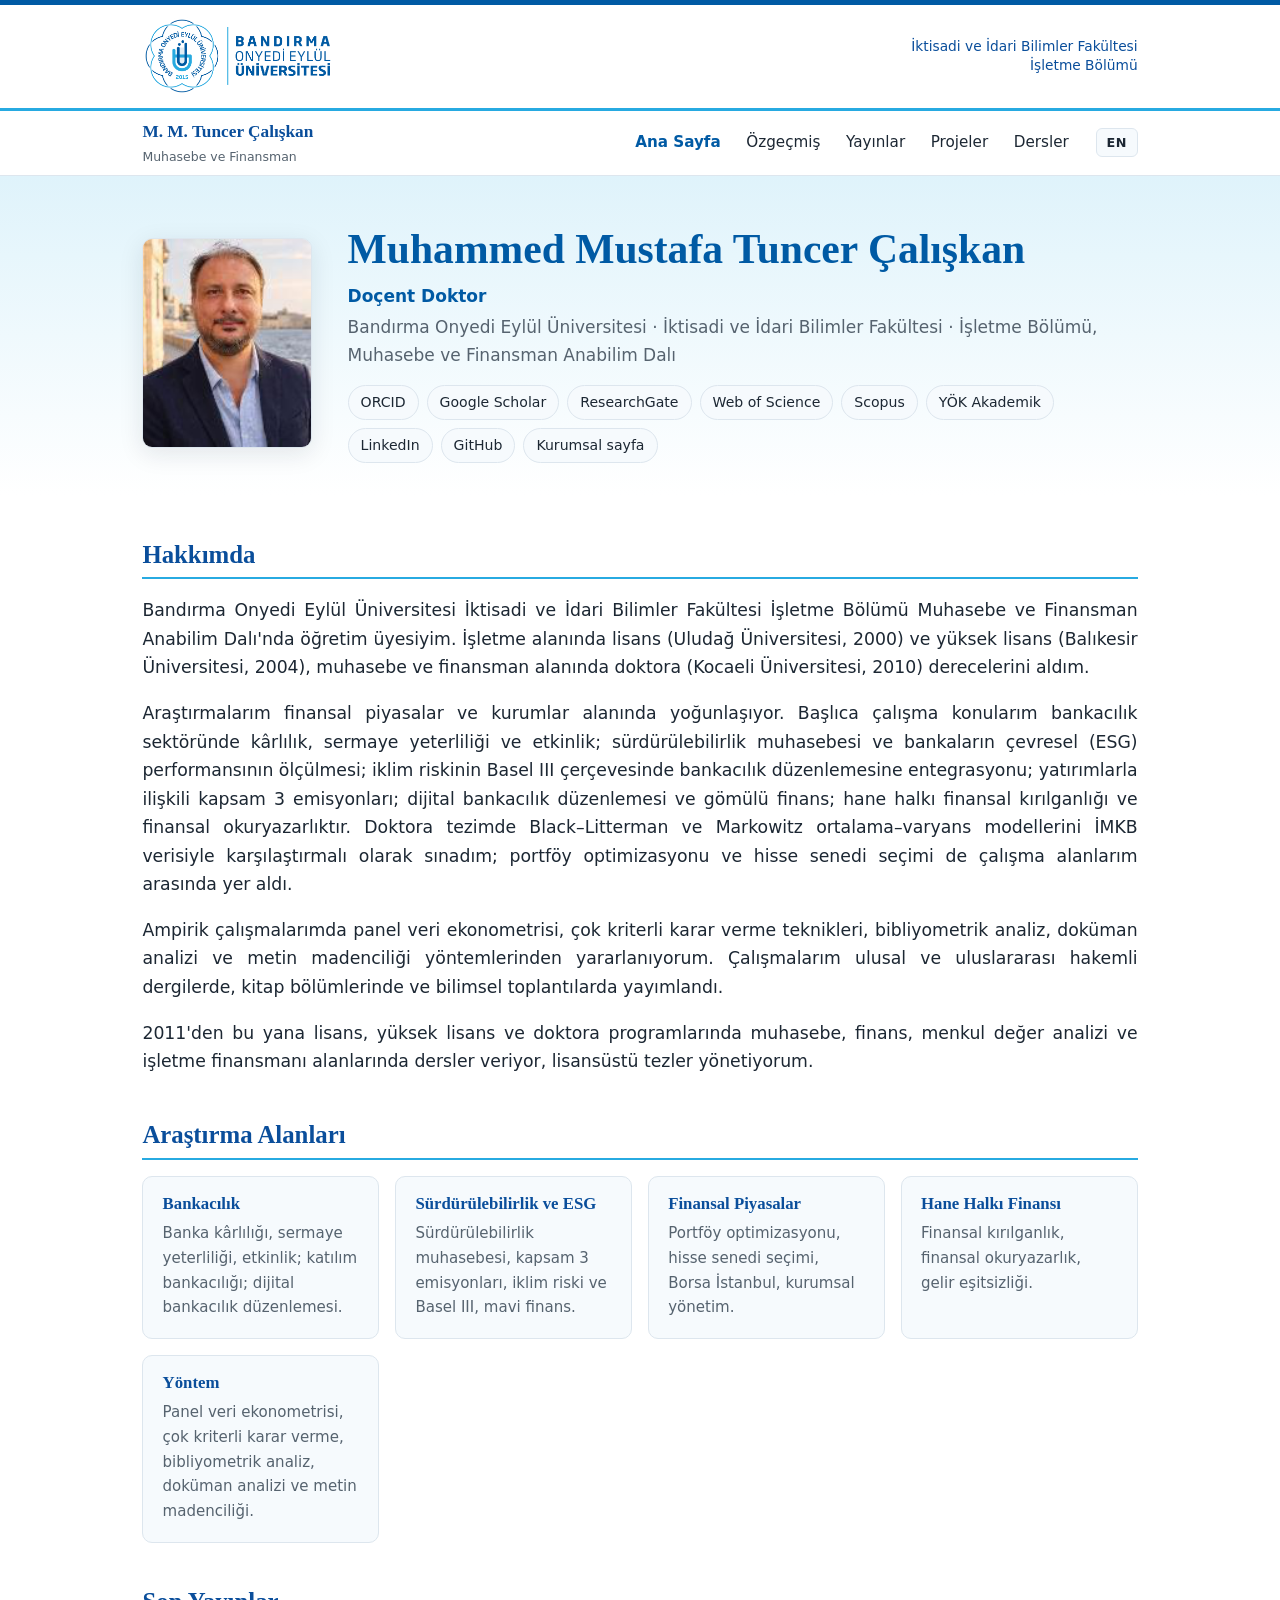
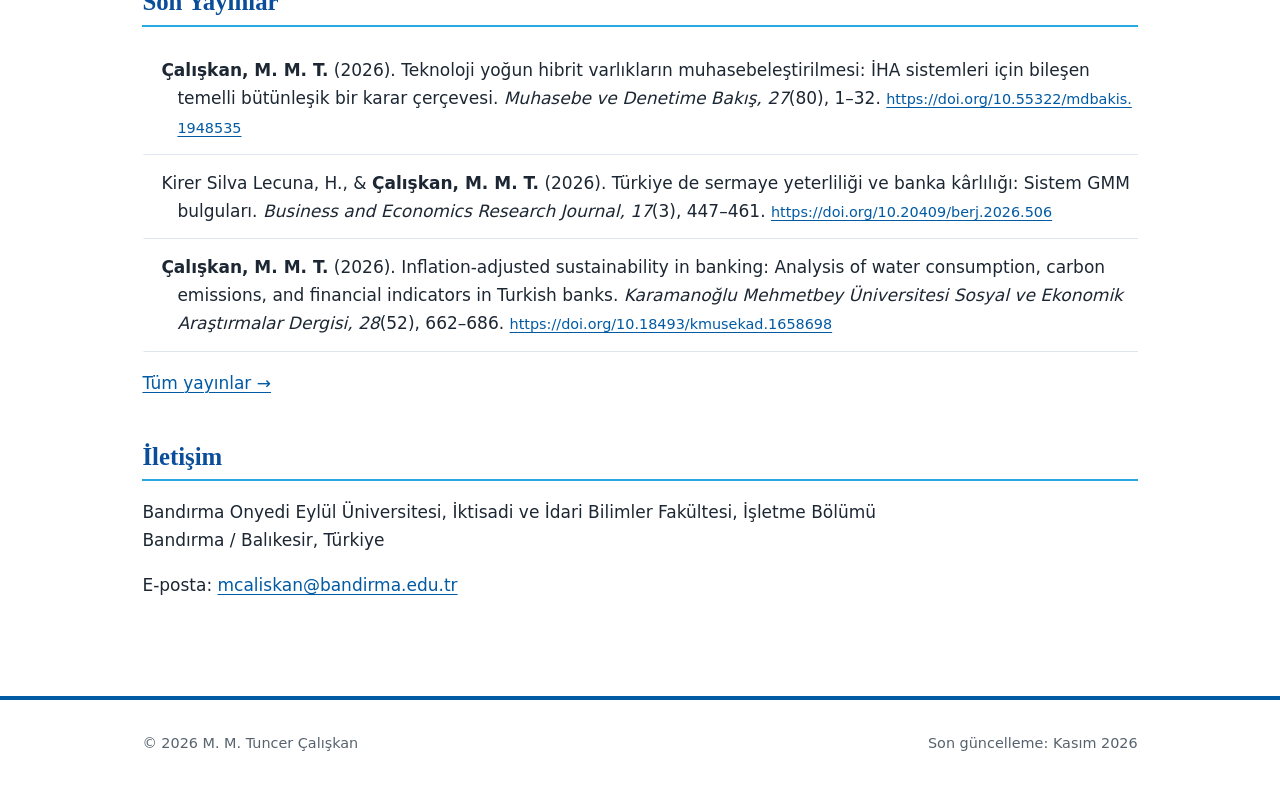
<file: index.html>
<!doctype html>
<html lang="tr">
<head>
<meta charset="utf-8">
<meta name="viewport" content="width=device-width, initial-scale=1">
<title data-tr="Doç. Dr. M. M. Tuncer Çalışkan" data-en="Assoc. Prof. M. M. Tuncer Çalışkan">Doç. Dr. M. M. Tuncer Çalışkan</title>
<meta name="description" content="Doç. Dr. Muhammed Mustafa Tuncer Çalışkan — Bandırma Onyedi Eylül Üniversitesi, Muhasebe ve Finansman. Bankacılık, sürdürülebilirlik/ESG, finansal piyasalar.">
<meta property="og:title" content="Doç. Dr. Muhammed Mustafa Tuncer Çalışkan">
<meta property="og:description" content="Muhasebe ve Finansman · Bandırma Onyedi Eylül Üniversitesi">
<meta property="og:image" content="assets/img/profil.png">
<link rel="icon" href="assets/img/favicon.svg" type="image/svg+xml">
<link rel="stylesheet" href="assets/css/style.css">
<script type="application/ld+json">
{
  "@context": "https://schema.org",
  "@type": "Person",
  "name": "Muhammed Mustafa Tuncer Çalışkan",
  "jobTitle": "Doçent / Associate Professor",
  "affiliation": { "@type": "CollegeOrUniversity", "name": "Bandırma Onyedi Eylül Üniversitesi" },
  "sameAs": [
    "https://orcid.org/0000-0001-7566-2138",
    "https://scholar.google.com/citations?user=iWbZuvQAAAAJ",
    "https://www.researchgate.net/profile/Muhammed-Mustafa-Tuncer-Caliskan-2",
    "https://www.webofscience.com/wos/author/record/AAG-2807-2021",
    "https://www.linkedin.com/in/muhammed-mustafa-tuncer-%C3%A7ali%C5%9Fkan-45247a348/",
    "https://github.com/mmtcaliskan"
  ]
}
</script>
</head>
<body>
<div class="uni-bar"><div class="wrap">
  <a class="uni-logo" href="https://www.bandirma.edu.tr">
    <img data-l="tr" src="assets/img/banu-logo-tr.png" alt="Bandırma Onyedi Eylül Üniversitesi" width="189" height="80">
    <img data-l="en" src="assets/img/banu-logo-en.png" alt="Bandırma Onyedi Eylül University" width="189" height="80">
  </a>
  <span class="uni-unit"><span data-l="tr">İktisadi ve İdari Bilimler Fakültesi<br>İşletme Bölümü</span><span data-l="en">Faculty of Economics and Administrative Sciences<br>Department of Business Administration</span></span>
</div></div>
<header class="site-header"><div class="wrap">
  <a class="brand" href="index.html">M. M. Tuncer Çalışkan<small><span data-l="tr">Muhasebe ve Finansman</span><span data-l="en">Accounting and Finance</span></small></a>
  <nav class="main" aria-label="Ana menü">
    <a href="index.html" aria-current="page"><span data-l="tr">Ana Sayfa</span><span data-l="en">Home</span></a>
    <a href="ozgecmis.html"><span data-l="tr">Özgeçmiş</span><span data-l="en">CV</span></a>
    <a href="yayinlar.html"><span data-l="tr">Yayınlar</span><span data-l="en">Publications</span></a>
    <a href="projeler.html"><span data-l="tr">Projeler</span><span data-l="en">Projects</span></a>
    <a href="dersler.html"><span data-l="tr">Dersler</span><span data-l="en">Teaching</span></a>
  </nav>
  <button class="lang-btn" type="button">EN</button>
  <button class="icon-btn menu-btn" type="button" aria-expanded="false" aria-label="Menü">☰</button>
</div></header>

<main>
  <section class="hero"><div class="wrap">
    <img class="portrait" src="assets/img/profil.png" alt="M. M. Tuncer Çalışkan" width="170" height="210">
    <div>
      <h1>Muhammed Mustafa Tuncer Çalışkan</h1>
      <p class="title"><span data-l="tr">Doçent Doktor</span><span data-l="en">Associate Professor</span></p>
      <p class="affil">
        <span data-l="tr">Bandırma Onyedi Eylül Üniversitesi · İktisadi ve İdari Bilimler Fakültesi · İşletme Bölümü, Muhasebe ve Finansman Anabilim Dalı</span>
        <span data-l="en">Bandırma Onyedi Eylül University · Faculty of Economics and Administrative Sciences · Department of Business Administration, Accounting and Finance</span>
      </p>
      <ul class="links">
        <li><a href="https://orcid.org/0000-0001-7566-2138" rel="me">ORCID</a></li>
        <li><a href="https://scholar.google.com/citations?user=iWbZuvQAAAAJ" rel="me">Google Scholar</a></li>
        <li><a href="https://www.researchgate.net/profile/Muhammed-Mustafa-Tuncer-Caliskan-2" rel="me">ResearchGate</a></li>
        <li><a href="https://www.webofscience.com/wos/author/record/AAG-2807-2021">Web of Science</a></li>
        <li><a href="https://www.scopus.com/authid/detail.uri?authorId=57226446310">Scopus</a></li>
        <li><a href="https://akademik.yok.gov.tr/academician-details?authorGuidId=75246D884F9D9828"><span data-l="tr">YÖK Akademik</span><span data-l="en">YÖK Academic</span></a></li>
        <li><a href="https://www.linkedin.com/in/muhammed-mustafa-tuncer-%C3%A7ali%C5%9Fkan-45247a348/" rel="me">LinkedIn</a></li>
        <li><a href="https://github.com/mmtcaliskan" rel="me">GitHub</a></li>
        <li><a href="https://web.bandirma.edu.tr/mcaliskan"><span data-l="tr">Kurumsal sayfa</span><span data-l="en">University page</span></a></li>
      </ul>
    </div>
  </div></section>

  <div class="wrap">
    <h2><span data-l="tr">Hakkımda</span><span data-l="en">About</span></h2>
    <div data-l="tr" class="lead">
      <p>Bandırma Onyedi Eylül Üniversitesi İktisadi ve İdari Bilimler Fakültesi İşletme Bölümü Muhasebe ve Finansman Anabilim Dalı'nda öğretim üyesiyim. İşletme alanında lisans (Uludağ Üniversitesi, 2000) ve yüksek lisans (Balıkesir Üniversitesi, 2004), muhasebe ve finansman alanında doktora (Kocaeli Üniversitesi, 2010) derecelerini aldım.</p>
      <p>Araştırmalarım finansal piyasalar ve kurumlar alanında yoğunlaşıyor. Başlıca çalışma konularım bankacılık sektöründe kârlılık, sermaye yeterliliği ve etkinlik; sürdürülebilirlik muhasebesi ve bankaların çevresel (ESG) performansının ölçülmesi; iklim riskinin Basel III çerçevesinde bankacılık düzenlemesine entegrasyonu; yatırımlarla ilişkili kapsam 3 emisyonları; dijital bankacılık düzenlemesi ve gömülü finans; hane halkı finansal kırılganlığı ve finansal okuryazarlıktır. Doktora tezimde Black–Litterman ve Markowitz ortalama–varyans modellerini İMKB verisiyle karşılaştırmalı olarak sınadım; portföy optimizasyonu ve hisse senedi seçimi de çalışma alanlarım arasında yer aldı.</p>
      <p>Ampirik çalışmalarımda panel veri ekonometrisi, çok kriterli karar verme teknikleri, bibliyometrik analiz, doküman analizi ve metin madenciliği yöntemlerinden yararlanıyorum. Çalışmalarım ulusal ve uluslararası hakemli dergilerde, kitap bölümlerinde ve bilimsel toplantılarda yayımlandı.</p>
      <p>2011'den bu yana lisans, yüksek lisans ve doktora programlarında muhasebe, finans, menkul değer analizi ve işletme finansmanı alanlarında dersler veriyor, lisansüstü tezler yönetiyorum.</p>
    </div>
    <div data-l="en" class="lead">
      <p>I am an Associate Professor in the Department of Business Administration (Accounting and Finance) at the Faculty of Economics and Administrative Sciences, Bandırma Onyedi Eylül University. I hold a BA in Business Administration from Uludağ University (2000), an MA in Business Administration from Balıkesir University (2004), and a PhD in Accounting and Finance from Kocaeli University (2010).</p>
      <p>My research focuses on financial markets and institutions. My main research topics are profitability, capital adequacy and efficiency in the banking sector; sustainability accounting and the measurement of banks' environmental (ESG) performance; the integration of climate risk into banking regulation under Basel III; investment-related Scope 3 emissions; digital banking regulation and embedded finance; and household financial fragility and financial literacy. In my doctoral thesis, I tested the Black–Litterman and Markowitz mean–variance models comparatively using Istanbul Stock Exchange (İMKB) data; portfolio optimization and stock selection have also been among my research areas.</p>
      <p>In my empirical work, I employ panel data econometrics, multi-criteria decision-making techniques, bibliometric analysis, document analysis and text mining. My studies have been published in national and international peer-reviewed journals, edited volumes and conference proceedings.</p>
      <p>Since 2011, I have taught courses in accounting, finance, security analysis and business finance in undergraduate, master's and doctoral programmes, and I have supervised graduate theses.</p>
    </div>

    <h2><span data-l="tr">Araştırma Alanları</span><span data-l="en">Research Interests</span></h2>
    <div class="grid">
      <div class="card">
        <h3><span data-l="tr">Bankacılık</span><span data-l="en">Banking</span></h3>
        <p><span data-l="tr">Banka kârlılığı, sermaye yeterliliği, etkinlik; katılım bankacılığı; dijital bankacılık düzenlemesi.</span><span data-l="en">Bank profitability, capital adequacy, efficiency; participation banking; digital banking regulation.</span></p>
      </div>
      <div class="card">
        <h3><span data-l="tr">Sürdürülebilirlik ve ESG</span><span data-l="en">Sustainability and ESG</span></h3>
        <p><span data-l="tr">Sürdürülebilirlik muhasebesi, kapsam 3 emisyonları, iklim riski ve Basel III, mavi finans.</span><span data-l="en">Sustainability accounting, Scope 3 emissions, climate risk and Basel III, blue finance.</span></p>
      </div>
      <div class="card">
        <h3><span data-l="tr">Finansal Piyasalar</span><span data-l="en">Financial Markets</span></h3>
        <p><span data-l="tr">Portföy optimizasyonu, hisse senedi seçimi, Borsa İstanbul, kurumsal yönetim.</span><span data-l="en">Portfolio optimization, stock selection, Borsa Istanbul, corporate governance.</span></p>
      </div>
      <div class="card">
        <h3><span data-l="tr">Hane Halkı Finansı</span><span data-l="en">Household Finance</span></h3>
        <p><span data-l="tr">Finansal kırılganlık, finansal okuryazarlık, gelir eşitsizliği.</span><span data-l="en">Financial fragility, financial literacy, income inequality.</span></p>
      </div>
      <div class="card">
        <h3><span data-l="tr">Yöntem</span><span data-l="en">Methods</span></h3>
        <p><span data-l="tr">Panel veri ekonometrisi, çok kriterli karar verme, bibliyometrik analiz, doküman analizi ve metin madenciliği.</span><span data-l="en">Panel data econometrics, multi-criteria decision making, bibliometric analysis, document analysis and text mining.</span></p>
      </div>
    </div>

    <h2><span data-l="tr">Son Yayınlar</span><span data-l="en">Recent Publications</span></h2>
    <ol class="pubs">
      <li><span class="me">Çalışkan, M. M. T.</span> (2026). Teknoloji yoğun hibrit varlıkların muhasebeleştirilmesi: İHA sistemleri için bileşen temelli bütünleşik bir karar çerçevesi. <em>Muhasebe ve Denetime Bakış, 27</em>(80), 1–32. <a class="doi" href="https://doi.org/10.55322/mdbakis.1948535">https://doi.org/10.55322/mdbakis.1948535</a></li>
      <li>Kirer Silva Lecuna, H., &amp; <span class="me">Çalışkan, M. M. T.</span> (2026). Türkiye de sermaye yeterliliği ve banka kârlılığı: Sistem GMM bulguları. <em>Business and Economics Research Journal, 17</em>(3), 447–461. <a class="doi" href="https://doi.org/10.20409/berj.2026.506">https://doi.org/10.20409/berj.2026.506</a></li>
      <li><span class="me">Çalışkan, M. M. T.</span> (2026). Inflation-adjusted sustainability in banking: Analysis of water consumption, carbon emissions, and financial indicators in Turkish banks. <em>Karamanoğlu Mehmetbey Üniversitesi Sosyal ve Ekonomik Araştırmalar Dergisi, 28</em>(52), 662–686. <a class="doi" href="https://doi.org/10.18493/kmusekad.1658698">https://doi.org/10.18493/kmusekad.1658698</a></li>
    </ol>
    <p><a href="yayinlar.html"><span data-l="tr">Tüm yayınlar →</span><span data-l="en">All publications →</span></a></p>

    <h2><span data-l="tr">İletişim</span><span data-l="en">Contact</span></h2>
    <p>
      <span data-l="tr">Bandırma Onyedi Eylül Üniversitesi, İktisadi ve İdari Bilimler Fakültesi, İşletme Bölümü<br>Bandırma / Balıkesir, Türkiye</span>
      <span data-l="en">Bandırma Onyedi Eylül University, Faculty of Economics and Administrative Sciences, Department of Business Administration<br>Bandırma / Balıkesir, Türkiye</span>
    </p>
    <p data-email-wrap><span data-l="tr">E-posta:</span><span data-l="en">Email:</span> <a data-email href="#">—</a></p>
  </div>
</main>

<footer class="site-footer"><div class="wrap">
  <span>© 2026 M. M. Tuncer Çalışkan</span>
  <span><span data-l="tr">Son güncelleme: Kasım 2026</span><span data-l="en">Last updated: November 2026</span></span>
</div></footer>
<script src="assets/js/main.js"></script>
</body>
</html>
</file>
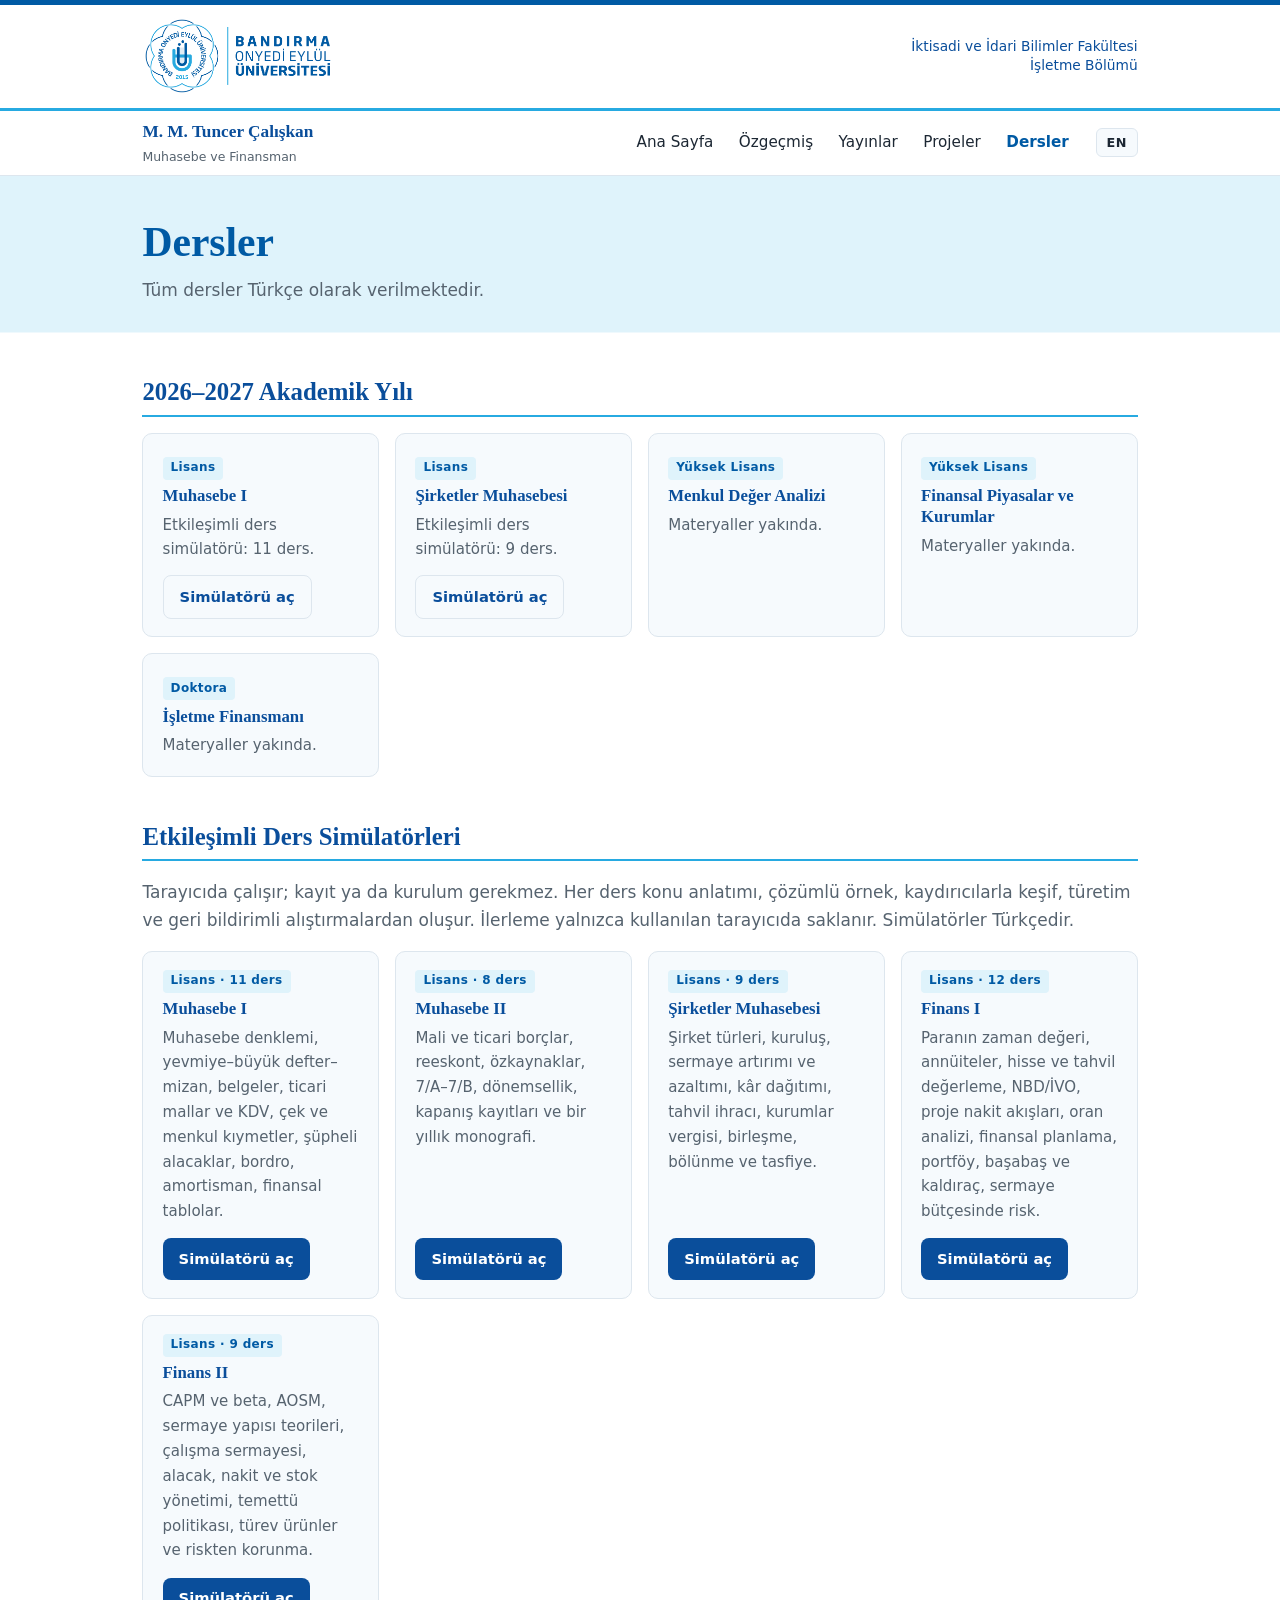
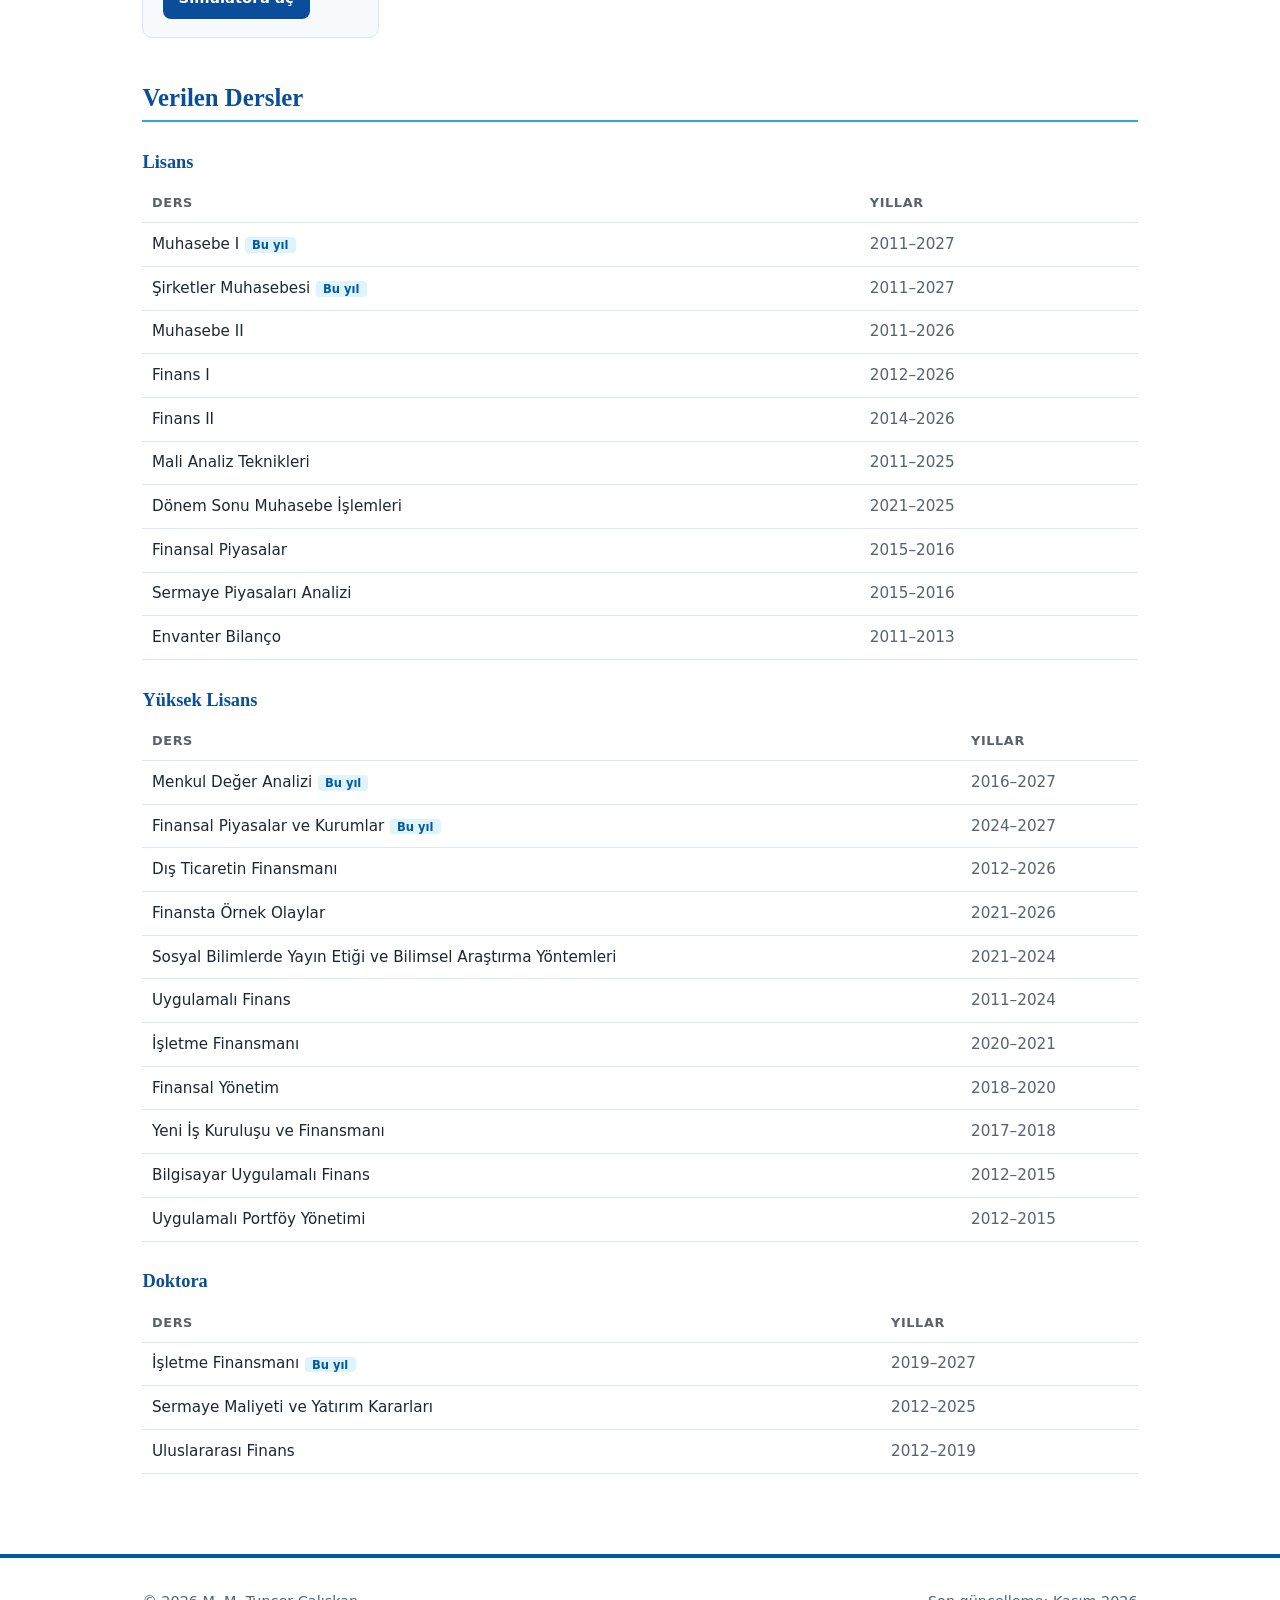
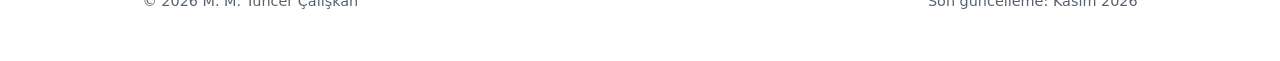
<file: dersler.html>
<!doctype html>
<html lang="tr">
<head>
<meta charset="utf-8">
<meta name="viewport" content="width=device-width, initial-scale=1">
<title data-tr="Dersler · M. M. Tuncer Çalışkan" data-en="Teaching · M. M. Tuncer Çalışkan">Dersler · M. M. Tuncer Çalışkan</title>
<meta name="description" content="Lisans, yüksek lisans ve doktora dersleri; muhasebe ve finans dersleri için etkileşimli simülatörler.">
<link rel="icon" href="assets/img/favicon.svg" type="image/svg+xml">
<link rel="stylesheet" href="assets/css/style.css">
</head>
<body>
<div class="uni-bar"><div class="wrap">
  <a class="uni-logo" href="https://www.bandirma.edu.tr">
    <img data-l="tr" src="assets/img/banu-logo-tr.png" alt="Bandırma Onyedi Eylül Üniversitesi" width="189" height="80">
    <img data-l="en" src="assets/img/banu-logo-en.png" alt="Bandırma Onyedi Eylül University" width="189" height="80">
  </a>
  <span class="uni-unit"><span data-l="tr">İktisadi ve İdari Bilimler Fakültesi<br>İşletme Bölümü</span><span data-l="en">Faculty of Economics and Administrative Sciences<br>Department of Business Administration</span></span>
</div></div>
<header class="site-header"><div class="wrap">
  <a class="brand" href="index.html">M. M. Tuncer Çalışkan<small><span data-l="tr">Muhasebe ve Finansman</span><span data-l="en">Accounting and Finance</span></small></a>
  <nav class="main" aria-label="Ana menü">
    <a href="index.html"><span data-l="tr">Ana Sayfa</span><span data-l="en">Home</span></a>
    <a href="ozgecmis.html"><span data-l="tr">Özgeçmiş</span><span data-l="en">CV</span></a>
    <a href="yayinlar.html"><span data-l="tr">Yayınlar</span><span data-l="en">Publications</span></a>
    <a href="projeler.html"><span data-l="tr">Projeler</span><span data-l="en">Projects</span></a>
    <a href="dersler.html" aria-current="page"><span data-l="tr">Dersler</span><span data-l="en">Teaching</span></a>
  </nav>
  <button class="lang-btn" type="button">EN</button>
  <button class="icon-btn menu-btn" type="button" aria-expanded="false" aria-label="Menü">☰</button>
</div></header>

<main><div class="wrap">
  <div class="page-head">
    <h1><span data-l="tr">Dersler</span><span data-l="en">Teaching</span></h1>
    <p><span data-l="tr">Tüm dersler Türkçe olarak verilmektedir.</span><span data-l="en">All courses are taught in Turkish.</span></p>
  </div>

  <h2><span data-l="tr">2026–2027 Akademik Yılı</span><span data-l="en">Academic Year 2026–2027</span></h2>
  <div class="grid">
    <div class="card"><span class="tag"><span data-l="tr">Lisans</span><span data-l="en">Undergraduate</span></span>
      <h3><span data-l="tr">Muhasebe I</span><span data-l="en">Accounting I</span></h3>
      <p><span data-l="tr">Etkileşimli ders simülatörü: 11 ders.</span><span data-l="en">Interactive course simulator: 11 lessons.</span></p>
      <a class="btn ghost" href="dersler/simulatorler/muhasebe1.html"><span data-l="tr">Simülatörü aç</span><span data-l="en">Open simulator</span></a></div>
    <div class="card"><span class="tag"><span data-l="tr">Lisans</span><span data-l="en">Undergraduate</span></span>
      <h3><span data-l="tr">Şirketler Muhasebesi</span><span data-l="en">Corporate Accounting</span></h3>
      <p><span data-l="tr">Etkileşimli ders simülatörü: 9 ders.</span><span data-l="en">Interactive course simulator: 9 lessons.</span></p>
      <a class="btn ghost" href="dersler/simulatorler/sirketler-muhasebesi.html"><span data-l="tr">Simülatörü aç</span><span data-l="en">Open simulator</span></a></div>
    <div class="card"><span class="tag"><span data-l="tr">Yüksek Lisans</span><span data-l="en">Master's</span></span>
      <h3><span data-l="tr">Menkul Değer Analizi</span><span data-l="en">Security Analysis</span></h3>
      <p><span data-l="tr">Materyaller yakında.</span><span data-l="en">Materials coming soon.</span></p></div>
    <div class="card"><span class="tag"><span data-l="tr">Yüksek Lisans</span><span data-l="en">Master's</span></span>
      <h3><span data-l="tr">Finansal Piyasalar ve Kurumlar</span><span data-l="en">Financial Markets and Institutions</span></h3>
      <p><span data-l="tr">Materyaller yakında.</span><span data-l="en">Materials coming soon.</span></p></div>
    <div class="card"><span class="tag"><span data-l="tr">Doktora</span><span data-l="en">PhD</span></span>
      <h3><span data-l="tr">İşletme Finansmanı</span><span data-l="en">Business Finance</span></h3>
      <p><span data-l="tr">Materyaller yakında.</span><span data-l="en">Materials coming soon.</span></p></div>
  </div>

  <h2 id="simulatorler"><span data-l="tr">Etkileşimli Ders Simülatörleri</span><span data-l="en">Interactive Course Simulators</span></h2>
  <p class="muted"><span data-l="tr">Tarayıcıda çalışır; kayıt ya da kurulum gerekmez. Her ders konu anlatımı, çözümlü örnek, kaydırıcılarla keşif, türetim ve geri bildirimli alıştırmalardan oluşur. İlerleme yalnızca kullanılan tarayıcıda saklanır. Simülatörler Türkçedir.</span><span data-l="en">Runs in the browser; no sign-up or installation. Each lesson combines a short text, a worked example, slider-based explorations, a derivation and exercises with feedback. Progress is stored only in your browser. The simulators are in Turkish.</span></p>
  <div class="grid sims">
    <div class="card"><span class="tag"><span data-l="tr">Lisans · 11 ders</span><span data-l="en">Undergraduate · 11 lessons</span></span>
      <h3><span data-l="tr">Muhasebe I</span><span data-l="en">Accounting I</span></h3>
      <p><span data-l="tr">Muhasebe denklemi, yevmiye–büyük defter–mizan, belgeler, ticari mallar ve KDV, çek ve menkul kıymetler, şüpheli alacaklar, bordro, amortisman, finansal tablolar.</span><span data-l="en">Accounting equation, journal–ledger–trial balance, documents, inventory and VAT, cheques and securities, doubtful receivables, payroll, depreciation, financial statements.</span></p>
      <a class="btn" href="dersler/simulatorler/muhasebe1.html"><span data-l="tr">Simülatörü aç</span><span data-l="en">Open simulator</span></a></div>
    <div class="card"><span class="tag"><span data-l="tr">Lisans · 8 ders</span><span data-l="en">Undergraduate · 8 lessons</span></span>
      <h3><span data-l="tr">Muhasebe II</span><span data-l="en">Accounting II</span></h3>
      <p><span data-l="tr">Mali ve ticari borçlar, reeskont, özkaynaklar, 7/A–7/B, dönemsellik, kapanış kayıtları ve bir yıllık monografi.</span><span data-l="en">Financial and trade liabilities, discounting of notes, equity, cost accounts (7/A–7/B), accruals and deferrals, closing entries and a full-year case.</span></p>
      <a class="btn" href="dersler/simulatorler/muhasebe2.html"><span data-l="tr">Simülatörü aç</span><span data-l="en">Open simulator</span></a></div>
    <div class="card"><span class="tag"><span data-l="tr">Lisans · 9 ders</span><span data-l="en">Undergraduate · 9 lessons</span></span>
      <h3><span data-l="tr">Şirketler Muhasebesi</span><span data-l="en">Corporate Accounting</span></h3>
      <p><span data-l="tr">Şirket türleri, kuruluş, sermaye artırımı ve azaltımı, kâr dağıtımı, tahvil ihracı, kurumlar vergisi, birleşme, bölünme ve tasfiye.</span><span data-l="en">Company types, formation, capital increases and reductions, profit distribution, bond issues, corporate tax, mergers, demergers and liquidation.</span></p>
      <a class="btn" href="dersler/simulatorler/sirketler-muhasebesi.html"><span data-l="tr">Simülatörü aç</span><span data-l="en">Open simulator</span></a></div>
    <div class="card"><span class="tag"><span data-l="tr">Lisans · 12 ders</span><span data-l="en">Undergraduate · 12 lessons</span></span>
      <h3><span data-l="tr">Finans I</span><span data-l="en">Finance I</span></h3>
      <p><span data-l="tr">Paranın zaman değeri, annüiteler, hisse ve tahvil değerleme, NBD/İVO, proje nakit akışları, oran analizi, finansal planlama, portföy, başabaş ve kaldıraç, sermaye bütçesinde risk.</span><span data-l="en">Time value of money, annuities, stock and bond valuation, NPV/IRR, project cash flows, ratio analysis, financial planning, portfolios, break-even and leverage, risk in capital budgeting.</span></p>
      <a class="btn" href="dersler/simulatorler/finans1.html"><span data-l="tr">Simülatörü aç</span><span data-l="en">Open simulator</span></a></div>
    <div class="card"><span class="tag"><span data-l="tr">Lisans · 9 ders</span><span data-l="en">Undergraduate · 9 lessons</span></span>
      <h3><span data-l="tr">Finans II</span><span data-l="en">Finance II</span></h3>
      <p><span data-l="tr">CAPM ve beta, AOSM, sermaye yapısı teorileri, çalışma sermayesi, alacak, nakit ve stok yönetimi, temettü politikası, türev ürünler ve riskten korunma.</span><span data-l="en">CAPM and beta, WACC, capital structure theories, working capital, receivables, cash and inventory management, dividend policy, derivatives and hedging.</span></p>
      <a class="btn" href="dersler/simulatorler/finans2.html"><span data-l="tr">Simülatörü aç</span><span data-l="en">Open simulator</span></a></div>
  </div>

  <h2><span data-l="tr">Verilen Dersler</span><span data-l="en">Courses Taught</span></h2>

  <h3><span data-l="tr">Lisans</span><span data-l="en">Undergraduate</span></h3>
  <table>
    <thead><tr><th><span data-l="tr">Ders</span><span data-l="en">Course</span></th><th><span data-l="tr">Yıllar</span><span data-l="en">Years</span></th></tr></thead>
    <tbody>
      <tr><td><span data-l="tr">Muhasebe I</span><span data-l="en">Accounting I</span><span class="badge-now"><span data-l="tr">Bu yıl</span><span data-l="en">Current</span></span></td><td class="yr">2011–2027</td></tr>
      <tr><td><span data-l="tr">Şirketler Muhasebesi</span><span data-l="en">Corporate Accounting</span><span class="badge-now"><span data-l="tr">Bu yıl</span><span data-l="en">Current</span></span></td><td class="yr">2011–2027</td></tr>
      <tr><td><span data-l="tr">Muhasebe II</span><span data-l="en">Accounting II</span></td><td class="yr">2011–2026</td></tr>
      <tr><td><span data-l="tr">Finans I</span><span data-l="en">Finance I</span></td><td class="yr">2012–2026</td></tr>
      <tr><td><span data-l="tr">Finans II</span><span data-l="en">Finance II</span></td><td class="yr">2014–2026</td></tr>
      <tr><td><span data-l="tr">Mali Analiz Teknikleri</span><span data-l="en">Financial Analysis Techniques</span></td><td class="yr">2011–2025</td></tr>
      <tr><td><span data-l="tr">Dönem Sonu Muhasebe İşlemleri</span><span data-l="en">Year-End Accounting Procedures</span></td><td class="yr">2021–2025</td></tr>
      <tr><td><span data-l="tr">Finansal Piyasalar</span><span data-l="en">Financial Markets</span></td><td class="yr">2015–2016</td></tr>
      <tr><td><span data-l="tr">Sermaye Piyasaları Analizi</span><span data-l="en">Capital Markets Analysis</span></td><td class="yr">2015–2016</td></tr>
      <tr><td><span data-l="tr">Envanter Bilanço</span><span data-l="en">Inventory and Balance Sheet</span></td><td class="yr">2011–2013</td></tr>
    </tbody>
  </table>

  <h3><span data-l="tr">Yüksek Lisans</span><span data-l="en">Master's</span></h3>
  <table>
    <thead><tr><th><span data-l="tr">Ders</span><span data-l="en">Course</span></th><th><span data-l="tr">Yıllar</span><span data-l="en">Years</span></th></tr></thead>
    <tbody>
      <tr><td><span data-l="tr">Menkul Değer Analizi</span><span data-l="en">Security Analysis</span><span class="badge-now"><span data-l="tr">Bu yıl</span><span data-l="en">Current</span></span></td><td class="yr">2016–2027</td></tr>
      <tr><td><span data-l="tr">Finansal Piyasalar ve Kurumlar</span><span data-l="en">Financial Markets and Institutions</span><span class="badge-now"><span data-l="tr">Bu yıl</span><span data-l="en">Current</span></span></td><td class="yr">2024–2027</td></tr>
      <tr><td><span data-l="tr">Dış Ticaretin Finansmanı</span><span data-l="en">Foreign Trade Finance</span></td><td class="yr">2012–2026</td></tr>
      <tr><td><span data-l="tr">Finansta Örnek Olaylar</span><span data-l="en">Case Studies in Finance</span></td><td class="yr">2021–2026</td></tr>
      <tr><td><span data-l="tr">Sosyal Bilimlerde Yayın Etiği ve Bilimsel Araştırma Yöntemleri</span><span data-l="en">Publication Ethics and Research Methods in Social Sciences</span></td><td class="yr">2021–2024</td></tr>
      <tr><td><span data-l="tr">Uygulamalı Finans</span><span data-l="en">Applied Finance</span></td><td class="yr">2011–2024</td></tr>
      <tr><td><span data-l="tr">İşletme Finansmanı</span><span data-l="en">Business Finance</span></td><td class="yr">2020–2021</td></tr>
      <tr><td><span data-l="tr">Finansal Yönetim</span><span data-l="en">Financial Management</span></td><td class="yr">2018–2020</td></tr>
      <tr><td><span data-l="tr">Yeni İş Kuruluşu ve Finansmanı</span><span data-l="en">New Venture Creation and Financing</span></td><td class="yr">2017–2018</td></tr>
      <tr><td><span data-l="tr">Bilgisayar Uygulamalı Finans</span><span data-l="en">Computer-Aided Finance</span></td><td class="yr">2012–2015</td></tr>
      <tr><td><span data-l="tr">Uygulamalı Portföy Yönetimi</span><span data-l="en">Applied Portfolio Management</span></td><td class="yr">2012–2015</td></tr>
    </tbody>
  </table>

  <h3><span data-l="tr">Doktora</span><span data-l="en">PhD</span></h3>
  <table>
    <thead><tr><th><span data-l="tr">Ders</span><span data-l="en">Course</span></th><th><span data-l="tr">Yıllar</span><span data-l="en">Years</span></th></tr></thead>
    <tbody>
      <tr><td><span data-l="tr">İşletme Finansmanı</span><span data-l="en">Business Finance</span><span class="badge-now"><span data-l="tr">Bu yıl</span><span data-l="en">Current</span></span></td><td class="yr">2019–2027</td></tr>
      <tr><td><span data-l="tr">Sermaye Maliyeti ve Yatırım Kararları</span><span data-l="en">Cost of Capital and Investment Decisions</span></td><td class="yr">2012–2025</td></tr>
      <tr><td><span data-l="tr">Uluslararası Finans</span><span data-l="en">International Finance</span></td><td class="yr">2012–2019</td></tr>
    </tbody>
  </table>
</div></main>

<footer class="site-footer"><div class="wrap">
  <span>© 2026 M. M. Tuncer Çalışkan</span>
  <span><span data-l="tr">Son güncelleme: Kasım 2026</span><span data-l="en">Last updated: November 2026</span></span>
</div></footer>
<script src="assets/js/main.js"></script>
</body>
</html>
</file>
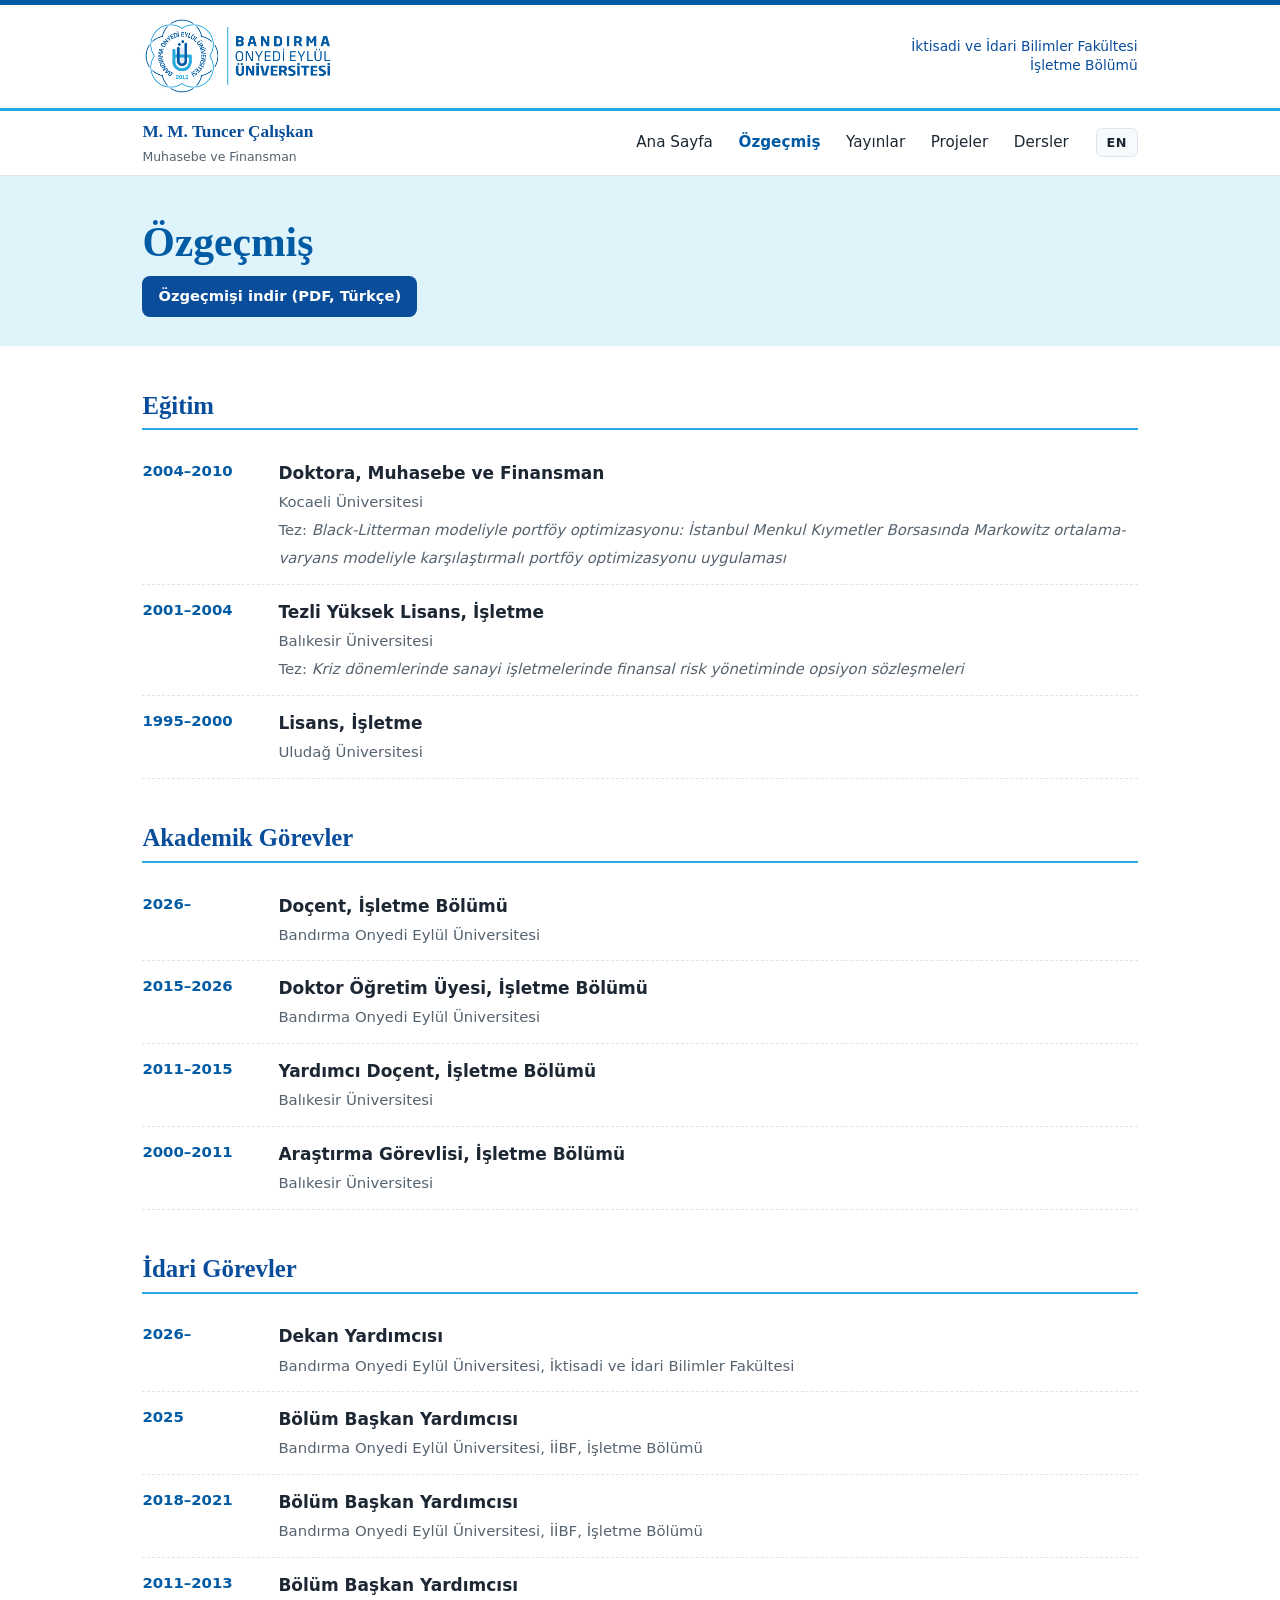
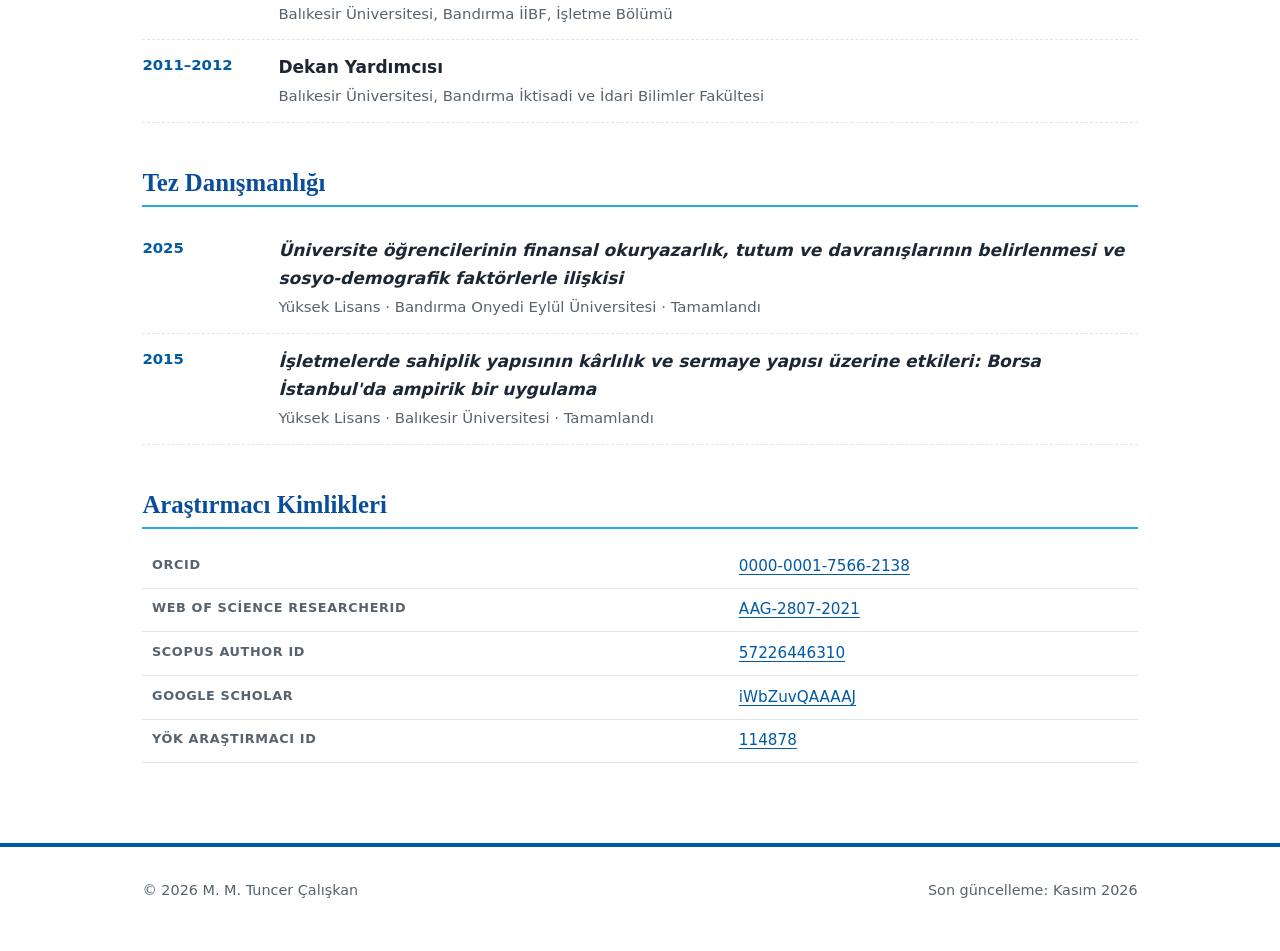
<file: ozgecmis.html>
<!doctype html>
<html lang="tr">
<head>
<meta charset="utf-8">
<meta name="viewport" content="width=device-width, initial-scale=1">
<title data-tr="Özgeçmiş · M. M. Tuncer Çalışkan" data-en="CV · M. M. Tuncer Çalışkan">Özgeçmiş · M. M. Tuncer Çalışkan</title>
<meta name="description" content="Akademik özgeçmiş: eğitim, akademik ve idari görevler, tez danışmanlığı.">
<link rel="icon" href="assets/img/favicon.svg" type="image/svg+xml">
<link rel="stylesheet" href="assets/css/style.css">
</head>
<body>
<div class="uni-bar"><div class="wrap">
  <a class="uni-logo" href="https://www.bandirma.edu.tr">
    <img data-l="tr" src="assets/img/banu-logo-tr.png" alt="Bandırma Onyedi Eylül Üniversitesi" width="189" height="80">
    <img data-l="en" src="assets/img/banu-logo-en.png" alt="Bandırma Onyedi Eylül University" width="189" height="80">
  </a>
  <span class="uni-unit"><span data-l="tr">İktisadi ve İdari Bilimler Fakültesi<br>İşletme Bölümü</span><span data-l="en">Faculty of Economics and Administrative Sciences<br>Department of Business Administration</span></span>
</div></div>
<header class="site-header"><div class="wrap">
  <a class="brand" href="index.html">M. M. Tuncer Çalışkan<small><span data-l="tr">Muhasebe ve Finansman</span><span data-l="en">Accounting and Finance</span></small></a>
  <nav class="main" aria-label="Ana menü">
    <a href="index.html"><span data-l="tr">Ana Sayfa</span><span data-l="en">Home</span></a>
    <a href="ozgecmis.html" aria-current="page"><span data-l="tr">Özgeçmiş</span><span data-l="en">CV</span></a>
    <a href="yayinlar.html"><span data-l="tr">Yayınlar</span><span data-l="en">Publications</span></a>
    <a href="projeler.html"><span data-l="tr">Projeler</span><span data-l="en">Projects</span></a>
    <a href="dersler.html"><span data-l="tr">Dersler</span><span data-l="en">Teaching</span></a>
  </nav>
  <button class="lang-btn" type="button">EN</button>
  <button class="icon-btn menu-btn" type="button" aria-expanded="false" aria-label="Menü">☰</button>
</div></header>

<main><div class="wrap">
  <div class="page-head">
    <h1><span data-l="tr">Özgeçmiş</span><span data-l="en">Curriculum Vitae</span></h1>
    <p><a class="btn" href="assets/cv.pdf" download><span data-l="tr">Özgeçmişi indir (PDF, Türkçe)</span><span data-l="en">Download CV (PDF, Turkish)</span></a></p>
  </div>

  <h2><span data-l="tr">Eğitim</span><span data-l="en">Education</span></h2>
  <ul class="timeline">
    <li><span class="yr">2004–2010</span><div>
      <strong><span data-l="tr">Doktora, Muhasebe ve Finansman</span><span data-l="en">PhD, Accounting and Finance</span></strong>
      <span class="sub"><span data-l="tr">Kocaeli Üniversitesi</span><span data-l="en">Kocaeli University</span></span><br>
      <span class="sub"><span data-l="tr">Tez:</span><span data-l="en">Thesis (in Turkish):</span> <em>Black-Litterman modeliyle portföy optimizasyonu: İstanbul Menkul Kıymetler Borsasında Markowitz ortalama-varyans modeliyle karşılaştırmalı portföy optimizasyonu uygulaması</em></span>
    </div></li>
    <li><span class="yr">2001–2004</span><div>
      <strong><span data-l="tr">Tezli Yüksek Lisans, İşletme</span><span data-l="en">MA (with thesis), Business Administration</span></strong>
      <span class="sub"><span data-l="tr">Balıkesir Üniversitesi</span><span data-l="en">Balıkesir University</span></span><br>
      <span class="sub"><span data-l="tr">Tez:</span><span data-l="en">Thesis (in Turkish):</span> <em>Kriz dönemlerinde sanayi işletmelerinde finansal risk yönetiminde opsiyon sözleşmeleri</em></span>
    </div></li>
    <li><span class="yr">1995–2000</span><div>
      <strong><span data-l="tr">Lisans, İşletme</span><span data-l="en">BA, Business Administration</span></strong>
      <span class="sub"><span data-l="tr">Uludağ Üniversitesi</span><span data-l="en">Uludağ University</span></span>
    </div></li>
  </ul>

  <h2><span data-l="tr">Akademik Görevler</span><span data-l="en">Academic Positions</span></h2>
  <ul class="timeline">
    <li><span class="yr">2026–</span><div>
      <strong><span data-l="tr">Doçent, İşletme Bölümü</span><span data-l="en">Associate Professor, Department of Business Administration</span></strong>
      <span class="sub"><span data-l="tr">Bandırma Onyedi Eylül Üniversitesi</span><span data-l="en">Bandırma Onyedi Eylül University</span></span>
    </div></li>
    <li><span class="yr">2015–2026</span><div>
      <strong><span data-l="tr">Doktor Öğretim Üyesi, İşletme Bölümü</span><span data-l="en">Assistant Professor, Department of Business Administration</span></strong>
      <span class="sub"><span data-l="tr">Bandırma Onyedi Eylül Üniversitesi</span><span data-l="en">Bandırma Onyedi Eylül University</span></span>
    </div></li>
    <li><span class="yr">2011–2015</span><div>
      <strong><span data-l="tr">Yardımcı Doçent, İşletme Bölümü</span><span data-l="en">Assistant Professor, Department of Business Administration</span></strong>
      <span class="sub"><span data-l="tr">Balıkesir Üniversitesi</span><span data-l="en">Balıkesir University</span></span>
    </div></li>
    <li><span class="yr">2000–2011</span><div>
      <strong><span data-l="tr">Araştırma Görevlisi, İşletme Bölümü</span><span data-l="en">Research Assistant, Department of Business Administration</span></strong>
      <span class="sub"><span data-l="tr">Balıkesir Üniversitesi</span><span data-l="en">Balıkesir University</span></span>
    </div></li>
  </ul>

  <h2><span data-l="tr">İdari Görevler</span><span data-l="en">Administrative Duties</span></h2>
  <ul class="timeline">
    <li><span class="yr">2026–</span><div>
      <strong><span data-l="tr">Dekan Yardımcısı</span><span data-l="en">Vice Dean</span></strong>
      <span class="sub"><span data-l="tr">Bandırma Onyedi Eylül Üniversitesi, İktisadi ve İdari Bilimler Fakültesi</span><span data-l="en">Bandırma Onyedi Eylül University, Faculty of Economics and Administrative Sciences</span></span>
    </div></li>
    <li><span class="yr">2025</span><div>
      <strong><span data-l="tr">Bölüm Başkan Yardımcısı</span><span data-l="en">Deputy Head of Department</span></strong>
      <span class="sub"><span data-l="tr">Bandırma Onyedi Eylül Üniversitesi, İİBF, İşletme Bölümü</span><span data-l="en">Bandırma Onyedi Eylül University, Department of Business Administration</span></span>
    </div></li>
    <li><span class="yr">2018–2021</span><div>
      <strong><span data-l="tr">Bölüm Başkan Yardımcısı</span><span data-l="en">Deputy Head of Department</span></strong>
      <span class="sub"><span data-l="tr">Bandırma Onyedi Eylül Üniversitesi, İİBF, İşletme Bölümü</span><span data-l="en">Bandırma Onyedi Eylül University, Department of Business Administration</span></span>
    </div></li>
    <li><span class="yr">2011–2013</span><div>
      <strong><span data-l="tr">Bölüm Başkan Yardımcısı</span><span data-l="en">Deputy Head of Department</span></strong>
      <span class="sub"><span data-l="tr">Balıkesir Üniversitesi, Bandırma İİBF, İşletme Bölümü</span><span data-l="en">Balıkesir University, Bandırma Faculty of Economics and Administrative Sciences</span></span>
    </div></li>
    <li><span class="yr">2011–2012</span><div>
      <strong><span data-l="tr">Dekan Yardımcısı</span><span data-l="en">Vice Dean</span></strong>
      <span class="sub"><span data-l="tr">Balıkesir Üniversitesi, Bandırma İktisadi ve İdari Bilimler Fakültesi</span><span data-l="en">Balıkesir University, Bandırma Faculty of Economics and Administrative Sciences</span></span>
    </div></li>
  </ul>

  <h2><span data-l="tr">Tez Danışmanlığı</span><span data-l="en">Thesis Supervision</span></h2>
  <ul class="timeline">
    <li><span class="yr">2025</span><div>
      <strong><em>Üniversite öğrencilerinin finansal okuryazarlık, tutum ve davranışlarının belirlenmesi ve sosyo-demografik faktörlerle ilişkisi</em></strong>
      <span class="sub"><span data-l="tr">Yüksek Lisans · Bandırma Onyedi Eylül Üniversitesi · Tamamlandı</span><span data-l="en">MA · Bandırma Onyedi Eylül University · Completed</span></span>
    </div></li>
    <li><span class="yr">2015</span><div>
      <strong><em>İşletmelerde sahiplik yapısının kârlılık ve sermaye yapısı üzerine etkileri: Borsa İstanbul'da ampirik bir uygulama</em></strong>
      <span class="sub"><span data-l="tr">Yüksek Lisans · Balıkesir Üniversitesi · Tamamlandı</span><span data-l="en">MA · Balıkesir University · Completed</span></span>
    </div></li>
  </ul>

  <h2><span data-l="tr">Araştırmacı Kimlikleri</span><span data-l="en">Researcher Identifiers</span></h2>
  <table>
    <tbody>
      <tr><th scope="row">ORCID</th><td><a href="https://orcid.org/0000-0001-7566-2138">0000-0001-7566-2138</a></td></tr>
      <tr><th scope="row">Web of Science ResearcherID</th><td><a href="https://www.webofscience.com/wos/author/record/AAG-2807-2021">AAG-2807-2021</a></td></tr>
      <tr><th scope="row">Scopus Author ID</th><td><a href="https://www.scopus.com/authid/detail.uri?authorId=57226446310">57226446310</a></td></tr>
      <tr><th scope="row">Google Scholar</th><td><a href="https://scholar.google.com/citations?user=iWbZuvQAAAAJ">iWbZuvQAAAAJ</a></td></tr>
      <tr><th scope="row"><span data-l="tr">YÖK Araştırmacı ID</span><span data-l="en">YÖK Researcher ID</span></th><td><a href="https://akademik.yok.gov.tr/academician-details?authorGuidId=75246D884F9D9828">114878</a></td></tr>
    </tbody>
  </table>
</div></main>

<footer class="site-footer"><div class="wrap">
  <span>© 2026 M. M. Tuncer Çalışkan</span>
  <span><span data-l="tr">Son güncelleme: Kasım 2026</span><span data-l="en">Last updated: November 2026</span></span>
</div></footer>
<script src="assets/js/main.js"></script>
</body>
</html>
</file>
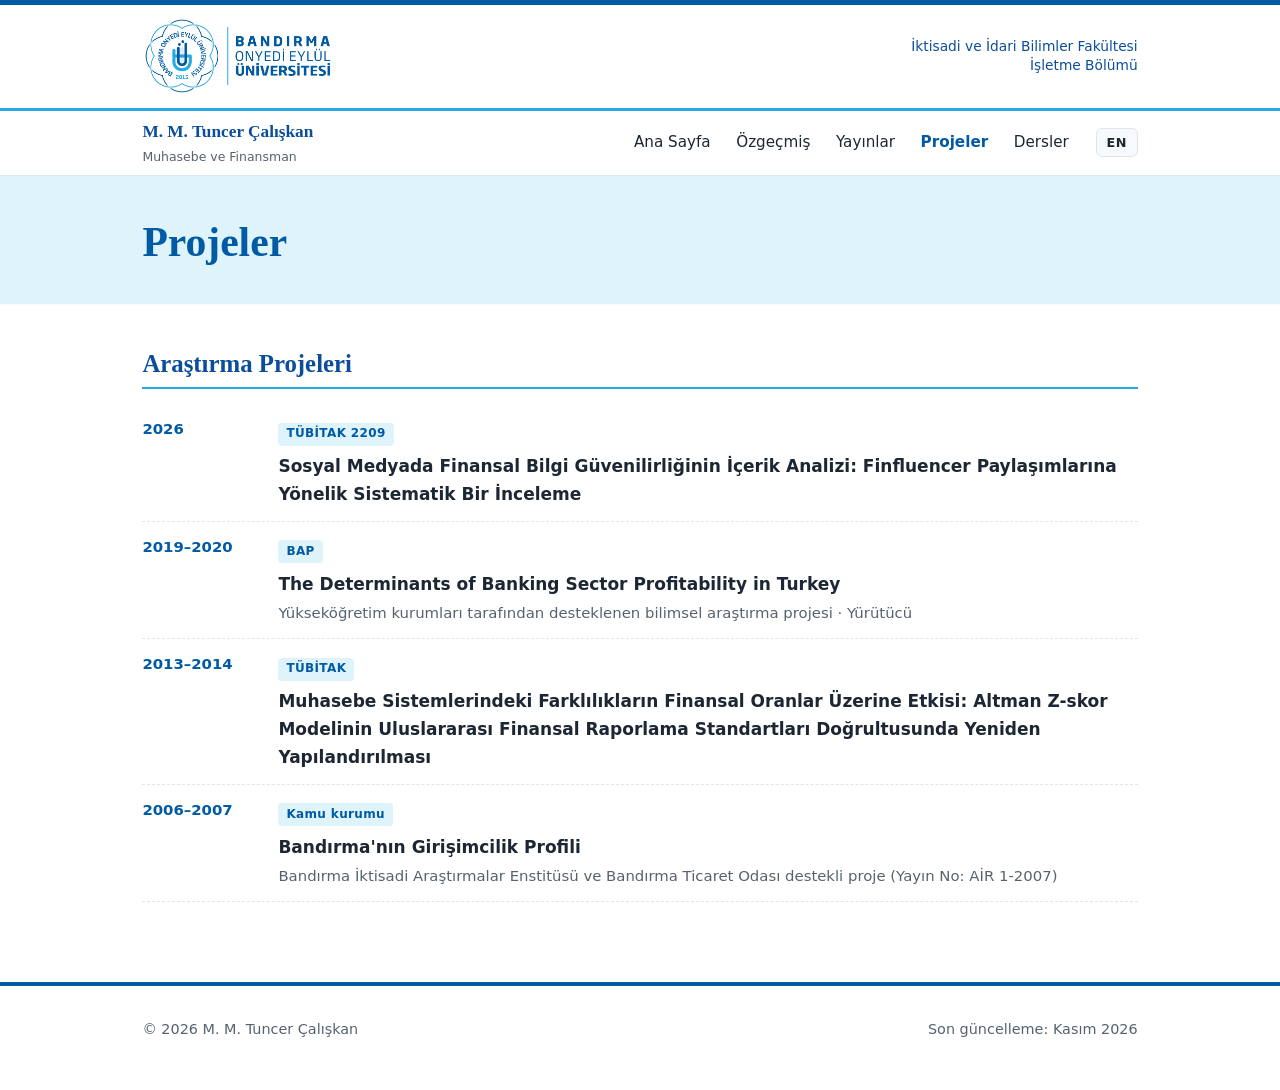
<file: projeler.html>
<!doctype html>
<html lang="tr">
<head>
<meta charset="utf-8">
<meta name="viewport" content="width=device-width, initial-scale=1">
<title data-tr="Projeler · M. M. Tuncer Çalışkan" data-en="Projects · M. M. Tuncer Çalışkan">Projeler · M. M. Tuncer Çalışkan</title>
<meta name="description" content="Araştırma projeleri: TÜBİTAK, BAP ve diğer destekli projeler.">
<link rel="icon" href="assets/img/favicon.svg" type="image/svg+xml">
<link rel="stylesheet" href="assets/css/style.css">
</head>
<body>
<div class="uni-bar"><div class="wrap">
  <a class="uni-logo" href="https://www.bandirma.edu.tr">
    <img data-l="tr" src="assets/img/banu-logo-tr.png" alt="Bandırma Onyedi Eylül Üniversitesi" width="189" height="80">
    <img data-l="en" src="assets/img/banu-logo-en.png" alt="Bandırma Onyedi Eylül University" width="189" height="80">
  </a>
  <span class="uni-unit"><span data-l="tr">İktisadi ve İdari Bilimler Fakültesi<br>İşletme Bölümü</span><span data-l="en">Faculty of Economics and Administrative Sciences<br>Department of Business Administration</span></span>
</div></div>
<header class="site-header"><div class="wrap">
  <a class="brand" href="index.html">M. M. Tuncer Çalışkan<small><span data-l="tr">Muhasebe ve Finansman</span><span data-l="en">Accounting and Finance</span></small></a>
  <nav class="main" aria-label="Ana menü">
    <a href="index.html"><span data-l="tr">Ana Sayfa</span><span data-l="en">Home</span></a>
    <a href="ozgecmis.html"><span data-l="tr">Özgeçmiş</span><span data-l="en">CV</span></a>
    <a href="yayinlar.html"><span data-l="tr">Yayınlar</span><span data-l="en">Publications</span></a>
    <a href="projeler.html" aria-current="page"><span data-l="tr">Projeler</span><span data-l="en">Projects</span></a>
    <a href="dersler.html"><span data-l="tr">Dersler</span><span data-l="en">Teaching</span></a>
  </nav>
  <button class="lang-btn" type="button">EN</button>
  <button class="icon-btn menu-btn" type="button" aria-expanded="false" aria-label="Menü">☰</button>
</div></header>

<main><div class="wrap">
  <div class="page-head">
    <h1><span data-l="tr">Projeler</span><span data-l="en">Research Projects</span></h1>
  </div>

  <h2><span data-l="tr">Araştırma Projeleri</span><span data-l="en">Funded Projects</span></h2>
  <ul class="timeline">
    <li><span class="yr">2026</span><div>
      <span class="tag">TÜBİTAK 2209</span>
      <strong>Sosyal Medyada Finansal Bilgi Güvenilirliğinin İçerik Analizi: Finfluencer Paylaşımlarına Yönelik Sistematik Bir İnceleme</strong>
      <span class="sub" data-l="en">Content analysis of the reliability of financial information on social media: A systematic review of finfluencer posts.</span>
    </div></li>
    <li><span class="yr">2019–2020</span><div>
      <span class="tag"><span data-l="tr">BAP</span><span data-l="en">University-funded</span></span>
      <strong>The Determinants of Banking Sector Profitability in Turkey</strong>
      <span class="sub"><span data-l="tr">Yükseköğretim kurumları tarafından desteklenen bilimsel araştırma projesi · Yürütücü</span><span data-l="en">Scientific research project funded by a higher education institution · Principal investigator</span></span>
    </div></li>
    <li><span class="yr">2013–2014</span><div>
      <span class="tag">TÜBİTAK</span>
      <strong>Muhasebe Sistemlerindeki Farklılıkların Finansal Oranlar Üzerine Etkisi: Altman Z-skor Modelinin Uluslararası Finansal Raporlama Standartları Doğrultusunda Yeniden Yapılandırılması</strong>
      <span class="sub" data-l="en">The effect of differences in accounting systems on financial ratios: Restructuring the Altman Z-score model in line with IFRS.</span>
    </div></li>
    <li><span class="yr">2006–2007</span><div>
      <span class="tag"><span data-l="tr">Kamu kurumu</span><span data-l="en">Public institution</span></span>
      <strong>Bandırma'nın Girişimcilik Profili</strong>
      <span class="sub"><span data-l="tr">Bandırma İktisadi Araştırmalar Enstitüsü ve Bandırma Ticaret Odası destekli proje (Yayın No: AİR 1-2007)</span><span data-l="en">Entrepreneurship profile of Bandırma — supported by the Bandırma Institute of Economic Research and Bandırma Chamber of Commerce (Publication No. AİR 1-2007)</span></span>
    </div></li>
  </ul>
</div></main>

<footer class="site-footer"><div class="wrap">
  <span>© 2026 M. M. Tuncer Çalışkan</span>
  <span><span data-l="tr">Son güncelleme: Kasım 2026</span><span data-l="en">Last updated: November 2026</span></span>
</div></footer>
<script src="assets/js/main.js"></script>
</body>
</html>
</file>
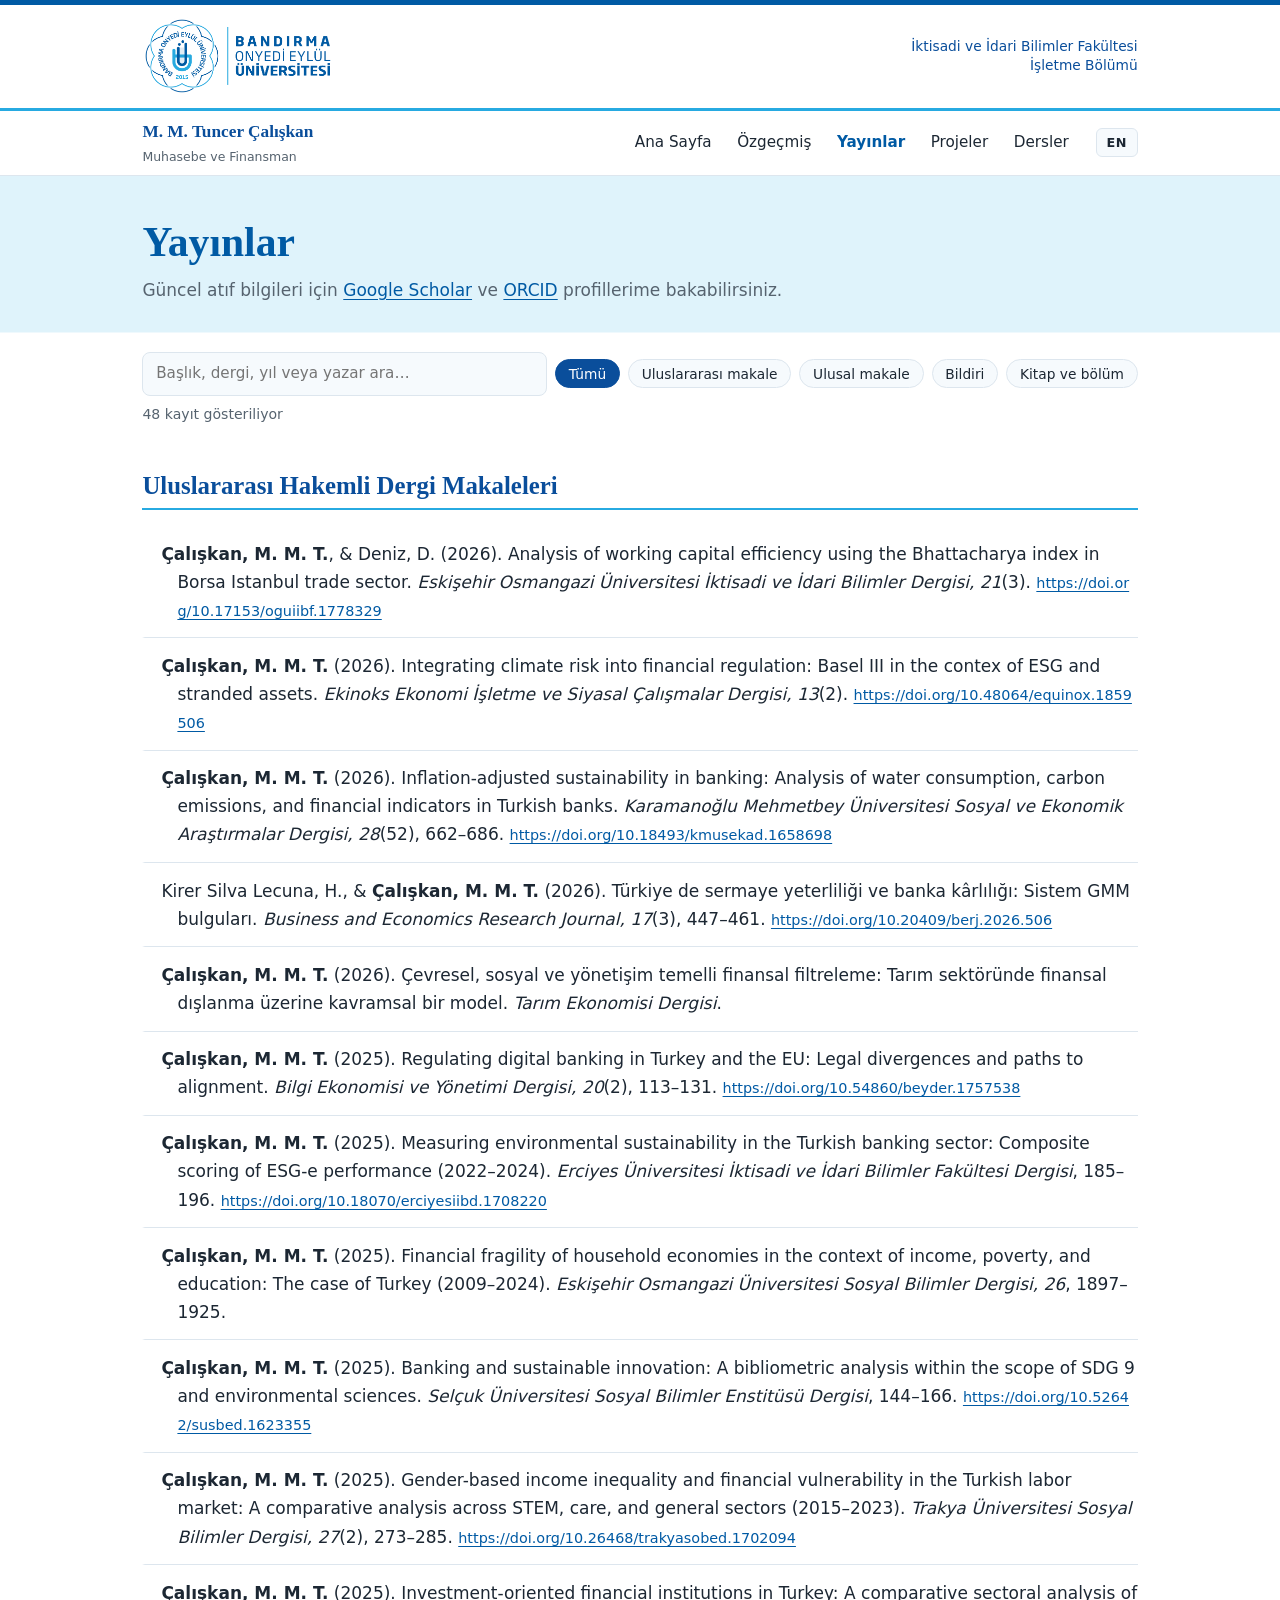
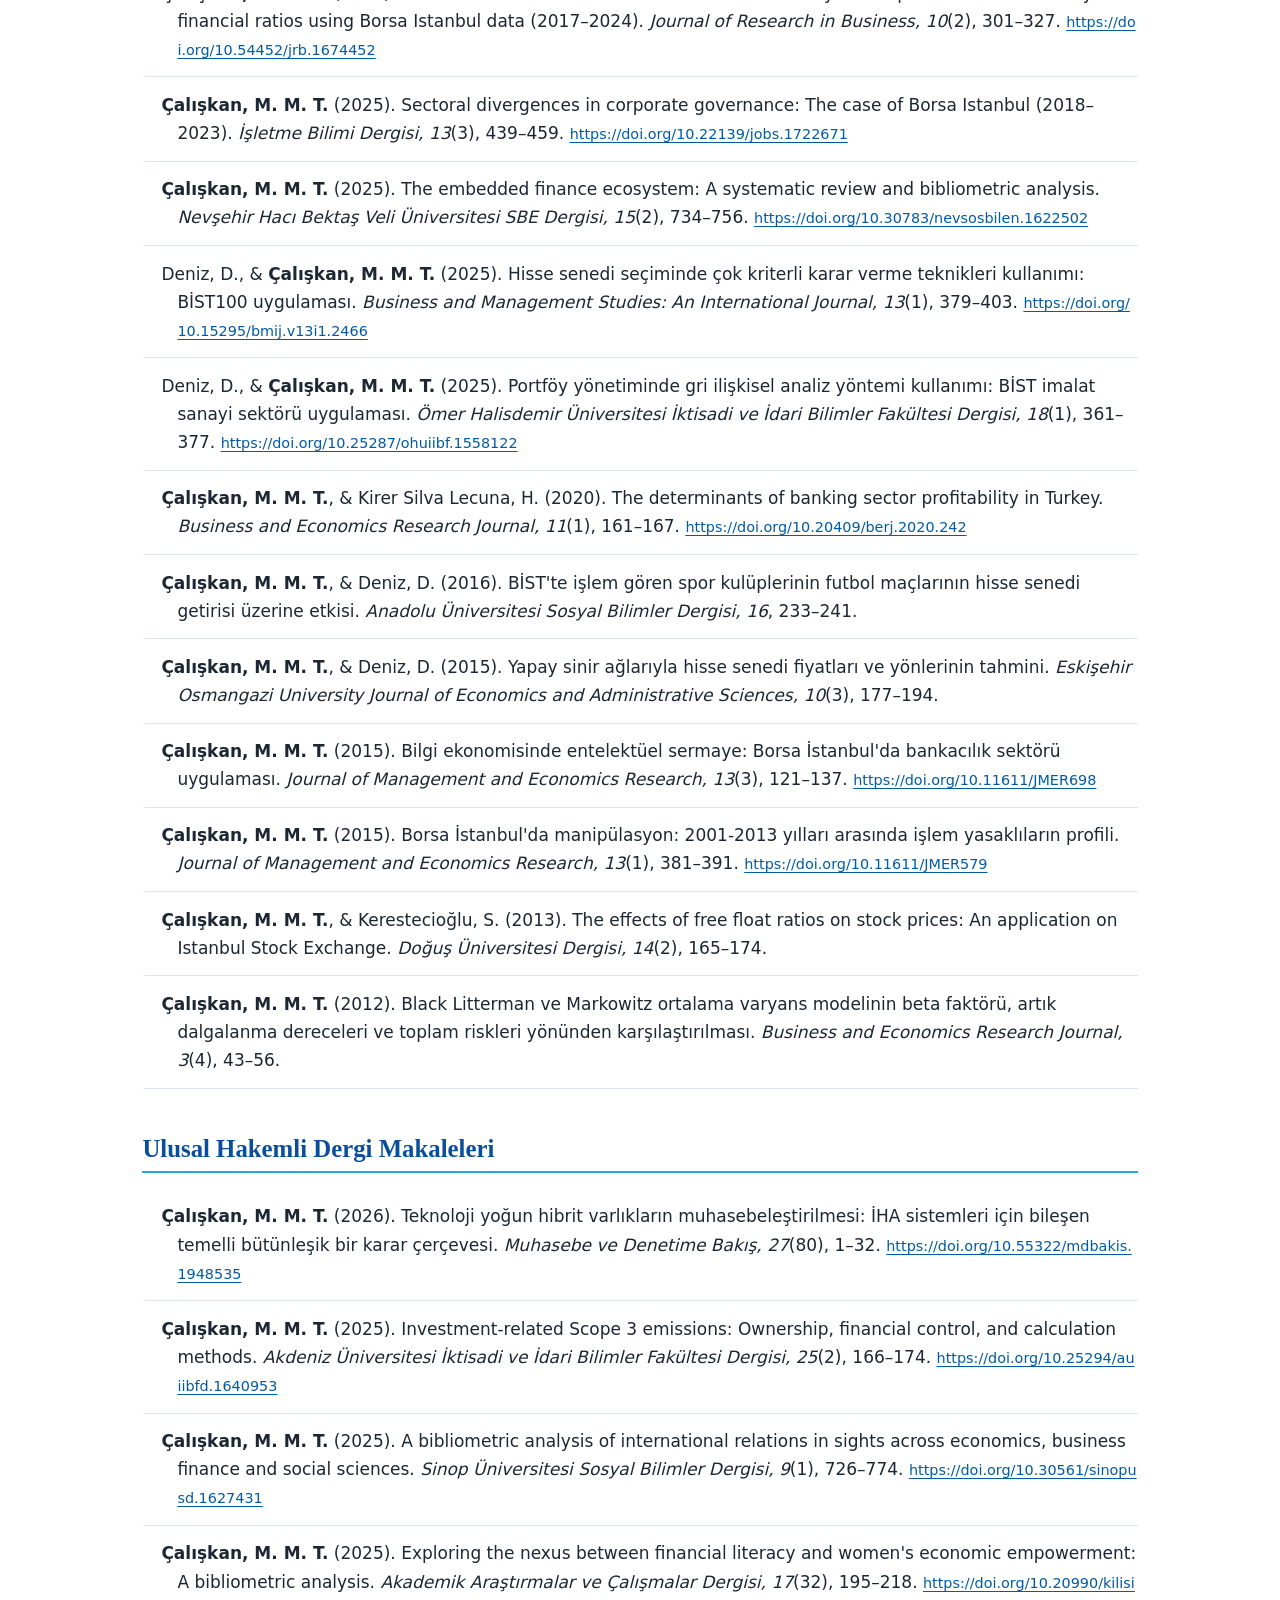
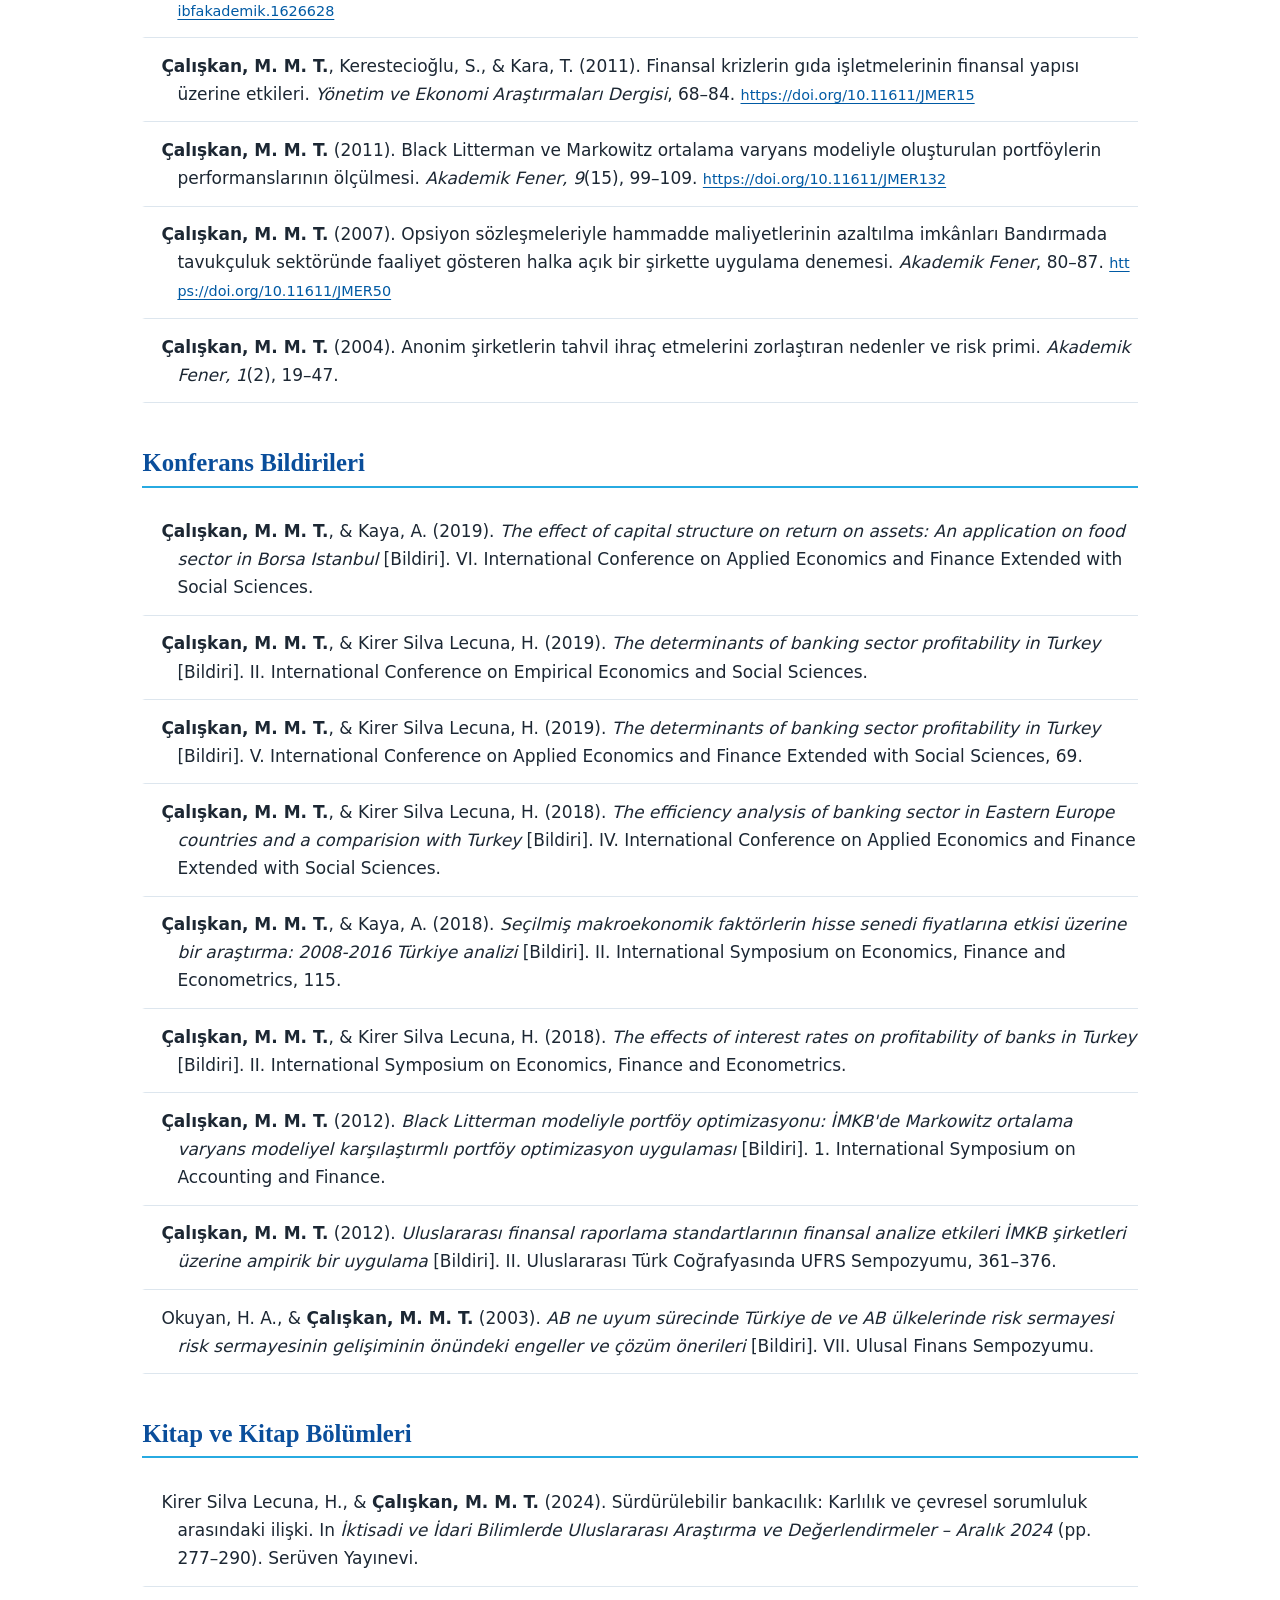
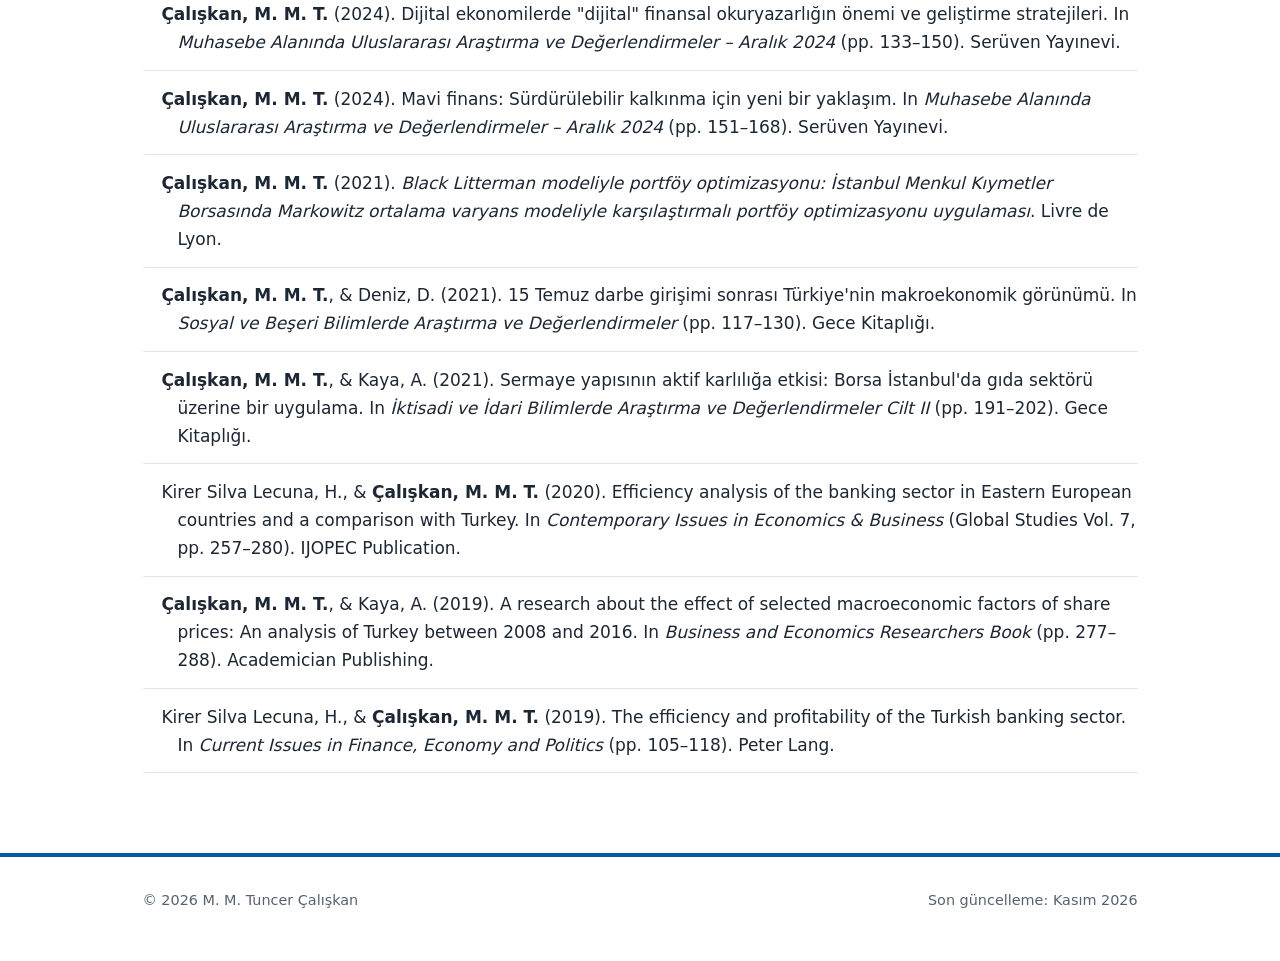
<file: yayinlar.html>
<!doctype html>
<html lang="tr">
<head>
<meta charset="utf-8">
<meta name="viewport" content="width=device-width, initial-scale=1">
<title data-tr="Yayınlar · M. M. Tuncer Çalışkan" data-en="Publications · M. M. Tuncer Çalışkan">Yayınlar · M. M. Tuncer Çalışkan</title>
<meta name="description" content="Makaleler, bildiriler, kitap ve kitap bölümleri (APA 7).">
<link rel="icon" href="assets/img/favicon.svg" type="image/svg+xml">
<link rel="stylesheet" href="assets/css/style.css">
</head>
<body>
<div class="uni-bar"><div class="wrap">
  <a class="uni-logo" href="https://www.bandirma.edu.tr">
    <img data-l="tr" src="assets/img/banu-logo-tr.png" alt="Bandırma Onyedi Eylül Üniversitesi" width="189" height="80">
    <img data-l="en" src="assets/img/banu-logo-en.png" alt="Bandırma Onyedi Eylül University" width="189" height="80">
  </a>
  <span class="uni-unit"><span data-l="tr">İktisadi ve İdari Bilimler Fakültesi<br>İşletme Bölümü</span><span data-l="en">Faculty of Economics and Administrative Sciences<br>Department of Business Administration</span></span>
</div></div>
<header class="site-header"><div class="wrap">
  <a class="brand" href="index.html">M. M. Tuncer Çalışkan<small><span data-l="tr">Muhasebe ve Finansman</span><span data-l="en">Accounting and Finance</span></small></a>
  <nav class="main" aria-label="Ana menü">
    <a href="index.html"><span data-l="tr">Ana Sayfa</span><span data-l="en">Home</span></a>
    <a href="ozgecmis.html"><span data-l="tr">Özgeçmiş</span><span data-l="en">CV</span></a>
    <a href="yayinlar.html" aria-current="page"><span data-l="tr">Yayınlar</span><span data-l="en">Publications</span></a>
    <a href="projeler.html"><span data-l="tr">Projeler</span><span data-l="en">Projects</span></a>
    <a href="dersler.html"><span data-l="tr">Dersler</span><span data-l="en">Teaching</span></a>
  </nav>
  <button class="lang-btn" type="button">EN</button>
  <button class="icon-btn menu-btn" type="button" aria-expanded="false" aria-label="Menü">☰</button>
</div></header>

<main><div class="wrap">
  <div class="page-head">
    <h1><span data-l="tr">Yayınlar</span><span data-l="en">Publications</span></h1>
    <p>
      <span data-l="tr">Güncel atıf bilgileri için <a href="https://scholar.google.com/citations?user=iWbZuvQAAAAJ">Google Scholar</a> ve <a href="https://orcid.org/0000-0001-7566-2138">ORCID</a> profillerime bakabilirsiniz.</span>
      <span data-l="en">For up-to-date citation metrics, see my <a href="https://scholar.google.com/citations?user=iWbZuvQAAAAJ">Google Scholar</a> and <a href="https://orcid.org/0000-0001-7566-2138">ORCID</a> profiles.</span>
    </p>
  </div>

  <div class="toolbar" role="group" aria-label="Süzgeç">
    <input id="pub-search" type="search" data-ph-tr="Başlık, dergi, yıl veya yazar ara…" data-ph-en="Search title, journal, year or author…" placeholder="Başlık, dergi, yıl veya yazar ara…">
    <button class="chip" data-type="all" aria-pressed="true"><span data-l="tr">Tümü</span><span data-l="en">All</span></button>
    <button class="chip" data-type="intl" aria-pressed="false"><span data-l="tr">Uluslararası makale</span><span data-l="en">International articles</span></button>
    <button class="chip" data-type="natl" aria-pressed="false"><span data-l="tr">Ulusal makale</span><span data-l="en">National articles</span></button>
    <button class="chip" data-type="conf" aria-pressed="false"><span data-l="tr">Bildiri</span><span data-l="en">Conference papers</span></button>
    <button class="chip" data-type="book" aria-pressed="false"><span data-l="tr">Kitap ve bölüm</span><span data-l="en">Books and chapters</span></button>
  </div>
  <p class="count" id="pub-count" aria-live="polite"></p>

  <!-- ========== ULUSLARARASI HAKEMLİ DERGİ MAKALELERİ ========== -->
  <section data-section="intl">
    <h2><span data-l="tr">Uluslararası Hakemli Dergi Makaleleri</span><span data-l="en">Articles in International Peer-Reviewed Journals</span></h2>
    <ol class="pubs">
      <li><span class="me">Çalışkan, M. M. T.</span>, &amp; Deniz, D. (2026). Analysis of working capital efficiency using the Bhattacharya index in Borsa Istanbul trade sector. <em>Eskişehir Osmangazi Üniversitesi İktisadi ve İdari Bilimler Dergisi, 21</em>(3). <a class="doi" href="https://doi.org/10.17153/oguiibf.1778329">https://doi.org/10.17153/oguiibf.1778329</a></li>
      <li><span class="me">Çalışkan, M. M. T.</span> (2026). Integrating climate risk into financial regulation: Basel III in the contex of ESG and stranded assets. <em>Ekinoks Ekonomi İşletme ve Siyasal Çalışmalar Dergisi, 13</em>(2). <a class="doi" href="https://doi.org/10.48064/equinox.1859506">https://doi.org/10.48064/equinox.1859506</a></li>
      <li><span class="me">Çalışkan, M. M. T.</span> (2026). Inflation-adjusted sustainability in banking: Analysis of water consumption, carbon emissions, and financial indicators in Turkish banks. <em>Karamanoğlu Mehmetbey Üniversitesi Sosyal ve Ekonomik Araştırmalar Dergisi, 28</em>(52), 662–686. <a class="doi" href="https://doi.org/10.18493/kmusekad.1658698">https://doi.org/10.18493/kmusekad.1658698</a></li>
      <li>Kirer Silva Lecuna, H., &amp; <span class="me">Çalışkan, M. M. T.</span> (2026). Türkiye de sermaye yeterliliği ve banka kârlılığı: Sistem GMM bulguları. <em>Business and Economics Research Journal, 17</em>(3), 447–461. <a class="doi" href="https://doi.org/10.20409/berj.2026.506">https://doi.org/10.20409/berj.2026.506</a></li>
      <li><span class="me">Çalışkan, M. M. T.</span> (2026). Çevresel, sosyal ve yönetişim temelli finansal filtreleme: Tarım sektöründe finansal dışlanma üzerine kavramsal bir model. <em>Tarım Ekonomisi Dergisi</em>.</li>
      <li><span class="me">Çalışkan, M. M. T.</span> (2025). Regulating digital banking in Turkey and the EU: Legal divergences and paths to alignment. <em>Bilgi Ekonomisi ve Yönetimi Dergisi, 20</em>(2), 113–131. <a class="doi" href="https://doi.org/10.54860/beyder.1757538">https://doi.org/10.54860/beyder.1757538</a></li>
      <li><span class="me">Çalışkan, M. M. T.</span> (2025). Measuring environmental sustainability in the Turkish banking sector: Composite scoring of ESG-e performance (2022–2024). <em>Erciyes Üniversitesi İktisadi ve İdari Bilimler Fakültesi Dergisi</em>, 185–196. <a class="doi" href="https://doi.org/10.18070/erciyesiibd.1708220">https://doi.org/10.18070/erciyesiibd.1708220</a></li>
      <li><span class="me">Çalışkan, M. M. T.</span> (2025). Financial fragility of household economies in the context of income, poverty, and education: The case of Turkey (2009–2024). <em>Eskişehir Osmangazi Üniversitesi Sosyal Bilimler Dergisi, 26</em>, 1897–1925.</li>
      <li><span class="me">Çalışkan, M. M. T.</span> (2025). Banking and sustainable innovation: A bibliometric analysis within the scope of SDG 9 and environmental sciences. <em>Selçuk Üniversitesi Sosyal Bilimler Enstitüsü Dergisi</em>, 144–166. <a class="doi" href="https://doi.org/10.52642/susbed.1623355">https://doi.org/10.52642/susbed.1623355</a></li>
      <li><span class="me">Çalışkan, M. M. T.</span> (2025). Gender-based income inequality and financial vulnerability in the Turkish labor market: A comparative analysis across STEM, care, and general sectors (2015–2023). <em>Trakya Üniversitesi Sosyal Bilimler Dergisi, 27</em>(2), 273–285. <a class="doi" href="https://doi.org/10.26468/trakyasobed.1702094">https://doi.org/10.26468/trakyasobed.1702094</a></li>
      <li><span class="me">Çalışkan, M. M. T.</span> (2025). Investment-oriented financial institutions in Turkey: A comparative sectoral analysis of financial ratios using Borsa Istanbul data (2017–2024). <em>Journal of Research in Business, 10</em>(2), 301–327. <a class="doi" href="https://doi.org/10.54452/jrb.1674452">https://doi.org/10.54452/jrb.1674452</a></li>
      <li><span class="me">Çalışkan, M. M. T.</span> (2025). Sectoral divergences in corporate governance: The case of Borsa Istanbul (2018–2023). <em>İşletme Bilimi Dergisi, 13</em>(3), 439–459. <a class="doi" href="https://doi.org/10.22139/jobs.1722671">https://doi.org/10.22139/jobs.1722671</a></li>
      <li><span class="me">Çalışkan, M. M. T.</span> (2025). The embedded finance ecosystem: A systematic review and bibliometric analysis. <em>Nevşehir Hacı Bektaş Veli Üniversitesi SBE Dergisi, 15</em>(2), 734–756. <a class="doi" href="https://doi.org/10.30783/nevsosbilen.1622502">https://doi.org/10.30783/nevsosbilen.1622502</a></li>
      <li>Deniz, D., &amp; <span class="me">Çalışkan, M. M. T.</span> (2025). Hisse senedi seçiminde çok kriterli karar verme teknikleri kullanımı: BİST100 uygulaması. <em>Business and Management Studies: An International Journal, 13</em>(1), 379–403. <a class="doi" href="https://doi.org/10.15295/bmij.v13i1.2466">https://doi.org/10.15295/bmij.v13i1.2466</a></li>
      <li>Deniz, D., &amp; <span class="me">Çalışkan, M. M. T.</span> (2025). Portföy yönetiminde gri ilişkisel analiz yöntemi kullanımı: BİST imalat sanayi sektörü uygulaması. <em>Ömer Halisdemir Üniversitesi İktisadi ve İdari Bilimler Fakültesi Dergisi, 18</em>(1), 361–377. <a class="doi" href="https://doi.org/10.25287/ohuiibf.1558122">https://doi.org/10.25287/ohuiibf.1558122</a></li>
      <li><span class="me">Çalışkan, M. M. T.</span>, &amp; Kirer Silva Lecuna, H. (2020). The determinants of banking sector profitability in Turkey. <em>Business and Economics Research Journal, 11</em>(1), 161–167. <a class="doi" href="https://doi.org/10.20409/berj.2020.242">https://doi.org/10.20409/berj.2020.242</a></li>
      <li><span class="me">Çalışkan, M. M. T.</span>, &amp; Deniz, D. (2016). BİST'te işlem gören spor kulüplerinin futbol maçlarının hisse senedi getirisi üzerine etkisi. <em>Anadolu Üniversitesi Sosyal Bilimler Dergisi, 16</em>, 233–241.</li>
      <li><span class="me">Çalışkan, M. M. T.</span>, &amp; Deniz, D. (2015). Yapay sinir ağlarıyla hisse senedi fiyatları ve yönlerinin tahmini. <em>Eskişehir Osmangazi University Journal of Economics and Administrative Sciences, 10</em>(3), 177–194.</li>
      <li><span class="me">Çalışkan, M. M. T.</span> (2015). Bilgi ekonomisinde entelektüel sermaye: Borsa İstanbul'da bankacılık sektörü uygulaması. <em>Journal of Management and Economics Research, 13</em>(3), 121–137. <a class="doi" href="https://doi.org/10.11611/JMER698">https://doi.org/10.11611/JMER698</a></li>
      <li><span class="me">Çalışkan, M. M. T.</span> (2015). Borsa İstanbul'da manipülasyon: 2001-2013 yılları arasında işlem yasaklıların profili. <em>Journal of Management and Economics Research, 13</em>(1), 381–391. <a class="doi" href="https://doi.org/10.11611/JMER579">https://doi.org/10.11611/JMER579</a></li>
      <li><span class="me">Çalışkan, M. M. T.</span>, &amp; Kerestecioğlu, S. (2013). The effects of free float ratios on stock prices: An application on Istanbul Stock Exchange. <em>Doğuş Üniversitesi Dergisi, 14</em>(2), 165–174.</li>
      <li><span class="me">Çalışkan, M. M. T.</span> (2012). Black Litterman ve Markowitz ortalama varyans modelinin beta faktörü, artık dalgalanma dereceleri ve toplam riskleri yönünden karşılaştırılması. <em>Business and Economics Research Journal, 3</em>(4), 43–56.</li>
    </ol>
  </section>

  <!-- ========== ULUSAL HAKEMLİ DERGİ MAKALELERİ ========== -->
  <section data-section="natl">
    <h2><span data-l="tr">Ulusal Hakemli Dergi Makaleleri</span><span data-l="en">Articles in National Peer-Reviewed Journals</span></h2>
    <ol class="pubs">
      <li><span class="me">Çalışkan, M. M. T.</span> (2026). Teknoloji yoğun hibrit varlıkların muhasebeleştirilmesi: İHA sistemleri için bileşen temelli bütünleşik bir karar çerçevesi. <em>Muhasebe ve Denetime Bakış, 27</em>(80), 1–32. <a class="doi" href="https://doi.org/10.55322/mdbakis.1948535">https://doi.org/10.55322/mdbakis.1948535</a></li>
      <li><span class="me">Çalışkan, M. M. T.</span> (2025). Investment-related Scope 3 emissions: Ownership, financial control, and calculation methods. <em>Akdeniz Üniversitesi İktisadi ve İdari Bilimler Fakültesi Dergisi, 25</em>(2), 166–174. <a class="doi" href="https://doi.org/10.25294/auiibfd.1640953">https://doi.org/10.25294/auiibfd.1640953</a></li>
      <li><span class="me">Çalışkan, M. M. T.</span> (2025). A bibliometric analysis of international relations in sights across economics, business finance and social sciences. <em>Sinop Üniversitesi Sosyal Bilimler Dergisi, 9</em>(1), 726–774. <a class="doi" href="https://doi.org/10.30561/sinopusd.1627431">https://doi.org/10.30561/sinopusd.1627431</a></li>
      <li><span class="me">Çalışkan, M. M. T.</span> (2025). Exploring the nexus between financial literacy and women's economic empowerment: A bibliometric analysis. <em>Akademik Araştırmalar ve Çalışmalar Dergisi, 17</em>(32), 195–218. <a class="doi" href="https://doi.org/10.20990/kilisiibfakademik.1626628">https://doi.org/10.20990/kilisiibfakademik.1626628</a></li>
      <li><span class="me">Çalışkan, M. M. T.</span>, Kerestecioğlu, S., &amp; Kara, T. (2011). Finansal krizlerin gıda işletmelerinin finansal yapısı üzerine etkileri. <em>Yönetim ve Ekonomi Araştırmaları Dergisi</em>, 68–84. <a class="doi" href="https://doi.org/10.11611/JMER15">https://doi.org/10.11611/JMER15</a></li>
      <li><span class="me">Çalışkan, M. M. T.</span> (2011). Black Litterman ve Markowitz ortalama varyans modeliyle oluşturulan portföylerin performanslarının ölçülmesi. <em>Akademik Fener, 9</em>(15), 99–109. <a class="doi" href="https://doi.org/10.11611/JMER132">https://doi.org/10.11611/JMER132</a></li>
      <li><span class="me">Çalışkan, M. M. T.</span> (2007). Opsiyon sözleşmeleriyle hammadde maliyetlerinin azaltılma imkânları Bandırmada tavukçuluk sektöründe faaliyet gösteren halka açık bir şirkette uygulama denemesi. <em>Akademik Fener</em>, 80–87. <a class="doi" href="https://doi.org/10.11611/JMER50">https://doi.org/10.11611/JMER50</a></li>
      <li><span class="me">Çalışkan, M. M. T.</span> (2004). Anonim şirketlerin tahvil ihraç etmelerini zorlaştıran nedenler ve risk primi. <em>Akademik Fener, 1</em>(2), 19–47.</li>
    </ol>
  </section>

  <!-- ========== KONFERANS BİLDİRİLERİ ========== -->
  <section data-section="conf">
    <h2><span data-l="tr">Konferans Bildirileri</span><span data-l="en">Conference Papers</span></h2>
    <ol class="pubs">
      <li><span class="me">Çalışkan, M. M. T.</span>, &amp; Kaya, A. (2019). <em>The effect of capital structure on return on assets: An application on food sector in Borsa Istanbul</em> [<span data-l="tr">Bildiri</span><span data-l="en">Paper presentation</span>]. VI. International Conference on Applied Economics and Finance Extended with Social Sciences.</li>
      <li><span class="me">Çalışkan, M. M. T.</span>, &amp; Kirer Silva Lecuna, H. (2019). <em>The determinants of banking sector profitability in Turkey</em> [<span data-l="tr">Bildiri</span><span data-l="en">Paper presentation</span>]. II. International Conference on Empirical Economics and Social Sciences.</li>
      <li><span class="me">Çalışkan, M. M. T.</span>, &amp; Kirer Silva Lecuna, H. (2019). <em>The determinants of banking sector profitability in Turkey</em> [<span data-l="tr">Bildiri</span><span data-l="en">Paper presentation</span>]. V. International Conference on Applied Economics and Finance Extended with Social Sciences, 69.</li>
      <li><span class="me">Çalışkan, M. M. T.</span>, &amp; Kirer Silva Lecuna, H. (2018). <em>The efficiency analysis of banking sector in Eastern Europe countries and a comparision with Turkey</em> [<span data-l="tr">Bildiri</span><span data-l="en">Paper presentation</span>]. IV. International Conference on Applied Economics and Finance Extended with Social Sciences.</li>
      <li><span class="me">Çalışkan, M. M. T.</span>, &amp; Kaya, A. (2018). <em>Seçilmiş makroekonomik faktörlerin hisse senedi fiyatlarına etkisi üzerine bir araştırma: 2008-2016 Türkiye analizi</em> [<span data-l="tr">Bildiri</span><span data-l="en">Paper presentation</span>]. II. International Symposium on Economics, Finance and Econometrics, 115.</li>
      <li><span class="me">Çalışkan, M. M. T.</span>, &amp; Kirer Silva Lecuna, H. (2018). <em>The effects of interest rates on profitability of banks in Turkey</em> [<span data-l="tr">Bildiri</span><span data-l="en">Paper presentation</span>]. II. International Symposium on Economics, Finance and Econometrics.</li>
      <li><span class="me">Çalışkan, M. M. T.</span> (2012). <em>Black Litterman modeliyle portföy optimizasyonu: İMKB'de Markowitz ortalama varyans modeliyel karşılaştırmlı portföy optimizasyon uygulaması</em> [<span data-l="tr">Bildiri</span><span data-l="en">Paper presentation</span>]. 1. International Symposium on Accounting and Finance.</li>
      <li><span class="me">Çalışkan, M. M. T.</span> (2012). <em>Uluslararası finansal raporlama standartlarının finansal analize etkileri İMKB şirketleri üzerine ampirik bir uygulama</em> [<span data-l="tr">Bildiri</span><span data-l="en">Paper presentation</span>]. II. Uluslararası Türk Coğrafyasında UFRS Sempozyumu, 361–376.</li>
      <li>Okuyan, H. A., &amp; <span class="me">Çalışkan, M. M. T.</span> (2003). <em>AB ne uyum sürecinde Türkiye de ve AB ülkelerinde risk sermayesi risk sermayesinin gelişiminin önündeki engeller ve çözüm önerileri</em> [<span data-l="tr">Bildiri</span><span data-l="en">Paper presentation</span>]. VII. Ulusal Finans Sempozyumu.</li>
    </ol>
  </section>

  <!-- ========== KİTAP VE KİTAP BÖLÜMLERİ ========== -->
  <section data-section="book">
    <h2><span data-l="tr">Kitap ve Kitap Bölümleri</span><span data-l="en">Books and Book Chapters</span></h2>
    <ol class="pubs">
      <li>Kirer Silva Lecuna, H., &amp; <span class="me">Çalışkan, M. M. T.</span> (2024). Sürdürülebilir bankacılık: Karlılık ve çevresel sorumluluk arasındaki ilişki. In <em>İktisadi ve İdari Bilimlerde Uluslararası Araştırma ve Değerlendirmeler – Aralık 2024</em> (pp. 277–290). Serüven Yayınevi.</li>
      <li><span class="me">Çalışkan, M. M. T.</span> (2024). Dijital ekonomilerde "dijital" finansal okuryazarlığın önemi ve geliştirme stratejileri. In <em>Muhasebe Alanında Uluslararası Araştırma ve Değerlendirmeler – Aralık 2024</em> (pp. 133–150). Serüven Yayınevi.</li>
      <li><span class="me">Çalışkan, M. M. T.</span> (2024). Mavi finans: Sürdürülebilir kalkınma için yeni bir yaklaşım. In <em>Muhasebe Alanında Uluslararası Araştırma ve Değerlendirmeler – Aralık 2024</em> (pp. 151–168). Serüven Yayınevi.</li>
      <li><span class="me">Çalışkan, M. M. T.</span> (2021). <em>Black Litterman modeliyle portföy optimizasyonu: İstanbul Menkul Kıymetler Borsasında Markowitz ortalama varyans modeliyle karşılaştırmalı portföy optimizasyonu uygulaması</em>. Livre de Lyon.</li>
      <li><span class="me">Çalışkan, M. M. T.</span>, &amp; Deniz, D. (2021). 15 Temuz darbe girişimi sonrası Türkiye'nin makroekonomik görünümü. In <em>Sosyal ve Beşeri Bilimlerde Araştırma ve Değerlendirmeler</em> (pp. 117–130). Gece Kitaplığı.</li>
      <li><span class="me">Çalışkan, M. M. T.</span>, &amp; Kaya, A. (2021). Sermaye yapısının aktif karlılığa etkisi: Borsa İstanbul'da gıda sektörü üzerine bir uygulama. In <em>İktisadi ve İdari Bilimlerde Araştırma ve Değerlendirmeler Cilt II</em> (pp. 191–202). Gece Kitaplığı.</li>
      <li>Kirer Silva Lecuna, H., &amp; <span class="me">Çalışkan, M. M. T.</span> (2020). Efficiency analysis of the banking sector in Eastern European countries and a comparison with Turkey. In <em>Contemporary Issues in Economics &amp; Business</em> (Global Studies Vol. 7, pp. 257–280). IJOPEC Publication.</li>
      <li><span class="me">Çalışkan, M. M. T.</span>, &amp; Kaya, A. (2019). A research about the effect of selected macroeconomic factors of share prices: An analysis of Turkey between 2008 and 2016. In <em>Business and Economics Researchers Book</em> (pp. 277–288). Academician Publishing.</li>
      <li>Kirer Silva Lecuna, H., &amp; <span class="me">Çalışkan, M. M. T.</span> (2019). The efficiency and profitability of the Turkish banking sector. In <em>Current Issues in Finance, Economy and Politics</em> (pp. 105–118). Peter Lang.</li>
    </ol>
  </section>
</div></main>

<footer class="site-footer"><div class="wrap">
  <span>© 2026 M. M. Tuncer Çalışkan</span>
  <span><span data-l="tr">Son güncelleme: Kasım 2026</span><span data-l="en">Last updated: November 2026</span></span>
</div></footer>
<script src="assets/js/main.js"></script>
</body>
</html>
</file>
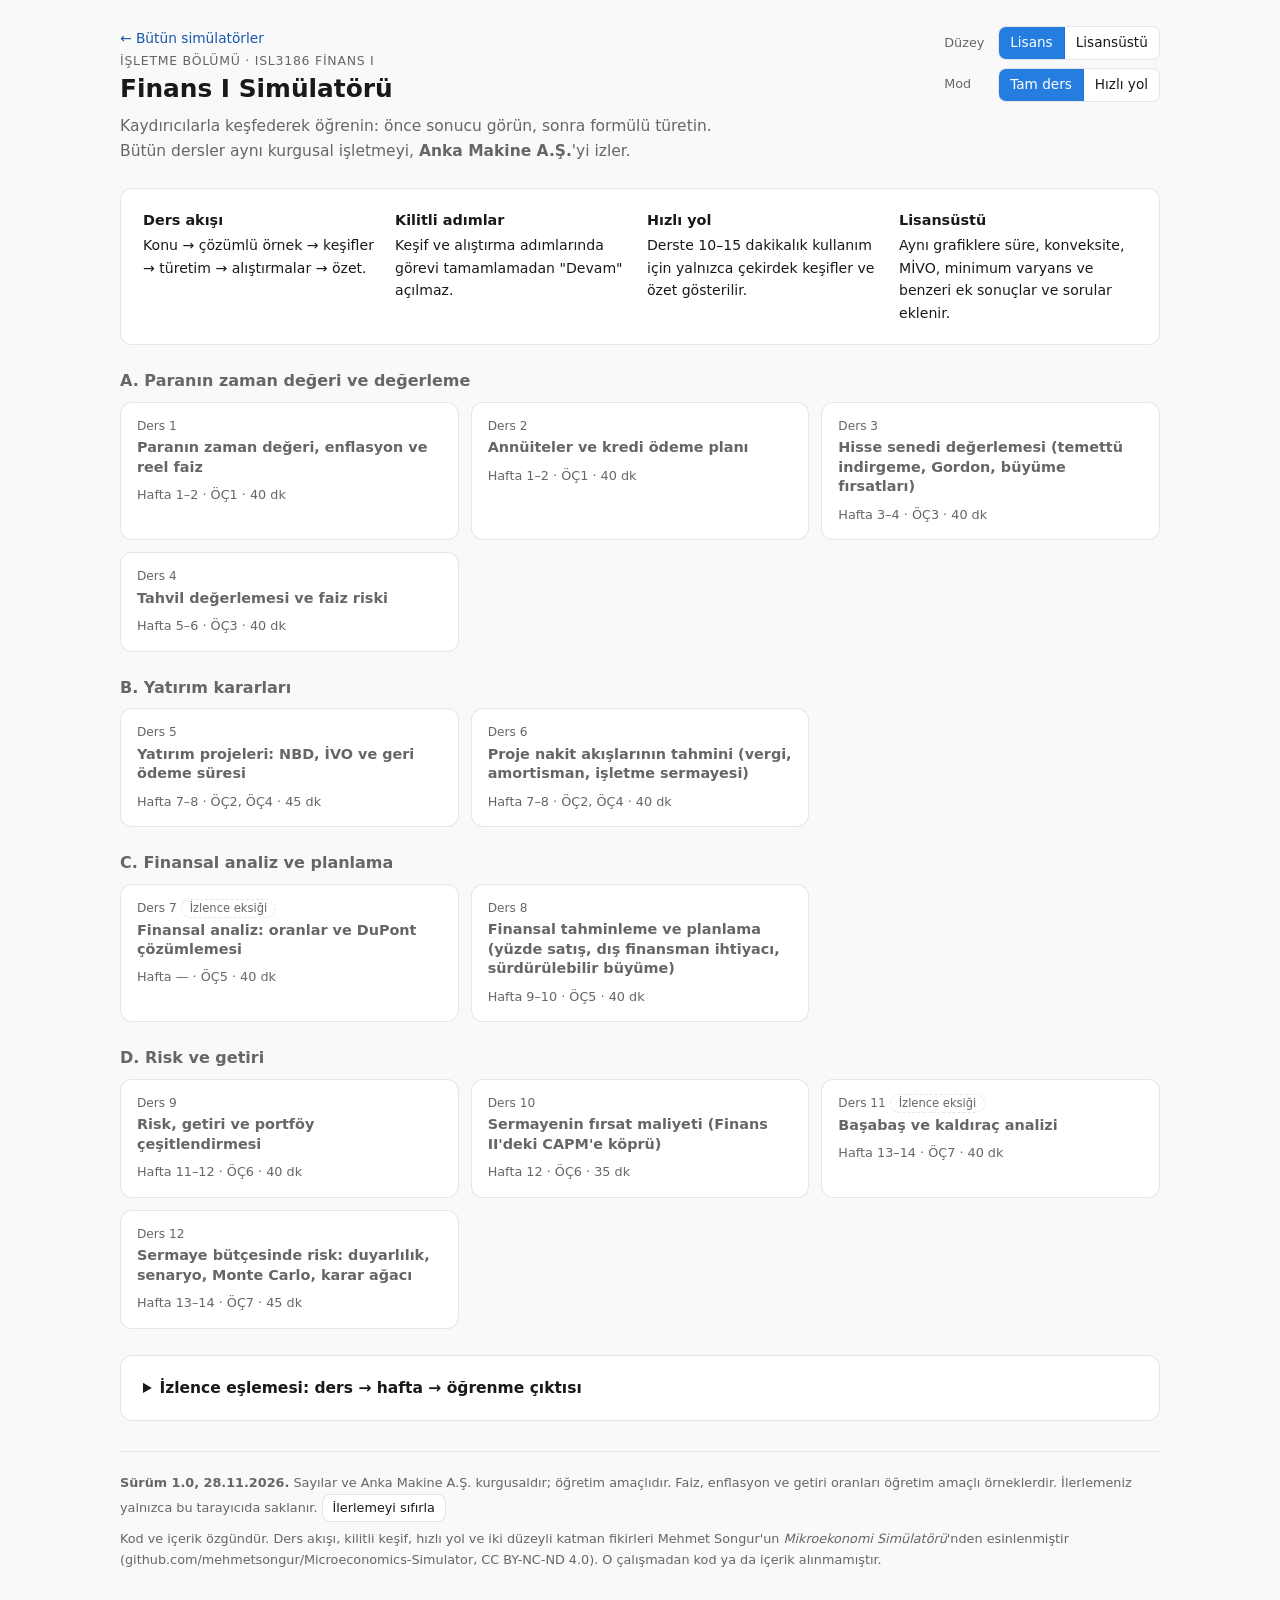
<file: dersler/simulatorler/finans1.html>
<!doctype html>
<html lang="tr">
<head>
<meta charset="utf-8">
<meta name="viewport" content="width=device-width, initial-scale=1">
<title>Finans I Simülatörü</title>
<meta name="description" content="Finans I Simülatörü: tarayıcıda çalışan etkileşimli ders aracı. M. M. Tuncer Çalışkan.">
<style>
:root{color-scheme:light;
  --page:#f9f9f9;--surface:#ffffff;--ink:#191919;--ink2:#666666;--grid:#e7e7e7;--axis:#c2c2c2;--border:rgba(11,11,11,.10);
  --s1:#257de0;--s2:#f47230;--s3:#00b894;--s4:#f2a600;--s5:#ee7fac;
  --good:#0aac23;--crit:#dc3c3d;--goodtext:#006c10;
  --accent:#257de0;--accent-ink:#1757ac;--wash:#eef5fd;--ylwash:#f4f1fd;--ylink:#6a4ce2;}
@media (prefers-color-scheme:dark){:root{color-scheme:dark;
  --page:#0b0b0b;--surface:#191919;--ink:#efefef;--ink2:#9c9c9c;--grid:#303030;--axis:#474747;--border:rgba(255,255,255,.10);
  --s1:#338ced;--s2:#e76624;--s3:#00a888;--s4:#d28e05;--s5:#e24d8b;--goodtext:#53c556;
  --accent:#338ced;--accent-ink:#84b9f3;--wash:#14243a;--ylwash:#211c35;--ylink:#9887ef;}}
*{box-sizing:border-box}
body{margin:0;background:var(--page);color:var(--ink);font:15.5px/1.6 system-ui,-apple-system,"Segoe UI",Roboto,sans-serif}
#app{max-width:1080px;margin:0 auto;padding:18px 20px 60px}
a{color:var(--accent-ink)}
h1{font-size:1.55rem;line-height:1.25;margin:.15em 0}
h2{font-size:1.22rem;line-height:1.3;margin:.15em 0}
h3{font-size:1.02rem;margin:1.3em 0 .35em}
p{margin:.55em 0}
ul,ol{margin:.4em 0;padding-left:1.3em} li{margin:.2em 0}
.card{background:var(--surface);border:1px solid var(--border);border-radius:12px;padding:20px 22px}
.hero{display:flex;gap:18px 28px;justify-content:space-between;align-items:flex-start;flex-wrap:wrap;margin:8px 0 16px}
.kicker{font-size:.78rem;color:var(--ink2);text-transform:uppercase;letter-spacing:.06em}
.lead{color:var(--ink2);max-width:62ch}
.toggles{display:flex;flex-direction:column;gap:8px}
.tg{display:flex;align-items:center;gap:8px;font-size:.8rem;color:var(--ink2)} .tg .lbl{min-width:46px}
.seg{display:inline-flex;flex-wrap:wrap;border:1px solid var(--border);border-radius:8px;overflow:hidden;background:var(--surface)}
.seg button{border:0;border-right:1px solid var(--border);background:transparent;color:var(--ink);padding:5px 11px;font:inherit;font-size:.85rem;cursor:pointer}
.seg button:last-child{border-right:0}
.seg button.on{background:var(--accent);color:#fff}
.seg button:focus-visible,.btn:focus-visible,.stp:focus-visible{outline:2px solid var(--accent);outline-offset:2px}
.howto{display:grid;grid-template-columns:repeat(auto-fit,minmax(220px,1fr));gap:14px;font-size:.88rem}
.howto b{display:block;font-size:.9rem;margin-bottom:2px}
.unit h2{font-size:1rem;margin:26px 0 10px;color:var(--ink2);font-weight:600}
.cards{display:grid;grid-template-columns:repeat(auto-fill,minmax(300px,1fr));gap:12px}
.lc{display:block;text-decoration:none;color:inherit;background:var(--surface);border:1px solid var(--border);border-radius:12px;padding:14px 16px;transition:border-color .15s,transform .15s}
a.lc:hover{border-color:var(--accent);transform:translateY(-1px)}
.lc.off{opacity:.6}
.lc .no{font-size:.76rem;color:var(--ink2)} .lc .tt{font-weight:600;margin:2px 0 8px;line-height:1.35} .lc .mt{font-size:.8rem;color:var(--ink2)}
.chip{display:inline-block;font-size:.72rem;line-height:1.5;padding:0 8px;border-radius:99px;border:1px solid var(--border);color:var(--ink2);margin-right:4px;vertical-align:middle;white-space:nowrap}
.chip.pilot{background:var(--wash);color:var(--accent-ink);border-color:transparent}
.chip.gap{border-style:dashed}
.chip.ok{color:var(--goodtext);border-color:transparent;background:rgba(10,172,35,.11)}
.chip.yl{background:var(--ylwash);color:var(--ylink);border-color:transparent}
.lh{display:flex;flex-wrap:wrap;gap:12px 24px;justify-content:space-between;align-items:flex-end;margin:4px 0 12px}
.back{font-size:.86rem;text-decoration:none}
.lmeta{font-size:.8rem;color:var(--ink2)}
.steps{display:flex;gap:6px;overflow-x:auto;padding:2px 2px 12px}
.stp{display:flex;align-items:center;gap:6px;border:1px solid var(--border);background:var(--surface);color:var(--ink2);border-radius:99px;padding:3px 11px 3px 3px;font:inherit;font-size:.78rem;cursor:pointer;white-space:nowrap}
.stp .sn{width:22px;height:22px;border-radius:50%;display:inline-grid;place-items:center;background:var(--page);font-weight:600;font-size:.76rem}
.stp.cur{border-color:var(--accent);color:var(--ink)} .stp.cur .sn{background:var(--accent);color:#fff}
.stp.done .sn{background:var(--good);color:#fff}
.stp:disabled{opacity:.4;cursor:not-allowed}
.step .sh{display:flex;flex-direction:column;align-items:flex-start;gap:4px;margin-bottom:12px}
.chip.t-kesif{background:var(--wash);color:var(--accent-ink);border-color:transparent}
.chip.t-alistirma{background:rgba(242,166,0,.15);color:inherit;border-color:transparent}
.nav{display:flex;justify-content:space-between;align-items:center;margin-top:16px;gap:10px}
.lockmsg{font-size:.84rem;color:var(--ink2);text-align:center}
.btn{font:inherit;font-size:.92rem;padding:8px 16px;border-radius:8px;border:1px solid var(--border);background:var(--surface);color:var(--ink);cursor:pointer}
.btn.primary{background:var(--accent);border-color:var(--accent);color:#fff}
.btn.sm{padding:3px 10px;font-size:.8rem}
.btn:disabled{opacity:.42;cursor:not-allowed}
.eq{font-family:"Cambria Math",Cambria,Georgia,serif;font-size:1.08rem;text-align:center;margin:12px 0;padding:10px 12px;background:var(--page);border-radius:8px;overflow-x:auto}
.eq i{font-style:italic}
.fr{display:inline-flex;flex-direction:column;vertical-align:middle;text-align:center;margin:0 3px}
.fr>span{line-height:1.3;padding:0 3px} .fr>span:first-child{border-bottom:1px solid currentColor}
.tbl{border-collapse:collapse;font-size:.87rem;margin:10px 0;font-variant-numeric:tabular-nums}
.tbl th,.tbl td{border-bottom:1px solid var(--grid);padding:5px 12px;text-align:right}
.tbl th:first-child,.tbl td:first-child{text-align:left}
.tbl th{color:var(--ink2);font-weight:600}
.tbl.sym td{text-align:left}
.tbl tr.tot td{font-weight:700;border-top:1.5px solid var(--axis)}
.tbl tr.sub td{color:var(--ink2)}
.tbl td.l{text-align:left}
.note{padding:10px 14px;border-radius:8px;margin:14px 0;background:var(--page);font-size:.92rem}
.note.yl{background:var(--ylwash);border-left:3px solid var(--ylink)}
.note.yl::before{content:var(--yl-label,"İleri düzey");display:block;font-size:.7rem;font-weight:700;color:var(--ylink);letter-spacing:.06em;text-transform:uppercase;margin-bottom:2px}
.note.tr::before{content:"Mevzuat notu";display:block;font-size:.7rem;font-weight:700;color:var(--ink2);letter-spacing:.06em;text-transform:uppercase;margin-bottom:2px}
.note.warn{border-left:3px solid var(--s4)}
body:not(.yl) .yl-only{display:none!important}
.k-intro{margin-bottom:14px}
.kgrid{display:grid;grid-template-columns:270px minmax(0,1fr);gap:22px}
.kgrid>*{min-width:0}
@media (max-width:840px){.kgrid{grid-template-columns:minmax(0,1fr)}}
.sl{display:block;margin:0 0 13px}
.sl-top{display:flex;justify-content:space-between;gap:8px;font-size:.84rem;color:var(--ink2)}
.sl output{font-weight:600;color:var(--ink);font-variant-numeric:tabular-nums}
input[type=range]{width:100%;accent-color:var(--accent);margin:2px 0 0}
.segw{margin:0 0 13px} .segw .seg{margin-top:4px}
.task{border:1px dashed var(--accent);border-radius:10px;padding:10px 12px;margin-bottom:16px;background:var(--wash);font-size:.86rem}
.task.all{border-style:solid;border-color:var(--good)}
.task-h{font-weight:700;font-size:.8rem;letter-spacing:.04em;text-transform:uppercase;margin-bottom:4px}
.task-s{font-weight:400;text-transform:none;letter-spacing:0;color:var(--ink2)}
.ti{display:flex;gap:8px;margin:5px 0}
.cb{flex:0 0 16px;height:16px;border:1.5px solid var(--ink2);border-radius:4px;margin-top:3px;position:relative}
.ti.ok .cb{background:var(--good);border-color:var(--good)}
.ti.ok .cb::after{content:"";position:absolute;left:4px;top:0;width:5px;height:9px;border:solid #fff;border-width:0 2px 2px 0;transform:rotate(45deg)}
.ti.ok>span:last-child{color:var(--ink2)}
.ro{display:grid;grid-template-columns:repeat(auto-fill,minmax(150px,1fr));gap:8px;margin-top:10px}
.ro-i{border:1px solid var(--border);border-radius:8px;padding:6px 10px;background:var(--surface)}
.ro-i.wide{grid-column:1/-1}
.ro-l{font-size:.74rem;color:var(--ink2);line-height:1.35}
.ro-v{font-weight:600;font-variant-numeric:tabular-nums}
.flag{display:inline-flex;gap:5px;align-items:center;font-weight:600;font-size:.82rem;padding:1px 9px;border-radius:99px}
.flag.good{color:var(--goodtext);background:rgba(10,172,35,.12)}
.flag.bad{color:var(--crit);background:rgba(220,60,61,.11)}
.legend{display:flex;gap:6px 16px;flex-wrap:wrap;font-size:.8rem;color:var(--ink2);margin-bottom:2px}
.lg{display:inline-flex;align-items:center;gap:6px}
.sw{display:inline-block;width:18px;height:0;border-top:2.5px solid var(--ink2)}
.sw.l1{border-color:var(--s1)} .sw.l2{border-color:var(--s2)} .sw.l3{border-color:var(--s3)}
.sw.ref{border-top:1.5px dashed var(--ink2)}
.sw.box{width:12px;height:12px;border:0;border-radius:3px}
.sw.box.f1{background:var(--s1)} .sw.box.f2{background:var(--s2)} .sw.box.f3{background:var(--s3)} .sw.box.f4{background:var(--s4)} .sw.box.f5{background:var(--s5)}
.sw.box.fg{background:var(--axis)}
.chart{position:relative}
.chart svg{width:100%;height:auto;display:block;overflow:visible;touch-action:pan-y}
svg text{font-family:system-ui,-apple-system,"Segoe UI",sans-serif}
.grid{stroke:var(--grid);stroke-width:1}
.axis{stroke:var(--axis);stroke-width:1}
.tick{fill:var(--ink2);font-size:11.5px;font-variant-numeric:tabular-nums}
.atitle{fill:var(--ink2);font-size:12px}
.l1,.l2,.l3{fill:none;stroke-width:2;stroke-linejoin:round;stroke-linecap:round}
.l1{stroke:var(--s1)} .l2{stroke:var(--s2)} .l3{stroke:var(--s3)}
.ref{stroke:var(--ink2);stroke-width:1.25;stroke-dasharray:4 4;fill:none}
.cur{fill:var(--ink);stroke:var(--surface);stroke-width:2}
.d1{fill:var(--s1);stroke:var(--surface);stroke-width:2}
.d2{fill:var(--s2);stroke:var(--surface);stroke-width:2}
.d3{fill:var(--s3);stroke:var(--surface);stroke-width:2}
.f1{fill:var(--s1)} .f2{fill:var(--s2)} .f3{fill:var(--s3)} .f4{fill:var(--s4)} .f5{fill:var(--s5)} .fg{fill:var(--axis)}
.seg-r{stroke:var(--surface);stroke-width:2}
.area1{fill:var(--s1);opacity:.14} .area-g{fill:var(--good);opacity:.14} .area-c{fill:var(--crit);opacity:.12}
.bar1{fill:var(--s1)} .bar1.dim{opacity:.38}
.ref2{stroke:var(--axis);stroke-width:1.25;stroke-dasharray:2 3;fill:none}
.sw.box.bar1{background:var(--s1)} .sw.box.area1{background:var(--s1);opacity:.3}
.sw.box.area-g{background:var(--good);opacity:.35} .sw.box.area-c{background:var(--crit);opacity:.3}
.sw.dot{width:10px;height:10px;border:0;border-radius:50%;background:var(--ink)} .sw.dot.d2{background:var(--s2)} .sw.dot.d3{background:var(--s3)}
.dim{opacity:.38}
.lab,.lab2{font-size:12px;paint-order:stroke;stroke:var(--surface);stroke-width:4px;stroke-linejoin:round}
.lab{fill:var(--ink)} .lab2{fill:var(--ink2)}
.labin{font-size:11.5px;fill:#fff;font-variant-numeric:tabular-nums}
.labin.dk{fill:#0b0b0b}
.hov line{stroke:var(--ink2);stroke-width:1}
.tip{position:absolute;pointer-events:none;background:var(--surface);border:1px solid var(--border);box-shadow:0 4px 14px rgba(0,0,0,.14);border-radius:8px;padding:6px 10px;font-size:.78rem;line-height:1.45;white-space:nowrap;z-index:5;font-variant-numeric:tabular-nums}
details.dt summary{cursor:pointer;font-size:.82rem;color:var(--ink2);margin-top:10px}
.dtw{max-height:260px;overflow:auto}
.q{border:1px solid var(--border);border-radius:10px;padding:14px 16px;margin:12px 0}
.qh{display:flex;gap:4px;align-items:center;margin-bottom:6px}
.qn{margin-left:auto;font-size:.76rem;color:var(--ink2)}
.qa{display:flex;gap:8px;align-items:center;flex-wrap:wrap;margin-top:10px}
input.num,input.acc,select.sel{font:inherit;padding:6px 10px;border:1px solid var(--axis);border-radius:8px;background:var(--surface);color:var(--ink)}
input.num{width:190px}
.unit{color:var(--ink2);font-size:.9rem}
.opts label{display:flex;gap:8px;align-items:flex-start;padding:3px 0;cursor:pointer}
.opts input{margin-top:5px}
.fb{margin-top:10px;padding:8px 12px;border-radius:8px;font-size:.9rem}
.fb:empty{display:none}
.fb.ok{background:rgba(10,172,35,.11)}
.fb.try{background:rgba(242,166,0,.15)}
.fb.rev{background:var(--wash)}
.qsum{font-size:.86rem;color:var(--ink2);margin-bottom:4px}
.about{font-size:.8rem;color:var(--ink2);margin-top:30px;border-top:1px solid var(--grid);padding-top:14px}
.map summary{cursor:pointer;font-weight:600}
.map{margin-top:26px}
.done-box{text-align:center;padding:30px}
.summary li{margin:.35em 0}
/* ---- Muhasebeye özgü bileşenler ---- */
.jt{border-collapse:collapse;font-size:.88rem;margin:8px 0 12px;font-variant-numeric:tabular-nums;min-width:min(100%,520px)}
.jt td,.jt th{padding:4px 10px;border-bottom:1px solid var(--grid)}
.jt th{color:var(--ink2);font-weight:600;font-size:.78rem;text-align:right}
.jt th:first-child{text-align:left}
.jt td.n{text-align:right;width:110px}
.jt td.cr{padding-left:38px}
.jt tr.mh td{border-bottom:1.5px solid var(--axis);font-size:.78rem;color:var(--ink2);text-align:center}
.jt tr.ex td{font-size:.8rem;color:var(--ink2);font-style:italic;border-bottom:1.5px solid var(--axis)}
.jt tr.tot td{font-weight:700}
.ta-wrap{display:flex;flex-wrap:wrap;gap:12px;margin:10px 0}
.ta{min-width:200px;flex:1 1 200px;max-width:300px;font-size:.84rem;font-variant-numeric:tabular-nums}
.ta-h{text-align:center;font-weight:600;border-bottom:2px solid var(--ink);padding:2px 4px}
.ta-b{display:grid;grid-template-columns:1fr 1fr;min-height:50px}
.ta-b>div{padding:3px 6px}
.ta-b>div:first-child{border-right:2px solid var(--ink)}
.ta-b>div:last-child{text-align:right}
.ta-l{display:flex;justify-content:space-between;gap:6px} .ta-b>div:last-child .ta-l{flex-direction:row-reverse}
.ta-l span:first-child{color:var(--ink2);font-size:.74rem}
.ta-f{display:grid;grid-template-columns:1fr 1fr;border-top:1px solid var(--axis);font-size:.78rem}
.ta-f>div{padding:2px 6px} .ta-f>div:last-child{text-align:right}
.ta-bal{text-align:center;font-size:.78rem;color:var(--ink2)}
.ta.new .ta-h{color:var(--accent-ink)}
.je{border-collapse:collapse;margin-top:8px;font-size:.88rem}
.je td,.je th{padding:3px 4px}
.je th{color:var(--ink2);font-weight:600;font-size:.76rem;text-align:left}
.je input.acc{width:250px}
.je input.num{width:130px;text-align:right}
.je .tot td{font-size:.82rem;color:var(--ink2);font-variant-numeric:tabular-nums}
.xbtn{border:0;background:transparent;color:var(--ink2);cursor:pointer;font-size:1rem}
.tx-list{display:flex;flex-direction:column;gap:6px}
.tx{display:flex;gap:8px;align-items:flex-start;text-align:left;font:inherit;font-size:.84rem;border:1px solid var(--border);background:var(--surface);color:var(--ink);border-radius:8px;padding:6px 10px;cursor:pointer}
.tx:hover:not(:disabled){border-color:var(--accent)}
.tx:disabled{opacity:.5;cursor:default}
.tx .txn{font-weight:700;color:var(--ink2);min-width:18px}
.tx select{max-width:100%;min-width:0}
.tx.on{border-color:var(--good);background:rgba(10,172,35,.07)}
.cls-row{display:flex;flex-wrap:wrap;justify-content:space-between;align-items:center;gap:6px 10px;padding:6px 0;border-bottom:1px solid var(--grid);font-size:.88rem}
/* Metin en az 180 px yer alır; sığmazsa açılır liste alt satıra iner (dar panelde kelime kelime kırılmayı önler) */
.cls-row>span{flex:1 1 180px;min-width:0}
.cls-row select{flex:0 1 auto;max-width:100%;min-width:0}
.cls-row.ok select{border-color:var(--good)} .cls-row.bad select{border-color:var(--crit)}
.fs{display:grid;grid-template-columns:1fr 1fr;gap:16px}
@media (max-width:700px){.fs{grid-template-columns:1fr}}
.fs .tbl{width:100%}
.mono{font-variant-numeric:tabular-nums}
/* Motorun tablolara eklediği kapsayıcı: dar ekranda tablo sayfayı değil kendini kaydırır */
.tw{max-width:100%;overflow-x:auto;-webkit-overflow-scrolling:touch}
.fs>.tw>.tbl{width:100%}
/* ---- Telefon (≤600 px): metin sütunları kelime kelime kırılmasın, geniş tablolar kendi içinde kaysın ---- */
@media (max-width:600px){
  #app{padding:12px 10px 50px}
  .card{padding:14px 12px}
  .q{padding:12px 10px}
  .tbl th,.tbl td{padding:4px 7px}
  .tbl:not(.sym) td:not(:first-child){white-space:nowrap}
  /* Tablo, sütun sayısına göre bir alt genişlik alır; ekrana sığmazsa .tw içinde yana kayar */
  .tbl.sym:has(tr>:nth-child(2)){min-width:21em}
  .tbl.sym:has(tr>:nth-child(3)){min-width:31em}
  .tbl.sym:has(tr>:nth-child(4)){min-width:40em}
  .tbl:not(.sym):has(tr>:nth-child(4)){min-width:30em}
  .tbl:not(.sym):has(tr>:nth-child(5)){min-width:36em}
  .jt{min-width:21em}
  .jt td,.jt th{padding:4px 6px}
  .jt td.n{width:auto;white-space:nowrap}
  .jt td.cr{padding-left:18px}
  .je{width:100%;font-size:.84rem}
  .je td,.je th{padding:3px 2px}
  .je input.acc{width:100%;min-width:7.5em;padding:6px}
  .je input.num{width:4.6em;padding:6px 4px}
}

</style>
</head>
<body>
<div id="app"></div>
<script>
"use strict";
/* ============================================================
   Muhasebe simülatörleri — ortak motor, sürüm 0.1 (pilot), 27.11.2026
   Özgün kod. Mimari 12_Finans_Simulatoru ile aynıdır; ders akışı
   fikri M. Songur'un Mikroekonomi Simülatörü'nden esinlenmiştir,
   o çalışmadan kod alınmamıştır.
   ============================================================ */

/* ---------- Yardımcılar ---------- */
const $=(s,r=document)=>r.querySelector(s);
function el(tag,cls,html){const e=document.createElement(tag);if(cls)e.className=cls;if(html!=null)e.innerHTML=html;return e;}
function nf(x,d=0){return Number(x).toLocaleString('tr-TR',{minimumFractionDigits:d,maximumFractionDigits:d});}
function tl(x,d=0){return (x<-1e-9?'−':'')+nf(Math.abs(x),d)+' TL';}
function pc(x,d=1){return (x<-1e-12?'−%':'%')+nf(Math.abs(x)*100,d);}
function pp(x,d=1){return (x<-1e-12?'−':'')+nf(Math.abs(x)*100,d)+' puan';}
function kTL(v){const a=Math.abs(v),s=v<0?'−':'';if(a>=1e6)return s+nf(a/1e6,(a%1e6)?1:0)+' mn';if(a>=1e3)return s+nf(a/1e3,0)+' bin';return s+nf(a,0);}
function fr(n,d){return `<span class="fr"><span>${n}</span><span>${d}</span></span>`;}
function clamp(v,a,b){return Math.max(a,Math.min(b,v));}
function r2(x){return Math.round(x*100)/100;}
const pctFmt=v=>'%'+nf(v,Number.isInteger(v)?0:1);

/* ---------- Tekdüzen Hesap Planı (ders kapsamındaki hesaplar) ----------
   Bakiye yönü: B = borç bakiyesi verir, A = alacak bakiyesi verir, X = her ikisi */
const TDHP_SRC=`100|Kasa|B;101|Alınan Çekler|B;102|Bankalar|B;103|Verilen Çekler ve Ödeme Emirleri (−)|A;108|Diğer Hazır Değerler|B;
110|Hisse Senetleri|B;111|Özel Kesim Tahvil, Senet ve Bonoları|B;112|Kamu Kesimi Tahvil, Senet ve Bonoları|B;118|Diğer Menkul Kıymetler|B;119|Menkul Kıymetler Değer Düşüklüğü Karşılığı (−)|A;
120|Alıcılar|B;121|Alacak Senetleri|B;122|Alacak Senetleri Reeskontu (−)|A;126|Verilen Depozito ve Teminatlar|B;127|Diğer Ticari Alacaklar|B;128|Şüpheli Ticari Alacaklar|B;129|Şüpheli Ticari Alacaklar Karşılığı (−)|A;
131|Ortaklardan Alacaklar|B;135|Personelden Alacaklar|B;136|Diğer Çeşitli Alacaklar|B;
150|İlk Madde ve Malzeme|B;151|Yarı Mamuller|B;152|Mamuller|B;153|Ticari Mallar|B;157|Diğer Stoklar|B;158|Stok Değer Düşüklüğü Karşılığı (−)|A;159|Verilen Sipariş Avansları|B;
180|Gelecek Aylara Ait Giderler|B;181|Gelir Tahakkukları|B;190|Devreden KDV|B;191|İndirilecek KDV|B;193|Peşin Ödenen Vergiler ve Fonlar|B;195|İş Avansları|B;196|Personel Avansları|B;
220|Alıcılar (uzun vadeli)|B;226|Verilen Depozito ve Teminatlar (uzun vadeli)|B;240|Bağlı Menkul Kıymetler|B;242|İştirakler|B;245|Bağlı Ortaklıklar|B;
250|Arazi ve Arsalar|B;251|Yeraltı ve Yerüstü Düzenleri|B;252|Binalar|B;253|Tesis, Makine ve Cihazlar|B;254|Taşıtlar|B;255|Demirbaşlar|B;256|Diğer Maddi Duran Varlıklar|B;257|Birikmiş Amortismanlar (−)|A;258|Yapılmakta Olan Yatırımlar|B;259|Verilen Avanslar|B;
260|Haklar|B;261|Şerefiye|B;262|Kuruluş ve Örgütlenme Giderleri|B;263|Araştırma ve Geliştirme Giderleri|B;264|Özel Maliyetler|B;267|Diğer Maddi Olmayan Duran Varlıklar|B;268|Birikmiş Amortismanlar (−) (maddi olmayan)|A;280|Gelecek Yıllara Ait Giderler|B;
300|Banka Kredileri|A;303|Uzun Vadeli Kredilerin Anapara Taksitleri ve Faizleri|A;304|Tahvil Anapara Borç, Taksit ve Faizleri|A;305|Çıkarılmış Bonolar ve Senetler|A;308|Menkul Kıymetler İhraç Farkı (−)|B;309|Diğer Mali Borçlar|A;
320|Satıcılar|A;321|Borç Senetleri|A;322|Borç Senetleri Reeskontu (−)|B;326|Alınan Depozito ve Teminatlar|A;329|Diğer Ticari Borçlar|A;
331|Ortaklara Borçlar|A;335|Personele Borçlar|A;336|Diğer Çeşitli Borçlar|A;340|Alınan Sipariş Avansları|A;
360|Ödenecek Vergi ve Fonlar|A;361|Ödenecek Sosyal Güvenlik Kesintileri|A;370|Dönem Kârı Vergi ve Diğer Yasal Yükümlülük Karşılıkları|A;371|Dönem Kârının Peşin Ödenen Vergi ve Diğer Yükümlülükleri (−)|B;
380|Gelecek Aylara Ait Gelirler|A;381|Gider Tahakkukları|A;391|Hesaplanan KDV|A;
400|Banka Kredileri (uzun vadeli)|A;405|Çıkarılmış Tahviller|A;408|Menkul Kıymetler İhraç Farkı (−) (uzun vadeli)|B;420|Satıcılar (uzun vadeli)|A;421|Borç Senetleri (uzun vadeli)|A;480|Gelecek Yıllara Ait Gelirler|A;481|Gider Tahakkukları (uzun vadeli)|A;
500|Sermaye|A;501|Ödenmemiş Sermaye (−)|B;502|Sermaye Düzeltmesi Olumlu Farkları|A;520|Hisse Senedi İhraç Primleri|A;521|Hisse Senedi İptal Kârları|A;522|MDV Yeniden Değerleme Artışları|A;529|Diğer Sermaye Yedekleri|A;
540|Yasal Yedekler|A;541|Statü Yedekleri|A;542|Olağanüstü Yedekler|A;548|Diğer Kâr Yedekleri|A;570|Geçmiş Yıllar Kârları|A;580|Geçmiş Yıllar Zararları (−)|B;590|Dönem Net Kârı|A;591|Dönem Net Zararı (−)|B;
600|Yurt İçi Satışlar|A;601|Yurt Dışı Satışlar|A;602|Diğer Gelirler|A;610|Satıştan İadeler (−)|B;611|Satış İskontoları (−)|B;612|Diğer İndirimler (−)|B;
620|Satılan Mamuller Maliyeti (−)|B;621|Satılan Ticari Mallar Maliyeti (−)|B;622|Satılan Hizmet Maliyeti (−)|B;
630|Araştırma ve Geliştirme Giderleri (−)|B;631|Pazarlama, Satış ve Dağıtım Giderleri (−)|B;632|Genel Yönetim Giderleri (−)|B;
640|İştiraklerden Temettü Gelirleri|A;642|Faiz Gelirleri|A;644|Konusu Kalmayan Karşılıklar|A;645|Menkul Kıymet Satış Kârları|A;646|Kambiyo Kârları|A;647|Reeskont Faiz Gelirleri|A;649|Diğer Olağan Gelir ve Kârlar|A;
653|Komisyon Giderleri (−)|B;654|Karşılık Giderleri (−)|B;655|Menkul Kıymet Satış Zararları (−)|B;656|Kambiyo Zararları (−)|B;657|Reeskont Faiz Giderleri (−)|B;659|Diğer Olağan Gider ve Zararlar (−)|B;
660|Kısa Vadeli Borçlanma Giderleri (−)|B;661|Uzun Vadeli Borçlanma Giderleri (−)|B;671|Önceki Dönem Gelir ve Kârları|A;679|Diğer Olağan Dışı Gelir ve Kârlar|A;680|Çalışmayan Kısım Gider ve Zararları (−)|B;681|Önceki Dönem Gider ve Zararları (−)|B;689|Diğer Olağan Dışı Gider ve Zararlar (−)|B;
690|Dönem Kârı veya Zararı|X;691|Dönem Kârı Vergi ve Diğer Yasal Yükümlülük Karşılıkları (−)|B;692|Dönem Net Kârı veya Zararı|X;
710|Direkt İlk Madde ve Malzeme Giderleri|B;711|Direkt İlk Madde ve Malzeme Giderleri Yansıtma|A;720|Direkt İşçilik Giderleri|B;721|Direkt İşçilik Giderleri Yansıtma|A;730|Genel Üretim Giderleri|B;731|Genel Üretim Giderleri Yansıtma|A;
740|Hizmet Üretim Maliyeti|B;741|Hizmet Üretim Maliyeti Yansıtma|A;750|Araştırma ve Geliştirme Giderleri|B;751|Araştırma ve Geliştirme Giderleri Yansıtma|A;
760|Pazarlama, Satış ve Dağıtım Giderleri|B;761|Pazarlama, Satış ve Dağıtım Giderleri Yansıtma|A;770|Genel Yönetim Giderleri|B;771|Genel Yönetim Giderleri Yansıtma|A;780|Finansman Giderleri|B;781|Finansman Giderleri Yansıtma|A;
790|İlk Madde ve Malzeme Giderleri|B;791|İşçi Ücret ve Giderleri|B;792|Memur Ücret ve Giderleri|B;793|Dışarıdan Sağlanan Fayda ve Hizmetler|B;794|Çeşitli Giderler|B;795|Vergi, Resim ve Harçlar|B;796|Amortismanlar ve Tükenme Payları|B;797|Finansman Giderleri (7/B)|B;798|Gider Çeşitleri Yansıtma Hesabı|A;799|Üretim Maliyet Hesabı|B`;
const TDHP={};
TDHP_SRC.split(';').forEach(s=>{const [c,n,b]=s.trim().split('|');if(c)TDHP[c]={c,n,b};});
const GRP={'10':'Hazır Değerler','11':'Menkul Kıymetler','12':'Ticari Alacaklar','13':'Diğer Alacaklar','15':'Stoklar','18':'Gelecek Aylara Ait Giderler ve Gelir Tahakkukları','19':'Diğer Dönen Varlıklar',
 '22':'Ticari Alacaklar','24':'Mali Duran Varlıklar','25':'Maddi Duran Varlıklar','26':'Maddi Olmayan Duran Varlıklar','28':'Gelecek Yıllara Ait Giderler ve Gelir Tahakkukları',
 '30':'Mali Borçlar','32':'Ticari Borçlar','33':'Diğer Borçlar','34':'Alınan Avanslar','36':'Ödenecek Vergi ve Diğer Yükümlülükler','37':'Borç ve Gider Karşılıkları','38':'Gelecek Aylara Ait Gelirler ve Gider Tahakkukları','39':'Diğer Kısa Vadeli Yabancı Kaynaklar',
 '40':'Mali Borçlar','42':'Ticari Borçlar','48':'Gelecek Yıllara Ait Gelirler ve Gider Tahakkukları',
 '50':'Ödenmiş Sermaye','52':'Sermaye Yedekleri','54':'Kâr Yedekleri','57':'Geçmiş Yıllar Kârları','58':'Geçmiş Yıllar Zararları (−)','59':'Dönem Net Kârı (Zararı)'};
const CLS={'1':'Dönen Varlıklar','2':'Duran Varlıklar','3':'Kısa Vadeli Yabancı Kaynaklar','4':'Uzun Vadeli Yabancı Kaynaklar','5':'Özkaynaklar','6':'Gelir Tablosu Hesapları','7':'Maliyet Hesapları'};
function an(c){const a=TDHP[c];return a?`${c} ${a.n}`:`${c} (?)`;}
function findCode(str){
  const s=String(str||'').trim();if(!s)return null;
  const m=s.match(/^(\d{3})/);if(m)return TDHP[m[1]]?m[1]:null;
  const low=s.toLocaleLowerCase('tr-TR');
  const hit=Object.values(TDHP).find(a=>a.n.toLocaleLowerCase('tr-TR')===low);return hit?hit.c:null;
}

/* ---------- Yevmiye maddeleri ----------
   Madde: {d:'açıklama', l:[[kod,borç,alacak],...]}  — B(kod,t) / A(kod,t) yardımcıları */
const B=(c,t,l)=>l?[String(c),t,0,l]:[String(c),t,0], A=(c,t,l)=>l?[String(c),0,t,l]:[String(c),0,t]; /* l: isteğe bağlı alt hesap etiketi */
const anl=x=>an(x[0])+(x[3]?` · ${x[3]}`:'');
const J=(d,l)=>({d,l});
function entryTotals(l){let b=0,a=0;l.forEach(x=>{b+=x[1];a+=x[2];});return {b,a};}
let JT_N=0;const JT_ERR=[];
function jt(entries,o={}){
  let no=o.start||1,s=`<table class="jt"><thead><tr><th>Hesap</th><th>Borç</th><th>Alacak</th></tr></thead><tbody>`;
  entries.forEach(e=>{
    const tt=entryTotals(e.l);JT_N++;if(Math.abs(tt.b-tt.a)>0.01||e.l.some(x=>!TDHP[x[0]]))JT_ERR.push(`${e.d}: ${nf(tt.b,2)} / ${nf(tt.a,2)}`);
    if(o.num!==false)s+=`<tr class="mh"><td colspan="3">${no++}${e.date?' · '+e.date:''}</td></tr>`;
    const dr=e.l.filter(x=>x[1]>0),cr=e.l.filter(x=>x[2]>0);
    dr.forEach(x=>{s+=`<tr><td>${anl(x)}</td><td class="n">${nf(x[1],x[1]%1?2:0)}</td><td class="n"></td></tr>`;});
    cr.forEach(x=>{s+=`<tr><td class="cr">${anl(x)}</td><td class="n"></td><td class="n">${nf(x[2],x[2]%1?2:0)}</td></tr>`;});
    if(e.d)s+=`<tr class="ex"><td colspan="3">${e.d}</td></tr>`;
  });
  return s+'</tbody></table>';
}
function balances(entries){const m={};entries.forEach(e=>e.l.forEach(([c,b,a])=>{if(!m[c])m[c]={b:0,a:0};m[c].b+=b;m[c].a+=a;}));return m;}
function net(m,c){const x=m[c];return x?x.b-x.a:0;}
function mizan(entries,o={}){
  const m=balances(entries),codes=Object.keys(m).sort();
  let tb=0,ta=0,bb=0,ba=0;
  const rows=codes.map(c=>{const x=m[c],d=x.b-x.a;tb+=x.b;ta+=x.a;if(d>0)bb+=d;else ba+=-d;
    return `<tr${o.hl&&o.hl.includes(c)?' style="background:var(--wash)"':''}><td>${an(c)}</td><td>${nf(x.b)}</td><td>${nf(x.a)}</td><td>${d>0.005?nf(d):''}</td><td>${d<-0.005?nf(-d):''}</td></tr>`;}).join('');
  const ok=Math.abs(tb-ta)<0.01&&Math.abs(bb-ba)<0.01;
  return {ok,tb,ta,bb,ba,html:`<table class="tbl"><thead><tr><th>Hesap</th><th>Borç toplamı</th><th>Alacak toplamı</th><th>Borç bakiyesi</th><th>Alacak bakiyesi</th></tr></thead><tbody>${rows||'<tr><td colspan="5" class="l lmeta">Henüz kayıt yok.</td></tr>'}
   <tr class="tot"><td>Toplam</td><td>${nf(tb)}</td><td>${nf(ta)}</td><td>${nf(bb)}</td><td>${nf(ba)}</td></tr></tbody></table>`};
}
function taccounts(host,entries,codes,o={}){
  const items={};codes.forEach(c=>items[c]={d:[],k:[]});
  entries.forEach((e,i)=>e.l.forEach(([c,b,a])=>{if(!items[c])return;if(b)items[c].d.push([i+1,b]);if(a)items[c].k.push([i+1,a]);}));
  host.innerHTML=`<div class="ta-wrap">${codes.map(c=>{const x=items[c],sb=x.d.reduce((s,v)=>s+v[1],0),sa=x.k.reduce((s,v)=>s+v[1],0),d=sb-sa;
    const ln=arr=>arr.map(v=>`<div class="ta-l"><span>(${v[0]})</span><span>${nf(v[1])}</span></div>`).join('');
    return `<div class="ta${o.hl&&o.hl.includes(c)?' new':''}"><div class="ta-h">${an(c)}</div><div class="ta-b"><div>${ln(x.d)}</div><div>${ln(x.k)}</div></div>
     <div class="ta-f"><div>${nf(sb)}</div><div>${nf(sa)}</div></div><div class="ta-bal">${Math.abs(d)<0.005?'Bakiye yok':(d>0?'Borç bakiyesi ':'Alacak bakiyesi ')+nf(Math.abs(d))}</div></div>`;}).join('')}</div>`;
}

/* ---------- Durum (tarayıcıda saklanır) ---------- */
let S={lvl:'lisans',mode:'tam',done:{},unl:{},pos:{},qs:{}};
let NOSAVE=false;
function loadState(){try{const o=JSON.parse(localStorage.getItem(CONFIG.key)||'{}');if(o&&typeof o==='object')S=Object.assign(S,o);}catch(e){}}
function save(){if(NOSAVE)return;try{localStorage.setItem(CONFIG.key,JSON.stringify(S));}catch(e){}}

/* ---------- Grafik çekirdeği (elle SVG) ---------- */
function niceStep(span,n){const s0=span/n,mag=Math.pow(10,Math.floor(Math.log10(s0))),e=s0/mag;return mag*(e>=7.5?10:e>=3.5?5:e>=1.5?2:1);}
function niceTicks(a,b,n=5){if(!(b>a))return [a];const st=niceStep(b-a,n),out=[];for(let v=Math.ceil(a/st-1e-9)*st;v<=b+st*1e-6;v+=st)out.push(Math.round(v/st)*st||0);return out;}
function niceMax(v,n=5){if(!(v>0))return 1;const st=niceStep(v,n);return Math.ceil(v*1.0001/st)*st;}
function niceRange(lo,hi,n=5){if(hi-lo<1e-9){hi=lo+1;}const st=niceStep(hi-lo,n);return [Math.floor(lo/st)*st,Math.ceil(hi/st)*st];}
let CPID=0;
function frame(host,o){
  const W=o.w||640,H=o.h||330,m={l:o.ml||66,r:o.mr||22,t:14,b:o.mb||46};
  if(!host._svg){
    host.classList.add('chart');
    host.innerHTML=`<svg viewBox="0 0 ${W} ${H}" role="img"></svg><div class="tip" hidden></div>`;
    host._svg=host.querySelector('svg');host._tip=host.querySelector('.tip');
    const svg=host._svg;
    const hide=()=>{host._tip.hidden=true;const g=svg.querySelector('.hov');if(g)g.innerHTML='';};
    svg.addEventListener('pointermove',e=>{
      const f=host._f;if(!f||!f.hoverFn)return;
      const ctm=svg.getScreenCTM();if(!ctm)return;
      const pt=svg.createSVGPoint();pt.x=e.clientX;pt.y=e.clientY;const p=pt.matrixTransform(ctm.inverse());
      if(p.x<f.m.l-4||p.x>f.W-f.m.r+4||p.y<f.m.t-4||p.y>f.H-f.m.b+4){hide();return;}
      const r=f.hoverFn(f.ix(clamp(p.x,f.m.l,f.W-f.m.r)),f.iy(p.y));if(!r){hide();return;}
      const g=svg.querySelector('.hov');let s='';
      if(r.x!=null&&r.x>=f.o.x[0]&&r.x<=f.o.x[1])s+=`<line x1="${f.X(r.x)}" x2="${f.X(r.x)}" y1="${f.m.t}" y2="${f.H-f.m.b}"/>`;
      (r.pts||[]).forEach(q=>{if(isFinite(q[1])&&q[1]>=f.o.y[0]&&q[1]<=f.o.y[1])s+=`<circle cx="${f.X(q[0])}" cy="${f.Y(q[1])}" r="5" class="${q[2]||'cur'}"/>`;});
      g.innerHTML=s;
      const tip=host._tip;tip.innerHTML=r.html;tip.hidden=false;
      const rect=host.getBoundingClientRect();let lx=e.clientX-rect.left+14;const tw=tip.offsetWidth;if(lx+tw>rect.width)lx=e.clientX-rect.left-tw-14;
      tip.style.left=Math.max(0,lx)+'px';tip.style.top=Math.max(0,e.clientY-rect.top-12)+'px';
    });
    svg.addEventListener('pointerleave',hide);
  }
  const svg=host._svg;svg.setAttribute('viewBox',`0 0 ${W} ${H}`);svg.setAttribute('aria-label',o.aria||'Grafik');
  const pw=W-m.l-m.r,ph=H-m.t-m.b;
  const X=v=>m.l+(v-o.x[0])/(o.x[1]-o.x[0])*pw;
  const Y=v=>m.t+ph-(v-o.y[0])/(o.y[1]-o.y[0])*ph;
  const ix=px=>o.x[0]+(px-m.l)/pw*(o.x[1]-o.x[0]);
  const iy=py=>o.y[0]+(m.t+ph-py)/ph*(o.y[1]-o.y[0]);
  const id='cp'+(++CPID);
  let s=`<defs><clipPath id="${id}"><rect x="${m.l}" y="${m.t-3}" width="${pw}" height="${ph+6}"/></clipPath></defs>`;
  const yt=o.yticks||niceTicks(o.y[0],o.y[1],5);
  yt.forEach(v=>{if(v<o.y[0]-1e-9||v>o.y[1]+1e-9)return;s+=`<line class="grid" x1="${m.l}" x2="${W-m.r}" y1="${Y(v)}" y2="${Y(v)}"/><text class="tick" x="${m.l-8}" y="${Y(v)+4}" text-anchor="end">${o.yfmt?o.yfmt(v):nf(v)}</text>`;});
  if(o.xcats){o.xcats.forEach((c,i)=>{const parts=String(c).split('|');s+=`<text class="tick" x="${X(i+.5)}" y="${H-m.b+17}" text-anchor="middle">${parts.map((p,k)=>`<tspan x="${X(i+.5)}" dy="${k?13:0}">${p}</tspan>`).join('')}</text>`;});}
  else{(o.xticks||niceTicks(o.x[0],o.x[1],6)).forEach(v=>{if(v<o.x[0]-1e-9||v>o.x[1]+1e-9)return;s+=`<text class="tick" x="${X(v)}" y="${H-m.b+18}" text-anchor="middle">${o.xfmt?o.xfmt(v):nf(v)}</text>`;});}
  const y0=(o.y[0]<=0&&o.y[1]>=0)?0:o.y[0];
  s+=`<line class="axis" x1="${m.l}" x2="${W-m.r}" y1="${Y(y0)}" y2="${Y(y0)}"/>`;
  if(o.xlab)s+=`<text class="atitle" x="${m.l+pw/2}" y="${H-6}" text-anchor="middle">${o.xlab}</text>`;
  if(o.ylab)s+=`<text class="atitle" transform="translate(13 ${m.t+ph/2}) rotate(-90)" text-anchor="middle">${o.ylab}</text>`;
  s+=`<g class="data" clip-path="url(#${id})"></g><g class="ann"></g><g class="hov"></g>`;
  svg.innerHTML=s;
  const gd=svg.querySelector('.data'),ga=svg.querySelector('.ann');
  const cy=v=>clamp(Y(v),-2000,H+2000);
  const f={W,H,m,o,X,Y,ix,iy,hoverFn:null,
    add(str){gd.insertAdjacentHTML('beforeend',str);},
    ann(str){ga.insertAdjacentHTML('beforeend',str);},
    d(pts){let d='',pen=false;pts.forEach(p=>{if(!isFinite(p[1])){pen=false;return;}d+=(pen?'L':'M')+X(p[0]).toFixed(1)+','+cy(p[1]).toFixed(1);pen=true;});return d;},
    line(pts,cls){const d=f.d(pts);if(d)f.add(`<path class="${cls}" d="${d}"/>`);},
    hline(v,cls='ref',lab,anchor='end'){if(v<o.y[0]||v>o.y[1])return;f.add(`<line class="${cls}" x1="${m.l}" x2="${W-m.r}" y1="${Y(v)}" y2="${Y(v)}"/>`);if(lab)f.text(anchor==='end'?o.x[1]:o.x[0],v,lab,'lab2',anchor,anchor==='end'?-4:4,-6);},
    vline(v,cls='ref',lab,dy=0){if(v<o.x[0]||v>o.x[1])return;f.add(`<line class="${cls}" x1="${X(v)}" x2="${X(v)}" y1="${m.t}" y2="${H-m.b}"/>`);if(lab){const right=X(v)>m.l+pw*0.72;f.ann(`<text class="lab2" x="${X(v)+(right?-5:5)}" y="${m.t+12+dy}" text-anchor="${right?'end':'start'}">${lab}</text>`);}},
    dot(x,y,cls='cur',r=5){if(!isFinite(y)||y<o.y[0]||y>o.y[1]||x<o.x[0]||x>o.x[1])return;f.ann(`<circle cx="${X(x)}" cy="${Y(y)}" r="${r}" class="${cls}"/>`);},
    text(x,y,t,cls='lab',anchor='start',dx=0,dy=0){if(!isFinite(y))return;const px=clamp(X(x)+dx,m.l+2,W-m.r-2),py=clamp(Y(y)+dy,m.t+10,H-m.b-4);f.ann(`<text class="${cls}" x="${px}" y="${py}" text-anchor="${anchor}">${t}</text>`);},
    /* x0..x1 veri biriminde; v0..v1 değer aralığı; round: uç yuvarlatma (veri ucu) */
    rect(x0,x1,v0,v1,cls,round=true){const lo=Math.min(v0,v1),hi=Math.max(v0,v1);if(hi-lo<1e-9)return;
      const px0=X(x0),px1=X(x1),w=px1-px0,yt=Y(hi),yb=Y(lo),h=yb-yt,r=round?Math.min(4,w/2,h):0;
      if(!r){f.add(`<rect class="${cls}" x="${px0}" y="${yt}" width="${w}" height="${h}"/>`);return;}
      const up=v1>=v0; /* veri ucu: up ise üst, değilse alt */
      const p=up?`M${px0},${yb}V${yt+r}Q${px0},${yt} ${px0+r},${yt}H${px1-r}Q${px1},${yt} ${px1},${yt+r}V${yb}Z`
               :`M${px0},${yt}V${yb-r}Q${px0},${yb} ${px0+r},${yb}H${px1-r}Q${px1},${yb} ${px1},${yb-r}V${yt}Z`;
      f.add(`<path class="${cls}" d="${p}"/>`);},
    area(top,bot,cls){const pts=top.concat(bot.slice().reverse());if(pts.length<3)return;f.add(`<path class="${cls}" d="${f.d(pts)}Z"/>`);},
    bar(i,v,cls='bar1',base=0){f.rect(i+.22,i+.78,base,v,cls);},
    hover(fn){f.hoverFn=fn;}
  };
  host._f=f;return f;
}
/* Yığılmış sütun (bilanço): cols=[{name, items:[[etiket,değer,sınıf]]}] */
function stackChart(host,cols,o={}){
  const tot=cols.map(c=>c.items.reduce((s,x)=>s+Math.max(0,x[1]),0));
  const ymax=niceMax(Math.max(o.minMax||0,...tot,1)*1.1);
  const f=frame(host,{x:[0,cols.length],y:[0,ymax],xcats:cols.map(c=>c.name),yfmt:kTL,ylab:o.ylab||'TL',aria:o.aria||'Yığılmış sütun grafiği',h:o.h||320});
  cols.forEach((c,i)=>{let base=0;const pos=c.items.filter(x=>x[1]>0.5);
    pos.forEach((x,k)=>{const top=k===pos.length-1;f.rect(i+.22,i+.78,base,base+x[1],x[2]+' seg-r',top);
      const hpx=f.Y(base)-f.Y(base+x[1]);if(hpx>16)f.ann(`<text class="labin${x[2]==='f4'?' dk':''}" x="${f.X(i+.5)}" y="${f.Y(base+x[1]/2)+4}" text-anchor="middle">${x[0]}: ${kTL(x[1])}</text>`);
      base+=x[1];});
    f.text(i+.5,base,'Toplam '+tl(base),'lab','middle',0,-8);});
  f.hover(x=>{const i=clamp(Math.floor(x),0,cols.length-1),c=cols[i];return {html:`<b>${c.name.replace(/\|/g,' ')}</b><br>`+c.items.map(it=>`${it[0]}: ${tl(it[1])}`).join('<br>')+`<br><b>Toplam: ${tl(tot[i])}</b>`};});
  return f;
}
/* Şelale: items=[{l, v, t:'total'|'delta'}] */
function waterfall(host,items,o={}){
  let run=0;const bars=items.map(it=>{let a,b;if(it.t==='total'){a=0;b=it.v;run=it.v;}else{a=run;b=run+it.v;run=b;}return {...it,a,b};});
  const lo=Math.min(0,...bars.map(x=>Math.min(x.a,x.b))),hi=Math.max(0,...bars.map(x=>Math.max(x.a,x.b)));
  const pad=(hi-lo||1)*0.1;const [y0,y1]=niceRange(lo<0?lo-pad:0,hi+pad,5);
  const f=frame(host,{x:[0,items.length],y:[y0,y1],xcats:items.map(x=>x.l),yfmt:kTL,ylab:'TL',aria:o.aria||'Şelale grafiği',h:o.h||340,mb:58});
  bars.forEach((x,i)=>{const cls=x.t==='total'?'f1':(x.v>=0?'f3':'f2');f.rect(i+.18,i+.82,x.a,x.b,cls,x.t==='total');
    if(Math.abs(x.v)>0.5){const top=Math.max(x.a,x.b);f.text(i+.5,x.t==='total'&&x.v<0?Math.min(x.a,x.b):top,(x.t!=='total'&&x.v>0?'+':'')+kTL(x.v),'lab','middle',0,x.t==='total'&&x.v<0?14:-6);}
    if(i<bars.length-1){const nx=bars[i+1];const lv=x.b;f.add(`<line class="ref" x1="${f.X(i+.82)}" x2="${f.X(i+1.18)}" y1="${f.Y(lv)}" y2="${f.Y(lv)}"/>`);}
  });
  f.hover(xx=>{const i=clamp(Math.floor(xx),0,items.length-1),b=bars[i];return {html:`<b>${b.l.replace(/\|/g,' ')}</b><br>${b.t==='total'?'Ara toplam':'Değişim'}: ${tl(b.v)}${b.t!=='total'?'<br>Sonrası: '+tl(b.b):''}`};});
  return f;
}
/* Gruplu sütun: cats=['..'], series=[{n, cls, v:[..]}] */
function groupChart(host,cats,series,o={}){
  const all=series.flatMap(s=>s.v),mn=Math.min(0,...all),mx=Math.max(0,...all,1),pad=(mx-mn)*0.1;const [y0,y1]=niceRange(mn<0?mn-pad:0,mx+pad,5);
  const f=frame(host,{x:[0,cats.length],y:[y0,y1],xcats:cats,yfmt:o.yfmt||kTL,ylab:o.ylab||'TL',aria:o.aria||'Gruplu sütun grafiği',h:o.h||320,mb:o.mb});
  const k=series.length,w=.64/k;
  cats.forEach((c,i)=>series.forEach((s,j)=>{const x0=i+.18+j*w+.01,x1=x0+w-.02;f.rect(x0,x1,0,s.v[i],s.cls);
    if(o.labels!==false&&Math.abs(s.v[i])>0.5)f.text((x0+x1)/2,s.v[i],(o.vfmt||kTL)(s.v[i]),'lab','middle',0,s.v[i]>=0?-6:14);}));
  f.hover(x=>{const i=clamp(Math.floor(x),0,cats.length-1);return {html:`<b>${String(cats[i]).replace(/\|/g,' ')}</b><br>`+series.map(s=>`${s.n}: ${(o.tfmt||tl)(s.v[i])}`).join('<br>')};});
  return f;
}

/* ---------- Arayüz bileşenleri ---------- */
function sl(host,o){
  const w=el('label','sl',`<span class="sl-top"><span>${o.label}</span><output></output></span><input type="range" min="${o.min}" max="${o.max}" step="${o.step}" value="${o.value}">`);
  if(o.yl)w.classList.add('yl-only');
  host.appendChild(w);const inp=$('input',w),out=$('output',w);
  const upd=()=>{out.textContent=o.fmt(+inp.value);};upd();inp.addEventListener('input',upd);
  return {get v(){return +inp.value;},set v(x){inp.value=x;upd();},on(fn){inp.addEventListener('input',fn);},el:inp};
}
function seg(host,label,opts,val,onChange){
  const w=el('div','segw',`<div class="sl-top"><span>${label}</span></div><div class="seg" role="group" aria-label="${label}"></div>`);
  const g=$('.seg',w);
  opts.forEach(([v,t])=>{const b=el('button','',t);b.type='button';if(String(v)===String(val))b.classList.add('on');
    b.onclick=()=>{g.querySelectorAll('button').forEach(x=>x.classList.toggle('on',x===b));onChange(v);};g.appendChild(b);});
  host.appendChild(w);return w;
}
function legend(host,items){host.innerHTML=items.map(([c,t])=>`<span class="lg"><span class="sw ${c}"></span>${t}</span>`).join('');}
function readouts(host,items){
  host.innerHTML=items.map(([k,l,yl])=>`<div class="ro-i${yl?' yl-only':''}" data-k="${k}"><div class="ro-l">${l}</div><div class="ro-v">—</div></div>`).join('');
  /* Uzun metin değerleri (ör. hesap adı) dar kutuda kelime kelime kırılmasın: kutu satırın tamamını alır */
  return {set(k,v){const e=host.querySelector(`[data-k="${k}"] .ro-v`);if(e){e.innerHTML=v;e.parentNode.classList.toggle('wide',e.textContent.trim().split(/\s+/).length>2);}}};
}
function checklist(host,items,api){
  const box=el('div','task',`<div class="task-h">Görev <span class="task-s"></span></div>`+items.map(i=>`<div class="ti" data-id="${i.id}"><span class="cb" aria-hidden="true"></span><span>${i.t}</span></div>`).join(''));
  host.appendChild(box);const done=new Set();
  const setS=()=>{$('.task-s',box).textContent=done.size===items.length?'— tamamlandı, devam edebilirsiniz':`(${done.size}/${items.length})`;};
  const mark=id=>{if(done.has(id))return;done.add(id);const e=box.querySelector(`[data-id="${id}"]`);if(e)e.classList.add('ok');setS();if(done.size===items.length){box.classList.add('all');api.unlock();}};
  if(api.unlocked)items.forEach(i=>mark(i.id));else setS();
  return {mark,has:id=>done.has(id)};
}
function kl(root,intro){
  root.insertAdjacentHTML('beforeend',`${intro?`<div class="k-intro">${intro}</div>`:''}<div class="kgrid"><div class="kctl"><div class="ktask"></div></div><div class="kmain"><div class="legend"></div><div class="kch"></div><div class="ro"></div><div class="kx"></div></div></div>`);
  return {ctl:$('.kctl',root),task:$('.ktask',root),leg:$('.legend',root),ch:$('.kch',root),ro:$('.ro',root),x:$('.kx',root),main:$('.kmain',root)};
}
function dtable(host,cols,rows){
  let d=host.querySelector('details.dt');
  if(!d){d=el('details','dt','<summary>Veri tablosu</summary><div class="dtw"></div>');host.appendChild(d);}
  $('.dtw',d).innerHTML=`<table class="tbl"><thead><tr>${cols.map(c=>`<th>${c}</th>`).join('')}</tr></thead><tbody>${rows.map(r=>`<tr>${r.map(x=>`<td>${x}</td>`).join('')}</tr>`).join('')}</tbody></table>`;
}
/* Sıralı işlem listesi. txs=[{t:'metin', e:madde, ask:{q,opts,correct}}]; onChange(uygulanan maddeler, son indeks, tahmin doğru mu) */
function txList(host,txs,onChange,o={}){
  const w=el('div','');host.appendChild(w);let n=0;const res=[];
  function render(){
    w.innerHTML=`<div class="tx-list">${txs.map((x,i)=>`<div class="tx${i<n?' on':''}" data-i="${i}" style="flex-direction:column;cursor:default">
      <div style="display:flex;gap:8px"><span class="txn">${i+1}</span><span>${x.t}</span></div>
      ${i===n?`<div style="display:flex;gap:6px;flex-wrap:wrap;align-items:center;margin-left:26px">${x.ask?`<select class="sel" aria-label="Tahmin"><option value="">${x.ask.q}</option>${x.ask.opts.map((op,k)=>`<option value="${k}">${op}</option>`).join('')}</select>`:''}<button type="button" class="btn sm primary">Kaydet</button></div>`:''}
      ${i<n&&res[i]!=null?`<div style="margin-left:26px;font-size:.78rem">${res[i]?'<span class="flag good">✓ Tahmin doğru</span>':`<span class="flag bad">✗ Doğrusu: ${x.ask.opts[x.ask.correct]}</span>`}</div>`:''}
     </div>`).join('')}</div><div style="margin-top:8px"><button type="button" class="btn sm" data-reset>↺ Baştan başla</button></div>`;
    const cur=w.querySelector(`.tx[data-i="${n}"]`);
    if(cur){const b=$('button',cur),sel=$('select',cur);b.onclick=()=>{const x=txs[n];let ok=null;
      if(x.ask){if(sel.value===''){sel.focus();return;}ok=+sel.value===x.ask.correct;}res[n]=ok;n++;render();onChange(txs.slice(0,n).map(t=>t.e),n-1,ok,res);};}
    $('[data-reset]',w).onclick=()=>{n=0;res.length=0;render();onChange([],-1,null,res);};
  }
  render();
  return {get n(){return n;}};
}

/* ---------- Katalog, görünüm ---------- */
const TYPE={anlatim:'Konu',ornek:'Çözümlü örnek',kesif:'Keşif',turetim:'Kayıt mantığı',alistirma:'Alıştırmalar',ozet:'Özet'};
const TAG={hesap:'Hesap',grafik:'Grafik',kavram:'Kavram',kayit:'Yevmiye kaydı'};
let CAT={};
const app=document.getElementById('app');
function isLocked(s){return s.type==='kesif'||s.type==='alistirma';}
function visSteps(L){return L.steps.filter(s=>(s.level!=='yl'||S.lvl==='yl')&&(S.mode==='tam'||s.core));}
function toggles(){
  const [l1,l2]=CONFIG.lvlLabels;
  return `<div class="toggles">
   <div class="tg"><span class="lbl">Düzey</span><div class="seg" role="group" aria-label="Düzey"><button type="button" data-lvl="lisans" class="${S.lvl==='lisans'?'on':''}">${l1}</button><button type="button" data-lvl="yl" class="${S.lvl==='yl'?'on':''}">${l2}</button></div></div>
   <div class="tg"><span class="lbl">Mod</span><div class="seg" role="group" aria-label="Mod"><button type="button" data-mode="tam" class="${S.mode==='tam'?'on':''}">Tam ders</button><button type="button" data-mode="hizli" class="${S.mode==='hizli'?'on':''}">Hızlı yol</button></div></div></div>`;
}
function bindToggles(onChange){
  app.querySelectorAll('[data-lvl]').forEach(b=>b.onclick=()=>{S.lvl=b.dataset.lvl;save();applyLvl();onChange();});
  app.querySelectorAll('[data-mode]').forEach(b=>b.onclick=()=>{S.mode=b.dataset.mode;save();onChange();});
}
function applyLvl(){document.body.classList.toggle('yl',S.lvl==='yl');}

function renderHome(){
  document.title=CONFIG.title;
  const card=x=>{
    const L=LESSONS[x.id];
    const meta=`<div class="mt">Hafta ${x.h} · ${x.oc}${L?' · '+L.sure:''}</div>`;
    const gap=x.gap?`<span class="chip gap" title="${x.gapt||'İzlencenin ders içeriğinde ya da öğrenme çıktılarında var, haftalık planda yok'}">İzlence eksiği</span>`:'';
    if(!L)return `<div class="lc off" aria-disabled="true"><div class="no">Ders ${x.no} <span class="chip">Planlandı</span>${gap}</div><div class="tt">${x.t}</div>${meta}</div>`;
    const st=S.done[x.id]?'<span class="chip ok">✓ Tamamlandı</span>':S.pos[x.id]?'<span class="chip pilot">Devam ediyor</span>':'';
    return `<a class="lc" href="#/ders/${x.id}"><div class="no">Ders ${x.no} ${st}${gap}</div><div class="tt">${x.t}</div>${meta}</a>`;
  };
  const rows=CATALOG.flatMap(u=>u.items).map(x=>`<tr><td>${x.no}</td><td style="text-align:left">${x.t}</td><td>${x.h}</td><td>${x.oc}</td><td>${LESSONS[x.id]?'Hazır':'Planlandı'}${x.gap?' · izlence eksiği':''}</td></tr>`).join('');
  const site=/\/dersler\/simulatorler\//.test(location.pathname.replace(/\\/g,'/'))?`<a class="back" href="../../dersler.html#simulatorler">← Bütün simülatörler</a>`:'';
  app.innerHTML=`<header class="hero"><div>${site}<div class="kicker">${CONFIG.kicker}</div><h1>${CONFIG.title}</h1>
   <p class="lead">${CONFIG.lead}</p></div>${toggles()}</header>
   <section class="card howto">
    <div><b>Ders akışı</b>Konu → çözümlü örnek → keşifler → ${TYPE.turetim.toLocaleLowerCase('tr-TR')} → alıştırmalar → özet.</div>
    <div><b>Kilitli adımlar</b>Keşif ve alıştırma adımlarında görevi tamamlamadan "Devam" açılmaz.</div>
    ${CONFIG.howto3?`<div><b>${CONFIG.howto3[0]}</b>${CONFIG.howto3[1]}</div>`:`<div><b>Yevmiye alıştırmaları</b>Hesap kodunu ya da adını yazın, borç veya alacak tutarını girin. İlk yanlışta ipucu, ikincisinde çözüm gösterilir.</div>`}
    <div><b>${CONFIG.lvlLabels[1]}</b>${CONFIG.lvlHelp}</div>
   </section>
   ${CATALOG.map(u=>`<section class="unit"><h2>${u.u}</h2><div class="cards">${u.items.map(card).join('')}</div></section>`).join('')}
   <details class="card map"><summary>İzlence eşlemesi: ders → hafta → öğrenme çıktısı</summary>
    <table class="tbl"><thead><tr><th>Ders</th><th style="text-align:left">Konu</th><th>Hafta</th><th>ÖÇ</th><th>Durum</th></tr></thead><tbody>${rows}</tbody></table>
    <p class="lmeta">${CONFIG.mapNote}</p></details>
   <footer class="about">
    <p><b>Sürüm ${CONFIG.version}.</b> Sayılar ve ${CONFIG.company} kurgusaldır; öğretim amaçlıdır. ${CONFIG.footNote||'Vergi oranları ve mevzuat tutarları örnek olarak verilmiştir; kullanmadan önce güncel mevzuatı kontrol edin.'} İlerlemeniz yalnızca bu tarayıcıda saklanır. <button class="btn sm" id="reset">İlerlemeyi sıfırla</button></p>
    <p>Kod ve içerik özgündür. Ders akışı, kilitli keşif, hızlı yol ve iki düzeyli katman fikirleri Mehmet Songur'un <i>Mikroekonomi Simülatörü</i>'nden esinlenmiştir (github.com/mehmetsongur/Microeconomics-Simulator, CC BY-NC-ND 4.0). O çalışmadan kod ya da içerik alınmamıştır.</p></footer>`;
  bindToggles(renderHome);
  $('#reset').onclick=()=>{if(confirm('Bütün ilerleme ve alıştırma cevapları silinsin mi?')){S.done={};S.unl={};S.pos={};S.qs={};save();renderHome();}};
}
function mountStep(body,id,st,api){
  if(st.html)body.innerHTML=st.html();
  if(st.mount)st.mount(body,api);
  if(st.type==='alistirma')renderExercises(body,id,st,api);
}
function renderLesson(id,idxArg){
  const L=LESSONS[id];if(!L){location.hash='#/';return;}
  const meta=CAT[id];document.title=L.title+' · '+CONFIG.title;
  const steps=visSteps(L);
  let idx=idxArg;
  if(idx==null){const k=S.pos[id];idx=Math.max(0,steps.findIndex(s=>s.k===k));}
  idx=clamp(idx|0,0,steps.length-1);
  let reach=steps.length-1;
  if(!PREVIEW)for(let i=0;i<steps.length;i++){if(isLocked(steps[i])&&!S.unl[id+':'+steps[i].k]){reach=i;break;}}
  if(idx>reach)idx=reach;
  const st=steps[idx];S.pos[id]=st.k;save();
  const isDone=i=>i<idx||(isLocked(steps[i])&&S.unl[id+':'+steps[i].k]);
  app.innerHTML=`<header class="lh"><div><a href="#/" class="back">← Ders kataloğu</a>
    <div class="lmeta">Ders ${meta.no} · Hafta ${meta.h} · ${meta.oc}${meta.gap?' · <span class="chip gap">İzlence eksiği giderildi</span>':''}</div><h1>${L.title}</h1></div>${toggles()}</header>
   <nav class="steps" aria-label="Ders adımları">${steps.map((s,i)=>`<button type="button" class="stp${i===idx?' cur':''}${i!==idx&&isDone(i)?' done':''}" data-i="${i}" ${i>reach?'disabled':''}><span class="sn">${i+1}</span><span>${TYPE[s.type]}</span></button>`).join('')}</nav>
   <article class="card step"><div class="sh"><span class="chip t-${st.type}">${TYPE[st.type]}${st.level==='yl'?' · '+CONFIG.lvlLabels[1]:''}</span><h2>${st.title}</h2></div><div class="sb"></div></article>
   <footer class="nav"><button type="button" class="btn" id="prev" ${idx===0?'disabled':''}>← Geri</button><span class="lockmsg"></span><button type="button" class="btn primary" id="next"></button></footer>`;
  bindToggles(()=>{const ns=visSteps(L);let j=ns.findIndex(s=>s.k===st.k);if(j<0){const oi=L.steps.indexOf(st);j=0;ns.forEach((s,k)=>{if(L.steps.indexOf(s)<=oi)j=k;});}go(id,j);});
  app.querySelectorAll('.stp').forEach(b=>b.onclick=()=>go(id,+b.dataset.i));
  const key=id+':'+st.k,locked=isLocked(st),next=$('#next'),msg=$('.lockmsg'),last=idx===steps.length-1;
  const setNext=()=>{const ok=!locked||S.unl[key];next.disabled=!ok;next.textContent=last?'Dersi tamamla ✓':'Devam →';msg.textContent=ok?'':(st.type==='kesif'?'Devam etmek için görevi tamamlayın.':'Devam etmek için bütün soruları cevaplayın.');};
  const api={unlocked:!!S.unl[key],unlock(){if(!S.unl[key]){S.unl[key]=1;save();}setNext();}};
  mountStep($('.sb'),id,st,api);
  setNext();
  $('#prev').onclick=()=>go(id,idx-1);
  next.onclick=()=>{if(next.disabled)return;if(last){S.done[id]=1;save();renderDone(id);}else go(id,idx+1);};
  window.scrollTo(0,0);
}
function renderDone(id){
  const L=LESSONS[id];
  app.innerHTML=`<div class="card done-box"><h1>Ders tamamlandı ✓</h1><p>${L.title}</p><p><a class="btn primary" href="#/" style="text-decoration:none;display:inline-block">Ders kataloğuna dön</a></p></div>`;
  window.scrollTo(0,0);
}
/* Öğretim elemanı önizlemesi: #/ders/<id>/<adım>/onizle — kilitleri kaldırır, ilerleme kaydetmez */
let PREVIEW=false;
function go(id,i){location.hash=`#/ders/${id}/${i}`+(PREVIEW?'/onizle':'');}

/* ---------- Alıştırmalar ---------- */
function parseNum(s){
  s=String(s).trim().replace(/\s/g,'').replace(/TL|tl|adet|yıl|gün|pay|%/g,'').replace(/[−–]/g,'-');
  if(!s)return NaN;
  if(s.includes(','))s=s.replace(/\./g,'').replace(',','.');
  else if(/^-?\d{1,3}(\.\d{3})+$/.test(s))s=s.replace(/\./g,'');
  return Number(s);
}
function isRight(q,v){if(!isFinite(v))return false;const t=q.abs!=null?q.abs:Math.max(Math.abs(q.ans)*(q.rel||0.005),0.01);return Math.abs(v-q.ans)<=t;}
function netMap(lines){const m={};lines.forEach(([c,b,a])=>{m[c]=(m[c]||0)+b-a;});Object.keys(m).forEach(c=>{if(Math.abs(m[c])<0.5)delete m[c];});return m;}
/* Öğrenci satırlarını beklenen kayıtla (ya da alternatifleriyle) karşılaştırır */
function gradeEntry(q,lines){
  const tol=q.tol||1;const sm=netMap(lines);
  const res=[q.entry].concat(q.alt||[]).map(ex=>{const em=netMap(ex);const codes=new Set([...Object.keys(em),...Object.keys(sm)]);let good=0,bad=0;
    codes.forEach(c=>{if(em[c]!=null&&sm[c]!=null&&Math.abs(em[c]-sm[c])<=tol)good++;else bad++;});
    return {ok:bad===0,good,total:Object.keys(em).length,wrongAcc:Object.keys(sm).filter(c=>em[c]==null)};});
  return res.find(r=>r.ok)||res.reduce((a,b)=>(b.good-b.wrongAcc.length)>(a.good-a.wrongAcc.length)?b:a);
}
let DLID=0;
function ensureDatalist(){if(document.getElementById('tdhp-dl'))return;const d=el('datalist','');d.id='tdhp-dl';d.innerHTML=Object.values(TDHP).map(a=>`<option value="${a.c} ${a.n}">`).join('');document.body.appendChild(d);}
function renderExercises(root,lid,step,api){
  const qs=step.qs.filter(q=>!q.yl||S.lvl==='yl');
  const sum=el('div','qsum');root.appendChild(sum);
  root.insertAdjacentHTML('beforeend','<p class="lmeta">Sayısal cevaplarda ondalık için virgül kullanın (ör. 42,58); binlik ayırıcı zorunlu değildir. Yevmiye sorularında hesap kodunu (ör. 153) ya da listeden hesabı seçin; her satıra yalnızca borç <i>ya da</i> alacak tutarı yazın. İlk yanlışta ipucu, ikinci yanlışta çözüm gösterilir.</p>');
  ensureDatalist();
  const upd=()=>{const n=qs.length,d=qs.filter(q=>(S.qs[lid+':'+q.id]||{}).s).length,f=qs.filter(q=>{const s=S.qs[lid+':'+q.id];return s&&s.s==='ok'&&s.a===0;}).length;
    sum.innerHTML=`Cevaplanan: <b>${d}/${n}</b> · İlk denemede doğru: <b>${f}</b>`;if(d===n)api.unlock();};
  qs.forEach((q,i)=>{
    const key=lid+':'+q.id;const st=S.qs[key]||(S.qs[key]={a:0,s:''});
    const c=el('div','q');const kay=q.tag==='kayit';
    const solHTML=()=>(kay?jt([J(q.ed||'',q.entry)],{num:false}):'')+(q.sol||'');
    let inner='';
    if(q.opts)inner=`<div class="opts" role="radiogroup">${q.opts.map((o,k)=>`<label><input type="radio" name="r${key}" value="${k}"><span>${o}</span></label>`).join('')}</div><div class="qa"><button type="button" class="btn chk">Kontrol et</button></div>`;
    else if(kay)inner=`<table class="je"><thead><tr><th>Hesap</th><th>Borç (TL)</th><th>Alacak (TL)</th><th></th></tr></thead><tbody></tbody><tfoot><tr class="tot"><td style="text-align:right">Toplam</td><td class="tb" style="text-align:right">0</td><td class="tc" style="text-align:right">0</td><td></td></tr></tfoot></table>
      <div class="qa"><button type="button" class="btn sm addr">+ Satır ekle</button><button type="button" class="btn chk">Kontrol et</button></div>`;
    else inner=`<div class="qa"><input class="num" inputmode="decimal" aria-label="Cevap" placeholder="Cevabınız"> <span class="unit">${q.unit||''}</span><button type="button" class="btn chk">Kontrol et</button></div>`;
    c.innerHTML=`<div class="qh"><span class="chip">${TAG[q.tag]}</span>${q.yl?`<span class="chip yl">${CONFIG.lvlLabels[1]}</span>`:''}<span class="qn">Soru ${i+1}/${qs.length}</span></div><div>${q.p}</div>${inner}<div class="fb"></div>`;
    root.appendChild(c);
    const fb=$('.fb',c),btn=$('.chk',c),inp=$('input.num',c);
    let tbody,addRow,rowsData;
    if(kay){tbody=$('tbody',c);
      const tot=()=>{let b=0,a=0;tbody.querySelectorAll('tr').forEach(r=>{b+=parseNum(r.querySelector('.vb').value)||0;a+=parseNum(r.querySelector('.va').value)||0;});$('.tb',c).textContent=nf(b,b%1?2:0);$('.tc',c).textContent=nf(a,a%1?2:0);};
      addRow=()=>{const r=el('tr','',`<td><input class="acc" list="tdhp-dl" placeholder="ör. 102 Bankalar" aria-label="Hesap"></td><td><input class="num vb" inputmode="decimal" aria-label="Borç"></td><td><input class="num va" inputmode="decimal" aria-label="Alacak"></td><td><button type="button" class="xbtn" title="Satırı sil">×</button></td>`);
        tbody.appendChild(r);r.querySelectorAll('input').forEach(x=>x.addEventListener('input',tot));$('.xbtn',r).onclick=()=>{if(tbody.children.length>1){r.remove();tot();}};};
      addRow();addRow();$('.addr',c).onclick=addRow;
      rowsData=()=>{const out=[],errs=[];tbody.querySelectorAll('tr').forEach((r,k)=>{const as=r.querySelector('.acc').value,vb=r.querySelector('.vb').value,va=r.querySelector('.va').value;
        if(!as.trim()&&!vb.trim()&&!va.trim())return;
        const code=findCode(as);const b=vb.trim()?parseNum(vb):0,a=va.trim()?parseNum(va):0;
        if(!code)errs.push(`${k+1}. satırdaki hesap tanınmadı ("${as||'boş'}").`);
        else if(!isFinite(b)||!isFinite(a))errs.push(`${k+1}. satırdaki tutar sayı değil.`);
        else if((b>0)===(a>0))errs.push(`${k+1}. satıra yalnızca borç ya da yalnızca alacak tutarı yazın.`);
        else out.push([code,b,a]);});
        return {out,errs};};
    }
    const lock=()=>{c.querySelectorAll('input,button.chk,button.addr,button.xbtn').forEach(x=>x.disabled=true);};
    const show=(extra)=>{
      if(st.s==='ok'){fb.className='fb ok';fb.innerHTML='<b>Doğru.</b> '+solHTML();lock();}
      else if(st.s==='rev'){fb.className='fb rev';fb.innerHTML='<b>Çözüm:</b> '+solHTML();lock();}
      else if(st.a===1){fb.className='fb try';fb.innerHTML='<b>Henüz değil; bir kez daha deneyin.</b> '+(extra||'')+'İpucu: '+q.hint;}
    };
    btn.onclick=()=>{
      let right,extra='';
      if(q.opts){const r=c.querySelector('input[type=radio]:checked');if(!r){fb.className='fb try';fb.textContent='Bir seçenek işaretleyin.';return;}right=+r.value===q.correct;}
      else if(kay){const {out,errs}=rowsData();
        if(errs.length){fb.className='fb try';fb.innerHTML=errs.join('<br>');return;}
        if(out.length<2){fb.className='fb try';fb.textContent='Bir yevmiye maddesinde en az bir borç ve bir alacak satırı olmalıdır.';return;}
        const t=entryTotals(out);if(Math.abs(t.b-t.a)>0.5){fb.className='fb try';fb.innerHTML=`Kayıt denk değil: borç toplamı ${nf(t.b)}, alacak toplamı ${nf(t.a)}. Çift taraflı kayıtta iki toplam eşit olmalıdır.`;return;}
        const g=gradeEntry(q,out);right=g.ok;
        if(!right)extra=`Beklenen ${g.total} hesaptan ${Math.min(g.good,g.total)} tanesi doğru tutar ve yönde.${g.wrongAcc.length?` Bu kayıtta yer almaması gereken hesap: ${g.wrongAcc.join(', ')}.`:''} `;}
      else{const v=parseNum(inp.value);if(!isFinite(v)){fb.className='fb try';fb.textContent='Sayısal bir değer girin.';return;}right=isRight(q,v);}
      if(right)st.s='ok';else{st.a++;if(st.a>=2)st.s='rev';}
      S.qs[key]=st;save();show(extra);upd();
    };
    if(inp)inp.addEventListener('keydown',e=>{if(e.key==='Enter')btn.click();});
    show();
  });
  upd();
}

/* ---------- Öz-sınama: #/selftest ---------- */
/* Bir adımın etkileşimlerini dener: kaydırıcılar, seçim düğmeleri, işlem listeleri, yevmiye cevapları */
let UICHK=0,TXCHK=0;
function poke(b,st,err,tag){
  if(b.querySelector('.tx-list'))TXCHK++;
  b.querySelectorAll('input[type=range]').forEach(r=>{[r.min,r.max,r.defaultValue].forEach(v=>{r.value=v;r.dispatchEvent(new Event('input'));});});
  b.querySelectorAll('.seg button').forEach(x=>x.click());
  for(let g=0;g<40;g++){const cur=b.querySelector('.tx-list .tx button.primary');if(!cur)break;const sel=cur.parentNode.querySelector('select');if(sel)sel.value='0';cur.click();}
  b.querySelectorAll('[data-s]').forEach((x,i)=>{if(i===0)x.click();});
  b.querySelectorAll('.cls-row select').forEach(s=>{s.value=s.options[1]?s.options[1].value:'';s.dispatchEvent(new Event('change'));});
  b.querySelectorAll('button[data-step]').forEach(x=>{for(let k=0;k<12;k++)if(!x.disabled)x.click();});
  if(st.qs){const qs=st.qs.filter(q=>!q.yl||S.lvl==='yl');b.querySelectorAll('.q').forEach((c,i)=>{const q=qs[i];if(!q||q.tag!=='kayit')return;
    const tb=c.querySelector('tbody');while(tb.children.length<q.entry.length)c.querySelector('.addr').click();
    q.entry.forEach((x,k)=>{const r=tb.children[k];r.querySelector('.acc').value=an(x[0]);r.querySelector('.vb').value=x[1]?nf(x[1],2):'';r.querySelector('.va').value=x[2]?nf(x[2],2):'';});
    c.querySelector('.chk').click();UICHK++;if(!c.querySelector('.fb.ok'))err(`${tag} S${q.id}: doğru kayıt arayüzde kabul edilmedi (${c.querySelector('.fb').textContent.slice(0,90)})`);});}
}
function selfTest(){
  NOSAVE=true;const out=[];let fail=0;const keep=JSON.parse(JSON.stringify(S));S.qs={};S.unl={};
  const err=(m)=>{fail++;out.push('HATA  '+m);};
  window.addEventListener('error',e=>err('pencere: '+e.message));
  Object.keys(LESSONS).forEach(id=>{if(!CAT[id])err(`${id}: katalogda yok`);});
  const host=el('div','');host.style.cssText='position:absolute;left:-9999px;width:1000px';document.body.appendChild(host);
  let nSteps=0,nQ=0,nK=0;
  ['lisans','yl'].forEach(lvl=>{S.lvl=lvl;S.mode='tam';applyLvl();
    Object.entries(LESSONS).forEach(([id,L])=>{visSteps(L).forEach(st=>{
      const b=el('div','');host.appendChild(b);
      try{mountStep(b,id,st,{unlocked:false,unlock(){}});nSteps++;}catch(e){err(`${lvl} ${id}/${st.k}: ${e.message}`);}
      try{poke(b,st,err,`${lvl} ${id}/${st.k}`);}catch(e){err(`${lvl} ${id}/${st.k} etkileşim: ${e.message}`);}
      S.qs={};
      if(st.qs&&lvl==='yl')st.qs.forEach(q=>{nQ++;
        if(q.tag==='kayit'){nK++;[q.entry].concat(q.alt||[]).forEach((ex,k)=>{const t=entryTotals(ex);if(Math.abs(t.b-t.a)>0.01)err(`${id} S${q.id} kayıt${k?' alt'+k:''} denk değil (${t.b} / ${t.a})`);
            ex.forEach(x=>{if(!TDHP[x[0]])err(`${id} S${q.id}: hesap yok ${x[0]}`);});});
          if(!gradeEntry(q,q.entry).ok)err(`${id} S${q.id}: doğru cevap kabul edilmiyor`);
          const wrong=q.entry.map(x=>[x[0],x[2],x[1]]);if(gradeEntry(q,wrong).ok)err(`${id} S${q.id}: ters kayıt kabul ediliyor`);}
        else if(q.opts){if(!(q.correct>=0&&q.correct<q.opts.length))err(`${id} S${q.id}: doğru seçenek yok`);}
        else if(!isFinite(q.ans))err(`${id} S${q.id}: cevap sayı değil`);
        if(!q.hint)err(`${id} S${q.id}: ipucu yok`);});
      b.remove();});});});
  /* Ders metinlerindeki örnek maddelerin denkliği */
  (window.EXAMPLE_ENTRIES||[]).forEach(([n,ex])=>{const t=entryTotals(ex.l);if(Math.abs(t.b-t.a)>0.01)err(`örnek madde denk değil: ${n} (${t.b} / ${t.a})`);ex.l.forEach(x=>{if(!TDHP[x[0]])err(`örnek madde ${n}: hesap yok ${x[0]}`);});});
  [...new Set(JT_ERR)].slice(0,20).forEach(m=>err('ekranda denk olmayan ya da tanımsız hesaplı madde: '+m));
  out.push(`Ekranda üretilen yevmiye maddesi: ${JT_N}`);
  host.remove();S=keep;NOSAVE=false;applyLvl();
  out.unshift(`${CONFIG.title}: ${Object.keys(LESSONS).length} ders, ${nSteps} adım açıldı (iki düzey), ${nQ} soru (${nK} yevmiye) denetlendi, ${(window.EXAMPLE_ENTRIES||[]).length} örnek madde; arayüzde ${UICHK} yevmiye cevabı girildi, ${TXCHK} işlem listesi sonuna kadar oynatıldı. Hata: ${fail}`);
  app.innerHTML=`<pre id="selftest">${out.join('\n')}</pre>`;document.title=fail?'SELFTEST FAIL '+fail:'SELFTEST OK';
}
/* İçerik dosyaları örnek maddelerini buraya kaydeder (öz-sınama için) */
window.EXAMPLE_ENTRIES=[];
function EX(name,entries){entries.forEach((e,i)=>window.EXAMPLE_ENTRIES.push([name+' #'+(i+1),e]));return entries;}

function route(){
  applyLvl();
  const h=location.hash.replace(/^#\/?/,'').split('/');
  if(h[0]==='selftest'){selfTest();return;}
  PREVIEW=h[3]==='onizle';NOSAVE=PREVIEW;
  if(h[0]==='ders'&&h[1])renderLesson(h[1],h[2]!=null&&h[2]!==''?+h[2]:null);
  else renderHome();
}
function BASLAT(){
  if(CONFIG.typeLabels)Object.assign(TYPE,CONFIG.typeLabels);
  loadState();
  document.documentElement.style.setProperty('--yl-label',`"${CONFIG.lvlLabels[1]}"`);
  CAT={};let NO=0;CATALOG.forEach(u=>u.items.forEach(x=>{x.no=++NO;CAT[x.id]=x;}));
  window.addEventListener('hashchange',route);
  /* Her .tbl/.jt tablosunu yana kayan bir kapsayıcıya sarar (dar ekranda metin sütunları sıkışmasın) */
  const sar=()=>app.querySelectorAll('table.tbl,table.jt').forEach(t=>{if(t.parentNode.classList.contains('tw'))return;const w=el('div','tw');t.parentNode.insertBefore(w,t);w.appendChild(t);});
  new MutationObserver(sar).observe(app,{childList:true,subtree:true});
  route();sar();
}

/* ================= Ders içeriği: finans1.js + finans1_ek.js ================= */
/* ============================================================
   Finans I Simülatörü (ISL3186) — ders içeriği
   v0.1'deki dersler değiştirilmeden taşındı; ortak motorla çalışır.
   Sürekli örnek: kurgusal Anka Makine A.Ş.
   ============================================================ */
const CONFIG={
  key:'finans1sim.v1',title:'Finans I Simülatörü',
  kicker:'İşletme Bölümü · ISL3186 Finans I',
  lead:'Kaydırıcılarla keşfederek öğrenin: önce sonucu görün, sonra formülü türetin. Bütün dersler aynı kurgusal işletmeyi, <b>Anka Makine A.Ş.</b>\'yi izler.',
  company:'Anka Makine A.Ş.',version:'1.0, 28.11.2026',
  lvlLabels:['Lisans','Lisansüstü'],
  lvlHelp:'Aynı grafiklere süre, konveksite, MİVO, minimum varyans ve benzeri ek sonuçlar ve sorular eklenir.',
  howto3:['Hızlı yol','Derste 10–15 dakikalık kullanım için yalnızca çekirdek keşifler ve özet gösterilir.'],
  typeLabels:{turetim:'Türetim'},
  footNote:'Faiz, enflasyon ve getiri oranları öğretim amaçlı örneklerdir.',
  mapNote:'"İzlence eksiği": ders içeriğinde ("finansal analiz", "başabaş ve kaldıraç analizleri") yer alıp haftalık planda karşılığı olmayan konular. ÖÇ2 (sermaye bütçelemesi) haftalık planda hiçbir haftaya bağlanmamıştı; burada 7–8. haftalara bağlandı.'
};

/* ---------- Finans matematiği ---------- */
function fv(pv,r,n){return pv*Math.pow(1+r,n);}
function af(r,n){return Math.abs(r)<1e-12?n:(1-Math.pow(1+r,-n))/r;}
function bondPrice(F,c,y,n){return c*F*af(y,n)+F*Math.pow(1+y,-n);}
function bondRisk(F,c,y,n){let P=0,s=0,cv=0;for(let t=1;t<=n;t++){const cf=c*F+(t===n?F:0),pv=cf/Math.pow(1+y,t);P+=pv;s+=t*pv;cv+=t*(t+1)*cf/Math.pow(1+y,t+2);}return {P,D:s/P,Dm:s/P/(1+y),C:cv/P};}
function npv(r,cfs){let s=0;for(let t=0;t<cfs.length;t++)s+=cfs[t]/Math.pow(1+r,t);return s;}
function irrAll(cfs,lo=-0.9,hi=5,step=0.001){const out=[];let a=lo,fa=npv(a,cfs);for(let b=lo+step;b<=hi+1e-12;b+=step){const fb=npv(b,cfs);if(fa===0){out.push(a);}else if(fa*fb<0){let x=a,y=b,fx=fa;for(let k=0;k<70;k++){const m=(x+y)/2,fm=npv(m,cfs);if(fx*fm<=0){y=m;}else{x=m;fx=fm;}}out.push((x+y)/2);}a=b;fa=fb;}return out;}
function payback(cfs,r=0){let cum=cfs[0];for(let t=1;t<cfs.length;t++){const d=cfs[t]/Math.pow(1+r,t),prev=cum;cum+=d;if(cum>=0&&d>0)return t-1+(-prev)/d;}return null;}
function mirr(cfs,r){const n=cfs.length-1;let pvN=0,fvP=0;cfs.forEach((c,t)=>{if(c<0)pvN+=-c/Math.pow(1+r,t);else fvP+=c*Math.pow(1+r,n-t);});return Math.pow(fvP/pvN,1/n)-1;}
function bisect(f,a,b){let fa=f(a);if(fa*f(b)>0)return null;for(let k=0;k<80;k++){const m=(a+b)/2,fm=f(m);if(fa*fm<=0)b=m;else{a=m;fa=fm;}}return (a+b)/2;}

/* ============================================================
   DERS 1 — Paranın zaman değeri, enflasyon ve reel faiz
   ============================================================ */
function K_bilesik(root,api){
  const PV=1e5;
  const L=kl(root,'Başlangıç tutarı <b>100.000 TL</b>. Faiz oranını ve vadeyi değiştirerek basit ve bileşik faizle büyümeyi karşılaştırın. Mavi alan, bileşik faizin basit faize göre fazladan kazandırdığı <b>faizin faizidir</b>.');
  const ck=checklist(L.task,[{id:'a',t:'Faiz oranını en az üç farklı değerde deneyin.'},{id:'b',t:'Paranın <b>en geç 4 yılda</b> ikiye katlandığı <b>en düşük</b> tam sayı faiz oranını bulun.'}],api);
  const r=sl(L.ctl,{label:'Yıllık faiz oranı, r',min:1,max:60,step:1,value:25,fmt:v=>'%'+v});
  const n=sl(L.ctl,{label:'Vade, n',min:1,max:30,step:1,value:10,fmt:v=>v+' yıl'});
  legend(L.leg,[['l1','Bileşik faiz'],['l2','Basit faiz'],['box area1','Faizin faizi'],['ref','Başlangıcın iki katı']]);
  const ro=readouts(L.ro,[['c','Bileşik faizle FV'],['s','Basit faizle FV'],['f','Faizin faizi'],['t','İkiye katlanma süresi'],['k','Kural 72 tahmini (72 / r)']]);
  const tried=new Set();
  function draw(u){
    const R=r.v/100,N=n.v,C=[],B=[];
    for(let i=0;i<=120;i++){const t=N*i/120;C.push([t,fv(PV,R,t)]);B.push([t,PV*(1+R*t)]);}
    const f=frame(L.ch,{x:[0,N],y:[0,niceMax(fv(PV,R,N))],xlab:'Yıl',ylab:'Tutar (TL)',yfmt:kTL,aria:'Basit ve bileşik faizle büyüme'});
    f.area(C,B,'area1');f.hline(2*PV,'ref');f.line(B,'l2');f.line(C,'l1');
    const T2=Math.log(2)/Math.log(1+R);
    if(T2<=N){f.vline(T2,'ref');f.dot(T2,2*PV,'cur');f.text(T2,2*PV,'2 kat: '+nf(T2,2)+' yıl','lab','end',-8,-10);}
    f.text(N,fv(PV,R,N),'Bileşik','lab','end',-6,-9);f.text(N,PV*(1+R*N),'Basit','lab','end',-6,17);
    f.hover(x=>{const t=clamp(Math.round(x),0,N),c=fv(PV,R,t),b=PV*(1+R*t);return {x:t,pts:[[t,c,'d1'],[t,b,'d2']],html:`<b>${t}. yıl</b><br>Bileşik: ${tl(c)}<br>Basit: ${tl(b)}<br>Faizin faizi: ${tl(c-b)}`};});
    ro.set('c',tl(fv(PV,R,N)));ro.set('s',tl(PV*(1+R*N)));ro.set('f',tl(fv(PV,R,N)-PV*(1+R*N)));
    ro.set('t',nf(T2,2)+' yıl');ro.set('k',nf(72/r.v,2)+' yıl');
    const rows=[];for(let t=0;t<=N;t++)rows.push([t,tl(PV*(1+R*t)),tl(fv(PV,R,t)),tl(fv(PV,R,t)-PV*(1+R*t))]);
    dtable(L.main,['Yıl','Basit faiz','Bileşik faiz','Faizin faizi'],rows);
    if(u){tried.add(r.v);if(tried.size>=3)ck.mark('a');if(r.v===19)ck.mark('b');}
  }
  r.on(()=>draw(1));n.on(()=>draw(1));draw(0);
}
function K_siklik(root,api){
  const all=[[1,'Yıllık'],[2,'6 aylık'],[4,'3 aylık'],[12,'Aylık'],[365,'Günlük'],[Infinity,'Sürekli']];
  const M=S.lvl==='yl'?all:all.slice(0,5);
  const L=kl(root,'Bankalar faizi çoğu zaman <b>yıllık nominal oran</b> olarak ilan eder ama faizi yılda birden çok kez işletir. Bileşik sıklığını seçin ve <b>efektif yıllık faizin</b> (EAR) nominal faizden ne kadar uzaklaştığını gözleyin.');
  const ck=checklist(L.task,[{id:'a',t:`Bütün bileşik sıklıklarını tek tek seçin (${M.length} seçenek).`},{id:'b',t:'Nominal faizi değiştirin ve yıllık bileşik ile en sık bileşik arasındaki farkın nasıl değiştiğini gözleyin.'}],api);
  const r=sl(L.ctl,{label:'Yıllık nominal faiz',min:1,max:100,step:1,value:36,fmt:v=>'%'+v});
  let sel=0;const seen=new Set([0]);
  seg(L.ctl,'Bileşik sıklığı',M.map((x,i)=>[i,x[1]]),0,v=>{sel=+v;seen.add(sel);if(seen.size===M.length)ck.mark('a');draw();});
  legend(L.leg,[['box bar1','Efektif yıllık faiz (seçili sıklık koyu)'],['ref','Nominal faiz']]);
  const ro=readouts(L.ro,[['p','Dönem faizi (r / m)'],['m','Yılda dönem sayısı (m)'],['e','Efektif yıllık faiz'],['d','Efektif − nominal']]);
  const ear=(R,m)=>m===Infinity?Math.exp(R)-1:Math.pow(1+R/m,m)-1;
  function draw(){
    const R=r.v/100,E=M.map(x=>ear(R,x[0]));
    const f=frame(L.ch,{x:[0,M.length],y:[0,niceMax(Math.max(...E))],xcats:M.map(x=>x[1]),yfmt:v=>'%'+nf(v*100,0),ylab:'Efektif yıllık faiz',aria:'Bileşik sıklığına göre efektif yıllık faiz'});
    f.hline(R,'ref');
    E.forEach((e,i)=>f.bar(i,e,i===sel?'bar1':'bar1 dim'));
    f.text(sel+.5,E[sel],pc(E[sel],2),'lab','middle',0,-8);
    f.hover(x=>{const i=clamp(Math.floor(x),0,M.length-1);return {html:`<b>${M[i][1]}</b><br>EAR: ${pc(E[i],2)}<br>Nominale göre fark: ${pp(E[i]-R,2)}`};});
    const m=M[sel][0];
    ro.set('p',m===Infinity?'sürekli':pc(R/m,m>=365?4:2));ro.set('m',m===Infinity?'∞':nf(m));ro.set('e',pc(E[sel],2));ro.set('d',pp(E[sel]-R,2));
  }
  r.on(()=>{ck.mark('b');draw();});draw();
}
function K_fisher(root,api){
  const PV=1e5;
  const L=kl(root,`Mevduata <b>100.000 TL</b> yatırıldığını düşünün. Mavi çizgi hesaptaki nominal bakiyeyi, turuncu çizgi bu bakiyenin <b>bugünkü fiyatlarla satın alma gücünü</b> gösterir.
  <div class="eq">(1 + <i>i</i>) = (1 + <i>r</i><sub>reel</sub>) · (1 + <i>π</i>) &nbsp;⇒&nbsp; <i>r</i><sub>reel</sub> = ${fr('1 + <i>i</i>','1 + <i>π</i>')} − 1 &nbsp;≈&nbsp; <i>i</i> − <i>π</i></div>`);
  const ck=checklist(L.task,[{id:'a',t:'Nominal bakiyenin arttığı ama satın alma gücünün <b>azaldığı</b> bir durum oluşturun.'},{id:'b',t:'Reel faizi <b>pozitif</b> yapın.'},{id:'c',t:'Yaklaşık formülün (<i>i − π</i>) hatasının <b>5 puanı aştığı</b> bir durum bulun.'}],api);
  const i=sl(L.ctl,{label:'Nominal faiz, i',min:0,max:100,step:1,value:45,fmt:v=>'%'+v});
  const p=sl(L.ctl,{label:'Enflasyon, π',min:0,max:100,step:1,value:60,fmt:v=>'%'+v});
  legend(L.leg,[['l1','Nominal bakiye'],['l2','Satın alma gücü (bugünün TL\'si)'],['ref','Başlangıç: 100.000 TL']]);
  const ro=readouts(L.ro,[['r','Reel faiz (kesin)'],['a','Yaklaşık: i − π'],['e','Yaklaşımın hatası'],['n','5 yıl sonra nominal bakiye'],['g','5 yıl sonra satın alma gücü']]);
  function draw(u){
    const I=i.v/100,P=p.v/100,rr=(1+I)/(1+P)-1,N=5,A=[],B=[];
    for(let k=0;k<=50;k++){const t=k/10;A.push([t,fv(PV,I,t)]);B.push([t,fv(PV,rr,t)]);}
    const f=frame(L.ch,{x:[0,N],y:[0,niceMax(Math.max(fv(PV,I,N),fv(PV,rr,N),PV))],xlab:'Yıl',ylab:'Tutar (TL)',yfmt:kTL,aria:'Nominal bakiye ve satın alma gücü'});
    f.hline(PV,'ref');f.line(A,'l1');f.line(B,'l2');
    f.text(N,fv(PV,I,N),'Nominal','lab','end',-6,-9);f.text(N,fv(PV,rr,N),'Satın alma gücü','lab','end',-6,fv(PV,rr,N)<fv(PV,I,N)?17:-9);
    f.hover(x=>{const t=clamp(Math.round(x),0,N);return {x:t,pts:[[t,fv(PV,I,t),'d1'],[t,fv(PV,rr,t),'d2']],html:`<b>${t}. yıl</b><br>Nominal: ${tl(fv(PV,I,t))}<br>Satın alma gücü: ${tl(fv(PV,rr,t))}`};});
    ro.set('r',pc(rr,2));ro.set('a',pc(I-P,2));ro.set('e',pp((I-P)-rr,2));ro.set('n',tl(fv(PV,I,N)));ro.set('g',tl(fv(PV,rr,N)));
    if(u){if(I>0&&rr<-0.001)ck.mark('a');if(rr>0.001)ck.mark('b');if(Math.abs((I-P)-rr)>0.05)ck.mark('c');}
  }
  i.on(()=>draw(1));p.on(()=>draw(1));draw(0);
}

/* ============================================================
   DERS 4 — Tahvil değerlemesi ve faiz riski
   ============================================================ */
function K_fiyat(root,api){
  const F=1000;
  const L=kl(root,'Nominal değeri <b>1.000 TL</b> olan, yılda bir kupon ödeyen bir tahvil. Eğri, tahvilin fiyatını piyasa getirisinin (vadeye kadar getiri, YTM) fonksiyonu olarak gösterir. Kaydırıcılarla tahvili üç farklı duruma getirin.');
  const ck=checklist(L.task,[{id:'p',t:'Tahvili <b>primli</b> hâle getirin (fiyat > 1.000 TL).'},{id:'b',t:'Tahvili <b>başa baş</b> hâle getirin (fiyat = 1.000 TL).'},{id:'i',t:'Tahvili <b>iskontolu</b> hâle getirin (fiyat < 1.000 TL).'}],api);
  const c=sl(L.ctl,{label:'Kupon oranı, c',min:0,max:40,step:1,value:20,fmt:v=>'%'+v});
  const n=sl(L.ctl,{label:'Vade, n',min:1,max:30,step:1,value:5,fmt:v=>v+' yıl'});
  const y=sl(L.ctl,{label:'Piyasa getirisi (YTM), y',min:1,max:60,step:0.5,value:25,fmt:pctFmt});
  legend(L.leg,[['l1','Tahvil fiyatı'],['ref','Nominal değer ve kupon oranı'],['sw dot','Şu anki fiyat']]);
  const ro=readouts(L.ro,[['P','Fiyat'],['s','Durum'],['cy','Cari getiri (C / P)'],['D','Macaulay süresi',1],['Dm','Düzeltilmiş süre',1],['C','Konveksite',1]]);
  function draw(u){
    const cc=c.v/100,N=n.v,yy=y.v/100,P=bondPrice(F,cc,yy,N),pts=[];
    for(let v=1;v<=60;v+=0.5)pts.push([v,bondPrice(F,cc,v/100,N)]);
    const f=frame(L.ch,{x:[0,60],y:[0,niceMax(bondPrice(F,cc,0.01,N))],xlab:'Piyasa getirisi, YTM (%)',ylab:'Fiyat (TL)',xfmt:v=>'%'+v,yfmt:v=>nf(v),aria:'Tahvil fiyat-getiri eğrisi'});
    f.hline(F,'ref','Nominal değer (1.000 TL)');if(c.v>=1)f.vline(c.v,'ref','Kupon oranı %'+c.v,14);
    f.line(pts,'l1');f.dot(y.v,P,'cur',6);f.text(y.v,P,nf(P,2)+' TL','lab','start',9,-9);
    f.hover(x=>{const v=clamp(Math.round(x*2)/2,1,60),pr=bondPrice(F,cc,v/100,N);return {x:v,pts:[[v,pr,'d1']],html:`<b>YTM %${nf(v,1)}</b><br>Fiyat: ${tl(pr,2)}`};});
    const st=Math.abs(P-F)<0.01?'b':P>F?'p':'i';
    ro.set('P',tl(P,2));ro.set('s',{p:'Primli (y < c)',b:'Başa baş (y = c)',i:'İskontolu (y > c)'}[st]);ro.set('cy',cc>0?pc(cc*F/P,2):'— (kuponsuz)');
    const R=bondRisk(F,cc,yy,N);ro.set('D',nf(R.D,2)+' yıl');ro.set('Dm',nf(R.Dm,2));ro.set('C',nf(R.C,1));
    if(u)ck.mark(st);
  }
  [c,n,y].forEach(s=>s.on(()=>draw(1)));draw(0);
}
function K_faizriski(root,api){
  const F=1000;
  const L=kl(root,'Kupon oranı aynı olan iki tahvil: biri <b>2 yıl</b>, diğeri <b>20 yıl</b> vadeli. Başlangıç getirisini belirleyin, ardından piyasa faizine bir <b>şok</b> verin. Hangi tahvilin fiyatı daha çok değişiyor?');
  const ck=checklist(L.task,[{id:'u',t:'Faizi en az <b>+3 puan</b> artırın.'},{id:'d',t:'Faizi en az <b>3 puan</b> düşürün.'}],api);
  const c=sl(L.ctl,{label:'Kupon oranı (iki tahvil için)',min:5,max:40,step:1,value:20,fmt:v=>'%'+v});
  const y0=sl(L.ctl,{label:'Başlangıç YTM',min:5,max:40,step:0.5,value:20,fmt:pctFmt});
  const d=sl(L.ctl,{label:'Faiz şoku, Δy',min:-10,max:10,step:0.5,value:0,fmt:v=>(v>0?'+':v<0?'−':'')+nf(Math.abs(v),1)+' puan'});
  legend(L.leg,[['l1','2 yıl vadeli'],['l2','20 yıl vadeli'],['ref','Başlangıç ve şok sonrası YTM']]);
  const ro=readouts(L.ro,[['s','2 yıllık: fiyat değişimi'],['l','20 yıllık: fiyat değişimi'],['k','Uzun / kısa duyarlılık oranı'],['dA','20 yıllık: süreye göre tahmin',1],['dC','20 yıllık: süre + konveksite tahmini',1]]);
  function draw(u){
    const cc=c.v/100,Y0=y0.v,Y1=y0.v+d.v,lo=Math.max(0.5,Y0-12),hi=Y0+12;
    const A=[],B=[];for(let v=lo;v<=hi+1e-9;v+=0.25){A.push([v,bondPrice(F,cc,v/100,2)]);B.push([v,bondPrice(F,cc,v/100,20)]);}
    const top=Math.max(A[0][1],B[0][1]),bot=Math.min(A[A.length-1][1],B[B.length-1][1]);
    const yr=niceRange(bot*0.92,top*1.03);
    const f=frame(L.ch,{x:[lo,hi],y:yr,xlab:'Piyasa getirisi, YTM (%)',ylab:'Fiyat (TL)',xfmt:v=>'%'+nf(v,0),yfmt:v=>nf(v),aria:'Kısa ve uzun vadeli tahvilin fiyat-getiri eğrileri'});
    f.vline(Y0,'ref','Başlangıç');if(d.v!==0)f.vline(Y1,'ref2','Şok sonrası',14);
    f.line(A,'l1');f.line(B,'l2');
    f.text(lo,A[0][1],'2 yıl','lab','start',6,-8);f.text(lo,B[0][1],'20 yıl','lab','start',6,-8);
    const p2a=bondPrice(F,cc,Y0/100,2),p2b=bondPrice(F,cc,Y1/100,2),p20a=bondPrice(F,cc,Y0/100,20),p20b=bondPrice(F,cc,Y1/100,20);
    f.dot(Y0,p2a,'d1');f.dot(Y0,p20a,'d2');if(d.v!==0){f.dot(Y1,p2b,'d1');f.dot(Y1,p20b,'d2');}
    f.hover(x=>{const v=clamp(Math.round(x*4)/4,lo,hi),a=bondPrice(F,cc,v/100,2),b=bondPrice(F,cc,v/100,20);return {x:v,pts:[[v,a,'d1'],[v,b,'d2']],html:`<b>YTM %${nf(v,2)}</b><br>2 yıllık: ${tl(a,2)}<br>20 yıllık: ${tl(b,2)}`};});
    const ch2=p2b/p2a-1,ch20=p20b/p20a-1;
    ro.set('s',d.v?pc(ch2,2):'—');ro.set('l',d.v?pc(ch20,2):'—');ro.set('k',d.v?nf(ch20/ch2,1)+' kat':'—');
    const R=bondRisk(F,cc,Y0/100,20),dy=d.v/100;
    ro.set('dA',d.v?pc(-R.Dm*dy,2):'—');ro.set('dC',d.v?pc(-R.Dm*dy+0.5*R.C*dy*dy,2):'—');
    if(u){if(d.v>=3)ck.mark('u');if(d.v<=-3)ck.mark('d');}
  }
  [c,y0,d].forEach(s=>s.on(()=>draw(1)));draw(0);
}
function K_yakinsama(root,api){
  const F=1000,N=10;
  const L=kl(root,'İki tahvil de 10 yıl vadeli ve aynı piyasa getirisiyle fiyatlanıyor. Kupon oranları farklı: <b>%30</b> ve <b>%10</b>. Getiri sabit kalırsa fiyatlar vade boyunca nasıl değişir?');
  const ck=checklist(L.task,[{id:'a',t:'%30 kuponlu tahvilin fiyat yolunu <b>düz bir çizgiye</b> çevirin.'},{id:'b',t:'%10 kuponlu tahvilin fiyat yolunu <b>düz bir çizgiye</b> çevirin.'}],api);
  const y=sl(L.ctl,{label:'Piyasa getirisi (YTM)',min:5,max:40,step:1,value:20,fmt:v=>'%'+v});
  legend(L.leg,[['l1','Kupon %30'],['l2','Kupon %10'],['ref','Nominal değer']]);
  const ro=readouts(L.ro,[['a','%30 kupon: bugünkü fiyat'],['b','%10 kupon: bugünkü fiyat'],['sa','%30 kupon: durum'],['sb','%10 kupon: durum']]);
  const lab=(P)=>Math.abs(P-F)<0.01?'Başa baş':P>F?'Primli':'İskontolu';
  function draw(u){
    const yy=y.v/100,A=[],B=[];for(let t=0;t<=N;t++){A.push([t,bondPrice(F,.3,yy,N-t)]);B.push([t,bondPrice(F,.1,yy,N-t)]);}
    const vals=A.concat(B).map(p=>p[1]),lo=Math.min(...vals,F),hi=Math.max(...vals,F),pad=(hi-lo)*0.12+20;
    const f=frame(L.ch,{x:[0,N],y:niceRange(Math.max(0,lo-pad),hi+pad),xlab:'Geçen süre (yıl)',ylab:'Fiyat (TL)',yfmt:v=>nf(v),aria:'Vadeye yaklaştıkça tahvil fiyatı'});
    f.hline(F,'ref');f.line(A,'l1');f.line(B,'l2');
    f.text(0,A[0][1],'Kupon %30','lab','start',6,A[0][1]>=B[0][1]?-9:17);f.text(0,B[0][1],'Kupon %10','lab','start',6,B[0][1]>A[0][1]?-9:17);
    f.dot(N,F,'cur',5);f.text(N,F,'Vade sonu: 1.000 TL','lab','end',-8,-9);
    f.hover(x=>{const t=clamp(Math.round(x),0,N);return {x:t,pts:[[t,A[t][1],'d1'],[t,B[t][1],'d2']],html:`<b>${t}. yıl sonu</b> (kalan vade ${N-t})<br>Kupon %30: ${tl(A[t][1],2)}<br>Kupon %10: ${tl(B[t][1],2)}`};});
    ro.set('a',tl(A[0][1],2));ro.set('b',tl(B[0][1],2));ro.set('sa',lab(A[0][1]));ro.set('sb',lab(B[0][1]));
    if(u){if(y.v===30)ck.mark('a');if(y.v===10)ck.mark('b');}
  }
  y.on(()=>draw(1));draw(0);
}

/* ============================================================
   DERS 5 — Yatırım projeleri: NBD, İVO, geri ödeme
   ============================================================ */
function K_nbd(root,api){
  const L=kl(root,'Anka Makine\'nin CNC hattı projesi: bugün yatırım, ardından beş yıl boyunca nakit girişleri. Eğri, projenin <b>net bugünkü değerini</b> (NBD) iskonto oranının fonksiyonu olarak gösterir (<b>NBD profili</b>). Eğrinin yatay ekseni kestiği oran <b>iç verim oranıdır</b> (İVO).');
  const ck=checklist(L.task,[{id:'a',t:'İskonto oranı kaydırıcısıyla NBD\'nin <b>sıfır</b> olduğu oranı bulun (±%0,5 yatırım tutarı).'},{id:'b',t:'Nakit akışlarından birini değiştirin ve İVO\'nun nasıl kaydığını gözleyin.'}],api);
  const cf=[sl(L.ctl,{label:'Yatırım (0. yıl)',min:-2000000,max:-200000,step:50000,value:-1000000,fmt:v=>kTL(v)+' TL'})];
  for(let t=1;t<=5;t++)cf.push(sl(L.ctl,{label:`Nakit girişi, ${t}. yıl`,min:0,max:1000000,step:25000,value:350000,fmt:v=>kTL(v)+' TL'}));
  const r=sl(L.ctl,{label:'İskonto oranı (sermaye maliyeti), r',min:0,max:60,step:0.1,value:20,fmt:v=>'%'+nf(v,1)});
  legend(L.leg,[['l1','NBD profili'],['ref','İVO'],['sw dot','Seçilen iskonto oranı']]);
  const ro=readouts(L.ro,[['n','NBD (seçilen r)'],['i','İVO'],['p','Geri ödeme süresi'],['dp','İskontolu geri ödeme'],['pi','Kârlılık endeksi'],['m','Düzeltilmiş İVO (MİVO)',1]]);
  function draw(u,cfChanged){
    const C=cf.map(s=>s.v),R=r.v/100,pts=[];for(let v=0;v<=60;v+=0.25)pts.push([v,npv(v/100,C)]);
    const vs=pts.map(p=>p[1]),yr=niceRange(Math.min(0,...vs),Math.max(0,...vs));
    const f=frame(L.ch,{x:[0,60],y:yr,xlab:'İskonto oranı, r (%)',ylab:'NBD (TL)',xfmt:v=>'%'+v,yfmt:kTL,aria:'NBD profili'});
    f.line(pts,'l1');const I=irrAll(C,-0.5,3).filter(x=>x>=0&&x<=0.6);
    I.forEach((x,k)=>{f.vline(x*100,'ref','İVO = '+pc(x,1),k*14);});
    const N=npv(R,C);f.dot(r.v,N,'cur',6);f.text(r.v,N,tl(N),'lab',r.v>45?'end':'start',r.v>45?-9:9,-9);
    f.hover(x=>{const v=clamp(Math.round(x*4)/4,0,60),y=npv(v/100,C);return {x:v,pts:[[v,y,'d1']],html:`<b>r = %${nf(v,2)}</b><br>NBD: ${tl(y)}`};});
    const allI=irrAll(C,-0.9,5);
    ro.set('n',`${tl(N)} <span class="flag ${N>=0?'good':'bad'}">${N>=0?'✓ Kabul':'✕ Ret'}</span>`);
    ro.set('i',allI.length===0?'Yok':allI.length===1?pc(allI[0],2):allI.map(x=>pc(x,1)).join(' ve '));
    const pb=payback(C),dpb=payback(C,R),pvIn=C.slice(1).reduce((s,c,t)=>s+c/Math.pow(1+R,t+1),0);
    ro.set('p',pb==null?'Geri ödenmiyor':nf(pb,2)+' yıl');ro.set('dp',dpb==null?'Geri ödenmiyor':nf(dpb,2)+' yıl');
    ro.set('pi',nf(pvIn/-C[0],3));ro.set('m',pc(mirr(C,R),2));
    if(u&&!cfChanged&&Math.abs(N)<=0.005*Math.abs(C[0]))ck.mark('a');
    if(cfChanged)ck.mark('b');
  }
  cf.forEach(s=>s.on(()=>draw(1,1)));r.on(()=>draw(1,0));draw(0,0);
}
function K_siralama(root,api){
  const A=[-1e6,5e5,4e5,3e5,2e5],B=[-1e6,1e5,2e5,4e5,9e5];
  const L=kl(root,`Anka Makine iki <b>birbirini dışlayan</b> projeden birini seçecek. İkisinin de yatırımı 1 milyon TL; nakit akışlarının <b>zamanlaması</b> farklı.
  <table class="tbl"><thead><tr><th>Proje</th><th>0</th><th>1</th><th>2</th><th>3</th><th>4</th></tr></thead><tbody>
  <tr><td>A (erken nakit)</td>${A.map(v=>`<td>${kTL(v)}</td>`).join('')}</tr><tr><td>B (geç nakit)</td>${B.map(v=>`<td>${kTL(v)}</td>`).join('')}</tr></tbody></table>`);
  const ck=checklist(L.task,[{id:'c',t:'NBD ile İVO\'nun <b>farklı projeyi</b> seçtiği bir iskonto oranı bulun.'},{id:'g',t:'İki ölçütün <b>aynı projeyi kabul ettiği</b> bir iskonto oranı bulun.'}],api);
  const r=sl(L.ctl,{label:'İskonto oranı, r',min:0,max:25,step:0.5,value:5,fmt:pctFmt});
  legend(L.leg,[['l1','Proje A'],['l2','Proje B'],['ref','Kesişim (Fisher) oranı']]);
  const ro=readouts(L.ro,[['na','NBD A'],['nb','NBD B'],['ia','İVO A'],['ib','İVO B'],['cn','NBD\'ye göre seçim'],['ci','İVO\'ya göre seçim'],['f','Sonuç']]);
  const iA=irrAll(A)[0],iB=irrAll(B)[0],X=bisect(x=>npv(x,A)-npv(x,B),0.001,0.25);
  function draw(u){
    const R=r.v/100,PA=[],PB=[];for(let v=0;v<=25;v+=0.25){PA.push([v,npv(v/100,A)]);PB.push([v,npv(v/100,B)]);}
    const all=PA.concat(PB).map(p=>p[1]);
    const f=frame(L.ch,{x:[0,25],y:niceRange(Math.min(0,...all),Math.max(...all)),xlab:'İskonto oranı, r (%)',ylab:'NBD (TL)',xfmt:v=>'%'+v,yfmt:kTL,aria:'İki projenin NBD profilleri'});
    f.vline(X*100,'ref','Kesişim %'+nf(X*100,1));f.line(PA,'l1');f.line(PB,'l2');
    f.text(0,PA[0][1],'A','lab','start',6,12);f.text(0,PB[0][1],'B','lab','start',6,-8);
    const na=npv(R,A),nb=npv(R,B);f.dot(r.v,na,'d1',6);f.dot(r.v,nb,'d2',6);
    f.hover(x=>{const v=clamp(Math.round(x*4)/4,0,25),a=npv(v/100,A),b=npv(v/100,B);return {x:v,pts:[[v,a,'d1'],[v,b,'d2']],html:`<b>r = %${nf(v,2)}</b><br>NBD A: ${tl(a)}<br>NBD B: ${tl(b)}`};});
    const cn=Math.max(na,nb)<0?'İkisi de ret':(na>=nb?'A':'B');
    const ci=(Math.max(iA,iB)<R)?'İkisi de ret':(iA>=iB?'A':'B');
    ro.set('na',tl(na));ro.set('nb',tl(nb));ro.set('ia',pc(iA,2));ro.set('ib',pc(iB,2));ro.set('cn',cn);ro.set('ci',ci);
    const conflict=cn!==ci&&cn!=='İkisi de ret'&&ci!=='İkisi de ret';
    ro.set('f',conflict?'<span class="flag bad">⚠ Çatışma</span>':(cn===ci?'<span class="flag good">✓ Uyumlu</span>':'—'));
    if(u){if(conflict)ck.mark('c');if(cn===ci&&cn!=='İkisi de ret')ck.mark('g');}
  }
  r.on(()=>draw(1));draw(0);
}
function K_coklu(root,api){
  const C=[-100,230,-132];
  const L=kl(root,`<b>Alışılmadık nakit akışı:</b> bir maden projesi bugün 100 TL yatırım, 1. yıl 230 TL giriş, 2. yıl ise 132 TL kapanış ve çevre düzenleme maliyeti gerektiriyor. İşaret iki kez değiştiği için NBD = 0 denkleminin <b>iki kökü</b> olabilir.`);
  const ck=checklist(L.task,[{id:'a',t:'Küçük İVO\'yu bulun (|NBD| < 0,05).'},{id:'b',t:'Büyük İVO\'yu bulun (|NBD| < 0,05).'}],api);
  const r=sl(L.ctl,{label:'İskonto oranı, r',min:0,max:40,step:0.5,value:5,fmt:pctFmt});
  legend(L.leg,[['l1','NBD profili'],['sw dot','Seçilen oran']]);
  const ro=readouts(L.ro,[['n','NBD'],['m','MİVO (yeniden yatırım ve finansman oranı = r)'],['k','MİVO kararı']]);
  function draw(u){
    const pts=[];for(let v=0;v<=40;v+=0.25)pts.push([v,npv(v/100,C)]);
    const f=frame(L.ch,{x:[0,40],y:[-3.5,1],yticks:[-3,-2,-1,0,1],xlab:'İskonto oranı, r (%)',ylab:'NBD (TL)',xfmt:v=>'%'+v,yfmt:v=>nf(v,0),aria:'Çoklu İVO gösteren NBD profili'});
    f.line(pts,'l1');const N=npv(r.v/100,C);f.dot(r.v,N,'cur',6);f.text(r.v,N,nf(N,3)+' TL','lab','start',9,-9);
    f.hover(x=>{const v=clamp(Math.round(x*4)/4,0,40),y=npv(v/100,C);return {x:v,pts:[[v,y,'d1']],html:`<b>r = %${nf(v,2)}</b><br>NBD: ${nf(y,3)} TL`};});
    const M=mirr(C,r.v/100);
    ro.set('n',nf(N,3)+' TL');ro.set('m',pc(M,2));ro.set('k',M>r.v/100+1e-9?'<span class="flag good">✓ Kabul (MİVO > r)</span>':'<span class="flag bad">✕ Ret (MİVO ≤ r)</span>');
    if(u&&Math.abs(N)<0.05){if(r.v<15)ck.mark('a');else ck.mark('b');}
  }
  r.on(()=>draw(1));draw(0);
}

/* ============================================================
   DERS 9 — Risk, getiri ve portföy
   ============================================================ */
const PA={e:.30,s:.40},PB={e:.22,s:.10};
function K_korelasyon(root,api){
  const L=kl(root,`İki varlık: <b>A hisse senedi fonu</b> (beklenen getiri %30, standart sapma %40) ve <b>B tahvil fonu</b> (beklenen getiri %22, standart sapma %10). Eğri, ağırlıkları %0'dan %100'e kadar değiştirerek elde edilebilecek bütün portföyleri gösterir. Kesikli çizgi korelasyonun +1 olduğu durumdur; bu durumda çeşitlendirmeden kazanç yoktur.`);
  const ck=checklist(L.task,[{id:'a',t:'Korelasyonu en az üç farklı değerde deneyin.'},{id:'b',t:'Korelasyon <b>−1</b> iken riski <b>sıfıra</b> indiren ağırlığı bulun (σ < %0,5).'}],api);
  const rho=sl(L.ctl,{label:'Korelasyon katsayısı, ρ',min:-1,max:1,step:0.05,value:0.2,fmt:v=>nf(v,2)});
  const w=sl(L.ctl,{label:'A\'nın portföydeki ağırlığı, w',min:0,max:100,step:1,value:60,fmt:v=>'%'+v+' A · %'+(100-v)+' B'});
  legend(L.leg,[['l1','Olası portföyler (seçilen ρ)'],['ref','ρ = +1 (çeşitlendirme yok)'],['sw dot d2','Sizin portföyünüz']]);
  const ro=readouts(L.ro,[['e','Beklenen getiri, E(Rp)'],['s','Standart sapma, σp'],['a','Ağırlıklı ortalama σ'],['g','Çeşitlendirme kazancı'],['w','Minimum varyans ağırlığı (A)',1],['m','Minimum σ',1]]);
  const port=(W,R)=>({e:W*PA.e+(1-W)*PB.e,s:Math.sqrt(Math.max(0,W*W*PA.s*PA.s+(1-W)*(1-W)*PB.s*PB.s+2*W*(1-W)*R*PA.s*PB.s))});
  const tried=new Set();
  function draw(u){
    const R=rho.v,W=w.v/100,pts=[];for(let k=0;k<=100;k++){const p=port(k/100,R);pts.push([p.s*100,p.e*100]);}
    const f=frame(L.ch,{x:[0,45],y:[20,32],xlab:'Risk: standart sapma, σ (%)',ylab:'Beklenen getiri (%)',xfmt:v=>'%'+v,yfmt:v=>'%'+v,aria:'İki varlıklı portföy olanaklar eğrisi'});
    f.add(`<line class="ref" x1="${f.X(PB.s*100)}" y1="${f.Y(PB.e*100)}" x2="${f.X(PA.s*100)}" y2="${f.Y(PA.e*100)}"/>`);
    f.line(pts,'l1');
    f.dot(PA.s*100,PA.e*100,'cur',5,'A: σ %40, E %30');f.text(PA.s*100,PA.e*100,'A (hisse fonu)','lab','end',-9,-8);
    f.dot(PB.s*100,PB.e*100,'cur',5,'B: σ %10, E %22');f.text(PB.s*100,PB.e*100,'B (tahvil fonu)','lab','start',9,14);
    const P=port(W,R);
    const den=PA.s*PA.s+PB.s*PB.s-2*R*PA.s*PB.s,wm=den>1e-12?(PB.s*PB.s-R*PA.s*PB.s)/den:0.5,wc=clamp(wm,0,1),pm=port(wc,R);
    if(S.lvl==='yl'){f.dot(pm.s*100,pm.e*100,'d3',6,'Minimum varyans portföyü');f.text(pm.s*100,pm.e*100,'Min. varyans','lab2','end',-9,4);}
    f.dot(P.s*100,P.e*100,'d2',7,'Sizin portföyünüz');f.text(P.s*100,P.e*100,'Portföyünüz','lab','end',-10,-10);
    const avg=W*PA.s+(1-W)*PB.s;
    ro.set('e',pc(P.e,2));ro.set('s',pc(P.s,2));ro.set('a',pc(avg,2));ro.set('g',pp(avg-P.s,2));
    ro.set('w',pc(wm,1)+(wm<0?' (açığa satış gerekir; kısıtlı: %0)':''));ro.set('m',pc(pm.s,2));
    if(u){tried.add(R.toFixed(2));if(tried.size>=3)ck.mark('a');if(Math.abs(R+1)<1e-9&&P.s<0.005)ck.mark('b');}
  }
  rho.on(()=>draw(1));w.on(()=>draw(1));draw(0);
}
function K_cesit(root,api){
  const sg=0.40;
  const L=kl(root,'Portföye <b>eşit ağırlıklı</b> hisse senedi ekliyoruz. Her hissenin standart sapması %40, hisseler arası ortalama korelasyon ρ̄. Hisse sayısı arttıkça portföy riski hangi düzeye iniyor?');
  const ck=checklist(L.task,[{id:'a',t:'Hisse sayısını <b>30\'un üzerine</b> çıkarın.'},{id:'b',t:'Ortalama korelasyonu en az iki farklı değerde deneyin.'}],api);
  const N=sl(L.ctl,{label:'Hisse sayısı, N',min:1,max:50,step:1,value:1,fmt:v=>v+' hisse'});
  const rb=sl(L.ctl,{label:'Ortalama korelasyon, ρ̄',min:0,max:1,step:0.05,value:0.3,fmt:v=>nf(v,2)});
  legend(L.leg,[['l1','Portföy riski, σp'],['box area1','Çeşitlendirilebilir (firmaya özgü) risk'],['ref','Sistematik (piyasa) risk']]);
  const ro=readouts(L.ro,[['s','Portföy riski, σp'],['m','Sistematik risk, σ·√ρ̄'],['u','Varyansın çeşitlendirilebilir payı']]);
  const sp=(n,r)=>sg*Math.sqrt(1/n+(1-1/n)*r);
  const tried=new Set();
  function draw(u,which){
    const R=rb.v,pts=[],asy=[];for(let n=1;n<=50;n++){pts.push([n,sp(n,R)*100]);asy.push([n,sg*Math.sqrt(R)*100]);}
    const f=frame(L.ch,{x:[1,50],y:[0,45],xlab:'Portföydeki hisse sayısı',ylab:'Standart sapma (%)',xticks:[1,10,20,30,40,50],yfmt:v=>'%'+v,aria:'Hisse sayısı arttıkça portföy riski'});
    f.area(pts,asy,'area1');f.hline(sg*Math.sqrt(R)*100,'ref','Sistematik risk %'+nf(sg*Math.sqrt(R)*100,1),'end');f.line(pts,'l1');
    const s=sp(N.v,R);f.dot(N.v,s*100,'cur',6);f.text(N.v,s*100,pc(s,1),'lab','start',9,-9);
    f.hover(x=>{const n=clamp(Math.round(x),1,50),v=sp(n,R);return {x:n,pts:[[n,v*100,'d1']],html:`<b>${n} hisse</b><br>σp: ${pc(v,2)}`};});
    ro.set('s',pc(s,2));ro.set('m',pc(sg*Math.sqrt(R),2));ro.set('u',pc((s*s-R*sg*sg)/(s*s),1));
    if(u){if(N.v>30)ck.mark('a');if(which==='r'){tried.add(R.toFixed(2));if(tried.size>=2)ck.mark('b');}}
  }
  N.on(()=>draw(1,'n'));rb.on(()=>draw(1,'r'));draw(0);
}

/* ============================================================
   DERS 11 — Başabaş ve kaldıraç analizi
   ============================================================ */
function K_basabas(root,api){
  const QX=6000;
  const L=kl(root,'Anka Makine\'nin bir ürünü için fiyat (P), birim değişken maliyet (v) ve sabit maliyet (F). Gelir doğrusu toplam maliyet doğrusunu <b>başabaş noktasında</b> keser. Bu noktanın solunda firma zarar, sağında kâr eder.');
  const ck=checklist(L.task,[{id:'a',t:'Satış miktarını <b>başabaş noktasına</b> getirin.'},{id:'b',t:'Fiyatı değiştirin ve başabaş noktasının nasıl kaydığını gözleyin.'}],api);
  const P=sl(L.ctl,{label:'Birim fiyat, P',min:300,max:800,step:10,value:500,fmt:v=>nf(v)+' TL'});
  const v=sl(L.ctl,{label:'Birim değişken maliyet, v',min:100,max:500,step:10,value:300,fmt:x=>nf(x)+' TL'});
  const F=sl(L.ctl,{label:'Sabit maliyet, F',min:100000,max:800000,step:10000,value:400000,fmt:x=>kTL(x)+' TL'});
  const Q=sl(L.ctl,{label:'Satış miktarı, Q',min:0,max:QX,step:50,value:3000,fmt:x=>nf(x)+' adet'});
  legend(L.leg,[['l1','Gelir (P·Q)'],['l2','Toplam maliyet (F + v·Q)'],['ref','Sabit maliyet'],['box area-g','Kâr bölgesi'],['box area-c','Zarar bölgesi']]);
  const ro=readouts(L.ro,[['cm','Birim katkı payı (P − v)'],['q','Başabaş miktarı'],['s','Başabaş cirosu'],['e','FVÖK (seçilen Q)'],['m','Güvenlik marjı']]);
  function draw(u,which){
    const p=P.v,c=v.v,f0=F.v,q=Q.v,cm=p-c,qbe=cm>0?f0/cm:Infinity;
    const TR=x=>p*x,TC=x=>f0+c*x;
    const f=frame(L.ch,{x:[0,QX],y:[0,niceMax(Math.max(TR(QX),TC(QX)))],xlab:'Satış miktarı (adet)',ylab:'TL',yfmt:kTL,aria:'Başabaş grafiği'});
    const q1=Math.min(qbe,QX);
    f.area([[0,TC(0)],[q1,TC(q1)]],[[0,TR(0)],[q1,TR(q1)]],'area-c');
    if(qbe<QX)f.area([[qbe,TR(qbe)],[QX,TR(QX)]],[[qbe,TC(qbe)],[QX,TC(QX)]],'area-g');
    f.hline(f0,'ref','Sabit maliyet','end');
    f.line([[0,0],[QX,TR(QX)]],'l1');f.line([[0,f0],[QX,TC(QX)]],'l2');
    f.text(QX,TR(QX),'Gelir','lab','end',-6,TR(QX)>=TC(QX)?-9:17);f.text(QX,TC(QX),'Toplam maliyet','lab','end',-6,TC(QX)>TR(QX)?-9:22);
    if(qbe<=QX){f.dot(qbe,TR(qbe),'cur',6);f.text(qbe,TR(qbe),'Başabaş: '+nf(qbe,0)+' adet','lab','end',-10,-8);}
    if(q>0){f.vline(q,'ref2');f.dot(q,TR(q),'d1');f.dot(q,TC(q),'d2');}
    f.hover(x=>{const k=clamp(Math.round(x/50)*50,0,QX);return {x:k,pts:[[k,TR(k),'d1'],[k,TC(k),'d2']],html:`<b>${nf(k)} adet</b><br>Gelir: ${tl(TR(k))}<br>Toplam maliyet: ${tl(TC(k))}<br>FVÖK: ${tl(TR(k)-TC(k))}`};});
    const e=TR(q)-TC(q);
    ro.set('cm',tl(cm));ro.set('q',cm>0?nf(qbe,0)+' adet':'Yok (P ≤ v)');ro.set('s',cm>0?tl(qbe*p):'—');
    ro.set('e',`${tl(e)} <span class="flag ${e>=0?'good':'bad'}">${e>=0?'Kâr':'Zarar'}</span>`);
    ro.set('m',cm>0&&q>0?pc((q-qbe)/q,1):'—');
    const rows=[];for(let k=0;k<=QX;k+=500)rows.push([nf(k),tl(TR(k)),tl(TC(k)),tl(TR(k)-TC(k))]);
    dtable(L.main,['Miktar','Gelir','Toplam maliyet','FVÖK'],rows);
    if(u){if(cm>0&&Math.abs(q-qbe)<=25)ck.mark('a');if(which==='P')ck.mark('b');}
  }
  P.on(()=>draw(1,'P'));v.on(()=>draw(1,'v'));F.on(()=>draw(1,'F'));Q.on(()=>draw(1,'Q'));draw(0);
}
function K_dol(root,api){
  const p=500,c=300;
  const L=kl(root,'Fiyat 500 TL, birim değişken maliyet 300 TL. <b>Faaliyet kaldıracı derecesi</b> (DOL), satışlardaki %1\'lik değişimin FVÖK\'ü yüzde kaç değiştireceğini gösterir. Başabaş noktasına yaklaşırken DOL\'a ne oluyor?');
  const ck=checklist(L.task,[{id:'a',t:'DOL\'u <b>5\'in üzerine</b> çıkarın (kâr bölgesinde kalarak).'},{id:'b',t:'DOL\'u <b>1 ile 2 arasına</b> indirin.'}],api);
  const F=sl(L.ctl,{label:'Sabit maliyet, F',min:200000,max:800000,step:50000,value:400000,fmt:x=>kTL(x)+' TL'});
  const Q=sl(L.ctl,{label:'Satış miktarı, Q',min:500,max:8000,step:50,value:3000,fmt:x=>nf(x)+' adet'});
  legend(L.leg,[['l1','DOL'],['ref','Başabaş noktası ve DOL = 1']]);
  const ro=readouts(L.ro,[['e','FVÖK'],['d','DOL'],['x','Satışlar %10 artarsa FVÖK değişimi']]);
  const dol=(q,f0)=>q*(p-c)/(q*(p-c)-f0);
  function draw(u){
    const f0=F.v,qbe=f0/(p-c),L1=[],L2=[];
    for(let q=0;q<=8000;q+=10){const d=dol(q,f0);if(q<qbe-1)L1.push([q,d]);else if(q>qbe+1)L2.push([q,d]);}
    const f=frame(L.ch,{x:[0,8000],y:[-10,15],yticks:[-10,-5,0,1,5,10,15],xlab:'Satış miktarı (adet)',ylab:'DOL',yfmt:v=>nf(v),aria:'Faaliyet kaldıracı derecesi'});
    f.vline(qbe,'ref','Başabaş: '+nf(qbe)+' adet');f.hline(1,'ref','DOL = 1','end');
    f.line(L1,'l1');f.line(L2,'l1');
    const q=Q.v,d=dol(q,f0);f.dot(q,d,'cur',6);if(d>=-10&&d<=15)f.text(q,d,'DOL = '+nf(d,2),'lab','start',9,-9);
    f.text(qbe/2,-7,'Zarar bölgesi (DOL < 0)','lab2','middle');
    f.hover(x=>{const k=clamp(Math.round(x/50)*50,0,8000),dd=dol(k,f0);return {x:k,pts:[[k,dd,'d1']],html:`<b>${nf(k)} adet</b><br>FVÖK: ${tl(k*(p-c)-f0)}<br>DOL: ${isFinite(dd)?nf(dd,2):'tanımsız'}`};});
    const e=q*(p-c)-f0;
    ro.set('e',tl(e));ro.set('d',Math.abs(e)<1?'tanımsız (FVÖK = 0)':nf(d,2));ro.set('x',Math.abs(e)<1?'—':pc(d*0.10,1));
    if(u){if(e>0&&d>5)ck.mark('a');if(d>1&&d<2)ck.mark('b');}
  }
  F.on(()=>draw(1));Q.on(()=>draw(1));draw(0);
}
function K_fk(root,api){
  const p=500,c=300,f0=400000,Q0=3000,tax=0.25,sh=100000;
  const L=kl(root,'Anka Makine 3.000 adet satıyor (FVÖK 200.000 TL). Şirketin 100.000 hissesi var; örnek vergi oranı %25. Borçlanma <b>faiz gideri</b> yaratır. Satışlardaki bir değişim FVÖK\'e ve hisse başına kâra (HBK) nasıl yansıyor?');
  const ck=checklist(L.task,[{id:'a',t:'Faiz giderini <b>sıfır</b> yapın ve satışları değiştirin: HBK değişimi FVÖK değişimine eşit mi?'},{id:'b',t:'Birleşik kaldıracı (DCL) <b>en az 6</b> yapın ve satışları değiştirin.'}],api);
  const I=sl(L.ctl,{label:'Faiz gideri, I',min:0,max:180000,step:5000,value:50000,fmt:x=>kTL(x)+' TL'});
  const d=sl(L.ctl,{label:'Satış miktarındaki değişim',min:-30,max:30,step:5,value:10,fmt:x=>(x>0?'+':x<0?'−':'')+'%'+Math.abs(x)});
  legend(L.leg,[['box bar1','Yüzde değişim']]);
  const ro=readouts(L.ro,[['dol','DOL'],['dfl','DFL = FVÖK / (FVÖK − I)'],['dcl','DCL = DOL × DFL'],['e0','HBK (önce)'],['e1','HBK (sonra)']]);
  function draw(u){
    const i=I.v,g=d.v/100,Q1=Q0*(1+g),E0=Q0*(p-c)-f0,E1=Q1*(p-c)-f0,H0=(E0-i)*(1-tax)/sh,H1=(E1-i)*(1-tax)/sh;
    const vals=[g,E1/E0-1,H1/H0-1].map(x=>x*100),mx=niceMax(Math.max(10,...vals.map(Math.abs))*1.15);
    const f=frame(L.ch,{x:[0,3],y:[-mx,mx],xcats:['Satış miktarı','FVÖK','HBK'],ylab:'Yüzde değişim',yfmt:v=>(v<0?'−%':'%')+nf(Math.abs(v)),aria:'Kaldıraç etkisi: satış, FVÖK ve HBK değişimi'});
    vals.forEach((v,k)=>{f.bar(k,v,'bar1');f.text(k+.5,v,(v<0?'−%':'%')+nf(Math.abs(v),1),'lab','middle',0,v>=0?-8:16);});
    f.hover(x=>{const k=clamp(Math.floor(x),0,2);return {html:`<b>${['Satış miktarı','FVÖK','HBK'][k]}</b><br>Değişim: ${(vals[k]<0?'−%':'%')+nf(Math.abs(vals[k]),2)}`};});
    const DOL=Q0*(p-c)/E0,DFL=E0/(E0-i);
    ro.set('dol',nf(DOL,2));ro.set('dfl',nf(DFL,2));ro.set('dcl',nf(DOL*DFL,2));ro.set('e0',nf(H0,3)+' TL');ro.set('e1',nf(H1,3)+' TL');
    if(u&&g!==0){if(i===0)ck.mark('a');if(DOL*DFL>=6-1e-9)ck.mark('b');}
  }
  I.on(()=>draw(1));d.on(()=>draw(1));draw(0);
}

/* ============================================================
   Ders içerikleri
   ============================================================ */
const AF20_5=af(.2,5);
const LESSONS={
pzd:{title:'Paranın zaman değeri, enflasyon ve reel faiz',sure:'40 dk',steps:[
 {k:'a',type:'anlatim',title:'Bugünün lirası neden daha değerli?',html:()=>`
  <p>Finansal kararların çoğunda farklı tarihlerde ortaya çıkan nakit akışlarını karşılaştırmak gerekir. Bugün elde tutulan 1 TL, bir yıl sonra alınacak 1 TL'den daha değerlidir. Bunun üç nedeni vardır:</p>
  <ul><li><b>Fırsat maliyeti:</b> Bugün eldeki para yatırılarak faiz ya da getiri kazanabilir.</li>
  <li><b>Enflasyon:</b> Fiyatlar yükseldikçe aynı tutarın satın alma gücü azalır.</li>
  <li><b>Risk:</b> Gelecekte vaat edilen ödeme gerçekleşmeyebilir.</li></ul>
  <p>Bu nedenle farklı tarihlerdeki tutarlar doğrudan toplanamaz; önce <b>aynı tarihe taşınmaları</b> gerekir. Bir tutarı ileriye taşımaya <b>bileşikleştirme</b>, geriye taşımaya <b>iskontolama</b> denir.</p>
  <h3>Basit faiz ve bileşik faiz</h3>
  <p>Basit faizde faiz yalnızca anaparaya işler. Bileşik faizde ise her dönemin faizi anaparaya eklenir ve sonraki dönemlerde o da faiz kazanır. Buna <b>faizin faizi</b> denir.</p>
  <div class="eq">Basit faiz: <i>FV</i> = <i>PV</i> · (1 + <i>r</i> · <i>n</i>) &nbsp;&nbsp;&nbsp;&nbsp; Bileşik faiz: <i>FV</i> = <i>PV</i> · (1 + <i>r</i>)<sup><i>n</i></sup></div>
  <div class="eq">Bugünkü değer: <i>PV</i> = ${fr('<i>FV</i>','(1 + <i>r</i>)<sup><i>n</i></sup>')}</div>
  <table class="tbl sym"><tbody><tr><td><i>PV</i></td><td>Bugünkü değer (present value)</td></tr><tr><td><i>FV</i></td><td>Gelecek değer (future value)</td></tr><tr><td><i>r</i></td><td>Dönem faiz oranı</td></tr><tr><td><i>n</i></td><td>Dönem sayısı</td></tr><tr><td>(1 + <i>r</i>)<sup>−<i>n</i></sup></td><td>İskonto faktörü</td></tr></tbody></table>
  <div class="note yl yl-only">Faiz sürekli işletilirse <i>FV</i> = <i>PV</i> · <i>e</i><sup><i>rn</i></sup> olur. Bir tutarın ikiye katlanma süresi <i>T</i> = ln 2 / ln(1 + <i>r</i>) ile bulunur. ln(1 + <i>r</i>) ≈ <i>r</i> yaklaşımı "Kural 72"yi verir: <i>T</i> ≈ 72 / (100<i>r</i>). Yaklaşım, ln 2 ≈ 0,693 yerine 72 kullandığı için %8 dolayında en iyi sonucu verir; faiz yükseldikçe süreyi olduğundan kısa gösterir.</div>`},
 {k:'o',type:'ornek',title:'Anka Makine mevduata 100.000 TL yatırıyor',html:()=>{
  let rows='',b=1e5;for(let t=1;t<=3;t++){const fz=b*.25;rows+=`<tr><td>${t}</td><td>${tl(b,2)}</td><td>${tl(fz,2)}</td><td>${tl(b+fz,2)}</td></tr>`;b+=fz;}
  return `<p><b>Soru.</b> Anka Makine A.Ş. (kurgusal) 100.000 TL'lik nakit fazlasını yıllık %25 faizle 3 yıllığına değerlendiriyor. Vade sonunda hesapta ne kadar olur? Basit faizle ne olurdu?</p>
  <table class="tbl"><thead><tr><th>Yıl</th><th>Dönem başı</th><th>Faiz (%25)</th><th>Dönem sonu</th></tr></thead><tbody>${rows}</tbody></table>
  <p><b>Bileşik faiz:</b> <i>FV</i> = 100.000 × 1,25<sup>3</sup> = 100.000 × 1,953125 = <b>${tl(fv(1e5,.25,3),2)}</b>.</p>
  <p><b>Basit faiz:</b> <i>FV</i> = 100.000 × (1 + 0,25 × 3) = <b>${tl(175000,2)}</b>.</p>
  <p>Aradaki ${tl(fv(1e5,.25,3)-175000,2)} faizin faizidir. 2. yıldaki fazladan 6.250 TL, ilk yılın 25.000 TL faizinin faiz kazanmasından gelir; 3. yıldaki fazladan 14.062,50 TL ise birikmiş faizlerin faizidir.</p>
  <p><b>Ters yönde:</b> 3 yıl sonra alınacak ${tl(fv(1e5,.25,3),2)}'nin %25 iskonto oranıyla bugünkü değeri ${tl(fv(1e5,.25,3),2)} / 1,953125 = 100.000 TL'dir. Bileşikleştirme ile iskontolama aynı işlemin iki yönüdür.</p>`;}},
 {k:'k1',type:'kesif',core:true,title:'Basit ve bileşik faizle büyüme',mount:K_bilesik},
 {k:'k2',type:'kesif',core:true,title:'Bileşik sıklığı ve efektif yıllık faiz',mount:K_siklik},
 {k:'k3',type:'kesif',core:true,title:'Enflasyon ve reel faiz',mount:K_fisher},
 {k:'t',type:'turetim',title:'Formülleri kurmak: bileşik faiz ve annüite',html:()=>`
  <h3>1. Bileşik faiz formülü</h3>
  <p>Her yıl bakiye (1 + <i>r</i>) ile çarpılır:</p>
  <div class="eq"><i>FV</i><sub>1</sub> = <i>PV</i>(1 + <i>r</i>) &nbsp;→&nbsp; <i>FV</i><sub>2</sub> = <i>FV</i><sub>1</sub>(1 + <i>r</i>) = <i>PV</i>(1 + <i>r</i>)<sup>2</sup> &nbsp;→ … →&nbsp; <i>FV</i><sub><i>n</i></sub> = <i>PV</i>(1 + <i>r</i>)<sup><i>n</i></sup></div>
  <p>Basit faizde ise her yıl yalnızca <i>PV</i> · <i>r</i> eklenir; bu yüzden büyüme doğrusaldır.</p>
  <h3>2. Bileşik sıklığı</h3>
  <p>Yıllık nominal <i>r</i> faiz yılda <i>m</i> kez işletilirse dönem faizi <i>r</i>/<i>m</i>, dönem sayısı <i>m</i> olur:</p>
  <div class="eq"><i>EAR</i> = (1 + <i>r</i>/<i>m</i>)<sup><i>m</i></sup> − 1 <span class="yl-only">&nbsp;&nbsp;&nbsp; <i>m</i> → ∞ iken: <i>EAR</i> = <i>e</i><sup><i>r</i></sup> − 1</span></div>
  <h3>3. Annüite: eşit taksitlerin bugünkü değeri</h3>
  <p>Her yıl sonunda <i>C</i> tutarında, <i>n</i> yıl süren ödemelerin bugünkü değeri, ilk terimi <i>C</i>/(1 + <i>r</i>) ve oranı 1/(1 + <i>r</i>) olan bir geometrik seridir:</p>
  <div class="eq"><i>PV</i> = ${fr('<i>C</i>','1 + <i>r</i>')} + ${fr('<i>C</i>','(1 + <i>r</i>)<sup>2</sup>')} + … + ${fr('<i>C</i>','(1 + <i>r</i>)<sup><i>n</i></sup>')} = <i>C</i> · ${fr('1 − (1 + <i>r</i>)<sup>−<i>n</i></sup>','<i>r</i>')}</div>
  <p>Köşeli parantezdeki çarpana <b>annüite faktörü</b> denir. <i>n</i> → ∞ iken sürekli ödemenin (perpetüite) değeri <i>PV</i> = <i>C</i>/<i>r</i> olur.</p>
  <p><b>Uygulama (kredi taksiti):</b> 500.000 TL, 3 yıl vadeli, yıllık %40 faizli kredinin yıllık eşit taksiti <i>C</i> = 500.000 / ${nf(af(.4,3),4)} ≈ <b>${tl(500000/af(.4,3))}</b> olur. Kredi ödeme planının tamamı "Annüiteler ve kredi ödeme planı" dersinde ele alınacak.</p>
  <h3>4. Fisher denklemi</h3>
  <p>Nominal getiri hem reel getiriyi hem de enflasyonu karşılamalıdır: (1 + <i>i</i>) = (1 + <i>r</i><sub>reel</sub>)(1 + <i>π</i>). Sağ taraf açılınca 1 + <i>r</i><sub>reel</sub> + <i>π</i> + <i>r</i><sub>reel</sub><i>π</i> bulunur. <i>i</i> − <i>π</i> yaklaşımı çapraz terimi (<i>r</i><sub>reel</sub> · <i>π</i>) atar. Bu terim enflasyon yüksek olduğunda küçük değildir.</p>`},
 {k:'q',type:'alistirma',title:'Alıştırmalar',qs:[
  {id:1,tag:'hesap',p:'50.000 TL yıllık %30 bileşik faizle 4 yıl değerlendirilirse vade sonunda kaç TL olur?',ans:fv(5e4,.3,4),unit:'TL',hint:'<i>FV</i> = <i>PV</i>(1 + <i>r</i>)<sup><i>n</i></sup>. Önce 1,30<sup>4</sup>\'ü hesaplayın.',sol:`1,30<sup>4</sup> = 2,8561 → 50.000 × 2,8561 = <b>${tl(fv(5e4,.3,4))}</b>.`},
  {id:2,tag:'hesap',p:'Anka Makine 3 yıl sonra 200.000 TL\'lik bir makine alacak. Yıllık %25 getirili bir hesaba bugün ne kadar yatırmalıdır?',ans:2e5/Math.pow(1.25,3),unit:'TL',hint:'Gelecek tutarı iskontolayın: <i>PV</i> = <i>FV</i> / (1 + <i>r</i>)<sup><i>n</i></sup>.',sol:`200.000 / 1,25<sup>3</sup> = 200.000 / 1,953125 = <b>${tl(2e5/Math.pow(1.25,3))}</b>.`},
  {id:3,tag:'hesap',p:'Bir banka yıllık nominal %36 faizi <b>aylık</b> bileşik olarak işletiyor. Efektif yıllık faiz yüzde kaçtır?',ans:(Math.pow(1.03,12)-1)*100,abs:0.1,unit:'%',hint:'Dönem faizi 0,36 / 12 = 0,03; dönem sayısı 12.',sol:`(1 + 0,03)<sup>12</sup> − 1 = ${nf(Math.pow(1.03,12),4)} − 1 → <b>${pc(Math.pow(1.03,12)-1,2)}</b>.`},
  {id:4,tag:'hesap',p:'Mevduat faizi %45, yıllık enflasyon %38. Fisher denklemine göre (kesin formülle) reel faiz yüzde kaçtır?',ans:(1.45/1.38-1)*100,abs:0.1,unit:'%',hint:'<i>r</i><sub>reel</sub> = (1 + <i>i</i>) / (1 + <i>π</i>) − 1.',sol:`1,45 / 1,38 − 1 = <b>${pc(1.45/1.38-1,2)}</b>. Yaklaşık formül %7 verir; hata yaklaşık 1,9 puandır.`},
  {id:5,tag:'kavram',p:'Faiz oranı yükselirse 5 yıl sonra alınacak sabit bir tutarın bugünkü değerine ne olur?',opts:['Artar','Azalır','Değişmez','Vadeye bağlı olarak artabilir de azalabilir de'],correct:1,hint:'Faiz oranı, bugünkü değer formülünde paydada yer alır.',sol:'<i>PV</i> = <i>FV</i>/(1 + <i>r</i>)<sup><i>n</i></sup>; <i>r</i> artınca payda büyür, bugünkü değer <b>azalır</b>.'},
  {id:6,tag:'hesap',p:'5 yıl boyunca her yıl sonunda 30.000 TL ödeyen bir kira sözleşmesinin, %20 iskonto oranıyla bugünkü değeri kaç TL\'dir?',ans:3e4*AF20_5,unit:'TL',hint:'Annüite formülünü kullanın: <i>C</i> · [1 − (1 + <i>r</i>)<sup>−<i>n</i></sup>] / <i>r</i>.',sol:`1,2<sup>5</sup> = 2,48832; [1 − 1/2,48832] / 0,2 = ${nf(AF20_5,4)} → 30.000 × ${nf(AF20_5,4)} = <b>${tl(3e4*AF20_5)}</b>.`},
  {id:7,tag:'grafik',p:'Basit faiz ve bileşik faiz keşfindeki grafikte, iki eğri arasındaki açıklık (faizin faizi) zaman geçtikçe nasıl değişir?',opts:['Sabit kalır','Daralır','Giderek genişler','Önce genişler, sonra daralır'],correct:2,hint:'Bileşik faiz üstel, basit faiz doğrusal büyür.',sol:'Üstel eğri doğrusal eğriden giderek uzaklaşır; açıklık <b>giderek genişler</b>.'},
  {id:8,tag:'hesap',yl:1,p:'100.000 TL, yıllık %30 <b>sürekli</b> bileşik faizle 2 yıl değerlendirilirse vade sonunda kaç TL olur?',ans:1e5*Math.exp(.6),unit:'TL',hint:'<i>FV</i> = <i>PV</i> · <i>e</i><sup><i>rn</i></sup>.',sol:`100.000 × <i>e</i><sup>0,6</sup> = 100.000 × ${nf(Math.exp(.6),5)} = <b>${tl(1e5*Math.exp(.6))}</b>.`}
 ]},
 {k:'s',type:'ozet',core:true,title:'Özet',html:()=>`<ul class="summary">
  <li>Farklı tarihlerdeki nakit akışları ancak <b>aynı tarihe taşındıktan sonra</b> karşılaştırılabilir ve toplanabilir.</li>
  <li>Bileşik faizde büyüme üsteldir. Basit faizle aradaki fark (faizin faizi) vade uzadıkça ve faiz yükseldikçe hızla büyür.</li>
  <li>Bileşik sıklığı arttıkça efektif yıllık faiz nominal faizi aşar: <i>EAR</i> = (1 + <i>r</i>/<i>m</i>)<sup><i>m</i></sup> − 1.</li>
  <li>Reel faiz (1 + <i>i</i>)/(1 + <i>π</i>) − 1'dir. <i>i</i> − <i>π</i> yaklaşımı yüksek enflasyonda büyük hata verir.</li>
  <li>Reel faiz negatifse nominal bakiye artarken satın alma gücü azalır.</li></ul>
  <div class="note tr">Türkiye'de 2021–2023 döneminde mevduat faizleri uzun süre enflasyonun altında kaldı. TL mevduatın nominal bakiyesi artarken satın alma gücü eridi. Bu, keşif 3'teki "negatif reel faiz" durumunun gerçek bir örneğidir.</div>
  <p class="lmeta">İzlence: Hafta 1–2 · ÖÇ1 (paranın zaman değeri kavramını günlük hayatta ve iş hayatındaki kararlarda kullanır).</p>`}
]},

tahvil:{title:'Tahvil değerlemesi ve faiz riski',sure:'40 dk',steps:[
 {k:'a',type:'anlatim',title:'Tahvil nedir, fiyatı nasıl belirlenir?',html:()=>`
  <p><b>Tahvil</b>, ihraç edenin (devlet ya da şirket) yatırımcıya belirli tarihlerde faiz (kupon) ve vade sonunda anapara ödemeyi taahhüt ettiği bir borç senedidir. Değerlemede dört kavram kullanılır:</p>
  <table class="tbl sym"><tbody><tr><td><i>F</i></td><td>Nominal (yüz) değer: vade sonunda geri ödenen anapara</td></tr>
  <tr><td><i>c</i></td><td>Kupon oranı; yıllık kupon <i>C</i> = <i>c</i> · <i>F</i></td></tr>
  <tr><td><i>n</i></td><td>Vadeye kalan yıl</td></tr>
  <tr><td><i>y</i></td><td>Piyasa getirisi ya da vadeye kadar getiri (YTM): benzer riskteki yatırımlardan beklenen getiri</td></tr></tbody></table>
  <p>Tahvilin fiyatı, gelecekte vaat ettiği nakit akışlarının piyasa getirisiyle iskontolanmış toplamıdır: kuponların bugünkü değeri (bir annüite) ile anaparanın bugünkü değerinin toplamı.</p>
  <div class="eq"><i>P</i> = <i>C</i> · ${fr('1 − (1 + <i>y</i>)<sup>−<i>n</i></sup>','<i>y</i>')} + ${fr('<i>F</i>','(1 + <i>y</i>)<sup><i>n</i></sup>')}</div>
  <p>Kupon oranı ile piyasa getirisinin karşılaştırılması tahvilin durumunu belirler:</p>
  <ul><li><i>y</i> &lt; <i>c</i> → <b>primli</b> (<i>P</i> &gt; <i>F</i>): tahvil piyasanın istediğinden yüksek kupon öder.</li>
  <li><i>y</i> = <i>c</i> → <b>başa baş</b> (<i>P</i> = <i>F</i>).</li>
  <li><i>y</i> &gt; <i>c</i> → <b>iskontolu</b> (<i>P</i> &lt; <i>F</i>).</li></ul>
  <p><b>Sıfır kuponlu tahvil</b> ara ödeme yapmaz: <i>P</i> = <i>F</i> / (1 + <i>y</i>)<sup><i>n</i></sup>.</p>
  <div class="note tr">Hazine'nin ihraç ettiği devlet iç borçlanma senetleri (DİBS) arasında hem iskontolu (kuponsuz) hem de kuponlu senetler bulunur. Kuponlu DİBS'ler genellikle altı ayda bir kupon öder. Bu simülatörde sadelik için yıllık kupon varsayılmıştır.</div>`},
 {k:'o',type:'ornek',title:'Anka Makine tahvil ihraç ediyor',html:()=>{const P=bondPrice(1000,.2,.25,5),A=af(.25,5);return `
  <p><b>Soru.</b> Anka Makine nominal değeri 1.000 TL, yıllık kupon oranı %20, vadesi 5 yıl olan bir tahvil ihraç ediyor. Benzer riskteki tahvillerde piyasa getirisi %25. Tahvilin fiyatı nedir?</p>
  <p><b>1. Kuponların bugünkü değeri:</b> Yıllık kupon <i>C</i> = 0,20 × 1.000 = 200 TL. Annüite faktörü (%25, 5 yıl) = [1 − 1,25<sup>−5</sup>] / 0,25 = ${nf(A,5)}. Kuponların bugünkü değeri 200 × ${nf(A,5)} = ${tl(200*A,2)}.</p>
  <p><b>2. Anaparanın bugünkü değeri:</b> 1.000 / 1,25<sup>5</sup> = 1.000 / ${nf(Math.pow(1.25,5),5)} = ${tl(1000/Math.pow(1.25,5),2)}.</p>
  <p><b>3. Fiyat:</b> <i>P</i> = ${tl(200*A,2)} + ${tl(1000/Math.pow(1.25,5),2)} = <b>${tl(P,2)}</b>.</p>
  <p>Piyasa getirisi (%25) kupon oranından (%20) yüksek olduğu için tahvil <b>iskontolu</b> satılır. Yatırımcı düşük kuponu, düşük fiyattan alarak telafi eder. Cari getiri 200 / ${nf(P,2)} = ${pc(200/P,2)}'dir. Fiyatın vadede 1.000 TL'ye yükselmesiyle elde edilen kazanç da eklenince toplam getiri %25'e ulaşır.</p>`;}},
 {k:'k1',type:'kesif',core:true,title:'Fiyat–getiri eğrisi: primli, başa baş, iskontolu',mount:K_fiyat},
 {k:'k2',type:'kesif',core:true,title:'Faiz riski: vade ve fiyat duyarlılığı',mount:K_faizriski},
 {k:'k3',type:'kesif',core:false,title:'Vadeye yaklaşma: fiyat nominal değere doğru gider',mount:K_yakinsama},
 {k:'t',type:'turetim',title:'Neden y = c iken fiyat nominal değere eşittir?',html:()=>`
  <p>Kupon <i>C</i> = <i>c</i> · <i>F</i> ve <i>y</i> = <i>c</i> olsun. Fiyat formülüne yerleştirelim:</p>
  <div class="eq"><i>P</i> = <i>cF</i> · ${fr('1 − (1 + <i>c</i>)<sup>−<i>n</i></sup>','<i>c</i>')} + <i>F</i>(1 + <i>c</i>)<sup>−<i>n</i></sup> = <i>F</i> − <i>F</i>(1 + <i>c</i>)<sup>−<i>n</i></sup> + <i>F</i>(1 + <i>c</i>)<sup>−<i>n</i></sup> = <i>F</i></div>
  <p>Kuponlar, yatırımcının istediği getiriyi tam olarak sağlar. Bu yüzden yatırımcı nominal değerden fazlasını ödemeye ya da daha azını kabul etmeye gerek görmez.</p>
  <h3>Faiz riski neden vadeyle artar?</h3>
  <p>Fiyat, her nakit akışının (1 + <i>y</i>)<sup>−<i>t</i></sup> ile iskontolanmış toplamıdır. <i>y</i> değiştiğinde uzak tarihli akışların iskonto faktörü daha çok değişir; uzun vadeli tahvilin değerinin büyük kısmı ise uzak tarihlerdedir.</p>
  <div class="note yl yl-only"><b>Macaulay süresi</b>, nakit akışlarının bugünkü değerleriyle ağırlıklandırılmış ortalama vadedir: <i>D</i> = Σ <i>t</i> · PV(<i>CF</i><sub><i>t</i></sub>) / <i>P</i>. <b>Düzeltilmiş süre</b> <i>D</i>* = <i>D</i> / (1 + <i>y</i>) olur ve birinci dereceden yaklaşım ΔP/P ≈ −<i>D</i>* · Δ<i>y</i> şeklindedir. Fiyat–getiri eğrisi dışbükey olduğu için bu yaklaşım faiz artışında düşüşü abartır, faiz düşüşünde artışı eksik gösterir. Konveksite düzeltmesiyle: ΔP/P ≈ −<i>D</i>* Δ<i>y</i> + ½ · <i>Konv</i> · (Δ<i>y</i>)<sup>2</sup>. Faiz riski keşfindeki son iki gösterge bu iki tahmini gerçek değişimle karşılaştırır.</div>`},
 {k:'q',type:'alistirma',title:'Alıştırmalar',qs:[
  {id:1,tag:'hesap',p:'Nominal değeri 1.000 TL, kupon oranı %10, vadesi 3 yıl olan tahvilin piyasa getirisi %12. Tahvilin fiyatı kaç TL\'dir?',ans:bondPrice(1000,.1,.12,3),unit:'TL',hint:'Kupon 100 TL. Kuponların bugünkü değerini (annüite) ve anaparanın bugünkü değerini ayrı ayrı hesaplayıp toplayın.',sol:`Annüite faktörü (%12, 3) = ${nf(af(.12,3),4)} → 100 × ${nf(af(.12,3),4)} = ${nf(100*af(.12,3),2)}; 1.000 / 1,12<sup>3</sup> = ${nf(1000/Math.pow(1.12,3),2)}. Fiyat = <b>${tl(bondPrice(1000,.1,.12,3),2)}</b>.`},
  {id:2,tag:'kavram',p:'Kupon oranı %20 olan bir tahvilde piyasa getirisi %30\'a çıkarsa tahvil nasıl işlem görür?',opts:['Primli','Başa baş','İskontolu','Kupon oranına bakmadan söylenemez'],correct:2,hint:'Piyasa getirisini kupon oranıyla karşılaştırın.',sol:'<i>y</i> = %30 &gt; <i>c</i> = %20 → fiyat nominal değerin altında: <b>iskontolu</b>.'},
  {id:3,tag:'hesap',p:'Nominal değeri 1.000 TL olan 4 yıl vadeli sıfır kuponlu tahvilin piyasa getirisi %30. Fiyatı kaç TL\'dir?',ans:1000/Math.pow(1.3,4),unit:'TL',hint:'Tek nakit akışı vade sonundaki 1.000 TL\'dir.',sol:`1.000 / 1,3<sup>4</sup> = 1.000 / 2,8561 = <b>${tl(1000/Math.pow(1.3,4),2)}</b>.`},
  {id:4,tag:'grafik',p:'Kupon oranları aynı olan 2 yıllık ve 20 yıllık iki tahvilde piyasa faizi 3 puan artarsa hangisinin fiyatı yüzde olarak daha çok düşer?',opts:['2 yıllık','20 yıllık','İkisi eşit düşer','İkisinin de fiyatı artar'],correct:1,hint:'Faiz riski keşfinde turuncu eğrinin eğimine bakın.',sol:'Uzun vadeli tahvilin nakit akışlarının büyük kısmı uzak tarihlerdedir; fiyatı faize daha duyarlıdır: <b>20 yıllık</b>.'},
  {id:5,tag:'hesap',p:'Kupon oranı %15 olan 5 yıl vadeli bir tahvil tam 1.000 TL\'den (nominal değerinden) işlem görüyor. Vadeye kadar getirisi yüzde kaçtır?',ans:15,abs:0.1,unit:'%',hint:'Tahvil başa baş işlem görüyorsa YTM ile kupon oranı arasında nasıl bir ilişki vardır?',sol:'Başa baş tahvilde <i>y</i> = <i>c</i> → YTM = <b>%15</b>.'},
  {id:6,tag:'grafik',p:'Piyasa getirisi sabit kalırsa primli bir tahvilin fiyatı vadeye yaklaştıkça ne olur?',opts:['Artmaya devam eder','Nominal değere doğru düşer','Sabit kalır','Önce düşer, sonra artar'],correct:1,hint:'Vadeye yaklaşma keşfindeki %30 kuponlu tahvilin yoluna bakın.',sol:'Vade sonunda fiyat nominal değere eşit olmak zorundadır; primli tahvilin fiyatı <b>nominal değere doğru düşer</b>.'},
  {id:7,tag:'hesap',yl:1,p:'Kupon oranı %10, vadesi 2 yıl, YTM %10 olan tahvilin Macaulay süresi kaç yıldır? (2 ondalık)',ans:bondRisk(1000,.1,.1,2).D,abs:0.01,unit:'yıl',hint:'Nakit akışları: 1. yıl 100, 2. yıl 1.100. Ağırlık = PV(CF<sub>t</sub>) / P.',sol:`PV: 90,91 ve 909,09; P = 1.000. <i>D</i> = (1 × 90,91 + 2 × 909,09) / 1.000 = <b>${nf(bondRisk(1000,.1,.1,2).D,3)} yıl</b>.`}
 ]},
 {k:'s',type:'ozet',core:true,title:'Özet',html:()=>`<ul class="summary">
  <li>Tahvil fiyatı, kuponların ve anaparanın piyasa getirisiyle iskontolanmış toplamıdır.</li>
  <li>Fiyat ile getiri ters yönde hareket eder; ilişki doğrusal değil, <b>dışbükeydir</b>.</li>
  <li><i>y</i> &lt; <i>c</i> primli, <i>y</i> = <i>c</i> başa baş, <i>y</i> &gt; <i>c</i> iskontolu.</li>
  <li>Vade uzadıkça (ve kupon düştükçe) fiyatın faiz değişimine duyarlılığı artar: <b>faiz riski</b>.</li>
  <li>Getiri sabit kaldığında fiyat vadeye yaklaştıkça nominal değere gider.</li>
  <li class="yl-only">Süre (duration) fiyat duyarlılığının birinci dereceden ölçüsüdür; konveksite eğriliği düzeltir.</li></ul>
  <p class="lmeta">İzlence: Hafta 5–6 · ÖÇ3 (finansal varlıkların değer hesaplamalarını yapar).</p>`}
]},

nbd:{title:'Yatırım projeleri: NBD, İVO ve geri ödeme süresi',sure:'45 dk',steps:[
 {k:'a',type:'anlatim',title:'Sermaye bütçelemesi ve karar ölçütleri',html:()=>`
  <p><b>Sermaye bütçelemesi</b>, getirisi birden çok yıla yayılan yatırımların (yeni makine, tesis, ürün hattı) değerlendirilmesidir. Temel soru şudur: Proje, aynı riskteki alternatif bir yatırımdan daha fazla değer yaratıyor mu? Alternatif yatırımın getirisi projenin <b>sermaye maliyetidir</b> (<i>r</i>): sermayenin fırsat maliyeti.</p>
  <h3>Net bugünkü değer (NBD)</h3>
  <div class="eq"><i>NBD</i> = <i>CF</i><sub>0</sub> + ${fr('<i>CF</i><sub>1</sub>','(1 + <i>r</i>)')} + ${fr('<i>CF</i><sub>2</sub>','(1 + <i>r</i>)<sup>2</sup>')} + … + ${fr('<i>CF</i><sub><i>n</i></sub>','(1 + <i>r</i>)<sup><i>n</i></sup>')}</div>
  <p><b>Karar:</b> NBD &gt; 0 ise proje kabul edilir. NBD, projenin işletmeye bugünkü TL cinsinden kattığı değerdir.</p>
  <h3>İç verim oranı (İVO)</h3>
  <p>NBD'yi sıfır yapan iskonto oranıdır. <b>Karar:</b> İVO &gt; <i>r</i> ise proje kabul edilir. İVO'nun formülü yoktur; deneme-yanılmayla ya da sayısal yöntemle bulunur.</p>
  <h3>Geri ödeme süresi</h3>
  <p>Yatırım tutarının nakit girişleriyle kaç yılda geri kazanıldığını gösterir. Hesabı kolaydır ama iki önemli zayıflığı vardır: paranın zaman değerini dikkate almaz ve geri ödeme tarihinden sonraki nakit akışlarını tamamen yok sayar. <b>İskontolu geri ödeme süresi</b> ilk sorunu giderir, ikincisini gidermez.</p>
  <h3>Kârlılık endeksi</h3>
  <p>Nakit girişlerinin bugünkü değerinin yatırıma oranıdır. Endeks 1'den büyükse NBD pozitiftir.</p>`},
 {k:'o',type:'ornek',title:'Anka Makine\'nin CNC hattı projesi',html:()=>{const C=[-1e6,35e4,35e4,35e4,35e4,35e4],N=npv(.2,C),I=irrAll(C)[0];return `
  <p><b>Soru.</b> Anka Makine 1.000.000 TL'lik bir CNC hattı almayı düşünüyor. Hat 5 yıl boyunca her yıl 350.000 TL net nakit girişi sağlayacak. Sermaye maliyeti %20. Proje kabul edilmeli mi?</p>
  <p><b>NBD:</b> Girişler eşit olduğu için annüite faktörü kullanılır: AF(%20, 5) = ${nf(AF20_5,4)}. Girişlerin bugünkü değeri 350.000 × ${nf(AF20_5,4)} = ${tl(35e4*AF20_5)}. NBD = ${tl(35e4*AF20_5)} − 1.000.000 = <b>${tl(N)}</b> &gt; 0 → <b>kabul</b>.</p>
  <p><b>İVO:</b> AF(İVO, 5) = 1.000.000 / 350.000 = 2,8571 olmalıdır. %22'de AF = ${nf(af(.22,5),4)}, %23'te AF = ${nf(af(.23,5),4)}. İVO bu ikisinin arasındadır; sayısal çözüm <b>${pc(I,2)}</b>. İVO &gt; %20 → <b>kabul</b>. İki ölçüt aynı kararı verir.</p>
  <p><b>Geri ödeme süresi:</b> 1.000.000 / 350.000 = ${nf(1e6/35e4,2)} yıl. <b>İskontolu geri ödeme:</b> ${nf(payback(C,.2),2)} yıl. Kârlılık endeksi ${nf(35e4*AF20_5/1e6,3)}.</p>`;}},
 {k:'k1',type:'kesif',core:true,title:'NBD profili ve İVO',mount:K_nbd},
 {k:'k2',type:'kesif',core:true,title:'NBD ile İVO çatıştığında',mount:K_siralama},
 {k:'k3',type:'kesif',core:false,level:'yl',title:'Alışılmadık nakit akışları ve çoklu İVO',mount:K_coklu},
 {k:'t',type:'turetim',title:'NBD profili neden azalır, ölçütler neden çatışır?',html:()=>`
  <p><b>Konvansiyonel</b> projede önce çıkış, sonra girişler gelir (−, +, +, …). <i>r</i> arttıkça her girişin bugünkü değeri düşer, yatırım ise bugün yapıldığı için iskontolanmaz. Bu yüzden NBD, <i>r</i>'nin azalan bir fonksiyonudur ve yatay ekseni bir kez keser. Bu noktada İVO = <i>r</i> olur. Dolayısıyla <b>bağımsız ve konvansiyonel</b> bir projede iki ölçüt hep aynı kararı verir: <i>r</i> &lt; İVO ⇔ NBD &gt; 0.</p>
  <h3>Birbirini dışlayan projelerde çatışma</h3>
  <p>Projelerden yalnızca biri seçilecekse ölçütler farklı sonuç verebilir. Bunun iki nedeni vardır:</p>
  <ul><li><b>Zamanlama:</b> Nakdi geç gelen projenin NBD'si iskonto oranına daha duyarlıdır; profili daha diktir. İki profil <b>Fisher kesişim oranında</b> kesişir. Bu oranın altında NBD sıralaması İVO sıralamasından farklıdır.</li>
  <li><b>Ölçek:</b> İVO bir orandır, büyüklüğü göstermez. Küçük bir proje yüksek İVO'ya, büyük bir proje ise daha yüksek NBD'ye sahip olabilir.</li></ul>
  <p>Böyle durumlarda <b>NBD'ye göre karar verilir</b>, çünkü hissedarın servetine eklenen TL tutarını ölçer. İVO ise ara nakit akışlarının yine İVO ile yeniden yatırılabileceğini örtük olarak varsayar; bu çoğu zaman gerçekçi değildir.</p>
  <div class="note yl yl-only"><b>Düzeltilmiş İVO (MİVO):</b> Olumlu akışlar proje sonuna yeniden yatırım oranıyla taşınır, olumsuz akışlar bugüne finansman oranıyla indirilir: MİVO = (FV<sub>girişler</sub> / PV<sub>çıkışlar</sub>)<sup>1/<i>n</i></sup> − 1. MİVO tek bir değer verir ve yeniden yatırım varsayımını açık hâle getirir. Nakit akışının işareti birden fazla kez değişiyorsa (Descartes işaret kuralı) NBD = 0 denkleminin birden çok kökü olabilir. Bu durumda İVO tek başına karar ölçütü olamaz.</div>`},
 {k:'q',type:'alistirma',title:'Alıştırmalar',qs:[
  {id:1,tag:'hesap',p:'Bir proje bugün 500.000 TL yatırım gerektiriyor ve 3 yıl boyunca her yıl 200.000 TL nakit girişi sağlıyor. Sermaye maliyeti %15. Projenin NBD\'si kaç TL\'dir?',ans:npv(.15,[-5e5,2e5,2e5,2e5]),unit:'TL',hint:'Girişler eşit: annüite faktörü AF(%15, 3) kullanın. NBD negatif çıkabilir; eksi işaretiyle yazın.',sol:`AF(%15, 3) = ${nf(af(.15,3),4)} → 200.000 × ${nf(af(.15,3),4)} = ${tl(2e5*af(.15,3))}; NBD = <b>${tl(npv(.15,[-5e5,2e5,2e5,2e5]))}</b> → ret.`},
  {id:2,tag:'hesap',p:'Yatırım 600.000 TL; yıllık nakit girişleri sırasıyla 150.000, 200.000, 250.000 ve 300.000 TL. Geri ödeme süresi kaç yıldır?',ans:3,abs:0.01,unit:'yıl',hint:'Girişleri yıl yıl toplayın ve 600.000 TL\'ye ulaşılan noktayı bulun.',sol:'Kümülatif: 150.000 → 350.000 → 600.000. Yatırım tam 3. yılın sonunda geri kazanılır: <b>3 yıl</b>.'},
  {id:3,tag:'kavram',p:'Konvansiyonel bir projenin sermaye maliyetiyle hesaplanan NBD\'si pozitifse İVO için ne söylenebilir?',opts:['İVO sermaye maliyetinden küçüktür','İVO sermaye maliyetine eşittir','İVO sermaye maliyetinden büyüktür','İVO negatiftir'],correct:2,hint:'NBD profili azalan bir eğridir ve yatay ekseni İVO\'da keser.',sol:'NBD(<i>r</i>) &gt; 0 ve profil azalan olduğuna göre sıfır noktası <i>r</i>\'nin sağındadır: <b>İVO &gt; <i>r</i></b>.'},
  {id:4,tag:'grafik',p:'Birbirini dışlayan A ve B projelerinin NBD profilleri %12\'de kesişiyor. A\'nın İVO\'su daha yüksek; %12\'nin altında B\'nin NBD\'si daha yüksek. Sermaye maliyeti %8 ise hangi proje seçilmeli?',opts:['A, çünkü İVO\'su yüksek','B, çünkü NBD\'si yüksek','İkisi de reddedilmeli','Fark etmez'],correct:1,hint:'Çatışma durumunda hangi ölçüt hissedar servetini doğrudan ölçer?',sol:'%8 kesişim oranının altında: NBD B\'yi seçer. Çatışmada NBD esas alınır → <b>B</b>.'},
  {id:5,tag:'hesap',p:'Bugün 1.000 TL yatırılan, 1. yıl hiçbir nakit getirmeyen ve 2. yıl sonunda 1.210 TL getiren projenin İVO\'su yüzde kaçtır?',ans:10,abs:0.1,unit:'%',hint:'1.000 × (1 + İVO)<sup>2</sup> = 1.210.',sol:'(1.210 / 1.000)<sup>1/2</sup> − 1 = 1,1 − 1 = <b>%10</b>.'},
  {id:6,tag:'kavram',p:'Aşağıdakilerden hangisi geri ödeme süresi yönteminin temel zayıflığıdır?',opts:['Hesaplanması çok zordur','Geri ödeme tarihinden sonraki nakit akışlarını yok sayar','Her zaman NBD ile aynı sonucu verir','Yalnızca eşit nakit akışlarında kullanılabilir'],correct:1,hint:'İki yöntemi düşünün: biri 3. yılda geri ödüyor ve bitiyor, diğeri 3,5. yılda geri ödüyor ama 10 yıl daha nakit getiriyor.',sol:'Geri ödeme süresi, yatırım geri kazanıldıktan sonraki bütün akışları <b>yok sayar</b>; paranın zaman değerini de dikkate almaz.'},
  {id:7,tag:'hesap',yl:1,p:'Nakit akışları −100, +230, −132 olan projenin, yeniden yatırım ve finansman oranının %15 olduğu durumda MİVO\'su yüzde kaçtır? (2 ondalık)',ans:mirr([-100,230,-132],.15)*100,abs:0.05,unit:'%',hint:'FV<sub>girişler</sub> = 230 × 1,15; PV<sub>çıkışlar</sub> = 100 + 132 / 1,15<sup>2</sup>.',sol:`FV = 264,50; PV = 100 + 99,81 = 199,81. MİVO = (264,50 / 199,81)<sup>1/2</sup> − 1 = <b>${pc(mirr([-100,230,-132],.15),2)}</b>.`}
 ]},
 {k:'s',type:'ozet',core:true,title:'Özet',html:()=>`<ul class="summary">
  <li>NBD, projenin değere katkısını bugünkü TL ile ölçer; NBD &gt; 0 ise kabul edilir.</li>
  <li>İVO, NBD'yi sıfırlayan orandır; bağımsız ve konvansiyonel projelerde NBD ile aynı kararı verir.</li>
  <li>Birbirini dışlayan projelerde zamanlama ya da ölçek farkı ölçütleri çatıştırabilir. Bu durumda NBD esas alınır.</li>
  <li>Geri ödeme süresi likidite hakkında fikir verir ama zaman değerini ve sonraki nakit akışlarını göz ardı eder.</li>
  <li class="yl-only">İşaret birden çok kez değişiyorsa birden çok İVO olabilir; MİVO ya da NBD kullanılır.</li></ul>
  <p class="lmeta">İzlence: Hafta 7–8 · ÖÇ2 (sermaye bütçelemesi konusuna hâkim olur) ve ÖÇ4 (yatırım projeleri analizi yapar).</p>`}
]},

portfoy:{title:'Risk, getiri ve portföy çeşitlendirmesi',sure:'40 dk',steps:[
 {k:'a',type:'anlatim',title:'Getiri, risk ve portföy',html:()=>`
  <p>Bir yatırımın dönem getirisi fiyat değişimi ile nakit getirisinin toplamıdır: <i>R</i> = (<i>P</i><sub>1</sub> − <i>P</i><sub>0</sub> + <i>D</i>) / <i>P</i><sub>0</sub>. Gelecek belirsiz olduğu için olası senaryolar ve olasılıkları üzerinden düşünülür:</p>
  <div class="eq"><i>E</i>(<i>R</i>) = Σ <i>p</i><sub><i>s</i></sub> <i>R</i><sub><i>s</i></sub> &nbsp;&nbsp;&nbsp;&nbsp; σ<sup>2</sup> = Σ <i>p</i><sub><i>s</i></sub> [<i>R</i><sub><i>s</i></sub> − <i>E</i>(<i>R</i>)]<sup>2</sup></div>
  <p>Standart sapma (σ), getirinin beklenen değerden ne kadar saptığını gösterir; finansta <b>toplam riskin</b> ölçüsü olarak kullanılır.</p>
  <h3>İki varlıklı portföy</h3>
  <p>Portföyün beklenen getirisi, varlıkların beklenen getirilerinin ağırlıklı ortalamasıdır. Riski ise ağırlıklı ortalama değildir; <b>korelasyona</b> (ρ) bağlıdır:</p>
  <div class="eq"><i>E</i>(<i>R</i><sub><i>p</i></sub>) = <i>w</i><sub>A</sub><i>E</i>(<i>R</i><sub>A</sub>) + <i>w</i><sub>B</sub><i>E</i>(<i>R</i><sub>B</sub>) &nbsp;&nbsp;&nbsp; σ<sub><i>p</i></sub><sup>2</sup> = <i>w</i><sub>A</sub><sup>2</sup>σ<sub>A</sub><sup>2</sup> + <i>w</i><sub>B</sub><sup>2</sup>σ<sub>B</sub><sup>2</sup> + 2<i>w</i><sub>A</sub><i>w</i><sub>B</sub>ρσ<sub>A</sub>σ<sub>B</sub></div>
  <p>ρ &lt; 1 olduğu sürece portföyün riski, varlık risklerinin ağırlıklı ortalamasından küçüktür. Buna <b>çeşitlendirme</b> denir.</p>
  <h3>Sistematik ve sistematik olmayan risk</h3>
  <p>Firmaya özgü riskler (bir grev, bir ürünün başarısızlığı) çok sayıda varlık bir araya getirilince birbirini götürür. Bütün varlıkları etkileyen piyasa çapındaki riskler (faiz, kur, büyüme) ise çeşitlendirmeyle giderilemez. Yatırımcı yalnızca <b>sistematik risk</b> için prim bekleyebilir. Bu düşünce, Finans II'de işlenecek sermaye varlıklarını fiyatlama modelinin (CAPM) temelidir.</p>`},
 {k:'o',type:'ornek',title:'Hisse fonu ve tahvil fonundan portföy',html:()=>{const E=.6*.3+.4*.22,v=.36*.16+.16*.01+2*.6*.4*.2*.4*.1;return `
  <p><b>Soru.</b> Anka Makine'nin emeklilik fonu varlıklarının %60'ını A hisse senedi fonuna (<i>E</i> = %30, σ = %40), %40'ını B tahvil fonuna (<i>E</i> = %22, σ = %10) yatırıyor. İki fon arasındaki korelasyon 0,2. Portföyün beklenen getirisi ve riski nedir? <span class="lmeta">(Sayılar öğretim amaçlı ve nominaldir.)</span></p>
  <p><b>Beklenen getiri:</b> 0,6 × 30 + 0,4 × 22 = <b>%${nf(E*100,1)}</b>.</p>
  <p><b>Varyans:</b> 0,6<sup>2</sup> × 0,40<sup>2</sup> + 0,4<sup>2</sup> × 0,10<sup>2</sup> + 2 × 0,6 × 0,4 × 0,2 × 0,40 × 0,10 = 0,0576 + 0,0016 + 0,00384 = ${nf(v,5)}.</p>
  <p><b>Standart sapma:</b> √${nf(v,5)} = <b>${pc(Math.sqrt(v),2)}</b>.</p>
  <p>Risklerin ağırlıklı ortalaması 0,6 × 40 + 0,4 × 10 = %28 olurdu. Portföyün riski bundan ${pp(.28-Math.sqrt(v),2)} daha düşüktür. Bu fark, korelasyonun 1'den küçük olmasının sağladığı <b>çeşitlendirme kazancıdır</b>.</p>`;}},
 {k:'k1',type:'kesif',core:true,title:'Korelasyon ve çeşitlendirme',mount:K_korelasyon},
 {k:'k2',type:'kesif',core:true,title:'Hisse sayısı ve sistematik risk',mount:K_cesit},
 {k:'t',type:'turetim',title:'Portföy varyansı ve sıfır risk ağırlığı',html:()=>`
  <p>Portföy getirisi <i>R</i><sub><i>p</i></sub> = <i>w</i><i>R</i><sub>A</sub> + (1 − <i>w</i>)<i>R</i><sub>B</sub>. Varyans kuralı Var(<i>aX</i> + <i>bY</i>) = <i>a</i><sup>2</sup>Var(<i>X</i>) + <i>b</i><sup>2</sup>Var(<i>Y</i>) + 2<i>ab</i>Cov(<i>X</i>,<i>Y</i>) ve Cov = ρσ<sub>A</sub>σ<sub>B</sub> kullanılınca anlatımdaki formül elde edilir.</p>
  <h3>İki uç durum</h3>
  <p><b>ρ = +1:</b> Varyans tam kareye dönüşür: σ<sub><i>p</i></sub><sup>2</sup> = (<i>w</i>σ<sub>A</sub> + (1 − <i>w</i>)σ<sub>B</sub>)<sup>2</sup>. Risk, ağırlıklı ortalamaya eşittir ve çeşitlendirmeden kazanç olmaz (grafikteki kesikli doğru).</p>
  <p><b>ρ = −1:</b> σ<sub><i>p</i></sub> = |<i>w</i>σ<sub>A</sub> − (1 − <i>w</i>)σ<sub>B</sub>|. Bu ifade şu ağırlıkta sıfırlanır:</p>
  <div class="eq"><i>w</i>* = ${fr('σ<sub>B</sub>','σ<sub>A</sub> + σ<sub>B</sub>')} = ${fr('10','40 + 10')} = %20</div>
  <h3>Eşit ağırlıklı <i>N</i> varlık</h3>
  <p>Her varlığın riski σ, ortalama korelasyon ρ̄ ise σ<sub><i>p</i></sub><sup>2</sup> = σ<sup>2</sup>/<i>N</i> + (1 − 1/<i>N</i>)ρ̄σ<sup>2</sup>. <i>N</i> büyüdükçe ilk terim sıfıra gider ve geriye ρ̄σ<sup>2</sup> kalır. Bu kalan kısım çeşitlendirilemeyen <b>sistematik risktir</b>.</p>
  <div class="note yl yl-only"><b>Minimum varyans portföyü:</b> dσ<sub><i>p</i></sub><sup>2</sup>/d<i>w</i> = 0 koşulundan <i>w</i>* = (σ<sub>B</sub><sup>2</sup> − ρσ<sub>A</sub>σ<sub>B</sub>) / (σ<sub>A</sub><sup>2</sup> + σ<sub>B</sub><sup>2</sup> − 2ρσ<sub>A</sub>σ<sub>B</sub>) bulunur. ρ &gt; σ<sub>B</sub>/σ<sub>A</sub> olduğunda <i>w</i>* &lt; 0 çıkar; bu, riskli varlığın açığa satılmasını gerektirir. Minimum varyans noktasının üstündeki kısım <b>etkin sınırdır</b>. Risksiz varlık eklendiğinde en yüksek Sharpe oranlı teğet portföy ve sermaye piyasası doğrusu elde edilir.</div>`},
 {k:'q',type:'alistirma',title:'Alıştırmalar',qs:[
  {id:1,tag:'hesap',p:'Bir hisse için senaryolar: kriz (olasılık 0,3) getiri −%10; normal (0,5) %20; büyüme (0,2) %50. Beklenen getiri yüzde kaçtır?',ans:17,abs:0.1,unit:'%',hint:'Her getiriyi olasılığıyla çarpıp toplayın.',sol:'0,3 × (−10) + 0,5 × 20 + 0,2 × 50 = −3 + 10 + 10 = <b>%17</b>.'},
  {id:2,tag:'hesap',p:'Aynı hissenin getirisinin standart sapması yüzde kaçtır?',ans:21,abs:0.1,unit:'%',hint:'Sapmalar −27, 3 ve 33 puan. Kareleri olasılıklarla ağırlıklandırın.',sol:'0,3 × 729 + 0,5 × 9 + 0,2 × 1.089 = 218,7 + 4,5 + 217,8 = 441 → σ = √441 = <b>%21</b>.'},
  {id:3,tag:'hesap',p:'%70 A (<i>E</i> = %30) ve %30 B (<i>E</i> = %22) içeren portföyün beklenen getirisi yüzde kaçtır?',ans:27.6,abs:0.05,unit:'%',hint:'Beklenen getiri ağırlıklı ortalamadır.',sol:'0,7 × 30 + 0,3 × 22 = 21 + 6,6 = <b>%27,6</b>.'},
  {id:4,tag:'hesap',p:'σ<sub>A</sub> = %40, σ<sub>B</sub> = %10, ρ = 0 ve ağırlıklar %50–%50 ise portföyün standart sapması yüzde kaçtır? (2 ondalık)',ans:Math.sqrt(.25*.16+.25*.01)*100,abs:0.05,unit:'%',hint:'ρ = 0 iken kovaryans terimi kaybolur.',sol:`σ<sub><i>p</i></sub><sup>2</sup> = 0,25 × 0,16 + 0,25 × 0,01 = 0,0425 → σ<sub><i>p</i></sub> = <b>${pc(Math.sqrt(.0425),2)}</b>.`},
  {id:5,tag:'grafik',p:'Korelasyon +1 iken iki varlığı birleştirmek portföy riskini ağırlıklı ortalamanın altına indirebilir mi?',opts:['Evet, her zaman','Hayır; risk tam olarak ağırlıklı ortalamaya eşittir','Yalnızca ağırlıklar eşitse','Yalnızca beklenen getiriler eşitse'],correct:1,hint:'Keşif 1\'deki kesikli doğruyu hatırlayın.',sol:'ρ = +1 iken σ<sub><i>p</i></sub> = <i>w</i>σ<sub>A</sub> + (1 − <i>w</i>)σ<sub>B</sub>; çeşitlendirme kazancı <b>yoktur</b>.'},
  {id:6,tag:'kavram',p:'Portföydeki hisse sayısı çok arttırıldığında hangi risk ortadan kalkmaz?',opts:['Firmaya özgü risk','Sistematik (piyasa) risk','Toplam risk tamamen ortadan kalkar','Hiçbiri; her iki risk de kalır'],correct:1,hint:'Keşif 2\'deki yatay kesikli çizgi neyi gösteriyordu?',sol:'Bütün varlıkları birlikte etkileyen <b>sistematik risk</b> çeşitlendirmeyle giderilemez.'},
  {id:7,tag:'hesap',yl:1,p:'σ<sub>A</sub> = %40, σ<sub>B</sub> = %10, ρ = 0 iken minimum varyans portföyünde A\'nın ağırlığı yüzde kaçtır? (2 ondalık)',ans:100*.01/.17,abs:0.05,unit:'%',hint:'<i>w</i>* = (σ<sub>B</sub><sup>2</sup> − ρσ<sub>A</sub>σ<sub>B</sub>) / (σ<sub>A</sub><sup>2</sup> + σ<sub>B</sub><sup>2</sup> − 2ρσ<sub>A</sub>σ<sub>B</sub>).',sol:`<i>w</i>* = 0,01 / (0,16 + 0,01) = <b>${pc(.01/.17,2)}</b>.`}
 ]},
 {k:'s',type:'ozet',core:true,title:'Özet',html:()=>`<ul class="summary">
  <li>Beklenen getiri olasılık ağırlıklı ortalamadır; standart sapma toplam riski ölçer.</li>
  <li>Portföyün beklenen getirisi ağırlıklı ortalamadır, riski ise korelasyona bağlıdır.</li>
  <li>ρ &lt; 1 olduğu sürece çeşitlendirme riski azaltır. ρ = −1 iken risk tamamen sıfırlanabilir.</li>
  <li>Varlık sayısı arttıkça firmaya özgü risk kaybolur, sistematik risk kalır. Piyasa yalnızca sistematik riski ödüllendirir.</li>
  <li>Bir sonraki adım: sermayenin fırsat maliyeti ve Finans II'deki CAPM.</li></ul>
  <p class="lmeta">İzlence: Hafta 11–12 · ÖÇ6 (portföy risk ve getirisini hesaplar).</p>`}
]},

basabas:{title:'Başabaş ve kaldıraç analizi',sure:'40 dk',steps:[
 {k:'a',type:'anlatim',title:'Maliyet yapısı, başabaş ve kaldıraç',html:()=>`
  <div class="note">Bu ders, izlencenin <b>ders içeriğinde</b> yer alıp haftalık planda karşılığı olmayan "başabaş ve kaldıraç analizleri" konusunu kapsar. Konu, 13–14. haftalardaki <b>sermaye bütçesinde risk analizi</b> ile ilişkilendirilmiştir (ÖÇ7).</div>
  <p>Maliyetler iki gruba ayrılır. <b>Sabit maliyetler</b> (<i>F</i>: kira, amortisman, yönetim giderleri) üretim miktarına bağlı değildir. <b>Değişken maliyetler</b> (<i>v</i> · <i>Q</i>: hammadde, enerji, parça başı işçilik) ise miktarla birlikte artar. Birim fiyat ile birim değişken maliyet arasındaki fark (<i>P</i> − <i>v</i>) <b>birim katkı payıdır</b>: her ek satışın sabit maliyetleri karşılamaya ve kâra katkısı.</p>
  <h3>Başabaş noktası</h3>
  <div class="eq"><i>FVÖK</i> = <i>Q</i>(<i>P</i> − <i>v</i>) − <i>F</i> = 0 &nbsp;⇒&nbsp; <i>Q</i><sub>BE</sub> = ${fr('<i>F</i>','<i>P</i> − <i>v</i>')} &nbsp;&nbsp;&nbsp; Başabaş cirosu = ${fr('<i>F</i>','1 − <i>v</i>/<i>P</i>')}</div>
  <p><b>Güvenlik marjı</b> (<i>Q</i> − <i>Q</i><sub>BE</sub>) / <i>Q</i>, satışların zarara girmeden yüzde kaç düşebileceğini gösterir.</p>
  <h3>Faaliyet kaldıracı</h3>
  <p>Sabit maliyetler, satışlardaki değişimin FVÖK'e (faiz ve vergi öncesi kâr) <b>büyütülerek</b> yansımasına yol açar:</p>
  <div class="eq"><i>DOL</i> = ${fr('%Δ<i>FVÖK</i>','%Δ<i>Q</i>')} = ${fr('<i>Q</i>(<i>P</i> − <i>v</i>)','<i>Q</i>(<i>P</i> − <i>v</i>) − <i>F</i>')}</div>
  <h3>Finansal ve birleşik kaldıraç</h3>
  <p>Borcun faiz gideri (<i>I</i>), FVÖK'teki değişimin hisse başına kâra (HBK) büyütülerek yansımasına yol açar:</p>
  <div class="eq"><i>DFL</i> = ${fr('%Δ<i>HBK</i>','%Δ<i>FVÖK</i>')} = ${fr('<i>FVÖK</i>','<i>FVÖK</i> − <i>I</i>')} &nbsp;&nbsp;&nbsp; <i>DCL</i> = <i>DOL</i> × <i>DFL</i></div>
  <p>Kaldıraç iki yönlü çalışır: satışlar arttığında kârı, azaldığında zararı büyütür. Bu nedenle kaldıraç derecesi bir <b>risk göstergesidir</b>.</p>`},
 {k:'o',type:'ornek',title:'Anka Makine\'nin maliyet yapısı',html:()=>`
  <p><b>Soru.</b> Anka Makine bir ürünü 500 TL'ye satıyor; birim değişken maliyet 300 TL, yıllık sabit maliyet 400.000 TL. Satışlar 3.000 adet, faiz gideri 50.000 TL, örnek vergi oranı %25, hisse sayısı 100.000. Başabaş noktasını ve kaldıraç derecelerini bulun.</p>
  <p><b>Başabaş:</b> Katkı payı 500 − 300 = 200 TL → <i>Q</i><sub>BE</sub> = 400.000 / 200 = <b>2.000 adet</b> (ciro 1.000.000 TL). Güvenlik marjı (3.000 − 2.000) / 3.000 = %33,3.</p>
  <p><b>FVÖK:</b> 3.000 × 200 − 400.000 = 200.000 TL. <b>DOL</b> = 600.000 / 200.000 = <b>3</b>.</p>
  <p><b>DFL</b> = 200.000 / (200.000 − 50.000) = <b>1,333</b>. <b>DCL</b> = 3 × 1,333 = <b>4</b>.</p>
  <p><b>Sağlama:</b> Satışlar %10 artarak 3.300 adede çıkarsa FVÖK 3.300 × 200 − 400.000 = 260.000 TL olur (+%30 = DOL × %10). Vergi öncesi kâr 150.000 TL'den 210.000 TL'ye çıkar (+%40 = DCL × %10). HBK 1,125 TL'den 1,575 TL'ye yükselir (+%40).</p>`},
 {k:'k1',type:'kesif',core:true,title:'Başabaş grafiği',mount:K_basabas},
 {k:'k2',type:'kesif',core:true,title:'Faaliyet kaldıracı başabaşa yaklaşırken',mount:K_dol},
 {k:'k3',type:'kesif',core:false,title:'Finansal kaldıraç ve hisse başına kâr',mount:K_fk},
 {k:'t',type:'turetim',title:'DOL formülü nereden gelir?',html:()=>`
  <p>FVÖK = <i>Q</i>(<i>P</i> − <i>v</i>) − <i>F</i>. Miktar Δ<i>Q</i> kadar değişince Δ<i>FVÖK</i> = Δ<i>Q</i>(<i>P</i> − <i>v</i>) olur; sabit maliyet değişmez. Buradan:</p>
  <div class="eq"><i>DOL</i> = ${fr('Δ<i>FVÖK</i> / <i>FVÖK</i>','Δ<i>Q</i> / <i>Q</i>')} = ${fr('Δ<i>Q</i>(<i>P</i> − <i>v</i>)','<i>Q</i>(<i>P</i> − <i>v</i>) − <i>F</i>')} · ${fr('<i>Q</i>','Δ<i>Q</i>')} = ${fr('<i>Q</i>(<i>P</i> − <i>v</i>)','<i>Q</i>(<i>P</i> − <i>v</i>) − <i>F</i>')}</div>
  <p>Payda başabaş noktasında sıfırdır. Bu yüzden başabaşa yaklaşırken DOL sınırsız büyür: başabaşa yakın çalışan bir firmada küçük bir satış değişimi kârı çok büyük oranda değiştirir. <i>F</i> = 0 iken DOL = 1'dir; sabit maliyet olmadan kaldıraç da olmaz.</p>
  <p>Aynı mantık finansal kaldıraç için de geçerlidir: HBK = (<i>FVÖK</i> − <i>I</i>)(1 − <i>t</i>)/<i>N</i>. (1 − <i>t</i>)/<i>N</i> sabit bir çarpan olduğu için %Δ<i>HBK</i> = Δ<i>FVÖK</i>/(<i>FVÖK</i> − <i>I</i>) olur ve <i>DFL</i> = <i>FVÖK</i>/(<i>FVÖK</i> − <i>I</i>) elde edilir.</p>
  <div class="note yl yl-only"><b>Muhasebe başabaşı ile NBD başabaşı.</b> Muhasebe başabaşı yatırımın sermaye maliyetini göz ardı eder. Yatırım tutarı <i>I</i><sub>0</sub>, ömrü <i>n</i> ve sermaye maliyeti <i>r</i> ise yatırımın <b>yıllık eşdeğer maliyeti</b> EAC = <i>I</i><sub>0</sub> / AF(<i>r</i>, <i>n</i>) olur. Vergisiz ve nakit sabit giderli basit durumda NBD başabaşı <i>Q</i><sub>NBD</sub> = (<i>F</i> + EAC) / (<i>P</i> − <i>v</i>) ile bulunur ve muhasebe başabaşından her zaman yüksektir. Duyarlılık, senaryo ve Monte Carlo analizleri "Sermaye bütçesinde risk" dersinde bu temelin üzerine kurulacak.</div>`},
 {k:'q',type:'alistirma',title:'Alıştırmalar',qs:[
  {id:1,tag:'hesap',p:'Fiyat 80 TL, birim değişken maliyet 50 TL, sabit maliyet 120.000 TL. Başabaş miktarı kaç adettir?',ans:4000,abs:0.5,unit:'adet',hint:'<i>Q</i><sub>BE</sub> = <i>F</i> / (<i>P</i> − <i>v</i>).',sol:'120.000 / (80 − 50) = <b>4.000 adet</b>.'},
  {id:2,tag:'hesap',p:'Aynı firma 6.000 adet satıyor. Faaliyet kaldıracı derecesi (DOL) kaçtır?',ans:3,abs:0.01,unit:'',hint:'Önce FVÖK\'ü bulun: 6.000 × 30 − 120.000.',sol:'FVÖK = 180.000 − 120.000 = 60.000. DOL = 180.000 / 60.000 = <b>3</b>.'},
  {id:3,tag:'hesap',p:'Bu firmada satışlar %10 artarsa FVÖK yüzde kaç artar?',ans:30,abs:0.1,unit:'%',hint:'%Δ<i>FVÖK</i> = <i>DOL</i> × %Δ<i>Q</i>.',sol:'3 × %10 = <b>%30</b>. Sağlama: 6.600 × 30 − 120.000 = 78.000 → 78.000 / 60.000 − 1 = %30.'},
  {id:4,tag:'hesap',p:'Firmanın yıllık faiz gideri 20.000 TL ise birleşik kaldıraç derecesi (DCL) kaçtır?',ans:4.5,abs:0.01,unit:'',hint:'DFL = FVÖK / (FVÖK − I); DCL = DOL × DFL.',sol:'DFL = 60.000 / 40.000 = 1,5 → DCL = 3 × 1,5 = <b>4,5</b>.'},
  {id:5,tag:'grafik',p:'Satışlar başabaş noktasına yaklaştıkça faaliyet kaldıracı derecesi ne olur?',opts:['Azalır ve 1\'e yaklaşır','Sabit kalır','Sınırsız büyür','Sıfıra iner'],correct:2,hint:'DOL formülünün paydası başabaşta kaça eşittir?',sol:'Payda (FVÖK) sıfıra yaklaşır; DOL <b>sınırsız büyür</b>.'},
  {id:6,tag:'hesap',yl:1,p:'Önceki örnekte (P = 500, v = 300, nakit sabit gider 400.000 TL), projenin başlangıç yatırımı 600.000 TL, ömrü 5 yıl, sermaye maliyeti %20. Vergiyi göz ardı ederek NBD başabaş miktarını bulun (adet).',ans:(4e5+6e5/AF20_5)/200,rel:0.005,unit:'adet',hint:'EAC = 600.000 / AF(%20, 5); <i>Q</i> = (<i>F</i> + EAC) / (<i>P</i> − <i>v</i>).',sol:`EAC = 600.000 / ${nf(AF20_5,4)} = ${tl(6e5/AF20_5)} → <i>Q</i> = (400.000 + ${nf(6e5/AF20_5,0)}) / 200 ≈ <b>${nf((4e5+6e5/AF20_5)/200,0)} adet</b>. Muhasebe başabaşı (2.000 adet) bu projenin sermaye maliyetini karşılamaz.`}
 ]},
 {k:'s',type:'ozet',core:true,title:'Özet',html:()=>`<ul class="summary">
  <li>Başabaş miktarı sabit maliyetin birim katkı payına oranıdır: <i>Q</i><sub>BE</sub> = <i>F</i>/(<i>P</i> − <i>v</i>).</li>
  <li>Sabit maliyetler faaliyet kaldıracı yaratır. Başabaşa yakın çalışan firmada DOL çok yüksektir.</li>
  <li>Faiz gideri finansal kaldıraç yaratır. İki kaldıraç çarpılarak birleşir: DCL = DOL × DFL.</li>
  <li>Kaldıraç kârı da zararı da büyütür; işletme riskinin ve finansal riskin ölçüsüdür.</li>
  <li class="yl-only">Muhasebe başabaşı sermaye maliyetini göz ardı eder; NBD başabaşı her zaman daha yüksektir.</li></ul>
  <p class="lmeta">İzlence: Ders içeriğindeki "başabaş ve kaldıraç analizleri" · Hafta 13–14 ile ilişkili · ÖÇ7 (sermaye bütçesinde risk analizi yapar).</p>`}
]}
};

/* ---------- Katalog (izlence eşlemesi) ---------- */
const CATALOG=[
 {u:'A. Paranın zaman değeri ve değerleme',items:[
  {id:'pzd',h:'1–2',oc:'ÖÇ1',t:'Paranın zaman değeri, enflasyon ve reel faiz'},
  {id:'annuite',h:'1–2',oc:'ÖÇ1',t:'Annüiteler ve kredi ödeme planı'},
  {id:'hisse',h:'3–4',oc:'ÖÇ3',t:'Hisse senedi değerlemesi (temettü indirgeme, Gordon, büyüme fırsatları)'},
  {id:'tahvil',h:'5–6',oc:'ÖÇ3',t:'Tahvil değerlemesi ve faiz riski'}]},
 {u:'B. Yatırım kararları',items:[
  {id:'nbd',h:'7–8',oc:'ÖÇ2, ÖÇ4',t:'Yatırım projeleri: NBD, İVO ve geri ödeme süresi'},
  {id:'nakit',h:'7–8',oc:'ÖÇ2, ÖÇ4',t:'Proje nakit akışlarının tahmini (vergi, amortisman, işletme sermayesi)'}]},
 {u:'C. Finansal analiz ve planlama',items:[
  {id:'oran',h:'—',oc:'ÖÇ5',gap:1,t:'Finansal analiz: oranlar ve DuPont çözümlemesi'},
  {id:'plan',h:'9–10',oc:'ÖÇ5',t:'Finansal tahminleme ve planlama (yüzde satış, dış finansman ihtiyacı, sürdürülebilir büyüme)'}]},
 {u:'D. Risk ve getiri',items:[
  {id:'portfoy',h:'11–12',oc:'ÖÇ6',t:'Risk, getiri ve portföy çeşitlendirmesi'},
  {id:'firsat',h:'12',oc:'ÖÇ6',t:'Sermayenin fırsat maliyeti (Finans II\'deki CAPM\'e köprü)'},
  {id:'basabas',h:'13–14',oc:'ÖÇ7',gap:1,t:'Başabaş ve kaldıraç analizi'},
  {id:'risk',h:'13–14',oc:'ÖÇ7',t:'Sermaye bütçesinde risk: duyarlılık, senaryo, Monte Carlo, karar ağacı'}]}
];

/* ============================================================
   Finans I — ek dersler (sürüm 1.0, 28.11.2026)
   Annüiteler · Hisse değerlemesi · Proje nakit akışları · Oran analizi
   · Finansal planlama · Sermayenin fırsat maliyeti · Sermaye bütçesinde risk
   ============================================================ */

/* ---------- DERS 2 — Annüiteler ve kredi ödeme planı ---------- */
function krediPlan(P,r,n,tur){const out=[];let b=P;const A=tur==='es'?P*r/(1-Math.pow(1+r,-n)):0;
  for(let t=1;t<=n;t++){const f=b*r,ana=tur==='es'?A-f:P/n;b-=ana;out.push({t,tak:f+ana,f,ana,b:Math.max(0,b)});}return out;}
function K_kredi(root,api){
  const L=kl(root,'Anka Makine yeni bir forklift için banka kredisi kullanıyor. <b>Eşit taksitli</b> planda her ay aynı tutar ödenir; taksitin faiz payı giderek azalır. <b>Eşit anaparalı</b> planda anapara her ay aynıdır; faiz kalan borç üzerinden hesaplandığı için taksit giderek düşer. Vergi ve masraflar (BSMV, KKDF) göz ardı edilmiştir.');
  const ck=checklist(L.task,[{id:'a',t:'İki plan türünü de deneyin ve toplam faizleri karşılaştırın.'},{id:'b',t:'Toplam faizin anaparayı <b>aştığı</b> bir kredi oluşturun.'}],api);
  const P=sl(L.ctl,{label:'Kredi tutarı',min:100000,max:2000000,step:50000,value:600000,fmt:v=>tl(v)});
  const r=sl(L.ctl,{label:'Yıllık faiz (aylık = yıllık / 12)',min:6,max:72,step:1,value:42,fmt:v=>'%'+v});
  const n=sl(L.ctl,{label:'Vade',min:6,max:60,step:6,value:24,fmt:v=>v+' ay'});
  let tur='es';const seen=new Set(['es']);
  seg(L.ctl,'Plan türü',[['es','Eşit taksitli'],['ea','Eşit anaparalı']],'es',v=>{tur=v;seen.add(v);if(seen.size===2)ck.mark('a');draw(1);});
  legend(L.leg,[['l1','Taksit'],['l2','Faiz payı'],['l3','Anapara payı']]);
  const ro=readouts(L.ro,[['t1','İlk taksit'],['tn','Son taksit'],['tf','Toplam faiz'],['tp','Toplam geri ödeme']]);
  function draw(u){
    const pl=krediPlan(P.v,r.v/1200,n.v,tur),mx=Math.max(...pl.map(x=>x.tak));
    const f=frame(L.ch,{x:[1,n.v],y:[0,niceMax(mx*1.05)],xlab:'Ay',ylab:'TL',yfmt:kTL,aria:'Kredi ödeme planı'});
    f.line(pl.map(x=>[x.t,x.tak]),'l1');f.line(pl.map(x=>[x.t,x.f]),'l2');f.line(pl.map(x=>[x.t,x.ana]),'l3');
    f.hover(x=>{const t=clamp(Math.round(x),1,n.v),p=pl[t-1];return {x:t,pts:[[t,p.tak,'d1'],[t,p.f,'d2'],[t,p.ana,'d3']],html:`<b>${t}. ay</b><br>Taksit: ${tl(p.tak,2)}<br>Faiz: ${tl(p.f,2)}<br>Anapara: ${tl(p.ana,2)}<br>Kalan borç: ${tl(p.b)}`};});
    const TF=pl.reduce((s,x)=>s+x.f,0);
    ro.set('t1',tl(pl[0].tak,2));ro.set('tn',tl(pl[n.v-1].tak,2));ro.set('tf',tl(TF));ro.set('tp',tl(P.v+TF));
    dtable(L.main,['Ay','Taksit','Faiz','Anapara','Kalan borç'],pl.map(x=>[x.t,tl(x.tak,2),tl(x.f,2),tl(x.ana,2),tl(x.b,2)]));
    if(u&&TF>P.v)ck.mark('b');
  }
  [P,r,n].forEach(x=>x.on(()=>draw(1)));draw(0);
}
function K_perpetuite(root,api){
  const L=kl(root,'Her yıl sonunda <b>C</b> = 10.000 TL ödeyen bir annüitenin bugünkü değeri, süre uzadıkça artar ama sınırsız artmaz: ödemeler sonsuza kadar sürse bile bugünkü değer <b>C / r</b>\'ye (perpetüite) yaklaşır. Ödemeler dönem başında yapılırsa (<b>peşin annüite</b>) her ödeme bir dönem daha az iskontolanır.');
  const ck=checklist(L.task,[{id:'a',t:'Annüitenin bugünkü değerinin perpetüitenin <b>%99\'una</b> ulaştığı bir süre bulun.'},{id:'b',t:'Peşin annüiteyi seçin: değer yüzde kaç artıyor?'}],api);
  const C=10000;
  const r=sl(L.ctl,{label:'İskonto oranı, r',min:2,max:50,step:1,value:20,fmt:v=>'%'+v});
  const n=sl(L.ctl,{label:'Süre, n',min:1,max:100,step:1,value:10,fmt:v=>v+' yıl'});
  let pes=false;seg(L.ctl,'Ödeme zamanı',[['0','Dönem sonu'],['1','Dönem başı (peşin)']],'0',v=>{pes=v==='1';if(pes)ck.mark('b');draw(0);});
  legend(L.leg,[['l1','Annüitenin bugünkü değeri'],['ref','Perpetüite: C / r']]);
  const ro=readouts(L.ro,[['pv','Bugünkü değer'],['pp','Perpetüite'],['o','Perpetüitenin yüzdesi']]);
  function draw(u){
    const R=r.v/100,k=pes?(1+R):1,pts=[];for(let t=1;t<=100;t++)pts.push([t,C*af(R,t)*k]);
    const per=C/R*k,pv=C*af(R,n.v)*k;
    const f=frame(L.ch,{x:[1,100],y:[0,niceMax(per*1.08)],xlab:'Süre (yıl)',ylab:'Bugünkü değer (TL)',yfmt:kTL,aria:'Annüite ve perpetüite'});
    f.hline(per,'ref','C / r'+(pes?' × (1 + r)':''));f.line(pts,'l1');f.dot(n.v,pv,'cur',6);
    f.hover(x=>{const t=clamp(Math.round(x),1,100);return {x:t,pts:[[t,C*af(R,t)*k,'d1']],html:`<b>${t} yıl</b><br>${tl(C*af(R,t)*k)}`};});
    ro.set('pv',tl(pv));ro.set('pp',tl(per));ro.set('o',pc(pv/per,1));
    if(u&&pv/per>=.99)ck.mark('a');
  }
  [r,n].forEach(x=>x.on(()=>draw(1)));draw(0);
}

/* ---------- DERS 3 — Hisse senedi değerlemesi ---------- */
function K_gordon(root,api){
  const L=kl(root,'Gordon (sabit büyüme) modeline göre hisse fiyatı, gelecek yıl beklenen temettünün, istenen getiri ile büyüme oranı arasındaki farka bölünmesidir: <b>P<sub>0</sub> = D<sub>1</sub> / (r − g)</b>. Büyüme istenen getiriye yaklaştıkça fiyat hızla artar.');
  const ck=checklist(L.task,[{id:'a',t:'Büyüme oranını istenen getiriye çok yaklaştırın (fark 2 puandan az).'},{id:'b',t:'Büyümeyi istenen getiriye eşit ya da büyük yapın: model ne diyor?'},{id:'c',t:'Fiyatın tam 50 TL olduğu bir durum bulun (D<sub>0</sub> = 4 TL iken).'}],api);
  const D0=sl(L.ctl,{label:'Son ödenen temettü, D0',min:1,max:10,step:0.5,value:4,fmt:v=>tl(v,2)});
  const r=sl(L.ctl,{label:'İstenen getiri, r',min:5,max:50,step:1,value:25,fmt:v=>'%'+v});
  const g=sl(L.ctl,{label:'Sabit büyüme, g',min:-10,max:49,step:1,value:10,fmt:v=>'%'+v});
  legend(L.leg,[['l1','Fiyat (g\'nin fonksiyonu)'],['sw dot','Seçilen büyüme']]);
  const ro=readouts(L.ro,[['d1','D1 = D0(1 + g)'],['p','P0'],['dy','Temettü verimi D1 / P0'],['kg','Sermaye kazancı oranı']]);
  function draw(u){
    const R=r.v/100,G=g.v/100,pts=[];for(let x=-10;x<r.v-0.5;x+=0.5){const gg=x/100;pts.push([x,D0.v*(1+gg)/(R-gg)]);}
    const ok=G<R,P=ok?D0.v*(1+G)/(R-G):Infinity;
    const f=frame(L.ch,{x:[-10,50],y:[0,ok?niceMax(Math.min(Math.max(P*1.4,30),400)):200],xlab:'Büyüme, g (%)',ylab:'Fiyat (TL)',xfmt:v=>'%'+v,aria:'Gordon modeli fiyat-büyüme eğrisi'});
    f.line(pts,'l1');f.vline(r.v,'ref','g = r',0);if(ok){f.dot(g.v,P,'cur',6);f.text(g.v,P,tl(P,2),'lab','start',8,-8);}
    f.hover(x=>{const gg=Math.round(x*2)/2;if(gg>=r.v)return {html:'g ≥ r: model tanımsız'};const p=D0.v*(1+gg/100)/(R-gg/100);return {x:gg,pts:[[gg,p,'d1']],html:`<b>g = %${nf(gg,1)}</b><br>P0 = ${tl(p,2)}`};});
    ro.set('d1',tl(D0.v*(1+G),2));ro.set('p',ok?tl(P,2):'<span class="flag bad">Tanımsız (g ≥ r)</span>');ro.set('dy',ok?pc(R-G,1):'—');ro.set('kg',ok?pc(G,1):'—');
    if(u){if(ok&&r.v-g.v<2)ck.mark('a');if(!ok)ck.mark('b');if(ok&&D0.v===4&&Math.abs(P-50)<0.01)ck.mark('c');}
  }
  [D0,r,g].forEach(x=>x.on(()=>draw(1)));draw(0);
}
function K_pvgo(root,api){
  const L=kl(root,'Şirket kârının <b>b</b> kadarını yeniden yatırır, kalanını temettü olarak dağıtır. Yatırımların getirisi <b>ROE</b> ise büyüme <b>g = b × ROE</b> olur. Kârı tutmak hisse değerini her zaman artırır mı?');
  const ck=checklist(L.task,[{id:'a',t:'ROE > r iken kârı tutmanın değeri artırdığını görün.'},{id:'b',t:'ROE < r yapın: kâr tutmak değeri azaltıyor.'},{id:'c',t:'ROE = r yapın: dağıtım oranının önemi kalıyor mu?'}],api);
  const E=6;
  const roe=sl(L.ctl,{label:'Yeni yatırımların getirisi, ROE',min:5,max:45,step:1,value:30,fmt:v=>'%'+v});
  const r=sl(L.ctl,{label:'İstenen getiri, r',min:10,max:40,step:1,value:20,fmt:v=>'%'+v});
  const b=sl(L.ctl,{label:'Kâr tutma oranı, b',min:0,max:60,step:5,value:40,fmt:v=>'%'+v});
  legend(L.leg,[['l1','Hisse fiyatı (b\'nin fonksiyonu)'],['ref','Büyümesiz değer EPS / r']]);
  const ro=readouts(L.ro,[['g','g = b × ROE'],['p','P0'],['n','Büyümesiz değer'],['pv','Büyüme fırsatlarının BD (PVGO)']]);
  function draw(u){
    const R=r.v/100,Q=roe.v/100,price=bb=>{const gg=bb*Q;return gg<R?E*(1-bb)/(R-gg):NaN;},pts=[];
    for(let x=0;x<=60;x+=1)pts.push([x,price(x/100)]);
    const P=price(b.v/100),nog=E/R,fin=pts.filter(p=>isFinite(p[1])).map(p=>p[1]);
    const f=frame(L.ch,{x:[0,60],y:[0,niceMax(Math.min(Math.max(...fin,nog)*1.1,300))],xlab:'Kâr tutma oranı, b (%)',ylab:'Fiyat (TL)',xfmt:v=>'%'+v,aria:'Kâr tutma oranı ve hisse fiyatı'});
    f.hline(nog,'ref','EPS / r');f.line(pts,'l1');if(isFinite(P))f.dot(b.v,P,'cur',6);
    ro.set('g',pc(b.v/100*Q,1));ro.set('p',isFinite(P)?tl(P,2):'Tanımsız (g ≥ r)');ro.set('n',tl(nog,2));ro.set('pv',isFinite(P)?tl(P-nog,2):'—');
    L.x.innerHTML=`<p class="lmeta">Gelecek yıl beklenen hisse başına kâr EPS<sub>1</sub> = ${E} TL. Fiyat = EPS<sub>1</sub>(1 − b) / (r − b · ROE).</p>`;
    if(u){if(Q>R&&b.v>0)ck.mark('a');if(Q<R&&b.v>0)ck.mark('b');if(roe.v===r.v)ck.mark('c');}
  }
  [roe,r,b].forEach(x=>x.on(()=>draw(1)));draw(0);
}

/* ---------- DERS 6 — Proje nakit akışlarının tahmini ---------- */
function projeNA(o){ /* o: I,n,S,C,t,dep('normal'|'azalan'),nwc (satışın %'si),hurda */
  const dep=[];let nd=o.I;const d=Math.min(2/o.n,.5);for(let k=1;k<=o.n;k++){const a=o.dep==='normal'?o.I/o.n:(k===o.n?nd:nd*d);nd-=a;dep.push(a);}
  const W=o.S*o.nwc,cf=[-o.I-W],rows=[];
  for(let k=1;k<=o.n;k++){const favok=o.S-o.C,vergi=(favok-dep[k-1])*o.t,ocf=favok-vergi;let c=ocf;if(k===o.n){c+=W+o.hurda*(1-o.t);}cf.push(c);rows.push({k,favok,dep:dep[k-1],vergi,ocf,c});}
  return {cf,rows,W};
}
function K_nakit(root,api){
  const L=kl(root,'Anka Makine\'nin CNC hattı: yatırım 1.000.000 TL, ömür 5 yıl, yıllık satış 900.000 TL, nakit giderler 500.000 TL, vergi %25, sermaye maliyeti %20. Başlangıç ayarlarında yıllık nakit akışı tam 350.000 TL\'dir (Ders 5\'teki örnek). Amortisman nakit çıkışı değildir ama <b>vergiyi azaltır</b>; işletme sermayesi ihtiyacı ise başta nakit bağlar, sonda geri döner.');
  const ck=checklist(L.task,[{id:'a',t:'Amortisman yöntemini <b>azalan bakiyeler</b> yapın: NBD neden arttı?'},{id:'b',t:'İşletme sermayesi ihtiyacı ekleyin ve NBD\'nin düştüğünü görün.'},{id:'c',t:'Vergi oranını değiştirin.'}],api);
  const S=sl(L.ctl,{label:'Yıllık satış',min:500000,max:1500000,step:50000,value:900000,fmt:v=>tl(v)});
  const C=sl(L.ctl,{label:'Yıllık nakit giderler',min:200000,max:900000,step:25000,value:500000,fmt:v=>tl(v)});
  const t=sl(L.ctl,{label:'Kurumlar vergisi',min:0,max:40,step:1,value:25,fmt:v=>'%'+v});
  const w=sl(L.ctl,{label:'İşletme sermayesi ihtiyacı (satışın %\'si)',min:0,max:40,step:5,value:0,fmt:v=>'%'+v});
  const h=sl(L.ctl,{label:'Ömür sonunda hurda değeri',min:0,max:300000,step:25000,value:0,fmt:v=>tl(v)});
  let dep='normal';seg(L.ctl,'Amortisman',[['normal','Normal'],['azalan','Azalan bakiyeler']],'normal',v=>{dep=v;if(v==='azalan')ck.mark('a');draw(0);});
  legend(L.leg,[['box f1','Yıllık nakit akışı']]);
  const ro=readouts(L.ro,[['n','NBD (%20)'],['i','İVO'],['vk','1. yıl amortisman vergi kalkanı']]);
  const t0=t.v;
  function draw(u){
    const R=projeNA({I:1e6,n:5,S:S.v,C:C.v,t:t.v/100,dep,nwc:w.v/100,hurda:h.v}),N=npv(.2,R.cf),I=irrAll(R.cf);
    groupChart(L.ch,['0','1','2','3','4','5'],[{n:'Nakit akışı',cls:'f1',v:R.cf}],{aria:'Proje nakit akışları',ylab:'TL'});
    ro.set('n',N>=0?`<span class="flag good">${tl(N)}</span>`:`<span class="flag bad">${tl(N)}</span>`);ro.set('i',I.length?pc(I[0],2):'—');ro.set('vk',tl(R.rows[0].dep*t.v/100));
    dtable(L.main,['Yıl','FAVÖK','Amortisman','Vergi','Faaliyet NA','Toplam NA'],[[0,'','','','',tl(R.cf[0])]].concat(R.rows.map(x=>[x.k,tl(x.favok),tl(x.dep),tl(x.vergi),tl(x.ocf),tl(x.c)])));
    if(u){if(w.v>0)ck.mark('b');if(t.v!==t0)ck.mark('c');}
  }
  [S,C,t,w,h].forEach(x=>x.on(()=>draw(1)));draw(0);
}

/* ---------- DERS 7 — Oran analizi ve DuPont ---------- */
function K_dupont(root,api){
  const L=kl(root,'Özkaynak kârlılığı (ROE) üç oranın çarpımıdır: <b>net kâr marjı</b> × <b>aktif devir hızı</b> × <b>finansal kaldıraç</b> (aktif / özkaynak). Aynı ROE\'ye farklı yollardan ulaşılabilir; ama yolun riski farklıdır.');
  const ck=checklist(L.task,[{id:'a',t:'ROE\'yi <b>%25 ya da üstüne</b> yalnızca kâr marjı ve devir hızıyla (kaldıraç ≤ 1,5) çıkarın.'},{id:'b',t:'ROE\'yi %25 ya da üstüne <b>kaldıraçla</b> (kaldıraç ≥ 3) çıkarın.'}],api);
  const m=sl(L.ctl,{label:'Net kâr marjı',min:1,max:25,step:0.5,value:7.5,fmt:pctFmt});
  const d=sl(L.ctl,{label:'Aktif devir hızı',min:0.3,max:3,step:0.1,value:1,fmt:v=>nf(v,1)+' kez'});
  const k=sl(L.ctl,{label:'Finansal kaldıraç (aktif / özkaynak)',min:1,max:5,step:0.1,value:2,fmt:v=>nf(v,1)});
  legend(L.leg,[['box f1','Oran']]);
  const ro=readouts(L.ro,[['roa','ROA = marj × devir'],['roe','ROE = ROA × kaldıraç'],['ba','Borç / aktif']]);
  function draw(u){
    const ROA=m.v/100*d.v,ROE=ROA*k.v;
    groupChart(L.ch,['Net kâr|marjı','ROA','ROE'],[{n:'Oran',cls:'f1',v:[m.v,ROA*100,ROE*100]}],{yfmt:v=>'%'+nf(v,0),ylab:'%',vfmt:v=>'%'+nf(v,1),tfmt:v=>'%'+nf(v,1),aria:'DuPont ayrıştırması',mb:58});
    ro.set('roa',pc(ROA,1));ro.set('roe',pc(ROE,1));ro.set('ba',pc(1-1/k.v,0));
    L.x.innerHTML='<p class="lmeta">Anka Makine: satış 1.500.000 TL, net kâr 112.500 TL, aktif 1.500.000 TL, özkaynak 750.000 TL → marj %7,5 × devir 1,0 × kaldıraç 2,0 = ROE %15 (başlangıç değerleri).</p>';
    if(u&&ROE>=.25){if(k.v<=1.5)ck.mark('a');if(k.v>=3)ck.mark('b');}
  }
  [m,d,k].forEach(x=>x.on(()=>draw(1)));draw(0);
}
function K_oranlar(root,api){
  const L=kl(root,'Anka Makine\'nin bilançosu: kasa 100.000, alacaklar ve stoklar (kaydırıcılar), duran varlıklar 900.000; uzun vadeli borç 350.000, özkaynak 750.000 TL. Alacak ve stoklardaki değişimin kısa vadeli borçla finanse edildiği varsayılır. Satışlar 1.500.000, satışların maliyeti 900.000, FVÖK 200.000, faiz gideri 50.000 TL.');
  const ck=checklist(L.task,[{id:'a',t:'Cari oranı <b>1\'in altına</b> indirin.'},{id:'b',t:'Asit-test oranını <b>1\'in üstüne</b> çıkarın.'},{id:'c',t:'Alacak tahsil süresini <b>45 günün altına</b> indirin.'}],api);
  const al=sl(L.ctl,{label:'Ticari alacaklar',min:50000,max:600000,step:25000,value:250000,fmt:v=>tl(v)});
  const st=sl(L.ctl,{label:'Stoklar',min:50000,max:600000,step:25000,value:250000,fmt:v=>tl(v)});
  const ro=readouts(L.ro,[['c','Cari oran'],['a','Asit-test oranı'],['bo','Borç / aktif'],['fk','Faiz karşılama'],['at','Alacak tahsil süresi'],['ss','Stok devir süresi']]);
  function draw(u){
    const KV=400000+(al.v-250000)+(st.v-250000),DV=100000+al.v+st.v,AK=DV+900000,cari=DV/KV,asit=(DV-st.v)/KV,at=365*al.v/1.5e6,ss=365*st.v/9e5;
    groupChart(L.ch,['Cari oran','Asit-test'],[{n:'Oran',cls:'f1',v:[cari,asit]}],{yfmt:v=>nf(v,1),ylab:'kat',vfmt:v=>nf(v,2),tfmt:v=>nf(v,2),aria:'Likidite oranları',h:240});
    ro.set('c',nf(cari,2));ro.set('a',nf(asit,2));ro.set('bo',pc((KV+350000)/AK,1));ro.set('fk',nf(200000/50000,1)+' kat');ro.set('at',nf(at,0)+' gün');ro.set('ss',nf(ss,0)+' gün');
    L.x.innerHTML=`<p class="lmeta">Kısa vadeli borçlar ${tl(KV)}, aktif toplamı ${tl(AK)}. Oranların "iyi" düzeyi sektöre göre değişir; tek başına değil zaman içinde ve rakiplerle karşılaştırılarak yorumlanır.</p>`;
    if(u){if(cari<1)ck.mark('a');if(asit>1)ck.mark('b');if(at<45)ck.mark('c');}
  }
  [al,st].forEach(x=>x.on(()=>draw(1)));draw(0);
}

/* ---------- DERS 8 — Finansal planlama ---------- */
function dfi(S0,g,AS,LS,m,b){const S1=S0*(1+g);return AS*S0*g-LS*S0*g-m*S1*b;}
function K_dfi(root,api){
  const L=kl(root,'<b>Yüzde satış yöntemi</b>: satışlar artınca aktifler ve kendiliğinden doğan borçlar (satıcılar, tahakkuklar) satışlarla orantılı artar. Aradaki farkın dağıtılmayan kârla karşılanamayan kısmı <b>dış finansman ihtiyacıdır</b> (DFİ). Anka Makine: satış 1.500.000 TL, aktif / satış 1,0, kendiliğinden doğan borç / satış 0,2.');
  const ck=checklist(L.task,[{id:'a',t:'DFİ\'nin tam sıfır olduğu büyüme oranını (içsel büyüme) bulun (±0,5 puan).'},{id:'b',t:'Dağıtım oranını sıfırlayın: içsel büyüme nasıl değişti?'}],api);
  const g=sl(L.ctl,{label:'Satış büyümesi, g',min:0,max:60,step:0.5,value:20,fmt:pctFmt});
  const m=sl(L.ctl,{label:'Net kâr marjı',min:1,max:20,step:0.5,value:7.5,fmt:pctFmt});
  const p=sl(L.ctl,{label:'Kâr dağıtım oranı',min:0,max:100,step:5,value:40,fmt:v=>'%'+v});
  legend(L.leg,[['l1','DFİ (büyümenin fonksiyonu)'],['sw dot','Seçilen büyüme']]);
  const ro=readouts(L.ro,[['d','Dış finansman ihtiyacı'],['ig','İçsel büyüme oranı'],['sg','Sürdürülebilir büyüme (ROE ile)']]);
  function draw(u){
    const S0=1.5e6,M=m.v/100,b=1-p.v/100,pts=[];for(let x=0;x<=60;x+=1)pts.push([x,dfi(S0,x/100,1,.2,M,b)]);
    const D=dfi(S0,g.v/100,1,.2,M,b),ROA=M*1,ig=ROA*b/(1-ROA*b),ROE=M*1*2,sg=ROE*b/(1-ROE*b);
    const ys=pts.map(q=>q[1]),[y0,y1]=niceRange(Math.min(...ys,0),Math.max(...ys,0),5);
    const f=frame(L.ch,{x:[0,60],y:[y0,y1],xlab:'Satış büyümesi (%)',ylab:'DFİ (TL)',xfmt:v=>'%'+v,yfmt:kTL,aria:'Dış finansman ihtiyacı'});
    f.line(pts,'l1');f.vline(ig*100,'ref','İçsel büyüme %'+nf(ig*100,1));f.dot(g.v,D,'cur',6);
    f.hover(x=>{const gg=clamp(Math.round(x),0,60),v=dfi(S0,gg/100,1,.2,M,b);return {x:gg,pts:[[gg,v,'d1']],html:`<b>g = %${gg}</b><br>DFİ: ${tl(v)}`};});
    ro.set('d',D>0?tl(D):`Fon fazlası ${tl(-D)}`);ro.set('ig',pc(ig,2));ro.set('sg',pc(sg,2));
    L.x.innerHTML='<p class="lmeta">DFİ = (A/S)·ΔS − (L/S)·ΔS − m · S<sub>1</sub> · b. Sürdürülebilir büyüme, borç/özkaynak oranı sabit tutularak (özkaynak 750.000 TL, ROE = marj × devir × 2) ulaşılabilecek en yüksek büyümedir.</p>';
    if(u){if(Math.abs(g.v/100-ig)<=0.005)ck.mark('a');if(p.v===0)ck.mark('b');}
  }
  [g,m,p].forEach(x=>x.on(()=>draw(1)));draw(0);
}

/* ---------- DERS 10 — Sermayenin fırsat maliyeti ---------- */
const PROJELER=[['A',0.6,0.27],['B',0.8,0.33],['C',1.0,0.30],['D',1.4,0.40],['E',1.8,0.33],['F',2.2,0.52]];
function K_firsat(root,api){
  const L=kl(root,'Bir projenin iskonto oranı, yatırımcının <b>aynı riskteki</b> başka bir yatırımdan bekleyeceği getiridir (fırsat maliyeti). Riski sistematik risk ölçüsü beta (β) ile ölçen doğru: <b>r = r<sub>f</sub> + β(r<sub>m</sub> − r<sub>f</sub>)</b>. Altı projenin İVO\'larını hem şirketin tek iskonto oranıyla hem de risk ayarlı oranla değerlendirin.');
  const ck=checklist(L.task,[{id:'a',t:'Tek oranla <b>yanlışlıkla kabul</b> edilen bir yüksek riskli proje bulun.'},{id:'b',t:'Tek oranla <b>yanlışlıkla reddedilen</b> bir düşük riskli proje bulun.'}],api);
  const rf=sl(L.ctl,{label:'Risksiz faiz, rf',min:5,max:45,step:1,value:20,fmt:v=>'%'+v});
  const mrp=sl(L.ctl,{label:'Piyasa risk primi, rm − rf',min:2,max:15,step:0.5,value:8,fmt:pctFmt});
  const fw=sl(L.ctl,{label:'Şirketin tek iskonto oranı',min:10,max:50,step:1,value:30,fmt:v=>'%'+v});
  legend(L.leg,[['l1','Risk ayarlı getiri doğrusu'],['ref','Şirketin tek oranı'],['sw dot','Proje İVO\'su']]);
  const ro=readouts(L.ro,[['ya','Tek oranla yanlış kabul'],['yr','Tek oranla yanlış red']]);
  function draw(u){
    const RF=rf.v/100,M=mrp.v/100,W=fw.v/100,sml=bb=>RF+bb*M;
    const f=frame(L.ch,{x:[0,2.5],y:[0,.7],xlab:'Beta, β',ylab:'Getiri',xfmt:v=>nf(v,1),yfmt:v=>'%'+nf(v*100,0),aria:'Güvenlik piyasası doğrusu'});
    f.line([[0,RF],[2.5,sml(2.5)]],'l1');f.hline(W,'ref','Tek oran');
    const ya=[],yr=[];PROJELER.forEach(([ad,b,irr])=>{const kS=irr>=sml(b),kW=irr>=W;if(kW&&!kS)ya.push(ad);if(!kW&&kS)yr.push(ad);f.dot(b,irr,kS?'d3':'d2',6);f.text(b,irr,ad,'lab','start',8,-6);});
    f.hover(x=>{const p=PROJELER.reduce((a,q)=>Math.abs(q[1]-x)<Math.abs(a[1]-x)?q:a);return {html:`<b>Proje ${p[0]}</b><br>β = ${nf(p[1],1)} · İVO ${pc(p[2],0)}<br>Risk ayarlı oran: ${pc(sml(p[1]),1)}<br>${p[2]>=sml(p[1])?'Kabul':'Red'}`};});
    ro.set('ya',ya.join(', ')||'Yok');ro.set('yr',yr.join(', ')||'Yok');
    L.x.innerHTML='<p class="lmeta">Yeşil noktalar risk ayarlı orana göre kabul, turuncu noktalar red edilen projelerdir. Beta ve sermaye varlıklarını fiyatlama modeli Finans II\'nin ilk konusudur.</p>';
    if(u){if(ya.length)ck.mark('a');if(yr.length)ck.mark('b');}
  }
  [rf,mrp,fw].forEach(x=>x.on(()=>draw(1)));draw(0);
}

/* ---------- DERS 12 — Sermaye bütçesinde risk ---------- */
const BAZ={S:900000,C:500000,I:1e6,r:.2,t:.25};
function npvBaz(o){const dep=o.I/5,ocf=(o.S-o.C)-(o.S-o.C-dep)*o.t;return -o.I+ocf*af(o.r,5);}
function K_duyarlilik(root,api){
  const L=kl(root,'CNC hattının NBD\'si her girdi tek tek ±%x değiştirildiğinde ne kadar değişir? En uzun çubuk, tahmin hatasının en pahalı olduğu girdidir: yönetim tahmin çabasını oraya yoğunlaştırmalıdır.');
  const ck=checklist(L.task,[{id:'a',t:'NBD\'nin en duyarlı olduğu girdiyi bulun ve sapma oranını değiştirin.'},{id:'b',t:'Satışların hangi düşüş oranında NBD\'nin sıfıra indiğini bulun (başabaş satış, ±1 puan).'}],api);
  const x=sl(L.ctl,{label:'Girdi değişimi (±)',min:5,max:40,step:5,value:20,fmt:v=>'±%'+v});
  const sd=sl(L.ctl,{label:'Satışlardaki düşüş (başabaş arama)',min:0,max:40,step:1,value:0,fmt:v=>'−%'+v});
  legend(L.leg,[['box f2','Girdi azalınca NBD'],['box f3','Girdi artınca NBD']]);
  const ro=readouts(L.ro,[['b','Baz NBD'],['s','Satış düşüşünde NBD']]);
  const ad={S:'Satış',C:'Nakit gider',I:'Yatırım',r:'İskonto oranı',t:'Vergi'};
  function draw(u){
    const N0=npvBaz(BAZ),X=x.v/100,keys=Object.keys(ad);
    const lo=keys.map(k=>npvBaz({...BAZ,[k]:BAZ[k]*(1-X)})-N0),hi=keys.map(k=>npvBaz({...BAZ,[k]:BAZ[k]*(1+X)})-N0);
    groupChart(L.ch,keys.map(k=>ad[k]),[{n:'Girdi −',cls:'f2',v:lo},{n:'Girdi +',cls:'f3',v:hi}],{aria:'Duyarlılık analizi',ylab:'NBD değişimi (TL)'});
    const Ns=npvBaz({...BAZ,S:BAZ.S*(1-sd.v/100)});ro.set('b',tl(N0));ro.set('s',tl(Ns));
    const be=1-(()=>{const f=s=>npvBaz({...BAZ,S:s});return bisect(f,1,BAZ.S*2)/BAZ.S;})();
    L.x.innerHTML=`<p class="lmeta">NBD\'yi sıfırlayan satış düşüşü yaklaşık %${nf(be*100,1)}. Duyarlılık analizi girdileri tek tek değiştirir; girdilerin birlikte hareketi senaryo ve Monte Carlo analizinin konusudur.</p>`;
    if(u){if(x.v!==20)ck.mark('a');if(Math.abs(sd.v/100-be)<=0.01)ck.mark('b');}
  }
  [x,sd].forEach(q=>q.on(()=>draw(1)));draw(0);
}
function rng(seed){return function(){seed|=0;seed=seed+0x6D2B79F5|0;let t=Math.imul(seed^seed>>>15,1|seed);t=t+Math.imul(t^t>>>7,61|t)^t;return ((t^t>>>14)>>>0)/4294967296;};}
function K_mc(root,api){
  const L=kl(root,'<b>Monte Carlo</b> analizinde belirsiz girdiler olasılık dağılımlarından çekilir ve proje binlerce kez yeniden hesaplanır. Burada yıllık satış normal dağılıyor (ortalama 900.000 TL); nakit giderlerin %60\'ı satışla değişken. 2.000 deneme yapılıyor.');
  const ck=checklist(L.task,[{id:'a',t:'Satış belirsizliğini artırın ve NBD\'nin negatif olma olasılığını izleyin.'},{id:'b',t:'Negatif NBD olasılığının <b>%30\'u aştığı</b> bir belirsizlik düzeyi bulun.'}],api);
  const s=sl(L.ctl,{label:'Satışın standart sapması',min:20000,max:400000,step:20000,value:40000,fmt:v=>tl(v)});
  let seed=7;const bx=el('div','','<button type="button" class="btn sm">Yeni denemeler (farklı tohum)</button>');L.ctl.appendChild(bx);$('button',bx).onclick=()=>{seed++;draw(0);};
  legend(L.leg,[['box f1','NBD < 0 olmayan denemeler'],['box f2','NBD < 0']]);
  const ro=readouts(L.ro,[['m','Ortalama NBD'],['p','P(NBD < 0)'],['q','%5 en kötü NBD']]);
  const s0=s.v;
  function draw(u){
    const R=rng(seed),out=[];for(let k=0;k<2000;k++){const u1=R()||1e-9,u2=R(),z=Math.sqrt(-2*Math.log(u1))*Math.cos(2*Math.PI*u2),S=Math.max(0,900000+s.v*z),C=200000+300000*S/900000;out.push(npvBaz({...BAZ,S,C}));}
    out.sort((a,b)=>a-b);const mean=out.reduce((a,b)=>a+b,0)/out.length,pn=out.filter(v=>v<0).length/out.length,q5=out[Math.floor(out.length*.05)];
    const lo=Math.floor(out[0]/1e5)*1e5,hi=Math.ceil(out[out.length-1]/1e5)*1e5,bw=Math.max(5e4,(hi-lo)/30),nb=Math.ceil((hi-lo)/bw),cnt=Array(nb).fill(0);
    out.forEach(v=>cnt[Math.min(nb-1,Math.floor((v-lo)/bw))]++);
    const f=frame(L.ch,{x:[lo,lo+nb*bw],y:[0,niceMax(Math.max(...cnt))],xlab:'NBD (TL)',ylab:'Deneme sayısı',xfmt:kTL,aria:'Monte Carlo NBD dağılımı'});
    cnt.forEach((c,i)=>{const x0=lo+i*bw;if(c)f.rect(x0+bw*.06,x0+bw*.94,0,c,x0+bw<=0?'f2':'f1');});f.vline(0,'ref','NBD = 0');
    f.hover(x=>{const i=clamp(Math.floor((x-lo)/bw),0,nb-1);return {html:`${kTL(lo+i*bw)} – ${kTL(lo+(i+1)*bw)}<br>${cnt[i]} deneme`};});
    ro.set('m',tl(mean));ro.set('p',pc(pn,1));ro.set('q',tl(q5));
    if(u){if(s.v!==s0)ck.mark('a');if(pn>.3)ck.mark('b');}
  }
  s.on(()=>draw(1));draw(0);
}

/* ============================================================
   Ek ders tanımları
   ============================================================ */
const AF42=af(.42/12,24);
Object.assign(LESSONS,{
annuite:{title:'Annüiteler, perpetüiteler ve kredi ödeme planı',sure:'40 dk',steps:[
 {k:'a',type:'anlatim',title:'Eşit nakit akışı dizileri',html:()=>`
  <p><b>Annüite</b>, eşit aralıklarla ödenen eşit tutarlar dizisidir (kira, kredi taksidi, kupon). Dönem sonu ödemeli annüitenin bugünkü ve gelecekteki değeri:</p>
  <div class="eq"><i>PV</i> = <i>C</i> · ${fr('1 − (1 + <i>r</i>)<sup>−<i>n</i></sup>','<i>r</i>')} &nbsp;&nbsp;&nbsp; <i>FV</i> = <i>C</i> · ${fr('(1 + <i>r</i>)<sup><i>n</i></sup> − 1','<i>r</i>')}</div>
  <p>Ödemeler dönem başında yapılıyorsa (<b>peşin annüite</b>) her iki değer (1 + <i>r</i>) ile çarpılır. Ödemeler sonsuza kadar sürüyorsa (<b>perpetüite</b>) <i>PV</i> = <i>C</i> / <i>r</i>; sabit <i>g</i> oranında büyüyorsa <i>PV</i> = <i>C</i><sub>1</sub> / (<i>r</i> − <i>g</i>).</p>
  <h3>Kredi ödeme planı</h3>
  <p>Eşit taksitli krediye bankacılıkta <b>annüite yöntemi</b> denir: taksit <i>C</i> = <i>P</i> · <i>r</i> / (1 − (1 + <i>r</i>)<sup>−<i>n</i></sup>). Her taksitte faiz payı kalan borç × dönem faizi kadardır; kalanı anaparayı azaltır.</p>
  <div class="note tr">Türkiye'de tüketici ve ticari kredilerde faize ayrıca BSMV ve (kredi türüne göre) KKDF eklenir; bankalar ilan ettikleri aylık faiz üzerinden hesap yapar. Örneklerde bu yükler göz ardı edilmiştir.</div>`},
 {k:'o',type:'ornek',title:'Anka Makine\'nin forklift kredisi',html:()=>`
  <p><b>Soru.</b> 600.000 TL, 24 ay vadeli, yıllık %42 (aylık %3,5) faizli eşit taksitli kredinin aylık taksiti ve ilk taksitin bileşimi nedir?</p>
  <p><b>Taksit:</b> 600.000 / AF(%3,5; 24) = 600.000 / ${nf(AF42,4)} = <b>${tl(6e5/AF42,2)}</b>.</p>
  <p><b>İlk taksit:</b> faiz 600.000 × 0,035 = 21.000 TL; anapara ${tl(6e5/AF42-21000,2)}. Toplam geri ödeme ${tl(24*6e5/AF42)}, toplam faiz ${tl(24*6e5/AF42-6e5)}.</p>`},
 {k:'k1',type:'kesif',core:true,title:'Eşit taksitli ve eşit anaparalı plan',mount:K_kredi},
 {k:'k2',type:'kesif',core:false,title:'Annüiteden perpetüiteye',mount:K_perpetuite},
 {k:'t',type:'turetim',title:'Annüite formülü nereden gelir?',html:()=>`
  <p>Bugünkü değer geometrik bir dizidir: <i>PV</i> = <i>C</i>[<i>v</i> + <i>v</i><sup>2</sup> + … + <i>v</i><sup><i>n</i></sup>], <i>v</i> = 1/(1 + <i>r</i>). Diziyi <i>v</i> ile çarpıp kendisinden çıkarınca terimlerin çoğu sadeleşir:</p>
  <div class="eq"><i>PV</i>(1 − <i>v</i>) = <i>C</i>(<i>v</i> − <i>v</i><sup><i>n</i>+1</sup>) &nbsp;⇒&nbsp; <i>PV</i> = <i>C</i> ${fr('1 − (1 + <i>r</i>)<sup>−<i>n</i></sup>','<i>r</i>')}</div>
  <p><i>n</i> → ∞ iken (1 + <i>r</i>)<sup>−<i>n</i></sup> → 0 ve <i>PV</i> → <i>C</i>/<i>r</i>. Bir perpetüite ile <i>n</i> dönem sonra başlayan bir perpetüitenin farkı da <i>n</i> dönemlik annüiteyi verir; formülün bir başka okunuşu budur.</p>
  <div class="note yl yl-only"><b>Büyüyen annüite:</b> <i>PV</i> = <i>C</i><sub>1</sub>/(<i>r</i> − <i>g</i>) · [1 − ((1 + <i>g</i>)/(1 + <i>r</i>))<sup><i>n</i></sup>]. Enflasyonla artan kira ya da maaş akışlarında kullanılır; <i>r</i> = <i>g</i> iken limit <i>n C</i><sub>1</sub>/(1 + <i>r</i>) olur.</div>`},
 {k:'q',type:'alistirma',title:'Alıştırmalar',qs:[
  {id:1,tag:'hesap',p:'5 yıl boyunca her yıl sonunda 100.000 TL ödeyen bir annüitenin %20 ile bugünkü değeri kaç TL\'dir?',ans:1e5*af(.2,5),rel:0.001,unit:'TL',hint:'AF(%20; 5) = 2,9906.',sol:`100.000 × ${nf(af(.2,5),4)} = <b>${tl(1e5*af(.2,5))}</b>.`},
  {id:2,tag:'hesap',p:'Aynı ödemeler dönem başında yapılsaydı bugünkü değer kaç TL olurdu?',ans:1e5*af(.2,5)*1.2,rel:0.001,unit:'TL',hint:'(1 + r) ile çarpın.',sol:`${tl(1e5*af(.2,5))} × 1,2 = <b>${tl(1.2e5*af(.2,5))}</b>.`},
  {id:3,tag:'hesap',p:'Her yıl sonsuza kadar 50.000 TL ödeyen bir perpetüitenin %25 ile bugünkü değeri kaç TL\'dir?',ans:200000,abs:1,unit:'TL',hint:'C / r.',sol:'50.000 / 0,25 = <b>200.000 TL</b>.'},
  {id:4,tag:'hesap',p:'300.000 TL, 12 ay vadeli, aylık %3 faizli eşit taksitli kredinin aylık taksiti kaç TL\'dir? (2 ondalık)',ans:3e5/af(.03,12),abs:0.05,unit:'TL',hint:'Taksit = P / AF(%3; 12).',sol:`300.000 / ${nf(af(.03,12),4)} = <b>${tl(3e5/af(.03,12),2)}</b>.`},
  {id:5,tag:'grafik',p:'Aynı tutar, faiz ve vadede hangi planın toplam faizi daha düşüktür?',opts:['Eşit taksitli','Eşit anaparalı','İkisi eşittir','Faiz oranına bağlı olarak değişir'],correct:1,hint:'Keşif 1\'de toplam faizi karşılaştırın.',sol:'Eşit anaparalı planda borç daha hızlı azalır; toplam faiz <b>daha düşüktür</b> (ama ilk taksitler daha yüksektir).'},
  {id:6,tag:'hesap',yl:1,p:'Gelecek yıl 10.000 TL olan ve her yıl %10 artan bir kira akışı 20 yıl sürecek. %20 ile bugünkü değeri kaç TL\'dir?',ans:1e4/(.1)*(1-Math.pow(1.1/1.2,20)),rel:0.002,unit:'TL',hint:'Büyüyen annüite formülü.',sol:`10.000 / 0,10 × [1 − (1,1/1,2)<sup>20</sup>] = <b>${tl(1e5*(1-Math.pow(1.1/1.2,20)))}</b>.`}
 ]},
 {k:'s',type:'ozet',core:true,title:'Özet',html:()=>`<ul class="summary"><li>Annüite: PV = C · AF(r, n); peşin annüitede (1 + r) ile çarpılır.</li><li>Perpetüite: C / r; büyüyen perpetüite: C<sub>1</sub>/(r − g).</li><li>Eşit taksitli planda faiz payı azalır, anapara payı artar; eşit anaparalı planda toplam faiz daha düşüktür.</li></ul>
  <p class="lmeta">İzlence: Hafta 1–2 · ÖÇ1.</p>`}
]},

hisse:{title:'Hisse senedi değerlemesi: temettü indirgeme, Gordon modeli ve büyüme fırsatları',sure:'40 dk',steps:[
 {k:'a',type:'anlatim',title:'Hisse senedinin değeri',html:()=>`
  <p>Bir hissenin değeri, sahibine sağlayacağı nakit akışlarının (temettüler ve satış fiyatı) bugünkü değeridir. Satış fiyatı da sonraki temettülere bağlı olduğundan:</p>
  <div class="eq"><i>P</i><sub>0</sub> = Σ<sub><i>t</i>=1</sub><sup>∞</sup> ${fr('<i>D</i><sub><i>t</i></sub>','(1 + <i>r</i>)<sup><i>t</i></sup>')}</div>
  <p>Temettüler sabit <i>g</i> oranında büyüyorsa (<i>g</i> &lt; <i>r</i>) toplam <b>Gordon modeline</b> indirgenir: <i>P</i><sub>0</sub> = <i>D</i><sub>1</sub>/(<i>r</i> − <i>g</i>). Buradan istenen getiri <i>r</i> = <i>D</i><sub>1</sub>/<i>P</i><sub>0</sub> + <i>g</i>: temettü verimi + büyüme.</p>
  <h3>Büyüme nereden gelir?</h3>
  <p>Şirket kârının <i>b</i> oranını tutup <b>ROE</b> getirisiyle yatırırsa <i>g</i> = <i>b</i> × ROE. Fiyat, büyümesiz değer ile büyüme fırsatlarının bugünkü değerinin (PVGO) toplamıdır: <i>P</i><sub>0</sub> = EPS<sub>1</sub>/<i>r</i> + PVGO. Yalnızca ROE &gt; <i>r</i> ise kâr tutmak değer yaratır.</p>
  <div class="note yl yl-only"><b>İki aşamalı model:</b> İlk <i>T</i> yıl yüksek büyüme (<i>g</i><sub>1</sub>), sonra sabit büyüme (<i>g</i><sub>2</sub>): <i>P</i><sub>0</sub> = Σ<sub><i>t</i>≤<i>T</i></sub> <i>D</i><sub><i>t</i></sub>/(1 + <i>r</i>)<sup><i>t</i></sup> + [<i>D</i><sub><i>T</i>+1</sub>/(<i>r</i> − <i>g</i><sub>2</sub>)]/(1 + <i>r</i>)<sup><i>T</i></sup>. Uç değer çoğu zaman fiyatın büyük kısmını oluşturur; <i>g</i><sub>2</sub>'nin uzun dönemli nominal büyümeyi aşmaması gerekir.</div>`},
 {k:'o',type:'ornek',title:'Anka Makine hissesi',html:()=>`
  <p><b>Soru.</b> Anka Makine son olarak hisse başına 4 TL temettü ödedi. Temettülerin her yıl %10 büyümesi bekleniyor; yatırımcıların istediği getiri %25. Hissenin değeri nedir?</p>
  <p><i>D</i><sub>1</sub> = 4 × 1,10 = 4,40 TL → <i>P</i><sub>0</sub> = 4,40 / (0,25 − 0,10) = <b>29,33 TL</b>. Getirinin %15'i temettü verimi, %10'u fiyat artışıdır.</p>`},
 {k:'k1',type:'kesif',core:true,title:'Gordon modeli: büyümeye duyarlılık',mount:K_gordon},
 {k:'k2',type:'kesif',core:true,title:'Kâr tutmak ne zaman değer yaratır?',mount:K_pvgo},
 {k:'t',type:'turetim',title:'Gordon formülünün türetilmesi',html:()=>`
  <p><i>D</i><sub><i>t</i></sub> = <i>D</i><sub>1</sub>(1 + <i>g</i>)<sup><i>t</i>−1</sup> ise toplam, oranı <i>q</i> = (1 + <i>g</i>)/(1 + <i>r</i>) olan geometrik dizidir: <i>P</i><sub>0</sub> = [<i>D</i><sub>1</sub>/(1 + <i>r</i>)] · 1/(1 − <i>q</i>). <i>q</i> &lt; 1 (yani <i>g</i> &lt; <i>r</i>) iken toplam yakınsar:</p>
  <div class="eq"><i>P</i><sub>0</sub> = ${fr('<i>D</i><sub>1</sub>','1 + <i>r</i>')} · ${fr('1 + <i>r</i>','<i>r</i> − <i>g</i>')} = ${fr('<i>D</i><sub>1</sub>','<i>r</i> − <i>g</i>')}</div>
  <p>Kâr tutma ile: <i>D</i><sub>1</sub> = EPS<sub>1</sub>(1 − <i>b</i>) ve <i>g</i> = <i>b</i>·ROE. ROE = <i>r</i> iken <i>P</i><sub>0</sub> = EPS<sub>1</sub>(1 − <i>b</i>)/(<i>r</i> − <i>b r</i>) = EPS<sub>1</sub>/<i>r</i>: dağıtım oranı fiyatı etkilemez.</p>`},
 {k:'q',type:'alistirma',title:'Alıştırmalar',qs:[
  {id:1,tag:'hesap',p:'D<sub>0</sub> = 5 TL, g = %8, r = %20. Hisse fiyatı kaç TL\'dir?',ans:5*1.08/.12,abs:0.01,unit:'TL',hint:'Önce D<sub>1</sub>\'i bulun.',sol:'5,40 / 0,12 = <b>45 TL</b>.'},
  {id:2,tag:'hesap',p:'Fiyatı 40 TL olan bir hissenin gelecek yıl temettüsü 3,20 TL, büyümesi %12 bekleniyor. Yatırımcının beklediği getiri yüzde kaçtır?',ans:20,abs:0.05,unit:'%',hint:'r = D<sub>1</sub>/P<sub>0</sub> + g.',sol:'3,20/40 + 0,12 = %8 + %12 = <b>%20</b>.'},
  {id:3,tag:'hesap',p:'EPS<sub>1</sub> = 6 TL, r = %20, b = %40, ROE = %30. Hisse fiyatı kaç TL\'dir?',ans:6*.6/(.2-.12),abs:0.01,unit:'TL',hint:'g = 0,4 × 0,3 = %12.',sol:'6 × 0,6 / (0,20 − 0,12) = <b>45 TL</b>; PVGO = 45 − 30 = 15 TL.'},
  {id:4,tag:'grafik',p:'ROE istenen getiriden düşükken kâr tutma oranı artırılırsa hisse fiyatı ne olur?',opts:['Artar','Azalır','Değişmez','Önce artar sonra azalır'],correct:1,hint:'Keşif 2\'de ROE < r iken eğrinin eğimi.',sol:'Yatırımlar fırsat maliyetini kazanamaz; fiyat <b>azalır</b>.'},
  {id:5,tag:'kavram',p:'Gordon modeli hangi koşulda kullanılamaz?',opts:['Temettü sıfırsa ya da g ≥ r ise','g negatifse','r %10\'un üstündeyse','Şirket halka açık değilse'],correct:0,hint:'Payda.',sol:'g ≥ r iken toplam yakınsamaz; temettü yoksa da model fiyat üretmez.'},
  {id:6,tag:'hesap',yl:1,p:'D<sub>1</sub> = 2 TL; temettüler 2. ve 3. yılda %30 büyüyecek, sonra sürekli %8 büyüyecek; r = %20. P<sub>0</sub> kaç TL\'dir? (2 ondalık)',ans:(()=>{const d1=2,d2=2.6,d3=3.38,p3=d3*1.08/.12;return d1/1.2+d2/1.44+(d3+p3)/1.728;})(),abs:0.05,unit:'TL',hint:'D<sub>2</sub> = 2,60; D<sub>3</sub> = 3,38; P<sub>3</sub> = D<sub>4</sub>/(r − g).',sol:'P<sub>3</sub> = 3,38 × 1,08/0,12 = 30,42; P<sub>0</sub> = 2/1,2 + 2,60/1,44 + (3,38 + 30,42)/1,728 ≈ <b>23,03 TL</b>.'}
 ]},
 {k:'s',type:'ozet',core:true,title:'Özet',html:()=>`<ul class="summary"><li>Hisse değeri gelecekteki temettülerin bugünkü değeridir.</li><li>Gordon: P<sub>0</sub> = D<sub>1</sub>/(r − g), yalnızca g &lt; r iken.</li><li>g = b × ROE; kâr tutmak ancak ROE &gt; r ise değer yaratır (PVGO &gt; 0).</li></ul>
  <p class="lmeta">İzlence: Hafta 3–4 · ÖÇ3.</p>`}
]},

nakit:{title:'Proje nakit akışlarının tahmini: vergi, amortisman ve işletme sermayesi',sure:'40 dk',steps:[
 {k:'a',type:'anlatim',title:'Hangi nakit akışları?',html:()=>`
  <p>Yatırım kararında yalnızca projenin yol açtığı <b>ek (artımsal)</b>, <b>vergi sonrası nakit</b> akışları kullanılır. Batık maliyetler dahil edilmez; fırsat maliyetleri (ör. projede kullanılacak, aksi hâlde kiraya verilebilecek depo) dahil edilir; finansman giderleri iskonto oranının içinde olduğu için ayrıca düşülmez.</p>
  <div class="eq">Faaliyet nakit akışı = (Satış − Nakit gider) × (1 − <i>t</i>) + Amortisman × <i>t</i></div>
  <p>İkinci terim <b>amortisman vergi kalkanıdır</b>. Ayrıca projenin başında bağlanan <b>işletme sermayesi</b> (stok ve alacak artışı) nakit çıkışı, proje sonunda geri dönüşü nakit girişidir; hurda satış değeri vergi etkisiyle birlikte son yıla eklenir.</p>`},
 {k:'o',type:'ornek',title:'CNC hattının nakit akışları',html:()=>{const R=projeNA({I:1e6,n:5,S:9e5,C:5e5,t:.25,dep:'normal',nwc:0,hurda:0});return `
  <p>Satış 900.000, nakit gider 500.000 → FAVÖK 400.000 TL. Amortisman 200.000 → vergi matrahı 200.000, vergi 50.000 TL.</p>
  <p>Faaliyet nakit akışı = 400.000 − 50.000 = <b>350.000 TL</b> = 400.000 × 0,75 + 200.000 × 0,25 = 300.000 + 50.000. NBD (%20) = ${tl(npv(.2,R.cf))}.</p>`;}},
 {k:'k1',type:'kesif',core:true,title:'Vergi kalkanı ve işletme sermayesi',mount:K_nakit},
 {k:'t',type:'turetim',title:'İki formül aynı sonucu verir',html:()=>`
  <p>Vergi = (<i>S</i> − <i>C</i> − <i>D</i>)<i>t</i>. Faaliyet nakit akışı = (<i>S</i> − <i>C</i>) − (<i>S</i> − <i>C</i> − <i>D</i>)<i>t</i> = (<i>S</i> − <i>C</i>)(1 − <i>t</i>) + <i>D t</i>. Aynı ifade net kâr + amortisman olarak da yazılabilir: (<i>S</i> − <i>C</i> − <i>D</i>)(1 − <i>t</i>) + <i>D</i>.</p>
  <p>Toplam amortisman yöntemden bağımsız olarak yatırım tutarına eşittir; ama hızlandırılmış amortisman vergi kalkanını öne çeker ve paranın zaman değeri nedeniyle NBD'yi artırır.</p>`},
 {k:'q',type:'alistirma',title:'Alıştırmalar',qs:[
  {id:1,tag:'hesap',p:'Satış 600.000, nakit gider 350.000, amortisman 100.000 TL, vergi %25. Faaliyet nakit akışı kaç TL\'dir?',ans:212500,abs:1,unit:'TL',hint:'(S − C)(1 − t) + D·t.',sol:'250.000 × 0,75 + 100.000 × 0,25 = 187.500 + 25.000 = <b>212.500 TL</b>.'},
  {id:2,tag:'hesap',p:'Amortismanın yıllık vergi kalkanı (önceki soru) kaç TL\'dir?',ans:25000,abs:1,unit:'TL',hint:'D × t.',sol:'<b>25.000 TL</b>.'},
  {id:3,tag:'kavram',p:'Geçen yıl yapılan 80.000 TL\'lik pazar araştırması yeni projenin nakit akışlarına dahil edilir mi?',opts:['Evet, başlangıç yatırımına eklenir','Hayır, batık maliyettir','Yalnızca proje kabul edilirse','Amortismana tabi tutulur'],correct:1,hint:'Karar ne olursa olsun bu harcama değişmez.',sol:'<b>Batık maliyettir</b>; karardan etkilenmez.'},
  {id:4,tag:'kavram',p:'Proje başında 100.000 TL işletme sermayesi bağlanıyor ve proje sonunda geri dönüyor. NBD üzerindeki etkisi?',opts:['Sıfır','Negatif','Pozitif','Vergiye bağlı'],correct:1,hint:'Bugün çıkan para gelecekte dönerse bugünkü değeri?',sol:'Bugün 100.000 çıkar, sonra döner; iskontolama nedeniyle etki <b>negatiftir</b>.'},
  {id:5,tag:'grafik',p:'Normal amortisman yerine azalan bakiyeler kullanılırsa (vergi oranı > 0) NBD ne olur?',opts:['Azalır','Artar','Değişmez','Sıfırlanır'],correct:1,hint:'Vergi kalkanının zamanlaması.',sol:'Vergi kalkanı öne çekilir; NBD <b>artar</b>.'}
 ]},
 {k:'s',type:'ozet',core:true,title:'Özet',html:()=>`<ul class="summary"><li>Artımsal, vergi sonrası nakit akışları kullanılır; batık maliyetler hariç, fırsat maliyetleri dahil.</li><li>Faaliyet NA = (S − C)(1 − t) + D·t.</li><li>İşletme sermayesi başta çıkış, sonda giriş; hurda değeri vergi etkisiyle eklenir.</li></ul>
  <p class="lmeta">İzlence: Hafta 7–8 · ÖÇ2, ÖÇ4.</p>`}
]},

oran:{title:'Finansal analiz: oranlar ve DuPont çözümlemesi',sure:'40 dk',steps:[
 {k:'a',type:'anlatim',title:'Oran grupları',html:()=>`
  <table class="tbl sym"><thead><tr><th>Grup</th><th>Oranlar</th><th>Soru</th></tr></thead><tbody>
   <tr><td>Likidite</td><td>Cari oran, asit-test oranı, nakit oranı</td><td>Kısa vadeli borçlar ödenebilir mi?</td></tr>
   <tr><td>Finansal yapı</td><td>Borç / aktif, borç / özkaynak, faiz karşılama</td><td>Borç yükü ve finansal risk ne düzeyde?</td></tr>
   <tr><td>Faaliyet (etkinlik)</td><td>Aktif devir hızı, alacak tahsil süresi, stok devir süresi</td><td>Varlıklar ne kadar verimli kullanılıyor?</td></tr>
   <tr><td>Kârlılık</td><td>Brüt ve net kâr marjı, ROA, ROE</td><td>Ne kadar kazanılıyor?</td></tr></tbody></table>
  <h3>DuPont çözümlemesi</h3>
  <div class="eq">ROE = ${fr('Net kâr','Satışlar')} × ${fr('Satışlar','Aktif')} × ${fr('Aktif','Özkaynak')}</div>
  <p>Kâr marjı fiyatlama ve maliyet kontrolünü, devir hızı varlık kullanımını, kaldıraç finansal yapıyı gösterir. Aynı ROE'ye ulaşan iki şirket farklı risk taşıyabilir.</p>
  <div class="note">Bu ders izlencenin ders içeriğinde ("finansal analiz") yer alıp haftalık planda karşılığı olmayan konuyu kapsar.</div>`},
 {k:'o',type:'ornek',title:'Anka Makine\'nin oranları',html:()=>`
  <p>Satış 1.500.000; SMM 900.000; FVÖK 200.000; faiz 50.000; net kâr 112.500 TL. Dönen varlıklar 600.000 (kasa 100.000, alacak 250.000, stok 250.000), aktif 1.500.000; kısa vadeli borç 400.000, uzun vadeli borç 350.000, özkaynak 750.000 TL.</p>
  <p>Cari oran 1,50 · asit-test 0,875 · borç/aktif %50 · faiz karşılama 4,0 · alacak tahsil süresi 365 × 250/1.500 ≈ 61 gün · stok devir süresi 365 × 250/900 ≈ 101 gün · ROE = %7,5 × 1,0 × 2,0 = <b>%15</b>.</p>`},
 {k:'k1',type:'kesif',core:true,title:'DuPont: ROE\'ye giden üç yol',mount:K_dupont},
 {k:'k2',type:'kesif',core:true,title:'Likidite ve faaliyet oranları',mount:K_oranlar},
 {k:'t',type:'turetim',title:'Kaldıraç ROE\'yi neden büyütür?',html:()=>`
  <p>Faiz ve vergi etkisi birlikte düşünülürse ROE = ROA + (ROA − borç maliyeti) × B/Ö biçiminde de yazılabilir (vergi sonrası). Varlık getirisi borç maliyetinden yüksekse borç ROE'yi artırır; düşükse azaltır. Bu, Ders 11'deki finansal kaldıraç derecesinin (DFL) oranlar dilindeki karşılığıdır.</p>`},
 {k:'q',type:'alistirma',title:'Alıştırmalar',qs:[
  {id:1,tag:'hesap',p:'Dönen varlıklar 900.000, stoklar 300.000, kısa vadeli borçlar 600.000 TL. Asit-test oranı kaçtır?',ans:1,abs:0.005,unit:'',hint:'(Dönen − stok) / KVYK.',sol:'600.000 / 600.000 = <b>1,00</b>.'},
  {id:2,tag:'hesap',p:'Net kâr marjı %5, aktif devir hızı 1,6, aktif/özkaynak 2,5. ROE yüzde kaçtır?',ans:20,abs:0.05,unit:'%',hint:'Üç oranı çarpın.',sol:'0,05 × 1,6 × 2,5 = <b>%20</b>.'},
  {id:3,tag:'hesap',p:'Yıllık kredili satış 3.650.000 TL, ortalama alacak 500.000 TL. Alacak tahsil süresi kaç gündür?',ans:50,abs:0.5,unit:'gün',hint:'365 × alacak / satış.',sol:'365 × 500.000 / 3.650.000 = <b>50 gün</b>.'},
  {id:4,tag:'kavram',p:'İki şirketin ROE\'si %20. A\'nın kaldıracı 1,2, B\'ninki 4,0. Hangisi daha risklidir?',opts:['A','B','Eşit','Bilgi yetersiz; ROE aynı'],correct:1,hint:'Kaldıraç finansal riski gösterir.',sol:'<b>B</b>: aynı ROE\'yi yüksek borçla elde ediyor; kârlar düşerse ROE hızla geriler.'},
  {id:5,tag:'hesap',p:'FVÖK 600.000 TL, faiz gideri 150.000 TL. Faiz karşılama oranı kaçtır?',ans:4,abs:0.01,unit:'kat',hint:'FVÖK / faiz.',sol:'<b>4 kat</b>.'}
 ]},
 {k:'s',type:'ozet',core:true,title:'Özet',html:()=>`<ul class="summary"><li>Oranlar dört grupta: likidite, finansal yapı, faaliyet, kârlılık.</li><li>ROE = marj × devir × kaldıraç.</li><li>Oranlar zaman serisi ve sektör karşılaştırmasıyla yorumlanır.</li></ul>
  <p class="lmeta">İzlence: Ders içeriğindeki "finansal analiz" (haftalık planda yok) · ÖÇ5.</p>`}
]},

plan:{title:'Finansal tahminleme ve planlama: yüzde satış, dış finansman ihtiyacı, sürdürülebilir büyüme',sure:'40 dk',steps:[
 {k:'a',type:'anlatim',title:'Satıştan bilançoya',html:()=>`
  <p>Finansal planlama satış tahminiyle başlar. <b>Yüzde satış yönteminde</b> satışlarla orantılı değiştiği varsayılan kalemler (aktifler, satıcılar, tahakkuklar) satışların yüzdesi olarak tahmin edilir. Banka kredisi ve sermaye gibi kalemler ise yönetimin kararıdır.</p>
  <div class="eq">DFİ = ${fr('<i>A</i>','<i>S</i><sub>0</sub>')} Δ<i>S</i> − ${fr('<i>L</i>','<i>S</i><sub>0</sub>')} Δ<i>S</i> − <i>m</i> · <i>S</i><sub>1</sub> · <i>b</i></div>
  <p>DFİ sıfır olduğunda şirket yalnızca dağıtmadığı kârla büyür: <b>içsel büyüme oranı</b> = ROA·<i>b</i> / (1 − ROA·<i>b</i>). Borç/özkaynak oranını sabit tutacak kadar borçlanmaya izin verilirse <b>sürdürülebilir büyüme oranı</b> = ROE·<i>b</i> / (1 − ROE·<i>b</i>).</p>`},
 {k:'o',type:'ornek',title:'Anka Makine %20 büyürse',html:()=>`
  <p>S<sub>0</sub> = 1.500.000; A/S = 1,0; L/S = 0,2; m = %7,5; dağıtım %40 (b = 0,6). Satış %20 artarsa:</p>
  <p>Aktif artışı 300.000 − kendiliğinden borç artışı 60.000 − dağıtılmayan kâr 0,075 × 1.800.000 × 0,6 = 81.000 → <b>DFİ = 159.000 TL</b>.</p>
  <p>İçsel büyüme = 0,075 × 0,6 / (1 − 0,045) = %4,71; sürdürülebilir büyüme (ROE %15) = 0,09 / 0,91 = %9,89.</p>`},
 {k:'k1',type:'kesif',core:true,title:'Dış finansman ihtiyacı ve büyüme',mount:K_dfi},
 {k:'t',type:'turetim',title:'İçsel büyüme formülü',html:()=>`
  <p>DFİ = 0 koşulunda (<i>A</i> − <i>L</i>)/<i>S</i><sub>0</sub> · <i>g S</i><sub>0</sub> = <i>m</i> · <i>S</i><sub>0</sub>(1 + <i>g</i>) · <i>b</i>. Basitlik için kendiliğinden doğan borçları sıfır alıp ROA = <i>m S</i><sub>0</sub>/<i>A</i> yazarsak <i>g</i> = ROA·<i>b</i>(1 + <i>g</i>) → <i>g</i> = ROA·<i>b</i>/(1 − ROA·<i>b</i>). Keşifteki eğri kendiliğinden doğan borçları da hesaba katar; bu yüzden içsel büyüme formüldekinden biraz yüksektir.</p>`},
 {k:'q',type:'alistirma',title:'Alıştırmalar',qs:[
  {id:1,tag:'hesap',p:'S<sub>0</sub> = 2.000.000; A/S = 0,8; L/S = 0,1; marj %6; dağıtım %50. Satış %25 artarsa DFİ kaç TL\'dir?',ans:.8*5e5-.1*5e5-.06*2.5e6*.5,abs:1,unit:'TL',hint:'ΔS = 500.000; S<sub>1</sub> = 2.500.000.',sol:'400.000 − 50.000 − 75.000 = <b>275.000 TL</b>.'},
  {id:2,tag:'hesap',p:'ROE %18, kâr tutma oranı %50. Sürdürülebilir büyüme oranı yüzde kaçtır? (2 ondalık)',ans:100*.09/.91,abs:0.01,unit:'%',hint:'ROE·b / (1 − ROE·b).',sol:'0,09 / 0,91 = <b>%9,89</b>.'},
  {id:3,tag:'grafik',p:'Kâr dağıtım oranı artırılırsa içsel büyüme oranı ne olur?',opts:['Artar','Azalır','Değişmez','Sıfır olur'],correct:1,hint:'b azalır.',sol:'Dağıtılmayan kâr azalır; içsel büyüme <b>düşer</b>.'},
  {id:4,tag:'kavram',p:'Gerçekleşen büyüme sürdürülebilir büyümenin üstündeyse şirket ne yapmak zorundadır?',opts:['Hiçbir şey','Borç/özkaynak oranını artırmak, yeni sermaye bulmak, dağıtımı azaltmak ya da verimliliği artırmak','Satışları azaltmak zorundadır','Yalnızca kâr payı dağıtmak'],correct:1,hint:'Sürdürülebilir büyüme hangi varsayımlara dayanıyordu?',sol:'Varsayımlardan biri değişmelidir: kaldıraç, sermaye, dağıtım oranı ya da kârlılık ve devir hızı.'}
 ]},
 {k:'s',type:'ozet',core:true,title:'Özet',html:()=>`<ul class="summary"><li>DFİ = aktif artışı − kendiliğinden borç artışı − dağıtılmayan kâr.</li><li>İçsel büyüme: ROA·b/(1 − ROA·b); sürdürülebilir büyüme: ROE·b/(1 − ROE·b).</li><li>Büyüme, kârlılık, dağıtım ve finansman kararları birbirine bağlıdır.</li></ul>
  <p class="lmeta">İzlence: Hafta 9–10 · ÖÇ5.</p>`}
]},

firsat:{title:'Sermayenin fırsat maliyeti ve risk ayarlı iskonto oranı',sure:'35 dk',steps:[
 {k:'a',type:'anlatim',title:'İskonto oranı nereden gelir?',html:()=>`
  <p>Bir yatırımın iskonto oranı, yatırımcının aynı riskteki bir başka yatırımdan bekleyeceği getiridir: <b>sermayenin fırsat maliyeti</b>. Risksiz faiz (devlet borçlanma aracı getirisi) ile bir risk priminin toplamıdır. Ders 9'da gördüğünüz gibi piyasa yalnızca çeşitlendirilemeyen (sistematik) riski ödüllendirir; bu risk beta (β) ile ölçülür.</p>
  <div class="eq"><i>r</i> = <i>r</i><sub>f</sub> + β (<i>r</i><sub>m</sub> − <i>r</i><sub>f</sub>)</div>
  <p>Şirketin bütün projelerine tek bir iskonto oranı (ör. şirketin ortalama sermaye maliyeti) uygulamak, şirketten daha riskli projeleri kabul etmeye, daha az riskli projeleri reddetmeye yol açar.</p>
  <div class="note tr">Türkiye'de risksiz faiz olarak genellikle TL cinsi devlet iç borçlanma senetlerinin getirisi kullanılır; enflasyonun yüksek olduğu dönemlerde nominal oranlar çok yüksek ve oynaktır. Simülatördeki oranlar örnektir.</div>`},
 {k:'o',type:'ornek',title:'İki proje, bir şirket',html:()=>`
  <p>r<sub>f</sub> = %20, piyasa risk primi %8, şirketin tek oranı %30. Proje D: β = 1,4, İVO %40 → risk ayarlı oran 20 + 1,4 × 8 = %31,2 → kabul. Proje F: β = 2,2, İVO %52 → 20 + 2,2 × 8 = %37,6 → kabul. Proje A: β = 0,6, İVO %27 → 20 + 0,6 × 8 = %24,8 → kabul; ama tek oranla (%30) <b>reddedilirdi</b>.</p>`},
 {k:'k1',type:'kesif',core:true,title:'Tek oran mı, risk ayarlı oran mı?',mount:K_firsat},
 {k:'t',type:'turetim',title:'Neden yalnızca sistematik risk?',html:()=>`
  <p>Yatırımcı firmaya özgü riski çeşitlendirerek bedavaya yok edebilir; piyasa, yok edilebilen bir risk için prim ödemez. Bir varlığın iyi çeşitlendirilmiş portföyün riskine katkısı, piyasa getirisiyle kovaryansına bağlıdır: β = Cov(<i>R</i><sub>i</sub>, <i>R</i><sub>m</sub>)/σ<sup>2</sup><sub>m</sub>. Piyasa portföyünün betası 1'dir; β = 0 olan bir varlık risksiz faizi kazanır. İkisi arasındaki doğru, Finans II'de ayrıntılı işlenecek güvenlik piyasası doğrusudur.</p>`},
 {k:'q',type:'alistirma',title:'Alıştırmalar',qs:[
  {id:1,tag:'hesap',p:'r<sub>f</sub> = %18, piyasa risk primi %7, β = 1,2. İstenen getiri yüzde kaçtır?',ans:26.4,abs:0.05,unit:'%',hint:'r = r<sub>f</sub> + β × MRP.',sol:'18 + 1,2 × 7 = <b>%26,4</b>.'},
  {id:2,tag:'kavram',p:'Şirketin tek oranı %30 iken β\'sı yüksek bir proje İVO %33 ile kabul edildi; risk ayarlı oran %36. Bu karar için ne söylenebilir?',opts:['Doğrudur','Yanlış kabuldür: proje riskinin gerektirdiği getiriyi sağlamıyor','Yanlış reddir','Bilgi yetersiz'],correct:1,hint:'Proje kendi riskine göre değerlendirilir.',sol:'İVO (%33) risk ayarlı oranın (%36) altında: <b>değer yok eden</b> bir projedir.'},
  {id:3,tag:'kavram',p:'Beta neyi ölçer?',opts:['Toplam riski','Firmaya özgü riski','Sistematik (piyasa) riskini','Likidite riskini'],correct:2,hint:'Ders 9\'daki ayrım.',sol:'<b>Sistematik riski</b>.'},
  {id:4,tag:'hesap',p:'β = 0 olan bir yatırımın istenen getirisi (r<sub>f</sub> = %20) yüzde kaçtır?',ans:20,abs:0.05,unit:'%',hint:'Risk primi sıfır.',sol:'<b>%20</b>.'}
 ]},
 {k:'s',type:'ozet',core:true,title:'Özet',html:()=>`<ul class="summary"><li>İskonto oranı aynı riskteki yatırımın getirisidir (fırsat maliyeti).</li><li>r = r<sub>f</sub> + β(r<sub>m</sub> − r<sub>f</sub>); yalnızca sistematik risk ödüllendirilir.</li><li>Tek oran kullanmak riskli projeleri kayırır, güvenli projeleri cezalandırır.</li></ul>
  <p class="lmeta">İzlence: Hafta 11–12 · ÖÇ6.</p>`}
]},

risk:{title:'Sermaye bütçesinde risk: duyarlılık, senaryo, Monte Carlo, karar ağacı',sure:'45 dk',steps:[
 {k:'a',type:'anlatim',title:'Belirsizliği ölçmek',html:()=>`
  <p>NBD tek bir sayıdır ama tahminlere dayanır. Riski görmenin dört yolu:</p>
  <ul><li><b>Duyarlılık analizi</b>: Girdileri tek tek değiştirip NBD'nin tepkisini ölçmek; başabaş değerleri (NBD = 0) bulmak.</li>
  <li><b>Senaryo analizi</b>: Girdileri birlikte (iyimser, olası, kötümser) değiştirmek.</li>
  <li><b>Monte Carlo simülasyonu</b>: Girdileri olasılık dağılımlarından çekip NBD dağılımını elde etmek; P(NBD &lt; 0) gibi ölçüler üretmek.</li>
  <li><b>Karar ağacı</b>: Ardışık kararları ve sonradan öğrenilen bilgiyi modellemek; genişleme ya da vazgeçme gibi <b>reel opsiyonların</b> değerini göstermek.</li></ul>
  <p>Bu yöntemler NBD kuralının yerine geçmez; riskin kaynağını görünür kılar. Riskin fiyatı iskonto oranında yer alır.</p>`},
 {k:'o',type:'ornek',title:'Senaryo ve karar ağacı',html:()=>{const n=s=>npvBaz({...BAZ,S:s,C:200000+300000*s/900000});return `
  <p><b>Senaryolar</b> (nakit giderlerin %60'ı değişken): kötümser satış 700.000 (olasılık 0,25) → NBD ${tl(n(7e5))}; olası 900.000 (0,50) → ${tl(n(9e5))}; iyimser 1.100.000 (0,25) → ${tl(n(11e5))}. Beklenen NBD ${tl(.25*n(7e5)+.5*n(9e5)+.25*n(11e5))}.</p>
  <p><b>Karar ağacı:</b> Kötümser senaryo 1. yıl sonunda anlaşılırsa hat 700.000 TL'ye satılabiliyor (vazgeçme opsiyonu). Bu seçenek kötümser dalın değerini yükseltir ve projenin beklenen NBD'sini artırır: esneklik değerlidir.</p>`;}},
 {k:'k1',type:'kesif',core:true,title:'Duyarlılık analizi ve başabaş satış',mount:K_duyarlilik},
 {k:'k2',type:'kesif',core:true,title:'Monte Carlo simülasyonu',mount:K_mc},
 {k:'t',type:'turetim',title:'Beklenen NBD ile NBD dağılımı',html:()=>`
  <p>NBD girdilerin doğrusal bir fonksiyonuysa beklenen NBD, beklenen girdilerle hesaplanan NBD'ye eşittir. Monte Carlo'nun katkısı ortalamada değil <b>dağılımdadır</b>: kayıp olasılığı, kuyruk riski ve hangi girdilerin sonucu en çok oynattığı. Dikkat: Simülasyonda NBD için ayrıca risk ayarlı oran kullanılıyorsa, sonuç dağılımını bir de "riskli" diye ayrıca cezalandırmak riski iki kez saymak olur.</p>`},
 {k:'q',type:'alistirma',title:'Alıştırmalar',qs:[
  {id:1,tag:'hesap',p:'Üç senaryoda NBD: −200.000 (olasılık 0,3), 100.000 (0,5), 400.000 (0,2). Beklenen NBD kaç TL\'dir?',ans:70000,abs:1,unit:'TL',hint:'Olasılık ağırlıklı ortalama.',sol:'−60.000 + 50.000 + 80.000 = <b>70.000 TL</b>.'},
  {id:2,tag:'hesap',p:'CNC projesinde satışlar her yıl aynı tutarda gerçekleşirse NBD\'yi sıfırlayan yıllık satış kaç TL\'dir? (Nakit gider 500.000 sabit, vergi %25, r = %20)',ans:(()=>bisect(s=>npvBaz({...BAZ,S:s}),1,2e6))(),rel:0.002,unit:'TL',hint:'(S − C)·0,75·AF + D·t·AF = 1.000.000.',sol:`(S − 500.000) × 0,75 × ${nf(af(.2,5),4)} + 50.000 × ${nf(af(.2,5),4)} = 1.000.000 → S ≈ <b>${tl(bisect(s=>npvBaz({...BAZ,S:s}),1,2e6))}</b>.`},
  {id:3,tag:'kavram',p:'Duyarlılık analizinin temel sınırlılığı nedir?',opts:['Hesaplaması zordur','Girdileri tek tek değiştirir; aralarındaki ilişkiyi yok sayar','Olasılık gerektirir','NBD\'yi değiştirir'],correct:1,hint:'Satış düşerken maliyet de düşebilir.',sol:'Girdileri <b>birbirinden bağımsız</b> değiştirir; senaryo ve Monte Carlo bu sınırı aşar.'},
  {id:4,tag:'grafik',p:'Monte Carlo\'da satış belirsizliği artarsa P(NBD < 0) ne olur?',opts:['Azalır','Artar','Değişmez','Sıfırlanır'],correct:1,hint:'Keşif 2.',sol:'Dağılım genişler; sol kuyruk sıfırın altına daha çok taşar: olasılık <b>artar</b>.'},
  {id:5,tag:'kavram',p:'Kötü giden bir projeden erken çıkabilme seçeneği projenin değerini nasıl etkiler?',opts:['Azaltır','Artırır ya da değiştirmez (negatif olamaz)','Her zaman sıfırdır','Yalnızca vergi etkisi yaratır'],correct:1,hint:'Bir hak, kullanılmak zorunda değildir.',sol:'Vazgeçme bir <b>reel opsiyondur</b>; değeri negatif olamaz.'}
 ]},
 {k:'s',type:'ozet',core:true,title:'Özet',html:()=>`<ul class="summary"><li>Duyarlılık tek girdi, senaryo birlikte değişen girdiler, Monte Carlo olasılık dağılımı, karar ağacı ardışık kararlar içindir.</li><li>Başabaş analizi NBD'yi sıfırlayan girdi değerlerini verir.</li><li>Esneklik (reel opsiyonlar) proje değerine eklenir.</li></ul>
  <p class="lmeta">İzlence: Hafta 13–14 · ÖÇ7.</p>`}
]}
});

BASLAT();
</script>
</body>
</html>
</file>
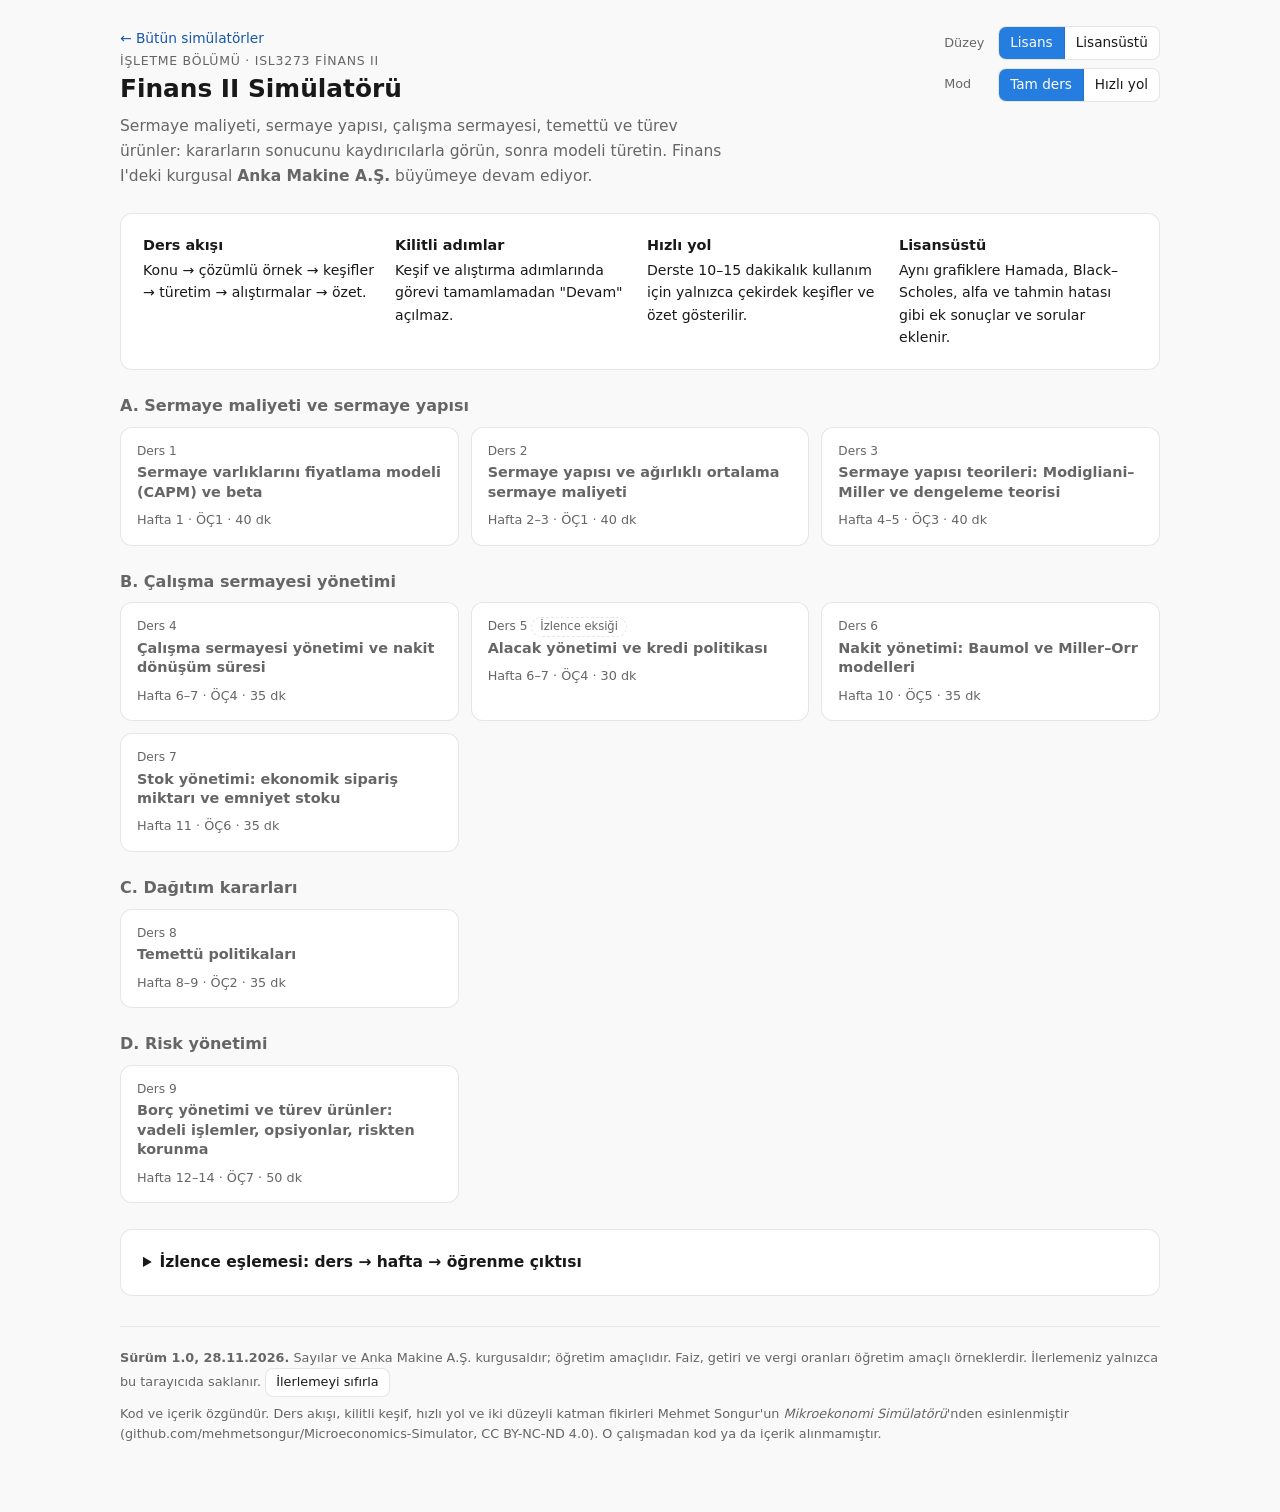
<file: dersler/simulatorler/finans2.html>
<!doctype html>
<html lang="tr">
<head>
<meta charset="utf-8">
<meta name="viewport" content="width=device-width, initial-scale=1">
<title>Finans II Simülatörü</title>
<meta name="description" content="Finans II Simülatörü: tarayıcıda çalışan etkileşimli ders aracı. M. M. Tuncer Çalışkan.">
<style>
:root{color-scheme:light;
  --page:#f9f9f9;--surface:#ffffff;--ink:#191919;--ink2:#666666;--grid:#e7e7e7;--axis:#c2c2c2;--border:rgba(11,11,11,.10);
  --s1:#257de0;--s2:#f47230;--s3:#00b894;--s4:#f2a600;--s5:#ee7fac;
  --good:#0aac23;--crit:#dc3c3d;--goodtext:#006c10;
  --accent:#257de0;--accent-ink:#1757ac;--wash:#eef5fd;--ylwash:#f4f1fd;--ylink:#6a4ce2;}
@media (prefers-color-scheme:dark){:root{color-scheme:dark;
  --page:#0b0b0b;--surface:#191919;--ink:#efefef;--ink2:#9c9c9c;--grid:#303030;--axis:#474747;--border:rgba(255,255,255,.10);
  --s1:#338ced;--s2:#e76624;--s3:#00a888;--s4:#d28e05;--s5:#e24d8b;--goodtext:#53c556;
  --accent:#338ced;--accent-ink:#84b9f3;--wash:#14243a;--ylwash:#211c35;--ylink:#9887ef;}}
*{box-sizing:border-box}
body{margin:0;background:var(--page);color:var(--ink);font:15.5px/1.6 system-ui,-apple-system,"Segoe UI",Roboto,sans-serif}
#app{max-width:1080px;margin:0 auto;padding:18px 20px 60px}
a{color:var(--accent-ink)}
h1{font-size:1.55rem;line-height:1.25;margin:.15em 0}
h2{font-size:1.22rem;line-height:1.3;margin:.15em 0}
h3{font-size:1.02rem;margin:1.3em 0 .35em}
p{margin:.55em 0}
ul,ol{margin:.4em 0;padding-left:1.3em} li{margin:.2em 0}
.card{background:var(--surface);border:1px solid var(--border);border-radius:12px;padding:20px 22px}
.hero{display:flex;gap:18px 28px;justify-content:space-between;align-items:flex-start;flex-wrap:wrap;margin:8px 0 16px}
.kicker{font-size:.78rem;color:var(--ink2);text-transform:uppercase;letter-spacing:.06em}
.lead{color:var(--ink2);max-width:62ch}
.toggles{display:flex;flex-direction:column;gap:8px}
.tg{display:flex;align-items:center;gap:8px;font-size:.8rem;color:var(--ink2)} .tg .lbl{min-width:46px}
.seg{display:inline-flex;flex-wrap:wrap;border:1px solid var(--border);border-radius:8px;overflow:hidden;background:var(--surface)}
.seg button{border:0;border-right:1px solid var(--border);background:transparent;color:var(--ink);padding:5px 11px;font:inherit;font-size:.85rem;cursor:pointer}
.seg button:last-child{border-right:0}
.seg button.on{background:var(--accent);color:#fff}
.seg button:focus-visible,.btn:focus-visible,.stp:focus-visible{outline:2px solid var(--accent);outline-offset:2px}
.howto{display:grid;grid-template-columns:repeat(auto-fit,minmax(220px,1fr));gap:14px;font-size:.88rem}
.howto b{display:block;font-size:.9rem;margin-bottom:2px}
.unit h2{font-size:1rem;margin:26px 0 10px;color:var(--ink2);font-weight:600}
.cards{display:grid;grid-template-columns:repeat(auto-fill,minmax(300px,1fr));gap:12px}
.lc{display:block;text-decoration:none;color:inherit;background:var(--surface);border:1px solid var(--border);border-radius:12px;padding:14px 16px;transition:border-color .15s,transform .15s}
a.lc:hover{border-color:var(--accent);transform:translateY(-1px)}
.lc.off{opacity:.6}
.lc .no{font-size:.76rem;color:var(--ink2)} .lc .tt{font-weight:600;margin:2px 0 8px;line-height:1.35} .lc .mt{font-size:.8rem;color:var(--ink2)}
.chip{display:inline-block;font-size:.72rem;line-height:1.5;padding:0 8px;border-radius:99px;border:1px solid var(--border);color:var(--ink2);margin-right:4px;vertical-align:middle;white-space:nowrap}
.chip.pilot{background:var(--wash);color:var(--accent-ink);border-color:transparent}
.chip.gap{border-style:dashed}
.chip.ok{color:var(--goodtext);border-color:transparent;background:rgba(10,172,35,.11)}
.chip.yl{background:var(--ylwash);color:var(--ylink);border-color:transparent}
.lh{display:flex;flex-wrap:wrap;gap:12px 24px;justify-content:space-between;align-items:flex-end;margin:4px 0 12px}
.back{font-size:.86rem;text-decoration:none}
.lmeta{font-size:.8rem;color:var(--ink2)}
.steps{display:flex;gap:6px;overflow-x:auto;padding:2px 2px 12px}
.stp{display:flex;align-items:center;gap:6px;border:1px solid var(--border);background:var(--surface);color:var(--ink2);border-radius:99px;padding:3px 11px 3px 3px;font:inherit;font-size:.78rem;cursor:pointer;white-space:nowrap}
.stp .sn{width:22px;height:22px;border-radius:50%;display:inline-grid;place-items:center;background:var(--page);font-weight:600;font-size:.76rem}
.stp.cur{border-color:var(--accent);color:var(--ink)} .stp.cur .sn{background:var(--accent);color:#fff}
.stp.done .sn{background:var(--good);color:#fff}
.stp:disabled{opacity:.4;cursor:not-allowed}
.step .sh{display:flex;flex-direction:column;align-items:flex-start;gap:4px;margin-bottom:12px}
.chip.t-kesif{background:var(--wash);color:var(--accent-ink);border-color:transparent}
.chip.t-alistirma{background:rgba(242,166,0,.15);color:inherit;border-color:transparent}
.nav{display:flex;justify-content:space-between;align-items:center;margin-top:16px;gap:10px}
.lockmsg{font-size:.84rem;color:var(--ink2);text-align:center}
.btn{font:inherit;font-size:.92rem;padding:8px 16px;border-radius:8px;border:1px solid var(--border);background:var(--surface);color:var(--ink);cursor:pointer}
.btn.primary{background:var(--accent);border-color:var(--accent);color:#fff}
.btn.sm{padding:3px 10px;font-size:.8rem}
.btn:disabled{opacity:.42;cursor:not-allowed}
.eq{font-family:"Cambria Math",Cambria,Georgia,serif;font-size:1.08rem;text-align:center;margin:12px 0;padding:10px 12px;background:var(--page);border-radius:8px;overflow-x:auto}
.eq i{font-style:italic}
.fr{display:inline-flex;flex-direction:column;vertical-align:middle;text-align:center;margin:0 3px}
.fr>span{line-height:1.3;padding:0 3px} .fr>span:first-child{border-bottom:1px solid currentColor}
.tbl{border-collapse:collapse;font-size:.87rem;margin:10px 0;font-variant-numeric:tabular-nums}
.tbl th,.tbl td{border-bottom:1px solid var(--grid);padding:5px 12px;text-align:right}
.tbl th:first-child,.tbl td:first-child{text-align:left}
.tbl th{color:var(--ink2);font-weight:600}
.tbl.sym td{text-align:left}
.tbl tr.tot td{font-weight:700;border-top:1.5px solid var(--axis)}
.tbl tr.sub td{color:var(--ink2)}
.tbl td.l{text-align:left}
.note{padding:10px 14px;border-radius:8px;margin:14px 0;background:var(--page);font-size:.92rem}
.note.yl{background:var(--ylwash);border-left:3px solid var(--ylink)}
.note.yl::before{content:var(--yl-label,"İleri düzey");display:block;font-size:.7rem;font-weight:700;color:var(--ylink);letter-spacing:.06em;text-transform:uppercase;margin-bottom:2px}
.note.tr::before{content:"Mevzuat notu";display:block;font-size:.7rem;font-weight:700;color:var(--ink2);letter-spacing:.06em;text-transform:uppercase;margin-bottom:2px}
.note.warn{border-left:3px solid var(--s4)}
body:not(.yl) .yl-only{display:none!important}
.k-intro{margin-bottom:14px}
.kgrid{display:grid;grid-template-columns:270px minmax(0,1fr);gap:22px}
.kgrid>*{min-width:0}
@media (max-width:840px){.kgrid{grid-template-columns:minmax(0,1fr)}}
.sl{display:block;margin:0 0 13px}
.sl-top{display:flex;justify-content:space-between;gap:8px;font-size:.84rem;color:var(--ink2)}
.sl output{font-weight:600;color:var(--ink);font-variant-numeric:tabular-nums}
input[type=range]{width:100%;accent-color:var(--accent);margin:2px 0 0}
.segw{margin:0 0 13px} .segw .seg{margin-top:4px}
.task{border:1px dashed var(--accent);border-radius:10px;padding:10px 12px;margin-bottom:16px;background:var(--wash);font-size:.86rem}
.task.all{border-style:solid;border-color:var(--good)}
.task-h{font-weight:700;font-size:.8rem;letter-spacing:.04em;text-transform:uppercase;margin-bottom:4px}
.task-s{font-weight:400;text-transform:none;letter-spacing:0;color:var(--ink2)}
.ti{display:flex;gap:8px;margin:5px 0}
.cb{flex:0 0 16px;height:16px;border:1.5px solid var(--ink2);border-radius:4px;margin-top:3px;position:relative}
.ti.ok .cb{background:var(--good);border-color:var(--good)}
.ti.ok .cb::after{content:"";position:absolute;left:4px;top:0;width:5px;height:9px;border:solid #fff;border-width:0 2px 2px 0;transform:rotate(45deg)}
.ti.ok>span:last-child{color:var(--ink2)}
.ro{display:grid;grid-template-columns:repeat(auto-fill,minmax(150px,1fr));gap:8px;margin-top:10px}
.ro-i{border:1px solid var(--border);border-radius:8px;padding:6px 10px;background:var(--surface)}
.ro-i.wide{grid-column:1/-1}
.ro-l{font-size:.74rem;color:var(--ink2);line-height:1.35}
.ro-v{font-weight:600;font-variant-numeric:tabular-nums}
.flag{display:inline-flex;gap:5px;align-items:center;font-weight:600;font-size:.82rem;padding:1px 9px;border-radius:99px}
.flag.good{color:var(--goodtext);background:rgba(10,172,35,.12)}
.flag.bad{color:var(--crit);background:rgba(220,60,61,.11)}
.legend{display:flex;gap:6px 16px;flex-wrap:wrap;font-size:.8rem;color:var(--ink2);margin-bottom:2px}
.lg{display:inline-flex;align-items:center;gap:6px}
.sw{display:inline-block;width:18px;height:0;border-top:2.5px solid var(--ink2)}
.sw.l1{border-color:var(--s1)} .sw.l2{border-color:var(--s2)} .sw.l3{border-color:var(--s3)}
.sw.ref{border-top:1.5px dashed var(--ink2)}
.sw.box{width:12px;height:12px;border:0;border-radius:3px}
.sw.box.f1{background:var(--s1)} .sw.box.f2{background:var(--s2)} .sw.box.f3{background:var(--s3)} .sw.box.f4{background:var(--s4)} .sw.box.f5{background:var(--s5)}
.sw.box.fg{background:var(--axis)}
.chart{position:relative}
.chart svg{width:100%;height:auto;display:block;overflow:visible;touch-action:pan-y}
svg text{font-family:system-ui,-apple-system,"Segoe UI",sans-serif}
.grid{stroke:var(--grid);stroke-width:1}
.axis{stroke:var(--axis);stroke-width:1}
.tick{fill:var(--ink2);font-size:11.5px;font-variant-numeric:tabular-nums}
.atitle{fill:var(--ink2);font-size:12px}
.l1,.l2,.l3{fill:none;stroke-width:2;stroke-linejoin:round;stroke-linecap:round}
.l1{stroke:var(--s1)} .l2{stroke:var(--s2)} .l3{stroke:var(--s3)}
.ref{stroke:var(--ink2);stroke-width:1.25;stroke-dasharray:4 4;fill:none}
.cur{fill:var(--ink);stroke:var(--surface);stroke-width:2}
.d1{fill:var(--s1);stroke:var(--surface);stroke-width:2}
.d2{fill:var(--s2);stroke:var(--surface);stroke-width:2}
.d3{fill:var(--s3);stroke:var(--surface);stroke-width:2}
.f1{fill:var(--s1)} .f2{fill:var(--s2)} .f3{fill:var(--s3)} .f4{fill:var(--s4)} .f5{fill:var(--s5)} .fg{fill:var(--axis)}
.seg-r{stroke:var(--surface);stroke-width:2}
.area1{fill:var(--s1);opacity:.14} .area-g{fill:var(--good);opacity:.14} .area-c{fill:var(--crit);opacity:.12}
.bar1{fill:var(--s1)} .bar1.dim{opacity:.38}
.ref2{stroke:var(--axis);stroke-width:1.25;stroke-dasharray:2 3;fill:none}
.sw.box.bar1{background:var(--s1)} .sw.box.area1{background:var(--s1);opacity:.3}
.sw.box.area-g{background:var(--good);opacity:.35} .sw.box.area-c{background:var(--crit);opacity:.3}
.sw.dot{width:10px;height:10px;border:0;border-radius:50%;background:var(--ink)} .sw.dot.d2{background:var(--s2)} .sw.dot.d3{background:var(--s3)}
.dim{opacity:.38}
.lab,.lab2{font-size:12px;paint-order:stroke;stroke:var(--surface);stroke-width:4px;stroke-linejoin:round}
.lab{fill:var(--ink)} .lab2{fill:var(--ink2)}
.labin{font-size:11.5px;fill:#fff;font-variant-numeric:tabular-nums}
.labin.dk{fill:#0b0b0b}
.hov line{stroke:var(--ink2);stroke-width:1}
.tip{position:absolute;pointer-events:none;background:var(--surface);border:1px solid var(--border);box-shadow:0 4px 14px rgba(0,0,0,.14);border-radius:8px;padding:6px 10px;font-size:.78rem;line-height:1.45;white-space:nowrap;z-index:5;font-variant-numeric:tabular-nums}
details.dt summary{cursor:pointer;font-size:.82rem;color:var(--ink2);margin-top:10px}
.dtw{max-height:260px;overflow:auto}
.q{border:1px solid var(--border);border-radius:10px;padding:14px 16px;margin:12px 0}
.qh{display:flex;gap:4px;align-items:center;margin-bottom:6px}
.qn{margin-left:auto;font-size:.76rem;color:var(--ink2)}
.qa{display:flex;gap:8px;align-items:center;flex-wrap:wrap;margin-top:10px}
input.num,input.acc,select.sel{font:inherit;padding:6px 10px;border:1px solid var(--axis);border-radius:8px;background:var(--surface);color:var(--ink)}
input.num{width:190px}
.unit{color:var(--ink2);font-size:.9rem}
.opts label{display:flex;gap:8px;align-items:flex-start;padding:3px 0;cursor:pointer}
.opts input{margin-top:5px}
.fb{margin-top:10px;padding:8px 12px;border-radius:8px;font-size:.9rem}
.fb:empty{display:none}
.fb.ok{background:rgba(10,172,35,.11)}
.fb.try{background:rgba(242,166,0,.15)}
.fb.rev{background:var(--wash)}
.qsum{font-size:.86rem;color:var(--ink2);margin-bottom:4px}
.about{font-size:.8rem;color:var(--ink2);margin-top:30px;border-top:1px solid var(--grid);padding-top:14px}
.map summary{cursor:pointer;font-weight:600}
.map{margin-top:26px}
.done-box{text-align:center;padding:30px}
.summary li{margin:.35em 0}
/* ---- Muhasebeye özgü bileşenler ---- */
.jt{border-collapse:collapse;font-size:.88rem;margin:8px 0 12px;font-variant-numeric:tabular-nums;min-width:min(100%,520px)}
.jt td,.jt th{padding:4px 10px;border-bottom:1px solid var(--grid)}
.jt th{color:var(--ink2);font-weight:600;font-size:.78rem;text-align:right}
.jt th:first-child{text-align:left}
.jt td.n{text-align:right;width:110px}
.jt td.cr{padding-left:38px}
.jt tr.mh td{border-bottom:1.5px solid var(--axis);font-size:.78rem;color:var(--ink2);text-align:center}
.jt tr.ex td{font-size:.8rem;color:var(--ink2);font-style:italic;border-bottom:1.5px solid var(--axis)}
.jt tr.tot td{font-weight:700}
.ta-wrap{display:flex;flex-wrap:wrap;gap:12px;margin:10px 0}
.ta{min-width:200px;flex:1 1 200px;max-width:300px;font-size:.84rem;font-variant-numeric:tabular-nums}
.ta-h{text-align:center;font-weight:600;border-bottom:2px solid var(--ink);padding:2px 4px}
.ta-b{display:grid;grid-template-columns:1fr 1fr;min-height:50px}
.ta-b>div{padding:3px 6px}
.ta-b>div:first-child{border-right:2px solid var(--ink)}
.ta-b>div:last-child{text-align:right}
.ta-l{display:flex;justify-content:space-between;gap:6px} .ta-b>div:last-child .ta-l{flex-direction:row-reverse}
.ta-l span:first-child{color:var(--ink2);font-size:.74rem}
.ta-f{display:grid;grid-template-columns:1fr 1fr;border-top:1px solid var(--axis);font-size:.78rem}
.ta-f>div{padding:2px 6px} .ta-f>div:last-child{text-align:right}
.ta-bal{text-align:center;font-size:.78rem;color:var(--ink2)}
.ta.new .ta-h{color:var(--accent-ink)}
.je{border-collapse:collapse;margin-top:8px;font-size:.88rem}
.je td,.je th{padding:3px 4px}
.je th{color:var(--ink2);font-weight:600;font-size:.76rem;text-align:left}
.je input.acc{width:250px}
.je input.num{width:130px;text-align:right}
.je .tot td{font-size:.82rem;color:var(--ink2);font-variant-numeric:tabular-nums}
.xbtn{border:0;background:transparent;color:var(--ink2);cursor:pointer;font-size:1rem}
.tx-list{display:flex;flex-direction:column;gap:6px}
.tx{display:flex;gap:8px;align-items:flex-start;text-align:left;font:inherit;font-size:.84rem;border:1px solid var(--border);background:var(--surface);color:var(--ink);border-radius:8px;padding:6px 10px;cursor:pointer}
.tx:hover:not(:disabled){border-color:var(--accent)}
.tx:disabled{opacity:.5;cursor:default}
.tx .txn{font-weight:700;color:var(--ink2);min-width:18px}
.tx select{max-width:100%;min-width:0}
.tx.on{border-color:var(--good);background:rgba(10,172,35,.07)}
.cls-row{display:flex;flex-wrap:wrap;justify-content:space-between;align-items:center;gap:6px 10px;padding:6px 0;border-bottom:1px solid var(--grid);font-size:.88rem}
/* Metin en az 180 px yer alır; sığmazsa açılır liste alt satıra iner (dar panelde kelime kelime kırılmayı önler) */
.cls-row>span{flex:1 1 180px;min-width:0}
.cls-row select{flex:0 1 auto;max-width:100%;min-width:0}
.cls-row.ok select{border-color:var(--good)} .cls-row.bad select{border-color:var(--crit)}
.fs{display:grid;grid-template-columns:1fr 1fr;gap:16px}
@media (max-width:700px){.fs{grid-template-columns:1fr}}
.fs .tbl{width:100%}
.mono{font-variant-numeric:tabular-nums}
/* Motorun tablolara eklediği kapsayıcı: dar ekranda tablo sayfayı değil kendini kaydırır */
.tw{max-width:100%;overflow-x:auto;-webkit-overflow-scrolling:touch}
.fs>.tw>.tbl{width:100%}
/* ---- Telefon (≤600 px): metin sütunları kelime kelime kırılmasın, geniş tablolar kendi içinde kaysın ---- */
@media (max-width:600px){
  #app{padding:12px 10px 50px}
  .card{padding:14px 12px}
  .q{padding:12px 10px}
  .tbl th,.tbl td{padding:4px 7px}
  .tbl:not(.sym) td:not(:first-child){white-space:nowrap}
  /* Tablo, sütun sayısına göre bir alt genişlik alır; ekrana sığmazsa .tw içinde yana kayar */
  .tbl.sym:has(tr>:nth-child(2)){min-width:21em}
  .tbl.sym:has(tr>:nth-child(3)){min-width:31em}
  .tbl.sym:has(tr>:nth-child(4)){min-width:40em}
  .tbl:not(.sym):has(tr>:nth-child(4)){min-width:30em}
  .tbl:not(.sym):has(tr>:nth-child(5)){min-width:36em}
  .jt{min-width:21em}
  .jt td,.jt th{padding:4px 6px}
  .jt td.n{width:auto;white-space:nowrap}
  .jt td.cr{padding-left:18px}
  .je{width:100%;font-size:.84rem}
  .je td,.je th{padding:3px 2px}
  .je input.acc{width:100%;min-width:7.5em;padding:6px}
  .je input.num{width:4.6em;padding:6px 4px}
}

</style>
</head>
<body>
<div id="app"></div>
<script>
"use strict";
/* ============================================================
   Muhasebe simülatörleri — ortak motor, sürüm 0.1 (pilot), 27.11.2026
   Özgün kod. Mimari 12_Finans_Simulatoru ile aynıdır; ders akışı
   fikri M. Songur'un Mikroekonomi Simülatörü'nden esinlenmiştir,
   o çalışmadan kod alınmamıştır.
   ============================================================ */

/* ---------- Yardımcılar ---------- */
const $=(s,r=document)=>r.querySelector(s);
function el(tag,cls,html){const e=document.createElement(tag);if(cls)e.className=cls;if(html!=null)e.innerHTML=html;return e;}
function nf(x,d=0){return Number(x).toLocaleString('tr-TR',{minimumFractionDigits:d,maximumFractionDigits:d});}
function tl(x,d=0){return (x<-1e-9?'−':'')+nf(Math.abs(x),d)+' TL';}
function pc(x,d=1){return (x<-1e-12?'−%':'%')+nf(Math.abs(x)*100,d);}
function pp(x,d=1){return (x<-1e-12?'−':'')+nf(Math.abs(x)*100,d)+' puan';}
function kTL(v){const a=Math.abs(v),s=v<0?'−':'';if(a>=1e6)return s+nf(a/1e6,(a%1e6)?1:0)+' mn';if(a>=1e3)return s+nf(a/1e3,0)+' bin';return s+nf(a,0);}
function fr(n,d){return `<span class="fr"><span>${n}</span><span>${d}</span></span>`;}
function clamp(v,a,b){return Math.max(a,Math.min(b,v));}
function r2(x){return Math.round(x*100)/100;}
const pctFmt=v=>'%'+nf(v,Number.isInteger(v)?0:1);

/* ---------- Tekdüzen Hesap Planı (ders kapsamındaki hesaplar) ----------
   Bakiye yönü: B = borç bakiyesi verir, A = alacak bakiyesi verir, X = her ikisi */
const TDHP_SRC=`100|Kasa|B;101|Alınan Çekler|B;102|Bankalar|B;103|Verilen Çekler ve Ödeme Emirleri (−)|A;108|Diğer Hazır Değerler|B;
110|Hisse Senetleri|B;111|Özel Kesim Tahvil, Senet ve Bonoları|B;112|Kamu Kesimi Tahvil, Senet ve Bonoları|B;118|Diğer Menkul Kıymetler|B;119|Menkul Kıymetler Değer Düşüklüğü Karşılığı (−)|A;
120|Alıcılar|B;121|Alacak Senetleri|B;122|Alacak Senetleri Reeskontu (−)|A;126|Verilen Depozito ve Teminatlar|B;127|Diğer Ticari Alacaklar|B;128|Şüpheli Ticari Alacaklar|B;129|Şüpheli Ticari Alacaklar Karşılığı (−)|A;
131|Ortaklardan Alacaklar|B;135|Personelden Alacaklar|B;136|Diğer Çeşitli Alacaklar|B;
150|İlk Madde ve Malzeme|B;151|Yarı Mamuller|B;152|Mamuller|B;153|Ticari Mallar|B;157|Diğer Stoklar|B;158|Stok Değer Düşüklüğü Karşılığı (−)|A;159|Verilen Sipariş Avansları|B;
180|Gelecek Aylara Ait Giderler|B;181|Gelir Tahakkukları|B;190|Devreden KDV|B;191|İndirilecek KDV|B;193|Peşin Ödenen Vergiler ve Fonlar|B;195|İş Avansları|B;196|Personel Avansları|B;
220|Alıcılar (uzun vadeli)|B;226|Verilen Depozito ve Teminatlar (uzun vadeli)|B;240|Bağlı Menkul Kıymetler|B;242|İştirakler|B;245|Bağlı Ortaklıklar|B;
250|Arazi ve Arsalar|B;251|Yeraltı ve Yerüstü Düzenleri|B;252|Binalar|B;253|Tesis, Makine ve Cihazlar|B;254|Taşıtlar|B;255|Demirbaşlar|B;256|Diğer Maddi Duran Varlıklar|B;257|Birikmiş Amortismanlar (−)|A;258|Yapılmakta Olan Yatırımlar|B;259|Verilen Avanslar|B;
260|Haklar|B;261|Şerefiye|B;262|Kuruluş ve Örgütlenme Giderleri|B;263|Araştırma ve Geliştirme Giderleri|B;264|Özel Maliyetler|B;267|Diğer Maddi Olmayan Duran Varlıklar|B;268|Birikmiş Amortismanlar (−) (maddi olmayan)|A;280|Gelecek Yıllara Ait Giderler|B;
300|Banka Kredileri|A;303|Uzun Vadeli Kredilerin Anapara Taksitleri ve Faizleri|A;304|Tahvil Anapara Borç, Taksit ve Faizleri|A;305|Çıkarılmış Bonolar ve Senetler|A;308|Menkul Kıymetler İhraç Farkı (−)|B;309|Diğer Mali Borçlar|A;
320|Satıcılar|A;321|Borç Senetleri|A;322|Borç Senetleri Reeskontu (−)|B;326|Alınan Depozito ve Teminatlar|A;329|Diğer Ticari Borçlar|A;
331|Ortaklara Borçlar|A;335|Personele Borçlar|A;336|Diğer Çeşitli Borçlar|A;340|Alınan Sipariş Avansları|A;
360|Ödenecek Vergi ve Fonlar|A;361|Ödenecek Sosyal Güvenlik Kesintileri|A;370|Dönem Kârı Vergi ve Diğer Yasal Yükümlülük Karşılıkları|A;371|Dönem Kârının Peşin Ödenen Vergi ve Diğer Yükümlülükleri (−)|B;
380|Gelecek Aylara Ait Gelirler|A;381|Gider Tahakkukları|A;391|Hesaplanan KDV|A;
400|Banka Kredileri (uzun vadeli)|A;405|Çıkarılmış Tahviller|A;408|Menkul Kıymetler İhraç Farkı (−) (uzun vadeli)|B;420|Satıcılar (uzun vadeli)|A;421|Borç Senetleri (uzun vadeli)|A;480|Gelecek Yıllara Ait Gelirler|A;481|Gider Tahakkukları (uzun vadeli)|A;
500|Sermaye|A;501|Ödenmemiş Sermaye (−)|B;502|Sermaye Düzeltmesi Olumlu Farkları|A;520|Hisse Senedi İhraç Primleri|A;521|Hisse Senedi İptal Kârları|A;522|MDV Yeniden Değerleme Artışları|A;529|Diğer Sermaye Yedekleri|A;
540|Yasal Yedekler|A;541|Statü Yedekleri|A;542|Olağanüstü Yedekler|A;548|Diğer Kâr Yedekleri|A;570|Geçmiş Yıllar Kârları|A;580|Geçmiş Yıllar Zararları (−)|B;590|Dönem Net Kârı|A;591|Dönem Net Zararı (−)|B;
600|Yurt İçi Satışlar|A;601|Yurt Dışı Satışlar|A;602|Diğer Gelirler|A;610|Satıştan İadeler (−)|B;611|Satış İskontoları (−)|B;612|Diğer İndirimler (−)|B;
620|Satılan Mamuller Maliyeti (−)|B;621|Satılan Ticari Mallar Maliyeti (−)|B;622|Satılan Hizmet Maliyeti (−)|B;
630|Araştırma ve Geliştirme Giderleri (−)|B;631|Pazarlama, Satış ve Dağıtım Giderleri (−)|B;632|Genel Yönetim Giderleri (−)|B;
640|İştiraklerden Temettü Gelirleri|A;642|Faiz Gelirleri|A;644|Konusu Kalmayan Karşılıklar|A;645|Menkul Kıymet Satış Kârları|A;646|Kambiyo Kârları|A;647|Reeskont Faiz Gelirleri|A;649|Diğer Olağan Gelir ve Kârlar|A;
653|Komisyon Giderleri (−)|B;654|Karşılık Giderleri (−)|B;655|Menkul Kıymet Satış Zararları (−)|B;656|Kambiyo Zararları (−)|B;657|Reeskont Faiz Giderleri (−)|B;659|Diğer Olağan Gider ve Zararlar (−)|B;
660|Kısa Vadeli Borçlanma Giderleri (−)|B;661|Uzun Vadeli Borçlanma Giderleri (−)|B;671|Önceki Dönem Gelir ve Kârları|A;679|Diğer Olağan Dışı Gelir ve Kârlar|A;680|Çalışmayan Kısım Gider ve Zararları (−)|B;681|Önceki Dönem Gider ve Zararları (−)|B;689|Diğer Olağan Dışı Gider ve Zararlar (−)|B;
690|Dönem Kârı veya Zararı|X;691|Dönem Kârı Vergi ve Diğer Yasal Yükümlülük Karşılıkları (−)|B;692|Dönem Net Kârı veya Zararı|X;
710|Direkt İlk Madde ve Malzeme Giderleri|B;711|Direkt İlk Madde ve Malzeme Giderleri Yansıtma|A;720|Direkt İşçilik Giderleri|B;721|Direkt İşçilik Giderleri Yansıtma|A;730|Genel Üretim Giderleri|B;731|Genel Üretim Giderleri Yansıtma|A;
740|Hizmet Üretim Maliyeti|B;741|Hizmet Üretim Maliyeti Yansıtma|A;750|Araştırma ve Geliştirme Giderleri|B;751|Araştırma ve Geliştirme Giderleri Yansıtma|A;
760|Pazarlama, Satış ve Dağıtım Giderleri|B;761|Pazarlama, Satış ve Dağıtım Giderleri Yansıtma|A;770|Genel Yönetim Giderleri|B;771|Genel Yönetim Giderleri Yansıtma|A;780|Finansman Giderleri|B;781|Finansman Giderleri Yansıtma|A;
790|İlk Madde ve Malzeme Giderleri|B;791|İşçi Ücret ve Giderleri|B;792|Memur Ücret ve Giderleri|B;793|Dışarıdan Sağlanan Fayda ve Hizmetler|B;794|Çeşitli Giderler|B;795|Vergi, Resim ve Harçlar|B;796|Amortismanlar ve Tükenme Payları|B;797|Finansman Giderleri (7/B)|B;798|Gider Çeşitleri Yansıtma Hesabı|A;799|Üretim Maliyet Hesabı|B`;
const TDHP={};
TDHP_SRC.split(';').forEach(s=>{const [c,n,b]=s.trim().split('|');if(c)TDHP[c]={c,n,b};});
const GRP={'10':'Hazır Değerler','11':'Menkul Kıymetler','12':'Ticari Alacaklar','13':'Diğer Alacaklar','15':'Stoklar','18':'Gelecek Aylara Ait Giderler ve Gelir Tahakkukları','19':'Diğer Dönen Varlıklar',
 '22':'Ticari Alacaklar','24':'Mali Duran Varlıklar','25':'Maddi Duran Varlıklar','26':'Maddi Olmayan Duran Varlıklar','28':'Gelecek Yıllara Ait Giderler ve Gelir Tahakkukları',
 '30':'Mali Borçlar','32':'Ticari Borçlar','33':'Diğer Borçlar','34':'Alınan Avanslar','36':'Ödenecek Vergi ve Diğer Yükümlülükler','37':'Borç ve Gider Karşılıkları','38':'Gelecek Aylara Ait Gelirler ve Gider Tahakkukları','39':'Diğer Kısa Vadeli Yabancı Kaynaklar',
 '40':'Mali Borçlar','42':'Ticari Borçlar','48':'Gelecek Yıllara Ait Gelirler ve Gider Tahakkukları',
 '50':'Ödenmiş Sermaye','52':'Sermaye Yedekleri','54':'Kâr Yedekleri','57':'Geçmiş Yıllar Kârları','58':'Geçmiş Yıllar Zararları (−)','59':'Dönem Net Kârı (Zararı)'};
const CLS={'1':'Dönen Varlıklar','2':'Duran Varlıklar','3':'Kısa Vadeli Yabancı Kaynaklar','4':'Uzun Vadeli Yabancı Kaynaklar','5':'Özkaynaklar','6':'Gelir Tablosu Hesapları','7':'Maliyet Hesapları'};
function an(c){const a=TDHP[c];return a?`${c} ${a.n}`:`${c} (?)`;}
function findCode(str){
  const s=String(str||'').trim();if(!s)return null;
  const m=s.match(/^(\d{3})/);if(m)return TDHP[m[1]]?m[1]:null;
  const low=s.toLocaleLowerCase('tr-TR');
  const hit=Object.values(TDHP).find(a=>a.n.toLocaleLowerCase('tr-TR')===low);return hit?hit.c:null;
}

/* ---------- Yevmiye maddeleri ----------
   Madde: {d:'açıklama', l:[[kod,borç,alacak],...]}  — B(kod,t) / A(kod,t) yardımcıları */
const B=(c,t,l)=>l?[String(c),t,0,l]:[String(c),t,0], A=(c,t,l)=>l?[String(c),0,t,l]:[String(c),0,t]; /* l: isteğe bağlı alt hesap etiketi */
const anl=x=>an(x[0])+(x[3]?` · ${x[3]}`:'');
const J=(d,l)=>({d,l});
function entryTotals(l){let b=0,a=0;l.forEach(x=>{b+=x[1];a+=x[2];});return {b,a};}
let JT_N=0;const JT_ERR=[];
function jt(entries,o={}){
  let no=o.start||1,s=`<table class="jt"><thead><tr><th>Hesap</th><th>Borç</th><th>Alacak</th></tr></thead><tbody>`;
  entries.forEach(e=>{
    const tt=entryTotals(e.l);JT_N++;if(Math.abs(tt.b-tt.a)>0.01||e.l.some(x=>!TDHP[x[0]]))JT_ERR.push(`${e.d}: ${nf(tt.b,2)} / ${nf(tt.a,2)}`);
    if(o.num!==false)s+=`<tr class="mh"><td colspan="3">${no++}${e.date?' · '+e.date:''}</td></tr>`;
    const dr=e.l.filter(x=>x[1]>0),cr=e.l.filter(x=>x[2]>0);
    dr.forEach(x=>{s+=`<tr><td>${anl(x)}</td><td class="n">${nf(x[1],x[1]%1?2:0)}</td><td class="n"></td></tr>`;});
    cr.forEach(x=>{s+=`<tr><td class="cr">${anl(x)}</td><td class="n"></td><td class="n">${nf(x[2],x[2]%1?2:0)}</td></tr>`;});
    if(e.d)s+=`<tr class="ex"><td colspan="3">${e.d}</td></tr>`;
  });
  return s+'</tbody></table>';
}
function balances(entries){const m={};entries.forEach(e=>e.l.forEach(([c,b,a])=>{if(!m[c])m[c]={b:0,a:0};m[c].b+=b;m[c].a+=a;}));return m;}
function net(m,c){const x=m[c];return x?x.b-x.a:0;}
function mizan(entries,o={}){
  const m=balances(entries),codes=Object.keys(m).sort();
  let tb=0,ta=0,bb=0,ba=0;
  const rows=codes.map(c=>{const x=m[c],d=x.b-x.a;tb+=x.b;ta+=x.a;if(d>0)bb+=d;else ba+=-d;
    return `<tr${o.hl&&o.hl.includes(c)?' style="background:var(--wash)"':''}><td>${an(c)}</td><td>${nf(x.b)}</td><td>${nf(x.a)}</td><td>${d>0.005?nf(d):''}</td><td>${d<-0.005?nf(-d):''}</td></tr>`;}).join('');
  const ok=Math.abs(tb-ta)<0.01&&Math.abs(bb-ba)<0.01;
  return {ok,tb,ta,bb,ba,html:`<table class="tbl"><thead><tr><th>Hesap</th><th>Borç toplamı</th><th>Alacak toplamı</th><th>Borç bakiyesi</th><th>Alacak bakiyesi</th></tr></thead><tbody>${rows||'<tr><td colspan="5" class="l lmeta">Henüz kayıt yok.</td></tr>'}
   <tr class="tot"><td>Toplam</td><td>${nf(tb)}</td><td>${nf(ta)}</td><td>${nf(bb)}</td><td>${nf(ba)}</td></tr></tbody></table>`};
}
function taccounts(host,entries,codes,o={}){
  const items={};codes.forEach(c=>items[c]={d:[],k:[]});
  entries.forEach((e,i)=>e.l.forEach(([c,b,a])=>{if(!items[c])return;if(b)items[c].d.push([i+1,b]);if(a)items[c].k.push([i+1,a]);}));
  host.innerHTML=`<div class="ta-wrap">${codes.map(c=>{const x=items[c],sb=x.d.reduce((s,v)=>s+v[1],0),sa=x.k.reduce((s,v)=>s+v[1],0),d=sb-sa;
    const ln=arr=>arr.map(v=>`<div class="ta-l"><span>(${v[0]})</span><span>${nf(v[1])}</span></div>`).join('');
    return `<div class="ta${o.hl&&o.hl.includes(c)?' new':''}"><div class="ta-h">${an(c)}</div><div class="ta-b"><div>${ln(x.d)}</div><div>${ln(x.k)}</div></div>
     <div class="ta-f"><div>${nf(sb)}</div><div>${nf(sa)}</div></div><div class="ta-bal">${Math.abs(d)<0.005?'Bakiye yok':(d>0?'Borç bakiyesi ':'Alacak bakiyesi ')+nf(Math.abs(d))}</div></div>`;}).join('')}</div>`;
}

/* ---------- Durum (tarayıcıda saklanır) ---------- */
let S={lvl:'lisans',mode:'tam',done:{},unl:{},pos:{},qs:{}};
let NOSAVE=false;
function loadState(){try{const o=JSON.parse(localStorage.getItem(CONFIG.key)||'{}');if(o&&typeof o==='object')S=Object.assign(S,o);}catch(e){}}
function save(){if(NOSAVE)return;try{localStorage.setItem(CONFIG.key,JSON.stringify(S));}catch(e){}}

/* ---------- Grafik çekirdeği (elle SVG) ---------- */
function niceStep(span,n){const s0=span/n,mag=Math.pow(10,Math.floor(Math.log10(s0))),e=s0/mag;return mag*(e>=7.5?10:e>=3.5?5:e>=1.5?2:1);}
function niceTicks(a,b,n=5){if(!(b>a))return [a];const st=niceStep(b-a,n),out=[];for(let v=Math.ceil(a/st-1e-9)*st;v<=b+st*1e-6;v+=st)out.push(Math.round(v/st)*st||0);return out;}
function niceMax(v,n=5){if(!(v>0))return 1;const st=niceStep(v,n);return Math.ceil(v*1.0001/st)*st;}
function niceRange(lo,hi,n=5){if(hi-lo<1e-9){hi=lo+1;}const st=niceStep(hi-lo,n);return [Math.floor(lo/st)*st,Math.ceil(hi/st)*st];}
let CPID=0;
function frame(host,o){
  const W=o.w||640,H=o.h||330,m={l:o.ml||66,r:o.mr||22,t:14,b:o.mb||46};
  if(!host._svg){
    host.classList.add('chart');
    host.innerHTML=`<svg viewBox="0 0 ${W} ${H}" role="img"></svg><div class="tip" hidden></div>`;
    host._svg=host.querySelector('svg');host._tip=host.querySelector('.tip');
    const svg=host._svg;
    const hide=()=>{host._tip.hidden=true;const g=svg.querySelector('.hov');if(g)g.innerHTML='';};
    svg.addEventListener('pointermove',e=>{
      const f=host._f;if(!f||!f.hoverFn)return;
      const ctm=svg.getScreenCTM();if(!ctm)return;
      const pt=svg.createSVGPoint();pt.x=e.clientX;pt.y=e.clientY;const p=pt.matrixTransform(ctm.inverse());
      if(p.x<f.m.l-4||p.x>f.W-f.m.r+4||p.y<f.m.t-4||p.y>f.H-f.m.b+4){hide();return;}
      const r=f.hoverFn(f.ix(clamp(p.x,f.m.l,f.W-f.m.r)),f.iy(p.y));if(!r){hide();return;}
      const g=svg.querySelector('.hov');let s='';
      if(r.x!=null&&r.x>=f.o.x[0]&&r.x<=f.o.x[1])s+=`<line x1="${f.X(r.x)}" x2="${f.X(r.x)}" y1="${f.m.t}" y2="${f.H-f.m.b}"/>`;
      (r.pts||[]).forEach(q=>{if(isFinite(q[1])&&q[1]>=f.o.y[0]&&q[1]<=f.o.y[1])s+=`<circle cx="${f.X(q[0])}" cy="${f.Y(q[1])}" r="5" class="${q[2]||'cur'}"/>`;});
      g.innerHTML=s;
      const tip=host._tip;tip.innerHTML=r.html;tip.hidden=false;
      const rect=host.getBoundingClientRect();let lx=e.clientX-rect.left+14;const tw=tip.offsetWidth;if(lx+tw>rect.width)lx=e.clientX-rect.left-tw-14;
      tip.style.left=Math.max(0,lx)+'px';tip.style.top=Math.max(0,e.clientY-rect.top-12)+'px';
    });
    svg.addEventListener('pointerleave',hide);
  }
  const svg=host._svg;svg.setAttribute('viewBox',`0 0 ${W} ${H}`);svg.setAttribute('aria-label',o.aria||'Grafik');
  const pw=W-m.l-m.r,ph=H-m.t-m.b;
  const X=v=>m.l+(v-o.x[0])/(o.x[1]-o.x[0])*pw;
  const Y=v=>m.t+ph-(v-o.y[0])/(o.y[1]-o.y[0])*ph;
  const ix=px=>o.x[0]+(px-m.l)/pw*(o.x[1]-o.x[0]);
  const iy=py=>o.y[0]+(m.t+ph-py)/ph*(o.y[1]-o.y[0]);
  const id='cp'+(++CPID);
  let s=`<defs><clipPath id="${id}"><rect x="${m.l}" y="${m.t-3}" width="${pw}" height="${ph+6}"/></clipPath></defs>`;
  const yt=o.yticks||niceTicks(o.y[0],o.y[1],5);
  yt.forEach(v=>{if(v<o.y[0]-1e-9||v>o.y[1]+1e-9)return;s+=`<line class="grid" x1="${m.l}" x2="${W-m.r}" y1="${Y(v)}" y2="${Y(v)}"/><text class="tick" x="${m.l-8}" y="${Y(v)+4}" text-anchor="end">${o.yfmt?o.yfmt(v):nf(v)}</text>`;});
  if(o.xcats){o.xcats.forEach((c,i)=>{const parts=String(c).split('|');s+=`<text class="tick" x="${X(i+.5)}" y="${H-m.b+17}" text-anchor="middle">${parts.map((p,k)=>`<tspan x="${X(i+.5)}" dy="${k?13:0}">${p}</tspan>`).join('')}</text>`;});}
  else{(o.xticks||niceTicks(o.x[0],o.x[1],6)).forEach(v=>{if(v<o.x[0]-1e-9||v>o.x[1]+1e-9)return;s+=`<text class="tick" x="${X(v)}" y="${H-m.b+18}" text-anchor="middle">${o.xfmt?o.xfmt(v):nf(v)}</text>`;});}
  const y0=(o.y[0]<=0&&o.y[1]>=0)?0:o.y[0];
  s+=`<line class="axis" x1="${m.l}" x2="${W-m.r}" y1="${Y(y0)}" y2="${Y(y0)}"/>`;
  if(o.xlab)s+=`<text class="atitle" x="${m.l+pw/2}" y="${H-6}" text-anchor="middle">${o.xlab}</text>`;
  if(o.ylab)s+=`<text class="atitle" transform="translate(13 ${m.t+ph/2}) rotate(-90)" text-anchor="middle">${o.ylab}</text>`;
  s+=`<g class="data" clip-path="url(#${id})"></g><g class="ann"></g><g class="hov"></g>`;
  svg.innerHTML=s;
  const gd=svg.querySelector('.data'),ga=svg.querySelector('.ann');
  const cy=v=>clamp(Y(v),-2000,H+2000);
  const f={W,H,m,o,X,Y,ix,iy,hoverFn:null,
    add(str){gd.insertAdjacentHTML('beforeend',str);},
    ann(str){ga.insertAdjacentHTML('beforeend',str);},
    d(pts){let d='',pen=false;pts.forEach(p=>{if(!isFinite(p[1])){pen=false;return;}d+=(pen?'L':'M')+X(p[0]).toFixed(1)+','+cy(p[1]).toFixed(1);pen=true;});return d;},
    line(pts,cls){const d=f.d(pts);if(d)f.add(`<path class="${cls}" d="${d}"/>`);},
    hline(v,cls='ref',lab,anchor='end'){if(v<o.y[0]||v>o.y[1])return;f.add(`<line class="${cls}" x1="${m.l}" x2="${W-m.r}" y1="${Y(v)}" y2="${Y(v)}"/>`);if(lab)f.text(anchor==='end'?o.x[1]:o.x[0],v,lab,'lab2',anchor,anchor==='end'?-4:4,-6);},
    vline(v,cls='ref',lab,dy=0){if(v<o.x[0]||v>o.x[1])return;f.add(`<line class="${cls}" x1="${X(v)}" x2="${X(v)}" y1="${m.t}" y2="${H-m.b}"/>`);if(lab){const right=X(v)>m.l+pw*0.72;f.ann(`<text class="lab2" x="${X(v)+(right?-5:5)}" y="${m.t+12+dy}" text-anchor="${right?'end':'start'}">${lab}</text>`);}},
    dot(x,y,cls='cur',r=5){if(!isFinite(y)||y<o.y[0]||y>o.y[1]||x<o.x[0]||x>o.x[1])return;f.ann(`<circle cx="${X(x)}" cy="${Y(y)}" r="${r}" class="${cls}"/>`);},
    text(x,y,t,cls='lab',anchor='start',dx=0,dy=0){if(!isFinite(y))return;const px=clamp(X(x)+dx,m.l+2,W-m.r-2),py=clamp(Y(y)+dy,m.t+10,H-m.b-4);f.ann(`<text class="${cls}" x="${px}" y="${py}" text-anchor="${anchor}">${t}</text>`);},
    /* x0..x1 veri biriminde; v0..v1 değer aralığı; round: uç yuvarlatma (veri ucu) */
    rect(x0,x1,v0,v1,cls,round=true){const lo=Math.min(v0,v1),hi=Math.max(v0,v1);if(hi-lo<1e-9)return;
      const px0=X(x0),px1=X(x1),w=px1-px0,yt=Y(hi),yb=Y(lo),h=yb-yt,r=round?Math.min(4,w/2,h):0;
      if(!r){f.add(`<rect class="${cls}" x="${px0}" y="${yt}" width="${w}" height="${h}"/>`);return;}
      const up=v1>=v0; /* veri ucu: up ise üst, değilse alt */
      const p=up?`M${px0},${yb}V${yt+r}Q${px0},${yt} ${px0+r},${yt}H${px1-r}Q${px1},${yt} ${px1},${yt+r}V${yb}Z`
               :`M${px0},${yt}V${yb-r}Q${px0},${yb} ${px0+r},${yb}H${px1-r}Q${px1},${yb} ${px1},${yb-r}V${yt}Z`;
      f.add(`<path class="${cls}" d="${p}"/>`);},
    area(top,bot,cls){const pts=top.concat(bot.slice().reverse());if(pts.length<3)return;f.add(`<path class="${cls}" d="${f.d(pts)}Z"/>`);},
    bar(i,v,cls='bar1',base=0){f.rect(i+.22,i+.78,base,v,cls);},
    hover(fn){f.hoverFn=fn;}
  };
  host._f=f;return f;
}
/* Yığılmış sütun (bilanço): cols=[{name, items:[[etiket,değer,sınıf]]}] */
function stackChart(host,cols,o={}){
  const tot=cols.map(c=>c.items.reduce((s,x)=>s+Math.max(0,x[1]),0));
  const ymax=niceMax(Math.max(o.minMax||0,...tot,1)*1.1);
  const f=frame(host,{x:[0,cols.length],y:[0,ymax],xcats:cols.map(c=>c.name),yfmt:kTL,ylab:o.ylab||'TL',aria:o.aria||'Yığılmış sütun grafiği',h:o.h||320});
  cols.forEach((c,i)=>{let base=0;const pos=c.items.filter(x=>x[1]>0.5);
    pos.forEach((x,k)=>{const top=k===pos.length-1;f.rect(i+.22,i+.78,base,base+x[1],x[2]+' seg-r',top);
      const hpx=f.Y(base)-f.Y(base+x[1]);if(hpx>16)f.ann(`<text class="labin${x[2]==='f4'?' dk':''}" x="${f.X(i+.5)}" y="${f.Y(base+x[1]/2)+4}" text-anchor="middle">${x[0]}: ${kTL(x[1])}</text>`);
      base+=x[1];});
    f.text(i+.5,base,'Toplam '+tl(base),'lab','middle',0,-8);});
  f.hover(x=>{const i=clamp(Math.floor(x),0,cols.length-1),c=cols[i];return {html:`<b>${c.name.replace(/\|/g,' ')}</b><br>`+c.items.map(it=>`${it[0]}: ${tl(it[1])}`).join('<br>')+`<br><b>Toplam: ${tl(tot[i])}</b>`};});
  return f;
}
/* Şelale: items=[{l, v, t:'total'|'delta'}] */
function waterfall(host,items,o={}){
  let run=0;const bars=items.map(it=>{let a,b;if(it.t==='total'){a=0;b=it.v;run=it.v;}else{a=run;b=run+it.v;run=b;}return {...it,a,b};});
  const lo=Math.min(0,...bars.map(x=>Math.min(x.a,x.b))),hi=Math.max(0,...bars.map(x=>Math.max(x.a,x.b)));
  const pad=(hi-lo||1)*0.1;const [y0,y1]=niceRange(lo<0?lo-pad:0,hi+pad,5);
  const f=frame(host,{x:[0,items.length],y:[y0,y1],xcats:items.map(x=>x.l),yfmt:kTL,ylab:'TL',aria:o.aria||'Şelale grafiği',h:o.h||340,mb:58});
  bars.forEach((x,i)=>{const cls=x.t==='total'?'f1':(x.v>=0?'f3':'f2');f.rect(i+.18,i+.82,x.a,x.b,cls,x.t==='total');
    if(Math.abs(x.v)>0.5){const top=Math.max(x.a,x.b);f.text(i+.5,x.t==='total'&&x.v<0?Math.min(x.a,x.b):top,(x.t!=='total'&&x.v>0?'+':'')+kTL(x.v),'lab','middle',0,x.t==='total'&&x.v<0?14:-6);}
    if(i<bars.length-1){const nx=bars[i+1];const lv=x.b;f.add(`<line class="ref" x1="${f.X(i+.82)}" x2="${f.X(i+1.18)}" y1="${f.Y(lv)}" y2="${f.Y(lv)}"/>`);}
  });
  f.hover(xx=>{const i=clamp(Math.floor(xx),0,items.length-1),b=bars[i];return {html:`<b>${b.l.replace(/\|/g,' ')}</b><br>${b.t==='total'?'Ara toplam':'Değişim'}: ${tl(b.v)}${b.t!=='total'?'<br>Sonrası: '+tl(b.b):''}`};});
  return f;
}
/* Gruplu sütun: cats=['..'], series=[{n, cls, v:[..]}] */
function groupChart(host,cats,series,o={}){
  const all=series.flatMap(s=>s.v),mn=Math.min(0,...all),mx=Math.max(0,...all,1),pad=(mx-mn)*0.1;const [y0,y1]=niceRange(mn<0?mn-pad:0,mx+pad,5);
  const f=frame(host,{x:[0,cats.length],y:[y0,y1],xcats:cats,yfmt:o.yfmt||kTL,ylab:o.ylab||'TL',aria:o.aria||'Gruplu sütun grafiği',h:o.h||320,mb:o.mb});
  const k=series.length,w=.64/k;
  cats.forEach((c,i)=>series.forEach((s,j)=>{const x0=i+.18+j*w+.01,x1=x0+w-.02;f.rect(x0,x1,0,s.v[i],s.cls);
    if(o.labels!==false&&Math.abs(s.v[i])>0.5)f.text((x0+x1)/2,s.v[i],(o.vfmt||kTL)(s.v[i]),'lab','middle',0,s.v[i]>=0?-6:14);}));
  f.hover(x=>{const i=clamp(Math.floor(x),0,cats.length-1);return {html:`<b>${String(cats[i]).replace(/\|/g,' ')}</b><br>`+series.map(s=>`${s.n}: ${(o.tfmt||tl)(s.v[i])}`).join('<br>')};});
  return f;
}

/* ---------- Arayüz bileşenleri ---------- */
function sl(host,o){
  const w=el('label','sl',`<span class="sl-top"><span>${o.label}</span><output></output></span><input type="range" min="${o.min}" max="${o.max}" step="${o.step}" value="${o.value}">`);
  if(o.yl)w.classList.add('yl-only');
  host.appendChild(w);const inp=$('input',w),out=$('output',w);
  const upd=()=>{out.textContent=o.fmt(+inp.value);};upd();inp.addEventListener('input',upd);
  return {get v(){return +inp.value;},set v(x){inp.value=x;upd();},on(fn){inp.addEventListener('input',fn);},el:inp};
}
function seg(host,label,opts,val,onChange){
  const w=el('div','segw',`<div class="sl-top"><span>${label}</span></div><div class="seg" role="group" aria-label="${label}"></div>`);
  const g=$('.seg',w);
  opts.forEach(([v,t])=>{const b=el('button','',t);b.type='button';if(String(v)===String(val))b.classList.add('on');
    b.onclick=()=>{g.querySelectorAll('button').forEach(x=>x.classList.toggle('on',x===b));onChange(v);};g.appendChild(b);});
  host.appendChild(w);return w;
}
function legend(host,items){host.innerHTML=items.map(([c,t])=>`<span class="lg"><span class="sw ${c}"></span>${t}</span>`).join('');}
function readouts(host,items){
  host.innerHTML=items.map(([k,l,yl])=>`<div class="ro-i${yl?' yl-only':''}" data-k="${k}"><div class="ro-l">${l}</div><div class="ro-v">—</div></div>`).join('');
  /* Uzun metin değerleri (ör. hesap adı) dar kutuda kelime kelime kırılmasın: kutu satırın tamamını alır */
  return {set(k,v){const e=host.querySelector(`[data-k="${k}"] .ro-v`);if(e){e.innerHTML=v;e.parentNode.classList.toggle('wide',e.textContent.trim().split(/\s+/).length>2);}}};
}
function checklist(host,items,api){
  const box=el('div','task',`<div class="task-h">Görev <span class="task-s"></span></div>`+items.map(i=>`<div class="ti" data-id="${i.id}"><span class="cb" aria-hidden="true"></span><span>${i.t}</span></div>`).join(''));
  host.appendChild(box);const done=new Set();
  const setS=()=>{$('.task-s',box).textContent=done.size===items.length?'— tamamlandı, devam edebilirsiniz':`(${done.size}/${items.length})`;};
  const mark=id=>{if(done.has(id))return;done.add(id);const e=box.querySelector(`[data-id="${id}"]`);if(e)e.classList.add('ok');setS();if(done.size===items.length){box.classList.add('all');api.unlock();}};
  if(api.unlocked)items.forEach(i=>mark(i.id));else setS();
  return {mark,has:id=>done.has(id)};
}
function kl(root,intro){
  root.insertAdjacentHTML('beforeend',`${intro?`<div class="k-intro">${intro}</div>`:''}<div class="kgrid"><div class="kctl"><div class="ktask"></div></div><div class="kmain"><div class="legend"></div><div class="kch"></div><div class="ro"></div><div class="kx"></div></div></div>`);
  return {ctl:$('.kctl',root),task:$('.ktask',root),leg:$('.legend',root),ch:$('.kch',root),ro:$('.ro',root),x:$('.kx',root),main:$('.kmain',root)};
}
function dtable(host,cols,rows){
  let d=host.querySelector('details.dt');
  if(!d){d=el('details','dt','<summary>Veri tablosu</summary><div class="dtw"></div>');host.appendChild(d);}
  $('.dtw',d).innerHTML=`<table class="tbl"><thead><tr>${cols.map(c=>`<th>${c}</th>`).join('')}</tr></thead><tbody>${rows.map(r=>`<tr>${r.map(x=>`<td>${x}</td>`).join('')}</tr>`).join('')}</tbody></table>`;
}
/* Sıralı işlem listesi. txs=[{t:'metin', e:madde, ask:{q,opts,correct}}]; onChange(uygulanan maddeler, son indeks, tahmin doğru mu) */
function txList(host,txs,onChange,o={}){
  const w=el('div','');host.appendChild(w);let n=0;const res=[];
  function render(){
    w.innerHTML=`<div class="tx-list">${txs.map((x,i)=>`<div class="tx${i<n?' on':''}" data-i="${i}" style="flex-direction:column;cursor:default">
      <div style="display:flex;gap:8px"><span class="txn">${i+1}</span><span>${x.t}</span></div>
      ${i===n?`<div style="display:flex;gap:6px;flex-wrap:wrap;align-items:center;margin-left:26px">${x.ask?`<select class="sel" aria-label="Tahmin"><option value="">${x.ask.q}</option>${x.ask.opts.map((op,k)=>`<option value="${k}">${op}</option>`).join('')}</select>`:''}<button type="button" class="btn sm primary">Kaydet</button></div>`:''}
      ${i<n&&res[i]!=null?`<div style="margin-left:26px;font-size:.78rem">${res[i]?'<span class="flag good">✓ Tahmin doğru</span>':`<span class="flag bad">✗ Doğrusu: ${x.ask.opts[x.ask.correct]}</span>`}</div>`:''}
     </div>`).join('')}</div><div style="margin-top:8px"><button type="button" class="btn sm" data-reset>↺ Baştan başla</button></div>`;
    const cur=w.querySelector(`.tx[data-i="${n}"]`);
    if(cur){const b=$('button',cur),sel=$('select',cur);b.onclick=()=>{const x=txs[n];let ok=null;
      if(x.ask){if(sel.value===''){sel.focus();return;}ok=+sel.value===x.ask.correct;}res[n]=ok;n++;render();onChange(txs.slice(0,n).map(t=>t.e),n-1,ok,res);};}
    $('[data-reset]',w).onclick=()=>{n=0;res.length=0;render();onChange([],-1,null,res);};
  }
  render();
  return {get n(){return n;}};
}

/* ---------- Katalog, görünüm ---------- */
const TYPE={anlatim:'Konu',ornek:'Çözümlü örnek',kesif:'Keşif',turetim:'Kayıt mantığı',alistirma:'Alıştırmalar',ozet:'Özet'};
const TAG={hesap:'Hesap',grafik:'Grafik',kavram:'Kavram',kayit:'Yevmiye kaydı'};
let CAT={};
const app=document.getElementById('app');
function isLocked(s){return s.type==='kesif'||s.type==='alistirma';}
function visSteps(L){return L.steps.filter(s=>(s.level!=='yl'||S.lvl==='yl')&&(S.mode==='tam'||s.core));}
function toggles(){
  const [l1,l2]=CONFIG.lvlLabels;
  return `<div class="toggles">
   <div class="tg"><span class="lbl">Düzey</span><div class="seg" role="group" aria-label="Düzey"><button type="button" data-lvl="lisans" class="${S.lvl==='lisans'?'on':''}">${l1}</button><button type="button" data-lvl="yl" class="${S.lvl==='yl'?'on':''}">${l2}</button></div></div>
   <div class="tg"><span class="lbl">Mod</span><div class="seg" role="group" aria-label="Mod"><button type="button" data-mode="tam" class="${S.mode==='tam'?'on':''}">Tam ders</button><button type="button" data-mode="hizli" class="${S.mode==='hizli'?'on':''}">Hızlı yol</button></div></div></div>`;
}
function bindToggles(onChange){
  app.querySelectorAll('[data-lvl]').forEach(b=>b.onclick=()=>{S.lvl=b.dataset.lvl;save();applyLvl();onChange();});
  app.querySelectorAll('[data-mode]').forEach(b=>b.onclick=()=>{S.mode=b.dataset.mode;save();onChange();});
}
function applyLvl(){document.body.classList.toggle('yl',S.lvl==='yl');}

function renderHome(){
  document.title=CONFIG.title;
  const card=x=>{
    const L=LESSONS[x.id];
    const meta=`<div class="mt">Hafta ${x.h} · ${x.oc}${L?' · '+L.sure:''}</div>`;
    const gap=x.gap?`<span class="chip gap" title="${x.gapt||'İzlencenin ders içeriğinde ya da öğrenme çıktılarında var, haftalık planda yok'}">İzlence eksiği</span>`:'';
    if(!L)return `<div class="lc off" aria-disabled="true"><div class="no">Ders ${x.no} <span class="chip">Planlandı</span>${gap}</div><div class="tt">${x.t}</div>${meta}</div>`;
    const st=S.done[x.id]?'<span class="chip ok">✓ Tamamlandı</span>':S.pos[x.id]?'<span class="chip pilot">Devam ediyor</span>':'';
    return `<a class="lc" href="#/ders/${x.id}"><div class="no">Ders ${x.no} ${st}${gap}</div><div class="tt">${x.t}</div>${meta}</a>`;
  };
  const rows=CATALOG.flatMap(u=>u.items).map(x=>`<tr><td>${x.no}</td><td style="text-align:left">${x.t}</td><td>${x.h}</td><td>${x.oc}</td><td>${LESSONS[x.id]?'Hazır':'Planlandı'}${x.gap?' · izlence eksiği':''}</td></tr>`).join('');
  const site=/\/dersler\/simulatorler\//.test(location.pathname.replace(/\\/g,'/'))?`<a class="back" href="../../dersler.html#simulatorler">← Bütün simülatörler</a>`:'';
  app.innerHTML=`<header class="hero"><div>${site}<div class="kicker">${CONFIG.kicker}</div><h1>${CONFIG.title}</h1>
   <p class="lead">${CONFIG.lead}</p></div>${toggles()}</header>
   <section class="card howto">
    <div><b>Ders akışı</b>Konu → çözümlü örnek → keşifler → ${TYPE.turetim.toLocaleLowerCase('tr-TR')} → alıştırmalar → özet.</div>
    <div><b>Kilitli adımlar</b>Keşif ve alıştırma adımlarında görevi tamamlamadan "Devam" açılmaz.</div>
    ${CONFIG.howto3?`<div><b>${CONFIG.howto3[0]}</b>${CONFIG.howto3[1]}</div>`:`<div><b>Yevmiye alıştırmaları</b>Hesap kodunu ya da adını yazın, borç veya alacak tutarını girin. İlk yanlışta ipucu, ikincisinde çözüm gösterilir.</div>`}
    <div><b>${CONFIG.lvlLabels[1]}</b>${CONFIG.lvlHelp}</div>
   </section>
   ${CATALOG.map(u=>`<section class="unit"><h2>${u.u}</h2><div class="cards">${u.items.map(card).join('')}</div></section>`).join('')}
   <details class="card map"><summary>İzlence eşlemesi: ders → hafta → öğrenme çıktısı</summary>
    <table class="tbl"><thead><tr><th>Ders</th><th style="text-align:left">Konu</th><th>Hafta</th><th>ÖÇ</th><th>Durum</th></tr></thead><tbody>${rows}</tbody></table>
    <p class="lmeta">${CONFIG.mapNote}</p></details>
   <footer class="about">
    <p><b>Sürüm ${CONFIG.version}.</b> Sayılar ve ${CONFIG.company} kurgusaldır; öğretim amaçlıdır. ${CONFIG.footNote||'Vergi oranları ve mevzuat tutarları örnek olarak verilmiştir; kullanmadan önce güncel mevzuatı kontrol edin.'} İlerlemeniz yalnızca bu tarayıcıda saklanır. <button class="btn sm" id="reset">İlerlemeyi sıfırla</button></p>
    <p>Kod ve içerik özgündür. Ders akışı, kilitli keşif, hızlı yol ve iki düzeyli katman fikirleri Mehmet Songur'un <i>Mikroekonomi Simülatörü</i>'nden esinlenmiştir (github.com/mehmetsongur/Microeconomics-Simulator, CC BY-NC-ND 4.0). O çalışmadan kod ya da içerik alınmamıştır.</p></footer>`;
  bindToggles(renderHome);
  $('#reset').onclick=()=>{if(confirm('Bütün ilerleme ve alıştırma cevapları silinsin mi?')){S.done={};S.unl={};S.pos={};S.qs={};save();renderHome();}};
}
function mountStep(body,id,st,api){
  if(st.html)body.innerHTML=st.html();
  if(st.mount)st.mount(body,api);
  if(st.type==='alistirma')renderExercises(body,id,st,api);
}
function renderLesson(id,idxArg){
  const L=LESSONS[id];if(!L){location.hash='#/';return;}
  const meta=CAT[id];document.title=L.title+' · '+CONFIG.title;
  const steps=visSteps(L);
  let idx=idxArg;
  if(idx==null){const k=S.pos[id];idx=Math.max(0,steps.findIndex(s=>s.k===k));}
  idx=clamp(idx|0,0,steps.length-1);
  let reach=steps.length-1;
  if(!PREVIEW)for(let i=0;i<steps.length;i++){if(isLocked(steps[i])&&!S.unl[id+':'+steps[i].k]){reach=i;break;}}
  if(idx>reach)idx=reach;
  const st=steps[idx];S.pos[id]=st.k;save();
  const isDone=i=>i<idx||(isLocked(steps[i])&&S.unl[id+':'+steps[i].k]);
  app.innerHTML=`<header class="lh"><div><a href="#/" class="back">← Ders kataloğu</a>
    <div class="lmeta">Ders ${meta.no} · Hafta ${meta.h} · ${meta.oc}${meta.gap?' · <span class="chip gap">İzlence eksiği giderildi</span>':''}</div><h1>${L.title}</h1></div>${toggles()}</header>
   <nav class="steps" aria-label="Ders adımları">${steps.map((s,i)=>`<button type="button" class="stp${i===idx?' cur':''}${i!==idx&&isDone(i)?' done':''}" data-i="${i}" ${i>reach?'disabled':''}><span class="sn">${i+1}</span><span>${TYPE[s.type]}</span></button>`).join('')}</nav>
   <article class="card step"><div class="sh"><span class="chip t-${st.type}">${TYPE[st.type]}${st.level==='yl'?' · '+CONFIG.lvlLabels[1]:''}</span><h2>${st.title}</h2></div><div class="sb"></div></article>
   <footer class="nav"><button type="button" class="btn" id="prev" ${idx===0?'disabled':''}>← Geri</button><span class="lockmsg"></span><button type="button" class="btn primary" id="next"></button></footer>`;
  bindToggles(()=>{const ns=visSteps(L);let j=ns.findIndex(s=>s.k===st.k);if(j<0){const oi=L.steps.indexOf(st);j=0;ns.forEach((s,k)=>{if(L.steps.indexOf(s)<=oi)j=k;});}go(id,j);});
  app.querySelectorAll('.stp').forEach(b=>b.onclick=()=>go(id,+b.dataset.i));
  const key=id+':'+st.k,locked=isLocked(st),next=$('#next'),msg=$('.lockmsg'),last=idx===steps.length-1;
  const setNext=()=>{const ok=!locked||S.unl[key];next.disabled=!ok;next.textContent=last?'Dersi tamamla ✓':'Devam →';msg.textContent=ok?'':(st.type==='kesif'?'Devam etmek için görevi tamamlayın.':'Devam etmek için bütün soruları cevaplayın.');};
  const api={unlocked:!!S.unl[key],unlock(){if(!S.unl[key]){S.unl[key]=1;save();}setNext();}};
  mountStep($('.sb'),id,st,api);
  setNext();
  $('#prev').onclick=()=>go(id,idx-1);
  next.onclick=()=>{if(next.disabled)return;if(last){S.done[id]=1;save();renderDone(id);}else go(id,idx+1);};
  window.scrollTo(0,0);
}
function renderDone(id){
  const L=LESSONS[id];
  app.innerHTML=`<div class="card done-box"><h1>Ders tamamlandı ✓</h1><p>${L.title}</p><p><a class="btn primary" href="#/" style="text-decoration:none;display:inline-block">Ders kataloğuna dön</a></p></div>`;
  window.scrollTo(0,0);
}
/* Öğretim elemanı önizlemesi: #/ders/<id>/<adım>/onizle — kilitleri kaldırır, ilerleme kaydetmez */
let PREVIEW=false;
function go(id,i){location.hash=`#/ders/${id}/${i}`+(PREVIEW?'/onizle':'');}

/* ---------- Alıştırmalar ---------- */
function parseNum(s){
  s=String(s).trim().replace(/\s/g,'').replace(/TL|tl|adet|yıl|gün|pay|%/g,'').replace(/[−–]/g,'-');
  if(!s)return NaN;
  if(s.includes(','))s=s.replace(/\./g,'').replace(',','.');
  else if(/^-?\d{1,3}(\.\d{3})+$/.test(s))s=s.replace(/\./g,'');
  return Number(s);
}
function isRight(q,v){if(!isFinite(v))return false;const t=q.abs!=null?q.abs:Math.max(Math.abs(q.ans)*(q.rel||0.005),0.01);return Math.abs(v-q.ans)<=t;}
function netMap(lines){const m={};lines.forEach(([c,b,a])=>{m[c]=(m[c]||0)+b-a;});Object.keys(m).forEach(c=>{if(Math.abs(m[c])<0.5)delete m[c];});return m;}
/* Öğrenci satırlarını beklenen kayıtla (ya da alternatifleriyle) karşılaştırır */
function gradeEntry(q,lines){
  const tol=q.tol||1;const sm=netMap(lines);
  const res=[q.entry].concat(q.alt||[]).map(ex=>{const em=netMap(ex);const codes=new Set([...Object.keys(em),...Object.keys(sm)]);let good=0,bad=0;
    codes.forEach(c=>{if(em[c]!=null&&sm[c]!=null&&Math.abs(em[c]-sm[c])<=tol)good++;else bad++;});
    return {ok:bad===0,good,total:Object.keys(em).length,wrongAcc:Object.keys(sm).filter(c=>em[c]==null)};});
  return res.find(r=>r.ok)||res.reduce((a,b)=>(b.good-b.wrongAcc.length)>(a.good-a.wrongAcc.length)?b:a);
}
let DLID=0;
function ensureDatalist(){if(document.getElementById('tdhp-dl'))return;const d=el('datalist','');d.id='tdhp-dl';d.innerHTML=Object.values(TDHP).map(a=>`<option value="${a.c} ${a.n}">`).join('');document.body.appendChild(d);}
function renderExercises(root,lid,step,api){
  const qs=step.qs.filter(q=>!q.yl||S.lvl==='yl');
  const sum=el('div','qsum');root.appendChild(sum);
  root.insertAdjacentHTML('beforeend','<p class="lmeta">Sayısal cevaplarda ondalık için virgül kullanın (ör. 42,58); binlik ayırıcı zorunlu değildir. Yevmiye sorularında hesap kodunu (ör. 153) ya da listeden hesabı seçin; her satıra yalnızca borç <i>ya da</i> alacak tutarı yazın. İlk yanlışta ipucu, ikinci yanlışta çözüm gösterilir.</p>');
  ensureDatalist();
  const upd=()=>{const n=qs.length,d=qs.filter(q=>(S.qs[lid+':'+q.id]||{}).s).length,f=qs.filter(q=>{const s=S.qs[lid+':'+q.id];return s&&s.s==='ok'&&s.a===0;}).length;
    sum.innerHTML=`Cevaplanan: <b>${d}/${n}</b> · İlk denemede doğru: <b>${f}</b>`;if(d===n)api.unlock();};
  qs.forEach((q,i)=>{
    const key=lid+':'+q.id;const st=S.qs[key]||(S.qs[key]={a:0,s:''});
    const c=el('div','q');const kay=q.tag==='kayit';
    const solHTML=()=>(kay?jt([J(q.ed||'',q.entry)],{num:false}):'')+(q.sol||'');
    let inner='';
    if(q.opts)inner=`<div class="opts" role="radiogroup">${q.opts.map((o,k)=>`<label><input type="radio" name="r${key}" value="${k}"><span>${o}</span></label>`).join('')}</div><div class="qa"><button type="button" class="btn chk">Kontrol et</button></div>`;
    else if(kay)inner=`<table class="je"><thead><tr><th>Hesap</th><th>Borç (TL)</th><th>Alacak (TL)</th><th></th></tr></thead><tbody></tbody><tfoot><tr class="tot"><td style="text-align:right">Toplam</td><td class="tb" style="text-align:right">0</td><td class="tc" style="text-align:right">0</td><td></td></tr></tfoot></table>
      <div class="qa"><button type="button" class="btn sm addr">+ Satır ekle</button><button type="button" class="btn chk">Kontrol et</button></div>`;
    else inner=`<div class="qa"><input class="num" inputmode="decimal" aria-label="Cevap" placeholder="Cevabınız"> <span class="unit">${q.unit||''}</span><button type="button" class="btn chk">Kontrol et</button></div>`;
    c.innerHTML=`<div class="qh"><span class="chip">${TAG[q.tag]}</span>${q.yl?`<span class="chip yl">${CONFIG.lvlLabels[1]}</span>`:''}<span class="qn">Soru ${i+1}/${qs.length}</span></div><div>${q.p}</div>${inner}<div class="fb"></div>`;
    root.appendChild(c);
    const fb=$('.fb',c),btn=$('.chk',c),inp=$('input.num',c);
    let tbody,addRow,rowsData;
    if(kay){tbody=$('tbody',c);
      const tot=()=>{let b=0,a=0;tbody.querySelectorAll('tr').forEach(r=>{b+=parseNum(r.querySelector('.vb').value)||0;a+=parseNum(r.querySelector('.va').value)||0;});$('.tb',c).textContent=nf(b,b%1?2:0);$('.tc',c).textContent=nf(a,a%1?2:0);};
      addRow=()=>{const r=el('tr','',`<td><input class="acc" list="tdhp-dl" placeholder="ör. 102 Bankalar" aria-label="Hesap"></td><td><input class="num vb" inputmode="decimal" aria-label="Borç"></td><td><input class="num va" inputmode="decimal" aria-label="Alacak"></td><td><button type="button" class="xbtn" title="Satırı sil">×</button></td>`);
        tbody.appendChild(r);r.querySelectorAll('input').forEach(x=>x.addEventListener('input',tot));$('.xbtn',r).onclick=()=>{if(tbody.children.length>1){r.remove();tot();}};};
      addRow();addRow();$('.addr',c).onclick=addRow;
      rowsData=()=>{const out=[],errs=[];tbody.querySelectorAll('tr').forEach((r,k)=>{const as=r.querySelector('.acc').value,vb=r.querySelector('.vb').value,va=r.querySelector('.va').value;
        if(!as.trim()&&!vb.trim()&&!va.trim())return;
        const code=findCode(as);const b=vb.trim()?parseNum(vb):0,a=va.trim()?parseNum(va):0;
        if(!code)errs.push(`${k+1}. satırdaki hesap tanınmadı ("${as||'boş'}").`);
        else if(!isFinite(b)||!isFinite(a))errs.push(`${k+1}. satırdaki tutar sayı değil.`);
        else if((b>0)===(a>0))errs.push(`${k+1}. satıra yalnızca borç ya da yalnızca alacak tutarı yazın.`);
        else out.push([code,b,a]);});
        return {out,errs};};
    }
    const lock=()=>{c.querySelectorAll('input,button.chk,button.addr,button.xbtn').forEach(x=>x.disabled=true);};
    const show=(extra)=>{
      if(st.s==='ok'){fb.className='fb ok';fb.innerHTML='<b>Doğru.</b> '+solHTML();lock();}
      else if(st.s==='rev'){fb.className='fb rev';fb.innerHTML='<b>Çözüm:</b> '+solHTML();lock();}
      else if(st.a===1){fb.className='fb try';fb.innerHTML='<b>Henüz değil; bir kez daha deneyin.</b> '+(extra||'')+'İpucu: '+q.hint;}
    };
    btn.onclick=()=>{
      let right,extra='';
      if(q.opts){const r=c.querySelector('input[type=radio]:checked');if(!r){fb.className='fb try';fb.textContent='Bir seçenek işaretleyin.';return;}right=+r.value===q.correct;}
      else if(kay){const {out,errs}=rowsData();
        if(errs.length){fb.className='fb try';fb.innerHTML=errs.join('<br>');return;}
        if(out.length<2){fb.className='fb try';fb.textContent='Bir yevmiye maddesinde en az bir borç ve bir alacak satırı olmalıdır.';return;}
        const t=entryTotals(out);if(Math.abs(t.b-t.a)>0.5){fb.className='fb try';fb.innerHTML=`Kayıt denk değil: borç toplamı ${nf(t.b)}, alacak toplamı ${nf(t.a)}. Çift taraflı kayıtta iki toplam eşit olmalıdır.`;return;}
        const g=gradeEntry(q,out);right=g.ok;
        if(!right)extra=`Beklenen ${g.total} hesaptan ${Math.min(g.good,g.total)} tanesi doğru tutar ve yönde.${g.wrongAcc.length?` Bu kayıtta yer almaması gereken hesap: ${g.wrongAcc.join(', ')}.`:''} `;}
      else{const v=parseNum(inp.value);if(!isFinite(v)){fb.className='fb try';fb.textContent='Sayısal bir değer girin.';return;}right=isRight(q,v);}
      if(right)st.s='ok';else{st.a++;if(st.a>=2)st.s='rev';}
      S.qs[key]=st;save();show(extra);upd();
    };
    if(inp)inp.addEventListener('keydown',e=>{if(e.key==='Enter')btn.click();});
    show();
  });
  upd();
}

/* ---------- Öz-sınama: #/selftest ---------- */
/* Bir adımın etkileşimlerini dener: kaydırıcılar, seçim düğmeleri, işlem listeleri, yevmiye cevapları */
let UICHK=0,TXCHK=0;
function poke(b,st,err,tag){
  if(b.querySelector('.tx-list'))TXCHK++;
  b.querySelectorAll('input[type=range]').forEach(r=>{[r.min,r.max,r.defaultValue].forEach(v=>{r.value=v;r.dispatchEvent(new Event('input'));});});
  b.querySelectorAll('.seg button').forEach(x=>x.click());
  for(let g=0;g<40;g++){const cur=b.querySelector('.tx-list .tx button.primary');if(!cur)break;const sel=cur.parentNode.querySelector('select');if(sel)sel.value='0';cur.click();}
  b.querySelectorAll('[data-s]').forEach((x,i)=>{if(i===0)x.click();});
  b.querySelectorAll('.cls-row select').forEach(s=>{s.value=s.options[1]?s.options[1].value:'';s.dispatchEvent(new Event('change'));});
  b.querySelectorAll('button[data-step]').forEach(x=>{for(let k=0;k<12;k++)if(!x.disabled)x.click();});
  if(st.qs){const qs=st.qs.filter(q=>!q.yl||S.lvl==='yl');b.querySelectorAll('.q').forEach((c,i)=>{const q=qs[i];if(!q||q.tag!=='kayit')return;
    const tb=c.querySelector('tbody');while(tb.children.length<q.entry.length)c.querySelector('.addr').click();
    q.entry.forEach((x,k)=>{const r=tb.children[k];r.querySelector('.acc').value=an(x[0]);r.querySelector('.vb').value=x[1]?nf(x[1],2):'';r.querySelector('.va').value=x[2]?nf(x[2],2):'';});
    c.querySelector('.chk').click();UICHK++;if(!c.querySelector('.fb.ok'))err(`${tag} S${q.id}: doğru kayıt arayüzde kabul edilmedi (${c.querySelector('.fb').textContent.slice(0,90)})`);});}
}
function selfTest(){
  NOSAVE=true;const out=[];let fail=0;const keep=JSON.parse(JSON.stringify(S));S.qs={};S.unl={};
  const err=(m)=>{fail++;out.push('HATA  '+m);};
  window.addEventListener('error',e=>err('pencere: '+e.message));
  Object.keys(LESSONS).forEach(id=>{if(!CAT[id])err(`${id}: katalogda yok`);});
  const host=el('div','');host.style.cssText='position:absolute;left:-9999px;width:1000px';document.body.appendChild(host);
  let nSteps=0,nQ=0,nK=0;
  ['lisans','yl'].forEach(lvl=>{S.lvl=lvl;S.mode='tam';applyLvl();
    Object.entries(LESSONS).forEach(([id,L])=>{visSteps(L).forEach(st=>{
      const b=el('div','');host.appendChild(b);
      try{mountStep(b,id,st,{unlocked:false,unlock(){}});nSteps++;}catch(e){err(`${lvl} ${id}/${st.k}: ${e.message}`);}
      try{poke(b,st,err,`${lvl} ${id}/${st.k}`);}catch(e){err(`${lvl} ${id}/${st.k} etkileşim: ${e.message}`);}
      S.qs={};
      if(st.qs&&lvl==='yl')st.qs.forEach(q=>{nQ++;
        if(q.tag==='kayit'){nK++;[q.entry].concat(q.alt||[]).forEach((ex,k)=>{const t=entryTotals(ex);if(Math.abs(t.b-t.a)>0.01)err(`${id} S${q.id} kayıt${k?' alt'+k:''} denk değil (${t.b} / ${t.a})`);
            ex.forEach(x=>{if(!TDHP[x[0]])err(`${id} S${q.id}: hesap yok ${x[0]}`);});});
          if(!gradeEntry(q,q.entry).ok)err(`${id} S${q.id}: doğru cevap kabul edilmiyor`);
          const wrong=q.entry.map(x=>[x[0],x[2],x[1]]);if(gradeEntry(q,wrong).ok)err(`${id} S${q.id}: ters kayıt kabul ediliyor`);}
        else if(q.opts){if(!(q.correct>=0&&q.correct<q.opts.length))err(`${id} S${q.id}: doğru seçenek yok`);}
        else if(!isFinite(q.ans))err(`${id} S${q.id}: cevap sayı değil`);
        if(!q.hint)err(`${id} S${q.id}: ipucu yok`);});
      b.remove();});});});
  /* Ders metinlerindeki örnek maddelerin denkliği */
  (window.EXAMPLE_ENTRIES||[]).forEach(([n,ex])=>{const t=entryTotals(ex.l);if(Math.abs(t.b-t.a)>0.01)err(`örnek madde denk değil: ${n} (${t.b} / ${t.a})`);ex.l.forEach(x=>{if(!TDHP[x[0]])err(`örnek madde ${n}: hesap yok ${x[0]}`);});});
  [...new Set(JT_ERR)].slice(0,20).forEach(m=>err('ekranda denk olmayan ya da tanımsız hesaplı madde: '+m));
  out.push(`Ekranda üretilen yevmiye maddesi: ${JT_N}`);
  host.remove();S=keep;NOSAVE=false;applyLvl();
  out.unshift(`${CONFIG.title}: ${Object.keys(LESSONS).length} ders, ${nSteps} adım açıldı (iki düzey), ${nQ} soru (${nK} yevmiye) denetlendi, ${(window.EXAMPLE_ENTRIES||[]).length} örnek madde; arayüzde ${UICHK} yevmiye cevabı girildi, ${TXCHK} işlem listesi sonuna kadar oynatıldı. Hata: ${fail}`);
  app.innerHTML=`<pre id="selftest">${out.join('\n')}</pre>`;document.title=fail?'SELFTEST FAIL '+fail:'SELFTEST OK';
}
/* İçerik dosyaları örnek maddelerini buraya kaydeder (öz-sınama için) */
window.EXAMPLE_ENTRIES=[];
function EX(name,entries){entries.forEach((e,i)=>window.EXAMPLE_ENTRIES.push([name+' #'+(i+1),e]));return entries;}

function route(){
  applyLvl();
  const h=location.hash.replace(/^#\/?/,'').split('/');
  if(h[0]==='selftest'){selfTest();return;}
  PREVIEW=h[3]==='onizle';NOSAVE=PREVIEW;
  if(h[0]==='ders'&&h[1])renderLesson(h[1],h[2]!=null&&h[2]!==''?+h[2]:null);
  else renderHome();
}
function BASLAT(){
  if(CONFIG.typeLabels)Object.assign(TYPE,CONFIG.typeLabels);
  loadState();
  document.documentElement.style.setProperty('--yl-label',`"${CONFIG.lvlLabels[1]}"`);
  CAT={};let NO=0;CATALOG.forEach(u=>u.items.forEach(x=>{x.no=++NO;CAT[x.id]=x;}));
  window.addEventListener('hashchange',route);
  /* Her .tbl/.jt tablosunu yana kayan bir kapsayıcıya sarar (dar ekranda metin sütunları sıkışmasın) */
  const sar=()=>app.querySelectorAll('table.tbl,table.jt').forEach(t=>{if(t.parentNode.classList.contains('tw'))return;const w=el('div','tw');t.parentNode.insertBefore(w,t);w.appendChild(t);});
  new MutationObserver(sar).observe(app,{childList:true,subtree:true});
  route();sar();
}

/* ================= Ders içeriği: finans2.js ================= */
/* ============================================================
   Finans II Simülatörü (ISL3273) — ders içeriği, sürüm 1.0, 28.11.2026
   Sürekli örnek: kurgusal Anka Makine A.Ş. (Finans I'in devamı)
   ============================================================ */
const CONFIG={
  key:'finans2sim.v1',title:'Finans II Simülatörü',
  kicker:'İşletme Bölümü · ISL3273 Finans II',
  lead:'Sermaye maliyeti, sermaye yapısı, çalışma sermayesi, temettü ve türev ürünler: kararların sonucunu kaydırıcılarla görün, sonra modeli türetin. Finans I\'deki kurgusal <b>Anka Makine A.Ş.</b> büyümeye devam ediyor.',
  company:'Anka Makine A.Ş.',version:'1.0, 28.11.2026',
  lvlLabels:['Lisans','Lisansüstü'],
  lvlHelp:'Aynı grafiklere Hamada, Black–Scholes, alfa ve tahmin hatası gibi ek sonuçlar ve sorular eklenir.',
  howto3:['Hızlı yol','Derste 10–15 dakikalık kullanım için yalnızca çekirdek keşifler ve özet gösterilir.'],
  typeLabels:{turetim:'Türetim'},
  footNote:'Faiz, getiri ve vergi oranları öğretim amaçlı örneklerdir.',
  mapNote:'"İzlence eksiği": çalışma sermayesinin bileşenlerinden alacak yönetimi (kredi politikası) haftalık planda yer almıyor; çalışma sermayesi haftalarına eklendi. ÖÇ7 izlencede "açıklar" düzeyinde; simülatörde türevlerin getiri diyagramları üzerinden hesap yapılır.'
};
function af(r,n){return Math.abs(r)<1e-12?n:(1-Math.pow(1+r,-n))/r;}
function rng(seed){return function(){seed|=0;seed=seed+0x6D2B79F5|0;let t=Math.imul(seed^seed>>>15,1|seed);t=t+Math.imul(t^t>>>7,61|t)^t;return ((t^t>>>14)>>>0)/4294967296;};}
function gauss(R){const u=R()||1e-9,v=R();return Math.sqrt(-2*Math.log(u))*Math.cos(2*Math.PI*v);}
function Ncdf(x){const t=1/(1+0.2316419*Math.abs(x)),d=0.3989422804*Math.exp(-x*x/2),p=d*t*(0.3193815+t*(-0.3565638+t*(1.781478+t*(-1.821256+t*1.330274))));return x>0?1-p:p;}
function bs(S,K,r,s,T,call){const d1=(Math.log(S/K)+(r+s*s/2)*T)/(s*Math.sqrt(T)),d2=d1-s*Math.sqrt(T);return call?S*Ncdf(d1)-K*Math.exp(-r*T)*Ncdf(d2):K*Math.exp(-r*T)*Ncdf(-d2)-S*Ncdf(-d1);}

/* ---------- DERS 1 — CAPM ve beta ---------- */
function K_beta(root,api){
  const L=kl(root,'Bir hissenin betası, aylık getirilerinin piyasa getirisine göre regresyonunun eğimidir. Aşağıda 60 aylık getiriler <b>gerçek beta</b> ve <b>firmaya özgü oynaklık</b> ile üretiliyor; siz yalnızca noktaları görüp betayı tahmin ediyorsunuz. Firmaya özgü risk tahmini nasıl etkiler?');
  const ck=checklist(L.task,[{id:'a',t:'Firmaya özgü oynaklığı artırın: R² ne oluyor, tahmin edilen beta nerede kalıyor?'},{id:'b',t:'"Yeni örnek" ile aynı ayarlarda beta tahmininin örnekten örneğe değiştiğini görün.'}],api);
  const b=sl(L.ctl,{label:'Gerçek beta',min:0,max:2.5,step:0.1,value:1.2,fmt:v=>nf(v,1)});
  const e=sl(L.ctl,{label:'Firmaya özgü aylık oynaklık',min:1,max:15,step:1,value:5,fmt:v=>'%'+v});
  let seed=3,yeni=0;const bx=el('div','','<button type="button" class="btn sm">Yeni örnek</button>');L.ctl.appendChild(bx);$('button',bx).onclick=()=>{seed++;yeni++;if(yeni>=2)ck.mark('b');draw(0);};
  legend(L.leg,[['sw dot','Aylık getiri çiftleri'],['l1','Tahmin edilen regresyon doğrusu']]);
  const ro=readouts(L.ro,[['bh','Tahmin edilen beta'],['r2','R²'],['se','Betanın standart hatası',1],['al','Alfa (aylık)',1]]);
  const e0=e.v;
  function draw(u){
    const R=rng(seed),pts=[];for(let k=0;k<60;k++){const m=.01+.06*gauss(R),y=.005+b.v*m+e.v/100*gauss(R);pts.push([m,y]);}
    const n=pts.length,mx=pts.reduce((s,p)=>s+p[0],0)/n,my=pts.reduce((s,p)=>s+p[1],0)/n;let sxy=0,sxx=0,syy=0;pts.forEach(([x,y])=>{sxy+=(x-mx)*(y-my);sxx+=(x-mx)**2;syy+=(y-my)**2;});
    const bh=sxy/sxx,a=my-bh*mx,r2=sxy*sxy/(sxx*syy),sres=Math.sqrt(Math.max(0,(syy-bh*sxy)/(n-2))),se=sres/Math.sqrt(sxx);
    const f=frame(L.ch,{x:[-.2,.2],y:[-.5,.5],xlab:'Piyasa getirisi (aylık)',ylab:'Hisse getirisi',xfmt:v=>'%'+nf(v*100,0),yfmt:v=>'%'+nf(v*100,0),aria:'Hisse ve piyasa getirileri'});
    pts.forEach(p=>f.dot(p[0],p[1],'d2',3.5));f.line([[-.2,a-.2*bh],[.2,a+.2*bh]],'l1');
    ro.set('bh',nf(bh,2));ro.set('r2',nf(r2,2));ro.set('se',nf(se,2));ro.set('al','%'+nf(a*100,2));
    if(u&&e.v>e0&&e.v>=10)ck.mark('a');
  }
  [b,e].forEach(x=>x.on(()=>draw(1)));draw(0);
}
function K_sml(root,api){
  const L=kl(root,'Güvenlik piyasası doğrusu (SML) her beta düzeyi için piyasanın istediği getiriyi verir. Beklenen getirisi doğrunun <b>üstünde</b> kalan hisse ucuzdur (pozitif alfa), <b>altında</b> kalan pahalıdır.');
  const ck=checklist(L.task,[{id:'a',t:'Anka Makine hissesini (β = 1,2) <b>pahalı</b> hâle getirin.'},{id:'b',t:'Piyasa risk primini artırın: hangi hisseler ucuzluktan pahalılığa geçiyor?'}],api);
  const rf=sl(L.ctl,{label:'Risksiz faiz',min:5,max:40,step:0.5,value:20,fmt:pctFmt});
  const mrp=sl(L.ctl,{label:'Piyasa risk primi',min:2,max:15,step:0.5,value:7,fmt:pctFmt});
  const ea=sl(L.ctl,{label:'Anka hissesinin beklenen getirisi',min:10,max:50,step:0.5,value:30,fmt:pctFmt});
  const H=[['Banka',0.8,.26],['Gıda',0.6,.23],['Teknoloji',1.6,.32]];
  legend(L.leg,[['l1','SML'],['sw dot','Hisseler (beklenen getiri)']]);
  const ro=readouts(L.ro,[['r','Anka için istenen getiri'],['a','Anka alfası'],['k','Karar']]);
  const m0=mrp.v;
  function draw(u){
    const RF=rf.v/100,M=mrp.v/100,s=b=>RF+b*M,all=H.concat([['Anka',1.2,ea.v/100]]);
    const f=frame(L.ch,{x:[0,2.2],y:[0,.6],xlab:'Beta',ylab:'Getiri',xfmt:v=>nf(v,1),yfmt:v=>'%'+nf(v*100,0),aria:'Güvenlik piyasası doğrusu'});
    f.line([[0,RF],[2.2,s(2.2)]],'l1');f.dot(1,s(1),'cur',4);f.text(1,s(1),'Piyasa','lab2','start',6,14);
    all.forEach(([n,b,e])=>{f.dot(b,e,e>=s(b)?'d3':'d2',6);f.text(b,e,n,'lab','start',8,-6);});
    const A=ea.v/100-s(1.2);ro.set('r',pc(s(1.2),1));ro.set('a',pp(A,1));ro.set('k',A>0?'<span class="flag good">Ucuz: al</span>':A<0?'<span class="flag bad">Pahalı: sat</span>':'Doğru fiyatlı');
    if(u){if(A<0)ck.mark('a');if(mrp.v!==m0)ck.mark('b');}
  }
  [rf,mrp,ea].forEach(x=>x.on(()=>draw(1)));draw(0);
}

/* ---------- DERS 2 — Sermaye yapısı ve AOSM ---------- */
function wacc(w,o){const DE=w/(1-w),bl=o.bu*(1+(1-o.t)*DE),re=o.rf+bl*o.mrp,rd=o.rf+o.s0+o.k*w*w;return {bl,re,rd,W:(1-w)*re+w*rd*(1-o.t)};}
function K_wacc(root,api){
  const L=kl(root,'Anka Makine\'nin borç oranı (borç / toplam değer) arttıkça iki şey olur: daha ucuz borç (faiz vergiden düşülür) ağırlık kazanır, ama hem özkaynak hem borç daha riskli hâle gelip pahalanır. Ağırlıklı ortalama sermaye maliyetinin (AOSM) en düşük olduğu borç oranını bulun.');
  const ck=checklist(L.task,[{id:'a',t:'AOSM\'nin <b>en düşük</b> olduğu borç oranını bulun (±5 puan).'},{id:'b',t:'Vergi oranını sıfırlayın: en düşük nokta nereye kayıyor?'}],api);
  const w=sl(L.ctl,{label:'Borç oranı, D / V',min:0,max:80,step:5,value:20,fmt:v=>'%'+v});
  const t=sl(L.ctl,{label:'Kurumlar vergisi',min:0,max:40,step:1,value:25,fmt:v=>'%'+v});
  const k=sl(L.ctl,{label:'Borçla artan kredi riski primi',min:0,max:40,step:5,value:15,fmt:v=>nf(v,0)});
  legend(L.leg,[['l1','AOSM'],['l2','Özkaynak maliyeti'],['l3','Vergi sonrası borç maliyeti']]);
  const ro=readouts(L.ro,[['re','Özkaynak maliyeti'],['rd','Borç maliyeti (vergi öncesi)'],['W','AOSM'],['bl','Kaldıraçlı beta',1]]);
  function draw(u){
    const o={rf:.15,mrp:.07,bu:1,t:t.v/100,s0:.02,k:k.v/100},P=[],E=[],D=[];let best=[0,9];
    for(let x=0;x<=80;x+=1){const r=wacc(x/100,o);P.push([x,r.W]);E.push([x,r.re]);D.push([x,r.rd*(1-o.t)]);if(r.W<best[1])best=[x,r.W];}
    const c=wacc(w.v/100,o);
    const f=frame(L.ch,{x:[0,80],y:[0,niceMax(Math.min(Math.max(...E.map(q=>q[1])),.8))],xlab:'Borç oranı (%)',ylab:'Maliyet',xfmt:v=>'%'+v,yfmt:v=>'%'+nf(v*100,0),aria:'AOSM ve borç oranı'});
    f.line(E,'l2');f.line(D,'l3');f.line(P,'l1');f.dot(w.v,c.W,'cur',6);f.vline(best[0],'ref','En düşük AOSM');
    f.hover(x=>{const q=clamp(Math.round(x),0,80),r=wacc(q/100,o);return {x:q,pts:[[q,r.W,'d1'],[q,r.re,'d2'],[q,r.rd*(1-o.t),'d3']],html:`<b>D/V = %${q}</b><br>AOSM: ${pc(r.W,2)}<br>re: ${pc(r.re,2)}<br>rd(1 − t): ${pc(r.rd*(1-o.t),2)}`};});
    ro.set('re',pc(c.re,2));ro.set('rd',pc(c.rd,2));ro.set('W',pc(c.W,2));ro.set('bl',nf(c.bl,2));
    L.x.innerHTML=`<p class="lmeta">Varsayımlar: risksiz faiz %15, piyasa risk primi %7, borçsuz beta 1,0; özkaynak betası Hamada denklemiyle, borç maliyeti %15 + %2 + k·(D/V)² ile artıyor. En düşük AOSM bu ayarlarda %${best[0]} borç oranında: ${pc(best[1],2)}.</p>`;
    if(u){if(Math.abs(w.v-best[0])<=5)ck.mark('a');if(t.v===0)ck.mark('b');}
  }
  [w,t,k].forEach(x=>x.on(()=>draw(1)));draw(0);
}

/* ---------- DERS 3 — Sermaye yapısı teorileri ---------- */
function K_mm(root,api){
  const L=kl(root,'Borçsuz değeri 10 milyon TL olan Anka Makine\'nin borç miktarı değiştikçe şirket değeri nasıl değişir? <b>MM (vergisiz)</b>: değer değişmez. <b>MM (vergili)</b>: her borç lirası vergi kalkanı kadar değer katar. <b>Dengeleme teorisi</b>: vergi kalkanı, borçla hızla artan finansal sıkıntı maliyetleriyle dengelenir.');
  const ck=checklist(L.task,[{id:'a',t:'Dengeleme teorisinde şirket değerini en yüksek yapan borç tutarını bulun (±0,5 milyon).'},{id:'b',t:'Sıkıntı maliyetlerini artırın: en iyi borç tutarı nereye gidiyor?'}],api);
  const t=sl(L.ctl,{label:'Kurumlar vergisi',min:0,max:40,step:1,value:25,fmt:v=>'%'+v});
  const c=sl(L.ctl,{label:'Finansal sıkıntı maliyeti katsayısı',min:5,max:100,step:5,value:25,fmt:v=>nf(v/100,2)});
  const D=sl(L.ctl,{label:'Borç tutarı',min:0,max:10,step:0.25,value:2,fmt:v=>nf(v,2)+' mn TL'});
  legend(L.leg,[['l1','MM vergisiz'],['l2','MM vergili'],['l3','Dengeleme teorisi']]);
  const ro=readouts(L.ro,[['vl','Değer (dengeleme)'],['ts','Vergi kalkanının BD (t·D)'],['sk','Sıkıntı maliyetinin BD'],['d','En iyi borç']]);
  const c0=c.v;
  function draw(u){
    const T=t.v/100,C=c.v/100,V=d=>10+T*d-C*d*d/10,P1=[],P2=[],P3=[];for(let d=0;d<=10;d+=.25){P1.push([d,10]);P2.push([d,10+T*d]);P3.push([d,V(d)]);}
    const ds=Math.min(10,T*10/(2*C));
    const f=frame(L.ch,{x:[0,10],y:[niceRange(Math.min(...P3.map(p=>p[1]),9),13)[0],13],xlab:'Borç (milyon TL)',ylab:'Şirket değeri (milyon TL)',yfmt:v=>nf(v,1),aria:'Sermaye yapısı teorileri'});
    f.line(P1,'l1');f.line(P2,'l2');f.line(P3,'l3');f.vline(ds,'ref','D*');f.dot(D.v,V(D.v),'cur',6);
    f.hover(x=>{const d=clamp(Math.round(x*4)/4,0,10);return {x:d,pts:[[d,10,'d1'],[d,10+T*d,'d2'],[d,V(d),'d3']],html:`<b>D = ${nf(d,2)} mn</b><br>Vergisiz: 10,00<br>Vergili: ${nf(10+T*d,2)}<br>Dengeleme: ${nf(V(d),2)}`};});
    ro.set('vl',nf(V(D.v),2)+' mn TL');ro.set('ts',nf(T*D.v,2)+' mn TL');ro.set('sk',nf(C*D.v*D.v/10,2)+' mn TL');ro.set('d',nf(ds,2)+' mn TL');
    if(u){if(Math.abs(D.v-ds)<=.5)ck.mark('a');if(c.v>c0)ck.mark('b');}
  }
  [t,c,D].forEach(x=>x.on(()=>draw(1)));draw(0);
}
function K_mm2(root,api){
  const L=kl(root,'MM II (vergisiz): borç arttıkça özkaynak sahipleri daha fazla risk taşır ve özkaynak maliyeti borç/özkaynak oranıyla doğrusal artar. Ama ucuz borcun ağırlığı da arttığı için AOSM değişmez: <b>r<sub>E</sub> = ρ + (ρ − r<sub>D</sub>) D/E</b>.');
  const ck=checklist(L.task,[{id:'a',t:'Borç/özkaynak oranını 2\'ye çıkarın ve AOSM\'nin değişmediğini görün.'}],api);
  const de=sl(L.ctl,{label:'Borç / özkaynak',min:0,max:3,step:0.1,value:0.5,fmt:v=>nf(v,1)});
  legend(L.leg,[['l2','Özkaynak maliyeti'],['l3','Borç maliyeti'],['l1','AOSM']]);
  const ro=readouts(L.ro,[['re','r_E'],['w','AOSM']]);
  function draw(u){
    const rho=.22,rd=.18,re=x=>rho+(rho-rd)*x,P=[],E=[],Dd=[];for(let x=0;x<=3;x+=.1){E.push([x,re(x)]);Dd.push([x,rd]);P.push([x,rho]);}
    const f=frame(L.ch,{x:[0,3],y:[0,.4],xlab:'Borç / özkaynak',ylab:'Maliyet',xfmt:v=>nf(v,1),yfmt:v=>'%'+nf(v*100,0),aria:'MM II'});
    f.line(E,'l2');f.line(Dd,'l3');f.line(P,'l1');f.dot(de.v,re(de.v),'d2',6);
    ro.set('re',pc(re(de.v),1));ro.set('w',pc(rho,1));
    if(u&&de.v>=2)ck.mark('a');
  }
  de.on(()=>draw(1));draw(0);
}

/* ---------- DERS 4 — Çalışma sermayesi ---------- */
function K_nds(root,api){
  const L=kl(root,'<b>Nakit dönüşüm süresi</b> (NDS) = stok süresi + alacak tahsil süresi − borç ödeme süresi. Bu süre boyunca şirketin parası stokta ve alacakta bağlıdır ve finanse edilmelidir. Anka Makine\'nin yıllık satışlarının maliyeti 900.000 TL, finansman maliyeti %30.');
  const ck=checklist(L.task,[{id:'a',t:'NDS\'yi <b>30 günün altına</b> indirin.'},{id:'b',t:'NDS\'yi <b>negatife</b> çevirin: şirket müşteriden tahsil ettikten sonra mı ödüyor?'}],api);
  const s=sl(L.ctl,{label:'Stok süresi',min:0,max:180,step:5,value:100,fmt:v=>v+' gün'});
  const a=sl(L.ctl,{label:'Alacak tahsil süresi',min:0,max:180,step:5,value:60,fmt:v=>v+' gün'});
  const b=sl(L.ctl,{label:'Borç ödeme süresi',min:0,max:240,step:5,value:45,fmt:v=>v+' gün'});
  legend(L.leg,[['box f1','Stokta'],['box f4','Alacakta'],['box f2','Satıcıya borçlu'],['box f3','Nakit dönüşüm süresi']]);
  const ro=readouts(L.ro,[['n','NDS'],['f','Finanse edilecek tutar'],['m','Yıllık finansman maliyeti']]);
  function draw(u){
    const N=s.v+a.v-b.v,F=900000/365*Math.max(0,N),X=Math.max(s.v+a.v,b.v,10);
    const f=frame(L.ch,{x:[0,niceMax(X)],y:[0,4],xlab:'Gün (mal alımından itibaren)',yticks:[],xfmt:v=>nf(v),aria:'Nakit dönüşüm süresi zaman çizelgesi',h:240,ml:20});
    f.rect(0,s.v,2.6,3.4,'f1',false);f.rect(s.v,s.v+a.v,2.6,3.4,'f4',false);f.rect(0,b.v,1.6,2.4,'f2',false);
    if(N>0)f.rect(b.v,s.v+a.v,0.6,1.4,'f3',false);
    f.text(0,3.6,'Mal alındı → stok → satış → tahsilat','lab2','start',4,0);if(b.v>=25)f.text(0,1.95,'Satıcıya ödeme','labin','start',6,4);
    if(N>=25)f.text(b.v,1,`NDS ${N} gün`,'labin','start',6,4);
    ro.set('n',N+' gün');ro.set('f',tl(F));ro.set('m',tl(F*.3));
    if(u){if(N<30)ck.mark('a');if(N<0)ck.mark('b');}
  }
  [s,a,b].forEach(x=>x.on(()=>draw(1)));draw(0);
}
function K_politika(root,api){
  const L=kl(root,'Dönen varlıklara ne kadar yatırım yapılmalı? <b>Tutucu</b> politika bol stok ve nakit tutar (düşük risk, düşük getiri); <b>atak</b> politika az tutar (yüksek getiri, likidite riski). Finansmanda ise kısa vadeli borç ucuz ama yenileme riski taşır.');
  const ck=checklist(L.task,[{id:'a',t:'Üç politikayı da seçin ve ROE ile cari oranı karşılaştırın.'}],api);
  const P={tutucu:[900000,.15],orta:[600000,.35],atak:[400000,.6]};let p='orta';const seen=new Set(['orta']);
  seg(L.ctl,'Politika',[['tutucu','Tutucu'],['orta','Orta'],['atak','Atak']],'orta',v=>{p=v;seen.add(v);if(seen.size===3)ck.mark('a');draw();});
  legend(L.leg,[['box f1','ROE'],['box f2','Cari oran']]);
  const ro=readouts(L.ro,[['roe','ROE'],['co','Cari oran'],['ak','Kısa vadeli borç payı']]);
  function draw(){
    const [DV,kv]=P[p],AK=DV+900000,Ö=AK*.5,B=AK*.5,KV=B*kv,UV=B-KV,faiz=KV*.25+UV*.3,FVOK=200000,NK=(FVOK-faiz)*.75,ROE=NK/Ö,CO=DV/KV;
    groupChart(L.ch,['ROE (%)','Cari oran'],[{n:'Değer',cls:'f1',v:[ROE*100,CO]}],{yfmt:v=>nf(v,1),ylab:'',vfmt:v=>nf(v,2),tfmt:v=>nf(v,2),aria:'Politikaya göre ROE ve cari oran',h:240});
    ro.set('roe',pc(ROE,1));ro.set('co',nf(CO,2));ro.set('ak',pc(kv,0));
    L.x.innerHTML='<p class="lmeta">Varsayımlar: duran varlıklar 900.000 TL, FVÖK 200.000 TL, aktifin yarısı borç; kısa vadeli borç faizi %25, uzun vadeli %30, vergi %25. Gerçekte daha az stok satış kaybına yol açabilir; bu etki modelde yoktur.</p>';
  }
  draw();
}

/* ---------- DERS 5 — Alacak yönetimi (kredi politikası) ---------- */
function K_kredi2(root,api){
  const L=kl(root,'Anka Makine vadeleri uzatmayı düşünüyor. Satışlar artacak (birim katkı payı %40), ama alacak tahsil süresi uzayacak ve tahsil edilemeyen alacak oranı yükselecek. Alacaklara bağlanan para (maliyet bedeliyle) %30 fırsat maliyetine sahip. Mevcut durum: satış 1.500.000 TL, tahsil süresi 60 gün, kötü alacak %1.');
  const ck=checklist(L.task,[{id:'a',t:'Kâr artıran bir kredi politikası değişikliği bulun.'},{id:'b',t:'Satışları artırdığı hâlde kârı azaltan bir değişiklik bulun.'}],api);
  const ds=sl(L.ctl,{label:'Satış artışı',min:0,max:40,step:2,value:15,fmt:v=>'%'+v});
  const dso=sl(L.ctl,{label:'Yeni tahsil süresi',min:30,max:150,step:5,value:90,fmt:v=>v+' gün'});
  const kb=sl(L.ctl,{label:'Yeni kötü alacak oranı (tüm satışlar)',min:0,max:8,step:0.5,value:2,fmt:pctFmt});
  legend(L.leg,[['box f1','Toplam'],['box f3','Artış'],['box f2','Azalış']]);
  const ro=readouts(L.ro,[['n','Net kâr etkisi (vergi öncesi)'],['ar','Alacaklara ek yatırım (maliyetle)']]);
  function draw(u){
    const S0=1.5e6,S1=S0*(1+ds.v/100),kat=(S1-S0)*.4,kot=-(S1*kb.v/100-S0*.01),ar0=S0/365*60*.6,ar1=S1/365*dso.v*.6,fin=-(ar1-ar0)*.3,N=kat+kot+fin;
    waterfall(L.ch,[{l:'Ek katkı|payı',v:kat,t:'total'},{l:'Kötü alacak|artışı',v:kot},{l:'Alacak|finansmanı',v:fin},{l:'Net etki',v:N,t:'total'}],{aria:'Kredi politikasının kâra etkisi',h:300});
    ro.set('n',N>=0?`<span class="flag good">${tl(N)}</span>`:`<span class="flag bad">${tl(N)}</span>`);ro.set('ar',tl(ar1-ar0));
    if(u){if(N>0&&ds.v>0)ck.mark('a');if(N<0&&ds.v>0)ck.mark('b');}
  }
  [ds,dso,kb].forEach(x=>x.on(()=>draw(1)));draw(0);
}

/* ---------- DERS 6 — Temettü politikası ---------- */
const EPS_SERI=[4,4.4,3.2,4.8,5.5,4.1,6,6.6,5.2,7.2,7.8,6.4];
function lintner(c,p){const out=[];let d=EPS_SERI[0]*p;EPS_SERI.forEach((e,i)=>{if(i>0)d=d+c*(p*e-d);out.push(d);});return out;}
function K_lintner(root,api){
  const L=kl(root,'Lintner (1956) gözlemi: yöneticiler temettüyü kârla birlikte dalgalandırmaz; hedef dağıtım oranına <b>kısmi uyum</b> sağlar: <b>D<sub>t</sub> = D<sub>t−1</sub> + c(p·E<sub>t</sub> − D<sub>t−1</sub>)</b>. Uyum hızı <i>c</i> küçüldükçe temettü yumuşar.');
  const ck=checklist(L.task,[{id:'a',t:'Uyum hızını 1 yapın: temettü kârı birebir izliyor mu?'},{id:'b',t:'Uyum hızını 0,3\'ün altına indirin ve temettünün kârdaki düşüşlere tepkisini gözleyin.'}],api);
  const c=sl(L.ctl,{label:'Uyum hızı, c',min:0.1,max:1,step:0.05,value:0.4,fmt:v=>nf(v,2)});
  const p=sl(L.ctl,{label:'Hedef dağıtım oranı, p',min:10,max:80,step:5,value:40,fmt:v=>'%'+v});
  legend(L.leg,[['l1','Hisse başına kâr'],['l2','Hisse başına temettü'],['l3','Hedef temettü p·E']]);
  const ro=readouts(L.ro,[['sd','Temettü değişimlerinin oynaklığı'],['se','Hedef temettünün oynaklığı']]);
  function draw(u){
    const D=lintner(c.v,p.v/100),P=p.v/100,n=EPS_SERI.length;
    const f=frame(L.ch,{x:[1,n],y:[0,8],xlab:'Yıl',ylab:'TL / hisse',aria:'Lintner temettü modeli'});
    f.line(EPS_SERI.map((e,i)=>[i+1,e]),'l1');f.line(EPS_SERI.map((e,i)=>[i+1,e*P]),'l3');f.line(D.map((d,i)=>[i+1,d]),'l2');
    f.hover(x=>{const i=clamp(Math.round(x),1,n)-1;return {x:i+1,pts:[[i+1,EPS_SERI[i],'d1'],[i+1,D[i],'d2']],html:`<b>${i+1}. yıl</b><br>EPS: ${nf(EPS_SERI[i],2)}<br>DPS: ${nf(D[i],2)}`};});
    const sd=a=>{const ch=a.slice(1).map((v,i)=>v-a[i]),m=ch.reduce((s,v)=>s+v,0)/ch.length;return Math.sqrt(ch.reduce((s,v)=>s+(v-m)**2,0)/ch.length);};
    ro.set('sd',nf(sd(D),3));ro.set('se',nf(sd(EPS_SERI.map(e=>e*P)),3));
    if(u){if(c.v>=1)ck.mark('a');if(c.v<0.3)ck.mark('b');}
  }
  [c,p].forEach(x=>x.on(()=>draw(1)));draw(0);
}
function K_ilgisiz(root,api){
  const L=kl(root,'MM temettü ilgisizliği: vergi ve işlem maliyeti yoksa temettü ödemesi hissedarın servetini değiştirmez; temettü kadar hisse fiyatı düşer. Hissedar isterse hisse satarak "kendi temettüsünü" yaratabilir. Vergiler devreye girince tablo değişir.');
  const ck=checklist(L.task,[{id:'a',t:'Vergileri sıfırlayın: temettü ve hisse geri alımı aynı serveti mi veriyor?'},{id:'b',t:'Temettü stopajını sermaye kazancı vergisinden yüksek yapın: hangisi avantajlı?'}],api);
  const dv=sl(L.ctl,{label:'Temettü vergisi (stopaj)',min:0,max:30,step:1,value:15,fmt:v=>'%'+v});
  const kv=sl(L.ctl,{label:'Sermaye kazancı vergisi',min:0,max:30,step:1,value:0,fmt:v=>'%'+v});
  legend(L.leg,[['box f1','Hissedarın vergi sonrası serveti']]);
  const ro=readouts(L.ro,[['t','Temettü ile'],['g','Hisse geri alımı ile'],['f','Fark']]);
  function draw(u){
    const P=50,N=100,D=5,maliyet=40;
    const temettu=N*(P-D)+N*D*(1-dv.v/100);
    const sat=N*D/P,kz=sat*(P-maliyet)*kv.v/100,geri=N*P-kz;
    groupChart(L.ch,['Temettü','Geri alım'],[{n:'Servet',cls:'f1',v:[temettu,geri]}],{aria:'Temettü ve geri alımda hissedar serveti',h:240});
    ro.set('t',tl(temettu,2));ro.set('g',tl(geri,2));ro.set('f',tl(geri-temettu,2));
    L.x.innerHTML='<p class="lmeta">Hissedarın 100 hissesi var; fiyat 50 TL, temettü hisse başına 5 TL, hisselerin alış maliyeti 40 TL. Geri alımda şirket aynı tutarda nakdi hisse satın alarak dağıtır; hissedar 10 hissesini satıyor. Basitleştirme: temettüden sonra fiyat tam temettü kadar düşer.</p>';
    if(u){if(dv.v===0&&kv.v===0)ck.mark('a');if(dv.v>kv.v)ck.mark('b');}
  }
  [dv,kv].forEach(x=>x.on(()=>draw(1)));draw(0);
}

/* ---------- DERS 7 — Nakit yönetimi ---------- */
function K_baumol(root,api){
  const L=kl(root,'Baumol modeli: Anka Makine yıl boyunca düzenli olarak <b>T</b> = 1.200.000 TL nakit harcıyor ve nakdini faiz getiren yatırımlardan <b>C</b> büyüklüğündeki aktarımlarla sağlıyor. Her aktarımın sabit maliyeti <b>F</b>; elde tutulan nakdin fırsat maliyeti <b>r</b>. Toplam maliyeti en aza indiren aktarım büyüklüğünü bulun.');
  const ck=checklist(L.task,[{id:'a',t:'Toplam maliyeti en düşük yapan C\'yi bulun (±%10).'},{id:'b',t:'Faiz oranını artırın: en iyi C büyüyor mu, küçülüyor mu?'}],api);
  const C=sl(L.ctl,{label:'Aktarım büyüklüğü, C',min:5000,max:150000,step:1000,value:80000,fmt:v=>tl(v)});
  const F=sl(L.ctl,{label:'Aktarım başına maliyet, F',min:50,max:1000,step:50,value:200,fmt:v=>tl(v)});
  const r=sl(L.ctl,{label:'Fırsat maliyeti, r',min:5,max:60,step:1,value:30,fmt:v=>'%'+v});
  legend(L.leg,[['l1','Toplam maliyet'],['l2','Elde tutma maliyeti (C/2)·r'],['l3','İşlem maliyeti (T/C)·F']]);
  const ro=readouts(L.ro,[['c','C* = √(2TF / r)'],['t','Seçilen C\'de toplam maliyet'],['n','Yıllık aktarım sayısı']]);
  const r0=r.v;
  function draw(u){
    const T=1.2e6,R=r.v/100,FF=F.v,cs=Math.sqrt(2*T*FF/R),cost=c=>c/2*R+T/c*FF,P=[],H=[],I=[];
    for(let c=5000;c<=150000;c+=1000){P.push([c,cost(c)]);H.push([c,c/2*R]);I.push([c,T/c*FF]);}
    const f=frame(L.ch,{x:[5000,150000],y:[0,niceMax(Math.min(cost(5000),cost(150000))*1.3)],xlab:'Aktarım büyüklüğü, C (TL)',ylab:'Yıllık maliyet (TL)',xfmt:kTL,yfmt:kTL,aria:'Baumol modeli maliyet eğrileri'});
    f.line(H,'l2');f.line(I,'l3');f.line(P,'l1');f.vline(cs,'ref','C*');f.dot(C.v,cost(C.v),'cur',6);
    ro.set('c',tl(cs));ro.set('t',tl(cost(C.v)));ro.set('n',nf(T/C.v,1));
    if(u){if(Math.abs(C.v-cs)/cs<=.1)ck.mark('a');if(r.v>r0)ck.mark('b');}
  }
  [C,F,r].forEach(x=>x.on(()=>draw(1)));draw(0);
}
function K_millerorr(root,api){
  const L=kl(root,'Miller–Orr modeli: günlük nakit akışları rastlantısal. Nakit üst sınıra (H) çıkınca fazlası yatırıma aktarılıp hedef düzeye (Z) inilir; alt sınıra (L) düşünce yatırımdan nakit çekilip Z\'ye çıkılır. Z = L + (3Fσ² / 4r)<sup>1/3</sup>, H = L + 3(Z − L).');
  const ck=checklist(L.task,[{id:'a',t:'Günlük oynaklığı artırın: bant genişliyor mu, işlem sayısı nasıl değişiyor?'},{id:'b',t:'Yeni bir yıl simüle edin.'}],api);
  const s=sl(L.ctl,{label:'Günlük nakit akışı std. sapması, σ',min:1000,max:15000,step:500,value:5000,fmt:v=>tl(v)});
  const Lm=sl(L.ctl,{label:'Alt sınır, L',min:0,max:100000,step:5000,value:20000,fmt:v=>tl(v)});
  let seed=11;const bx=el('div','','<button type="button" class="btn sm">Yeni yıl simüle et</button>');L.ctl.appendChild(bx);$('button',bx).onclick=()=>{seed++;ck.mark('b');draw(0);};
  legend(L.leg,[['l1','Nakit bakiyesi'],['ref','H, Z ve L']]);
  const ro=readouts(L.ro,[['z','Hedef Z'],['h','Üst sınır H'],['n','Yıllık işlem sayısı']]);
  const s0=s.v;
  function draw(u){
    const F=200,rd=.3/365,sig=s.v,Lv=Lm.v,Z=Lv+Math.cbrt(3*F*sig*sig/(4*rd)),H=Lv+3*(Z-Lv),R=rng(seed),P=[[0,Z]];let c=Z,n=0;
    for(let d=1;d<=250;d++){c+=sig*gauss(R);if(c>=H||c<=Lv){P.push([d,c]);c=Z;n++;}P.push([d,c]);}
    const f=frame(L.ch,{x:[0,250],y:[0,niceMax(H*1.1)],xlab:'İş günü',ylab:'Nakit (TL)',yfmt:kTL,aria:'Miller–Orr nakit bandı'});
    f.hline(H,'ref','H');f.hline(Z,'ref','Z');f.hline(Lv,'ref','L');f.line(P,'l1');
    ro.set('z',tl(Z));ro.set('h',tl(H));ro.set('n',n);
    if(u&&s.v>s0)ck.mark('a');
  }
  [s,Lm].forEach(x=>x.on(()=>draw(1)));draw(0);
}

/* ---------- DERS 8 — Stok yönetimi ---------- */
function K_eoq(root,api){
  const L=kl(root,'Ekonomik sipariş miktarı (ESM): Anka Makine yılda <b>D</b> = 12.000 adet parça kullanıyor; sipariş başına maliyet <b>S</b>, birim başına yıllık stok tutma maliyeti <b>H</b>. Sipariş büyüdükçe sipariş sayısı azalır ama ortalama stok artar.');
  const ck=checklist(L.task,[{id:'a',t:'Toplam maliyeti en düşük yapan sipariş miktarını bulun (±%10).'},{id:'b',t:'Stok tutma maliyetini iki katına çıkarın: ESM yarıya mı iniyor?'}],api);
  const Q=sl(L.ctl,{label:'Sipariş miktarı, Q',min:100,max:3000,step:50,value:1500,fmt:v=>nf(v)+' adet'});
  const S=sl(L.ctl,{label:'Sipariş başına maliyet, S',min:100,max:2000,step:100,value:500,fmt:v=>tl(v)});
  const H=sl(L.ctl,{label:'Birim stok tutma maliyeti, H (yıllık)',min:5,max:80,step:5,value:20,fmt:v=>tl(v)});
  legend(L.leg,[['l1','Toplam maliyet'],['l2','Tutma maliyeti (Q/2)·H'],['l3','Sipariş maliyeti (D/Q)·S']]);
  const ro=readouts(L.ro,[['e','ESM = √(2DS / H)'],['t','Seçilen Q\'da toplam maliyet'],['n','Yıllık sipariş sayısı']]);
  const H0=H.v;
  function draw(u){
    const D=12000,cost=q=>q/2*H.v+D/q*S.v,e=Math.sqrt(2*D*S.v/H.v),P=[],A=[],B=[];for(let q=100;q<=3000;q+=25){P.push([q,cost(q)]);A.push([q,q/2*H.v]);B.push([q,D/q*S.v]);}
    const f=frame(L.ch,{x:[100,3000],y:[0,niceMax(Math.min(cost(100),cost(3000))*1.2)],xlab:'Sipariş miktarı (adet)',ylab:'Yıllık maliyet (TL)',yfmt:kTL,aria:'Ekonomik sipariş miktarı'});
    f.line(A,'l2');f.line(B,'l3');f.line(P,'l1');f.vline(e,'ref','ESM');f.dot(Q.v,cost(Q.v),'cur',6);
    ro.set('e',nf(e,0)+' adet');ro.set('t',tl(cost(Q.v)));ro.set('n',nf(D/Q.v,1));
    if(u){if(Math.abs(Q.v-e)/e<=.1)ck.mark('a');if(H.v>=2*H0)ck.mark('b');}
  }
  [Q,S,H].forEach(x=>x.on(()=>draw(1)));draw(0);
}
function K_emniyet(root,api){
  const L=kl(root,'Talep günden güne değişiyor ve sipariş tedarikçiden <b>teslim süresi</b> sonra geliyor. Stok yeniden sipariş noktasına düştüğünde ESM kadar sipariş verilir. <b>Emniyet stoku</b> artırıldıkça stoksuz kalınan gün sayısı azalır ama ortalama stok artar.');
  const ck=checklist(L.task,[{id:'a',t:'Emniyet stoku sıfırken stoksuz kalınan günleri görün.'},{id:'b',t:'Yıl boyunca stoksuz gün sayısını sıfırlayan bir emniyet stoku bulun.'}],api);
  const ss=sl(L.ctl,{label:'Emniyet stoku',min:0,max:300,step:10,value:0,fmt:v=>nf(v)+' adet'});
  const lt=sl(L.ctl,{label:'Teslim süresi',min:2,max:20,step:1,value:8,fmt:v=>v+' gün'});
  const sd=sl(L.ctl,{label:'Günlük talebin std. sapması',min:0,max:30,step:2,value:12,fmt:v=>nf(v)+' adet'});
  legend(L.leg,[['l1','Stok düzeyi'],['ref','Yeniden sipariş noktası']]);
  const ro=readouts(L.ro,[['r','Yeniden sipariş noktası'],['s','Stoksuz gün sayısı'],['o','Ortalama stok']]);
  function draw(u){
    const d=12000/300,Qe=775,ROP=d*lt.v+ss.v,R=rng(5),P=[];let st=Qe+ss.v,bek=-1,yok=0,top=0;
    for(let g=0;g<300;g++){if(bek===0){st+=Qe;bek=-1;}const t=Math.max(0,d+sd.v*gauss(R));st-=t;if(st<0){yok++;st=0;}top+=st;if(bek>0)bek--;if(st<=ROP&&bek<0)bek=lt.v;P.push([g,st]);}
    const f=frame(L.ch,{x:[0,300],y:[0,niceMax(Qe+ss.v+50)],xlab:'Gün',ylab:'Stok (adet)',aria:'Stok düzeyi ve emniyet stoku'});
    f.hline(ROP,'ref','Yeniden sipariş noktası');f.line(P,'l1');
    ro.set('r',nf(ROP,0)+' adet');ro.set('s',yok);ro.set('o',nf(top/300,0)+' adet');
    if(u||true){if(ss.v===0&&yok>0)ck.mark('a');if(u&&yok===0)ck.mark('b');}
  }
  [ss,lt,sd].forEach(x=>x.on(()=>draw(1)));draw(0);
}

/* ---------- DERS 9 — Türev ürünler ve risk yönetimi ---------- */
const POZ={lc:['Alım opsiyonu al (long call)',1],sc:['Alım opsiyonu sat (short call)',-1],lp:['Satım opsiyonu al (long put)',1],sp:['Satım opsiyonu sat (short put)',-1],lf:['Vadeli al (long forward)',1],ls:['Dayanak varlık al',1]};
function getiri(k,S,K,F,prim){if(k==='lc'||k==='sc')return POZ[k][1]*(Math.max(S-K,0)-prim);if(k==='lp'||k==='sp')return POZ[k][1]*(Math.max(K-S,0)-prim);if(k==='lf')return S-F;return S-100;}
function K_opsiyon(root,api){
  const L=kl(root,'Dayanak varlığın bugünkü fiyatı 100 TL. Pozisyonları seçin; grafik vadedeki <b>kâr/zarar</b> profilini (prim dahil) gösterir. Birden fazla pozisyon birleştirilerek stratejiler kurulur. Opsiyon primleri Black–Scholes ile hesaplanır (yıllık %40 oynaklık, %30 faiz, 3 ay).');
  const ck=checklist(L.task,[{id:'a',t:'<b>Korumalı satım</b> kurun: dayanak varlık al + satım opsiyonu al.'},{id:'b',t:'<b>Straddle</b> kurun: aynı kullanım fiyatlı alım ve satım opsiyonu al.'},{id:'c',t:'<b>Örtülü alım</b> kurun: dayanak varlık al + alım opsiyonu sat.'}],api);
  const K=sl(L.ctl,{label:'Kullanım fiyatı, K',min:60,max:140,step:5,value:100,fmt:v=>tl(v)});
  const sec=new Set(['lc']);
  const box=el('div','opts',Object.entries(POZ).map(([k,v])=>`<label><input type="checkbox" value="${k}" ${k==='lc'?'checked':''}><span>${v[0]}</span></label>`).join(''));L.ctl.appendChild(box);
  box.querySelectorAll('input').forEach(x=>x.onchange=()=>{x.checked?sec.add(x.value):sec.delete(x.value);draw(1);});
  legend(L.leg,[['l1','Toplam kâr/zarar'],['ref','Sıfır çizgisi']]);
  const ro=readouts(L.ro,[['c','Alım primi'],['p','Satım primi'],['f','Vadeli fiyat'],['pcp','Alım − satım (parite)',1]]);
  function draw(u){
    const S0=100,r=.3,s=.4,T=.25,Kv=K.v,cp=bs(S0,Kv,r,s,T,true),pp_=bs(S0,Kv,r,s,T,false),F=S0*Math.exp(r*T),pts=[];
    for(let S=40;S<=160;S+=1){let v=0;sec.forEach(k=>{v+=getiri(k,S,Kv,F,k==='lc'||k==='sc'?cp:pp_);});pts.push([S,v]);}
    const ys=pts.map(p=>p[1]),[y0,y1]=niceRange(Math.min(...ys,-10),Math.max(...ys,10),5);
    const f=frame(L.ch,{x:[40,160],y:[y0,y1],xlab:'Vadedeki dayanak fiyatı (TL)',ylab:'Kâr / zarar (TL)',aria:'Opsiyon stratejisi getiri diyagramı'});
    f.hline(0,'ref');f.vline(Kv,'ref','K');if(sec.size)f.line(pts,'l1');
    f.hover(x=>{const S=clamp(Math.round(x),40,160),v=pts[S-40][1];return {x:S,pts:[[S,v,'d1']],html:`<b>S<sub>T</sub> = ${S}</b><br>Kâr/zarar: ${tl(v,2)}`};});
    ro.set('c',tl(cp,2));ro.set('p',tl(pp_,2));ro.set('f',tl(F,2));ro.set('pcp',`${nf(cp-pp_,2)} = S − K·e<sup>−rT</sup> = ${nf(S0-Kv*Math.exp(-r*T),2)}`);
    const h=k=>sec.has(k);if(u){if(h('ls')&&h('lp')&&sec.size===2)ck.mark('a');if(h('lc')&&h('lp')&&sec.size===2)ck.mark('b');if(h('ls')&&h('sc')&&sec.size===2)ck.mark('c');}
  }
  K.on(()=>draw(1));draw(0);
}
function K_hedge(root,api){
  const L=kl(root,'Anka Makine 3 ay sonra yabancı tedarikçisine <b>100.000 dolar</b> ödeyecek. Bugünkü kur 40 TL/USD, 3 aylık vadeli kur 41,50 TL. Kur riskine karşı üç seçenek: korunmamak, <b>vadeli işlemle</b> kuru sabitlemek ya da <b>alım opsiyonu</b> almak (kullanım fiyatı 42 TL, prim dolar başına 0,80 TL).');
  const ck=checklist(L.task,[{id:'a',t:'Kurun 45 TL\'ye çıktığı durumda üç seçeneği karşılaştırın.'},{id:'b',t:'Kurun 38 TL\'ye düştüğü durumda hangi seçeneğin en iyi olduğunu görün.'}],api);
  const sT=sl(L.ctl,{label:'3 ay sonraki kur',min:34,max:50,step:0.5,value:42,fmt:v=>nf(v,2)+' TL'});
  legend(L.leg,[['l1','Korunmasız'],['l2','Vadeli işlem'],['l3','Alım opsiyonu']]);
  const ro=readouts(L.ro,[['k','Korunmasız maliyet'],['v','Vadeli işlemle maliyet'],['o','Opsiyonla maliyet']]);
  function draw(u){
    const N=1e5,cost=(s,k)=>k==='k'?N*s:k==='v'?N*41.5:N*(Math.min(s,42)+.8),P={k:[],v:[],o:[]};
    for(let s=34;s<=50;s+=.5)['k','v','o'].forEach(k=>P[k].push([s,cost(s,k)]));
    const f=frame(L.ch,{x:[34,50],y:[3.2e6,5.2e6],xlab:'Vadedeki kur (TL/USD)',ylab:'TL cinsinden ödeme',yfmt:kTL,aria:'Kur riskinden korunma'});
    f.line(P.k,'l1');f.line(P.v,'l2');f.line(P.o,'l3');f.vline(sT.v,'ref');
    ['k','v','o'].forEach(k=>ro.set(k,tl(cost(sT.v,k))));
    L.x.innerHTML='<p class="lmeta">Vadeli işlem belirsizliği tamamen ortadan kaldırır ama kur düştüğünde kazançtan da vazgeçirir. Opsiyon bir sigorta gibidir: prim ödenir, kötü senaryoda koruma sağlanır, iyi senaryodan yararlanılır.</p>';
    if(u){if(sT.v>=45)ck.mark('a');if(sT.v<=38)ck.mark('b');}
  }
  sT.on(()=>draw(1));draw(0);
}

/* ============================================================
   Dersler
   ============================================================ */
const LESSONS={
capm:{title:'Sermaye varlıklarını fiyatlama modeli (CAPM) ve beta',sure:'40 dk',steps:[
 {k:'a',type:'anlatim',title:'Risk ve istenen getiri',html:()=>`
  <p>Finans I'de çeşitlendirmenin firmaya özgü riski yok ettiğini, piyasanın yalnızca <b>sistematik riski</b> ödüllendirdiğini gördünüz. CAPM bu fikri bir denkleme dönüştürür:</p>
  <div class="eq"><i>E</i>(<i>R</i><sub><i>i</i></sub>) = <i>r</i><sub>f</sub> + β<sub><i>i</i></sub> [<i>E</i>(<i>R</i><sub>m</sub>) − <i>r</i><sub>f</sub>] &nbsp;&nbsp;&nbsp; β<sub><i>i</i></sub> = ${fr('Cov(<i>R</i><sub><i>i</i></sub>, <i>R</i><sub>m</sub>)','σ<sup>2</sup><sub>m</sub>')}</div>
  <p>β = 1 piyasa kadar, β &gt; 1 piyasadan fazla, β &lt; 1 piyasadan az sistematik risk demektir. Beta uygulamada hisse getirilerinin piyasa endeksi getirilerine regresyonuyla (çoğunlukla 60 aylık ya da 104 haftalık veriyle) tahmin edilir.</p>
  <div class="note tr">Borsa İstanbul hisseleri için beta genellikle BIST 100 endeksine göre tahmin edilir; risksiz faiz olarak TL cinsi devlet tahvili getirisi, piyasa risk primi için tarihsel ya da tahmini değerler kullanılır. Yüksek enflasyon dönemlerinde nominal oranlar çok oynak olduğu için reel ya da döviz bazlı hesaplar da yapılır.</div>
  <div class="note yl yl-only">Regresyonla bulunan beta bir <b>tahmindir</b>; standart hatası firmaya özgü oynaklık arttıkça ve gözlem sayısı azaldıkça büyür. Tahmin hatasını azaltmak için Blume düzeltmesi (β<sub>düz</sub> = 0,67β + 0,33) ya da sektör betalarının kaldıraçtan arındırılıp yeniden kaldıraçlandırılması kullanılır. Regresyonun sabiti Jensen alfası olarak yorumlanır.</div>`},
 {k:'o',type:'ornek',title:'Anka Makine\'nin özkaynak maliyeti',html:()=>`
  <p><b>Soru.</b> Anka Makine'nin betası 1,2; risksiz faiz %20; piyasa risk primi %7. Özkaynak maliyeti nedir?</p>
  <p><i>r</i><sub>E</sub> = 20 + 1,2 × 7 = <b>%28,4</b>. Hissenin beklenen getirisi %30 ise alfa +1,6 puandır: hisse modele göre ucuzdur.</p>`},
 {k:'k1',type:'kesif',core:true,title:'Betayı regresyonla tahmin etmek',mount:K_beta},
 {k:'k2',type:'kesif',core:true,title:'Güvenlik piyasası doğrusu',mount:K_sml},
 {k:'t',type:'turetim',title:'Betanın portföy yorumu',html:()=>`
  <p>İyi çeşitlendirilmiş bir portföyün varyansına bir hissenin katkısı, ağırlığı ile piyasa getirisine kovaryansının çarpımıdır. Bu katkı piyasa varyansına bölündüğünde betayı verir. Bir portföyün betası, hisse betalarının ağırlıklı ortalamasıdır: β<sub>p</sub> = Σ <i>w</i><sub><i>i</i></sub> β<sub><i>i</i></sub>. Bu yüzden CAPM'de risk ölçüsü toplam varyans değil betadır.</p>`},
 {k:'q',type:'alistirma',title:'Alıştırmalar',qs:[
  {id:1,tag:'hesap',p:'r<sub>f</sub> = %18, piyasa risk primi %8, β = 0,9. İstenen getiri yüzde kaçtır?',ans:25.2,abs:0.05,unit:'%',hint:'CAPM.',sol:'18 + 0,9 × 8 = <b>%25,2</b>.'},
  {id:2,tag:'hesap',p:'Portföyün %60\'ı β = 1,5 hisselere, %40\'ı β = 0,5 hisselere yatırılmış. Portföy betası kaçtır?',ans:1.1,abs:0.005,unit:'',hint:'Ağırlıklı ortalama.',sol:'0,6 × 1,5 + 0,4 × 0,5 = <b>1,1</b>.'},
  {id:3,tag:'hesap',p:'Cov(R<sub>i</sub>, R<sub>m</sub>) = 0,018, σ<sub>m</sub> = %12. Beta kaçtır?',ans:1.25,abs:0.005,unit:'',hint:'Kovaryans / piyasa varyansı.',sol:'0,018 / 0,0144 = <b>1,25</b>.'},
  {id:4,tag:'grafik',p:'Beklenen getirisi SML\'nin üstünde olan bir hisse için ne söylenir?',opts:['Pahalıdır','Ucuzdur (pozitif alfa)','Doğru fiyatlıdır','Betası sıfırdır'],correct:1,hint:'Keşif 2.',sol:'Riskinin gerektirdiğinden fazla getiri bekleniyor: <b>ucuzdur</b>.'},
  {id:5,tag:'kavram',p:'Firmaya özgü oynaklık arttığında regresyonla tahmin edilen beta için ne olur?',opts:['Sistematik olarak büyür','Ortalamada değişmez ama tahmin hatası (ve R²\'nin düşüklüğü) artar','Sıfıra iner','Bire yaklaşır'],correct:1,hint:'Keşif 1.',sol:'Beta tahmini sapmasız kalır ama <b>daha belirsiz</b> hâle gelir.'},
  {id:6,tag:'hesap',yl:1,p:'Regresyon betası 1,6 ise Blume düzeltmeli beta kaçtır? (2 ondalık)',ans:.67*1.6+.33,abs:0.005,unit:'',hint:'0,67β + 0,33.',sol:'0,67 × 1,6 + 0,33 = <b>1,40</b>.'}
 ]},
 {k:'s',type:'ozet',core:true,title:'Özet',html:()=>`<ul class="summary"><li>CAPM: E(R) = r<sub>f</sub> + β(E(R<sub>m</sub>) − r<sub>f</sub>).</li><li>Beta, getirilerin piyasa getirisine regresyonunun eğimidir; portföy betası ağırlıklı ortalamadır.</li><li>SML'nin üstündeki varlık ucuz, altındaki pahalıdır.</li></ul>
  <p class="lmeta">İzlence: Hafta 1 (sermaye maliyeti ve CAPM) · ÖÇ1.</p>`}
]},

aosm:{title:'Sermaye yapısı ve ağırlıklı ortalama sermaye maliyeti',sure:'40 dk',steps:[
 {k:'a',type:'anlatim',title:'AOSM',html:()=>`
  <div class="eq">AOSM = ${fr('<i>E</i>','<i>V</i>')} <i>r</i><sub>E</sub> + ${fr('<i>D</i>','<i>V</i>')} <i>r</i><sub>D</sub> (1 − <i>t</i>)</div>
  <p>Ağırlıklar piyasa değerleriyle hesaplanır. Borç maliyeti, şirketin bugün borçlanabileceği oran ya da tahvillerinin vadeye kadar getirisidir; faiz vergiden düşüldüğü için vergi sonrası alınır. Özkaynak maliyeti CAPM ya da Gordon modeliyle bulunur.</p>
  <p>AOSM, şirketin <b>mevcut riskine benzer</b> projeler için iskonto oranıdır. Borç oranı değiştikçe hem özkaynak hem borç maliyeti değişir; bu yüzden AOSM'yi "ucuz borcu artırarak" sınırsızca düşürmek mümkün değildir.</p>
  <div class="note yl yl-only"><b>Hamada denklemi</b>: β<sub>L</sub> = β<sub>U</sub>[1 + (1 − <i>t</i>)<i>D</i>/<i>E</i>]. Benzer şirketlerin betaları kaldıraçtan arındırılıp (β<sub>U</sub>) hedef sermaye yapısına göre yeniden kaldıraçlandırılarak halka açık olmayan şirketler ya da yeni sektör projeleri için beta tahmin edilir. Denklem borç betasının sıfır olduğunu varsayar.</div>`},
 {k:'o',type:'ornek',title:'Anka Makine\'nin AOSM\'si',html:()=>`
  <p>Özkaynak piyasa değeri 6 milyon TL, borç 4 milyon TL (D/V = %40). r<sub>E</sub> = %28,4; borçlanma faizi %24; vergi %25.</p>
  <p>AOSM = 0,6 × 28,4 + 0,4 × 24 × 0,75 = 17,04 + 7,20 = <b>%24,24</b>.</p>`},
 {k:'k1',type:'kesif',core:true,title:'Borç oranı ve AOSM',mount:K_wacc},
 {k:'t',type:'turetim',title:'AOSM neden U biçimli?',html:()=>`
  <p>Borç oranı düşükken borcun ağırlığını artırmak, pahalı özkaynak yerine ucuz ve vergiden düşülen borç koymak demektir; AOSM düşer. Borç arttıkça özkaynak betası (Hamada) ve borcun kredi riski primi yükselir. Bir noktadan sonra bu artışlar ucuz borcun avantajını aşar ve AOSM yükselir. En düşük nokta, Ders 3'teki dengeleme teorisinin optimum sermaye yapısına karşılık gelir.</p>`},
 {k:'q',type:'alistirma',title:'Alıştırmalar',qs:[
  {id:1,tag:'hesap',p:'E/V = %70, r<sub>E</sub> = %26, r<sub>D</sub> = %22, t = %25. AOSM yüzde kaçtır?',ans:.7*26+.3*22*.75,abs:0.01,unit:'%',hint:'Vergi sonrası borç maliyetini unutmayın.',sol:'0,7 × 26 + 0,3 × 16,5 = 18,2 + 4,95 = <b>%23,15</b>.'},
  {id:2,tag:'kavram',p:'AOSM hesabında ağırlıklar hangi değerlerle bulunmalıdır?',opts:['Defter değerleri','Piyasa değerleri','Nominal değerler','Vergi değerleri'],correct:1,hint:'Yatırımcıların bugün beklediği getiriler.',sol:'<b>Piyasa değerleri</b> (bulunamıyorsa hedef sermaye yapısı).'},
  {id:3,tag:'kavram',p:'AOSM hangi projeler için doğru iskonto oranıdır?',opts:['Bütün projeler','Şirketin mevcut faaliyetleriyle aynı risk ve finansman yapısındaki projeler','Yalnızca borçla finanse edilen projeler','Risksiz projeler'],correct:1,hint:'Finans I, Ders 10.',sol:'<b>Şirketin ortalama riskine benzer</b> projeler.'},
  {id:4,tag:'hesap',yl:1,p:'β<sub>U</sub> = 0,9; D/E = 0,8; t = %25. Hamada ile kaldıraçlı beta kaçtır?',ans:.9*(1+.75*.8),abs:0.005,unit:'',hint:'β<sub>U</sub>[1 + (1 − t)D/E].',sol:'0,9 × (1 + 0,6) = <b>1,44</b>.'}
 ]},
 {k:'s',type:'ozet',core:true,title:'Özet',html:()=>`<ul class="summary"><li>AOSM = (E/V)r<sub>E</sub> + (D/V)r<sub>D</sub>(1 − t), piyasa değeri ağırlıklarıyla.</li><li>Borç arttıkça hem r<sub>E</sub> hem r<sub>D</sub> artar; AOSM U biçimlidir.</li><li>AOSM, şirket ortalaması riskindeki projelerin iskonto oranıdır.</li></ul>
  <p class="lmeta">İzlence: Hafta 2–3 (sermaye yapısı ve AOSM) · ÖÇ1.</p>`}
]},

mm:{title:'Sermaye yapısı teorileri: Modigliani–Miller ve dengeleme teorisi',sure:'40 dk',steps:[
 {k:'a',type:'anlatim',title:'Borç değer yaratır mı?',html:()=>`
  <ul><li><b>MM I (vergisiz, 1958):</b> Mükemmel piyasada şirket değeri sermaye yapısından bağımsızdır: <i>V</i><sub>L</sub> = <i>V</i><sub>U</sub>. Yatırımcı kaldıracı kendisi de yaratabilir.</li>
  <li><b>MM II (vergisiz):</b> <i>r</i><sub>E</sub> = ρ + (ρ − <i>r</i><sub>D</sub>)<i>D</i>/<i>E</i>; AOSM sabittir.</li>
  <li><b>MM (vergili, 1963):</b> Faiz vergiden düşüldüğü için <i>V</i><sub>L</sub> = <i>V</i><sub>U</sub> + <i>t D</i>; teori %100 borcu önerir.</li>
  <li><b>Dengeleme (trade-off) teorisi:</b> <i>V</i><sub>L</sub> = <i>V</i><sub>U</sub> + BD(vergi kalkanı) − BD(finansal sıkıntı maliyetleri). Optimum, marjinal vergi kazancı ile marjinal sıkıntı maliyetinin eşitlendiği noktadır.</li>
  <li><b>Hiyerarşi (pecking order) teorisi:</b> Bilgi asimetrisi nedeniyle şirketler önce iç kaynakları, sonra borcu, en son yeni pay ihracını kullanır.</li></ul>`},
 {k:'o',type:'ornek',title:'Vergi kalkanının değeri',html:()=>`
  <p>Anka Makine'nin borçsuz değeri 10 milyon TL. 4 milyon TL kalıcı borç alırsa (vergi %25) MM'ye göre değer 10 + 0,25 × 4 = <b>11 milyon TL</b> olur. Finansal sıkıntı maliyetinin bugünkü değeri 0,25 × 4²/10 = 0,4 milyon TL ise dengeleme teorisine göre değer 10,6 milyon TL'dir.</p>`},
 {k:'k1',type:'kesif',core:true,title:'Üç teori, üç eğri',mount:K_mm},
 {k:'k2',type:'kesif',core:false,title:'MM II: özkaynak maliyeti ve AOSM',mount:K_mm2},
 {k:'t',type:'turetim',title:'Vergi kalkanının bugünkü değeri ve optimum borç',html:()=>`
  <p>Kalıcı <i>D</i> borcunun yıllık faizi <i>r</i><sub>D</sub><i>D</i>, vergi tasarrufu <i>t r</i><sub>D</sub><i>D</i>'dir. Bu bir perpetüitedir; borç riskiyle iskontolanırsa bugünkü değeri <i>t r</i><sub>D</sub><i>D</i> / <i>r</i><sub>D</sub> = <i>t D</i>.</p>
  <p>Sıkıntı maliyeti <i>c D</i><sup>2</sup>/<i>V</i><sub>U</sub> ise <i>V</i> = <i>V</i><sub>U</sub> + <i>t D</i> − <i>c D</i><sup>2</sup>/<i>V</i><sub>U</sub>. Türev sıfıra eşitlenince <i>D</i>* = <i>t V</i><sub>U</sub> / (2<i>c</i>): vergi oranı yüksek, sıkıntı maliyeti düşük şirketler daha fazla borçlanır.</p>`},
 {k:'q',type:'alistirma',title:'Alıştırmalar',qs:[
  {id:1,tag:'hesap',p:'V<sub>U</sub> = 20 milyon TL, kalıcı borç 6 milyon TL, vergi %25. MM (vergili) şirket değeri kaç milyon TL\'dir?',ans:21.5,abs:0.01,unit:'mn TL',hint:'V<sub>U</sub> + tD.',sol:'20 + 0,25 × 6 = <b>21,5 milyon TL</b>.'},
  {id:2,tag:'hesap',p:'ρ = %22, r<sub>D</sub> = %18, D/E = 1,5. MM II (vergisiz) özkaynak maliyeti yüzde kaçtır?',ans:28,abs:0.05,unit:'%',hint:'ρ + (ρ − r<sub>D</sub>)D/E.',sol:'22 + 4 × 1,5 = <b>%28</b>.'},
  {id:3,tag:'grafik',p:'Finansal sıkıntı maliyetleri artarsa dengeleme teorisindeki optimum borç ne olur?',opts:['Artar','Azalır','Değişmez','Sıfır olur'],correct:1,hint:'Keşif 1.',sol:'<b>Azalır</b>: D* = tV<sub>U</sub>/(2c).'},
  {id:4,tag:'kavram',p:'Hiyerarşi teorisine göre kârlı şirketler neden daha az borçludur?',opts:['Vergi kalkanına ihtiyaçları yoktur','İç kaynakları yettiği için dış finansmana başvurmazlar','Borç verilmez','Sıkıntı maliyetleri yüksektir'],correct:1,hint:'Finansman sırası.',sol:'İlk tercih <b>iç kaynaklardır</b>; kârlı şirket borçlanmaya ihtiyaç duymaz.'}
 ]},
 {k:'s',type:'ozet',core:true,title:'Özet',html:()=>`<ul class="summary"><li>MM vergisiz: değer sermaye yapısından bağımsız; MM II: r<sub>E</sub> borçla doğrusal artar.</li><li>MM vergili: V<sub>L</sub> = V<sub>U</sub> + tD.</li><li>Dengeleme: vergi kalkanı ile sıkıntı maliyetleri arasında optimum; hiyerarşi: iç kaynak → borç → pay.</li></ul>
  <p class="lmeta">İzlence: Hafta 4–5 (sermaye yapısı teorileri) · ÖÇ3.</p>`}
]},

calisma:{title:'Çalışma sermayesi yönetimi ve nakit dönüşüm süresi',sure:'35 dk',steps:[
 {k:'a',type:'anlatim',title:'Faaliyet döngüsü',html:()=>`
  <p><b>Net çalışma sermayesi</b> = dönen varlıklar − kısa vadeli borçlar. Faaliyet döngüsü, mal alımından satışın tahsiline kadar geçen süredir; satıcı kredisi bu sürenin bir kısmını finanse eder:</p>
  <div class="eq">NDS = ${fr('Stok','SMM / 365')} + ${fr('Alacaklar','Satışlar / 365')} − ${fr('Ticari borçlar','SMM / 365')}</div>
  <p>NDS kısaldıkça finanse edilmesi gereken tutar ve faiz maliyeti azalır. Ancak stoku çok azaltmak satış kaybına, vadeleri kısaltmak müşteri kaybına, satıcıya geç ödemek erken ödeme iskontosunun kaçırılmasına yol açabilir.</p>`},
 {k:'o',type:'ornek',title:'Anka Makine\'nin nakit dönüşüm süresi',html:()=>`
  <p>Stok 250.000, SMM 900.000 → stok süresi ≈ 101 gün. Alacak 250.000, satış 1.500.000 → ≈ 61 gün. Ticari borç 110.000 → ≈ 45 gün. NDS ≈ 101 + 61 − 45 = <b>117 gün</b>; finanse edilecek tutar ≈ 900.000/365 × 117 ≈ 288.500 TL.</p>`},
 {k:'k1',type:'kesif',core:true,title:'Nakit dönüşüm süresi',mount:K_nds},
 {k:'k2',type:'kesif',core:false,title:'Tutucu, orta ve atak politika',mount:K_politika},
 {k:'t',type:'turetim',title:'Erken ödeme iskontosunun maliyeti',html:()=>`
  <p>"2/10 net 40" koşulu: 10 gün içinde ödenirse %2 indirim, aksi hâlde 40 günde tam ödeme. İndirimden vazgeçmek 30 gün için %2/%98 faiz ödemek demektir:</p>
  <div class="eq">Yıllık maliyet = (1 + ${fr('0,02','0,98')})<sup>365/30</sup> − 1 ≈ %27,9</div>
  <p>Şirketin borçlanma maliyeti bundan düşükse borç alıp indirimi kullanmak daha ucuzdur.</p>`},
 {k:'q',type:'alistirma',title:'Alıştırmalar',qs:[
  {id:1,tag:'hesap',p:'Stok süresi 80, alacak süresi 50, borç süresi 60 gün. NDS kaç gündür?',ans:70,abs:0.5,unit:'gün',hint:'Stok + alacak − borç.',sol:'<b>70 gün</b>.'},
  {id:2,tag:'hesap',p:'Yıllık SMM 730.000 TL ve NDS 70 gün ise yaklaşık finanse edilecek tutar kaç TL\'dir?',ans:140000,abs:1,unit:'TL',hint:'Günlük SMM × NDS.',sol:'2.000 × 70 = <b>140.000 TL</b>.'},
  {id:3,tag:'hesap',p:'"1/10 net 30" koşulunda iskontodan vazgeçmenin yıllık bileşik maliyeti yüzde kaçtır? (1 ondalık)',ans:100*(Math.pow(1+1/99,365/20)-1),abs:0.1,unit:'%',hint:'20 gün için %1/%99.',sol:`(1 + 1/99)<sup>365/20</sup> − 1 ≈ <b>%${nf(100*(Math.pow(1+1/99,365/20)-1),1)}</b>.`},
  {id:4,tag:'kavram',p:'Hangi değişiklik NDS\'yi kısaltır?',opts:['Stok süresinin uzaması','Müşterilere daha uzun vade verilmesi','Satıcılara daha geç ödeme yapılması','Alacak tahsil süresinin uzaması'],correct:2,hint:'Borç süresi formülde eksi işaretlidir.',sol:'<b>Satıcılara daha geç ödeme</b>.'}
 ]},
 {k:'s',type:'ozet',core:true,title:'Özet',html:()=>`<ul class="summary"><li>NDS = stok süresi + alacak süresi − borç süresi.</li><li>NDS × günlük maliyet ≈ finanse edilecek çalışma sermayesi.</li><li>Erken ödeme iskontosundan vazgeçmenin örtük maliyeti çoğu zaman yüksektir.</li></ul>
  <p class="lmeta">İzlence: Hafta 6–7 (çalışma sermayesi) · ÖÇ4.</p>`}
]},

alacak:{title:'Alacak yönetimi ve kredi politikası',sure:'30 dk',steps:[
 {k:'a',type:'anlatim',title:'Kredi politikasının dört unsuru',html:()=>`
  <p>Kredi politikası; <b>kredi standartları</b> (kime vade verilecek), <b>kredi koşulları</b> (vade, erken ödeme iskontosu), <b>tahsilat politikası</b> ve <b>kredi limitlerinden</b> oluşur. Politikayı gevşetmek satışları artırır ama üç maliyet doğurur: alacaklara bağlanan paranın fırsat maliyeti, tahsil edilemeyen alacaklar ve tahsilat giderleri.</p>
  <div class="eq">Δ Kâr = Δ Satış × katkı oranı − Δ Kötü alacak − <i>r</i> × Δ (Alacak yatırımı)</div>
  <p>Alacak yatırımı maliyet bedeliyle ölçülür: (Satış / 365) × tahsil süresi × (değişken maliyet / satış).</p>
  <div class="note">Bu ders, izlencede çalışma sermayesinin bileşenlerinden eksik bırakılan alacak yönetimini kapsar.</div>`},
 {k:'o',type:'ornek',title:'Vadeyi 60 günden 90 güne uzatmak',html:()=>{const S1=1.725e6,kat=225000*.4,kot=S1*.02-15000,ar=(S1/365*90-1.5e6/365*60)*.6;return `
  <p>Satışlar %15 artıyor (1.725.000 TL); katkı oranı %40; kötü alacak oranı %1'den %2'ye çıkıyor; tahsil süresi 60 günden 90 güne uzuyor; fırsat maliyeti %30.</p>
  <p>Ek katkı ${tl(kat)} − kötü alacak artışı ${tl(kot)} − alacak finansmanı ${tl(ar*.3)} = <b>${tl(kat-kot-ar*.3)}</b>. Satışlar artsa da politika kârı azaltıyor.</p>`;}},
 {k:'k1',type:'kesif',core:true,title:'Kredi politikasını gevşetmek',mount:K_kredi2},
 {k:'t',type:'turetim',title:'Neden maliyet bedeli?',html:()=>`
  <p>Alacaktaki satış tutarının bir kısmı kârdır; şirket bu kısmı hiç harcamamıştır. Alacak için gerçekten bağlanan para, satılan malın değişken maliyetidir. Bu yüzden fırsat maliyeti hesabında alacak yatırımı değişken maliyet oranıyla çarpılır.</p>`},
 {k:'q',type:'alistirma',title:'Alıştırmalar',qs:[
  {id:1,tag:'hesap',p:'Yıllık satış 3.650.000 TL, tahsil süresi 40 gün, değişken maliyet oranı %70. Alacak yatırımı (maliyetle) kaç TL\'dir?',ans:280000,abs:1,unit:'TL',hint:'(S/365) × gün × v.',sol:'10.000 × 40 × 0,7 = <b>280.000 TL</b>.'},
  {id:2,tag:'hesap',p:'Politika satışları 200.000 TL artırıyor (katkı oranı %35), kötü alacakları 20.000 TL, alacak yatırımını 100.000 TL artırıyor (r = %30). Kâr etkisi kaç TL\'dir?',ans:200000*.35-20000-30000,abs:1,unit:'TL',hint:'70.000 − 20.000 − 30.000.',sol:'<b>20.000 TL</b> artış.'},
  {id:3,tag:'kavram',p:'Aşağıdakilerden hangisi kredi politikasının unsuru değildir?',opts:['Kredi standartları','Kredi koşulları','Tahsilat politikası','Temettü politikası'],correct:3,hint:'Biri dağıtım kararıdır.',sol:'<b>Temettü politikası</b>.'}
 ]},
 {k:'s',type:'ozet',core:true,title:'Özet',html:()=>`<ul class="summary"><li>Kredi politikası: standartlar, koşullar, tahsilat, limitler.</li><li>Gevşetmenin kârı = ek katkı − kötü alacak − alacak finansmanı.</li><li>Alacak yatırımı maliyet bedeliyle ölçülür.</li></ul>
  <p class="lmeta">İzlence: Çalışma sermayesi (Hafta 6–7) · ÖÇ4. İzlencede ayrı başlık yok.</p>`}
]},

temettu:{title:'Temettü politikaları',sure:'35 dk',steps:[
 {k:'a',type:'anlatim',title:'Temettü ilgisiz mi?',html:()=>`
  <p><b>MM temettü ilgisizliği (1961):</b> Yatırım kararı verilmişse, vergi ve işlem maliyeti olmayan bir piyasada temettü politikası şirket değerini etkilemez. Temettü ödenince hisse fiyatı aynı tutarda düşer; isteyen yatırımcı hisse satarak kendi temettüsünü yaratır.</p>
  <p>Gerçek dünyada temettünün önemli olmasının nedenleri: <b>vergiler</b> (temettü ve sermaye kazancı farklı vergilenir), <b>sinyal etkisi</b> (temettü artışı yönetimin geleceğe güvenini gösterir), <b>vekâlet maliyetleri</b> (dağıtılan nakit yöneticilerin israf edebileceği nakdi azaltır) ve <b>yatırımcı tercihleri</b> (müşteri etkisi).</p>
  <p><b>Lintner (1956)</b> gözlemi: şirketler hedef bir dağıtım oranına sahiptir ama temettüyü kârdaki geçici dalgalanmalara göre değiştirmez; kısmi uyum sağlar ve temettü kesmekten kaçınır.</p>
  <div class="note tr">Türkiye'de gerçek kişi ortaklara dağıtılan kâr paylarında stopaj oranı 22.12.2024'ten itibaren %15'tir; tam mükellef kurumlara dağıtımda stopaj yoktur. Borsada işlem gören hisselerin alım satım kazançlarında stopaj uygulaması ayrıca düzenlenir.</div>`},
 {k:'o',type:'ornek',title:'Temettünün hisse fiyatına etkisi',html:()=>`
  <p>Anka Makine hissesi 50 TL. Hisse başına 5 TL temettü dağıtılırsa (vergi yoksa) temettü sonrası fiyat 45 TL olur: 100 hisseli bir yatırımcının serveti 100 × 45 + 500 = 5.000 TL, temettüden önceki 5.000 TL ile aynıdır.</p>`},
 {k:'k1',type:'kesif',core:true,title:'Lintner: temettünün yumuşatılması',mount:K_lintner},
 {k:'k2',type:'kesif',core:true,title:'Temettü mü, hisse geri alımı mı?',mount:K_ilgisiz},
 {k:'t',type:'turetim',title:'Kendi temettünü yaratmak',html:()=>`
  <p>Şirket temettü ödemiyorsa ama yatırımcı nakit istiyorsa, hisselerinin <i>D</i>/<i>P</i> oranını satar. Vergisiz dünyada temettü alan yatırımcıyla aynı nakde ve aynı servete ulaşır; tek fark, şirketteki payının biraz azalmasıdır. Tersine, temettü istemeyen yatırımcı aldığı temettüyle yeni hisse alabilir. Yatırımcı her iki yönü kendisi yapabildiğine göre şirketin seçimi değer yaratamaz. Vergiler bu simetriyi bozar: temettü daha ağır vergileniyorsa geri alım daha avantajlıdır.</p>`},
 {k:'q',type:'alistirma',title:'Alıştırmalar',qs:[
  {id:1,tag:'hesap',p:'Hisse fiyatı 80 TL; hisse başına 6 TL temettü ödenecek. Vergi yoksa temettü sonrası teorik fiyat kaç TL\'dir?',ans:74,abs:0.01,unit:'TL',hint:'Fiyat temettü kadar düşer.',sol:'<b>74 TL</b>.'},
  {id:2,tag:'hesap',p:'Lintner modelinde D<sub>t−1</sub> = 2 TL, E<sub>t</sub> = 6 TL, hedef oran %50, uyum hızı 0,4. D<sub>t</sub> kaç TL\'dir?',ans:2.4,abs:0.005,unit:'TL',hint:'D<sub>t−1</sub> + c(p·E<sub>t</sub> − D<sub>t−1</sub>).',sol:'2 + 0,4 × (3 − 2) = <b>2,40 TL</b>.'},
  {id:3,tag:'kavram',p:'MM temettü ilgisizliğinin varsayımlarından biri değildir:',opts:['Vergi yoktur','İşlem maliyeti yoktur','Yatırım kararı temettüden bağımsızdır','Yöneticiler temettüyü yumuşatır'],correct:3,hint:'Biri Lintner\'ın gözlemidir.',sol:'<b>Temettünün yumuşatılması</b> Lintner\'ın ampirik gözlemidir, MM\'nin varsayımı değildir.'},
  {id:4,tag:'grafik',p:'Lintner modelinde uyum hızı küçüldükçe temettü serisi nasıl olur?',opts:['Daha oynak','Daha düzgün (yumuşak)','Kârla birebir aynı','Sıfır'],correct:1,hint:'Keşif 1.',sol:'<b>Daha yumuşak</b>; kârdaki geçici düşüşlere az tepki verir.'}
 ]},
 {k:'s',type:'ozet',core:true,title:'Özet',html:()=>`<ul class="summary"><li>MM: mükemmel piyasada temettü politikası ilgisizdir.</li><li>Vergiler, sinyal, vekâlet maliyetleri ve müşteri etkisi politikayı önemli kılar.</li><li>Lintner: hedef oran ve kısmi uyum; temettü yumuşatılır.</li></ul>
  <p class="lmeta">İzlence: Hafta 8–9 (temettü politikaları) · ÖÇ2.</p>`}
]},

nakit:{title:'Nakit yönetimi: Baumol ve Miller–Orr modelleri',sure:'35 dk',steps:[
 {k:'a',type:'anlatim',title:'Ne kadar nakit?',html:()=>`
  <p>Nakit tutmanın nedenleri: işlem (günlük ödemeler), ihtiyat (beklenmeyen ihtiyaçlar) ve spekülasyon (fırsatlar). Fazla nakit faiz kaybettirir, az nakit sık aktarım maliyeti ya da ödeme güçlüğü yaratır.</p>
  <div class="eq">Baumol: <i>C</i>* = √(2<i>T F</i> / <i>r</i>) &nbsp;&nbsp;&nbsp; Miller–Orr: <i>Z</i> = <i>L</i> + (3<i>F</i>σ<sup>2</sup> / 4<i>r</i>)<sup>1/3</sup>, &nbsp;<i>H</i> = <i>L</i> + 3(<i>Z</i> − <i>L</i>)</div>
  <p>Baumol nakit çıkışlarının düzenli ve kesin olduğunu varsayar; Miller–Orr günlük nakit akışlarını rastlantısal kabul eder ve bir kontrol bandı kurar. Miller–Orr'da <i>r</i> <b>günlük</b> faiz, σ<sup>2</sup> günlük nakit akışlarının varyansıdır.</p>`},
 {k:'o',type:'ornek',title:'Anka Makine için iki model',html:()=>{const cs=Math.sqrt(2*1.2e6*200/.3),Z=Math.cbrt(3*200*25e6/(4*.3/365));return `
  <p><b>Baumol:</b> T = 1.200.000, F = 200 TL, r = %30 → C* = √(2 × 1.200.000 × 200 / 0,30) = <b>${tl(cs)}</b>; yılda ${nf(1.2e6/cs,0)} aktarım.</p>
  <p><b>Miller–Orr:</b> σ = 5.000 TL/gün, günlük r = 0,30/365, L = 20.000 → Z − L = (3 × 200 × 5.000² / (4 × 0,000822))<sup>1/3</sup> ≈ ${tl(Z)}; Z ≈ ${tl(20000+Z)}, H ≈ ${tl(20000+3*Z)}.</p>`;}},
 {k:'k1',type:'kesif',core:true,title:'Baumol modeli',mount:K_baumol},
 {k:'k2',type:'kesif',core:true,title:'Miller–Orr kontrol bandı',mount:K_millerorr},
 {k:'t',type:'turetim',title:'Baumol formülünün türetilmesi',html:()=>`
  <p>Toplam maliyet TC(<i>C</i>) = (<i>C</i>/2)<i>r</i> + (<i>T</i>/<i>C</i>)<i>F</i>. Türev: <i>r</i>/2 − <i>T F</i>/<i>C</i><sup>2</sup> = 0 → <i>C</i>* = √(2<i>T F</i>/<i>r</i>). Optimumda iki maliyet eşittir. Formül stok yönetimindeki ESM ile aynı yapıdadır: nakit, "stoku tutulan" bir maldır.</p>`},
 {k:'q',type:'alistirma',title:'Alıştırmalar',qs:[
  {id:1,tag:'hesap',p:'T = 2.400.000 TL, F = 300 TL, r = %36. Baumol optimum aktarım büyüklüğü kaç TL\'dir?',ans:Math.sqrt(2*2.4e6*300/.36),rel:0.001,unit:'TL',hint:'√(2TF/r).',sol:`√(2 × 2.400.000 × 300 / 0,36) = <b>${tl(Math.sqrt(2*2.4e6*300/.36))}</b>.`},
  {id:2,tag:'hesap',p:'Miller–Orr: L = 10.000, Z = 25.000 TL. Üst sınır H kaç TL\'dir?',ans:55000,abs:1,unit:'TL',hint:'H = L + 3(Z − L).',sol:'10.000 + 3 × 15.000 = <b>55.000 TL</b>.'},
  {id:3,tag:'grafik',p:'Faiz oranı artarsa Baumol optimum aktarım büyüklüğü ne olur?',opts:['Artar','Azalır','Değişmez','Sıfır olur'],correct:1,hint:'r paydada.',sol:'Elde nakit tutmak pahalılaşır; <b>C* küçülür</b>.'},
  {id:4,tag:'kavram',p:'Miller–Orr modelinde nakit akışlarının oynaklığı artarsa bant ne olur?',opts:['Daralır','Genişler','Değişmez','Kaybolur'],correct:1,hint:'σ² formülde.',sol:'<b>Genişler</b> (σ<sup>2/3</sup> ile).'}
 ]},
 {k:'s',type:'ozet',core:true,title:'Özet',html:()=>`<ul class="summary"><li>Baumol: C* = √(2TF/r); düzenli nakit çıkışları.</li><li>Miller–Orr: rastlantısal akışlar; Z ve H bandı, oynaklıkla genişler.</li><li>İki model de elde tutma maliyeti ile işlem maliyetini dengeler.</li></ul>
  <p class="lmeta">İzlence: Hafta 10 (nakit yönetimi) · ÖÇ5.</p>`}
]},

stok:{title:'Stok yönetimi: ekonomik sipariş miktarı ve emniyet stoku',sure:'35 dk',steps:[
 {k:'a',type:'anlatim',title:'Ne kadar, ne zaman?',html:()=>`
  <p>Stok yönetiminin iki sorusu: <b>ne kadar</b> sipariş verilmeli ve <b>ne zaman</b>? Ekonomik sipariş miktarı (ESM) sipariş ve tutma maliyetlerinin toplamını en aza indirir:</p>
  <div class="eq">ESM = √(2<i>D S</i> / <i>H</i>) &nbsp;&nbsp;&nbsp; Yeniden sipariş noktası = günlük talep × teslim süresi + emniyet stoku</div>
  <p>Talep ve teslim süresi belirsiz olduğunda <b>emniyet stoku</b> stoksuz kalma riskini azaltır. Tam zamanında (JIT) üretim stok tutma maliyetini düşürür ama tedarik zinciri riskini artırır.</p>`},
 {k:'o',type:'ornek',title:'Anka Makine\'nin parça stoku',html:()=>`
  <p>D = 12.000 adet/yıl, S = 500 TL, H = 20 TL → ESM = √(2 × 12.000 × 500 / 20) = <b>775 adet</b>; yılda yaklaşık 15,5 sipariş. 300 iş gününde günlük talep 40 adet; teslim süresi 8 gün ise emniyet stoku olmadan yeniden sipariş noktası 320 adettir.</p>`},
 {k:'k1',type:'kesif',core:true,title:'Ekonomik sipariş miktarı',mount:K_eoq},
 {k:'k2',type:'kesif',core:true,title:'Emniyet stoku ve stoksuz kalma',mount:K_emniyet},
 {k:'t',type:'turetim',title:'ESM ve Baumol aynı formül',html:()=>`
  <p>TC(<i>Q</i>) = (<i>Q</i>/2)<i>H</i> + (<i>D</i>/<i>Q</i>)<i>S</i> → <i>Q</i>* = √(2<i>D S</i>/<i>H</i>). <i>H</i> iki katına çıkarsa <i>Q</i>* 1/√2 katına (yaklaşık %71'ine) iner, yarıya değil: karekök kuralı. Talep dört katına çıkarsa sipariş miktarı yalnızca iki katına çıkar; stok yönetiminde ölçek ekonomisi vardır.</p>`},
 {k:'q',type:'alistirma',title:'Alıştırmalar',qs:[
  {id:1,tag:'hesap',p:'D = 8.000 adet, S = 400 TL, H = 16 TL. ESM kaç adettir?',ans:Math.sqrt(2*8000*400/16),abs:0.5,unit:'adet',hint:'√(2DS/H).',sol:'√400.000 ≈ <b>632 adet</b>.'},
  {id:2,tag:'hesap',p:'Günlük talep 50 adet, teslim süresi 6 gün, emniyet stoku 100 adet. Yeniden sipariş noktası kaç adettir?',ans:400,abs:0.5,unit:'adet',hint:'d × L + SS.',sol:'300 + 100 = <b>400 adet</b>.'},
  {id:3,tag:'grafik',p:'Stok tutma maliyeti iki katına çıkarsa ESM ne olur?',opts:['Yarıya iner','Yaklaşık %71\'ine iner','İki katına çıkar','Değişmez'],correct:1,hint:'Karekök.',sol:'1/√2 ≈ <b>0,71</b> katına iner.'},
  {id:4,tag:'kavram',p:'Emniyet stoku neden tutulur?',opts:['Sipariş maliyetini azaltmak için','Talep ve teslim süresindeki belirsizliğe karşı','Vergi avantajı için','ESM\'yi artırmak için'],correct:1,hint:'Keşif 2.',sol:'<b>Belirsizliğe karşı</b> stoksuz kalmamak için.'}
 ]},
 {k:'s',type:'ozet',core:true,title:'Özet',html:()=>`<ul class="summary"><li>ESM = √(2DS/H); toplam maliyet en düşük noktada sipariş ve tutma maliyetleri eşittir.</li><li>Yeniden sipariş noktası = d × L + emniyet stoku.</li><li>Emniyet stoku stoksuz kalma riskini azaltır, ortalama stoku artırır.</li></ul>
  <p class="lmeta">İzlence: Hafta 11 (stok yönetimi) · ÖÇ6.</p>`}
]},

turev:{title:'Borç yönetimi ve türev ürünler: vadeli işlemler, opsiyonlar, riskten korunma',sure:'50 dk',steps:[
 {k:'a',type:'anlatim',title:'Türev ürünler',html:()=>`
  <p><b>Türev ürün</b>, değeri bir dayanak varlığın (kur, faiz, emtia, hisse) fiyatına bağlı sözleşmedir.</p>
  <ul><li><b>Vadeli işlem (forward/futures):</b> Belirli bir tarihte belirli bir fiyattan alım ya da satım <b>yükümlülüğü</b>. Vadeli fiyat ≈ <i>S</i><sub>0</sub>(1 + <i>r</i>)<sup><i>T</i></sup> (taşıma maliyeti).</li>
  <li><b>Alım opsiyonu (call):</b> Kullanım fiyatından alma <b>hakkı</b>; vadede getiri max(<i>S</i><sub>T</sub> − <i>K</i>, 0).</li>
  <li><b>Satım opsiyonu (put):</b> Kullanım fiyatından satma hakkı; getiri max(<i>K</i> − <i>S</i><sub>T</sub>, 0).</li>
  <li><b>Swap:</b> Nakit akışlarının değiştirilmesi (ör. değişken faizi sabite çevirmek).</li></ul>
  <p><b>Alım–satım paritesi</b>: <i>C</i> − <i>P</i> = <i>S</i><sub>0</sub> − <i>K</i>e<sup>−<i>rT</i></sup>. <b>Borç yönetiminde</b> türevler faiz ve kur riskini yönetmek için kullanılır: döviz borcu olan şirket vadeli döviz alarak, değişken faizli krediyi faiz swapıyla sabitleyerek riskini azaltır.</p>
  <div class="note tr">Türkiye'de vadeli işlem ve opsiyon sözleşmeleri Borsa İstanbul Vadeli İşlem ve Opsiyon Piyasası'nda (VİOP) işlem görür; bankalar şirketlere tezgâh üstü vadeli kur ve swap işlemleri sunar.</div>
  <div class="note yl yl-only"><b>Black–Scholes:</b> <i>C</i> = <i>S</i>N(<i>d</i><sub>1</sub>) − <i>K</i>e<sup>−<i>rT</i></sup>N(<i>d</i><sub>2</sub>), <i>d</i><sub>1</sub> = [ln(<i>S</i>/<i>K</i>) + (<i>r</i> + σ<sup>2</sup>/2)<i>T</i>]/(σ√<i>T</i>), <i>d</i><sub>2</sub> = <i>d</i><sub>1</sub> − σ√<i>T</i>. Keşifteki primler bu formülle (sürekli bileşik faizle) hesaplanır. TFRS 9 riskten korunma muhasebesi, korunma aracının kazanç ve kayıplarının korunan kalemle aynı döneme eşleştirilmesine izin verir.</div>`},
 {k:'o',type:'ornek',title:'Kur riskinden korunma',html:()=>`
  <p>Anka Makine 3 ay sonra 100.000 USD ödeyecek. Vadeli kur 41,50 TL ile korunursa ödeme kur ne olursa olsun <b>4.150.000 TL</b> olur. 42 TL kullanım fiyatlı alım opsiyonu (prim 0,80 TL) alınırsa ödeme en fazla (42 + 0,80) × 100.000 = <b>4.280.000 TL</b> olur; kur 38 TL'ye düşerse ödeme (38 + 0,80) × 100.000 = 3.880.000 TL'dir.</p>`},
 {k:'k1',type:'kesif',core:true,title:'Getiri diyagramları ve stratejiler',mount:K_opsiyon},
 {k:'k2',type:'kesif',core:true,title:'Kur riskinden korunma: vadeli işlem ve opsiyon',mount:K_hedge},
 {k:'t',type:'turetim',title:'Alım–satım paritesi',html:()=>`
  <p>İki portföy düşünün: (A) bir alım opsiyonu + <i>K</i>e<sup>−<i>rT</i></sup> nakit; (B) bir satım opsiyonu + bir dayanak varlık. Vadede ikisi de max(<i>S</i><sub>T</sub>, <i>K</i>) öder. Aynı getiriyi sağlayan iki portföyün bugünkü fiyatı da aynı olmalıdır (arbitraj yokluğu):</p>
  <div class="eq"><i>C</i> + <i>K</i>e<sup>−<i>rT</i></sup> = <i>P</i> + <i>S</i><sub>0</sub></div>
  <p>Korumalı satım (varlık + put) getiri profili, alım opsiyonu + tahvil profilinin aynısıdır; keşifte iki stratejinin grafiklerini karşılaştırarak görebilirsiniz.</p>`},
 {k:'q',type:'alistirma',title:'Alıştırmalar',qs:[
  {id:1,tag:'hesap',p:'Kullanım fiyatı 100 TL, prim 8 TL olan alım opsiyonu aldınız. Vadede fiyat 115 TL ise net kârınız kaç TL\'dir?',ans:7,abs:0.01,unit:'TL',hint:'max(S − K, 0) − prim.',sol:'15 − 8 = <b>7 TL</b>.'},
  {id:2,tag:'hesap',p:'Aynı opsiyonda başabaş vade fiyatı kaç TL\'dir?',ans:108,abs:0.01,unit:'TL',hint:'K + prim.',sol:'<b>108 TL</b>.'},
  {id:3,tag:'hesap',p:'S<sub>0</sub> = 100, K = 100, alım primi 10, e<sup>−rT</sup> = 0,93. Parite ile satım primi kaç TL\'dir?',ans:3,abs:0.01,unit:'TL',hint:'P = C − S + Ke<sup>−rT</sup>.',sol:'10 − 100 + 93 = <b>3 TL</b>.'},
  {id:4,tag:'kavram',p:'Gelecekte döviz ödeyecek bir ithalatçı kur riskini tamamen sabitlemek istiyor. En uygun araç?',opts:['Vadeli döviz satmak','Vadeli döviz almak','Satım opsiyonu almak','Hiçbir şey yapmamak'],correct:1,hint:'İthalatçı dövize ihtiyaç duyacak.',sol:'<b>Vadeli döviz almak</b> kuru sabitler.'},
  {id:5,tag:'grafik',p:'Straddle (aynı K\'lı alım ve satım opsiyonu almak) hangi beklentiye uygundur?',opts:['Fiyat değişmeyecek','Fiyat çok hareket edecek ama yönü belli değil','Fiyat kesin yükselecek','Faizler düşecek'],correct:1,hint:'Keşif 1\'deki V biçimi.',sol:'<b>Yüksek oynaklık beklentisi</b>; yön belirsiz.'},
  {id:6,tag:'hesap',yl:1,p:'S = 100, K = 100, r = %30 (sürekli), σ = %40, T = 0,25. Black–Scholes alım primi kaç TL\'dir? (2 ondalık)',ans:bs(100,100,.3,.4,.25,true),abs:0.05,unit:'TL',hint:'d<sub>1</sub> = (0 + (0,30 + 0,08) × 0,25)/(0,4 × 0,5) = 0,475.',sol:`d<sub>1</sub> = 0,475, d<sub>2</sub> = 0,275 → C ≈ <b>${tl(bs(100,100,.3,.4,.25,true),2)}</b>.`}
 ]},
 {k:'s',type:'ozet',core:true,title:'Özet',html:()=>`<ul class="summary"><li>Vadeli işlem yükümlülük, opsiyon haktır; opsiyon alıcısı prim öder.</li><li>Getiri: call max(S − K, 0), put max(K − S, 0); stratejiler bu profillerin toplamıdır.</li><li>Parite: C − P = S − Ke<sup>−rT</sup>.</li><li>Vadeli işlem riski sabitler; opsiyon kötü senaryoya karşı sigorta sağlar.</li></ul>
  <p class="lmeta">İzlence: Hafta 12–14 (borç yönetimi ve türev ürünler) · ÖÇ7.</p>`}
]}
};

const CATALOG=[
 {u:'A. Sermaye maliyeti ve sermaye yapısı',items:[
  {id:'capm',h:'1',oc:'ÖÇ1',t:'Sermaye varlıklarını fiyatlama modeli (CAPM) ve beta'},
  {id:'aosm',h:'2–3',oc:'ÖÇ1',t:'Sermaye yapısı ve ağırlıklı ortalama sermaye maliyeti'},
  {id:'mm',h:'4–5',oc:'ÖÇ3',t:'Sermaye yapısı teorileri: Modigliani–Miller ve dengeleme teorisi'}]},
 {u:'B. Çalışma sermayesi yönetimi',items:[
  {id:'calisma',h:'6–7',oc:'ÖÇ4',t:'Çalışma sermayesi yönetimi ve nakit dönüşüm süresi'},
  {id:'alacak',h:'6–7',oc:'ÖÇ4',gap:1,gapt:'Çalışma sermayesinin bileşeni olan alacak yönetimi izlencede yok',t:'Alacak yönetimi ve kredi politikası'},
  {id:'nakit',h:'10',oc:'ÖÇ5',t:'Nakit yönetimi: Baumol ve Miller–Orr modelleri'},
  {id:'stok',h:'11',oc:'ÖÇ6',t:'Stok yönetimi: ekonomik sipariş miktarı ve emniyet stoku'}]},
 {u:'C. Dağıtım kararları',items:[
  {id:'temettu',h:'8–9',oc:'ÖÇ2',t:'Temettü politikaları'}]},
 {u:'D. Risk yönetimi',items:[
  {id:'turev',h:'12–14',oc:'ÖÇ7',t:'Borç yönetimi ve türev ürünler: vadeli işlemler, opsiyonlar, riskten korunma'}]}
];

BASLAT();
</script>
</body>
</html>
</file>
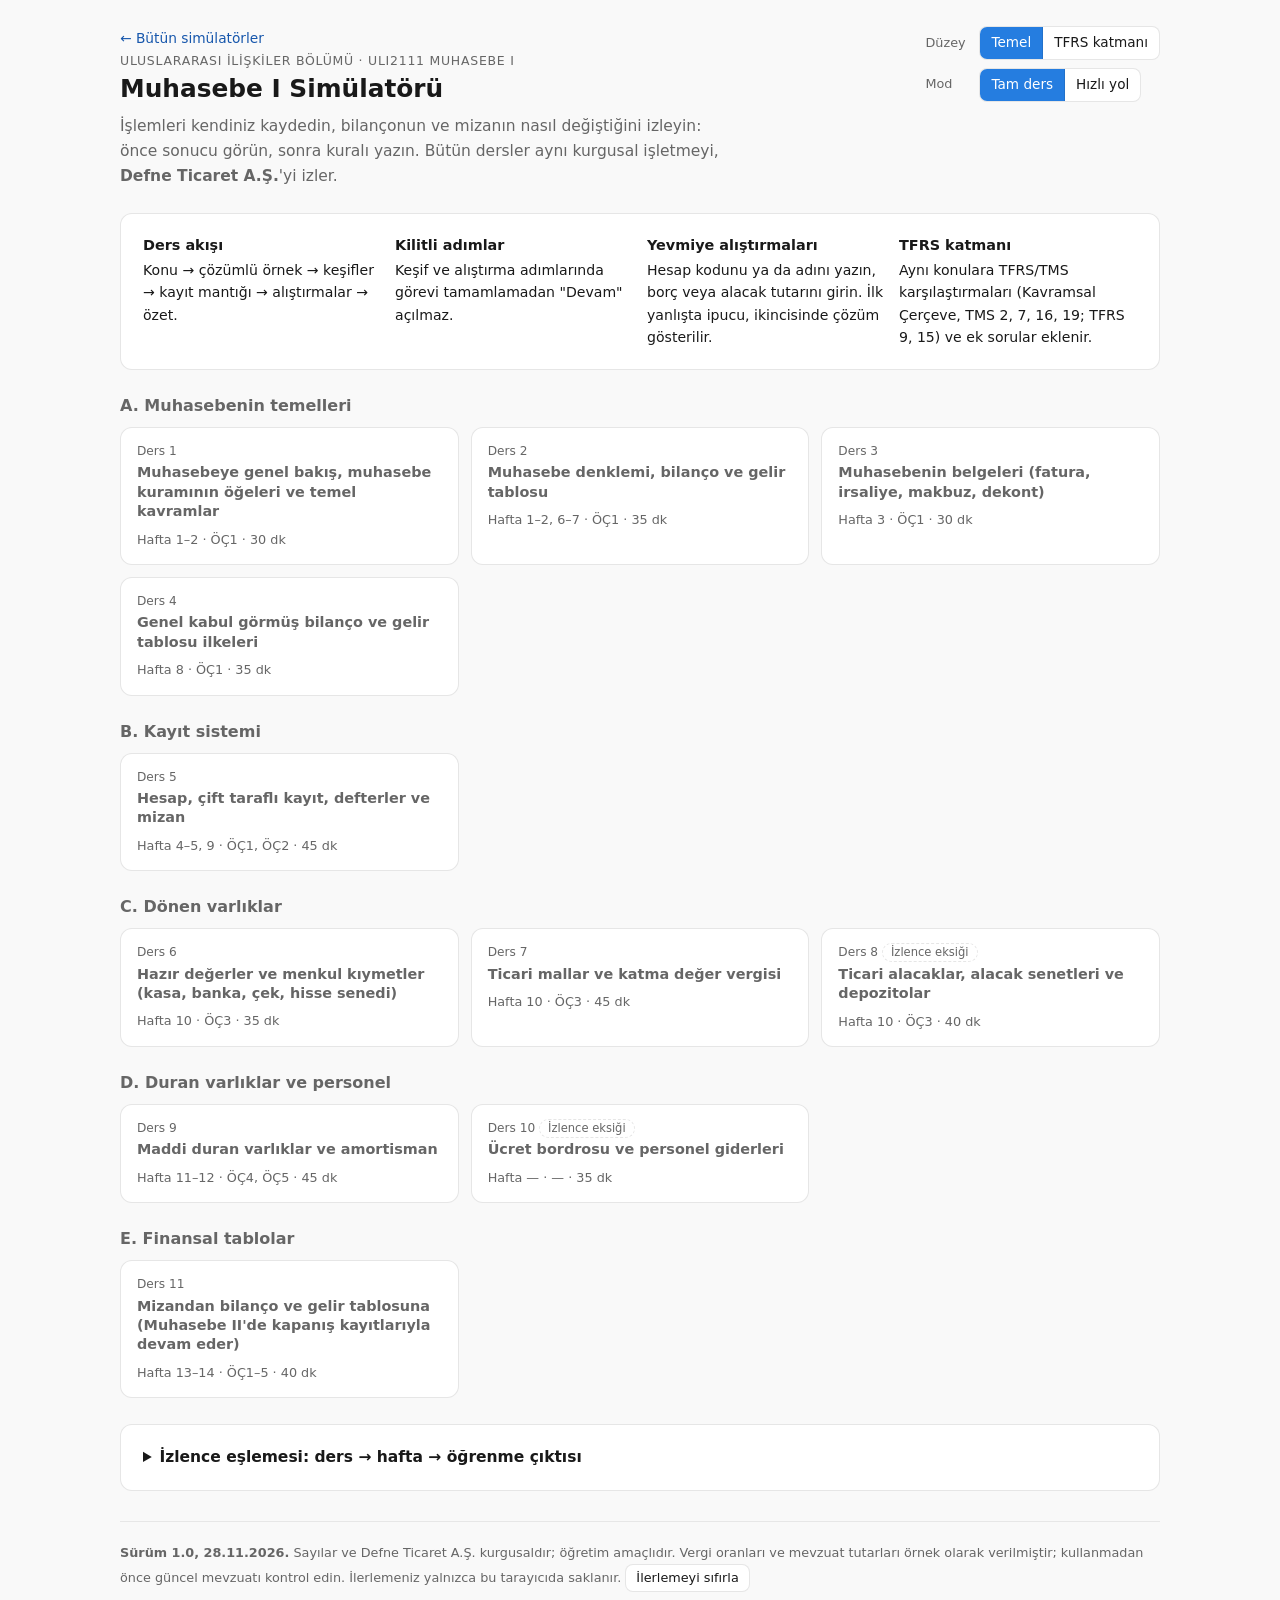
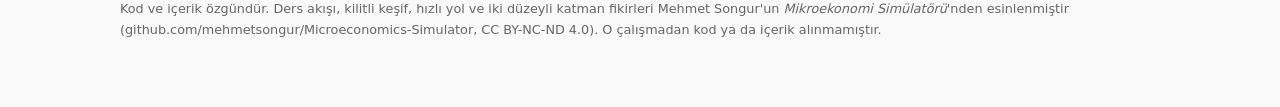
<file: dersler/simulatorler/muhasebe1.html>
<!doctype html>
<html lang="tr">
<head>
<meta charset="utf-8">
<meta name="viewport" content="width=device-width, initial-scale=1">
<title>Muhasebe I Simülatörü</title>
<meta name="description" content="Muhasebe I Simülatörü: tarayıcıda çalışan etkileşimli ders aracı. M. M. Tuncer Çalışkan.">
<style>
:root{color-scheme:light;
  --page:#f9f9f9;--surface:#ffffff;--ink:#191919;--ink2:#666666;--grid:#e7e7e7;--axis:#c2c2c2;--border:rgba(11,11,11,.10);
  --s1:#257de0;--s2:#f47230;--s3:#00b894;--s4:#f2a600;--s5:#ee7fac;
  --good:#0aac23;--crit:#dc3c3d;--goodtext:#006c10;
  --accent:#257de0;--accent-ink:#1757ac;--wash:#eef5fd;--ylwash:#f4f1fd;--ylink:#6a4ce2;}
@media (prefers-color-scheme:dark){:root{color-scheme:dark;
  --page:#0b0b0b;--surface:#191919;--ink:#efefef;--ink2:#9c9c9c;--grid:#303030;--axis:#474747;--border:rgba(255,255,255,.10);
  --s1:#338ced;--s2:#e76624;--s3:#00a888;--s4:#d28e05;--s5:#e24d8b;--goodtext:#53c556;
  --accent:#338ced;--accent-ink:#84b9f3;--wash:#14243a;--ylwash:#211c35;--ylink:#9887ef;}}
*{box-sizing:border-box}
body{margin:0;background:var(--page);color:var(--ink);font:15.5px/1.6 system-ui,-apple-system,"Segoe UI",Roboto,sans-serif}
#app{max-width:1080px;margin:0 auto;padding:18px 20px 60px}
a{color:var(--accent-ink)}
h1{font-size:1.55rem;line-height:1.25;margin:.15em 0}
h2{font-size:1.22rem;line-height:1.3;margin:.15em 0}
h3{font-size:1.02rem;margin:1.3em 0 .35em}
p{margin:.55em 0}
ul,ol{margin:.4em 0;padding-left:1.3em} li{margin:.2em 0}
.card{background:var(--surface);border:1px solid var(--border);border-radius:12px;padding:20px 22px}
.hero{display:flex;gap:18px 28px;justify-content:space-between;align-items:flex-start;flex-wrap:wrap;margin:8px 0 16px}
.kicker{font-size:.78rem;color:var(--ink2);text-transform:uppercase;letter-spacing:.06em}
.lead{color:var(--ink2);max-width:62ch}
.toggles{display:flex;flex-direction:column;gap:8px}
.tg{display:flex;align-items:center;gap:8px;font-size:.8rem;color:var(--ink2)} .tg .lbl{min-width:46px}
.seg{display:inline-flex;flex-wrap:wrap;border:1px solid var(--border);border-radius:8px;overflow:hidden;background:var(--surface)}
.seg button{border:0;border-right:1px solid var(--border);background:transparent;color:var(--ink);padding:5px 11px;font:inherit;font-size:.85rem;cursor:pointer}
.seg button:last-child{border-right:0}
.seg button.on{background:var(--accent);color:#fff}
.seg button:focus-visible,.btn:focus-visible,.stp:focus-visible{outline:2px solid var(--accent);outline-offset:2px}
.howto{display:grid;grid-template-columns:repeat(auto-fit,minmax(220px,1fr));gap:14px;font-size:.88rem}
.howto b{display:block;font-size:.9rem;margin-bottom:2px}
.unit h2{font-size:1rem;margin:26px 0 10px;color:var(--ink2);font-weight:600}
.cards{display:grid;grid-template-columns:repeat(auto-fill,minmax(300px,1fr));gap:12px}
.lc{display:block;text-decoration:none;color:inherit;background:var(--surface);border:1px solid var(--border);border-radius:12px;padding:14px 16px;transition:border-color .15s,transform .15s}
a.lc:hover{border-color:var(--accent);transform:translateY(-1px)}
.lc.off{opacity:.6}
.lc .no{font-size:.76rem;color:var(--ink2)} .lc .tt{font-weight:600;margin:2px 0 8px;line-height:1.35} .lc .mt{font-size:.8rem;color:var(--ink2)}
.chip{display:inline-block;font-size:.72rem;line-height:1.5;padding:0 8px;border-radius:99px;border:1px solid var(--border);color:var(--ink2);margin-right:4px;vertical-align:middle;white-space:nowrap}
.chip.pilot{background:var(--wash);color:var(--accent-ink);border-color:transparent}
.chip.gap{border-style:dashed}
.chip.ok{color:var(--goodtext);border-color:transparent;background:rgba(10,172,35,.11)}
.chip.yl{background:var(--ylwash);color:var(--ylink);border-color:transparent}
.lh{display:flex;flex-wrap:wrap;gap:12px 24px;justify-content:space-between;align-items:flex-end;margin:4px 0 12px}
.back{font-size:.86rem;text-decoration:none}
.lmeta{font-size:.8rem;color:var(--ink2)}
.steps{display:flex;gap:6px;overflow-x:auto;padding:2px 2px 12px}
.stp{display:flex;align-items:center;gap:6px;border:1px solid var(--border);background:var(--surface);color:var(--ink2);border-radius:99px;padding:3px 11px 3px 3px;font:inherit;font-size:.78rem;cursor:pointer;white-space:nowrap}
.stp .sn{width:22px;height:22px;border-radius:50%;display:inline-grid;place-items:center;background:var(--page);font-weight:600;font-size:.76rem}
.stp.cur{border-color:var(--accent);color:var(--ink)} .stp.cur .sn{background:var(--accent);color:#fff}
.stp.done .sn{background:var(--good);color:#fff}
.stp:disabled{opacity:.4;cursor:not-allowed}
.step .sh{display:flex;flex-direction:column;align-items:flex-start;gap:4px;margin-bottom:12px}
.chip.t-kesif{background:var(--wash);color:var(--accent-ink);border-color:transparent}
.chip.t-alistirma{background:rgba(242,166,0,.15);color:inherit;border-color:transparent}
.nav{display:flex;justify-content:space-between;align-items:center;margin-top:16px;gap:10px}
.lockmsg{font-size:.84rem;color:var(--ink2);text-align:center}
.btn{font:inherit;font-size:.92rem;padding:8px 16px;border-radius:8px;border:1px solid var(--border);background:var(--surface);color:var(--ink);cursor:pointer}
.btn.primary{background:var(--accent);border-color:var(--accent);color:#fff}
.btn.sm{padding:3px 10px;font-size:.8rem}
.btn:disabled{opacity:.42;cursor:not-allowed}
.eq{font-family:"Cambria Math",Cambria,Georgia,serif;font-size:1.08rem;text-align:center;margin:12px 0;padding:10px 12px;background:var(--page);border-radius:8px;overflow-x:auto}
.eq i{font-style:italic}
.fr{display:inline-flex;flex-direction:column;vertical-align:middle;text-align:center;margin:0 3px}
.fr>span{line-height:1.3;padding:0 3px} .fr>span:first-child{border-bottom:1px solid currentColor}
.tbl{border-collapse:collapse;font-size:.87rem;margin:10px 0;font-variant-numeric:tabular-nums}
.tbl th,.tbl td{border-bottom:1px solid var(--grid);padding:5px 12px;text-align:right}
.tbl th:first-child,.tbl td:first-child{text-align:left}
.tbl th{color:var(--ink2);font-weight:600}
.tbl.sym td{text-align:left}
.tbl tr.tot td{font-weight:700;border-top:1.5px solid var(--axis)}
.tbl tr.sub td{color:var(--ink2)}
.tbl td.l{text-align:left}
.note{padding:10px 14px;border-radius:8px;margin:14px 0;background:var(--page);font-size:.92rem}
.note.yl{background:var(--ylwash);border-left:3px solid var(--ylink)}
.note.yl::before{content:var(--yl-label,"İleri düzey");display:block;font-size:.7rem;font-weight:700;color:var(--ylink);letter-spacing:.06em;text-transform:uppercase;margin-bottom:2px}
.note.tr::before{content:"Mevzuat notu";display:block;font-size:.7rem;font-weight:700;color:var(--ink2);letter-spacing:.06em;text-transform:uppercase;margin-bottom:2px}
.note.warn{border-left:3px solid var(--s4)}
body:not(.yl) .yl-only{display:none!important}
.k-intro{margin-bottom:14px}
.kgrid{display:grid;grid-template-columns:270px minmax(0,1fr);gap:22px}
.kgrid>*{min-width:0}
@media (max-width:840px){.kgrid{grid-template-columns:minmax(0,1fr)}}
.sl{display:block;margin:0 0 13px}
.sl-top{display:flex;justify-content:space-between;gap:8px;font-size:.84rem;color:var(--ink2)}
.sl output{font-weight:600;color:var(--ink);font-variant-numeric:tabular-nums}
input[type=range]{width:100%;accent-color:var(--accent);margin:2px 0 0}
.segw{margin:0 0 13px} .segw .seg{margin-top:4px}
.task{border:1px dashed var(--accent);border-radius:10px;padding:10px 12px;margin-bottom:16px;background:var(--wash);font-size:.86rem}
.task.all{border-style:solid;border-color:var(--good)}
.task-h{font-weight:700;font-size:.8rem;letter-spacing:.04em;text-transform:uppercase;margin-bottom:4px}
.task-s{font-weight:400;text-transform:none;letter-spacing:0;color:var(--ink2)}
.ti{display:flex;gap:8px;margin:5px 0}
.cb{flex:0 0 16px;height:16px;border:1.5px solid var(--ink2);border-radius:4px;margin-top:3px;position:relative}
.ti.ok .cb{background:var(--good);border-color:var(--good)}
.ti.ok .cb::after{content:"";position:absolute;left:4px;top:0;width:5px;height:9px;border:solid #fff;border-width:0 2px 2px 0;transform:rotate(45deg)}
.ti.ok>span:last-child{color:var(--ink2)}
.ro{display:grid;grid-template-columns:repeat(auto-fill,minmax(150px,1fr));gap:8px;margin-top:10px}
.ro-i{border:1px solid var(--border);border-radius:8px;padding:6px 10px;background:var(--surface)}
.ro-i.wide{grid-column:1/-1}
.ro-l{font-size:.74rem;color:var(--ink2);line-height:1.35}
.ro-v{font-weight:600;font-variant-numeric:tabular-nums}
.flag{display:inline-flex;gap:5px;align-items:center;font-weight:600;font-size:.82rem;padding:1px 9px;border-radius:99px}
.flag.good{color:var(--goodtext);background:rgba(10,172,35,.12)}
.flag.bad{color:var(--crit);background:rgba(220,60,61,.11)}
.legend{display:flex;gap:6px 16px;flex-wrap:wrap;font-size:.8rem;color:var(--ink2);margin-bottom:2px}
.lg{display:inline-flex;align-items:center;gap:6px}
.sw{display:inline-block;width:18px;height:0;border-top:2.5px solid var(--ink2)}
.sw.l1{border-color:var(--s1)} .sw.l2{border-color:var(--s2)} .sw.l3{border-color:var(--s3)}
.sw.ref{border-top:1.5px dashed var(--ink2)}
.sw.box{width:12px;height:12px;border:0;border-radius:3px}
.sw.box.f1{background:var(--s1)} .sw.box.f2{background:var(--s2)} .sw.box.f3{background:var(--s3)} .sw.box.f4{background:var(--s4)} .sw.box.f5{background:var(--s5)}
.sw.box.fg{background:var(--axis)}
.chart{position:relative}
.chart svg{width:100%;height:auto;display:block;overflow:visible;touch-action:pan-y}
svg text{font-family:system-ui,-apple-system,"Segoe UI",sans-serif}
.grid{stroke:var(--grid);stroke-width:1}
.axis{stroke:var(--axis);stroke-width:1}
.tick{fill:var(--ink2);font-size:11.5px;font-variant-numeric:tabular-nums}
.atitle{fill:var(--ink2);font-size:12px}
.l1,.l2,.l3{fill:none;stroke-width:2;stroke-linejoin:round;stroke-linecap:round}
.l1{stroke:var(--s1)} .l2{stroke:var(--s2)} .l3{stroke:var(--s3)}
.ref{stroke:var(--ink2);stroke-width:1.25;stroke-dasharray:4 4;fill:none}
.cur{fill:var(--ink);stroke:var(--surface);stroke-width:2}
.d1{fill:var(--s1);stroke:var(--surface);stroke-width:2}
.d2{fill:var(--s2);stroke:var(--surface);stroke-width:2}
.d3{fill:var(--s3);stroke:var(--surface);stroke-width:2}
.f1{fill:var(--s1)} .f2{fill:var(--s2)} .f3{fill:var(--s3)} .f4{fill:var(--s4)} .f5{fill:var(--s5)} .fg{fill:var(--axis)}
.seg-r{stroke:var(--surface);stroke-width:2}
.area1{fill:var(--s1);opacity:.14} .area-g{fill:var(--good);opacity:.14} .area-c{fill:var(--crit);opacity:.12}
.bar1{fill:var(--s1)} .bar1.dim{opacity:.38}
.ref2{stroke:var(--axis);stroke-width:1.25;stroke-dasharray:2 3;fill:none}
.sw.box.bar1{background:var(--s1)} .sw.box.area1{background:var(--s1);opacity:.3}
.sw.box.area-g{background:var(--good);opacity:.35} .sw.box.area-c{background:var(--crit);opacity:.3}
.sw.dot{width:10px;height:10px;border:0;border-radius:50%;background:var(--ink)} .sw.dot.d2{background:var(--s2)} .sw.dot.d3{background:var(--s3)}
.dim{opacity:.38}
.lab,.lab2{font-size:12px;paint-order:stroke;stroke:var(--surface);stroke-width:4px;stroke-linejoin:round}
.lab{fill:var(--ink)} .lab2{fill:var(--ink2)}
.labin{font-size:11.5px;fill:#fff;font-variant-numeric:tabular-nums}
.labin.dk{fill:#0b0b0b}
.hov line{stroke:var(--ink2);stroke-width:1}
.tip{position:absolute;pointer-events:none;background:var(--surface);border:1px solid var(--border);box-shadow:0 4px 14px rgba(0,0,0,.14);border-radius:8px;padding:6px 10px;font-size:.78rem;line-height:1.45;white-space:nowrap;z-index:5;font-variant-numeric:tabular-nums}
details.dt summary{cursor:pointer;font-size:.82rem;color:var(--ink2);margin-top:10px}
.dtw{max-height:260px;overflow:auto}
.q{border:1px solid var(--border);border-radius:10px;padding:14px 16px;margin:12px 0}
.qh{display:flex;gap:4px;align-items:center;margin-bottom:6px}
.qn{margin-left:auto;font-size:.76rem;color:var(--ink2)}
.qa{display:flex;gap:8px;align-items:center;flex-wrap:wrap;margin-top:10px}
input.num,input.acc,select.sel{font:inherit;padding:6px 10px;border:1px solid var(--axis);border-radius:8px;background:var(--surface);color:var(--ink)}
input.num{width:190px}
.unit{color:var(--ink2);font-size:.9rem}
.opts label{display:flex;gap:8px;align-items:flex-start;padding:3px 0;cursor:pointer}
.opts input{margin-top:5px}
.fb{margin-top:10px;padding:8px 12px;border-radius:8px;font-size:.9rem}
.fb:empty{display:none}
.fb.ok{background:rgba(10,172,35,.11)}
.fb.try{background:rgba(242,166,0,.15)}
.fb.rev{background:var(--wash)}
.qsum{font-size:.86rem;color:var(--ink2);margin-bottom:4px}
.about{font-size:.8rem;color:var(--ink2);margin-top:30px;border-top:1px solid var(--grid);padding-top:14px}
.map summary{cursor:pointer;font-weight:600}
.map{margin-top:26px}
.done-box{text-align:center;padding:30px}
.summary li{margin:.35em 0}
/* ---- Muhasebeye özgü bileşenler ---- */
.jt{border-collapse:collapse;font-size:.88rem;margin:8px 0 12px;font-variant-numeric:tabular-nums;min-width:min(100%,520px)}
.jt td,.jt th{padding:4px 10px;border-bottom:1px solid var(--grid)}
.jt th{color:var(--ink2);font-weight:600;font-size:.78rem;text-align:right}
.jt th:first-child{text-align:left}
.jt td.n{text-align:right;width:110px}
.jt td.cr{padding-left:38px}
.jt tr.mh td{border-bottom:1.5px solid var(--axis);font-size:.78rem;color:var(--ink2);text-align:center}
.jt tr.ex td{font-size:.8rem;color:var(--ink2);font-style:italic;border-bottom:1.5px solid var(--axis)}
.jt tr.tot td{font-weight:700}
.ta-wrap{display:flex;flex-wrap:wrap;gap:12px;margin:10px 0}
.ta{min-width:200px;flex:1 1 200px;max-width:300px;font-size:.84rem;font-variant-numeric:tabular-nums}
.ta-h{text-align:center;font-weight:600;border-bottom:2px solid var(--ink);padding:2px 4px}
.ta-b{display:grid;grid-template-columns:1fr 1fr;min-height:50px}
.ta-b>div{padding:3px 6px}
.ta-b>div:first-child{border-right:2px solid var(--ink)}
.ta-b>div:last-child{text-align:right}
.ta-l{display:flex;justify-content:space-between;gap:6px} .ta-b>div:last-child .ta-l{flex-direction:row-reverse}
.ta-l span:first-child{color:var(--ink2);font-size:.74rem}
.ta-f{display:grid;grid-template-columns:1fr 1fr;border-top:1px solid var(--axis);font-size:.78rem}
.ta-f>div{padding:2px 6px} .ta-f>div:last-child{text-align:right}
.ta-bal{text-align:center;font-size:.78rem;color:var(--ink2)}
.ta.new .ta-h{color:var(--accent-ink)}
.je{border-collapse:collapse;margin-top:8px;font-size:.88rem}
.je td,.je th{padding:3px 4px}
.je th{color:var(--ink2);font-weight:600;font-size:.76rem;text-align:left}
.je input.acc{width:250px}
.je input.num{width:130px;text-align:right}
.je .tot td{font-size:.82rem;color:var(--ink2);font-variant-numeric:tabular-nums}
.xbtn{border:0;background:transparent;color:var(--ink2);cursor:pointer;font-size:1rem}
.tx-list{display:flex;flex-direction:column;gap:6px}
.tx{display:flex;gap:8px;align-items:flex-start;text-align:left;font:inherit;font-size:.84rem;border:1px solid var(--border);background:var(--surface);color:var(--ink);border-radius:8px;padding:6px 10px;cursor:pointer}
.tx:hover:not(:disabled){border-color:var(--accent)}
.tx:disabled{opacity:.5;cursor:default}
.tx .txn{font-weight:700;color:var(--ink2);min-width:18px}
.tx select{max-width:100%;min-width:0}
.tx.on{border-color:var(--good);background:rgba(10,172,35,.07)}
.cls-row{display:flex;flex-wrap:wrap;justify-content:space-between;align-items:center;gap:6px 10px;padding:6px 0;border-bottom:1px solid var(--grid);font-size:.88rem}
/* Metin en az 180 px yer alır; sığmazsa açılır liste alt satıra iner (dar panelde kelime kelime kırılmayı önler) */
.cls-row>span{flex:1 1 180px;min-width:0}
.cls-row select{flex:0 1 auto;max-width:100%;min-width:0}
.cls-row.ok select{border-color:var(--good)} .cls-row.bad select{border-color:var(--crit)}
.fs{display:grid;grid-template-columns:1fr 1fr;gap:16px}
@media (max-width:700px){.fs{grid-template-columns:1fr}}
.fs .tbl{width:100%}
.mono{font-variant-numeric:tabular-nums}
/* Motorun tablolara eklediği kapsayıcı: dar ekranda tablo sayfayı değil kendini kaydırır */
.tw{max-width:100%;overflow-x:auto;-webkit-overflow-scrolling:touch}
.fs>.tw>.tbl{width:100%}
/* ---- Telefon (≤600 px): metin sütunları kelime kelime kırılmasın, geniş tablolar kendi içinde kaysın ---- */
@media (max-width:600px){
  #app{padding:12px 10px 50px}
  .card{padding:14px 12px}
  .q{padding:12px 10px}
  .tbl th,.tbl td{padding:4px 7px}
  .tbl:not(.sym) td:not(:first-child){white-space:nowrap}
  /* Tablo, sütun sayısına göre bir alt genişlik alır; ekrana sığmazsa .tw içinde yana kayar */
  .tbl.sym:has(tr>:nth-child(2)){min-width:21em}
  .tbl.sym:has(tr>:nth-child(3)){min-width:31em}
  .tbl.sym:has(tr>:nth-child(4)){min-width:40em}
  .tbl:not(.sym):has(tr>:nth-child(4)){min-width:30em}
  .tbl:not(.sym):has(tr>:nth-child(5)){min-width:36em}
  .jt{min-width:21em}
  .jt td,.jt th{padding:4px 6px}
  .jt td.n{width:auto;white-space:nowrap}
  .jt td.cr{padding-left:18px}
  .je{width:100%;font-size:.84rem}
  .je td,.je th{padding:3px 2px}
  .je input.acc{width:100%;min-width:7.5em;padding:6px}
  .je input.num{width:4.6em;padding:6px 4px}
}

</style>
</head>
<body>
<div id="app"></div>
<script>
"use strict";
/* ============================================================
   Muhasebe simülatörleri — ortak motor, sürüm 0.1 (pilot), 27.11.2026
   Özgün kod. Mimari 12_Finans_Simulatoru ile aynıdır; ders akışı
   fikri M. Songur'un Mikroekonomi Simülatörü'nden esinlenmiştir,
   o çalışmadan kod alınmamıştır.
   ============================================================ */

/* ---------- Yardımcılar ---------- */
const $=(s,r=document)=>r.querySelector(s);
function el(tag,cls,html){const e=document.createElement(tag);if(cls)e.className=cls;if(html!=null)e.innerHTML=html;return e;}
function nf(x,d=0){return Number(x).toLocaleString('tr-TR',{minimumFractionDigits:d,maximumFractionDigits:d});}
function tl(x,d=0){return (x<-1e-9?'−':'')+nf(Math.abs(x),d)+' TL';}
function pc(x,d=1){return (x<-1e-12?'−%':'%')+nf(Math.abs(x)*100,d);}
function pp(x,d=1){return (x<-1e-12?'−':'')+nf(Math.abs(x)*100,d)+' puan';}
function kTL(v){const a=Math.abs(v),s=v<0?'−':'';if(a>=1e6)return s+nf(a/1e6,(a%1e6)?1:0)+' mn';if(a>=1e3)return s+nf(a/1e3,0)+' bin';return s+nf(a,0);}
function fr(n,d){return `<span class="fr"><span>${n}</span><span>${d}</span></span>`;}
function clamp(v,a,b){return Math.max(a,Math.min(b,v));}
function r2(x){return Math.round(x*100)/100;}
const pctFmt=v=>'%'+nf(v,Number.isInteger(v)?0:1);

/* ---------- Tekdüzen Hesap Planı (ders kapsamındaki hesaplar) ----------
   Bakiye yönü: B = borç bakiyesi verir, A = alacak bakiyesi verir, X = her ikisi */
const TDHP_SRC=`100|Kasa|B;101|Alınan Çekler|B;102|Bankalar|B;103|Verilen Çekler ve Ödeme Emirleri (−)|A;108|Diğer Hazır Değerler|B;
110|Hisse Senetleri|B;111|Özel Kesim Tahvil, Senet ve Bonoları|B;112|Kamu Kesimi Tahvil, Senet ve Bonoları|B;118|Diğer Menkul Kıymetler|B;119|Menkul Kıymetler Değer Düşüklüğü Karşılığı (−)|A;
120|Alıcılar|B;121|Alacak Senetleri|B;122|Alacak Senetleri Reeskontu (−)|A;126|Verilen Depozito ve Teminatlar|B;127|Diğer Ticari Alacaklar|B;128|Şüpheli Ticari Alacaklar|B;129|Şüpheli Ticari Alacaklar Karşılığı (−)|A;
131|Ortaklardan Alacaklar|B;135|Personelden Alacaklar|B;136|Diğer Çeşitli Alacaklar|B;
150|İlk Madde ve Malzeme|B;151|Yarı Mamuller|B;152|Mamuller|B;153|Ticari Mallar|B;157|Diğer Stoklar|B;158|Stok Değer Düşüklüğü Karşılığı (−)|A;159|Verilen Sipariş Avansları|B;
180|Gelecek Aylara Ait Giderler|B;181|Gelir Tahakkukları|B;190|Devreden KDV|B;191|İndirilecek KDV|B;193|Peşin Ödenen Vergiler ve Fonlar|B;195|İş Avansları|B;196|Personel Avansları|B;
220|Alıcılar (uzun vadeli)|B;226|Verilen Depozito ve Teminatlar (uzun vadeli)|B;240|Bağlı Menkul Kıymetler|B;242|İştirakler|B;245|Bağlı Ortaklıklar|B;
250|Arazi ve Arsalar|B;251|Yeraltı ve Yerüstü Düzenleri|B;252|Binalar|B;253|Tesis, Makine ve Cihazlar|B;254|Taşıtlar|B;255|Demirbaşlar|B;256|Diğer Maddi Duran Varlıklar|B;257|Birikmiş Amortismanlar (−)|A;258|Yapılmakta Olan Yatırımlar|B;259|Verilen Avanslar|B;
260|Haklar|B;261|Şerefiye|B;262|Kuruluş ve Örgütlenme Giderleri|B;263|Araştırma ve Geliştirme Giderleri|B;264|Özel Maliyetler|B;267|Diğer Maddi Olmayan Duran Varlıklar|B;268|Birikmiş Amortismanlar (−) (maddi olmayan)|A;280|Gelecek Yıllara Ait Giderler|B;
300|Banka Kredileri|A;303|Uzun Vadeli Kredilerin Anapara Taksitleri ve Faizleri|A;304|Tahvil Anapara Borç, Taksit ve Faizleri|A;305|Çıkarılmış Bonolar ve Senetler|A;308|Menkul Kıymetler İhraç Farkı (−)|B;309|Diğer Mali Borçlar|A;
320|Satıcılar|A;321|Borç Senetleri|A;322|Borç Senetleri Reeskontu (−)|B;326|Alınan Depozito ve Teminatlar|A;329|Diğer Ticari Borçlar|A;
331|Ortaklara Borçlar|A;335|Personele Borçlar|A;336|Diğer Çeşitli Borçlar|A;340|Alınan Sipariş Avansları|A;
360|Ödenecek Vergi ve Fonlar|A;361|Ödenecek Sosyal Güvenlik Kesintileri|A;370|Dönem Kârı Vergi ve Diğer Yasal Yükümlülük Karşılıkları|A;371|Dönem Kârının Peşin Ödenen Vergi ve Diğer Yükümlülükleri (−)|B;
380|Gelecek Aylara Ait Gelirler|A;381|Gider Tahakkukları|A;391|Hesaplanan KDV|A;
400|Banka Kredileri (uzun vadeli)|A;405|Çıkarılmış Tahviller|A;408|Menkul Kıymetler İhraç Farkı (−) (uzun vadeli)|B;420|Satıcılar (uzun vadeli)|A;421|Borç Senetleri (uzun vadeli)|A;480|Gelecek Yıllara Ait Gelirler|A;481|Gider Tahakkukları (uzun vadeli)|A;
500|Sermaye|A;501|Ödenmemiş Sermaye (−)|B;502|Sermaye Düzeltmesi Olumlu Farkları|A;520|Hisse Senedi İhraç Primleri|A;521|Hisse Senedi İptal Kârları|A;522|MDV Yeniden Değerleme Artışları|A;529|Diğer Sermaye Yedekleri|A;
540|Yasal Yedekler|A;541|Statü Yedekleri|A;542|Olağanüstü Yedekler|A;548|Diğer Kâr Yedekleri|A;570|Geçmiş Yıllar Kârları|A;580|Geçmiş Yıllar Zararları (−)|B;590|Dönem Net Kârı|A;591|Dönem Net Zararı (−)|B;
600|Yurt İçi Satışlar|A;601|Yurt Dışı Satışlar|A;602|Diğer Gelirler|A;610|Satıştan İadeler (−)|B;611|Satış İskontoları (−)|B;612|Diğer İndirimler (−)|B;
620|Satılan Mamuller Maliyeti (−)|B;621|Satılan Ticari Mallar Maliyeti (−)|B;622|Satılan Hizmet Maliyeti (−)|B;
630|Araştırma ve Geliştirme Giderleri (−)|B;631|Pazarlama, Satış ve Dağıtım Giderleri (−)|B;632|Genel Yönetim Giderleri (−)|B;
640|İştiraklerden Temettü Gelirleri|A;642|Faiz Gelirleri|A;644|Konusu Kalmayan Karşılıklar|A;645|Menkul Kıymet Satış Kârları|A;646|Kambiyo Kârları|A;647|Reeskont Faiz Gelirleri|A;649|Diğer Olağan Gelir ve Kârlar|A;
653|Komisyon Giderleri (−)|B;654|Karşılık Giderleri (−)|B;655|Menkul Kıymet Satış Zararları (−)|B;656|Kambiyo Zararları (−)|B;657|Reeskont Faiz Giderleri (−)|B;659|Diğer Olağan Gider ve Zararlar (−)|B;
660|Kısa Vadeli Borçlanma Giderleri (−)|B;661|Uzun Vadeli Borçlanma Giderleri (−)|B;671|Önceki Dönem Gelir ve Kârları|A;679|Diğer Olağan Dışı Gelir ve Kârlar|A;680|Çalışmayan Kısım Gider ve Zararları (−)|B;681|Önceki Dönem Gider ve Zararları (−)|B;689|Diğer Olağan Dışı Gider ve Zararlar (−)|B;
690|Dönem Kârı veya Zararı|X;691|Dönem Kârı Vergi ve Diğer Yasal Yükümlülük Karşılıkları (−)|B;692|Dönem Net Kârı veya Zararı|X;
710|Direkt İlk Madde ve Malzeme Giderleri|B;711|Direkt İlk Madde ve Malzeme Giderleri Yansıtma|A;720|Direkt İşçilik Giderleri|B;721|Direkt İşçilik Giderleri Yansıtma|A;730|Genel Üretim Giderleri|B;731|Genel Üretim Giderleri Yansıtma|A;
740|Hizmet Üretim Maliyeti|B;741|Hizmet Üretim Maliyeti Yansıtma|A;750|Araştırma ve Geliştirme Giderleri|B;751|Araştırma ve Geliştirme Giderleri Yansıtma|A;
760|Pazarlama, Satış ve Dağıtım Giderleri|B;761|Pazarlama, Satış ve Dağıtım Giderleri Yansıtma|A;770|Genel Yönetim Giderleri|B;771|Genel Yönetim Giderleri Yansıtma|A;780|Finansman Giderleri|B;781|Finansman Giderleri Yansıtma|A;
790|İlk Madde ve Malzeme Giderleri|B;791|İşçi Ücret ve Giderleri|B;792|Memur Ücret ve Giderleri|B;793|Dışarıdan Sağlanan Fayda ve Hizmetler|B;794|Çeşitli Giderler|B;795|Vergi, Resim ve Harçlar|B;796|Amortismanlar ve Tükenme Payları|B;797|Finansman Giderleri (7/B)|B;798|Gider Çeşitleri Yansıtma Hesabı|A;799|Üretim Maliyet Hesabı|B`;
const TDHP={};
TDHP_SRC.split(';').forEach(s=>{const [c,n,b]=s.trim().split('|');if(c)TDHP[c]={c,n,b};});
const GRP={'10':'Hazır Değerler','11':'Menkul Kıymetler','12':'Ticari Alacaklar','13':'Diğer Alacaklar','15':'Stoklar','18':'Gelecek Aylara Ait Giderler ve Gelir Tahakkukları','19':'Diğer Dönen Varlıklar',
 '22':'Ticari Alacaklar','24':'Mali Duran Varlıklar','25':'Maddi Duran Varlıklar','26':'Maddi Olmayan Duran Varlıklar','28':'Gelecek Yıllara Ait Giderler ve Gelir Tahakkukları',
 '30':'Mali Borçlar','32':'Ticari Borçlar','33':'Diğer Borçlar','34':'Alınan Avanslar','36':'Ödenecek Vergi ve Diğer Yükümlülükler','37':'Borç ve Gider Karşılıkları','38':'Gelecek Aylara Ait Gelirler ve Gider Tahakkukları','39':'Diğer Kısa Vadeli Yabancı Kaynaklar',
 '40':'Mali Borçlar','42':'Ticari Borçlar','48':'Gelecek Yıllara Ait Gelirler ve Gider Tahakkukları',
 '50':'Ödenmiş Sermaye','52':'Sermaye Yedekleri','54':'Kâr Yedekleri','57':'Geçmiş Yıllar Kârları','58':'Geçmiş Yıllar Zararları (−)','59':'Dönem Net Kârı (Zararı)'};
const CLS={'1':'Dönen Varlıklar','2':'Duran Varlıklar','3':'Kısa Vadeli Yabancı Kaynaklar','4':'Uzun Vadeli Yabancı Kaynaklar','5':'Özkaynaklar','6':'Gelir Tablosu Hesapları','7':'Maliyet Hesapları'};
function an(c){const a=TDHP[c];return a?`${c} ${a.n}`:`${c} (?)`;}
function findCode(str){
  const s=String(str||'').trim();if(!s)return null;
  const m=s.match(/^(\d{3})/);if(m)return TDHP[m[1]]?m[1]:null;
  const low=s.toLocaleLowerCase('tr-TR');
  const hit=Object.values(TDHP).find(a=>a.n.toLocaleLowerCase('tr-TR')===low);return hit?hit.c:null;
}

/* ---------- Yevmiye maddeleri ----------
   Madde: {d:'açıklama', l:[[kod,borç,alacak],...]}  — B(kod,t) / A(kod,t) yardımcıları */
const B=(c,t,l)=>l?[String(c),t,0,l]:[String(c),t,0], A=(c,t,l)=>l?[String(c),0,t,l]:[String(c),0,t]; /* l: isteğe bağlı alt hesap etiketi */
const anl=x=>an(x[0])+(x[3]?` · ${x[3]}`:'');
const J=(d,l)=>({d,l});
function entryTotals(l){let b=0,a=0;l.forEach(x=>{b+=x[1];a+=x[2];});return {b,a};}
let JT_N=0;const JT_ERR=[];
function jt(entries,o={}){
  let no=o.start||1,s=`<table class="jt"><thead><tr><th>Hesap</th><th>Borç</th><th>Alacak</th></tr></thead><tbody>`;
  entries.forEach(e=>{
    const tt=entryTotals(e.l);JT_N++;if(Math.abs(tt.b-tt.a)>0.01||e.l.some(x=>!TDHP[x[0]]))JT_ERR.push(`${e.d}: ${nf(tt.b,2)} / ${nf(tt.a,2)}`);
    if(o.num!==false)s+=`<tr class="mh"><td colspan="3">${no++}${e.date?' · '+e.date:''}</td></tr>`;
    const dr=e.l.filter(x=>x[1]>0),cr=e.l.filter(x=>x[2]>0);
    dr.forEach(x=>{s+=`<tr><td>${anl(x)}</td><td class="n">${nf(x[1],x[1]%1?2:0)}</td><td class="n"></td></tr>`;});
    cr.forEach(x=>{s+=`<tr><td class="cr">${anl(x)}</td><td class="n"></td><td class="n">${nf(x[2],x[2]%1?2:0)}</td></tr>`;});
    if(e.d)s+=`<tr class="ex"><td colspan="3">${e.d}</td></tr>`;
  });
  return s+'</tbody></table>';
}
function balances(entries){const m={};entries.forEach(e=>e.l.forEach(([c,b,a])=>{if(!m[c])m[c]={b:0,a:0};m[c].b+=b;m[c].a+=a;}));return m;}
function net(m,c){const x=m[c];return x?x.b-x.a:0;}
function mizan(entries,o={}){
  const m=balances(entries),codes=Object.keys(m).sort();
  let tb=0,ta=0,bb=0,ba=0;
  const rows=codes.map(c=>{const x=m[c],d=x.b-x.a;tb+=x.b;ta+=x.a;if(d>0)bb+=d;else ba+=-d;
    return `<tr${o.hl&&o.hl.includes(c)?' style="background:var(--wash)"':''}><td>${an(c)}</td><td>${nf(x.b)}</td><td>${nf(x.a)}</td><td>${d>0.005?nf(d):''}</td><td>${d<-0.005?nf(-d):''}</td></tr>`;}).join('');
  const ok=Math.abs(tb-ta)<0.01&&Math.abs(bb-ba)<0.01;
  return {ok,tb,ta,bb,ba,html:`<table class="tbl"><thead><tr><th>Hesap</th><th>Borç toplamı</th><th>Alacak toplamı</th><th>Borç bakiyesi</th><th>Alacak bakiyesi</th></tr></thead><tbody>${rows||'<tr><td colspan="5" class="l lmeta">Henüz kayıt yok.</td></tr>'}
   <tr class="tot"><td>Toplam</td><td>${nf(tb)}</td><td>${nf(ta)}</td><td>${nf(bb)}</td><td>${nf(ba)}</td></tr></tbody></table>`};
}
function taccounts(host,entries,codes,o={}){
  const items={};codes.forEach(c=>items[c]={d:[],k:[]});
  entries.forEach((e,i)=>e.l.forEach(([c,b,a])=>{if(!items[c])return;if(b)items[c].d.push([i+1,b]);if(a)items[c].k.push([i+1,a]);}));
  host.innerHTML=`<div class="ta-wrap">${codes.map(c=>{const x=items[c],sb=x.d.reduce((s,v)=>s+v[1],0),sa=x.k.reduce((s,v)=>s+v[1],0),d=sb-sa;
    const ln=arr=>arr.map(v=>`<div class="ta-l"><span>(${v[0]})</span><span>${nf(v[1])}</span></div>`).join('');
    return `<div class="ta${o.hl&&o.hl.includes(c)?' new':''}"><div class="ta-h">${an(c)}</div><div class="ta-b"><div>${ln(x.d)}</div><div>${ln(x.k)}</div></div>
     <div class="ta-f"><div>${nf(sb)}</div><div>${nf(sa)}</div></div><div class="ta-bal">${Math.abs(d)<0.005?'Bakiye yok':(d>0?'Borç bakiyesi ':'Alacak bakiyesi ')+nf(Math.abs(d))}</div></div>`;}).join('')}</div>`;
}

/* ---------- Durum (tarayıcıda saklanır) ---------- */
let S={lvl:'lisans',mode:'tam',done:{},unl:{},pos:{},qs:{}};
let NOSAVE=false;
function loadState(){try{const o=JSON.parse(localStorage.getItem(CONFIG.key)||'{}');if(o&&typeof o==='object')S=Object.assign(S,o);}catch(e){}}
function save(){if(NOSAVE)return;try{localStorage.setItem(CONFIG.key,JSON.stringify(S));}catch(e){}}

/* ---------- Grafik çekirdeği (elle SVG) ---------- */
function niceStep(span,n){const s0=span/n,mag=Math.pow(10,Math.floor(Math.log10(s0))),e=s0/mag;return mag*(e>=7.5?10:e>=3.5?5:e>=1.5?2:1);}
function niceTicks(a,b,n=5){if(!(b>a))return [a];const st=niceStep(b-a,n),out=[];for(let v=Math.ceil(a/st-1e-9)*st;v<=b+st*1e-6;v+=st)out.push(Math.round(v/st)*st||0);return out;}
function niceMax(v,n=5){if(!(v>0))return 1;const st=niceStep(v,n);return Math.ceil(v*1.0001/st)*st;}
function niceRange(lo,hi,n=5){if(hi-lo<1e-9){hi=lo+1;}const st=niceStep(hi-lo,n);return [Math.floor(lo/st)*st,Math.ceil(hi/st)*st];}
let CPID=0;
function frame(host,o){
  const W=o.w||640,H=o.h||330,m={l:o.ml||66,r:o.mr||22,t:14,b:o.mb||46};
  if(!host._svg){
    host.classList.add('chart');
    host.innerHTML=`<svg viewBox="0 0 ${W} ${H}" role="img"></svg><div class="tip" hidden></div>`;
    host._svg=host.querySelector('svg');host._tip=host.querySelector('.tip');
    const svg=host._svg;
    const hide=()=>{host._tip.hidden=true;const g=svg.querySelector('.hov');if(g)g.innerHTML='';};
    svg.addEventListener('pointermove',e=>{
      const f=host._f;if(!f||!f.hoverFn)return;
      const ctm=svg.getScreenCTM();if(!ctm)return;
      const pt=svg.createSVGPoint();pt.x=e.clientX;pt.y=e.clientY;const p=pt.matrixTransform(ctm.inverse());
      if(p.x<f.m.l-4||p.x>f.W-f.m.r+4||p.y<f.m.t-4||p.y>f.H-f.m.b+4){hide();return;}
      const r=f.hoverFn(f.ix(clamp(p.x,f.m.l,f.W-f.m.r)),f.iy(p.y));if(!r){hide();return;}
      const g=svg.querySelector('.hov');let s='';
      if(r.x!=null&&r.x>=f.o.x[0]&&r.x<=f.o.x[1])s+=`<line x1="${f.X(r.x)}" x2="${f.X(r.x)}" y1="${f.m.t}" y2="${f.H-f.m.b}"/>`;
      (r.pts||[]).forEach(q=>{if(isFinite(q[1])&&q[1]>=f.o.y[0]&&q[1]<=f.o.y[1])s+=`<circle cx="${f.X(q[0])}" cy="${f.Y(q[1])}" r="5" class="${q[2]||'cur'}"/>`;});
      g.innerHTML=s;
      const tip=host._tip;tip.innerHTML=r.html;tip.hidden=false;
      const rect=host.getBoundingClientRect();let lx=e.clientX-rect.left+14;const tw=tip.offsetWidth;if(lx+tw>rect.width)lx=e.clientX-rect.left-tw-14;
      tip.style.left=Math.max(0,lx)+'px';tip.style.top=Math.max(0,e.clientY-rect.top-12)+'px';
    });
    svg.addEventListener('pointerleave',hide);
  }
  const svg=host._svg;svg.setAttribute('viewBox',`0 0 ${W} ${H}`);svg.setAttribute('aria-label',o.aria||'Grafik');
  const pw=W-m.l-m.r,ph=H-m.t-m.b;
  const X=v=>m.l+(v-o.x[0])/(o.x[1]-o.x[0])*pw;
  const Y=v=>m.t+ph-(v-o.y[0])/(o.y[1]-o.y[0])*ph;
  const ix=px=>o.x[0]+(px-m.l)/pw*(o.x[1]-o.x[0]);
  const iy=py=>o.y[0]+(m.t+ph-py)/ph*(o.y[1]-o.y[0]);
  const id='cp'+(++CPID);
  let s=`<defs><clipPath id="${id}"><rect x="${m.l}" y="${m.t-3}" width="${pw}" height="${ph+6}"/></clipPath></defs>`;
  const yt=o.yticks||niceTicks(o.y[0],o.y[1],5);
  yt.forEach(v=>{if(v<o.y[0]-1e-9||v>o.y[1]+1e-9)return;s+=`<line class="grid" x1="${m.l}" x2="${W-m.r}" y1="${Y(v)}" y2="${Y(v)}"/><text class="tick" x="${m.l-8}" y="${Y(v)+4}" text-anchor="end">${o.yfmt?o.yfmt(v):nf(v)}</text>`;});
  if(o.xcats){o.xcats.forEach((c,i)=>{const parts=String(c).split('|');s+=`<text class="tick" x="${X(i+.5)}" y="${H-m.b+17}" text-anchor="middle">${parts.map((p,k)=>`<tspan x="${X(i+.5)}" dy="${k?13:0}">${p}</tspan>`).join('')}</text>`;});}
  else{(o.xticks||niceTicks(o.x[0],o.x[1],6)).forEach(v=>{if(v<o.x[0]-1e-9||v>o.x[1]+1e-9)return;s+=`<text class="tick" x="${X(v)}" y="${H-m.b+18}" text-anchor="middle">${o.xfmt?o.xfmt(v):nf(v)}</text>`;});}
  const y0=(o.y[0]<=0&&o.y[1]>=0)?0:o.y[0];
  s+=`<line class="axis" x1="${m.l}" x2="${W-m.r}" y1="${Y(y0)}" y2="${Y(y0)}"/>`;
  if(o.xlab)s+=`<text class="atitle" x="${m.l+pw/2}" y="${H-6}" text-anchor="middle">${o.xlab}</text>`;
  if(o.ylab)s+=`<text class="atitle" transform="translate(13 ${m.t+ph/2}) rotate(-90)" text-anchor="middle">${o.ylab}</text>`;
  s+=`<g class="data" clip-path="url(#${id})"></g><g class="ann"></g><g class="hov"></g>`;
  svg.innerHTML=s;
  const gd=svg.querySelector('.data'),ga=svg.querySelector('.ann');
  const cy=v=>clamp(Y(v),-2000,H+2000);
  const f={W,H,m,o,X,Y,ix,iy,hoverFn:null,
    add(str){gd.insertAdjacentHTML('beforeend',str);},
    ann(str){ga.insertAdjacentHTML('beforeend',str);},
    d(pts){let d='',pen=false;pts.forEach(p=>{if(!isFinite(p[1])){pen=false;return;}d+=(pen?'L':'M')+X(p[0]).toFixed(1)+','+cy(p[1]).toFixed(1);pen=true;});return d;},
    line(pts,cls){const d=f.d(pts);if(d)f.add(`<path class="${cls}" d="${d}"/>`);},
    hline(v,cls='ref',lab,anchor='end'){if(v<o.y[0]||v>o.y[1])return;f.add(`<line class="${cls}" x1="${m.l}" x2="${W-m.r}" y1="${Y(v)}" y2="${Y(v)}"/>`);if(lab)f.text(anchor==='end'?o.x[1]:o.x[0],v,lab,'lab2',anchor,anchor==='end'?-4:4,-6);},
    vline(v,cls='ref',lab,dy=0){if(v<o.x[0]||v>o.x[1])return;f.add(`<line class="${cls}" x1="${X(v)}" x2="${X(v)}" y1="${m.t}" y2="${H-m.b}"/>`);if(lab){const right=X(v)>m.l+pw*0.72;f.ann(`<text class="lab2" x="${X(v)+(right?-5:5)}" y="${m.t+12+dy}" text-anchor="${right?'end':'start'}">${lab}</text>`);}},
    dot(x,y,cls='cur',r=5){if(!isFinite(y)||y<o.y[0]||y>o.y[1]||x<o.x[0]||x>o.x[1])return;f.ann(`<circle cx="${X(x)}" cy="${Y(y)}" r="${r}" class="${cls}"/>`);},
    text(x,y,t,cls='lab',anchor='start',dx=0,dy=0){if(!isFinite(y))return;const px=clamp(X(x)+dx,m.l+2,W-m.r-2),py=clamp(Y(y)+dy,m.t+10,H-m.b-4);f.ann(`<text class="${cls}" x="${px}" y="${py}" text-anchor="${anchor}">${t}</text>`);},
    /* x0..x1 veri biriminde; v0..v1 değer aralığı; round: uç yuvarlatma (veri ucu) */
    rect(x0,x1,v0,v1,cls,round=true){const lo=Math.min(v0,v1),hi=Math.max(v0,v1);if(hi-lo<1e-9)return;
      const px0=X(x0),px1=X(x1),w=px1-px0,yt=Y(hi),yb=Y(lo),h=yb-yt,r=round?Math.min(4,w/2,h):0;
      if(!r){f.add(`<rect class="${cls}" x="${px0}" y="${yt}" width="${w}" height="${h}"/>`);return;}
      const up=v1>=v0; /* veri ucu: up ise üst, değilse alt */
      const p=up?`M${px0},${yb}V${yt+r}Q${px0},${yt} ${px0+r},${yt}H${px1-r}Q${px1},${yt} ${px1},${yt+r}V${yb}Z`
               :`M${px0},${yt}V${yb-r}Q${px0},${yb} ${px0+r},${yb}H${px1-r}Q${px1},${yb} ${px1},${yb-r}V${yt}Z`;
      f.add(`<path class="${cls}" d="${p}"/>`);},
    area(top,bot,cls){const pts=top.concat(bot.slice().reverse());if(pts.length<3)return;f.add(`<path class="${cls}" d="${f.d(pts)}Z"/>`);},
    bar(i,v,cls='bar1',base=0){f.rect(i+.22,i+.78,base,v,cls);},
    hover(fn){f.hoverFn=fn;}
  };
  host._f=f;return f;
}
/* Yığılmış sütun (bilanço): cols=[{name, items:[[etiket,değer,sınıf]]}] */
function stackChart(host,cols,o={}){
  const tot=cols.map(c=>c.items.reduce((s,x)=>s+Math.max(0,x[1]),0));
  const ymax=niceMax(Math.max(o.minMax||0,...tot,1)*1.1);
  const f=frame(host,{x:[0,cols.length],y:[0,ymax],xcats:cols.map(c=>c.name),yfmt:kTL,ylab:o.ylab||'TL',aria:o.aria||'Yığılmış sütun grafiği',h:o.h||320});
  cols.forEach((c,i)=>{let base=0;const pos=c.items.filter(x=>x[1]>0.5);
    pos.forEach((x,k)=>{const top=k===pos.length-1;f.rect(i+.22,i+.78,base,base+x[1],x[2]+' seg-r',top);
      const hpx=f.Y(base)-f.Y(base+x[1]);if(hpx>16)f.ann(`<text class="labin${x[2]==='f4'?' dk':''}" x="${f.X(i+.5)}" y="${f.Y(base+x[1]/2)+4}" text-anchor="middle">${x[0]}: ${kTL(x[1])}</text>`);
      base+=x[1];});
    f.text(i+.5,base,'Toplam '+tl(base),'lab','middle',0,-8);});
  f.hover(x=>{const i=clamp(Math.floor(x),0,cols.length-1),c=cols[i];return {html:`<b>${c.name.replace(/\|/g,' ')}</b><br>`+c.items.map(it=>`${it[0]}: ${tl(it[1])}`).join('<br>')+`<br><b>Toplam: ${tl(tot[i])}</b>`};});
  return f;
}
/* Şelale: items=[{l, v, t:'total'|'delta'}] */
function waterfall(host,items,o={}){
  let run=0;const bars=items.map(it=>{let a,b;if(it.t==='total'){a=0;b=it.v;run=it.v;}else{a=run;b=run+it.v;run=b;}return {...it,a,b};});
  const lo=Math.min(0,...bars.map(x=>Math.min(x.a,x.b))),hi=Math.max(0,...bars.map(x=>Math.max(x.a,x.b)));
  const pad=(hi-lo||1)*0.1;const [y0,y1]=niceRange(lo<0?lo-pad:0,hi+pad,5);
  const f=frame(host,{x:[0,items.length],y:[y0,y1],xcats:items.map(x=>x.l),yfmt:kTL,ylab:'TL',aria:o.aria||'Şelale grafiği',h:o.h||340,mb:58});
  bars.forEach((x,i)=>{const cls=x.t==='total'?'f1':(x.v>=0?'f3':'f2');f.rect(i+.18,i+.82,x.a,x.b,cls,x.t==='total');
    if(Math.abs(x.v)>0.5){const top=Math.max(x.a,x.b);f.text(i+.5,x.t==='total'&&x.v<0?Math.min(x.a,x.b):top,(x.t!=='total'&&x.v>0?'+':'')+kTL(x.v),'lab','middle',0,x.t==='total'&&x.v<0?14:-6);}
    if(i<bars.length-1){const nx=bars[i+1];const lv=x.b;f.add(`<line class="ref" x1="${f.X(i+.82)}" x2="${f.X(i+1.18)}" y1="${f.Y(lv)}" y2="${f.Y(lv)}"/>`);}
  });
  f.hover(xx=>{const i=clamp(Math.floor(xx),0,items.length-1),b=bars[i];return {html:`<b>${b.l.replace(/\|/g,' ')}</b><br>${b.t==='total'?'Ara toplam':'Değişim'}: ${tl(b.v)}${b.t!=='total'?'<br>Sonrası: '+tl(b.b):''}`};});
  return f;
}
/* Gruplu sütun: cats=['..'], series=[{n, cls, v:[..]}] */
function groupChart(host,cats,series,o={}){
  const all=series.flatMap(s=>s.v),mn=Math.min(0,...all),mx=Math.max(0,...all,1),pad=(mx-mn)*0.1;const [y0,y1]=niceRange(mn<0?mn-pad:0,mx+pad,5);
  const f=frame(host,{x:[0,cats.length],y:[y0,y1],xcats:cats,yfmt:o.yfmt||kTL,ylab:o.ylab||'TL',aria:o.aria||'Gruplu sütun grafiği',h:o.h||320,mb:o.mb});
  const k=series.length,w=.64/k;
  cats.forEach((c,i)=>series.forEach((s,j)=>{const x0=i+.18+j*w+.01,x1=x0+w-.02;f.rect(x0,x1,0,s.v[i],s.cls);
    if(o.labels!==false&&Math.abs(s.v[i])>0.5)f.text((x0+x1)/2,s.v[i],(o.vfmt||kTL)(s.v[i]),'lab','middle',0,s.v[i]>=0?-6:14);}));
  f.hover(x=>{const i=clamp(Math.floor(x),0,cats.length-1);return {html:`<b>${String(cats[i]).replace(/\|/g,' ')}</b><br>`+series.map(s=>`${s.n}: ${(o.tfmt||tl)(s.v[i])}`).join('<br>')};});
  return f;
}

/* ---------- Arayüz bileşenleri ---------- */
function sl(host,o){
  const w=el('label','sl',`<span class="sl-top"><span>${o.label}</span><output></output></span><input type="range" min="${o.min}" max="${o.max}" step="${o.step}" value="${o.value}">`);
  if(o.yl)w.classList.add('yl-only');
  host.appendChild(w);const inp=$('input',w),out=$('output',w);
  const upd=()=>{out.textContent=o.fmt(+inp.value);};upd();inp.addEventListener('input',upd);
  return {get v(){return +inp.value;},set v(x){inp.value=x;upd();},on(fn){inp.addEventListener('input',fn);},el:inp};
}
function seg(host,label,opts,val,onChange){
  const w=el('div','segw',`<div class="sl-top"><span>${label}</span></div><div class="seg" role="group" aria-label="${label}"></div>`);
  const g=$('.seg',w);
  opts.forEach(([v,t])=>{const b=el('button','',t);b.type='button';if(String(v)===String(val))b.classList.add('on');
    b.onclick=()=>{g.querySelectorAll('button').forEach(x=>x.classList.toggle('on',x===b));onChange(v);};g.appendChild(b);});
  host.appendChild(w);return w;
}
function legend(host,items){host.innerHTML=items.map(([c,t])=>`<span class="lg"><span class="sw ${c}"></span>${t}</span>`).join('');}
function readouts(host,items){
  host.innerHTML=items.map(([k,l,yl])=>`<div class="ro-i${yl?' yl-only':''}" data-k="${k}"><div class="ro-l">${l}</div><div class="ro-v">—</div></div>`).join('');
  /* Uzun metin değerleri (ör. hesap adı) dar kutuda kelime kelime kırılmasın: kutu satırın tamamını alır */
  return {set(k,v){const e=host.querySelector(`[data-k="${k}"] .ro-v`);if(e){e.innerHTML=v;e.parentNode.classList.toggle('wide',e.textContent.trim().split(/\s+/).length>2);}}};
}
function checklist(host,items,api){
  const box=el('div','task',`<div class="task-h">Görev <span class="task-s"></span></div>`+items.map(i=>`<div class="ti" data-id="${i.id}"><span class="cb" aria-hidden="true"></span><span>${i.t}</span></div>`).join(''));
  host.appendChild(box);const done=new Set();
  const setS=()=>{$('.task-s',box).textContent=done.size===items.length?'— tamamlandı, devam edebilirsiniz':`(${done.size}/${items.length})`;};
  const mark=id=>{if(done.has(id))return;done.add(id);const e=box.querySelector(`[data-id="${id}"]`);if(e)e.classList.add('ok');setS();if(done.size===items.length){box.classList.add('all');api.unlock();}};
  if(api.unlocked)items.forEach(i=>mark(i.id));else setS();
  return {mark,has:id=>done.has(id)};
}
function kl(root,intro){
  root.insertAdjacentHTML('beforeend',`${intro?`<div class="k-intro">${intro}</div>`:''}<div class="kgrid"><div class="kctl"><div class="ktask"></div></div><div class="kmain"><div class="legend"></div><div class="kch"></div><div class="ro"></div><div class="kx"></div></div></div>`);
  return {ctl:$('.kctl',root),task:$('.ktask',root),leg:$('.legend',root),ch:$('.kch',root),ro:$('.ro',root),x:$('.kx',root),main:$('.kmain',root)};
}
function dtable(host,cols,rows){
  let d=host.querySelector('details.dt');
  if(!d){d=el('details','dt','<summary>Veri tablosu</summary><div class="dtw"></div>');host.appendChild(d);}
  $('.dtw',d).innerHTML=`<table class="tbl"><thead><tr>${cols.map(c=>`<th>${c}</th>`).join('')}</tr></thead><tbody>${rows.map(r=>`<tr>${r.map(x=>`<td>${x}</td>`).join('')}</tr>`).join('')}</tbody></table>`;
}
/* Sıralı işlem listesi. txs=[{t:'metin', e:madde, ask:{q,opts,correct}}]; onChange(uygulanan maddeler, son indeks, tahmin doğru mu) */
function txList(host,txs,onChange,o={}){
  const w=el('div','');host.appendChild(w);let n=0;const res=[];
  function render(){
    w.innerHTML=`<div class="tx-list">${txs.map((x,i)=>`<div class="tx${i<n?' on':''}" data-i="${i}" style="flex-direction:column;cursor:default">
      <div style="display:flex;gap:8px"><span class="txn">${i+1}</span><span>${x.t}</span></div>
      ${i===n?`<div style="display:flex;gap:6px;flex-wrap:wrap;align-items:center;margin-left:26px">${x.ask?`<select class="sel" aria-label="Tahmin"><option value="">${x.ask.q}</option>${x.ask.opts.map((op,k)=>`<option value="${k}">${op}</option>`).join('')}</select>`:''}<button type="button" class="btn sm primary">Kaydet</button></div>`:''}
      ${i<n&&res[i]!=null?`<div style="margin-left:26px;font-size:.78rem">${res[i]?'<span class="flag good">✓ Tahmin doğru</span>':`<span class="flag bad">✗ Doğrusu: ${x.ask.opts[x.ask.correct]}</span>`}</div>`:''}
     </div>`).join('')}</div><div style="margin-top:8px"><button type="button" class="btn sm" data-reset>↺ Baştan başla</button></div>`;
    const cur=w.querySelector(`.tx[data-i="${n}"]`);
    if(cur){const b=$('button',cur),sel=$('select',cur);b.onclick=()=>{const x=txs[n];let ok=null;
      if(x.ask){if(sel.value===''){sel.focus();return;}ok=+sel.value===x.ask.correct;}res[n]=ok;n++;render();onChange(txs.slice(0,n).map(t=>t.e),n-1,ok,res);};}
    $('[data-reset]',w).onclick=()=>{n=0;res.length=0;render();onChange([],-1,null,res);};
  }
  render();
  return {get n(){return n;}};
}

/* ---------- Katalog, görünüm ---------- */
const TYPE={anlatim:'Konu',ornek:'Çözümlü örnek',kesif:'Keşif',turetim:'Kayıt mantığı',alistirma:'Alıştırmalar',ozet:'Özet'};
const TAG={hesap:'Hesap',grafik:'Grafik',kavram:'Kavram',kayit:'Yevmiye kaydı'};
let CAT={};
const app=document.getElementById('app');
function isLocked(s){return s.type==='kesif'||s.type==='alistirma';}
function visSteps(L){return L.steps.filter(s=>(s.level!=='yl'||S.lvl==='yl')&&(S.mode==='tam'||s.core));}
function toggles(){
  const [l1,l2]=CONFIG.lvlLabels;
  return `<div class="toggles">
   <div class="tg"><span class="lbl">Düzey</span><div class="seg" role="group" aria-label="Düzey"><button type="button" data-lvl="lisans" class="${S.lvl==='lisans'?'on':''}">${l1}</button><button type="button" data-lvl="yl" class="${S.lvl==='yl'?'on':''}">${l2}</button></div></div>
   <div class="tg"><span class="lbl">Mod</span><div class="seg" role="group" aria-label="Mod"><button type="button" data-mode="tam" class="${S.mode==='tam'?'on':''}">Tam ders</button><button type="button" data-mode="hizli" class="${S.mode==='hizli'?'on':''}">Hızlı yol</button></div></div></div>`;
}
function bindToggles(onChange){
  app.querySelectorAll('[data-lvl]').forEach(b=>b.onclick=()=>{S.lvl=b.dataset.lvl;save();applyLvl();onChange();});
  app.querySelectorAll('[data-mode]').forEach(b=>b.onclick=()=>{S.mode=b.dataset.mode;save();onChange();});
}
function applyLvl(){document.body.classList.toggle('yl',S.lvl==='yl');}

function renderHome(){
  document.title=CONFIG.title;
  const card=x=>{
    const L=LESSONS[x.id];
    const meta=`<div class="mt">Hafta ${x.h} · ${x.oc}${L?' · '+L.sure:''}</div>`;
    const gap=x.gap?`<span class="chip gap" title="${x.gapt||'İzlencenin ders içeriğinde ya da öğrenme çıktılarında var, haftalık planda yok'}">İzlence eksiği</span>`:'';
    if(!L)return `<div class="lc off" aria-disabled="true"><div class="no">Ders ${x.no} <span class="chip">Planlandı</span>${gap}</div><div class="tt">${x.t}</div>${meta}</div>`;
    const st=S.done[x.id]?'<span class="chip ok">✓ Tamamlandı</span>':S.pos[x.id]?'<span class="chip pilot">Devam ediyor</span>':'';
    return `<a class="lc" href="#/ders/${x.id}"><div class="no">Ders ${x.no} ${st}${gap}</div><div class="tt">${x.t}</div>${meta}</a>`;
  };
  const rows=CATALOG.flatMap(u=>u.items).map(x=>`<tr><td>${x.no}</td><td style="text-align:left">${x.t}</td><td>${x.h}</td><td>${x.oc}</td><td>${LESSONS[x.id]?'Hazır':'Planlandı'}${x.gap?' · izlence eksiği':''}</td></tr>`).join('');
  const site=/\/dersler\/simulatorler\//.test(location.pathname.replace(/\\/g,'/'))?`<a class="back" href="../../dersler.html#simulatorler">← Bütün simülatörler</a>`:'';
  app.innerHTML=`<header class="hero"><div>${site}<div class="kicker">${CONFIG.kicker}</div><h1>${CONFIG.title}</h1>
   <p class="lead">${CONFIG.lead}</p></div>${toggles()}</header>
   <section class="card howto">
    <div><b>Ders akışı</b>Konu → çözümlü örnek → keşifler → ${TYPE.turetim.toLocaleLowerCase('tr-TR')} → alıştırmalar → özet.</div>
    <div><b>Kilitli adımlar</b>Keşif ve alıştırma adımlarında görevi tamamlamadan "Devam" açılmaz.</div>
    ${CONFIG.howto3?`<div><b>${CONFIG.howto3[0]}</b>${CONFIG.howto3[1]}</div>`:`<div><b>Yevmiye alıştırmaları</b>Hesap kodunu ya da adını yazın, borç veya alacak tutarını girin. İlk yanlışta ipucu, ikincisinde çözüm gösterilir.</div>`}
    <div><b>${CONFIG.lvlLabels[1]}</b>${CONFIG.lvlHelp}</div>
   </section>
   ${CATALOG.map(u=>`<section class="unit"><h2>${u.u}</h2><div class="cards">${u.items.map(card).join('')}</div></section>`).join('')}
   <details class="card map"><summary>İzlence eşlemesi: ders → hafta → öğrenme çıktısı</summary>
    <table class="tbl"><thead><tr><th>Ders</th><th style="text-align:left">Konu</th><th>Hafta</th><th>ÖÇ</th><th>Durum</th></tr></thead><tbody>${rows}</tbody></table>
    <p class="lmeta">${CONFIG.mapNote}</p></details>
   <footer class="about">
    <p><b>Sürüm ${CONFIG.version}.</b> Sayılar ve ${CONFIG.company} kurgusaldır; öğretim amaçlıdır. ${CONFIG.footNote||'Vergi oranları ve mevzuat tutarları örnek olarak verilmiştir; kullanmadan önce güncel mevzuatı kontrol edin.'} İlerlemeniz yalnızca bu tarayıcıda saklanır. <button class="btn sm" id="reset">İlerlemeyi sıfırla</button></p>
    <p>Kod ve içerik özgündür. Ders akışı, kilitli keşif, hızlı yol ve iki düzeyli katman fikirleri Mehmet Songur'un <i>Mikroekonomi Simülatörü</i>'nden esinlenmiştir (github.com/mehmetsongur/Microeconomics-Simulator, CC BY-NC-ND 4.0). O çalışmadan kod ya da içerik alınmamıştır.</p></footer>`;
  bindToggles(renderHome);
  $('#reset').onclick=()=>{if(confirm('Bütün ilerleme ve alıştırma cevapları silinsin mi?')){S.done={};S.unl={};S.pos={};S.qs={};save();renderHome();}};
}
function mountStep(body,id,st,api){
  if(st.html)body.innerHTML=st.html();
  if(st.mount)st.mount(body,api);
  if(st.type==='alistirma')renderExercises(body,id,st,api);
}
function renderLesson(id,idxArg){
  const L=LESSONS[id];if(!L){location.hash='#/';return;}
  const meta=CAT[id];document.title=L.title+' · '+CONFIG.title;
  const steps=visSteps(L);
  let idx=idxArg;
  if(idx==null){const k=S.pos[id];idx=Math.max(0,steps.findIndex(s=>s.k===k));}
  idx=clamp(idx|0,0,steps.length-1);
  let reach=steps.length-1;
  if(!PREVIEW)for(let i=0;i<steps.length;i++){if(isLocked(steps[i])&&!S.unl[id+':'+steps[i].k]){reach=i;break;}}
  if(idx>reach)idx=reach;
  const st=steps[idx];S.pos[id]=st.k;save();
  const isDone=i=>i<idx||(isLocked(steps[i])&&S.unl[id+':'+steps[i].k]);
  app.innerHTML=`<header class="lh"><div><a href="#/" class="back">← Ders kataloğu</a>
    <div class="lmeta">Ders ${meta.no} · Hafta ${meta.h} · ${meta.oc}${meta.gap?' · <span class="chip gap">İzlence eksiği giderildi</span>':''}</div><h1>${L.title}</h1></div>${toggles()}</header>
   <nav class="steps" aria-label="Ders adımları">${steps.map((s,i)=>`<button type="button" class="stp${i===idx?' cur':''}${i!==idx&&isDone(i)?' done':''}" data-i="${i}" ${i>reach?'disabled':''}><span class="sn">${i+1}</span><span>${TYPE[s.type]}</span></button>`).join('')}</nav>
   <article class="card step"><div class="sh"><span class="chip t-${st.type}">${TYPE[st.type]}${st.level==='yl'?' · '+CONFIG.lvlLabels[1]:''}</span><h2>${st.title}</h2></div><div class="sb"></div></article>
   <footer class="nav"><button type="button" class="btn" id="prev" ${idx===0?'disabled':''}>← Geri</button><span class="lockmsg"></span><button type="button" class="btn primary" id="next"></button></footer>`;
  bindToggles(()=>{const ns=visSteps(L);let j=ns.findIndex(s=>s.k===st.k);if(j<0){const oi=L.steps.indexOf(st);j=0;ns.forEach((s,k)=>{if(L.steps.indexOf(s)<=oi)j=k;});}go(id,j);});
  app.querySelectorAll('.stp').forEach(b=>b.onclick=()=>go(id,+b.dataset.i));
  const key=id+':'+st.k,locked=isLocked(st),next=$('#next'),msg=$('.lockmsg'),last=idx===steps.length-1;
  const setNext=()=>{const ok=!locked||S.unl[key];next.disabled=!ok;next.textContent=last?'Dersi tamamla ✓':'Devam →';msg.textContent=ok?'':(st.type==='kesif'?'Devam etmek için görevi tamamlayın.':'Devam etmek için bütün soruları cevaplayın.');};
  const api={unlocked:!!S.unl[key],unlock(){if(!S.unl[key]){S.unl[key]=1;save();}setNext();}};
  mountStep($('.sb'),id,st,api);
  setNext();
  $('#prev').onclick=()=>go(id,idx-1);
  next.onclick=()=>{if(next.disabled)return;if(last){S.done[id]=1;save();renderDone(id);}else go(id,idx+1);};
  window.scrollTo(0,0);
}
function renderDone(id){
  const L=LESSONS[id];
  app.innerHTML=`<div class="card done-box"><h1>Ders tamamlandı ✓</h1><p>${L.title}</p><p><a class="btn primary" href="#/" style="text-decoration:none;display:inline-block">Ders kataloğuna dön</a></p></div>`;
  window.scrollTo(0,0);
}
/* Öğretim elemanı önizlemesi: #/ders/<id>/<adım>/onizle — kilitleri kaldırır, ilerleme kaydetmez */
let PREVIEW=false;
function go(id,i){location.hash=`#/ders/${id}/${i}`+(PREVIEW?'/onizle':'');}

/* ---------- Alıştırmalar ---------- */
function parseNum(s){
  s=String(s).trim().replace(/\s/g,'').replace(/TL|tl|adet|yıl|gün|pay|%/g,'').replace(/[−–]/g,'-');
  if(!s)return NaN;
  if(s.includes(','))s=s.replace(/\./g,'').replace(',','.');
  else if(/^-?\d{1,3}(\.\d{3})+$/.test(s))s=s.replace(/\./g,'');
  return Number(s);
}
function isRight(q,v){if(!isFinite(v))return false;const t=q.abs!=null?q.abs:Math.max(Math.abs(q.ans)*(q.rel||0.005),0.01);return Math.abs(v-q.ans)<=t;}
function netMap(lines){const m={};lines.forEach(([c,b,a])=>{m[c]=(m[c]||0)+b-a;});Object.keys(m).forEach(c=>{if(Math.abs(m[c])<0.5)delete m[c];});return m;}
/* Öğrenci satırlarını beklenen kayıtla (ya da alternatifleriyle) karşılaştırır */
function gradeEntry(q,lines){
  const tol=q.tol||1;const sm=netMap(lines);
  const res=[q.entry].concat(q.alt||[]).map(ex=>{const em=netMap(ex);const codes=new Set([...Object.keys(em),...Object.keys(sm)]);let good=0,bad=0;
    codes.forEach(c=>{if(em[c]!=null&&sm[c]!=null&&Math.abs(em[c]-sm[c])<=tol)good++;else bad++;});
    return {ok:bad===0,good,total:Object.keys(em).length,wrongAcc:Object.keys(sm).filter(c=>em[c]==null)};});
  return res.find(r=>r.ok)||res.reduce((a,b)=>(b.good-b.wrongAcc.length)>(a.good-a.wrongAcc.length)?b:a);
}
let DLID=0;
function ensureDatalist(){if(document.getElementById('tdhp-dl'))return;const d=el('datalist','');d.id='tdhp-dl';d.innerHTML=Object.values(TDHP).map(a=>`<option value="${a.c} ${a.n}">`).join('');document.body.appendChild(d);}
function renderExercises(root,lid,step,api){
  const qs=step.qs.filter(q=>!q.yl||S.lvl==='yl');
  const sum=el('div','qsum');root.appendChild(sum);
  root.insertAdjacentHTML('beforeend','<p class="lmeta">Sayısal cevaplarda ondalık için virgül kullanın (ör. 42,58); binlik ayırıcı zorunlu değildir. Yevmiye sorularında hesap kodunu (ör. 153) ya da listeden hesabı seçin; her satıra yalnızca borç <i>ya da</i> alacak tutarı yazın. İlk yanlışta ipucu, ikinci yanlışta çözüm gösterilir.</p>');
  ensureDatalist();
  const upd=()=>{const n=qs.length,d=qs.filter(q=>(S.qs[lid+':'+q.id]||{}).s).length,f=qs.filter(q=>{const s=S.qs[lid+':'+q.id];return s&&s.s==='ok'&&s.a===0;}).length;
    sum.innerHTML=`Cevaplanan: <b>${d}/${n}</b> · İlk denemede doğru: <b>${f}</b>`;if(d===n)api.unlock();};
  qs.forEach((q,i)=>{
    const key=lid+':'+q.id;const st=S.qs[key]||(S.qs[key]={a:0,s:''});
    const c=el('div','q');const kay=q.tag==='kayit';
    const solHTML=()=>(kay?jt([J(q.ed||'',q.entry)],{num:false}):'')+(q.sol||'');
    let inner='';
    if(q.opts)inner=`<div class="opts" role="radiogroup">${q.opts.map((o,k)=>`<label><input type="radio" name="r${key}" value="${k}"><span>${o}</span></label>`).join('')}</div><div class="qa"><button type="button" class="btn chk">Kontrol et</button></div>`;
    else if(kay)inner=`<table class="je"><thead><tr><th>Hesap</th><th>Borç (TL)</th><th>Alacak (TL)</th><th></th></tr></thead><tbody></tbody><tfoot><tr class="tot"><td style="text-align:right">Toplam</td><td class="tb" style="text-align:right">0</td><td class="tc" style="text-align:right">0</td><td></td></tr></tfoot></table>
      <div class="qa"><button type="button" class="btn sm addr">+ Satır ekle</button><button type="button" class="btn chk">Kontrol et</button></div>`;
    else inner=`<div class="qa"><input class="num" inputmode="decimal" aria-label="Cevap" placeholder="Cevabınız"> <span class="unit">${q.unit||''}</span><button type="button" class="btn chk">Kontrol et</button></div>`;
    c.innerHTML=`<div class="qh"><span class="chip">${TAG[q.tag]}</span>${q.yl?`<span class="chip yl">${CONFIG.lvlLabels[1]}</span>`:''}<span class="qn">Soru ${i+1}/${qs.length}</span></div><div>${q.p}</div>${inner}<div class="fb"></div>`;
    root.appendChild(c);
    const fb=$('.fb',c),btn=$('.chk',c),inp=$('input.num',c);
    let tbody,addRow,rowsData;
    if(kay){tbody=$('tbody',c);
      const tot=()=>{let b=0,a=0;tbody.querySelectorAll('tr').forEach(r=>{b+=parseNum(r.querySelector('.vb').value)||0;a+=parseNum(r.querySelector('.va').value)||0;});$('.tb',c).textContent=nf(b,b%1?2:0);$('.tc',c).textContent=nf(a,a%1?2:0);};
      addRow=()=>{const r=el('tr','',`<td><input class="acc" list="tdhp-dl" placeholder="ör. 102 Bankalar" aria-label="Hesap"></td><td><input class="num vb" inputmode="decimal" aria-label="Borç"></td><td><input class="num va" inputmode="decimal" aria-label="Alacak"></td><td><button type="button" class="xbtn" title="Satırı sil">×</button></td>`);
        tbody.appendChild(r);r.querySelectorAll('input').forEach(x=>x.addEventListener('input',tot));$('.xbtn',r).onclick=()=>{if(tbody.children.length>1){r.remove();tot();}};};
      addRow();addRow();$('.addr',c).onclick=addRow;
      rowsData=()=>{const out=[],errs=[];tbody.querySelectorAll('tr').forEach((r,k)=>{const as=r.querySelector('.acc').value,vb=r.querySelector('.vb').value,va=r.querySelector('.va').value;
        if(!as.trim()&&!vb.trim()&&!va.trim())return;
        const code=findCode(as);const b=vb.trim()?parseNum(vb):0,a=va.trim()?parseNum(va):0;
        if(!code)errs.push(`${k+1}. satırdaki hesap tanınmadı ("${as||'boş'}").`);
        else if(!isFinite(b)||!isFinite(a))errs.push(`${k+1}. satırdaki tutar sayı değil.`);
        else if((b>0)===(a>0))errs.push(`${k+1}. satıra yalnızca borç ya da yalnızca alacak tutarı yazın.`);
        else out.push([code,b,a]);});
        return {out,errs};};
    }
    const lock=()=>{c.querySelectorAll('input,button.chk,button.addr,button.xbtn').forEach(x=>x.disabled=true);};
    const show=(extra)=>{
      if(st.s==='ok'){fb.className='fb ok';fb.innerHTML='<b>Doğru.</b> '+solHTML();lock();}
      else if(st.s==='rev'){fb.className='fb rev';fb.innerHTML='<b>Çözüm:</b> '+solHTML();lock();}
      else if(st.a===1){fb.className='fb try';fb.innerHTML='<b>Henüz değil; bir kez daha deneyin.</b> '+(extra||'')+'İpucu: '+q.hint;}
    };
    btn.onclick=()=>{
      let right,extra='';
      if(q.opts){const r=c.querySelector('input[type=radio]:checked');if(!r){fb.className='fb try';fb.textContent='Bir seçenek işaretleyin.';return;}right=+r.value===q.correct;}
      else if(kay){const {out,errs}=rowsData();
        if(errs.length){fb.className='fb try';fb.innerHTML=errs.join('<br>');return;}
        if(out.length<2){fb.className='fb try';fb.textContent='Bir yevmiye maddesinde en az bir borç ve bir alacak satırı olmalıdır.';return;}
        const t=entryTotals(out);if(Math.abs(t.b-t.a)>0.5){fb.className='fb try';fb.innerHTML=`Kayıt denk değil: borç toplamı ${nf(t.b)}, alacak toplamı ${nf(t.a)}. Çift taraflı kayıtta iki toplam eşit olmalıdır.`;return;}
        const g=gradeEntry(q,out);right=g.ok;
        if(!right)extra=`Beklenen ${g.total} hesaptan ${Math.min(g.good,g.total)} tanesi doğru tutar ve yönde.${g.wrongAcc.length?` Bu kayıtta yer almaması gereken hesap: ${g.wrongAcc.join(', ')}.`:''} `;}
      else{const v=parseNum(inp.value);if(!isFinite(v)){fb.className='fb try';fb.textContent='Sayısal bir değer girin.';return;}right=isRight(q,v);}
      if(right)st.s='ok';else{st.a++;if(st.a>=2)st.s='rev';}
      S.qs[key]=st;save();show(extra);upd();
    };
    if(inp)inp.addEventListener('keydown',e=>{if(e.key==='Enter')btn.click();});
    show();
  });
  upd();
}

/* ---------- Öz-sınama: #/selftest ---------- */
/* Bir adımın etkileşimlerini dener: kaydırıcılar, seçim düğmeleri, işlem listeleri, yevmiye cevapları */
let UICHK=0,TXCHK=0;
function poke(b,st,err,tag){
  if(b.querySelector('.tx-list'))TXCHK++;
  b.querySelectorAll('input[type=range]').forEach(r=>{[r.min,r.max,r.defaultValue].forEach(v=>{r.value=v;r.dispatchEvent(new Event('input'));});});
  b.querySelectorAll('.seg button').forEach(x=>x.click());
  for(let g=0;g<40;g++){const cur=b.querySelector('.tx-list .tx button.primary');if(!cur)break;const sel=cur.parentNode.querySelector('select');if(sel)sel.value='0';cur.click();}
  b.querySelectorAll('[data-s]').forEach((x,i)=>{if(i===0)x.click();});
  b.querySelectorAll('.cls-row select').forEach(s=>{s.value=s.options[1]?s.options[1].value:'';s.dispatchEvent(new Event('change'));});
  b.querySelectorAll('button[data-step]').forEach(x=>{for(let k=0;k<12;k++)if(!x.disabled)x.click();});
  if(st.qs){const qs=st.qs.filter(q=>!q.yl||S.lvl==='yl');b.querySelectorAll('.q').forEach((c,i)=>{const q=qs[i];if(!q||q.tag!=='kayit')return;
    const tb=c.querySelector('tbody');while(tb.children.length<q.entry.length)c.querySelector('.addr').click();
    q.entry.forEach((x,k)=>{const r=tb.children[k];r.querySelector('.acc').value=an(x[0]);r.querySelector('.vb').value=x[1]?nf(x[1],2):'';r.querySelector('.va').value=x[2]?nf(x[2],2):'';});
    c.querySelector('.chk').click();UICHK++;if(!c.querySelector('.fb.ok'))err(`${tag} S${q.id}: doğru kayıt arayüzde kabul edilmedi (${c.querySelector('.fb').textContent.slice(0,90)})`);});}
}
function selfTest(){
  NOSAVE=true;const out=[];let fail=0;const keep=JSON.parse(JSON.stringify(S));S.qs={};S.unl={};
  const err=(m)=>{fail++;out.push('HATA  '+m);};
  window.addEventListener('error',e=>err('pencere: '+e.message));
  Object.keys(LESSONS).forEach(id=>{if(!CAT[id])err(`${id}: katalogda yok`);});
  const host=el('div','');host.style.cssText='position:absolute;left:-9999px;width:1000px';document.body.appendChild(host);
  let nSteps=0,nQ=0,nK=0;
  ['lisans','yl'].forEach(lvl=>{S.lvl=lvl;S.mode='tam';applyLvl();
    Object.entries(LESSONS).forEach(([id,L])=>{visSteps(L).forEach(st=>{
      const b=el('div','');host.appendChild(b);
      try{mountStep(b,id,st,{unlocked:false,unlock(){}});nSteps++;}catch(e){err(`${lvl} ${id}/${st.k}: ${e.message}`);}
      try{poke(b,st,err,`${lvl} ${id}/${st.k}`);}catch(e){err(`${lvl} ${id}/${st.k} etkileşim: ${e.message}`);}
      S.qs={};
      if(st.qs&&lvl==='yl')st.qs.forEach(q=>{nQ++;
        if(q.tag==='kayit'){nK++;[q.entry].concat(q.alt||[]).forEach((ex,k)=>{const t=entryTotals(ex);if(Math.abs(t.b-t.a)>0.01)err(`${id} S${q.id} kayıt${k?' alt'+k:''} denk değil (${t.b} / ${t.a})`);
            ex.forEach(x=>{if(!TDHP[x[0]])err(`${id} S${q.id}: hesap yok ${x[0]}`);});});
          if(!gradeEntry(q,q.entry).ok)err(`${id} S${q.id}: doğru cevap kabul edilmiyor`);
          const wrong=q.entry.map(x=>[x[0],x[2],x[1]]);if(gradeEntry(q,wrong).ok)err(`${id} S${q.id}: ters kayıt kabul ediliyor`);}
        else if(q.opts){if(!(q.correct>=0&&q.correct<q.opts.length))err(`${id} S${q.id}: doğru seçenek yok`);}
        else if(!isFinite(q.ans))err(`${id} S${q.id}: cevap sayı değil`);
        if(!q.hint)err(`${id} S${q.id}: ipucu yok`);});
      b.remove();});});});
  /* Ders metinlerindeki örnek maddelerin denkliği */
  (window.EXAMPLE_ENTRIES||[]).forEach(([n,ex])=>{const t=entryTotals(ex.l);if(Math.abs(t.b-t.a)>0.01)err(`örnek madde denk değil: ${n} (${t.b} / ${t.a})`);ex.l.forEach(x=>{if(!TDHP[x[0]])err(`örnek madde ${n}: hesap yok ${x[0]}`);});});
  [...new Set(JT_ERR)].slice(0,20).forEach(m=>err('ekranda denk olmayan ya da tanımsız hesaplı madde: '+m));
  out.push(`Ekranda üretilen yevmiye maddesi: ${JT_N}`);
  host.remove();S=keep;NOSAVE=false;applyLvl();
  out.unshift(`${CONFIG.title}: ${Object.keys(LESSONS).length} ders, ${nSteps} adım açıldı (iki düzey), ${nQ} soru (${nK} yevmiye) denetlendi, ${(window.EXAMPLE_ENTRIES||[]).length} örnek madde; arayüzde ${UICHK} yevmiye cevabı girildi, ${TXCHK} işlem listesi sonuna kadar oynatıldı. Hata: ${fail}`);
  app.innerHTML=`<pre id="selftest">${out.join('\n')}</pre>`;document.title=fail?'SELFTEST FAIL '+fail:'SELFTEST OK';
}
/* İçerik dosyaları örnek maddelerini buraya kaydeder (öz-sınama için) */
window.EXAMPLE_ENTRIES=[];
function EX(name,entries){entries.forEach((e,i)=>window.EXAMPLE_ENTRIES.push([name+' #'+(i+1),e]));return entries;}

function route(){
  applyLvl();
  const h=location.hash.replace(/^#\/?/,'').split('/');
  if(h[0]==='selftest'){selfTest();return;}
  PREVIEW=h[3]==='onizle';NOSAVE=PREVIEW;
  if(h[0]==='ders'&&h[1])renderLesson(h[1],h[2]!=null&&h[2]!==''?+h[2]:null);
  else renderHome();
}
function BASLAT(){
  if(CONFIG.typeLabels)Object.assign(TYPE,CONFIG.typeLabels);
  loadState();
  document.documentElement.style.setProperty('--yl-label',`"${CONFIG.lvlLabels[1]}"`);
  CAT={};let NO=0;CATALOG.forEach(u=>u.items.forEach(x=>{x.no=++NO;CAT[x.id]=x;}));
  window.addEventListener('hashchange',route);
  /* Her .tbl/.jt tablosunu yana kayan bir kapsayıcıya sarar (dar ekranda metin sütunları sıkışmasın) */
  const sar=()=>app.querySelectorAll('table.tbl,table.jt').forEach(t=>{if(t.parentNode.classList.contains('tw'))return;const w=el('div','tw');t.parentNode.insertBefore(w,t);w.appendChild(t);});
  new MutationObserver(sar).observe(app,{childList:true,subtree:true});
  route();sar();
}

/* ================= Ders içeriği: muhasebe1.js + muhasebe1_ek.js ================= */
/* ============================================================
   Muhasebe I Simülatörü (ULI2111) — ders içeriği
   Sürekli örnek: kurgusal Defne Ticaret A.Ş. (kırtasiye toptancısı)
   ============================================================ */
const CONFIG={
  key:'muh1sim.v1',title:'Muhasebe I Simülatörü',
  kicker:'Uluslararası İlişkiler Bölümü · ULI2111 Muhasebe I',
  lead:'İşlemleri kendiniz kaydedin, bilançonun ve mizanın nasıl değiştiğini izleyin: önce sonucu görün, sonra kuralı yazın. Bütün dersler aynı kurgusal işletmeyi, <b>Defne Ticaret A.Ş.</b>\'yi izler.',
  company:'Defne Ticaret A.Ş.',version:'0.1 (pilot), 27.11.2026',
  lvlLabels:['Temel','TFRS katmanı'],
  lvlHelp:'Aynı konulara TFRS/TMS karşılaştırmaları (Kavramsal Çerçeve, TMS 2, TMS 16) ve ek sorular eklenir.',
  mapNote:'"İzlence eksiği": dersin içeriğinde ya da amacında yer alıp haftalık planda karşılığı olmayan konular (ücret bordrosu, KDV, ticari alacaklar ve senetler, menkul kıymetler). Ayrıntı için IZLENCE_ANALIZI.md dosyasına bakın.'
};

/* ---------- Ortak hesaplayıcılar ---------- */
function bsFrom(entries){
  const m=balances(entries);let hz=0,al=0,st=0,md=0,yk=0,sr=0,kr=0,dg=0;
  Object.keys(m).forEach(c=>{const d=m[c].b-m[c].a,k=c[0],g=c.slice(0,2);
    if(k==='1'){if(g==='10')hz+=d;else if(g==='12')al+=d;else if(g==='15')st+=d;else dg+=d;}
    else if(k==='2')md+=d;
    else if(k==='3'||k==='4')yk+=-d;
    else if(c==='500'||c==='501')sr+=-d;
    else if(k==='5')sr+=-d;
    else if(k==='6'||k==='7')kr+=-d;});
  const aktif=[['Hazır değerler',hz,'f1'],['Ticari alacaklar',al,'f2'],['Stoklar',st,'f3'],['Diğer dönen',dg,'f5'],['Duran varlıklar',md,'f4']];
  const pasif=[['Yabancı kaynaklar',yk,'f2'],['Sermaye',sr,'f1'],['Dönem kârı',kr,'f3']];
  return {aktif,pasif,A:hz+al+st+md+dg,P:yk+sr+kr,kar:kr,ok:Math.abs(hz+al+st+md+dg-(yk+sr+kr))<0.5};
}

/* ============================================================
   DERS 2 — Muhasebe denklemi, bilanço ve gelir tablosu
   ============================================================ */
const TX_DENKLEM=[
  {t:'Ortaklar 500.000 TL sermayeyi şirketin banka hesabına yatırdı.',e:J('Sermayenin bankaya yatırılması',[B(102,500000),A(500,500000)]),tip:0},
  {t:'Bankadan 100.000 TL çekilip kasaya kondu.',e:J('Bankadan kasaya',[B(100,100000),A(102,100000)]),tip:1},
  {t:'200.000 TL\'lik ticari mal veresiye (kredili) alındı.',e:J('Kredili mal alışı',[B(153,200000),A(320,200000)]),tip:0},
  {t:'Satıcıya olan borcun 80.000 TL\'si için senet verildi.',e:J('Satıcıya senet verilmesi',[B(320,80000),A(321,80000)]),tip:2},
  {t:'120.000 TL\'lik büro mobilyası (demirbaş) bankadan ödenerek alındı.',e:J('Demirbaş alımı',[B(255,120000),A(102,120000)]),tip:1},
  {t:'Satıcıya 50.000 TL banka havalesiyle ödendi.',e:J('Satıcıya ödeme',[B(320,50000),A(102,50000)]),tip:3},
  {t:'Depo alanının bir kısmı kiraya verildi; 40.000 TL kira geliri kasaya girdi.',e:J('Kira geliri',[B(100,40000),A(649,40000)]),tip:0},
  {t:'Yönetim ofisinin 25.000 TL kirası bankadan ödendi.',e:J('Kira gideri',[B(770,25000),A(102,25000)]),tip:3}
];
const TIPLER=['Varlık ↑ · Kaynak ↑','Varlık ↑ · Varlık ↓','Kaynak ↑ · Kaynak ↓','Varlık ↓ · Kaynak ↓'];
EX('denklem-islemler',TX_DENKLEM.map(x=>x.e));
function K_denklem(root,api){
  const L=kl(root,'Defne Ticaret\'in ilk haftasındaki sekiz işlemi sırayla kaydedin. Her işlemden önce <b>bilanço üzerindeki etkisini tahmin edin</b>. Sütunlar aktif (varlıklar) ve pasif (kaynaklar) toplamlarını gösterir. Bu derste KDV göz ardı edilmiştir.');
  const ck=checklist(L.task,[{id:'a',t:'Sekiz işlemin hepsini kaydedin.'},{id:'b',t:'En az <b>altı</b> işlemin etkisini doğru tahmin edin (gerekirse "Baştan başla").'}],api);
  const ro=readouts(L.ro,[['A','Aktif toplamı'],['P','Pasif toplamı'],['o','Özkaynak (sermaye + kâr)'],['k','Dönem kârı'],['d','Denge']]);
  legend(L.leg,[['box f1','Hazır değerler / Sermaye'],['box f2','Ticari alacaklar / Yabancı kaynaklar'],['box f3','Stoklar / Dönem kârı'],['box f4','Duran varlıklar']]);
  function draw(ents){
    const b=bsFrom(ents);
    stackChart(L.ch,[{name:'Aktif (varlıklar)',items:b.aktif},{name:'Pasif (kaynaklar)',items:b.pasif}],{minMax:600000,aria:'Aktif ve pasif toplamları'});
    ro.set('A',tl(b.A));ro.set('P',tl(b.P));ro.set('o',tl(b.P-b.pasif[0][1]));ro.set('k',tl(b.kar));
    ro.set('d',b.ok?'<span class="flag good">✓ Aktif = Pasif</span>':'<span class="flag bad">Denge bozuk</span>');
    L.x.innerHTML=ents.length?'<h3>Yevmiye maddeleri</h3>'+jt(ents):'';
  }
  txList(L.ctl,TX_DENKLEM.map(x=>({t:x.t,e:x.e,ask:{q:'Etkisi?',opts:TIPLER,correct:x.tip}})),(ents,i,ok,res)=>{
    draw(ents);if(ents.length===TX_DENKLEM.length){ck.mark('a');if(res.filter(Boolean).length>=6)ck.mark('b');}});
  draw([]);
}
function K_gt(root,api){
  const OZ0=1000000;
  const L=kl(root,`Gelir tablosu bir dönemin <b>akışını</b>, bilanço bir anın <b>stokunu</b> gösterir. İkisini bağlayan kalem dönem kârıdır: kâr özkaynağı artırır, zarar azaltır. Dönem başı özkaynak <b>${tl(OZ0)}</b>; ortaklar sermaye eklemiyor ve kâr dağıtılmıyor. Vergi göz ardı edilmiştir.`);
  const ck=checklist(L.task,[{id:'a',t:'İşletmeyi <b>zarara</b> sokun ve özkaynağın azaldığını görün.'},{id:'b',t:'Brüt satış kârı pozitif olduğu hâlde dönemin <b>zararla</b> kapandığı bir durum oluşturun.'},{id:'c',t:'Satılan malın maliyetini satışların üstüne çıkararak <b>brüt satış zararı</b> oluşturun.'}],api);
  const s=sl(L.ctl,{label:'Net satışlar',min:0,max:2000000,step:50000,value:1200000,fmt:v=>tl(v)});
  const c=sl(L.ctl,{label:'Satılan malın maliyeti (satışların %\'si)',min:40,max:120,step:5,value:60,fmt:v=>'%'+v});
  const g=sl(L.ctl,{label:'Faaliyet giderleri',min:0,max:800000,step:10000,value:300000,fmt:v=>tl(v)});
  legend(L.leg,[['box f1','Ara toplam'],['box f3','Artış'],['box f2','Azalış']]);
  const ro=readouts(L.ro,[['b','Brüt satış kârı'],['k','Dönem kârı'],['o0','Dönem başı özkaynak'],['o1','Dönem sonu özkaynak']]);
  function draw(u){
    const NS=s.v,SMM=NS*c.v/100,BK=NS-SMM,K=BK-g.v;
    waterfall(L.ch,[{l:'Net|satışlar',v:NS,t:'total'},{l:'Satılan malın|maliyeti',v:-SMM},{l:'Brüt satış|kârı',v:BK,t:'total'},{l:'Faaliyet|giderleri',v:-g.v},{l:'Dönem|kârı',v:K,t:'total'}],{aria:'Gelir tablosu şelale grafiği'});
    ro.set('b',tl(BK));ro.set('k',tl(K));ro.set('o0',tl(OZ0));ro.set('o1',tl(OZ0+K)+(K<0?' <span class="flag bad">azaldı</span>':' <span class="flag good">arttı</span>'));
    if(u){if(K<0)ck.mark('a');if(BK>0&&K<0)ck.mark('b');if(BK<0)ck.mark('c');}
  }
  [s,c,g].forEach(x=>x.on(()=>draw(1)));draw(0);
}

/* ============================================================
   DERS 4 — Hesap, çift taraflı kayıt, defterler ve mizan
   ============================================================ */
const KURAL_HAVUZ=[
  ['100','Kasaya para girdi','artış'],['100','Kasadan ödeme yapıldı','azalış'],['102','Banka hesabına havale geldi','artış'],
  ['120','Müşteriye veresiye satış yapıldı (alacak doğdu)','artış'],['120','Müşteri borcunu ödedi','azalış'],['153','Ticari mal alındı','artış'],
  ['255','Demirbaş satın alındı','artış'],['300','Bankadan kredi kullanıldı','artış'],['300','Kredi geri ödendi','azalış'],
  ['320','Satıcıya kredili alımdan borç doğdu','artış'],['320','Satıcıya ödeme yapıldı','azalış'],['360','Ödenecek vergi tahakkuk etti','artış'],
  ['500','Ortaklar sermaye koydu','artış'],['770','Yönetim ofisinin elektrik faturası','artış'],['760','Satış elemanlarına prim','artış'],
  ['600','Mal satıldı','artış'],['642','Banka mevduat faizi kazanıldı','artış'],['649','Kira geliri elde edildi','artış'],
  ['257','Yıllık amortisman ayrıldı','artış'],['257','Satılan demirbaşın birikmiş amortismanı kapatıldı','azalış'],
  ['501','Ortaklar sermaye taahhüt etti (ödenmemiş sermaye doğdu)','artış'],['501','Taahhüt edilen sermaye ödendi','azalış'],
  ['610','Müşteri malı iade etti (satıştan iade)','artış'],['122','Alacak senetleri reeskontu ayrıldı','artış']
];
function hesapTuru(c){const a=TDHP[c],k=c[0];
  if(k==='6'||k==='7')return a.b==='B'?(['610','611','612'].includes(c)?'duz':'gider'):'gelir';
  const normal=(k==='1'||k==='2')?'B':'A';
  if(a.b!==normal)return 'duz';return (k==='1'||k==='2')?'aktif':'pasif';}
const TUR_AD={aktif:'aktif (varlık)',pasif:'pasif (kaynak)',gider:'gider',gelir:'gelir',duz:'düzenleyici (−) hesap'};
function K_kural(root,api){
  const L=kl(root,'Bir hesap ve bir olay gösterilir. Tutarın hesabın <b>borç</b> (sol) mu yoksa <b>alacak</b> (sağ) tarafına yazılacağını seçin. Aktif ve gider hesapları borç tarafında, pasif ve gelir hesapları alacak tarafında artar; adında "(−)" bulunan <b>düzenleyici hesaplar</b> bağlı oldukları hesabın tersine çalışır.');
  const ck=checklist(L.task,[{id:'a',t:'Toplam <b>12 doğru</b> cevap verin.'},{id:'b',t:'Beş hesap türünün her birinden (aktif, pasif, gider, gelir, düzenleyici) en az bir doğru cevap verin.'}],api);
  const ro=readouts(L.ro,[['n','Doğru / toplam'],['s','Üst üste doğru'],['t','Doğru bilinen türler']]);
  let cur,ok=0,all=0,streak=0;const turs=new Set();
  const box=el('div','');L.ctl.appendChild(box);
  function nextQ(){let k;do{k=KURAL_HAVUZ[Math.floor(Math.random()*KURAL_HAVUZ.length)];}while(cur&&k===cur&&KURAL_HAVUZ.length>1);cur=k;
    box.innerHTML=`<div class="note" style="margin-top:0"><div class="lmeta">Hesap</div><b>${an(k[0])}</b><div class="lmeta" style="margin-top:6px">Olay (hesapta ${k[2]})</div>${k[1]}</div>
     <div style="display:flex;gap:8px"><button type="button" class="btn" data-s="B">Borç tarafı</button><button type="button" class="btn" data-s="A">Alacak tarafı</button></div><div class="fb" style="margin-top:10px"></div>`;
    box.querySelectorAll('[data-s]').forEach(b=>b.onclick=()=>answer(b.dataset.s));}
  function answer(side){
    const [c,olay,yon]=cur,nb=TDHP[c].b==='X'?'B':TDHP[c].b,dogru=yon==='artış'?nb:(nb==='B'?'A':'B'),tur=hesapTuru(c);all++;
    const fb=$('.fb',box);box.querySelectorAll('[data-s]').forEach(b=>b.disabled=true);
    if(side===dogru){ok++;streak++;turs.add(tur);fb.className='fb ok';fb.innerHTML=`<b>Doğru.</b> Hesap türü: ${TUR_AD[tur]}. Hesaptaki ${yon} <b>${dogru==='B'?'borç':'alacak'}</b> tarafına yazılır.`;}
    else{streak=0;fb.className='fb try';fb.innerHTML=`<b>Yanlış.</b> Hesap türü: ${TUR_AD[tur]}; normal bakiyesi ${nb==='B'?'borç':'alacak'} tarafındadır. Bu nedenle hesaptaki ${yon} <b>${dogru==='B'?'borç':'alacak'}</b> tarafına yazılır.`;}
    fb.insertAdjacentHTML('beforeend','<div style="margin-top:8px"><button type="button" class="btn sm primary">Sonraki hesap →</button></div>');$('button',fb).onclick=nextQ;
    const lines=[[c,dogru==='B'?10000:0,dogru==='A'?10000:0]];taccounts(L.ch,[J('',lines)],[c],{hl:[c]});
    ro.set('n',`${ok} / ${all}`);ro.set('s',streak);ro.set('t',[...turs].map(t=>TUR_AD[t].split(' ')[0]).join(', ')||'—');
    if(ok>=12)ck.mark('a');if(turs.size>=5)ck.mark('b');}
  L.ch.innerHTML='<p class="lmeta">Cevapladığınızda hesabın T-görünümü burada belirir (örnek tutar 10.000 TL).</p>';
  ro.set('n','0 / 0');ro.set('s',0);ro.set('t','—');nextQ();
}
const TX_DEFTER=[
  {t:'1 Şubat: Ortaklar 400.000 TL sermayeyi bankaya yatırdı.',e:J('Sermaye',[B(102,400000),A(500,400000)]),ask:{q:'Hangi hesap borçlanır?',opts:['102 Bankalar','500 Sermaye','100 Kasa'],correct:0}},
  {t:'3 Şubat: Bankadan 50.000 TL çekilip kasaya kondu.',e:J('Bankadan kasaya',[B(100,50000),A(102,50000)]),ask:{q:'Hangi hesap alacaklanır?',opts:['100 Kasa','102 Bankalar','500 Sermaye'],correct:1}},
  {t:'6 Şubat: 150.000 TL\'lik ticari mal veresiye alındı.',e:J('Kredili mal alışı',[B(153,150000),A(320,150000)]),ask:{q:'Hangi hesap borçlanır?',opts:['320 Satıcılar','153 Ticari Mallar','102 Bankalar'],correct:1}},
  {t:'10 Şubat: Satıcıya 60.000 TL bankadan ödendi.',e:J('Satıcıya ödeme',[B(320,60000),A(102,60000)]),ask:{q:'Hangi hesap borçlanır?',opts:['102 Bankalar','320 Satıcılar','153 Ticari Mallar'],correct:1}},
  {t:'15 Şubat: 90.000 TL\'lik mal veresiye satıldı (maliyet dönem sonunda hesaplanacak).',e:J('Kredili satış',[B(120,90000),A(600,90000)]),ask:{q:'Hangi hesap alacaklanır?',opts:['120 Alıcılar','153 Ticari Mallar','600 Yurt İçi Satışlar'],correct:2}},
  {t:'20 Şubat: Yönetim ofisinin 8.000 TL elektrik faturası kasadan ödendi.',e:J('Elektrik gideri',[B(770,8000),A(100,8000)]),ask:{q:'Hangi hesap borçlanır?',opts:['770 Genel Yönetim Giderleri','100 Kasa','320 Satıcılar'],correct:0}}
];
EX('defter-islemler',TX_DEFTER.map(x=>x.e));
function K_defter(root,api){
  const L=kl(root,'Şubat ayının altı işlemini sırayla kaydedin. Her kayıt önce <b>yevmiye defterine</b> madde olarak yazılır, sonra tutarlar <b>büyük defterdeki</b> (defter-i kebir) hesaplara aktarılır, en sonda <b>mizan</b> çıkarılır. Yeni hareket gören hesaplar renkli başlıkla gösterilir.');
  const ck=checklist(L.task,[{id:'a',t:'Altı işlemin hepsini kaydedin ve mizanın denk olduğunu görün.'},{id:'b',t:'En az <b>dört</b> işlemde borçlanan ya da alacaklanan hesabı doğru tahmin edin.'}],api);
  L.main.insertAdjacentHTML('afterbegin','<h3 style="margin-top:0">Büyük defter (T-hesaplar)</h3>');
  const mz=el('div','');L.main.appendChild(mz);
  const codes=['100','102','120','153','320','500','600','770'];
  function draw(ents,i){
    taccounts(L.ch,ents,codes,{hl:i>=0?ents[i].l.map(x=>x[0]):[]});
    const z=mizan(ents);mz.innerHTML=`<h3>Mizan</h3>${z.html}<p>${ents.length?(z.ok?'<span class="flag good">✓ Mizan denk</span>':'<span class="flag bad">Mizan denk değil</span>'):''}</p>`;
    L.x.innerHTML=ents.length?'<h3>Yevmiye defteri</h3>'+jt(ents):'';
  }
  txList(L.ctl,TX_DEFTER,(ents,i,ok,res)=>{draw(ents,i);if(ents.length===TX_DEFTER.length){ck.mark('a');if(res.filter(Boolean).length>=4)ck.mark('b');}});
  draw([],-1);
}
function K_hata(root,api){
  const L=kl(root,'Mizan, borç ve alacak toplamlarının eşitliğini denetler; ama her hatayı yakalamaz. Aşağıda Şubat kayıtlarına bir hata ekleyin ve mizanın bunu fark edip etmediğine bakın.');
  const ck=checklist(L.task,[{id:'a',t:'Beş hata türünün hepsini tek tek deneyin.'},{id:'b',t:'Mizanın yakalayabildiği <b>tek</b> hata türünü bulun.'}],api);
  const base=TX_DEFTER.map(x=>x.e);
  const H={yok:['Hata yok',base],
    tek:['Tek tarafta yanlış tutar (3. madde, Satıcılar 15.000 yazıldı)',base.map((e,i)=>i===2?J(e.d,[B(153,150000),A(320,15000)]):e)],
    ters:['Ters kayıt (4. maddede borç ve alacak yer değiştirdi)',base.map((e,i)=>i===3?J(e.d,[B(102,60000),A(320,60000)]):e)],
    hesap:['Yanlış hesap (6. maddede 770 yerine 760)',base.map((e,i)=>i===5?J(e.d,[B(760,8000),A(100,8000)]):e)],
    unut:['Kaydın unutulması (2. madde hiç yazılmadı)',base.filter((e,i)=>i!==1)],
    cift:['Çift kayıt (5. madde iki kez yazıldı)',base.concat([base[4]])]};
  const tried=new Set();let sel='yok';
  seg(L.ctl,'Hata türü',Object.entries(H).map(([k,v])=>[k,v[0].split(' (')[0]]),'yok',v=>{sel=v;if(v!=='yok')tried.add(v);if(tried.size>=5)ck.mark('a');if(v==='tek')ck.mark('b');draw();});
  const ro=readouts(L.ro,[['b','Borç toplamı'],['a','Alacak toplamı'],['d','Mizanın kararı']]);
  function draw(){const [ad,ents]=H[sel],z=mizan(ents);
    L.ch.innerHTML=`<p class="lmeta">${ad}</p>${z.html}`;ro.set('b',nf(z.tb));ro.set('a',nf(z.ta));
    ro.set('d',z.ok?(sel==='yok'?'<span class="flag good">Denk — hata yok</span>':'<span class="flag bad">Denk — hata gizli kaldı</span>'):'<span class="flag good">Denk değil — hata yakalandı</span>');}
  draw();
}

/* ============================================================
   DERS 7 — Ticari mallar (stoklar) ve KDV
   ============================================================ */
function stokHesap(g,q,fiyat){
  const lay=[[100,1000],[200,1000*(1+g)],[200,1000*(1+g)*(1+g)]];
  const U=lay.reduce((s,x)=>s+x[0],0),C=lay.reduce((s,x)=>s+x[0]*x[1],0),ao=C/U;
  let rem=q,fifo=0;lay.forEach(([n,p])=>{const t=Math.min(n,rem);fifo+=t*p;rem-=t;});
  return {lay,U,C,ao,smmF:fifo,dssF:C-fifo,smmA:q*ao,dssA:C-q*ao,ns:q*fiyat};
}
function K_fifo(root,api){
  const L=kl(root,'Dönem başında 100 adet mal var (birim maliyet 1.000 TL). Dönem içinde iki kez 200\'er adet alım yapılıyor; her alımda birim fiyat aynı oranda değişiyor. Dönem sonunda satılan malların maliyeti iki yöntemle bulunuyor: <b>ilk giren ilk çıkar</b> (FIFO) ve dönem sonu <b>ağırlıklı ortalama</b>.');
  const ck=checklist(L.task,[{id:'a',t:'Fiyatlar <b>artarken</b> hangi yöntemin daha yüksek brüt kâr verdiğini görün.'},{id:'b',t:'Fiyatlar <b>düşerken</b> sıralamanın tersine döndüğünü görün.'},{id:'c',t:'Fiyatlar <b>sabitken</b> iki yöntemin aynı sonucu verdiğini görün.'}],api);
  const g=sl(L.ctl,{label:'Her alımda fiyat değişimi',min:-30,max:50,step:5,value:20,fmt:v=>(v>0?'+':'')+'%'+v});
  const q=sl(L.ctl,{label:'Satılan miktar',min:50,max:480,step:10,value:300,fmt:v=>nf(v)+' adet'});
  const p=sl(L.ctl,{label:'Satış fiyatı (birim)',min:1000,max:4000,step:100,value:2000,fmt:v=>tl(v)});
  legend(L.leg,[['box f1','İlk giren ilk çıkar (FIFO)'],['box f2','Ağırlıklı ortalama']]);
  const ro=readouts(L.ro,[['ao','Ortalama birim maliyet'],['mm','Satışa hazır mal (iki yöntemde aynı)'],['bf','Brüt kâr · FIFO'],['ba','Brüt kâr · ortalama'],['f','Fark (FIFO − ortalama)']]);
  function draw(u){
    const r=stokHesap(g.v/100,q.v,p.v);
    groupChart(L.ch,['Satılan malın|maliyeti','Dönem sonu|stok','Brüt satış|kârı'],[{n:'FIFO',cls:'f1',v:[r.smmF,r.dssF,r.ns-r.smmF]},{n:'Ağırlıklı ortalama',cls:'f2',v:[r.smmA,r.dssA,r.ns-r.smmA]}],{aria:'FIFO ve ağırlıklı ortalama karşılaştırması',mb:58});
    ro.set('ao',tl(r.ao,2));ro.set('mm',tl(r.C));ro.set('bf',tl(r.ns-r.smmF));ro.set('ba',tl(r.ns-r.smmA));ro.set('f',tl(r.smmA-r.smmF));
    dtable(L.main,['Parti','Adet','Birim maliyet','Tutar'],r.lay.map((x,i)=>[['Dönem başı stok','1. alım','2. alım'][i],nf(x[0]),tl(x[1],2),tl(x[0]*x[1])]).concat([['Toplam',nf(r.U),tl(r.ao,2)+' (ort.)',tl(r.C)]]));
    if(u){const d=r.smmA-r.smmF;if(g.v>0&&d>1)ck.mark('a');if(g.v<0&&d<-1)ck.mark('b');if(g.v===0)ck.mark('c');}
  }
  [g,q,p].forEach(x=>x.on(()=>draw(1)));draw(0);
  L.x.innerHTML='<div class="note yl yl-only">TMS 2 <i>Stoklar</i> standardı ilk giren ilk çıkar ve ağırlıklı ortalama maliyet yöntemlerine izin verir; <b>son giren ilk çıkar (LIFO) yöntemine izin vermez</b>. Stoklar ayrıca maliyet ile <b>net gerçekleşebilir değerden</b> (tahmini satış fiyatı eksi tamamlama ve satış maliyetleri) düşük olanıyla ölçülür. Fiyatlar düşerken satış fiyatı maliyetin altına inerse değer düşüklüğü ayrılır.</div>';
}
function K_kdv(root,api){
  const L=kl(root,'Ay boyunca alışlarda ödenen KDV <b>191 İndirilecek KDV</b>\'de, satışlarda müşteriden tahsil edilen KDV <b>391 Hesaplanan KDV</b>\'de birikir. Ay sonunda iki hesap birbirine mahsup edilir. Önceki aydan devreden KDV varsa ay başında 190\'dan 191\'e aktarılır.');
  const ck=checklist(L.task,[{id:'a',t:'Ay sonunda <b>ödenecek KDV</b> çıkan bir durum oluşturun.'},{id:'b',t:'Ay sonunda <b>devreden KDV</b> çıkan bir durum oluşturun.'},{id:'c',t:'Önceki aydan devreden KDV\'nin bu ayın ödenecek KDV\'sini <b>azalttığı</b> bir durum oluşturun.'}],api);
  const al=sl(L.ctl,{label:'Aylık alışlar (KDV hariç)',min:0,max:1000000,step:20000,value:400000,fmt:v=>tl(v)});
  const sa=sl(L.ctl,{label:'Aylık satışlar (KDV hariç)',min:0,max:1000000,step:20000,value:600000,fmt:v=>tl(v)});
  const dv=sl(L.ctl,{label:'Önceki aydan devreden KDV',min:0,max:100000,step:5000,value:0,fmt:v=>tl(v)});
  let r=20;seg(L.ctl,'KDV oranı (örnek)',[[1,'%1'],[10,'%10'],[20,'%20']],20,v=>{r=+v;draw(1);});
  const ro=readouts(L.ro,[['i','191 İndirilecek KDV'],['h','391 Hesaplanan KDV'],['s','Ay sonu sonuç']]);
  function draw(u){
    const ik=al.v*r/100,hk=sa.v*r/100,D=dv.v,T191=ik+D,ents=[];
    if(D>0)ents.push(J('Devreden KDV\'nin indirilecek KDV\'ye aktarılması',[B(191,D),A(190,D)]));
    ents.push(J('Alışlardaki KDV (toplu)',[B(191,ik||0.000001),A(320,ik||0.000001)]));
    ents.push(J('Satışlardaki KDV (toplu)',[B(120,hk||0.000001),A(391,hk||0.000001)]));
    let mah;
    if(hk>T191)mah=J('KDV mahsubu: ödenecek KDV',[B(391,hk),A(191,T191),A(360,hk-T191)]);
    else if(T191>hk)mah=J('KDV mahsubu: devreden KDV',[B(391,hk),B(190,T191-hk),A(191,T191)]);
    else mah=J('KDV mahsubu: sonuç sıfır',[B(391,hk),A(191,T191)]);
    taccounts(L.ch,ents.map(e=>J(e.d,e.l.filter(x=>x[1]+x[2]>0.01))).concat([mah]),['191','391','360','190'],{hl:mah.l.map(x=>x[0])});
    ro.set('i',tl(T191));ro.set('h',tl(hk));
    ro.set('s',hk>T191?`Ödenecek KDV: <b>${tl(hk-T191)}</b>`:T191>hk?`Devreden KDV: <b>${tl(T191-hk)}</b>`:'Sıfır');
    L.x.innerHTML='<h3>Ay sonu mahsup kaydı</h3>'+jt([mah],{num:false})+'<p class="lmeta">T-hesaplarda alış ve satış KDV\'leri tek satırda toplanmıştır. Alış ve satışların kendisi (153, 600) gösterilmemiştir.</p>';
    if(u){if(hk>T191)ck.mark('a');if(T191>hk)ck.mark('b');if(D>0&&hk>T191&&hk-ik>hk-T191)ck.mark('c');}
  }
  [al,sa,dv].forEach(x=>x.on(()=>draw(1)));draw(0);
}

/* ============================================================
   DERS 9 — Maddi duran varlıklar ve amortisman
   ============================================================ */
function amortPlan(C,n,yontem,kal=0){
  const out=[];let nd=C;
  if(yontem==='normal'){const a=(C-kal)/n;for(let t=1;t<=n;t++){nd-=a;out.push([t,a,nd]);}}
  else{const d=Math.min(2/n,0.5);for(let t=1;t<=n;t++){const a=t===n?nd:nd*d;nd-=a;out.push([t,a,nd]);}}
  return out;
}
function K_amort(root,api){
  const L=kl(root,'Bir demirbaşın <b>net defter değeri</b> (maliyet − birikmiş amortisman) yıllar içinde nasıl azalır? VUK\'a göre normal (eşit tutarlı) yöntemde oran 1/ömür; azalan bakiyeler yönteminde bu oranın <b>iki katıdır</b> ama <b>%50\'yi aşamaz</b>. Azalan bakiyelerde son yılda kalan değerin tamamı amortisman olarak ayrılır.');
  const ck=checklist(L.task,[{id:'a',t:'Azalan bakiyeler oranının <b>%50 sınırına takıldığı</b> bir faydalı ömür seçin.'},{id:'b',t:'Faydalı ömrü <b>10 yıl ya da daha uzun</b> yapın ve son yıldaki sıçramayı gözleyin.'},{id:'c',t:'Maliyeti değiştirin: oranlar değişiyor mu?'}],api);
  const C=sl(L.ctl,{label:'Maliyet bedeli',min:50000,max:1000000,step:10000,value:200000,fmt:v=>tl(v)});
  const n=sl(L.ctl,{label:'Faydalı ömür',min:2,max:15,step:1,value:5,fmt:v=>v+' yıl'});
  const kv=sl(L.ctl,{label:'Kalıntı değer (TMS 16)',min:0,max:30,step:5,value:10,fmt:v=>'%'+v,yl:1});
  legend(L.leg,[['l1','Normal amortisman (VUK)'],['l2','Azalan bakiyeler (VUK)'],['l3 yl-only','Doğrusal, kalıntı değerli (TMS 16)']]);
  L.leg.querySelectorAll('.lg').forEach((x,i)=>{if(i===2)x.classList.add('yl-only');});
  const ro=readouts(L.ro,[['on','Normal oran'],['oa','Azalan bakiyeler oranı'],['a1','1. yıl · normal'],['b1','1. yıl · azalan'],['bn','Son yıl · azalan'],['k','1. yıl · TMS 16',1]]);
  let c0=C.v;
  function draw(u){
    const cc=C.v,N=n.v,P1=amortPlan(cc,N,'normal'),P2=amortPlan(cc,N,'azalan'),K=cc*kv.v/100,P3=amortPlan(cc,N,'normal',K);
    const f=frame(L.ch,{x:[0,N],y:[0,niceMax(cc)],xlab:'Yıl sonu',ylab:'Net defter değeri (TL)',yfmt:kTL,aria:'Net defter değeri yöntemlere göre'});
    const pts=P=>[[0,cc]].concat(P.map(x=>[x[0],x[2]]));
    f.line(pts(P1),'l1');f.line(pts(P2),'l2');if(S.lvl==='yl'){f.line(pts(P3),'l3');f.hline(K,'ref','Kalıntı değer');}
    f.text(N*0.55,cc*(1-0.55),'Normal','lab','start',8,-8);
    f.hover(x=>{const t=clamp(Math.round(x),0,N),a=t?P1[t-1][2]:cc,b=t?P2[t-1][2]:cc;return {x:t,pts:[[t,a,'d1'],[t,b,'d2']],html:`<b>${t}. yıl sonu</b><br>Normal: ${tl(a)}${t?' (yıllık '+tl(P1[t-1][1])+')':''}<br>Azalan: ${tl(b)}${t?' (yıllık '+tl(P2[t-1][1])+')':''}`};});
    const dA=Math.min(2/N,.5);
    ro.set('on',pc(1/N,2));ro.set('oa',pc(dA,2)+(2/N>.5?' <span class="flag bad">sınırda</span>':''));ro.set('a1',tl(P1[0][1]));ro.set('b1',tl(P2[0][1]));ro.set('bn',tl(P2[N-1][1]));ro.set('k',tl(P3[0][1]));
    dtable(L.main,['Yıl','Normal: amortisman','Normal: net değer','Azalan: amortisman','Azalan: net değer'],P1.map((x,i)=>[x[0],tl(x[1]),tl(x[2]),tl(P2[i][1]),tl(P2[i][2])]));
    if(u){if(2/N>0.5)ck.mark('a');if(N>=10)ck.mark('b');if(cc!==c0)ck.mark('c');}
  }
  [C,n,kv].forEach(x=>x.on(()=>draw(1)));draw(0);
}
function K_satis(root,api){
  const C=200000,N=5;
  const L=kl(root,`Defne Ticaret 2026 başında ${tl(C)}\'ye aldığı ve 5 yılda normal yöntemle amortismana tabi tuttuğu büro mobilyasını satıyor. Satış, seçilen yılın <b>amortismanı ayrıldıktan sonra</b>, bir sonraki yılın ilk iş gününde yapılıyor ve %20 KDV ile peşin tahsil ediliyor. Satış bedeli net defter değerinden yüksekse kâr, düşükse zarar oluşur.`);
  const ck=checklist(L.task,[{id:'a',t:'Satıştan <b>kâr</b> elde edin.'},{id:'b',t:'Satıştan <b>zarar</b> edin.'},{id:'c',t:'Satış bedelini net defter değerine <b>tam eşitleyin</b>.'}],api);
  const y=sl(L.ctl,{label:'Kaç yıllık amortisman ayrıldı?',min:1,max:4,step:1,value:2,fmt:v=>v+' yıl'});
  const p=sl(L.ctl,{label:'Satış bedeli (KDV hariç)',min:0,max:250000,step:5000,value:150000,fmt:v=>tl(v)});
  const ro=readouts(L.ro,[['ba','Birikmiş amortisman'],['nd','Net defter değeri'],['kz','Satış kârı / zararı']]);
  legend(L.leg,[['box f1','Net defter değeri'],['box f3','Satış bedeli']]);
  function draw(u){
    const BA=C/N*y.v,ND=C-BA,P=p.v,K=P-ND,kdv=P*.2;
    groupChart(L.ch,['Net defter|değeri','Satış|bedeli'],[{n:'Tutar',cls:'f1',v:[ND,0]},{n:'Satış bedeli',cls:'f3',v:[0,P]}],{aria:'Net defter değeri ve satış bedeli',labels:true,h:260,mb:58});
    ro.set('ba',tl(BA));ro.set('nd',tl(ND));ro.set('kz',Math.abs(K)<1?'Kâr ya da zarar yok':K>0?`<span class="flag good">Kâr ${tl(K)}</span>`:`<span class="flag bad">Zarar ${tl(-K)}</span>`);
    const l=[B(100,P+kdv),B(257,BA)];if(K<-0.5)l.push(B(689,-K));l.push(A(255,C));if(kdv>0)l.push(A(391,kdv));if(K>0.5)l.push(A(679,K));
    L.x.innerHTML='<h3>Satış kaydı</h3>'+jt([J('Demirbaşın satışı',l.filter(x=>x[1]+x[2]>0.5))],{num:false});
    if(u){if(K>0.5)ck.mark('a');if(K<-0.5)ck.mark('b');if(Math.abs(K)<0.5)ck.mark('c');}
  }
  [y,p].forEach(x=>x.on(()=>draw(1)));draw(0);
}

/* ============================================================
   Ders tanımları
   ============================================================ */
const ORN_DENKLEM=EX('denklem-ornek',[
  J('Sermaye',[B(102,500000),A(500,500000)]),J('Kredi',[B(102,200000),A(300,200000)]),J('Kredili mal alışı',[B(153,150000),A(320,150000)]),J('Demirbaş',[B(255,90000),A(102,90000)]),J('Satıcıya ödeme',[B(320,60000),A(102,60000)])]);
const ORN_DEFTER=EX('defter-ornek',[J('Sermaye (nakit)',[B(100,80000),A(500,80000)]),J('Peşin mal alışı',[B(153,30000),A(100,30000)]),J('Kredili satış',[B(120,45000),A(600,45000)])]);
const ORN_STOK=EX('stok-ornek',[
  J('Kredili mal alışı',[B(153,360000),B(191,72000),A(320,432000)]),
  J('Kredili satış',[B(120,600000),A(600,500000),A(391,100000)]),
  J('Dönem sonu: satılan malın maliyeti',[B(621,287500),A(153,287500)]),
  J('KDV mahsubu',[B(391,100000),A(191,72000),A(360,28000)])]);
const ORN_AMORT=EX('amort-ornek',[J('2026 amortismanı',[B(770,40000),A(257,40000)]),J('Dönem sonu yansıtma',[B(632,40000),A(771,40000)]),J('Yansıtmanın kapatılması',[B(771,40000),A(770,40000)])]);

const LESSONS={
denklem:{title:'Muhasebe denklemi, bilanço ve gelir tablosu',sure:'35 dk',steps:[
 {k:'a',type:'anlatim',title:'Varlıklar, kaynaklar ve muhasebe denklemi',html:()=>`
  <p>Muhasebe, bir işletmenin parayla ölçülebilen işlemlerini <b>kaydeder, sınıflandırır, özetler ve raporlar</b>. Raporların temelinde tek bir denklem vardır:</p>
  <div class="eq">Varlıklar = Kaynaklar = Yabancı kaynaklar + Özkaynaklar</div>
  <p><b>Varlıklar</b> (aktif) işletmenin sahip olduğu ekonomik değerlerdir: kasa, banka, alacaklar, stoklar, binalar, demirbaşlar. <b>Kaynaklar</b> (pasif) bu varlıkların nereden geldiğini gösterir: üçüncü kişilerden (yabancı kaynaklar: borçlar, krediler) ya da ortaklardan ve işletmenin kendi kârından (özkaynaklar). Her varlığın bir kaynağı olduğu için iki taraf her zaman eşittir.</p>
  <h3>Dört işlem türü</h3>
  <table class="tbl sym"><thead><tr><th>Tür</th><th>Örnek</th><th>Bilanço toplamı</th></tr></thead><tbody>
   <tr><td>Varlık ↑ · Kaynak ↑</td><td>Bankadan kredi kullanmak, veresiye mal almak</td><td>Artar</td></tr>
   <tr><td>Varlık ↑ · Varlık ↓</td><td>Peşin demirbaş almak, bankadan kasaya para çekmek</td><td>Değişmez</td></tr>
   <tr><td>Kaynak ↑ · Kaynak ↓</td><td>Satıcıya olan borç için senet vermek</td><td>Değişmez</td></tr>
   <tr><td>Varlık ↓ · Kaynak ↓</td><td>Satıcıya ödeme yapmak, krediyi geri ödemek</td><td>Azalır</td></tr></tbody></table>
  <h3>Gelir, gider ve gelir tablosu</h3>
  <p><b>Gelirler</b> özkaynağı artırır, <b>giderler</b> azaltır. Gelir ve giderler dönem boyunca ayrı hesaplarda toplanır ve <b>gelir tablosunda</b> raporlanır. Gelir tablosunun son satırı olan <b>dönem kârı</b> (ya da zararı) bilançoda özkaynaklar içinde yer alır. Bilanço bir <i>andaki</i> durumu, gelir tablosu bir <i>dönemdeki</i> performansı gösterir.</p>
  <div class="note yl yl-only">TFRS Kavramsal Çerçevesi varlığı "geçmişteki olayların sonucu olarak işletmenin kontrolündeki mevcut bir ekonomik kaynak", yükümlülüğü ise "geçmişteki olayların sonucu olarak bir ekonomik kaynağı devretmeye yönelik mevcut bir zorunluluk" olarak tanımlar. Özkaynak, varlıklardan yükümlülükler düşüldükten sonra kalan paydır. Tanımlar, denklemin bir muhasebe kuralı değil, sahiplik ilişkisinin bir sonucu olduğunu vurgular.</div>`},
 {k:'o',type:'ornek',title:'Defne Ticaret\'in açılış bilançosu',html:()=>`
  <p><b>Soru.</b> Defne Ticaret A.Ş. Ocak 2026'da kuruluyor: (1) ortaklar 500.000 TL'yi bankaya yatırıyor; (2) bankadan 200.000 TL kısa vadeli kredi alınıyor; (3) 150.000 TL'lik mal veresiye alınıyor; (4) 90.000 TL'lik demirbaş bankadan ödenerek alınıyor; (5) satıcıya 60.000 TL bankadan ödeniyor. Ay sonu bilançosu nedir?</p>
  ${jt(ORN_DENKLEM)}
  <p><b>Banka:</b> 500.000 + 200.000 − 90.000 − 60.000 = 550.000 TL. <b>Satıcılar:</b> 150.000 − 60.000 = 90.000 TL.</p>
  <div class="fs"><table class="tbl"><thead><tr><th>Aktif</th><th>TL</th></tr></thead><tbody><tr><td>102 Bankalar</td><td>550.000</td></tr><tr><td>153 Ticari Mallar</td><td>150.000</td></tr><tr><td>255 Demirbaşlar</td><td>90.000</td></tr><tr class="tot"><td>Toplam</td><td>790.000</td></tr></tbody></table>
  <table class="tbl"><thead><tr><th>Pasif</th><th>TL</th></tr></thead><tbody><tr><td>300 Banka Kredileri</td><td>200.000</td></tr><tr><td>320 Satıcılar</td><td>90.000</td></tr><tr><td>500 Sermaye</td><td>500.000</td></tr><tr class="tot"><td>Toplam</td><td>790.000</td></tr></tbody></table></div>
  <p>Dördüncü işlem varlıklar arasında yer değiştirmedir; bilanço toplamını değiştirmez. Beşinci işlem hem varlığı hem kaynağı 60.000 TL azaltır.</p>`},
 {k:'k1',type:'kesif',core:true,title:'İşlemler bilançoyu nasıl değiştirir?',mount:K_denklem},
 {k:'k2',type:'kesif',core:true,title:'Gelir tablosu ile bilanço arasındaki köprü',mount:K_gt},
 {k:'t',type:'turetim',title:'Denklemden borç–alacak kuralına',html:()=>`
  <p>Gelir ve giderleri özkaynağın içinden çıkarıp denkleme ayrı ayrı yazalım:</p>
  <div class="eq">Varlıklar = Yabancı kaynaklar + Sermaye + Gelirler − Giderler</div>
  <p>Eksi işaretli terimi sola taşıyınca denklemin iki tarafı artık yalnızca toplama içerir:</p>
  <div class="eq">Varlıklar + Giderler = Yabancı kaynaklar + Sermaye + Gelirler</div>
  <p>Çift taraflı kaydın kuralı bu eşitlikten çıkar: <b>sol taraftaki kalemler (varlıklar ve giderler) borç tarafında, sağ taraftakiler (borçlar, sermaye, gelirler) alacak tarafında artar.</b> Her işlemde borç tarafına yazılan toplam alacak tarafına yazılan toplama eşit olduğu sürece denklem bozulamaz. Bir sonraki derste bu kuralı hesap düzeyinde uygulayacağız.</p>`},
 {k:'q',type:'alistirma',title:'Alıştırmalar',qs:[
  {id:1,tag:'hesap',p:'Bir işletmenin varlıkları 900.000 TL, yabancı kaynakları 350.000 TL\'dir. Özkaynakları kaç TL\'dir?',ans:550000,abs:1,unit:'TL',hint:'Özkaynak = Varlıklar − Yabancı kaynaklar.',sol:'900.000 − 350.000 = <b>550.000 TL</b>.'},
  {id:2,tag:'kavram',p:'Defne Ticaret 30.000 TL\'lik malı peşin (kasadan) satın aldı. Bu işlem hangi türdendir?',opts:TIPLER,correct:1,hint:'Kasa azalırken hangi kalem artıyor?',sol:'Stok artar, kasa azalır: <b>varlıklar arası</b> bir değişimdir; bilanço toplamı değişmez.'},
  {id:3,tag:'hesap',p:'Dönem başı özkaynak 400.000 TL, dönem sonu özkaynak 470.000 TL. Ortaklar dönem içinde 50.000 TL ek sermaye koydu ve kâr dağıtılmadı. Dönem kârı kaç TL\'dir?',ans:20000,abs:1,unit:'TL',hint:'Özkaynaktaki artışın bir kısmı ortakların koyduğu sermayeden gelir.',sol:'470.000 − 400.000 − 50.000 = <b>20.000 TL</b>.'},
  {id:4,tag:'hesap',p:'Bir dönemde gelirler 300.000 TL, giderler 340.000 TL\'dir. Dönem sonucu kaç TL\'dir? (Zarar için eksi işaret kullanın.)',ans:-40000,abs:1,unit:'TL',hint:'Gelirlerden giderleri çıkarın.',sol:'300.000 − 340.000 = <b>−40.000 TL</b> (dönem zararı). Özkaynak 40.000 TL azalır.'},
  {id:5,tag:'kavram',p:'Banka kredisinin bir taksidinin bankadan ödenmesi bilançoyu nasıl etkiler?',opts:['Aktif ve pasif toplamı artar','Aktif ve pasif toplamı azalır','Yalnızca aktif içinde değişim olur','Bilanço etkilenmez, yalnızca gelir tablosu etkilenir'],correct:1,hint:'Hem bir varlık hem bir yabancı kaynak azalıyor.',sol:'Bankalar (varlık) ve banka kredileri (kaynak) birlikte azalır; <b>iki toplam aynı tutarda düşer</b>.'},
  {id:6,tag:'kayit',p:'Ortaklar 250.000 TL sermayeyi şirketin banka hesabına yatırdı. Yevmiye kaydını yapın.',entry:[B(102,250000),A(500,250000)],hint:'Banka (varlık) artıyor, sermaye (kaynak) artıyor. Varlık artışı borç, kaynak artışı alacak tarafına yazılır.',sol:'Varlık ↑ · kaynak ↑ türünde bir işlemdir.'},
  {id:7,tag:'kavram',yl:1,p:'TFRS Kavramsal Çerçevesi\'ne göre aşağıdakilerden hangisi işletmenin <b>varlığı değildir</b>?',opts:['Müşterilerden olan tahsil edilebilir alacak','Kiralanan depoda saklanan işletmeye ait mallar','Nitelikli çalışanların işletmede kalması beklentisi (sözleşmeyle bağlı değil)','Satın alınan bir yazılım lisansı'],correct:2,hint:'Varlık işletmenin kontrolünde olmalıdır.',sol:'İşletme, sözleşmeyle bağlı olmayan çalışanların bilgisini ve emeğini <b>kontrol edemez</b>; bu beklenti varlık olarak tanınmaz.'}
 ]},
 {k:'s',type:'ozet',core:true,title:'Özet',html:()=>`<ul class="summary">
  <li>Varlıklar = Yabancı kaynaklar + Özkaynaklar. Her işlemden sonra eşitlik korunur.</li>
  <li>Dört işlem türü vardır; yalnızca iki türü bilanço toplamını değiştirir.</li>
  <li>Gelirler özkaynağı artırır, giderler azaltır. Dönem kârı gelir tablosunu bilançoya bağlar.</li>
  <li>Varlıklar + Giderler = Borçlar + Sermaye + Gelirler eşitliği borç–alacak kuralının kaynağıdır.</li></ul>
  <p class="lmeta">İzlence: Hafta 1–2 (genel bakış, temel kavramlar), 6 (bilanço kavramı), 7 (gelir tablosu kavramı) · ÖÇ1.</p>`}
]},

hesap:{title:'Hesap, çift taraflı kayıt, defterler ve mizan',sure:'45 dk',steps:[
 {k:'a',type:'anlatim',title:'Hesap ve işleyiş kuralları',html:()=>`
  <p><b>Hesap</b>, aynı türden işlemlerin artış ve azalışlarını izleyen tablodur. Ders kitaplarında T harfine benzetilerek çizilir: sol taraf <b>borç</b>, sağ taraf <b>alacak</b> tarafıdır. "Borç" ve "alacak" burada yalnızca tarafların adıdır; işletmenin borcu ya da alacağı anlamına gelmez.</p>
  <table class="tbl sym"><thead><tr><th>Hesap türü</th><th>Artış</th><th>Azalış</th><th>Normal bakiye</th></tr></thead><tbody>
   <tr><td>Aktif (varlık) hesapları — 1 ve 2</td><td>Borç</td><td>Alacak</td><td>Borç</td></tr>
   <tr><td>Pasif (kaynak) hesapları — 3, 4 ve 5</td><td>Alacak</td><td>Borç</td><td>Alacak</td></tr>
   <tr><td>Gider ve maliyet hesapları — 6 (−) ve 7</td><td>Borç</td><td>Alacak</td><td>Borç</td></tr>
   <tr><td>Gelir hesapları — 6</td><td>Alacak</td><td>Borç</td><td>Alacak</td></tr>
   <tr><td>Düzenleyici (−) hesaplar (ör. 257, 501, 580)</td><td colspan="3">Bağlı olduğu hesabın tersine çalışır</td></tr></tbody></table>
  <h3>Tekdüzen Hesap Planı</h3>
  <p>Türkiye'de bilanço esasına göre defter tutan işletmeler Muhasebe Sistemi Uygulama Genel Tebliği ile belirlenen <b>Tekdüzen Hesap Planı</b>'nı (TDHP) kullanır. Kodun ilk rakamı <b>hesap sınıfını</b> (1 Dönen varlıklar … 7 Maliyet hesapları), ilk iki rakamı <b>hesap grubunu</b> (ör. 10 Hazır değerler), üç rakamı <b>ana hesabı</b> (ör. 102 Bankalar) gösterir.</p>
  <h3>Defterler ve mizan</h3>
  <p>İşlemler önce tarih sırasıyla <b>yevmiye defterine</b> madde madde yazılır. Her maddede borç toplamı alacak toplamına eşittir. Sonra tutarlar hesap bazında <b>büyük deftere</b> (defter-i kebir) aktarılır. Belirli aralıklarla bütün hesapların borç ve alacak toplamları ile bakiyeleri <b>mizanda</b> listelenir. Her madde denk olduğu için mizanın toplamları da denk çıkmalıdır.</p>`},
 {k:'o',type:'ornek',title:'Üç işlemden mizana',html:()=>{const z=mizan(ORN_DEFTER);return `
  <p><b>Soru.</b> (1) Ortaklar 80.000 TL sermayeyi nakit getiriyor. (2) 30.000 TL'lik mal peşin alınıyor. (3) 45.000 TL'lik mal veresiye satılıyor. Yevmiye maddelerini, T-hesapları ve mizanı hazırlayın.</p>
  ${jt(ORN_DEFTER)}
  <h3>Mizan</h3>${z.html}
  <p>Borç toplamı = alacak toplamı = ${nf(z.tb)} TL; borç bakiyeleri toplamı = alacak bakiyeleri toplamı = ${nf(z.bb)} TL.</p>`;}},
 {k:'k1',type:'kesif',core:true,title:'Hangi taraf? Hesap işleyiş kuralları',mount:K_kural},
 {k:'k2',type:'kesif',core:true,title:'Yevmiyeden büyük deftere ve mizana',mount:K_defter},
 {k:'k3',type:'kesif',core:false,title:'Mizanın yakalayamadığı hatalar',mount:K_hata},
 {k:'t',type:'turetim',title:'Mizan neden denk çıkar?',html:()=>`
  <p>Her yevmiye maddesinde Σ borç = Σ alacak. Büyük defter yalnızca bu tutarları hesaplara dağıtır; tutar eklemez ya da silmez. Bu yüzden bütün hesapların borç toplamları, bütün maddelerin borç toplamına; alacak toplamları da alacak toplamına eşittir:</p>
  <div class="eq">Σ<sub>hesaplar</sub> Borç = Σ<sub>maddeler</sub> Borç = Σ<sub>maddeler</sub> Alacak = Σ<sub>hesaplar</sub> Alacak</div>
  <p>Bakiyeler için de aynı sonuç geçerlidir: her hesabın bakiyesi borç − alacak farkıdır ve farkların toplamı sıfırdır.</p>
  <p><b>Sınır:</b> Mizan yalnızca <i>tutarların dengesini</i> denetler. Doğru tutarla yanlış hesaba yazmak, borç ve alacağı ters çevirmek, bir işlemi hiç yazmamak ya da iki kez yazmak dengeyi bozmaz; bu hatalar ancak belge kontrolü ve hesap analiziyle bulunur.</p>`},
 {k:'q',type:'alistirma',title:'Alıştırmalar',qs:[
  {id:1,tag:'kayit',p:'Kasadan 15.000 TL bankaya yatırıldı.',entry:[B(102,15000),A(100,15000)],hint:'Hangi varlık artıyor, hangisi azalıyor?',sol:'Varlıklar arası değişim: banka artar (borç), kasa azalır (alacak).'},
  {id:2,tag:'kayit',p:'Bankadan 300.000 TL kısa vadeli kredi kullanıldı; tutar banka hesabına geçti.',entry:[B(102,300000),A(300,300000)],hint:'Kısa vadeli banka kredileri 30 Mali Borçlar grubundadır.',sol:'Varlık ↑ (102) ve kaynak ↑ (300).'},
  {id:3,tag:'kayit',p:'60.000 TL\'lik ticari mal alındı; 20.000 TL\'si nakit ödendi, kalanı veresiye. (KDV\'yi göz ardı edin.)',entry:[B(153,60000),A(100,20000),A(320,40000)],hint:'Bir borç, iki alacak satırı vardır: kasa ve satıcılar.',sol:'Bileşik madde: 153 borç 60.000; 100 alacak 20.000, 320 alacak 40.000.'},
  {id:4,tag:'hesap',p:'Kasa hesabının borç toplamı 85.000 TL, alacak toplamı 62.000 TL\'dir. Hesabın bakiyesi kaç TL\'dir?',ans:23000,abs:1,unit:'TL',hint:'Bakiye = büyük taraf − küçük taraf.',sol:'85.000 − 62.000 = <b>23.000 TL</b> borç bakiyesi. Kasa hesabı alacak bakiyesi veremez.'},
  {id:5,tag:'kavram',p:'Aşağıdaki hesaplardan hangisi normalde <b>alacak bakiyesi</b> verir?',opts:['153 Ticari Mallar','257 Birikmiş Amortismanlar (−)','770 Genel Yönetim Giderleri','501 Ödenmemiş Sermaye (−)'],correct:1,hint:'Bir aktif hesabını düzenleyen (−) hesap, aktifin tersine çalışır.',sol:'257, duran varlıkları düzenleyen bir <b>aktif düzenleyici</b> hesaptır ve alacak bakiyesi verir. 501 ise pasifi düzenlediği için borç bakiyesi verir.'},
  {id:6,tag:'kavram',p:'Mizan denk çıktı. Aşağıdaki hatalardan hangisi <b>yine de</b> mevcut olabilir?',opts:['Bir alacak tutarının büyük deftere eksik aktarılması','Bir maddede borç tutarının alacak tutarından farklı yazılması','Bir işlemin borç ve alacak taraflarının ters çevrilmesi','Bir hesabın borç toplamının yanlış toplanması'],correct:2,hint:'Hangi hata iki tarafı aynı tutarda etkiler?',sol:'<b>Ters kayıt</b> her iki tarafa da aynı tutarı yazar; mizan denk kalır.'},
  {id:7,tag:'hesap',p:'Bir alacak tutarı büyük deftere 81.000 TL yerine 18.000 TL olarak aktarıldı. Mizanın borç toplamı 1.240.000 TL\'dir. Mizanın alacak toplamı kaç TL çıkar?',ans:1177000,abs:1,unit:'TL',hint:'Alacak tarafı ne kadar eksik yazıldı?',sol:'Eksik aktarılan tutar 81.000 − 18.000 = 63.000 TL → 1.240.000 − 63.000 = <b>1.177.000 TL</b>. Fark 9\'a bölünür (63.000 / 9 = 7.000); bu, rakam yer değiştirme hatalarının tipik izidir.'},
  {id:8,tag:'kavram',yl:1,p:'Türkiye\'de TFRS\'ye göre finansal tablo hazırlayan şirketlerin yasal defterleri için uygulamada hangisi en yaygındır?',opts:['Yasal defterler doğrudan TFRS\'ye göre tutulur, TDHP kullanılmaz','Yasal defterler VUK ve TDHP\'ye göre tutulur; TFRS tabloları düzeltme ve sınıflandırma kayıtlarıyla hazırlanır','TFRS uygulayan şirketler defter tutmaz','Yalnızca vergi beyannamesi TFRS\'ye göre hazırlanır'],correct:1,hint:'Vergi matrahı VUK hükümlerine göre belirlenir.',sol:'Uygulamada yasal kayıtlar <b>VUK ve TDHP</b> esasına göre tutulur; TFRS tabloları ayrı bir raporlama katmanında düzeltme kayıtlarıyla elde edilir.'}
 ]},
 {k:'s',type:'ozet',core:true,title:'Özet',html:()=>`<ul class="summary">
  <li>Aktif ve gider hesapları borçta, pasif ve gelir hesapları alacakta artar; düzenleyici hesaplar terstir.</li>
  <li>TDHP kodu sınıf → grup → ana hesap yapısındadır (1 → 10 → 102).</li>
  <li>Yevmiye defteri tarih sırasıyla, büyük defter hesap bazında, mizan özet olarak tutulur.</li>
  <li>Mizan denkliği tutar hatalarını yakalar; ters kayıt, yanlış hesap, unutma ve çift kaydı yakalamaz.</li></ul>
  <p class="lmeta">İzlence: Hafta 4 (hesap kavramı, işleyiş kuralları), 5 (defterler ve kayıt düzeni), 9 (hesap planı) · ÖÇ1, ÖÇ2.</p>`}
]},

stok:{title:'Ticari mallar ve katma değer vergisi',sure:'45 dk',steps:[
 {k:'a',type:'anlatim',title:'153 Ticari Mallar, satışlar ve KDV',html:()=>`
  <p>Ticaret işletmeleri satmak amacıyla aldıkları malları <b>153 Ticari Mallar</b> hesabında izler. Derste <b>aralıklı (dönemsel) envanter</b> yöntemi kullanılır: alışlar 153'e borç, satışlar satış tutarıyla 600 Yurt İçi Satışlar'a alacak yazılır. Satılan malın maliyeti dönem sonunda sayım yapılarak bulunur:</p>
  <div class="eq">SMM = Dönem başı stok + Net alışlar − Dönem sonu stok</div>
  <p>Alışla ilgili nakliye ve sigorta gibi giderler malın maliyetine (153) eklenir. Alıştan iadeler 153'ü azaltır; satıştan iadeler <b>610 Satıştan İadeler (−)</b>, sonradan yapılan indirimler <b>611 Satış İskontoları (−)</b> hesabına yazılır. Dönem sonunda SMM için şu kayıt yapılır: <b>621 Satılan Ticari Mallar Maliyeti</b> borç, 153 alacak.</p>
  <h3>Stok değerleme yöntemleri</h3>
  <p>Aynı mal farklı fiyatlarla alındığında satılan ve kalan malın maliyeti bir varsayımla belirlenir. <b>İlk giren ilk çıkar</b> (FIFO) yönteminde önce eski partiler satılmış sayılır. <b>Ağırlıklı ortalama</b> yönteminde bütün partiler ortalama birim maliyetle değerlenir.</p>
  <h3>Katma değer vergisi</h3>
  <p>KDV, tüketiciye kadar her aşamada yalnızca <b>katma değer üzerinden</b> alınan bir vergidir. İşletme alışlarda ödediği KDV'yi <b>191 İndirilecek KDV</b>'ye, satışlarda müşteriden tahsil ettiği KDV'yi <b>391 Hesaplanan KDV</b>'ye yazar. Ay sonunda iki hesap mahsup edilir: 391 büyükse fark <b>360 Ödenecek Vergi ve Fonlar</b>'a, 191 büyükse fark <b>190 Devreden KDV</b>'ye aktarılır.</p>
  <div class="note tr">Genel KDV oranı 10.07.2023'ten bu yana %20'dir; bazı mal ve hizmetlerde %10 ve %1 oranları uygulanır. Örneklerde %20 kullanılmıştır. Oranlar Cumhurbaşkanı kararıyla değişebilir.</div>`},
 {k:'o',type:'ornek',title:'Defne Ticaret\'in Mart ayı',html:()=>`
  <p><b>Soru.</b> Dönem başında 100 adet mal var (birim 1.000 TL). Mart'ta 300 adet birim 1.200 TL'den %20 KDV ile veresiye alınıyor. 250 adet birim 2.000 TL'den %20 KDV ile veresiye satılıyor. Dönem sonu stok <b>ağırlıklı ortalama</b> ile değerleniyor. Kayıtları yapın; SMM'yi, brüt kârı ve ödenecek KDV'yi bulun.</p>
  <p><b>Ortalama birim maliyet:</b> (100.000 + 360.000) / 400 = 1.150 TL. <b>DSS:</b> 150 × 1.150 = 172.500 TL. <b>SMM:</b> 100.000 + 360.000 − 172.500 = <b>287.500 TL</b>.</p>
  ${jt(ORN_STOK)}
  <p><b>Brüt satış kârı:</b> 500.000 − 287.500 = <b>212.500 TL</b>. <b>Ödenecek KDV:</b> 100.000 − 72.000 = <b>28.000 TL</b>.</p>
  <p>FIFO ile SMM = 100 × 1.000 + 150 × 1.200 = 280.000 TL olurdu; fiyatlar arttığı için FIFO daha düşük maliyet ve daha yüksek kâr verir.</p>`},
 {k:'k1',type:'kesif',core:true,title:'FIFO ve ağırlıklı ortalama',mount:K_fifo},
 {k:'k2',type:'kesif',core:true,title:'KDV mahsubu: ödenecek mi, devreden mi?',mount:K_kdv},
 {k:'t',type:'turetim',title:'SMM formülü 153 hesabından nasıl çıkar?',html:()=>`
  <p>153 Ticari Mallar hesabının borç tarafında dönem başı stok ve alışlar, alacak tarafında alıştan iadeler ve dönem sonunda satılan malın maliyeti yer alır. Kalan bakiye dönem sonu stoktur:</p>
  <div class="eq">DBS + Alışlar − Alıştan iadeler − SMM = DSS &nbsp;⇒&nbsp; SMM = DBS + Net alışlar − DSS</div>
  <p>Yöntem seçimi <b>satışa hazır mal toplamını</b> (DBS + net alışlar) değiştirmez; yalnızca bu toplamın SMM ile DSS arasında nasıl bölüneceğini değiştirir. Bu yüzden bir yöntemin bu yıl yüksek gösterdiği kâr, stoklar satıldıkça sonraki dönemlerde tersine döner.</p>
  <p><b>KDV neden gider değildir?</b> İşletme 391'de topladığı vergiden 191'de ödediğini düşüp farkı devlete öder. KDV, işletmenin kârını etkilemeyen bir <i>geçiş kalemidir</i>; bu yüzden 153'e değil 191'e yazılır.</p>`},
 {k:'q',type:'alistirma',title:'Alıştırmalar',qs:[
  {id:1,tag:'kayit',p:'80.000 TL + %20 KDV tutarında ticari mal veresiye alındı.',entry:[B(153,80000),B(191,16000),A(320,96000)],hint:'KDV 80.000 × %20 = 16.000 TL; satıcıya olan borç KDV dahil tutardır.',sol:''},
  {id:2,tag:'kayit',p:'50.000 TL + %20 KDV tutarında mal satıldı; karşılığında müşteriden senet alındı.',entry:[B(121,60000),A(600,50000),A(391,10000)],hint:'Alınan senet 121 Alacak Senetleri hesabında izlenir.',sol:''},
  {id:3,tag:'hesap',p:'Dönem başı stok 40.000 TL, alışlar 260.000 TL, alıştan iadeler 10.000 TL, dönem sonu stok 55.000 TL. Satılan malın maliyeti kaç TL\'dir?',ans:235000,abs:1,unit:'TL',hint:'SMM = DBS + alışlar − alıştan iadeler − DSS.',sol:'40.000 + 260.000 − 10.000 − 55.000 = <b>235.000 TL</b>.'},
  {id:4,tag:'kayit',p:'Önceki sorudaki satılan malın maliyetini dönem sonunda kaydedin.',entry:[B(621,235000),A(153,235000)],hint:'Maliyet 62 grubundaki bir hesaba borç, stok hesabına alacak yazılır.',sol:''},
  {id:5,tag:'hesap',p:'Ay sonunda 391 Hesaplanan KDV bakiyesi 48.000 TL, 191 İndirilecek KDV bakiyesi 61.000 TL\'dir. Sonraki aya devreden KDV kaç TL\'dir?',ans:13000,abs:1,unit:'TL',hint:'Hangi hesap büyük?',sol:'61.000 − 48.000 = <b>13.000 TL</b> devreden KDV.'},
  {id:6,tag:'kayit',p:'Önceki sorudaki KDV mahsup kaydını yapın.',entry:[B(391,48000),B(190,13000),A(191,61000)],hint:'391 kapanır (borç), 191 kapanır (alacak); fark 190\'a borç yazılır.',sol:''},
  {id:7,tag:'grafik',p:'Fiyatların sürekli arttığı bir dönemde hangi yöntem daha yüksek brüt kâr gösterir?',opts:['Ağırlıklı ortalama','İlk giren ilk çıkar (FIFO)','İkisi her zaman eşittir','Satış miktarına göre değişir, genel bir şey söylenemez'],correct:1,hint:'Keşif 1\'de fiyat değişimini pozitif yaptığınızda hangi sütun yükseldi?',sol:'FIFO\'da satılan mallar eski (ucuz) partilerden çıkar; SMM düşük, brüt kâr <b>yüksek</b> olur.'},
  {id:8,tag:'kavram',yl:1,p:'TMS 2 Stoklar standardına göre aşağıdaki yöntemlerden hangisi <b>kullanılamaz</b>?',opts:['İlk giren ilk çıkar','Ağırlıklı ortalama maliyet','Son giren ilk çıkar (LIFO)','Özel tanımlama (birbirinin yerine kullanılamayan kalemlerde)'],correct:2,hint:'Standart, maliyet akışı varsayımlarından birini yasaklar.',sol:'TMS 2 <b>LIFO</b> yöntemine izin vermez.'}
 ]},
 {k:'s',type:'ozet',core:true,title:'Özet',html:()=>`<ul class="summary">
  <li>Aralıklı envanterde SMM = DBS + net alışlar − DSS; dönem sonunda 621 borç, 153 alacak kaydı yapılır.</li>
  <li>FIFO ve ağırlıklı ortalama satışa hazır mal toplamını SMM ile DSS arasında farklı böler. Fiyatlar artarken FIFO daha yüksek kâr gösterir.</li>
  <li>Alışlardaki KDV 191'e, satışlardaki KDV 391'e yazılır. Ay sonunda fark 360'a (ödenecek) ya da 190'a (devreden) aktarılır.</li>
  <li>KDV bir geçiş kalemidir; işletmenin kârını etkilemez.</li></ul>
  <p class="lmeta">İzlence: Hafta 10 (dönen varlıklar) ve ders içeriğindeki "stok hareketleri" ile "KDV işlemleri" · ÖÇ3.</p>`}
]},

amort:{title:'Maddi duran varlıklar ve amortisman',sure:'45 dk',steps:[
 {k:'a',type:'anlatim',title:'Maliyet, amortisman ve net defter değeri',html:()=>`
  <p>İşletmede bir yıldan uzun süre kullanılmak üzere edinilen fiziksel varlıklar <b>25 Maddi Duran Varlıklar</b> grubunda izlenir: 250 Arazi ve Arsalar, 252 Binalar, 253 Tesis, Makine ve Cihazlar, 254 Taşıtlar, 255 Demirbaşlar. Varlık <b>maliyet bedeliyle</b> kaydedilir: alış fiyatına nakliye, montaj ve kullanıma hazır hâle getirme giderleri eklenir; indirilebilen KDV maliyete girmez.</p>
  <h3>Amortisman</h3>
  <p>Arsa dışındaki duran varlıklar kullanıldıkça, eskidikçe ve teknolojik olarak geride kaldıkça değer kaybeder. <b>Amortisman</b>, maliyetin varlığın faydalı ömrüne gider olarak dağıtılmasıdır. Kayıtta varlık hesabı azaltılmaz; birikmiş tutar düzenleyici hesapta, <b>257 Birikmiş Amortismanlar (−)</b>'da toplanır. Gider tarafı varlığın kullanıldığı yere göre seçilir: yönetim için 770, satış için 760, üretim için 730.</p>
  <div class="eq">Net defter değeri = Maliyet − Birikmiş amortisman</div>
  <h3>VUK'taki yöntemler</h3>
  <ul><li><b>Normal (eşit tutarlı) yöntem:</b> Her yıl aynı tutar ayrılır; oran = 1 / faydalı ömür.</li>
  <li><b>Azalan bakiyeler yöntemi:</b> Oran normal oranın <b>iki katıdır, %50'yi aşamaz</b>; her yıl kalan net değere uygulanır. Son yılda kalan değerin tamamı amortisman olarak ayrılır.</li></ul>
  <p>Faydalı ömürler ve oranlar Gelir İdaresi'nin yayımladığı amortisman listelerinde yer alır. VUK'ta amortisman kural olarak yıllık ayrılır; varlığın yıl içinde hangi ay alındığına bakılmaz (binek otomobiller gibi istisnalar vardır).</p>
  <h3>Duran varlık satışı</h3>
  <p>Satışta varlığın maliyeti (255 alacak) ve birikmiş amortismanı (257 borç) birlikte kapatılır. Satış bedeli net defter değerinden yüksekse fark <b>679 Diğer Olağan Dışı Gelir ve Kârlar</b>'a, düşükse <b>689 Diğer Olağan Dışı Gider ve Zararlar</b>'a yazılır.</p>
  <div class="note yl yl-only"><b>TMS 16 Maddi Duran Varlıklar</b> amortismanın varlığın ekonomik faydalarının tüketilme biçimini yansıtmasını ister. Faydalı ömür ve <b>kalıntı değer</b> işletmenin kendi tahminidir ve her yıl gözden geçirilir; amortisman varlık kullanıma hazır olduğu andan itibaren (aylık kıst) başlar. Ayrıca önemli parçaları farklı ömürlü olan varlıklar <b>bileşenlerine ayrılarak</b> amortismana tabi tutulur. Bu farklar VUK ile TFRS tabloları arasında geçici farklar ve ertelenmiş vergi doğurur.</div>`},
 {k:'o',type:'ornek',title:'Defne Ticaret\'in büro mobilyaları',html:()=>{const P=amortPlan(200000,5,'azalan');return `
  <p><b>Soru.</b> Defne Ticaret 2 Ocak 2026'da 200.000 TL'ye (KDV hariç) büro mobilyası aldı; faydalı ömür 5 yıl. Normal ve azalan bakiyeler yöntemine göre amortisman planlarını çıkarın ve 2026 yılı sonu kaydını yapın.</p>
  <p><b>Normal yöntem:</b> oran %20; her yıl 200.000 × %20 = <b>40.000 TL</b>.</p>
  <p><b>Azalan bakiyeler:</b> oran %20 × 2 = %40 (%50 sınırının altında).</p>
  <table class="tbl"><thead><tr><th>Yıl</th><th>Normal</th><th>Azalan bakiyeler</th><th>Azalan: net değer</th></tr></thead><tbody>${P.map(x=>`<tr><td>${x[0]}</td><td>${nf(40000)}</td><td>${nf(x[1],x[1]%1?2:0)}</td><td>${nf(x[2],x[2]%1?2:0)}</td></tr>`).join('')}<tr class="tot"><td>Toplam</td><td>200.000</td><td>200.000</td><td></td></tr></tbody></table>
  <p>5. yılda azalan bakiyelerde %40 uygulanmaz; kalan ${nf(P[4][1])} TL'nin tamamı ayrılır. 2026 sonu kaydı (normal yöntem, yönetimde kullanılan mobilya) ve dönem sonu yansıtma kayıtları:</p>
  ${jt(ORN_AMORT)}`;}},
 {k:'k1',type:'kesif',core:true,title:'Normal ve azalan bakiyeler yöntemi',mount:K_amort},
 {k:'k2',type:'kesif',core:true,title:'Duran varlık satışı: kâr mı, zarar mı?',mount:K_satis},
 {k:'t',type:'turetim',title:'İki yöntem neden aynı toplamı verir?',html:()=>`
  <p>Azalan bakiyeler yönteminde oran <i>d</i> = min(2/<i>n</i>; 0,5) ise <i>t</i>. yıl sonunda net değer <i>C</i>(1 − <i>d</i>)<sup><i>t</i></sup> olur. Bu ifade hiçbir zaman sıfıra inmez; bu yüzden VUK son yılda kalan değerin tamamının ayrılmasını ister. Böylece iki yöntemde de ömür boyunca ayrılan toplam amortisman <b>maliyete eşittir</b>.</p>
  <p>Farklı olan, giderin <b>zamanlamasıdır</b>. Azalan bakiyeler ilk yıllarda daha fazla gider yazar, kârı ve vergiyi öne çeker. Toplam vergi değişmez ama ödeme ertelenir; paranın zaman değeri düşünüldüğünde bu işletme lehinedir.</p>
  <p><b>Satış kaydının mantığı:</b> Satışla varlık bilançodan tamamen çıkar. Bunun için maliyet (borç bakiyeli 255) alacaklandırılır, birikmiş amortisman (alacak bakiyeli 257) borçlandırılır. Tahsilat ile net defter değeri arasındaki fark kâr ya da zarardır.</p>`},
 {k:'q',type:'alistirma',title:'Alıştırmalar',qs:[
  {id:1,tag:'hesap',p:'360.000 TL\'ye alınan, faydalı ömrü 5 yıl olan bir taşıt için normal yöntemle yıllık amortisman kaç TL\'dir?',ans:72000,abs:1,unit:'TL',hint:'Oran = 1 / 5.',sol:'360.000 × %20 = <b>72.000 TL</b>.'},
  {id:2,tag:'hesap',p:'Aynı taşıt için azalan bakiyeler yöntemiyle <b>2. yıl</b> amortismanı kaç TL\'dir?',ans:86400,abs:1,unit:'TL',hint:'Oran %40. Önce 1. yıl sonundaki net değeri bulun.',sol:'1. yıl: 360.000 × %40 = 144.000; net değer 216.000. 2. yıl: 216.000 × %40 = <b>86.400 TL</b>.'},
  {id:3,tag:'kayit',p:'Yönetimde kullanılan bu taşıt için 1. yıl sonunda normal yöntemle amortisman kaydını yapın (7/A seçeneği).',entry:[B(770,72000),A(257,72000)],hint:'Gider, varlığın kullanıldığı yere göre seçilir; birikmiş tutar düzenleyici hesapta toplanır.',sol:''},
  {id:4,tag:'hesap',p:'Faydalı ömrü 3 yıl olan bir varlıkta azalan bakiyeler yönteminin oranı yüzde kaçtır?',ans:50,abs:0.01,unit:'%',hint:'Normal oranın iki katını bulun ve sınırı kontrol edin.',sol:'2 × (1/3) = %66,7; ancak oran %50\'yi aşamaz → <b>%50</b>.'},
  {id:5,tag:'kayit',p:'Maliyeti 100.000 TL, birikmiş amortismanı 60.000 TL olan demirbaş 50.000 TL + %20 KDV karşılığında peşin (nakit) satıldı.',entry:[B(100,60000),B(257,60000),A(255,100000),A(391,10000),A(679,10000)],hint:'Net defter değeri 40.000 TL; satış bedeli 50.000 TL. Kâr hangi hesapta izlenir?',sol:'Net defter değeri 100.000 − 60.000 = 40.000 TL; satış kârı 50.000 − 40.000 = 10.000 TL.'},
  {id:6,tag:'grafik',p:'Faydalı ömür boyunca ayrılan <b>toplam</b> amortisman tutarı normal yöntemde ve azalan bakiyeler yönteminde nasıldır?',opts:['Azalan bakiyelerde daha yüksektir','Normal yöntemde daha yüksektir','İkisinde de maliyete eşittir','Ömre göre değişir'],correct:2,hint:'Keşif 1\'de iki çizgi son yılda nerede buluşuyor?',sol:'İkisinde de toplam = maliyet; yalnızca <b>zamanlama</b> farklıdır.'},
  {id:7,tag:'hesap',yl:1,p:'TMS 16\'ya göre maliyeti 200.000 TL, kalıntı değeri 20.000 TL, faydalı ömrü 6 yıl olan bir makinenin doğrusal yöntemle yıllık amortismanı kaç TL\'dir?',ans:30000,abs:1,unit:'TL',hint:'Amortismana tabi tutar = maliyet − kalıntı değer.',sol:'(200.000 − 20.000) / 6 = <b>30.000 TL</b>.'}
 ]},
 {k:'s',type:'ozet',core:true,title:'Özet',html:()=>`<ul class="summary">
  <li>Maddi duran varlıklar maliyet bedeliyle kaydedilir; amortisman maliyeti faydalı ömre dağıtır.</li>
  <li>Birikmiş amortisman 257'de toplanır; net defter değeri = maliyet − birikmiş amortisman.</li>
  <li>Azalan bakiyeler oranı normal oranın iki katıdır ve %50'yi aşamaz; son yılda kalan değer tamamen ayrılır.</li>
  <li>Satışta 255 ve 257 birlikte kapatılır; fark 679'a (kâr) ya da 689'a (zarar) yazılır.</li>
  <li class="yl-only">TMS 16 kalıntı değer, işletme tahminine dayalı ömür, kıst amortisman ve bileşen ayrımı ister.</li></ul>
  <p class="lmeta">İzlence: Hafta 11 (duran varlıklar), 12 (amortisman muhasebesi) · ÖÇ4, ÖÇ5.</p>`}
]}
};

/* ---------- Katalog (izlence eşlemesi) ---------- */
const CATALOG=[
 {u:'A. Muhasebenin temelleri',items:[
  {id:'giris',h:'1–2',oc:'ÖÇ1',t:'Muhasebeye genel bakış, muhasebe kuramının öğeleri ve temel kavramlar'},
  {id:'denklem',h:'1–2, 6–7',oc:'ÖÇ1',t:'Muhasebe denklemi, bilanço ve gelir tablosu'},
  {id:'belge',h:'3',oc:'ÖÇ1',t:'Muhasebenin belgeleri (fatura, irsaliye, makbuz, dekont)'},
  {id:'ilke',h:'8',oc:'ÖÇ1',t:'Genel kabul görmüş bilanço ve gelir tablosu ilkeleri'}]},
 {u:'B. Kayıt sistemi',items:[
  {id:'hesap',h:'4–5, 9',oc:'ÖÇ1, ÖÇ2',t:'Hesap, çift taraflı kayıt, defterler ve mizan'}]},
 {u:'C. Dönen varlıklar',items:[
  {id:'hazir',h:'10',oc:'ÖÇ3',t:'Hazır değerler ve menkul kıymetler (kasa, banka, çek, hisse senedi)'},
  {id:'stok',h:'10',oc:'ÖÇ3',t:'Ticari mallar ve katma değer vergisi'},
  {id:'alacak',h:'10',oc:'ÖÇ3',gap:1,gapt:'Ders içeriğinde var (ticari alacaklar, depozito), haftalık planda ayrı hafta yok',t:'Ticari alacaklar, alacak senetleri ve depozitolar'}]},
 {u:'D. Duran varlıklar ve personel',items:[
  {id:'amort',h:'11–12',oc:'ÖÇ4, ÖÇ5',t:'Maddi duran varlıklar ve amortisman'},
  {id:'bordro',h:'—',oc:'—',gap:1,gapt:'Ders içeriğinde "ücret bordrosunun hazırlanması" var; haftalık planda ve öğrenme çıktılarında karşılığı yok',t:'Ücret bordrosu ve personel giderleri'}]},
 {u:'E. Finansal tablolar',items:[
  {id:'tablo',h:'13–14',oc:'ÖÇ1–5',t:'Mizandan bilanço ve gelir tablosuna (Muhasebe II\'de kapanış kayıtlarıyla devam eder)'}]}
];

/* ============================================================
   Muhasebe I — ek dersler (sürüm 1.0, 28.11.2026)
   Genel bakış ve temel kavramlar · Belgeler · Bilanço ve gelir tablosu ilkeleri
   · Hazır değerler ve menkul kıymetler · Ticari alacaklar · Bordro · Finansal tablolar
   ============================================================ */
CONFIG.version='1.0, 28.11.2026';
CONFIG.lvlHelp='Aynı konulara TFRS/TMS karşılaştırmaları (Kavramsal Çerçeve, TMS 2, 7, 16, 19; TFRS 9, 15) ve ek sorular eklenir.';

/* Sınıflandırma keşfi: her satır için açılır listeden doğru seçeneği seçme */
function siniflandir(L,items,opts,ck,id,onAll){
  const box=el('div','');L.ctl.appendChild(box);
  box.innerHTML=items.map((it,k)=>`<div class="cls-row" data-k="${k}"><span>${it[0]}</span><select class="sel" aria-label="Seçenek"><option value="">Seçin…</option>${opts.map((o,j)=>`<option value="${j}">${o}</option>`).join('')}</select></div>`).join('');
  const sec={};
  const upd=()=>{let ok=0;box.querySelectorAll('.cls-row').forEach(r=>{const k=+r.dataset.k,s=sec[k];r.classList.toggle('ok',s!=null&&s===items[k][1]);r.classList.toggle('bad',s!=null&&s!==items[k][1]);if(s===items[k][1])ok++;});
    if(ok===items.length){ck.mark(id);if(onAll)onAll();}return ok;};
  box.querySelectorAll('select').forEach(s=>s.addEventListener('change',()=>{const k=+s.closest('.cls-row').dataset.k;sec[k]=s.value===''?null:+s.value;const ok=upd();L.ro.innerHTML=`<div class="ro-i"><div class="ro-l">Doğru</div><div class="ro-v">${ok} / ${items.length}</div></div>`;
    const it=items[k];L.x.innerHTML=sec[k]===it[1]?`<div class="fb ok"><b>${opts[it[1]]}.</b> ${it[2]}</div>`:sec[k]!=null?`<div class="fb try">Bu durum başka bir kavrama daha iyi uyuyor. İpucu: ${it[3]||it[2].split('.')[0]+'.'}</div>`:'';}));
  L.ro.innerHTML=`<div class="ro-i"><div class="ro-l">Doğru</div><div class="ro-v">0 / ${items.length}</div></div>`;
}

/* ---------- DERS 1 — Genel bakış ve temel kavramlar ---------- */
const KAVRAMLAR=['Sosyal sorumluluk','Kişilik','İşletmenin sürekliliği','Dönemsellik','Parayla ölçülme','Maliyet esası','Tarafsızlık ve belgelendirme','Tutarlılık','Tam açıklama','İhtiyatlılık','Önemlilik','Özün önceliği'];
const KAVRAM_DURUM=[
 ['Ortak Ayşe Hanım\'ın evinin elektrik faturası şirket kasasından ödendi; şirkette gider değil, ortaktan alacak olarak kaydedildi.',1,'İşletme, sahiplerinden ayrı bir kişiliktir; ortağın kişisel harcaması işletmenin gideri olamaz.','İşletme ile sahibi ayrı tutulur.'],
 ['Aralık ayında kullanılan ama Ocak\'ta faturası gelecek elektrik bedeli Aralık\'ın gideri olarak kaydedildi.',3,'Gelir ve giderler tahsil ya da ödeme anına göre değil, ait oldukları döneme göre kaydedilir.','Gider hangi aya ait?'],
 ['Bir makine bugün iki katına satılabilecek olsa da bilançoda alış bedeliyle gösterildi.',5,'Varlıklar edinme maliyetleriyle kaydedilir; piyasa değerindeki artış kendiliğinden kayda alınmaz.','Alış bedeli esas alınır.'],
 ['İşletme her yıl aynı stok değerleme yöntemini kullanıyor; değiştirdiği yıl bunun kâra etkisini açıkladı.',7,'Muhasebe politikaları dönemden döneme aynı uygulanır; değişiklik ve etkisi açıklanır.','Karşılaştırılabilirlik için aynı yöntem.'],
 ['Davada kaybedilmesi muhtemel bir tazminat için karşılık ayrıldı; kazanılması muhtemel bir dava için gelir yazılmadı.',9,'Muhtemel giderler için karşılık ayrılır, muhtemel gelirler kesinleşmeden kaydedilmez.','Muhtemel giderler ve gelirler arasındaki asimetri.'],
 ['15 TL\'lik bir zımba, 5 yıl kullanılacak olsa da doğrudan gider yazıldı.',10,'Tutarı finansal tabloları etkilemeyecek kadar küçük kalemler basitleştirilerek kaydedilebilir.','Tutar ne kadar büyük?'],
 ['Kira sözleşmesi görünümündeki bir sözleşme, ekonomik olarak taksitli satın alma olduğu için öyle kaydedildi.',11,'İşlemler hukuki biçimlerinden çok ekonomik özlerine göre muhasebeleştirilir.','Biçim mi, öz mü?'],
 ['Ertesi yıl kapanma kararı alınmadıkça varlıklar tasfiye değeriyle değil maliyetle izleniyor.',2,'İşletmenin faaliyetlerini sürdüreceği varsayılır; tasfiye değerleri ancak bu varsayım ortadan kalkınca kullanılır.','İşletmenin ömrü sınırsız varsayılır.'],
 ['Çalışanların moral düzeyi ne kadar yüksek olursa olsun bilançoda bir değer olarak gösterilmedi.',4,'Yalnızca parayla ölçülebilen işlemler ve olaylar muhasebeye konu olur.','Parayla ifade edilebiliyor mu?'],
 ['Her kayıt bir faturaya, makbuza ya da sözleşmeye dayandırıldı.',6,'Kayıtlar objektif belgelere dayanmalı ve bilgi kullanıcılara karşı tarafsız olmalıdır.','Kaydın dayanağı nedir?'],
 ['Bilançoda yer almayan bir kefalet yükümlülüğü dipnotta açıklandı.',8,'Kararları etkileyebilecek bütün bilgiler açık ve anlaşılır biçimde sunulur.','Kullanıcı neyi bilmeli?'],
 ['Muhasebe bilgisi yalnızca yöneticilerin değil çalışanların, kredi verenlerin ve devletin çıkarını gözetecek biçimde hazırlandı.',0,'Muhasebe, toplumun tamamının çıkarını gözetir; yalnızca belirli kişi ya da grupların değil.','Kimin çıkarı gözetiliyor?']
];
function K_kavram(root,api){
  const L=kl(root,'Muhasebe Sistemi Uygulama Genel Tebliği on iki <b>temel kavram</b> sayar. Aşağıdaki durumların her birinde hangi kavramın uygulandığını seçin; seçiminizden sonra açıklama sağda görünür.');
  const ck=checklist(L.task,[{id:'a',t:'On iki durumun hepsini doğru kavramla eşleştirin.'}],api);
  siniflandir(L,KAVRAM_DURUM,KAVRAMLAR,ck,'a');
}

/* ---------- DERS 3 — Belgeler ---------- */
const FISLER=['Tahsil fişi','Tediye fişi','Mahsup fişi'];
const BELGE_DURUM=[
 ['Müşteriden nakit tahsilat makbuzu (kasaya 12.000 TL girdi)',0,'Kasaya para girişi tahsil fişiyle kaydedilir (kasa borçlanır).'],
 ['Kırtasiye alımına ait fatura; bedel kasadan ödendi',1,'Kasadan para çıkışı tediye fişiyle kaydedilir (kasa alacaklanır).'],
 ['Satıcıdan gelen vadeli alış faturası',2,'Kasayı etkilemeyen işlemler mahsup fişiyle kaydedilir.'],
 ['Banka havale dekontu: satıcıya ödeme',2,'Banka hareketleri kasayı etkilemez; mahsup fişi kullanılır.'],
 ['Personele kasadan ödenen avans için imzalı makbuz',1,'Kasadan çıkış: tediye fişi.'],
 ['Dönem sonu amortisman hesaplama tablosu',2,'Nakit hareketi olmayan dönem sonu kayıtları mahsup fişiyle yapılır.'],
 ['Kasadan bankaya para yatırma dekontu',1,'Kasadan para çıktığı için tediye fişi.'],
 ['Perakende satıştan kasaya giren hasılat (ÖKC Z raporu)',0,'Kasaya para girişi: tahsil fişi.']
];
function K_belge(root,api){
  const L=kl(root,'Dış belgeler (fatura, dekont, makbuz) muhasebe birimine geldiğinde kayıt için bir <b>muhasebe fişi</b> (iç belge) düzenlenir. Kural basittir: kasaya para giriyorsa <b>tahsil fişi</b>, kasadan para çıkıyorsa <b>tediye fişi</b>, kasa etkilenmiyorsa <b>mahsup fişi</b>.');
  const ck=checklist(L.task,[{id:'a',t:'Sekiz belgenin her biri için doğru fişi seçin.'}],api);
  siniflandir(L,BELGE_DURUM,FISLER,ck,'a');
}

/* ---------- DERS 4 — Bilanço ve gelir tablosu ilkeleri: tahakkuk ve nakit esası ---------- */
function K_tahakkuk(root,api){
  const L=kl(root,'Defne Ticaret\'in üç aylık bir dönemi. Satışların bir kısmı vadeli, yıllık işyeri sigortası Ocak\'ta peşin ödeniyor, Mart maaşları Nisan\'da ödenecek. <b>Nakit esası</b> geliri tahsil edildiği, gideri ödendiği ayda; <b>tahakkuk esası</b> (dönemsellik) ait olduğu ayda gösterir.');
  const ck=checklist(L.task,[{id:'a',t:'Ocak ayında iki esasın en çok ayrıştığı durumu oluşturun (yüksek peşin sigorta).'},{id:'b',t:'Vadeli satış oranını %100 yapın: hangi ayın nakit kârı en çok düşer?'},{id:'c',t:'Üç ayın <b>toplamında</b> iki esasın farkını gözleyin.'}],api);
  const sat=sl(L.ctl,{label:'Aylık satış',min:50000,max:300000,step:10000,value:150000,fmt:v=>tl(v)});
  const vd=sl(L.ctl,{label:'Vadeli satış oranı (1 ay sonra tahsil)',min:0,max:100,step:10,value:40,fmt:v=>'%'+v});
  const sg=sl(L.ctl,{label:'Yıllık sigorta primi (Ocak\'ta peşin)',min:0,max:240000,step:12000,value:72000,fmt:v=>tl(v)});
  const mas=sl(L.ctl,{label:'Aylık maaş (ertesi ay ödenir)',min:20000,max:120000,step:5000,value:60000,fmt:v=>tl(v)});
  legend(L.leg,[['box f1','Tahakkuk esası kâr'],['box f2','Nakit esası sonuç']]);
  const ro=readouts(L.ro,[['t','3 ay · tahakkuk esası'],['n','3 ay · nakit esası'],['b','31 Mart bilançosu: 120, 180, 335']]);
  function draw(u){
    const S=sat.v,v=vd.v/100,G=sg.v,M=mas.v;
    const tah=[0,1,2].map(()=>S-G/12-M);
    const tahsil=[S*(1-v)+0/* Aralık satışları yok varsayıldı */,S,S],nak=[tahsil[0]-G-0,tahsil[1]-M,tahsil[2]-M];
    groupChart(L.ch,['Ocak','Şubat','Mart'],[{n:'Tahakkuk esası',cls:'f1',v:tah},{n:'Nakit esası',cls:'f2',v:nak}],{aria:'Tahakkuk ve nakit esasına göre aylık sonuç'});
    const st=tah.reduce((a,b)=>a+b,0),sn=nak.reduce((a,b)=>a+b,0);
    ro.set('t',tl(st));ro.set('n',tl(sn));ro.set('b',`${tl(S*v)} · ${tl(G*9/12)} · ${tl(M)}`);
    L.x.innerHTML=`<p class="lmeta">Fark nereden geliyor? 31 Mart'ta tahsil edilmemiş Mart satışları (120 Alıcılar ${nf(S*v)}), henüz kullanılmamış 9 aylık sigorta (180 Gelecek Aylara Ait Giderler ${nf(G*9/12)}) ve ödenmemiş Mart maaşı (335 Personele Borçlar ${nf(M)}) tahakkuk esasında bilançoda yer alır. Ocak başında önceki aydan devreden alacak ve borç olmadığı varsayılmıştır.</p>`;
    if(u){if(G>=144000)ck.mark('a');if(v===1)ck.mark('b');ck.mark('c');}
  }
  [sat,vd,sg,mas].forEach(x=>x.on(()=>draw(1)));draw(0);
}

/* ---------- DERS 6 — Hazır değerler ve menkul kıymetler ---------- */
const TX_HAZIR=[
 {t:'Müşteri Kara Kırtasiye borcuna karşılık 40.000 TL\'lik çek verdi.',e:J('Müşteriden çek alınması',[B(101,40000),A(120,40000)]),ask:{q:'Hangi hesap borçlanır?',opts:['102 Bankalar','101 Alınan Çekler','121 Alacak Senetleri'],correct:1}},
 {t:'Çek tahsil için bankaya verildi ve hesaba geçti.',e:J('Çekin tahsili',[B(102,40000),A(101,40000)]),ask:{q:'Hangi hesap alacaklanır?',opts:['101 Alınan Çekler','120 Alıcılar','102 Bankalar'],correct:0}},
 {t:'Satıcıya 25.000 TL\'lik şirket çeki verildi.',e:J('Çek keşidesi',[B(320,25000),A(103,25000)]),ask:{q:'Hangi hesap alacaklanır?',opts:['102 Bankalar','103 Verilen Çekler ve Ödeme Emirleri','321 Borç Senetleri'],correct:1}},
 {t:'Satıcı çeki bankaya ibraz etti; banka tutarı hesaptan ödedi.',e:J('Verilen çekin ödenmesi',[B(103,25000),A(102,25000)]),ask:{q:'Hangi hesap borçlanır?',opts:['103 Verilen Çekler ve Ödeme Emirleri','320 Satıcılar','101 Alınan Çekler'],correct:0}},
 {t:'Borsada işlem gören 1.000 adet hisse senedi 30 TL\'den alındı; 300 TL aracı kurum komisyonu ödendi.',e:J('Hisse senedi alımı',[B(110,30000),B(653,300),A(102,30300)]),ask:{q:'Komisyon nereye yazılır?',opts:['110 maliyetine','653 Komisyon Giderleri','655 Menkul Kıymet Satış Zararları'],correct:1}},
 {t:'Hisselerin tamamı 36 TL\'den satıldı (komisyon göz ardı).',e:J('Hisse senedi satışı',[B(102,36000),A(110,30000),A(645,6000)]),ask:{q:'6.000 TL fark?',opts:['645 Menkul Kıymet Satış Kârları','649 Diğer Olağan Gelir ve Kârlar','679 Diğer Olağan Dışı Gelir ve Kârlar'],correct:0}}
];
EX('hazir-islemler',TX_HAZIR.map(x=>x.e));
function K_hazir(root,api){
  const L=kl(root,'Çek ve hisse senedi işlemlerini sırayla kaydedin. <b>103 Verilen Çekler ve Ödeme Emirleri</b> aktifte yer alan ama alacak bakiyesi veren bir düzenleyici hesaptır: şirketin verdiği ama bankadan henüz ödenmemiş çekleri bankadaki paradan düşer.');
  const ck=checklist(L.task,[{id:'a',t:'Altı işlemin hepsini kaydedin.'},{id:'b',t:'En az <b>dört</b> tahmini doğru yapın.'}],api);
  const ro=readouts(L.ro,[['h','Hazır değerler (100 + 101 + 102 − 103)'],['m','Menkul kıymetler (110)']]);
  function draw(ents,i){
    taccounts(L.ch,ents,['101','102','103','110'],{hl:i>=0?ents[i].l.map(x=>x[0]):[]});const m=balances(ents);
    ro.set('h',tl(net(m,'100')+net(m,'101')+net(m,'102')+net(m,'103')));ro.set('m',tl(net(m,'110')));
    L.x.innerHTML=ents.length?'<h3>Yevmiye</h3>'+jt(ents):'';
  }
  txList(L.ctl,TX_HAZIR,(ents,i,ok,res)=>{draw(ents,i);if(ents.length===TX_HAZIR.length){ck.mark('a');if(res.filter(Boolean).length>=4)ck.mark('b');}});
  draw([],-1);
}

/* ---------- DERS 8 — Ticari alacaklar: şüpheli alacaklar ---------- */
function K_supheli(root,api){
  const L=kl(root,'Bir müşteriden olan alacak vadesinde ödenmedi ve dava açıldı. VUK\'a göre dava ya da icra safhasındaki alacaklar için <b>şüpheli alacak karşılığı</b> ayrılabilir. Ertesi yıl alacağın bir kısmı tahsil edilirse karşılığın o kısmı gelir yazılır (<b>644 Konusu Kalmayan Karşılıklar</b>). KDV göz ardı edilmiştir.');
  const ck=checklist(L.task,[{id:'a',t:'Ertesi yıl alacağın <b>tamamının</b> tahsil edildiği durumu görün.'},{id:'b',t:'<b>Kısmen</b> tahsil edildiği durumu görün.'},{id:'c',t:'Hiç tahsil edilemeyip alacağın <b>değersiz</b> hâle geldiği durumu görün.'}],api);
  const A0=sl(L.ctl,{label:'Şüpheli hâle gelen alacak',min:10000,max:500000,step:10000,value:100000,fmt:v=>tl(v)});
  const th=sl(L.ctl,{label:'Ertesi yıl tahsil edilen kısım',min:0,max:100,step:10,value:60,fmt:v=>'%'+v});
  legend(L.leg,[['box f2','1. yıl gideri (654)'],['box f3','2. yıl geliri (644)']]);
  const ro=readouts(L.ro,[['g','1. yıl karşılık gideri'],['k','2. yıl konusu kalmayan karşılık'],['n','İki yılın net etkisi']]);
  function draw(u){
    const a=A0.v,t=a*th.v/100,kal=a-t;
    groupChart(L.ch,['1. yıl','2. yıl'],[{n:'Gider',cls:'f2',v:[-a,0]},{n:'Gelir',cls:'f3',v:[0,t]}],{aria:'Şüpheli alacağın kâra etkisi',h:260});
    ro.set('g',tl(a));ro.set('k',tl(t));ro.set('n',tl(t-a));
    const e=[J('1. yıl: alacağın şüpheli alacaklara aktarılması',[B(128,a),A(120,a)]),J('1. yıl sonu: karşılık ayrılması',[B(654,a),A(129,a)])];
    if(t>0)e.push(J('2. yıl: tahsilat',[B(102,t),A(128,t)]),J('2. yıl: tahsil edilen kısmın karşılığının iptali',[B(129,t),A(644,t)]));
    if(kal>0)e.push(J('Değersiz hâle gelen kısmın kapatılması (karşılık ile)',[B(129,kal),A(128,kal)]));
    L.x.innerHTML='<h3>Kayıtlar</h3>'+jt(e);
    if(u){if(th.v===100)ck.mark('a');if(th.v>0&&th.v<100)ck.mark('b');if(th.v===0)ck.mark('c');}
  }
  [A0,th].forEach(x=>x.on(()=>draw(1)));draw(0);
}

/* ---------- DERS 9 — Ücret bordrosu ---------- */
function bordro(br,r){
  const sgk=br*r.si/100,isz=br*r.ii/100,mat=br-sgk-isz,gv=mat*r.gv/100,dv=br*r.dv/100,net=br-sgk-isz-gv-dv,isv=br*(r.se-r.tes)/100,isvz=br*r.ie/100;
  return {sgk,isz,gv,dv,net,isv,isvz,mat,top:br+isv+isvz};
}
function K_bordro(root,api){
  const L=kl(root,'Yönetimde çalışan bir personelin aylık brüt ücretinden yapılan kesintileri ve işverenin ödediği primleri izleyin. Oranların varsayılanları 2026 için yayımlanan genel oranlardır; gelir vergisi tek dilimle (%15) ve <b>asgari ücret istisnası göz ardı edilerek</b> basitleştirilmiştir.');
  const ck=checklist(L.task,[{id:'a',t:'Brüt ücreti değiştirin ve işverene toplam maliyetin brüt ücrete oranını gözleyin.'},{id:'b',t:'İşveren teşvikini seçin: net ücret değişiyor mu?'}],api);
  const br=sl(L.ctl,{label:'Aylık brüt ücret',min:20000,max:200000,step:1000,value:50000,fmt:v=>tl(v)});
  const r={si:14,ii:1,gv:15,dv:0.759,se:21.75,ie:2,tes:0};
  const p2=v=>'%'+nf(v,Number.isInteger(v)?0:2);
  const si=sl(L.ctl,{label:'SGK işçi payı',min:0,max:20,step:0.25,value:14,fmt:p2});
  const se=sl(L.ctl,{label:'SGK işveren payı',min:0,max:30,step:0.25,value:21.75,fmt:p2});
  const gv=sl(L.ctl,{label:'Gelir vergisi oranı (basitleştirilmiş)',min:0,max:40,step:1,value:15,fmt:pctFmt});
  seg(L.ctl,'İşveren prim teşviki (örnek)',[[0,'Yok'],[2,'2 puan'],[5,'5 puan']],0,v=>{r.tes=+v;if(+v>0)ck.mark('b');draw(0);});
  legend(L.leg,[['box f1','Ara toplam'],['box f2','Kesinti']]);
  const ro=readouts(L.ro,[['n','Net ücret'],['i','İşveren payları (SGK + işsizlik)'],['t','İşverene toplam maliyet'],['o','Toplam maliyet / net ücret']]);
  const b0=br.v;
  function draw(u){
    r.si=si.v;r.se=se.v;r.gv=gv.v;const B0=br.v,x=bordro(B0,r);
    waterfall(L.ch,[{l:'Brüt|ücret',v:B0,t:'total'},{l:'SGK işçi',v:-x.sgk},{l:'İşsizlik|işçi',v:-x.isz},{l:'Gelir|vergisi',v:-x.gv},{l:'Damga|vergisi',v:-x.dv},{l:'Net|ücret',v:x.net,t:'total'}],{aria:'Brüt ücretten net ücrete'});
    ro.set('n',tl(x.net,2));ro.set('i',tl(x.isv+x.isvz,2));ro.set('t',tl(x.top,2));ro.set('o',nf(x.top/x.net,2));
    const e=[J('Ücretin tahakkuku',[B(770,B0),A(361,r2(x.sgk+x.isz),'işçi payları'),A(360,r2(x.gv+x.dv),'GV + DV'),A(335,r2(B0-r2(x.sgk+x.isz)-r2(x.gv+x.dv)))]),
      J('İşveren paylarının tahakkuku',[B(770,r2(x.isv+x.isvz)),A(361,r2(x.isv+x.isvz),'işveren payları')])];
    L.x.innerHTML='<h3>Kayıtlar (7/A)</h3>'+jt(e)+'<p class="lmeta">Ödemede 335, 360 ve 361 borçlandırılır, 102 alacaklandırılır. Gerçek bordroda gelir vergisi kümülatif matraha göre artan oranlıdır, asgari ücrete isabet eden kısım gelir ve damga vergisinden istisnadır ve SGK primi taban–tavan matrahlarıyla sınırlıdır. Teşvik puanları sektöre ve koşullara göre değişir.</p>';
    if(u&&B0!==b0)ck.mark('a');
  }
  [br,si,se,gv].forEach(x=>x.on(()=>draw(1)));draw(0);
}

/* ---------- DERS 11 — Bir yıl: işlemlerden finansal tablolara ---------- */
const TX_YIL=[
 {t:'Ocak: Ortaklar 600.000 TL sermayeyi bankaya yatırdı.',e:J('Sermaye',[B(102,600000),A(500,600000)]),ask:{q:'Hangi hesap alacaklanır?',opts:['102','500','320'],correct:1}},
 {t:'Ocak: 200.000 TL\'lik demirbaş bankadan ödenerek alındı (KDV göz ardı).',e:J('Demirbaş',[B(255,200000),A(102,200000)]),ask:{q:'İşlem türü?',opts:TIPLER,correct:1}},
 {t:'Şubat: 500.000 TL\'lik mal veresiye alındı.',e:J('Kredili alış',[B(153,500000),A(320,500000)]),ask:{q:'Hangi hesap borçlanır?',opts:['153','320','621'],correct:0}},
 {t:'Mart–Kasım: Malların bir kısmı 720.000 TL\'ye satıldı; 600.000 TL\'si tahsil edildi.',e:J('Satışlar',[B(102,600000),B(120,120000),A(600,720000)]),ask:{q:'Tahsil edilmeyen kısım?',opts:['120 Alıcılar','600\'den düşülür','340 Alınan Avanslar'],correct:0}},
 {t:'Yıl boyunca satıcıya 350.000 TL ödendi.',e:J('Satıcıya ödemeler',[B(320,350000),A(102,350000)]),ask:{q:'İşlem türü?',opts:TIPLER,correct:3}},
 {t:'Yıl boyunca kira ve elektrik giderleri 90.000 TL bankadan ödendi.',e:J('Faaliyet giderleri',[B(770,90000),A(102,90000)]),ask:{q:'Hangi hesap borçlanır?',opts:['770','632','102'],correct:0}},
 {t:'31 Aralık: Sayımda kalan mal 140.000 TL. Satılan malın maliyeti kaydedildi.',e:J('SMM',[B(621,360000),A(153,360000)]),ask:{q:'SMM kaç TL?',opts:['360.000','140.000','500.000'],correct:0}},
 {t:'31 Aralık: Demirbaş için normal amortisman (5 yıl) ayrıldı.',e:J('Amortisman',[B(770,40000),A(257,40000)]),ask:{q:'Hangi hesap alacaklanır?',opts:['255','257','770'],correct:1}}
];
EX('yil-islemler',TX_YIL.map(x=>x.e));
function K_yil(root,api){
  const L=kl(root,'Defne Ticaret\'in ilk yılını sekiz özet işlemle kaydedin; her kayıttan sonra <b>gelir tablosu</b> ve <b>bilanço</b> güncellenir. Vergi ve KDV göz ardı edilmiştir; dönem sonu kapanış kayıtları Muhasebe II\'de işlenir.');
  const ck=checklist(L.task,[{id:'a',t:'Sekiz işlemi kaydedin ve iki tabloyu tamamlayın.'},{id:'b',t:'En az <b>altı</b> tahmini doğru yapın.'}],api);
  const tb=el('div','');L.main.appendChild(tb);
  function draw(ents){
    const m=balances(ents),g=c=>-net(m,c),sat=g('600'),smm=net(m,'621'),fg=net(m,'770'),bk=sat-smm,k=bk-fg;
    const b=bsFrom(ents);
    stackChart(L.ch,[{name:'Aktif',items:b.aktif},{name:'Pasif',items:b.pasif}],{minMax:900000,aria:'Bilanço',h:280});
    const row=(a,v,c='')=>`<tr class="${c}"><td>${a}</td><td>${nf(v)}</td></tr>`;
    tb.innerHTML=`<div class="fs"><table class="tbl"><thead><tr><th>Gelir tablosu</th><th>TL</th></tr></thead><tbody>${row('Net satışlar',sat)}${row('Satışların maliyeti (−)',-smm)}${row('Brüt satış kârı',bk,'tot')}${row('Faaliyet giderleri (−)',-fg)}${row('Dönem kârı',k,'tot')}</tbody></table>
     <table class="tbl"><thead><tr><th>Bilanço</th><th>TL</th></tr></thead><tbody>${['102','120','153','255','257'].map(c=>row(an(c),net(m,c))).join('')}${row('Aktif toplamı',b.A,'tot')}${['320','500'].map(c=>row(an(c),-net(m,c))).join('')}${row('Dönem kârı',b.kar)}${row('Pasif toplamı',b.P,'tot')}</tbody></table></div>`;
    L.x.innerHTML=ents.length?'<h3>Yevmiye</h3>'+jt(ents):'';
  }
  txList(L.ctl,TX_YIL,(ents,i,ok,res)=>{draw(ents);if(ents.length===TX_YIL.length){ck.mark('a');if(res.filter(Boolean).length>=6)ck.mark('b');}});
  draw([]);
}

/* ============================================================
   Ek ders tanımları
   ============================================================ */
Object.assign(LESSONS,{
giris:{title:'Muhasebeye genel bakış ve temel kavramlar',sure:'30 dk',steps:[
 {k:'a',type:'anlatim',title:'Muhasebe nedir, kimin için yapılır?',html:()=>`
  <p>Muhasebe, işletmenin parayla ölçülebilen işlemlerini <b>kaydeden, sınıflandıran, özetleyen, raporlayan</b> ve sonuçlarını <b>yorumlayan</b> bir bilgi sistemidir. Bilgiyi kullananlar içeride yöneticiler ve çalışanlar; dışarıda ortaklar, yatırımcılar, kredi verenler, tedarikçiler ve devlettir.</p>
  <table class="tbl sym"><thead><tr><th>Dal</th><th>Odak</th></tr></thead><tbody>
   <tr><td>Finansal muhasebe</td><td>Dış kullanıcılar için bilanço, gelir tablosu ve dipnotlar</td></tr>
   <tr><td>Maliyet muhasebesi</td><td>Mamul ve hizmetlerin maliyetinin hesaplanması</td></tr>
   <tr><td>Yönetim muhasebesi</td><td>Planlama, bütçe ve karar desteği</td></tr>
   <tr><td>Vergi muhasebesi</td><td>Vergi mevzuatına göre matrah ve beyan</td></tr></tbody></table>
  <h3>Yasal çerçeve</h3>
  <p>Türkiye'de defter tutma ve kayıt düzeni <b>Vergi Usul Kanunu</b> ve <b>Türk Ticaret Kanunu</b> ile, hesap planı ve temel kavramlar <b>Muhasebe Sistemi Uygulama Genel Tebliği</b> (MSUGT) ile düzenlenir. Raporlama standartlarını <b>Kamu Gözetimi Kurumu</b> (KGK) yayımlar: TFRS ve büyük–orta boy işletmeler için BOBİ FRS.</p>
  <h3>On iki temel kavram (MSUGT)</h3>
  <p>${KAVRAMLAR.join(' · ')}. Kavramlar, muhasebe kurallarının dayandığı varsayımlardır; yeni bir durumla karşılaşıldığında hangi kaydın yapılacağına bu kavramlarla karar verilir.</p>
  <div class="note yl yl-only">TFRS <b>Kavramsal Çerçeve</b>si finansal bilginin iki <b>temel niteliğini</b> (ihtiyaca uygunluk ve gerçeğe uygun sunum) ve dört <b>destekleyici niteliğini</b> (karşılaştırılabilirlik, doğrulanabilirlik, zamanında sunum, anlaşılabilirlik) sayar. MSUGT'deki ihtiyatlılık kavramı, Kavramsal Çerçeve'de tarafsızlığı destekleyen bir özen olarak yer alır; gelirleri bilerek düşük gösterme gerekçesi değildir.</div>`},
 {k:'o',type:'ornek',title:'Kavramlar bir işlemde nasıl birlikte çalışır?',html:()=>`
  <p><b>Durum.</b> Defne Ticaret 1 Aralık'ta bir yıllık depo kirası olan 120.000 TL'yi peşin ödedi.</p>
  <ul><li><b>Belgelendirme:</b> Kayıt banka dekontu ve kira sözleşmesine dayanır.</li>
  <li><b>Dönemsellik:</b> Ödemenin yalnızca 1/12'si (10.000 TL) Aralık'ın gideridir; kalan 110.000 TL gelecek yılın gideridir.</li>
  <li><b>Kişilik:</b> Kira işletmenin deposuna aittir; ortaklardan birinin evine ait olsaydı işletmenin gideri sayılmazdı.</li>
  <li><b>Tam açıklama:</b> Kira sözleşmesinin süresi ve koşulları kullanıcılar için önemliyse dipnotta açıklanır.</li></ul>
  ${jt(EX('giris-ornek',[J('1 Aralık: kiranın peşin ödenmesi',[B(180,120000),A(102,120000)]),J('31 Aralık: Aralık payının gidere aktarılması',[B(760,10000),A(180,10000)])]))}`},
 {k:'k1',type:'kesif',core:true,title:'Hangi kavram?',mount:K_kavram},
 {k:'t',type:'turetim',title:'Kavramlar arasındaki gerilimler',html:()=>`
  <p>Kavramlar her zaman aynı yöne işaret etmez. <b>Maliyet esası</b> doğrulanabilir bir bilgi verir ama piyasa değeri yükselen bir arsayı olduğundan düşük gösterir. <b>İhtiyatlılık</b> olası kayıpları erken kaydettirir ama aşırıya kaçarsa <b>tarafsızlığı</b> bozar: bugün gizlenen kâr gelecek yıl ortaya çıkar. <b>Önemlilik</b> pratik kolaylık sağlar ama sınırı keyfî çizilirse <b>tam açıklama</b> zayıflar.</p>
  <p>Muhasebeci bu gerilimlerde tek bir kurala değil kavramların bütününe bakar. Bu nedenle kavramlar ezberlenecek bir liste değil, gerekçe göstermenin aracıdır.</p>`},
 {k:'q',type:'alistirma',title:'Alıştırmalar',qs:[
  {id:1,tag:'kavram',p:'İşletme sahibinin kişisel otomobilinin yakıt gideri işletme kasasından ödendi. Bunun işletme gideri yazılmaması hangi kavramın gereğidir?',opts:['Dönemsellik','Kişilik','Önemlilik','Tutarlılık'],correct:1,hint:'İşletme ile sahibi ayrı kişilerdir.',sol:'<b>Kişilik kavramı</b>: işletmenin kişiliği sahiplerinden ayrıdır.'},
  {id:2,tag:'kavram',p:'Muhtemel bir zarar için karşılık ayrılıp muhtemel bir kazanç için gelir yazılmaması hangi kavramdır?',opts:['İhtiyatlılık','Maliyet esası','Özün önceliği','Sosyal sorumluluk'],correct:0,hint:'Gider ve gelir arasındaki asimetri.',sol:'<b>İhtiyatlılık</b>.'},
  {id:3,tag:'kavram',p:'Hangi dal, mamullerin birim maliyetini hesaplamayı amaçlar?',opts:['Finansal muhasebe','Maliyet muhasebesi','Vergi muhasebesi','Denetim'],correct:1,hint:'Adında ipucu var.',sol:'<b>Maliyet muhasebesi</b>.'},
  {id:4,tag:'kayit',p:'1 Aralık\'ta bir yıllık işyeri sigortası için 36.000 TL bankadan peşin ödendi. Ödeme kaydını yapın.',entry:[B(180,36000),A(102,36000)],hint:'Ödemenin büyük kısmı gelecek dönemin gideridir; önce varlık olarak kaydedilir.',sol:'Ay sonunda 3.000 TL gidere aktarılır.'},
  {id:5,tag:'kavram',p:'Türkiye\'de Tekdüzen Hesap Planı ve temel kavramları hangi düzenleme belirler?',opts:['Türk Ticaret Kanunu','Muhasebe Sistemi Uygulama Genel Tebliği','Borçlar Kanunu','Sermaye Piyasası Kanunu'],correct:1,hint:'Maliye Bakanlığı\'nın genel tebliği.',sol:'<b>MSUGT</b>.'},
  {id:6,tag:'kavram',yl:1,p:'TFRS Kavramsal Çerçevesi\'ne göre finansal bilginin <b>temel</b> nitelikleri hangileridir?',opts:['Karşılaştırılabilirlik ve anlaşılabilirlik','İhtiyaca uygunluk ve gerçeğe uygun sunum','İhtiyatlılık ve maliyet esası','Zamanında sunum ve doğrulanabilirlik'],correct:1,hint:'Diğerleri destekleyici niteliklerdir.',sol:'<b>İhtiyaca uygunluk</b> ve <b>gerçeğe uygun sunum</b>.'}
 ]},
 {k:'s',type:'ozet',core:true,title:'Özet',html:()=>`<ul class="summary">
  <li>Muhasebe kaydeder, sınıflandırır, özetler, raporlar ve yorumlar; iç ve dış kullanıcılara bilgi üretir.</li>
  <li>Yasal çerçeve: VUK, TTK, MSUGT; raporlama standartları: KGK (TFRS, BOBİ FRS).</li>
  <li>On iki temel kavram, kayıt kararlarının gerekçesidir; kavramlar arasında gerilimler olabilir.</li></ul>
  <p class="lmeta">İzlence: Hafta 1 (genel bakış, kuramın öğeleri), 2 (temel kavramlar) · ÖÇ1.</p>`}
]},

belge:{title:'Muhasebenin belgeleri',sure:'30 dk',steps:[
 {k:'a',type:'anlatim',title:'Dış belgeler ve iç belgeler',html:()=>`
  <p>Her kayıt bir belgeye dayanır (tarafsızlık ve belgelendirme kavramı). <b>Dış belgeler</b> işletme ile üçüncü kişiler arasındaki işlemi gösterir; <b>iç belgeler</b> (muhasebe fişleri) bu işlemin muhasebeye nasıl kaydedileceğini gösterir.</p>
  <table class="tbl sym"><thead><tr><th>Belge</th><th>Ne zaman?</th></tr></thead><tbody>
   <tr><td>Fatura (e-fatura, e-arşiv fatura)</td><td>Mal satışı ve hizmet ifası; malın teslimi ya da hizmetin yapıldığı tarihten itibaren en geç 7 gün içinde düzenlenir</td></tr>
   <tr><td>Sevk irsaliyesi</td><td>Malın taşınması sırasında</td></tr>
   <tr><td>Perakende satış fişi, ÖKC fişi</td><td>Nihai tüketiciye perakende satışlarda</td></tr>
   <tr><td>Gider pusulası</td><td>Vergi mükellefi olmayan kişilerden mal ya da hizmet alındığında</td></tr>
   <tr><td>Müstahsil makbuzu</td><td>Vergiden muaf çiftçilerden ürün alındığında</td></tr>
   <tr><td>Serbest meslek makbuzu</td><td>Serbest meslek erbabının (avukat, mali müşavir) tahsilatında</td></tr>
   <tr><td>Ücret bordrosu, dekont, makbuz, sözleşme</td><td>Personel ödemeleri, banka işlemleri, tahsilat ve ödemeler</td></tr></tbody></table>
  <h3>Muhasebe fişleri</h3>
  <p><b>Tahsil fişi</b> kasaya para girişinde, <b>tediye fişi</b> kasadan para çıkışında, <b>mahsup fişi</b> kasayı etkilemeyen bütün işlemlerde kullanılır. Bugün çoğu işletme bu ayrımı muhasebe yazılımında "fiş türü" olarak izler.</p>
  <div class="note tr">Fatura düzenleme zorunluluğunun alt sınırı ve e-fatura, e-arşiv kapsamına girme ölçütleri Gelir İdaresi tarafından her yıl güncellenir; derste kullanmadan önce güncel tutarları kontrol edin.</div>`},
 {k:'o',type:'ornek',title:'Bir faturadan yevmiye kaydına',html:()=>`
  <p><b>Belge.</b> Satıcı Ege Kâğıt A.Ş.'nin 5 Mart tarihli e-faturası: 500 top fotokopi kâğıdı × 160 TL = 80.000 TL; KDV %20 = 16.000 TL; toplam 96.000 TL; ödeme: 30 gün vadeli.</p>
  <p>Kasa etkilenmediği için <b>mahsup fişi</b> düzenlenir:</p>${jt(EX('belge-ornek',[J('5 Mart: Ege Kâğıt, fatura no. ABC2026000123',[B(153,80000),B(191,16000),A(320,96000)])]),{num:false})}`},
 {k:'k1',type:'kesif',core:true,title:'Hangi fiş?',mount:K_belge},
 {k:'t',type:'turetim',title:'Fiş türü neden kasaya bakar?',html:()=>`
  <p>Elle tutulan defterler döneminde kasa en sık hareket gören ve en kolay hata ya da suistimal yapılabilecek hesaptı. Kasa hareketlerini ayrı fişlerle izlemek, kasa defterinin günlük sayımla karşılaştırılmasını kolaylaştırıyordu. Tahsil fişinde borç tarafı her zaman 100 Kasa, tediye fişinde alacak tarafı her zaman 100 Kasa olduğu için fişin üzerinde yalnızca karşı hesap yazılırdı.</p>
  <p>Bugün yazılımlar her işlemi aynı veri tabanında tutsa da ayrım kontrol amaçlı sürdürülür.</p>`},
 {k:'q',type:'alistirma',title:'Alıştırmalar',qs:[
  {id:1,tag:'kavram',p:'Mal teslim edildikten sonra fatura en geç kaç gün içinde düzenlenmelidir?',opts:['3 gün','7 gün','15 gün','30 gün'],correct:1,hint:'VUK\'taki genel süre.',sol:'<b>7 gün</b>.'},
  {id:2,tag:'kavram',p:'Vergi mükellefi olmayan bir kişiden ikinci el masa alındığında hangi belge düzenlenir?',opts:['Fatura','Gider pusulası','Müstahsil makbuzu','Serbest meslek makbuzu'],correct:1,hint:'Belgeyi alıcı düzenler.',sol:'<b>Gider pusulası</b>.'},
  {id:3,tag:'kavram',p:'Vergiden muaf bir çiftçiden zeytin alındığında hangi belge düzenlenir?',opts:['Gider pusulası','Müstahsil makbuzu','Sevk irsaliyesi','Perakende satış fişi'],correct:1,hint:'Çiftçiye "müstahsil" denir.',sol:'<b>Müstahsil makbuzu</b>.'},
  {id:4,tag:'kavram',p:'Kasadan bankaya para yatırıldığında hangi fiş düzenlenir?',opts:['Tahsil fişi','Tediye fişi','Mahsup fişi'],correct:1,hint:'Kasaya ne oluyor?',sol:'Kasadan çıkış: <b>tediye fişi</b>.'},
  {id:5,tag:'kayit',p:'Faturaya göre 40.000 TL + %20 KDV\'lik mal alındı; bedel kasadan ödendi.',entry:[B(153,40000),B(191,8000),A(100,48000)],hint:'Kasa alacaklanır (tediye fişi).',sol:''},
  {id:6,tag:'kayit',p:'Bir avukata dava takibi için serbest meslek makbuzu karşılığı 10.000 TL bankadan ödendi (stopaj ve KDV göz ardı, 7/A, yönetim gideri).',entry:[B(770,10000),A(102,10000)],hint:'Hukuk danışmanlığı genel yönetim gideridir.',sol:''}
 ]},
 {k:'s',type:'ozet',core:true,title:'Özet',html:()=>`<ul class="summary">
  <li>Dış belgeler işlemi, iç belgeler (fişler) kaydı gösterir.</li>
  <li>Kasaya giriş: tahsil fişi; kasadan çıkış: tediye fişi; diğerleri: mahsup fişi.</li>
  <li>Fatura teslimden itibaren 7 gün içinde düzenlenir; mükellef olmayandan alımda gider pusulası, çiftçiden alımda müstahsil makbuzu kullanılır.</li></ul>
  <p class="lmeta">İzlence: Hafta 3 (muhasebenin belgeleri) · ÖÇ1.</p>`}
]},

ilke:{title:'Bilanço ve gelir tablosu ilkeleri: dönemsellik ve tahakkuk',sure:'35 dk',steps:[
 {k:'a',type:'anlatim',title:'Mali tablo ilkeleri',html:()=>`
  <p>MSUGT, temel kavramların yanında <b>mali tablolar ilkeleri</b> de belirler. Bilanço ilkeleri varlıkların gerçek durumunu gösterecek biçimde değerlenmesini ve sınıflandırılmasını (dönen–duran, kısa–uzun vade), düzenleyici hesapların ilgili kalemin altında gösterilmesini ister. Gelir tablosu ilkeleri ise gelirlerin <b>gerçekleştiğinde</b>, giderlerin bu gelirlerle <b>eşleştirilerek</b> aynı dönemde gösterilmesini ister.</p>
  <h3>Tahakkuk esası</h3>
  <p>Gelir, mal teslim edildiğinde ya da hizmet yapıldığında; gider, katlanıldığında kaydedilir. Paranın el değiştirmesi ayrı bir olaydır. Aradaki farklar bilançoda alacak, borç ve <b>dönemsellik hesaplarıyla</b> görünür:</p>
  <table class="tbl sym"><tbody>
   <tr><td>180 Gelecek Aylara Ait Giderler</td><td>Peşin ödenen ama gelecek dönemlere ait giderler</td></tr>
   <tr><td>181 Gelir Tahakkukları</td><td>Bu döneme ait ama henüz tahsil edilmemiş gelirler (ör. mevduat faizi)</td></tr>
   <tr><td>380 Gelecek Aylara Ait Gelirler</td><td>Peşin tahsil edilen ama gelecek dönemlere ait gelirler</td></tr>
   <tr><td>381 Gider Tahakkukları</td><td>Bu döneme ait ama henüz ödenmemiş giderler</td></tr></tbody></table>
  <div class="note yl yl-only"><b>TFRS 15</b> hasılatın, mal ya da hizmet üzerindeki kontrol müşteriye geçtiğinde ve beklenen bedel tutarında kaydedilmesini ister (beş adımlı model). Tahakkuk esası Kavramsal Çerçeve'de de temel varsayımdır; nakit akış tablosu (TMS 7) ise nakit esasındaki bilgiyi ayrıca sunar.</div>`},
 {k:'o',type:'ornek',title:'Aralık\'ın kârı',html:()=>`
  <p><b>Durum.</b> Aralık'ta 200.000 TL'lik satışın 50.000 TL'si tahsil edilmedi; Aralık elektrik faturası (8.000 TL) Ocak'ta gelecek; Kasım'da peşin ödenen 12 aylık reklam bedelinin (24.000 TL) Aralık payı 2.000 TL.</p>
  <p><b>Tahakkuk esası Aralık gideri:</b> elektrik 8.000 + reklam 2.000 = 10.000 TL; gelir 200.000 TL. <b>Nakit esasında</b> ise tahsilat 150.000 TL, elektrik için ödeme yok.</p>
  ${jt(EX('ilke-ornek',[J('Aralık elektriğinin tahakkuku',[B(770,8000),A(381,8000)]),J('Reklamın Aralık payı',[B(760,2000),A(180,2000)])]))}`},
 {k:'k1',type:'kesif',core:true,title:'Nakit esası ve tahakkuk esası',mount:K_tahakkuk},
 {k:'t',type:'turetim',title:'Nakit sonuç ile kâr arasındaki köprü',html:()=>`
  <p>Bir dönemin kârı ile nakit hareketi arasındaki fark, bilançodaki tahakkuk kalemlerindeki değişimden gelir:</p>
  <div class="eq">Nakit sonuç = Kâr − Δ Alacaklar − Δ Peşin giderler (180) + Δ Ödenmemiş giderler (381, 335)</div>
  <p>Dönem başında ve sonunda bu kalemler eşitse iki esas aynı sonucu verir. Büyüyen ve vadeli satan bir işletmede alacaklar arttığı için kâr nakitten yüksek görünür; nakit akış tablosunun dolaylı yöntemi bu köprüyü kurar.</p>`},
 {k:'q',type:'alistirma',title:'Alıştırmalar',qs:[
  {id:1,tag:'kayit',p:'Aralık\'a ait 15.000 TL yönetim binası elektriği Ocak\'ta ödenecek. 31 Aralık kaydını yapın (7/A).',entry:[B(770,15000),A(381,15000)],hint:'Bu döneme ait, ödenmemiş gider.',sol:''},
  {id:2,tag:'kayit',p:'1 Kasım\'da bir kiracıdan 6 aylık depo kirası olarak 60.000 TL peşin tahsil edildi (kira geliri 649).',entry:[B(102,60000),A(380,60000)],hint:'Tahsil edilen tutar henüz kazanılmadı.',sol:'31 Aralık\'ta 2 aylık pay (20.000 TL) 380\'den 649\'a aktarılır.'},
  {id:3,tag:'hesap',p:'Önceki sorudaki kiranın 31 Aralık\'ta gelir yazılacak kısmı kaç TL\'dir?',ans:20000,abs:1,unit:'TL',hint:'Kasım ve Aralık.',sol:'60.000 × 2/6 = <b>20.000 TL</b>.'},
  {id:4,tag:'kayit',p:'Önceki sorudaki aktarımı yapın.',entry:[B(380,20000),A(649,20000)],hint:'Gelecek aylara ait gelir azalır, gelir hesabı artar.',sol:''},
  {id:5,tag:'grafik',p:'Vadeli satışları artan bir işletmede, giderler değişmezse nakit esasındaki sonuç tahakkuk esasındaki kâra göre nasıl olur?',opts:['Daha yüksek','Daha düşük','Aynı','Belirsiz'],correct:1,hint:'Keşifteki vadeli satış oranını artırdığınızda ne oldu?',sol:'Tahsil edilmeyen satışlar kâra girer ama nakde girmez: nakit sonuç <b>daha düşük</b> olur.'},
  {id:6,tag:'kavram',yl:1,p:'TFRS 15\'e göre hasılat ne zaman kaydedilir?',opts:['Fatura kesildiğinde','Nakit tahsil edildiğinde','Mal ya da hizmet üzerindeki kontrol müşteriye geçtiğinde','Sözleşme imzalandığında'],correct:2,hint:'Kontrolün devri.',sol:'<b>Kontrol müşteriye geçtiğinde</b>.'}
 ]},
 {k:'s',type:'ozet',core:true,title:'Özet',html:()=>`<ul class="summary">
  <li>Gelirler gerçekleştiğinde, giderler katlanıldığında ve gelirlerle eşleştirilerek kaydedilir.</li>
  <li>Nakit ile kâr arasındaki farklar 120, 180, 181, 380, 381 ve 335 gibi hesaplarda bilançoya yansır.</li>
  <li>Peşin tahsil edilen gelir yükümlülük (380), peşin ödenen gider varlıktır (180).</li></ul>
  <p class="lmeta">İzlence: Hafta 8 (genel kabul görmüş bilanço ve gelir tablosu ilkeleri) · ÖÇ1.</p>`}
]},

hazir:{title:'Hazır değerler ve menkul kıymetler',sure:'35 dk',steps:[
 {k:'a',type:'anlatim',title:'10 ve 11 grubu hesaplar',html:()=>`
  <table class="tbl sym"><thead><tr><th>Hesap</th><th>İşleyiş</th></tr></thead><tbody>
   <tr><td>100 Kasa</td><td>Nakit girişi borç, çıkışı alacak; alacak bakiyesi veremez</td></tr>
   <tr><td>101 Alınan Çekler</td><td>Müşteriden alınan çek borç; tahsil, ciro ya da iade edilince alacak</td></tr>
   <tr><td>102 Bankalar</td><td>Vadesiz ve vadeli mevduat</td></tr>
   <tr><td>103 Verilen Çekler ve Ödeme Emirleri (−)</td><td>İşletmenin verdiği çekler alacak; banka ödeyince borç</td></tr>
   <tr><td>108 Diğer Hazır Değerler</td><td>Kredi kartıyla yapılan satışların bankaya geçmemiş tutarları gibi</td></tr>
   <tr><td>110 Hisse Senetleri · 111–112 Tahvil ve bonolar</td><td>Kısa süreli elde tutmak için alınan menkul kıymetler; satış kârı 645, zararı 655</td></tr></tbody></table>
  <p><b>Çek</b> görüldüğünde ödenen bir ödeme aracıdır; ileri tarihli çekler de uygulamada 101'de izlenir. Verilen çek, banka ödeyene kadar bankadaki paradan düşülmesi gereken bir tutar olduğu için 103 düzenleyici hesabında bekler.</p>
  <p>Hisse senedi alışında aracı kuruma ödenen komisyon ders kitaplarında çoğunlukla <b>653 Komisyon Giderleri</b>'ne yazılır; maliyete eklenmesini savunan görüş de vardır.</p>
  <div class="note yl yl-only"><b>TFRS 9</b>'a göre alım satım amaçlı hisse senetleri <b>gerçeğe uygun değer farkı kâr veya zarara yansıtılan</b> finansal varlıklardır: her raporlama tarihinde borsa değerine getirilir ve işlem maliyetleri doğrudan gider yazılır. VUK'ta ise borsada işlem gören hisse senetleri borsa rayicine göre değerlenebilir.</div>`},
 {k:'o',type:'ornek',title:'Bir çekin iki yüzü',html:()=>`
  <p>Defne Ticaret müşterisinden 40.000 TL'lik çek aldı ve bankaya tahsile verdi; ayrıca satıcısına 25.000 TL'lik çek yazdı.</p>${jt(TX_HAZIR.slice(0,4).map(x=>x.e))}
  <p>Satıcı çeki bankaya götürene kadar 102'deki 40.000 TL'nin 25.000 TL'si aslında harcanmıştır; 103 bu tutarı gösterir.</p>`},
 {k:'k1',type:'kesif',core:true,title:'Çekler ve hisse senetleri',mount:K_hazir},
 {k:'t',type:'turetim',title:'103 neden aktifte ama alacak bakiyeli?',html:()=>`
  <p>Çek verildiğinde satıcıya olan borç kapanır ama bankadaki para henüz çıkmamıştır. 102'yi hemen alacaklandırmak banka ekstresiyle mutabakatı bozar; borcu açık tutmak ise satıcıya olan borcu iki kez gösterir. Çözüm, bankadaki parayı azaltan bir <b>düzenleyici aktif hesap</b> kullanmaktır:</p>
  <div class="eq">Kullanılabilir hazır değer = 102 Bankalar − 103 Verilen Çekler</div>
  <p>Banka çeki ödeyince iki hesap birlikte azalır ve 103 kapanır.</p>`},
 {k:'q',type:'alistirma',title:'Alıştırmalar',qs:[
  {id:1,tag:'kayit',p:'Müşteriden alacağına karşılık 18.000 TL\'lik çek alındı.',entry:[B(101,18000),A(120,18000)],hint:'Alınan çek bir hazır değerdir.',sol:''},
  {id:2,tag:'kayit',p:'Satıcıya olan borç için 30.000 TL\'lik şirket çeki verildi.',entry:[B(320,30000),A(103,30000)],hint:'Banka henüz ödemedi.',sol:''},
  {id:3,tag:'kayit',p:'Bu çek bankaca ödendi.',entry:[B(103,30000),A(102,30000)],hint:'İki hesap birlikte azalır.',sol:''},
  {id:4,tag:'kayit',p:'2.000 adet hisse senedi 12 TL\'den alındı; 120 TL komisyonla birlikte bankadan ödendi.',entry:[B(110,24000),B(653,120),A(102,24120)],alt:[[B(110,24120),A(102,24120)]],hint:'Komisyon 653\'e (ya da maliyete) yazılabilir.',sol:'Komisyonun maliyete eklendiği kayıt da kabul edilir.'},
  {id:5,tag:'kayit',p:'Maliyeti 24.000 TL olan bu hisseler 21.000 TL\'ye satıldı; bedel bankaya geçti.',entry:[B(102,21000),B(655,3000),A(110,24000)],hint:'Satış zararı hangi hesapta?',sol:''},
  {id:6,tag:'kavram',yl:1,p:'TFRS 9\'a göre alım satım amaçlı hisse senedinin alış komisyonu nasıl muhasebeleştirilir?',opts:['Maliyete eklenir','Doğrudan gider yazılır','Özkaynağa yazılır','Aktifleştirilip itfa edilir'],correct:1,hint:'GUD farkı kâr veya zarara yansıtılan varlıklar.',sol:'İşlem maliyetleri <b>doğrudan gider</b> yazılır.'}
 ]},
 {k:'s',type:'ozet',core:true,title:'Özet',html:()=>`<ul class="summary">
  <li>Alınan çekler 101'de, verilen çekler banka ödeyene kadar 103'te izlenir.</li>
  <li>Kısa süreli menkul kıymetler 110–112'de; satış kârı 645, zararı 655.</li>
  <li>Alış komisyonu çoğunlukla 653'e yazılır.</li></ul>
  <p class="lmeta">İzlence: Hafta 10 (dönen varlıklar) ve ders içeriğindeki "nakit hareketleri" ile "menkul kıymet işlemleri" · ÖÇ3.</p>`}
]},

alacak:{title:'Ticari alacaklar, alacak senetleri ve şüpheli alacaklar',sure:'40 dk',steps:[
 {k:'a',type:'anlatim',title:'12 grubu hesaplar',html:()=>`
  <table class="tbl sym"><thead><tr><th>Hesap</th><th>İşleyiş</th></tr></thead><tbody>
   <tr><td>120 Alıcılar</td><td>Senetsiz ticari alacaklar</td></tr>
   <tr><td>121 Alacak Senetleri</td><td>Müşteriden alınan bono ve poliçeler; tahsil, ciro, iskonto ya da protesto edilince alacaklanır</td></tr>
   <tr><td>122 Alacak Senetleri Reeskontu (−)</td><td>Dönem sonunda senedin içindeki gelecek dönem faizi (657 / 122)</td></tr>
   <tr><td>126 Verilen Depozito ve Teminatlar</td><td>Kira depozitosu, elektrik–su güvence bedeli</td></tr>
   <tr><td>128 Şüpheli Ticari Alacaklar · 129 Karşılığı (−)</td><td>Dava ya da icra safhasındaki alacaklar ve bunlar için ayrılan karşılık</td></tr></tbody></table>
  <h3>Şüpheli alacaklar</h3>
  <p>VUK'a göre dava ya da icra safhasındaki alacaklar ile dava ve icra takibine değmeyecek kadar küçük ve protesto edilmiş ya da yazıyla birden fazla istenmiş alacaklar <b>şüpheli alacak</b> sayılır ve karşılık ayrılabilir. Kayıtlar: 128 / 120 (sınıflama), 654 / 129 (karşılık). Sonradan tahsil edilen kısım için 129 / 644 kaydı yapılır.</p>
  <div class="note yl yl-only"><b>TFRS 9</b> şüpheli alacak yerine <b>beklenen kredi zararı</b> modelini kullanır: alacak doğduğu anda, geçmiş tecrübe ve geleceğe yönelik bilgilerle beklenen kayıp için karşılık ayrılır. Ticari alacaklarda basitleştirilmiş yaklaşım (ömür boyu beklenen kredi zararı, vade yaşlandırma tablosu) uygulanabilir. Dava şartı yoktur.</div>`},
 {k:'o',type:'ornek',title:'Davalık bir alacak',html:()=>`
  <p>Bir müşterinin 100.000 TL'lik borcu için 2026'da dava açıldı. 2027'de 60.000 TL tahsil edildi, kalanının tahsil edilemeyeceği kesinleşti.</p>
  ${jt(EX('alacak-ornek',[J('2026: şüpheli alacağa aktarma',[B(128,100000),A(120,100000)]),J('2026 sonu: karşılık',[B(654,100000),A(129,100000)]),J('2027: tahsilat',[B(102,60000),A(128,60000)]),J('2027: tahsil edilen kısmın karşılığı',[B(129,60000),A(644,60000)]),J('2027: değersiz kısmın kapatılması',[B(129,40000),A(128,40000)])]))}
  <p>Net etki: 2026'da 100.000 TL gider, 2027'de 60.000 TL gelir; iki yılda toplam 40.000 TL zarar.</p>`},
 {k:'k1',type:'kesif',core:true,title:'Şüpheli alacak karşılığı',mount:K_supheli},
 {k:'t',type:'turetim',title:'Karşılık neden alacağı doğrudan silmez?',html:()=>`
  <p>Dava sürerken alacağın tahsil edilip edilemeyeceği belli değildir; hukuken alacak devam eder. Karşılık, <b>ihtiyatlılık</b> gereği olası kaybı bu dönemin gideri yapar ama alacak hesabını (128) korur. Bilançoda alacak net gösterilir:</p>
  <div class="eq">Net ticari alacak = 120 + 121 + 128 − 122 − 129</div>
  <p>Belirsizlik ortadan kalkınca (tahsilat ya da kesinleşen kayıp) karşılık kapatılır; böylece gider ve gelir doğru dönemlerde yer alır.</p>`},
 {k:'q',type:'alistirma',title:'Alıştırmalar',qs:[
  {id:1,tag:'kayit',p:'Müşteriye 60.000 TL + %20 KDV\'lik mal satıldı; karşılığında 3 ay vadeli senet alındı.',entry:[B(121,72000),A(600,60000),A(391,12000)],hint:'Senetli alacak.',sol:''},
  {id:2,tag:'kayit',p:'Ofis kirası için ev sahibine 2 aylık kira tutarında 40.000 TL depozito bankadan ödendi.',entry:[B(126,40000),A(102,40000)],hint:'Depozito geri alınacak bir tutardır.',sol:''},
  {id:3,tag:'kayit',p:'Hakkında icra takibi başlatılan 25.000 TL\'lik alacak şüpheli alacaklara aktarıldı.',entry:[B(128,25000),A(120,25000)],hint:'Sınıflama kaydı.',sol:''},
  {id:4,tag:'kayit',p:'Bu alacak için dönem sonunda karşılık ayrıldı.',entry:[B(654,25000),A(129,25000)],hint:'Karşılık giderleri 65 grubundadır.',sol:''},
  {id:5,tag:'kayit',p:'Ertesi yıl alacağın tamamı bankaya tahsil edildi (iki madde yerine tek madde yazın).',entry:[B(102,25000),B(129,25000),A(128,25000),A(644,25000)],hint:'Hem alacak hem karşılık kapanır; karşılık gelire döner.',sol:'Tahsilat (102 / 128) ve karşılığın iptali (129 / 644) birleştirildi.'},
  {id:6,tag:'kavram',yl:1,p:'TFRS 9\'a göre ticari alacak için karşılık ne zaman ayrılmaya başlanır?',opts:['Dava açıldığında','Alacak doğduğunda, beklenen kredi zararı için','Alacak bir yıl gecikince','Hiçbir zaman'],correct:1,hint:'Beklenen kayıp modeli.',sol:'<b>Alacak doğduğunda</b>, beklenen kredi zararı tutarında.'}
 ]},
 {k:'s',type:'ozet',core:true,title:'Özet',html:()=>`<ul class="summary">
  <li>Senetsiz alacaklar 120, senetli olanlar 121; depozitolar 126.</li>
  <li>Dava ya da icra safhasındaki alacak 128'e aktarılır ve 654 / 129 ile karşılık ayrılır.</li>
  <li>Tahsil edilen kısmın karşılığı 644'e gelir yazılır; kesinleşen kayıp 129 / 128 ile kapatılır.</li></ul>
  <p class="lmeta">İzlence: Hafta 10 (dönen varlıklar) ve ders içeriğindeki "ticari alacak işlemleri" ile "depozito işlemleri" · ÖÇ3.</p>`}
]},

bordro:{title:'Ücret bordrosu ve personel giderleri',sure:'35 dk',steps:[
 {k:'a',type:'anlatim',title:'Brüt ücretten net ücrete',html:()=>`
  <p><b>Ücret bordrosu</b> her ay çalışanların brüt ücretini, yasal kesintileri ve net ödenecek tutarı gösterir. Kesintiler:</p>
  <ul><li><b>SGK işçi payı</b> (malullük, yaşlılık ve ölüm %9 + genel sağlık %5 = %14) ve <b>işsizlik sigortası işçi payı</b> (%1).</li>
  <li><b>Gelir vergisi</b>: brüt ücretten SGK ve işsizlik payları düşülerek bulunan matraha, kümülatif matraha göre artan oranlı tarifeyle (%15'ten başlar) uygulanır.</li>
  <li><b>Damga vergisi</b>: brüt ücretin binde 7,59'u.</li>
  <li>Asgari ücrete isabet eden kısım gelir vergisi ve damga vergisinden istisnadır.</li></ul>
  <p>İşveren ayrıca <b>SGK işveren payı</b> (2026 için genel oran %21,75) ve <b>işsizlik sigortası işveren payı</b> (%2) öder; şartları sağlayan işverenler prim teşvikinden yararlanabilir.</p>
  <h3>Kayıtlar</h3>
  <p>Brüt ücret personelin çalıştığı fonksiyona göre 720 / 730 / 760 / 770 hesabına (7/B'de 791 / 792) yazılır. Kesintiler <b>360 Ödenecek Vergi ve Fonlar</b> (GV, DV) ve <b>361 Ödenecek Sosyal Güvenlik Kesintileri</b>'ne, net ücret <b>335 Personele Borçlar</b>'a alacak kaydedilir.</p>
  <div class="note tr">Prim oranları, taban–tavan tutarları, gelir vergisi dilimleri ve teşvikler her yıl değişir. Simülatördeki varsayılanlar 2026 için yayımlanan genel oranlardır; derste kullanmadan önce SGK ve Gelir İdaresi duyurularını kontrol edin.</div>
  <div class="note yl yl-only"><b>TMS 19 Çalışanlara Sağlanan Faydalar</b> kısa vadeli faydaların hizmetin sunulduğu dönemde gider yazılmasını ister; kullanılmamış izinler için de karşılık ayrılır. Kıdem tazminatı bir tanımlanmış fayda planı gibi aktüeryal yöntemle ölçülür.</div>`},
 {k:'o',type:'ornek',title:'Bir yönetim çalışanının bordrosu',html:()=>{const x=bordro(50000,{si:14,ii:1,gv:15,dv:0.759,se:21.75,ie:2,tes:0});return `
  <p><b>Soru.</b> Brüt ücret 50.000 TL; gelir vergisi %15 (ilk dilim), asgari ücret istisnası göz ardı.</p>
  <table class="tbl"><tbody><tr><td class="l">SGK işçi payı (%14)</td><td>${nf(x.sgk,2)}</td></tr><tr><td class="l">İşsizlik işçi payı (%1)</td><td>${nf(x.isz,2)}</td></tr>
   <tr><td class="l">GV matrahı</td><td>${nf(x.mat,2)}</td></tr><tr><td class="l">Gelir vergisi (%15)</td><td>${nf(x.gv,2)}</td></tr><tr><td class="l">Damga vergisi (‰7,59)</td><td>${nf(x.dv,2)}</td></tr>
   <tr class="tot"><td class="l">Net ücret</td><td>${nf(x.net,2)}</td></tr><tr><td class="l">İşveren SGK (%21,75) + işsizlik (%2)</td><td>${nf(x.isv+x.isvz,2)}</td></tr><tr class="tot"><td class="l">İşverene toplam maliyet</td><td>${nf(x.top,2)}</td></tr></tbody></table>`;}},
 {k:'k1',type:'kesif',core:true,title:'Bordro hesaplayıcısı',mount:K_bordro},
 {k:'t',type:'turetim',title:'Kesintiler neden borç hesaplarına gider?',html:()=>`
  <p>Brüt ücretin tamamı işletmenin gideridir; ama tamamı çalışana ödenmez. İşletme, çalışan adına vergi ve primleri keserek devlete ve SGK'ya ödemekle yükümlüdür; bu yüzden kesintiler işletmenin <b>borcudur</b>:</p>
  <div class="eq">Brüt ücret (gider) = 361 (prim kesintileri) + 360 (GV + DV) + 335 (net ücret)</div>
  <p>İşveren payları ise çalışandan kesilmez; brüt ücretin üzerine eklenen ayrı bir gider ve borçtur. Bu yüzden çalışanın işverene maliyeti net ücretin yaklaşık 1,5 katı ve üzeridir.</p>`},
 {k:'q',type:'alistirma',title:'Alıştırmalar',qs:[
  {id:1,tag:'hesap',p:'Brüt ücret 40.000 TL. SGK işçi payı (%14) ve işsizlik işçi payı (%1) toplamı kaç TL\'dir?',ans:6000,abs:1,unit:'TL',hint:'%15.',sol:'40.000 × 0,15 = <b>6.000 TL</b>.'},
  {id:2,tag:'hesap',p:'Aynı ücret için gelir vergisi %15 ise (istisna göz ardı) gelir vergisi kaç TL\'dir?',ans:5100,abs:1,unit:'TL',hint:'Matrah = brüt − SGK ve işsizlik payları.',sol:'(40.000 − 6.000) × 0,15 = <b>5.100 TL</b>.'},
  {id:3,tag:'hesap',p:'Damga vergisi (‰7,59) kaç TL\'dir?',ans:303.6,abs:0.01,unit:'TL',hint:'Brüt × 0,00759.',sol:'40.000 × 0,00759 = <b>303,60 TL</b>.'},
  {id:4,tag:'kayit',p:'Bu bordroyu kaydedin (yönetim personeli, 7/A): brüt 40.000; SGK ve işsizlik işçi payları 6.000; GV + DV 5.403,60; net 28.596,40.',entry:[B(770,40000),A(361,6000),A(360,5403.6),A(335,28596.4)],hint:'Brüt gider; kesintiler ve net ücret borç.',sol:''},
  {id:5,tag:'kayit',p:'İşveren payları (SGK %21,75 + işsizlik %2) için tahakkuk kaydını yapın.',entry:[B(770,9500),A(361,9500)],hint:'40.000 × %23,75.',sol:'40.000 × 0,2375 = 9.500 TL.'},
  {id:6,tag:'kavram',yl:1,p:'TMS 19\'a göre çalışanların kullanmadığı yıllık izinler için ne yapılır?',opts:['Hiçbir şey; izin kullanılınca gider yazılır','Kullanılmamış izinler için karşılık (borç) ayrılır','Özkaynaktan düşülür','Yalnızca dipnotta açıklanır'],correct:1,hint:'Hizmet bu dönemde sunuldu.',sol:'<b>Karşılık ayrılır</b>: fayda, hizmetin sunulduğu dönemin gideridir.'}
 ]},
 {k:'s',type:'ozet',core:true,title:'Özet',html:()=>`<ul class="summary">
  <li>Net ücret = brüt − SGK ve işsizlik işçi payları − gelir vergisi − damga vergisi.</li>
  <li>Kayıt: gider hesabı brüt / 361, 360, 335; işveren payları ayrıca gider / 361.</li>
  <li>Oranlar ve istisnalar her yıl güncellenir.</li></ul>
  <p class="lmeta">İzlence: Ders içeriğindeki "ücret bordrosunun hazırlanması" (haftalık planda ve ÖÇ'lerde karşılığı yok).</p>`}
]},

tablo:{title:'Finansal tabloların hazırlanması: bir yılın özeti',sure:'40 dk',steps:[
 {k:'a',type:'anlatim',title:'Mizandan tablolara',html:()=>`
  <p>Dönem sonunda envanter işlemleri (sayım, satılan malın maliyeti, amortisman, tahakkuklar) yapıldıktan sonra <b>kesin mizan</b> çıkarılır. Gelir tablosu 6 grubu hesaplardan, bilanço 1–5 sınıflarındaki hesaplardan hazırlanır:</p>
  <ul><li><b>Gelir tablosu</b>: Brüt satışlar − satış indirimleri = net satışlar − satışların maliyeti = brüt satış kârı − faaliyet giderleri = faaliyet kârı ± diğer gelir ve giderler ± olağan dışı kalemler = dönem kârı − vergi = dönem net kârı.</li>
  <li><b>Bilanço</b>: Aktifte dönen varlıklar (1) ve duran varlıklar (2) likidite sırasıyla; pasifte kısa vadeli (3) ve uzun vadeli (4) yabancı kaynaklar ile özkaynaklar (5) vade sırasıyla.</li></ul>
  <p>Düzenleyici hesaplar (257, 103, 129, 501, 580) bağlı oldukları kalemin altında eksi olarak gösterilir. Kapanış kayıtlarının ayrıntıları Muhasebe II'de işlenir.</p>
  <div class="note yl yl-only"><b>TMS 1</b> bir tam finansal tablo setini sayar: finansal durum tablosu, kâr veya zarar ve diğer kapsamlı gelir tablosu, özkaynak değişim tablosu, nakit akış tablosu ve dipnotlar.</div>`},
 {k:'o',type:'ornek',title:'Satılan malın maliyetinden brüt kâra',html:()=>`
  <p>Defne Ticaret'in ilk yılında 500.000 TL'lik mal alındı, yıl sonunda 140.000 TL'lik mal kaldı: SMM = 0 + 500.000 − 140.000 = 360.000 TL. Satışlar 720.000 TL olduğu için brüt satış kârı 360.000 TL'dir. Faaliyet giderleri (kira, elektrik 90.000 TL ve amortisman 40.000 TL) düşülünce dönem kârı 230.000 TL olur. Keşifte bu yılı işlem işlem kuracaksınız.</p>`},
 {k:'k1',type:'kesif',core:true,title:'Bir yıl, sekiz işlem, iki tablo',mount:K_yil},
 {k:'t',type:'turetim',title:'İki tablo neden birbirini doğrular?',html:()=>`
  <p>Gelir tablosundaki dönem kârı, bilançoda özkaynaklar içinde yer alır. Kayıtlar çift taraflı olduğu için:</p>
  <div class="eq">Aktif toplamı = Yabancı kaynaklar + Sermaye + (Gelirler − Giderler)</div>
  <p>Bilanço denk çıkıyor ama gelir tablosundaki kâr yanlışsa, hata büyük olasılıkla bir varlık ya da borç hesabının gelir–gider hesabıyla karıştırılmasındandır (ör. demirbaş alımını gider yazmak). Bu nedenle iki tablo birlikte okunur.</p>`},
 {k:'q',type:'alistirma',title:'Alıştırmalar',qs:[
  {id:1,tag:'hesap',p:'Net satışlar 900.000 TL, satışların maliyeti 540.000 TL, faaliyet giderleri 210.000 TL. Faaliyet kârı kaç TL\'dir?',ans:150000,abs:1,unit:'TL',hint:'Önce brüt satış kârı.',sol:'900.000 − 540.000 − 210.000 = <b>150.000 TL</b>.'},
  {id:2,tag:'kavram',p:'Bilançonun aktifinde kalemler hangi sıraya göre dizilir?',opts:['Tutara göre','Likiditeye göre (paraya dönüşme kolaylığı)','Alfabetik','Alış tarihine göre'],correct:1,hint:'Kasa en üstte.',sol:'<b>Likidite</b> sırasına göre.'},
  {id:3,tag:'kavram',p:'Birikmiş amortismanlar (257) bilançoda nasıl gösterilir?',opts:['Pasifte, yabancı kaynak olarak','Aktifte, maddi duran varlıkların altında eksi olarak','Gelir tablosunda gider olarak','Özkaynaklarda'],correct:1,hint:'Düzenleyici hesap.',sol:'<b>Maddi duran varlıkların altında eksi</b> olarak.'},
  {id:4,tag:'hesap',p:'Dönem başı stok 80.000, alışlar 420.000, dönem sonu stok 100.000 TL. Satışların maliyeti kaç TL\'dir?',ans:400000,abs:1,unit:'TL',hint:'DBS + alışlar − DSS.',sol:'80.000 + 420.000 − 100.000 = <b>400.000 TL</b>.'},
  {id:5,tag:'kavram',p:'Demirbaş alımı yanlışlıkla gider yazılırsa ne olur?',opts:['Bilanço denk çıkmaz','Bilanço denk çıkar ama kâr ve aktif eksik gösterilir','Yalnızca nakit akışı etkilenir','Hiçbir tablo etkilenmez'],correct:1,hint:'Hata çift taraflı kaydı bozuyor mu?',sol:'Kayıt yine denktir; ama <b>aktif ve kâr aynı tutarda eksik</b> gösterilir.'},
  {id:6,tag:'kavram',yl:1,p:'TMS 1\'e göre aşağıdakilerden hangisi tam finansal tablo setinde <b>yer almaz</b>?',opts:['Nakit akış tablosu','Özkaynak değişim tablosu','Faaliyet raporu','Dipnotlar'],correct:2,hint:'Biri yönetimin anlatımıdır, finansal tablo değildir.',sol:'<b>Faaliyet raporu</b> finansal tablo setinin parçası değildir.'}
 ]},
 {k:'s',type:'ozet',core:true,title:'Özet',html:()=>`<ul class="summary">
  <li>Kesin mizandan gelir tablosu (6 grubu) ve bilanço (1–5 sınıfları) hazırlanır.</li>
  <li>Aktif likidite, pasif vade sırasıyla dizilir; düzenleyici hesaplar eksi gösterilir.</li>
  <li>Dönem kârı iki tabloyu birbirine bağlar.</li></ul>
  <p class="lmeta">İzlence: Hafta 13 (finansal tabloların hazırlanması), 14 (uygulama) · ÖÇ1–ÖÇ5.</p>`}
]}
});

BASLAT();
</script>
</body>
</html>
</file>
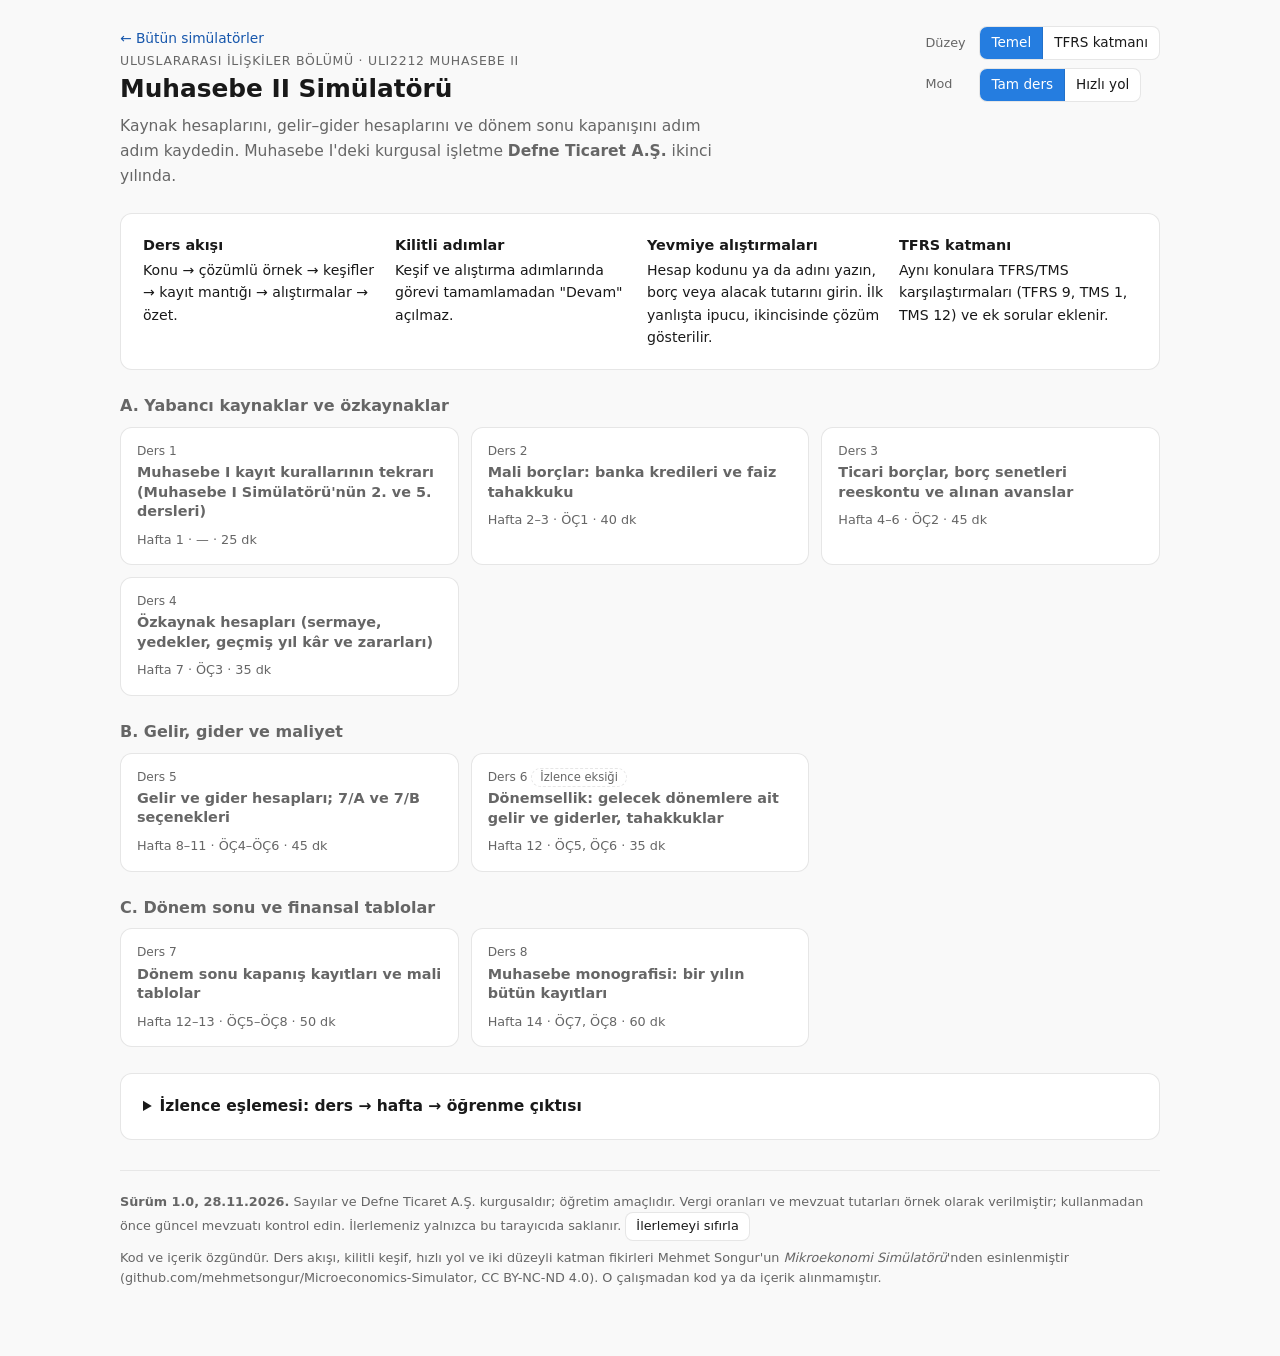
<file: dersler/simulatorler/muhasebe2.html>
<!doctype html>
<html lang="tr">
<head>
<meta charset="utf-8">
<meta name="viewport" content="width=device-width, initial-scale=1">
<title>Muhasebe II Simülatörü</title>
<meta name="description" content="Muhasebe II Simülatörü: tarayıcıda çalışan etkileşimli ders aracı. M. M. Tuncer Çalışkan.">
<style>
:root{color-scheme:light;
  --page:#f9f9f9;--surface:#ffffff;--ink:#191919;--ink2:#666666;--grid:#e7e7e7;--axis:#c2c2c2;--border:rgba(11,11,11,.10);
  --s1:#257de0;--s2:#f47230;--s3:#00b894;--s4:#f2a600;--s5:#ee7fac;
  --good:#0aac23;--crit:#dc3c3d;--goodtext:#006c10;
  --accent:#257de0;--accent-ink:#1757ac;--wash:#eef5fd;--ylwash:#f4f1fd;--ylink:#6a4ce2;}
@media (prefers-color-scheme:dark){:root{color-scheme:dark;
  --page:#0b0b0b;--surface:#191919;--ink:#efefef;--ink2:#9c9c9c;--grid:#303030;--axis:#474747;--border:rgba(255,255,255,.10);
  --s1:#338ced;--s2:#e76624;--s3:#00a888;--s4:#d28e05;--s5:#e24d8b;--goodtext:#53c556;
  --accent:#338ced;--accent-ink:#84b9f3;--wash:#14243a;--ylwash:#211c35;--ylink:#9887ef;}}
*{box-sizing:border-box}
body{margin:0;background:var(--page);color:var(--ink);font:15.5px/1.6 system-ui,-apple-system,"Segoe UI",Roboto,sans-serif}
#app{max-width:1080px;margin:0 auto;padding:18px 20px 60px}
a{color:var(--accent-ink)}
h1{font-size:1.55rem;line-height:1.25;margin:.15em 0}
h2{font-size:1.22rem;line-height:1.3;margin:.15em 0}
h3{font-size:1.02rem;margin:1.3em 0 .35em}
p{margin:.55em 0}
ul,ol{margin:.4em 0;padding-left:1.3em} li{margin:.2em 0}
.card{background:var(--surface);border:1px solid var(--border);border-radius:12px;padding:20px 22px}
.hero{display:flex;gap:18px 28px;justify-content:space-between;align-items:flex-start;flex-wrap:wrap;margin:8px 0 16px}
.kicker{font-size:.78rem;color:var(--ink2);text-transform:uppercase;letter-spacing:.06em}
.lead{color:var(--ink2);max-width:62ch}
.toggles{display:flex;flex-direction:column;gap:8px}
.tg{display:flex;align-items:center;gap:8px;font-size:.8rem;color:var(--ink2)} .tg .lbl{min-width:46px}
.seg{display:inline-flex;flex-wrap:wrap;border:1px solid var(--border);border-radius:8px;overflow:hidden;background:var(--surface)}
.seg button{border:0;border-right:1px solid var(--border);background:transparent;color:var(--ink);padding:5px 11px;font:inherit;font-size:.85rem;cursor:pointer}
.seg button:last-child{border-right:0}
.seg button.on{background:var(--accent);color:#fff}
.seg button:focus-visible,.btn:focus-visible,.stp:focus-visible{outline:2px solid var(--accent);outline-offset:2px}
.howto{display:grid;grid-template-columns:repeat(auto-fit,minmax(220px,1fr));gap:14px;font-size:.88rem}
.howto b{display:block;font-size:.9rem;margin-bottom:2px}
.unit h2{font-size:1rem;margin:26px 0 10px;color:var(--ink2);font-weight:600}
.cards{display:grid;grid-template-columns:repeat(auto-fill,minmax(300px,1fr));gap:12px}
.lc{display:block;text-decoration:none;color:inherit;background:var(--surface);border:1px solid var(--border);border-radius:12px;padding:14px 16px;transition:border-color .15s,transform .15s}
a.lc:hover{border-color:var(--accent);transform:translateY(-1px)}
.lc.off{opacity:.6}
.lc .no{font-size:.76rem;color:var(--ink2)} .lc .tt{font-weight:600;margin:2px 0 8px;line-height:1.35} .lc .mt{font-size:.8rem;color:var(--ink2)}
.chip{display:inline-block;font-size:.72rem;line-height:1.5;padding:0 8px;border-radius:99px;border:1px solid var(--border);color:var(--ink2);margin-right:4px;vertical-align:middle;white-space:nowrap}
.chip.pilot{background:var(--wash);color:var(--accent-ink);border-color:transparent}
.chip.gap{border-style:dashed}
.chip.ok{color:var(--goodtext);border-color:transparent;background:rgba(10,172,35,.11)}
.chip.yl{background:var(--ylwash);color:var(--ylink);border-color:transparent}
.lh{display:flex;flex-wrap:wrap;gap:12px 24px;justify-content:space-between;align-items:flex-end;margin:4px 0 12px}
.back{font-size:.86rem;text-decoration:none}
.lmeta{font-size:.8rem;color:var(--ink2)}
.steps{display:flex;gap:6px;overflow-x:auto;padding:2px 2px 12px}
.stp{display:flex;align-items:center;gap:6px;border:1px solid var(--border);background:var(--surface);color:var(--ink2);border-radius:99px;padding:3px 11px 3px 3px;font:inherit;font-size:.78rem;cursor:pointer;white-space:nowrap}
.stp .sn{width:22px;height:22px;border-radius:50%;display:inline-grid;place-items:center;background:var(--page);font-weight:600;font-size:.76rem}
.stp.cur{border-color:var(--accent);color:var(--ink)} .stp.cur .sn{background:var(--accent);color:#fff}
.stp.done .sn{background:var(--good);color:#fff}
.stp:disabled{opacity:.4;cursor:not-allowed}
.step .sh{display:flex;flex-direction:column;align-items:flex-start;gap:4px;margin-bottom:12px}
.chip.t-kesif{background:var(--wash);color:var(--accent-ink);border-color:transparent}
.chip.t-alistirma{background:rgba(242,166,0,.15);color:inherit;border-color:transparent}
.nav{display:flex;justify-content:space-between;align-items:center;margin-top:16px;gap:10px}
.lockmsg{font-size:.84rem;color:var(--ink2);text-align:center}
.btn{font:inherit;font-size:.92rem;padding:8px 16px;border-radius:8px;border:1px solid var(--border);background:var(--surface);color:var(--ink);cursor:pointer}
.btn.primary{background:var(--accent);border-color:var(--accent);color:#fff}
.btn.sm{padding:3px 10px;font-size:.8rem}
.btn:disabled{opacity:.42;cursor:not-allowed}
.eq{font-family:"Cambria Math",Cambria,Georgia,serif;font-size:1.08rem;text-align:center;margin:12px 0;padding:10px 12px;background:var(--page);border-radius:8px;overflow-x:auto}
.eq i{font-style:italic}
.fr{display:inline-flex;flex-direction:column;vertical-align:middle;text-align:center;margin:0 3px}
.fr>span{line-height:1.3;padding:0 3px} .fr>span:first-child{border-bottom:1px solid currentColor}
.tbl{border-collapse:collapse;font-size:.87rem;margin:10px 0;font-variant-numeric:tabular-nums}
.tbl th,.tbl td{border-bottom:1px solid var(--grid);padding:5px 12px;text-align:right}
.tbl th:first-child,.tbl td:first-child{text-align:left}
.tbl th{color:var(--ink2);font-weight:600}
.tbl.sym td{text-align:left}
.tbl tr.tot td{font-weight:700;border-top:1.5px solid var(--axis)}
.tbl tr.sub td{color:var(--ink2)}
.tbl td.l{text-align:left}
.note{padding:10px 14px;border-radius:8px;margin:14px 0;background:var(--page);font-size:.92rem}
.note.yl{background:var(--ylwash);border-left:3px solid var(--ylink)}
.note.yl::before{content:var(--yl-label,"İleri düzey");display:block;font-size:.7rem;font-weight:700;color:var(--ylink);letter-spacing:.06em;text-transform:uppercase;margin-bottom:2px}
.note.tr::before{content:"Mevzuat notu";display:block;font-size:.7rem;font-weight:700;color:var(--ink2);letter-spacing:.06em;text-transform:uppercase;margin-bottom:2px}
.note.warn{border-left:3px solid var(--s4)}
body:not(.yl) .yl-only{display:none!important}
.k-intro{margin-bottom:14px}
.kgrid{display:grid;grid-template-columns:270px minmax(0,1fr);gap:22px}
.kgrid>*{min-width:0}
@media (max-width:840px){.kgrid{grid-template-columns:minmax(0,1fr)}}
.sl{display:block;margin:0 0 13px}
.sl-top{display:flex;justify-content:space-between;gap:8px;font-size:.84rem;color:var(--ink2)}
.sl output{font-weight:600;color:var(--ink);font-variant-numeric:tabular-nums}
input[type=range]{width:100%;accent-color:var(--accent);margin:2px 0 0}
.segw{margin:0 0 13px} .segw .seg{margin-top:4px}
.task{border:1px dashed var(--accent);border-radius:10px;padding:10px 12px;margin-bottom:16px;background:var(--wash);font-size:.86rem}
.task.all{border-style:solid;border-color:var(--good)}
.task-h{font-weight:700;font-size:.8rem;letter-spacing:.04em;text-transform:uppercase;margin-bottom:4px}
.task-s{font-weight:400;text-transform:none;letter-spacing:0;color:var(--ink2)}
.ti{display:flex;gap:8px;margin:5px 0}
.cb{flex:0 0 16px;height:16px;border:1.5px solid var(--ink2);border-radius:4px;margin-top:3px;position:relative}
.ti.ok .cb{background:var(--good);border-color:var(--good)}
.ti.ok .cb::after{content:"";position:absolute;left:4px;top:0;width:5px;height:9px;border:solid #fff;border-width:0 2px 2px 0;transform:rotate(45deg)}
.ti.ok>span:last-child{color:var(--ink2)}
.ro{display:grid;grid-template-columns:repeat(auto-fill,minmax(150px,1fr));gap:8px;margin-top:10px}
.ro-i{border:1px solid var(--border);border-radius:8px;padding:6px 10px;background:var(--surface)}
.ro-i.wide{grid-column:1/-1}
.ro-l{font-size:.74rem;color:var(--ink2);line-height:1.35}
.ro-v{font-weight:600;font-variant-numeric:tabular-nums}
.flag{display:inline-flex;gap:5px;align-items:center;font-weight:600;font-size:.82rem;padding:1px 9px;border-radius:99px}
.flag.good{color:var(--goodtext);background:rgba(10,172,35,.12)}
.flag.bad{color:var(--crit);background:rgba(220,60,61,.11)}
.legend{display:flex;gap:6px 16px;flex-wrap:wrap;font-size:.8rem;color:var(--ink2);margin-bottom:2px}
.lg{display:inline-flex;align-items:center;gap:6px}
.sw{display:inline-block;width:18px;height:0;border-top:2.5px solid var(--ink2)}
.sw.l1{border-color:var(--s1)} .sw.l2{border-color:var(--s2)} .sw.l3{border-color:var(--s3)}
.sw.ref{border-top:1.5px dashed var(--ink2)}
.sw.box{width:12px;height:12px;border:0;border-radius:3px}
.sw.box.f1{background:var(--s1)} .sw.box.f2{background:var(--s2)} .sw.box.f3{background:var(--s3)} .sw.box.f4{background:var(--s4)} .sw.box.f5{background:var(--s5)}
.sw.box.fg{background:var(--axis)}
.chart{position:relative}
.chart svg{width:100%;height:auto;display:block;overflow:visible;touch-action:pan-y}
svg text{font-family:system-ui,-apple-system,"Segoe UI",sans-serif}
.grid{stroke:var(--grid);stroke-width:1}
.axis{stroke:var(--axis);stroke-width:1}
.tick{fill:var(--ink2);font-size:11.5px;font-variant-numeric:tabular-nums}
.atitle{fill:var(--ink2);font-size:12px}
.l1,.l2,.l3{fill:none;stroke-width:2;stroke-linejoin:round;stroke-linecap:round}
.l1{stroke:var(--s1)} .l2{stroke:var(--s2)} .l3{stroke:var(--s3)}
.ref{stroke:var(--ink2);stroke-width:1.25;stroke-dasharray:4 4;fill:none}
.cur{fill:var(--ink);stroke:var(--surface);stroke-width:2}
.d1{fill:var(--s1);stroke:var(--surface);stroke-width:2}
.d2{fill:var(--s2);stroke:var(--surface);stroke-width:2}
.d3{fill:var(--s3);stroke:var(--surface);stroke-width:2}
.f1{fill:var(--s1)} .f2{fill:var(--s2)} .f3{fill:var(--s3)} .f4{fill:var(--s4)} .f5{fill:var(--s5)} .fg{fill:var(--axis)}
.seg-r{stroke:var(--surface);stroke-width:2}
.area1{fill:var(--s1);opacity:.14} .area-g{fill:var(--good);opacity:.14} .area-c{fill:var(--crit);opacity:.12}
.bar1{fill:var(--s1)} .bar1.dim{opacity:.38}
.ref2{stroke:var(--axis);stroke-width:1.25;stroke-dasharray:2 3;fill:none}
.sw.box.bar1{background:var(--s1)} .sw.box.area1{background:var(--s1);opacity:.3}
.sw.box.area-g{background:var(--good);opacity:.35} .sw.box.area-c{background:var(--crit);opacity:.3}
.sw.dot{width:10px;height:10px;border:0;border-radius:50%;background:var(--ink)} .sw.dot.d2{background:var(--s2)} .sw.dot.d3{background:var(--s3)}
.dim{opacity:.38}
.lab,.lab2{font-size:12px;paint-order:stroke;stroke:var(--surface);stroke-width:4px;stroke-linejoin:round}
.lab{fill:var(--ink)} .lab2{fill:var(--ink2)}
.labin{font-size:11.5px;fill:#fff;font-variant-numeric:tabular-nums}
.labin.dk{fill:#0b0b0b}
.hov line{stroke:var(--ink2);stroke-width:1}
.tip{position:absolute;pointer-events:none;background:var(--surface);border:1px solid var(--border);box-shadow:0 4px 14px rgba(0,0,0,.14);border-radius:8px;padding:6px 10px;font-size:.78rem;line-height:1.45;white-space:nowrap;z-index:5;font-variant-numeric:tabular-nums}
details.dt summary{cursor:pointer;font-size:.82rem;color:var(--ink2);margin-top:10px}
.dtw{max-height:260px;overflow:auto}
.q{border:1px solid var(--border);border-radius:10px;padding:14px 16px;margin:12px 0}
.qh{display:flex;gap:4px;align-items:center;margin-bottom:6px}
.qn{margin-left:auto;font-size:.76rem;color:var(--ink2)}
.qa{display:flex;gap:8px;align-items:center;flex-wrap:wrap;margin-top:10px}
input.num,input.acc,select.sel{font:inherit;padding:6px 10px;border:1px solid var(--axis);border-radius:8px;background:var(--surface);color:var(--ink)}
input.num{width:190px}
.unit{color:var(--ink2);font-size:.9rem}
.opts label{display:flex;gap:8px;align-items:flex-start;padding:3px 0;cursor:pointer}
.opts input{margin-top:5px}
.fb{margin-top:10px;padding:8px 12px;border-radius:8px;font-size:.9rem}
.fb:empty{display:none}
.fb.ok{background:rgba(10,172,35,.11)}
.fb.try{background:rgba(242,166,0,.15)}
.fb.rev{background:var(--wash)}
.qsum{font-size:.86rem;color:var(--ink2);margin-bottom:4px}
.about{font-size:.8rem;color:var(--ink2);margin-top:30px;border-top:1px solid var(--grid);padding-top:14px}
.map summary{cursor:pointer;font-weight:600}
.map{margin-top:26px}
.done-box{text-align:center;padding:30px}
.summary li{margin:.35em 0}
/* ---- Muhasebeye özgü bileşenler ---- */
.jt{border-collapse:collapse;font-size:.88rem;margin:8px 0 12px;font-variant-numeric:tabular-nums;min-width:min(100%,520px)}
.jt td,.jt th{padding:4px 10px;border-bottom:1px solid var(--grid)}
.jt th{color:var(--ink2);font-weight:600;font-size:.78rem;text-align:right}
.jt th:first-child{text-align:left}
.jt td.n{text-align:right;width:110px}
.jt td.cr{padding-left:38px}
.jt tr.mh td{border-bottom:1.5px solid var(--axis);font-size:.78rem;color:var(--ink2);text-align:center}
.jt tr.ex td{font-size:.8rem;color:var(--ink2);font-style:italic;border-bottom:1.5px solid var(--axis)}
.jt tr.tot td{font-weight:700}
.ta-wrap{display:flex;flex-wrap:wrap;gap:12px;margin:10px 0}
.ta{min-width:200px;flex:1 1 200px;max-width:300px;font-size:.84rem;font-variant-numeric:tabular-nums}
.ta-h{text-align:center;font-weight:600;border-bottom:2px solid var(--ink);padding:2px 4px}
.ta-b{display:grid;grid-template-columns:1fr 1fr;min-height:50px}
.ta-b>div{padding:3px 6px}
.ta-b>div:first-child{border-right:2px solid var(--ink)}
.ta-b>div:last-child{text-align:right}
.ta-l{display:flex;justify-content:space-between;gap:6px} .ta-b>div:last-child .ta-l{flex-direction:row-reverse}
.ta-l span:first-child{color:var(--ink2);font-size:.74rem}
.ta-f{display:grid;grid-template-columns:1fr 1fr;border-top:1px solid var(--axis);font-size:.78rem}
.ta-f>div{padding:2px 6px} .ta-f>div:last-child{text-align:right}
.ta-bal{text-align:center;font-size:.78rem;color:var(--ink2)}
.ta.new .ta-h{color:var(--accent-ink)}
.je{border-collapse:collapse;margin-top:8px;font-size:.88rem}
.je td,.je th{padding:3px 4px}
.je th{color:var(--ink2);font-weight:600;font-size:.76rem;text-align:left}
.je input.acc{width:250px}
.je input.num{width:130px;text-align:right}
.je .tot td{font-size:.82rem;color:var(--ink2);font-variant-numeric:tabular-nums}
.xbtn{border:0;background:transparent;color:var(--ink2);cursor:pointer;font-size:1rem}
.tx-list{display:flex;flex-direction:column;gap:6px}
.tx{display:flex;gap:8px;align-items:flex-start;text-align:left;font:inherit;font-size:.84rem;border:1px solid var(--border);background:var(--surface);color:var(--ink);border-radius:8px;padding:6px 10px;cursor:pointer}
.tx:hover:not(:disabled){border-color:var(--accent)}
.tx:disabled{opacity:.5;cursor:default}
.tx .txn{font-weight:700;color:var(--ink2);min-width:18px}
.tx select{max-width:100%;min-width:0}
.tx.on{border-color:var(--good);background:rgba(10,172,35,.07)}
.cls-row{display:flex;flex-wrap:wrap;justify-content:space-between;align-items:center;gap:6px 10px;padding:6px 0;border-bottom:1px solid var(--grid);font-size:.88rem}
/* Metin en az 180 px yer alır; sığmazsa açılır liste alt satıra iner (dar panelde kelime kelime kırılmayı önler) */
.cls-row>span{flex:1 1 180px;min-width:0}
.cls-row select{flex:0 1 auto;max-width:100%;min-width:0}
.cls-row.ok select{border-color:var(--good)} .cls-row.bad select{border-color:var(--crit)}
.fs{display:grid;grid-template-columns:1fr 1fr;gap:16px}
@media (max-width:700px){.fs{grid-template-columns:1fr}}
.fs .tbl{width:100%}
.mono{font-variant-numeric:tabular-nums}
/* Motorun tablolara eklediği kapsayıcı: dar ekranda tablo sayfayı değil kendini kaydırır */
.tw{max-width:100%;overflow-x:auto;-webkit-overflow-scrolling:touch}
.fs>.tw>.tbl{width:100%}
/* ---- Telefon (≤600 px): metin sütunları kelime kelime kırılmasın, geniş tablolar kendi içinde kaysın ---- */
@media (max-width:600px){
  #app{padding:12px 10px 50px}
  .card{padding:14px 12px}
  .q{padding:12px 10px}
  .tbl th,.tbl td{padding:4px 7px}
  .tbl:not(.sym) td:not(:first-child){white-space:nowrap}
  /* Tablo, sütun sayısına göre bir alt genişlik alır; ekrana sığmazsa .tw içinde yana kayar */
  .tbl.sym:has(tr>:nth-child(2)){min-width:21em}
  .tbl.sym:has(tr>:nth-child(3)){min-width:31em}
  .tbl.sym:has(tr>:nth-child(4)){min-width:40em}
  .tbl:not(.sym):has(tr>:nth-child(4)){min-width:30em}
  .tbl:not(.sym):has(tr>:nth-child(5)){min-width:36em}
  .jt{min-width:21em}
  .jt td,.jt th{padding:4px 6px}
  .jt td.n{width:auto;white-space:nowrap}
  .jt td.cr{padding-left:18px}
  .je{width:100%;font-size:.84rem}
  .je td,.je th{padding:3px 2px}
  .je input.acc{width:100%;min-width:7.5em;padding:6px}
  .je input.num{width:4.6em;padding:6px 4px}
}

</style>
</head>
<body>
<div id="app"></div>
<script>
"use strict";
/* ============================================================
   Muhasebe simülatörleri — ortak motor, sürüm 0.1 (pilot), 27.11.2026
   Özgün kod. Mimari 12_Finans_Simulatoru ile aynıdır; ders akışı
   fikri M. Songur'un Mikroekonomi Simülatörü'nden esinlenmiştir,
   o çalışmadan kod alınmamıştır.
   ============================================================ */

/* ---------- Yardımcılar ---------- */
const $=(s,r=document)=>r.querySelector(s);
function el(tag,cls,html){const e=document.createElement(tag);if(cls)e.className=cls;if(html!=null)e.innerHTML=html;return e;}
function nf(x,d=0){return Number(x).toLocaleString('tr-TR',{minimumFractionDigits:d,maximumFractionDigits:d});}
function tl(x,d=0){return (x<-1e-9?'−':'')+nf(Math.abs(x),d)+' TL';}
function pc(x,d=1){return (x<-1e-12?'−%':'%')+nf(Math.abs(x)*100,d);}
function pp(x,d=1){return (x<-1e-12?'−':'')+nf(Math.abs(x)*100,d)+' puan';}
function kTL(v){const a=Math.abs(v),s=v<0?'−':'';if(a>=1e6)return s+nf(a/1e6,(a%1e6)?1:0)+' mn';if(a>=1e3)return s+nf(a/1e3,0)+' bin';return s+nf(a,0);}
function fr(n,d){return `<span class="fr"><span>${n}</span><span>${d}</span></span>`;}
function clamp(v,a,b){return Math.max(a,Math.min(b,v));}
function r2(x){return Math.round(x*100)/100;}
const pctFmt=v=>'%'+nf(v,Number.isInteger(v)?0:1);

/* ---------- Tekdüzen Hesap Planı (ders kapsamındaki hesaplar) ----------
   Bakiye yönü: B = borç bakiyesi verir, A = alacak bakiyesi verir, X = her ikisi */
const TDHP_SRC=`100|Kasa|B;101|Alınan Çekler|B;102|Bankalar|B;103|Verilen Çekler ve Ödeme Emirleri (−)|A;108|Diğer Hazır Değerler|B;
110|Hisse Senetleri|B;111|Özel Kesim Tahvil, Senet ve Bonoları|B;112|Kamu Kesimi Tahvil, Senet ve Bonoları|B;118|Diğer Menkul Kıymetler|B;119|Menkul Kıymetler Değer Düşüklüğü Karşılığı (−)|A;
120|Alıcılar|B;121|Alacak Senetleri|B;122|Alacak Senetleri Reeskontu (−)|A;126|Verilen Depozito ve Teminatlar|B;127|Diğer Ticari Alacaklar|B;128|Şüpheli Ticari Alacaklar|B;129|Şüpheli Ticari Alacaklar Karşılığı (−)|A;
131|Ortaklardan Alacaklar|B;135|Personelden Alacaklar|B;136|Diğer Çeşitli Alacaklar|B;
150|İlk Madde ve Malzeme|B;151|Yarı Mamuller|B;152|Mamuller|B;153|Ticari Mallar|B;157|Diğer Stoklar|B;158|Stok Değer Düşüklüğü Karşılığı (−)|A;159|Verilen Sipariş Avansları|B;
180|Gelecek Aylara Ait Giderler|B;181|Gelir Tahakkukları|B;190|Devreden KDV|B;191|İndirilecek KDV|B;193|Peşin Ödenen Vergiler ve Fonlar|B;195|İş Avansları|B;196|Personel Avansları|B;
220|Alıcılar (uzun vadeli)|B;226|Verilen Depozito ve Teminatlar (uzun vadeli)|B;240|Bağlı Menkul Kıymetler|B;242|İştirakler|B;245|Bağlı Ortaklıklar|B;
250|Arazi ve Arsalar|B;251|Yeraltı ve Yerüstü Düzenleri|B;252|Binalar|B;253|Tesis, Makine ve Cihazlar|B;254|Taşıtlar|B;255|Demirbaşlar|B;256|Diğer Maddi Duran Varlıklar|B;257|Birikmiş Amortismanlar (−)|A;258|Yapılmakta Olan Yatırımlar|B;259|Verilen Avanslar|B;
260|Haklar|B;261|Şerefiye|B;262|Kuruluş ve Örgütlenme Giderleri|B;263|Araştırma ve Geliştirme Giderleri|B;264|Özel Maliyetler|B;267|Diğer Maddi Olmayan Duran Varlıklar|B;268|Birikmiş Amortismanlar (−) (maddi olmayan)|A;280|Gelecek Yıllara Ait Giderler|B;
300|Banka Kredileri|A;303|Uzun Vadeli Kredilerin Anapara Taksitleri ve Faizleri|A;304|Tahvil Anapara Borç, Taksit ve Faizleri|A;305|Çıkarılmış Bonolar ve Senetler|A;308|Menkul Kıymetler İhraç Farkı (−)|B;309|Diğer Mali Borçlar|A;
320|Satıcılar|A;321|Borç Senetleri|A;322|Borç Senetleri Reeskontu (−)|B;326|Alınan Depozito ve Teminatlar|A;329|Diğer Ticari Borçlar|A;
331|Ortaklara Borçlar|A;335|Personele Borçlar|A;336|Diğer Çeşitli Borçlar|A;340|Alınan Sipariş Avansları|A;
360|Ödenecek Vergi ve Fonlar|A;361|Ödenecek Sosyal Güvenlik Kesintileri|A;370|Dönem Kârı Vergi ve Diğer Yasal Yükümlülük Karşılıkları|A;371|Dönem Kârının Peşin Ödenen Vergi ve Diğer Yükümlülükleri (−)|B;
380|Gelecek Aylara Ait Gelirler|A;381|Gider Tahakkukları|A;391|Hesaplanan KDV|A;
400|Banka Kredileri (uzun vadeli)|A;405|Çıkarılmış Tahviller|A;408|Menkul Kıymetler İhraç Farkı (−) (uzun vadeli)|B;420|Satıcılar (uzun vadeli)|A;421|Borç Senetleri (uzun vadeli)|A;480|Gelecek Yıllara Ait Gelirler|A;481|Gider Tahakkukları (uzun vadeli)|A;
500|Sermaye|A;501|Ödenmemiş Sermaye (−)|B;502|Sermaye Düzeltmesi Olumlu Farkları|A;520|Hisse Senedi İhraç Primleri|A;521|Hisse Senedi İptal Kârları|A;522|MDV Yeniden Değerleme Artışları|A;529|Diğer Sermaye Yedekleri|A;
540|Yasal Yedekler|A;541|Statü Yedekleri|A;542|Olağanüstü Yedekler|A;548|Diğer Kâr Yedekleri|A;570|Geçmiş Yıllar Kârları|A;580|Geçmiş Yıllar Zararları (−)|B;590|Dönem Net Kârı|A;591|Dönem Net Zararı (−)|B;
600|Yurt İçi Satışlar|A;601|Yurt Dışı Satışlar|A;602|Diğer Gelirler|A;610|Satıştan İadeler (−)|B;611|Satış İskontoları (−)|B;612|Diğer İndirimler (−)|B;
620|Satılan Mamuller Maliyeti (−)|B;621|Satılan Ticari Mallar Maliyeti (−)|B;622|Satılan Hizmet Maliyeti (−)|B;
630|Araştırma ve Geliştirme Giderleri (−)|B;631|Pazarlama, Satış ve Dağıtım Giderleri (−)|B;632|Genel Yönetim Giderleri (−)|B;
640|İştiraklerden Temettü Gelirleri|A;642|Faiz Gelirleri|A;644|Konusu Kalmayan Karşılıklar|A;645|Menkul Kıymet Satış Kârları|A;646|Kambiyo Kârları|A;647|Reeskont Faiz Gelirleri|A;649|Diğer Olağan Gelir ve Kârlar|A;
653|Komisyon Giderleri (−)|B;654|Karşılık Giderleri (−)|B;655|Menkul Kıymet Satış Zararları (−)|B;656|Kambiyo Zararları (−)|B;657|Reeskont Faiz Giderleri (−)|B;659|Diğer Olağan Gider ve Zararlar (−)|B;
660|Kısa Vadeli Borçlanma Giderleri (−)|B;661|Uzun Vadeli Borçlanma Giderleri (−)|B;671|Önceki Dönem Gelir ve Kârları|A;679|Diğer Olağan Dışı Gelir ve Kârlar|A;680|Çalışmayan Kısım Gider ve Zararları (−)|B;681|Önceki Dönem Gider ve Zararları (−)|B;689|Diğer Olağan Dışı Gider ve Zararlar (−)|B;
690|Dönem Kârı veya Zararı|X;691|Dönem Kârı Vergi ve Diğer Yasal Yükümlülük Karşılıkları (−)|B;692|Dönem Net Kârı veya Zararı|X;
710|Direkt İlk Madde ve Malzeme Giderleri|B;711|Direkt İlk Madde ve Malzeme Giderleri Yansıtma|A;720|Direkt İşçilik Giderleri|B;721|Direkt İşçilik Giderleri Yansıtma|A;730|Genel Üretim Giderleri|B;731|Genel Üretim Giderleri Yansıtma|A;
740|Hizmet Üretim Maliyeti|B;741|Hizmet Üretim Maliyeti Yansıtma|A;750|Araştırma ve Geliştirme Giderleri|B;751|Araştırma ve Geliştirme Giderleri Yansıtma|A;
760|Pazarlama, Satış ve Dağıtım Giderleri|B;761|Pazarlama, Satış ve Dağıtım Giderleri Yansıtma|A;770|Genel Yönetim Giderleri|B;771|Genel Yönetim Giderleri Yansıtma|A;780|Finansman Giderleri|B;781|Finansman Giderleri Yansıtma|A;
790|İlk Madde ve Malzeme Giderleri|B;791|İşçi Ücret ve Giderleri|B;792|Memur Ücret ve Giderleri|B;793|Dışarıdan Sağlanan Fayda ve Hizmetler|B;794|Çeşitli Giderler|B;795|Vergi, Resim ve Harçlar|B;796|Amortismanlar ve Tükenme Payları|B;797|Finansman Giderleri (7/B)|B;798|Gider Çeşitleri Yansıtma Hesabı|A;799|Üretim Maliyet Hesabı|B`;
const TDHP={};
TDHP_SRC.split(';').forEach(s=>{const [c,n,b]=s.trim().split('|');if(c)TDHP[c]={c,n,b};});
const GRP={'10':'Hazır Değerler','11':'Menkul Kıymetler','12':'Ticari Alacaklar','13':'Diğer Alacaklar','15':'Stoklar','18':'Gelecek Aylara Ait Giderler ve Gelir Tahakkukları','19':'Diğer Dönen Varlıklar',
 '22':'Ticari Alacaklar','24':'Mali Duran Varlıklar','25':'Maddi Duran Varlıklar','26':'Maddi Olmayan Duran Varlıklar','28':'Gelecek Yıllara Ait Giderler ve Gelir Tahakkukları',
 '30':'Mali Borçlar','32':'Ticari Borçlar','33':'Diğer Borçlar','34':'Alınan Avanslar','36':'Ödenecek Vergi ve Diğer Yükümlülükler','37':'Borç ve Gider Karşılıkları','38':'Gelecek Aylara Ait Gelirler ve Gider Tahakkukları','39':'Diğer Kısa Vadeli Yabancı Kaynaklar',
 '40':'Mali Borçlar','42':'Ticari Borçlar','48':'Gelecek Yıllara Ait Gelirler ve Gider Tahakkukları',
 '50':'Ödenmiş Sermaye','52':'Sermaye Yedekleri','54':'Kâr Yedekleri','57':'Geçmiş Yıllar Kârları','58':'Geçmiş Yıllar Zararları (−)','59':'Dönem Net Kârı (Zararı)'};
const CLS={'1':'Dönen Varlıklar','2':'Duran Varlıklar','3':'Kısa Vadeli Yabancı Kaynaklar','4':'Uzun Vadeli Yabancı Kaynaklar','5':'Özkaynaklar','6':'Gelir Tablosu Hesapları','7':'Maliyet Hesapları'};
function an(c){const a=TDHP[c];return a?`${c} ${a.n}`:`${c} (?)`;}
function findCode(str){
  const s=String(str||'').trim();if(!s)return null;
  const m=s.match(/^(\d{3})/);if(m)return TDHP[m[1]]?m[1]:null;
  const low=s.toLocaleLowerCase('tr-TR');
  const hit=Object.values(TDHP).find(a=>a.n.toLocaleLowerCase('tr-TR')===low);return hit?hit.c:null;
}

/* ---------- Yevmiye maddeleri ----------
   Madde: {d:'açıklama', l:[[kod,borç,alacak],...]}  — B(kod,t) / A(kod,t) yardımcıları */
const B=(c,t,l)=>l?[String(c),t,0,l]:[String(c),t,0], A=(c,t,l)=>l?[String(c),0,t,l]:[String(c),0,t]; /* l: isteğe bağlı alt hesap etiketi */
const anl=x=>an(x[0])+(x[3]?` · ${x[3]}`:'');
const J=(d,l)=>({d,l});
function entryTotals(l){let b=0,a=0;l.forEach(x=>{b+=x[1];a+=x[2];});return {b,a};}
let JT_N=0;const JT_ERR=[];
function jt(entries,o={}){
  let no=o.start||1,s=`<table class="jt"><thead><tr><th>Hesap</th><th>Borç</th><th>Alacak</th></tr></thead><tbody>`;
  entries.forEach(e=>{
    const tt=entryTotals(e.l);JT_N++;if(Math.abs(tt.b-tt.a)>0.01||e.l.some(x=>!TDHP[x[0]]))JT_ERR.push(`${e.d}: ${nf(tt.b,2)} / ${nf(tt.a,2)}`);
    if(o.num!==false)s+=`<tr class="mh"><td colspan="3">${no++}${e.date?' · '+e.date:''}</td></tr>`;
    const dr=e.l.filter(x=>x[1]>0),cr=e.l.filter(x=>x[2]>0);
    dr.forEach(x=>{s+=`<tr><td>${anl(x)}</td><td class="n">${nf(x[1],x[1]%1?2:0)}</td><td class="n"></td></tr>`;});
    cr.forEach(x=>{s+=`<tr><td class="cr">${anl(x)}</td><td class="n"></td><td class="n">${nf(x[2],x[2]%1?2:0)}</td></tr>`;});
    if(e.d)s+=`<tr class="ex"><td colspan="3">${e.d}</td></tr>`;
  });
  return s+'</tbody></table>';
}
function balances(entries){const m={};entries.forEach(e=>e.l.forEach(([c,b,a])=>{if(!m[c])m[c]={b:0,a:0};m[c].b+=b;m[c].a+=a;}));return m;}
function net(m,c){const x=m[c];return x?x.b-x.a:0;}
function mizan(entries,o={}){
  const m=balances(entries),codes=Object.keys(m).sort();
  let tb=0,ta=0,bb=0,ba=0;
  const rows=codes.map(c=>{const x=m[c],d=x.b-x.a;tb+=x.b;ta+=x.a;if(d>0)bb+=d;else ba+=-d;
    return `<tr${o.hl&&o.hl.includes(c)?' style="background:var(--wash)"':''}><td>${an(c)}</td><td>${nf(x.b)}</td><td>${nf(x.a)}</td><td>${d>0.005?nf(d):''}</td><td>${d<-0.005?nf(-d):''}</td></tr>`;}).join('');
  const ok=Math.abs(tb-ta)<0.01&&Math.abs(bb-ba)<0.01;
  return {ok,tb,ta,bb,ba,html:`<table class="tbl"><thead><tr><th>Hesap</th><th>Borç toplamı</th><th>Alacak toplamı</th><th>Borç bakiyesi</th><th>Alacak bakiyesi</th></tr></thead><tbody>${rows||'<tr><td colspan="5" class="l lmeta">Henüz kayıt yok.</td></tr>'}
   <tr class="tot"><td>Toplam</td><td>${nf(tb)}</td><td>${nf(ta)}</td><td>${nf(bb)}</td><td>${nf(ba)}</td></tr></tbody></table>`};
}
function taccounts(host,entries,codes,o={}){
  const items={};codes.forEach(c=>items[c]={d:[],k:[]});
  entries.forEach((e,i)=>e.l.forEach(([c,b,a])=>{if(!items[c])return;if(b)items[c].d.push([i+1,b]);if(a)items[c].k.push([i+1,a]);}));
  host.innerHTML=`<div class="ta-wrap">${codes.map(c=>{const x=items[c],sb=x.d.reduce((s,v)=>s+v[1],0),sa=x.k.reduce((s,v)=>s+v[1],0),d=sb-sa;
    const ln=arr=>arr.map(v=>`<div class="ta-l"><span>(${v[0]})</span><span>${nf(v[1])}</span></div>`).join('');
    return `<div class="ta${o.hl&&o.hl.includes(c)?' new':''}"><div class="ta-h">${an(c)}</div><div class="ta-b"><div>${ln(x.d)}</div><div>${ln(x.k)}</div></div>
     <div class="ta-f"><div>${nf(sb)}</div><div>${nf(sa)}</div></div><div class="ta-bal">${Math.abs(d)<0.005?'Bakiye yok':(d>0?'Borç bakiyesi ':'Alacak bakiyesi ')+nf(Math.abs(d))}</div></div>`;}).join('')}</div>`;
}

/* ---------- Durum (tarayıcıda saklanır) ---------- */
let S={lvl:'lisans',mode:'tam',done:{},unl:{},pos:{},qs:{}};
let NOSAVE=false;
function loadState(){try{const o=JSON.parse(localStorage.getItem(CONFIG.key)||'{}');if(o&&typeof o==='object')S=Object.assign(S,o);}catch(e){}}
function save(){if(NOSAVE)return;try{localStorage.setItem(CONFIG.key,JSON.stringify(S));}catch(e){}}

/* ---------- Grafik çekirdeği (elle SVG) ---------- */
function niceStep(span,n){const s0=span/n,mag=Math.pow(10,Math.floor(Math.log10(s0))),e=s0/mag;return mag*(e>=7.5?10:e>=3.5?5:e>=1.5?2:1);}
function niceTicks(a,b,n=5){if(!(b>a))return [a];const st=niceStep(b-a,n),out=[];for(let v=Math.ceil(a/st-1e-9)*st;v<=b+st*1e-6;v+=st)out.push(Math.round(v/st)*st||0);return out;}
function niceMax(v,n=5){if(!(v>0))return 1;const st=niceStep(v,n);return Math.ceil(v*1.0001/st)*st;}
function niceRange(lo,hi,n=5){if(hi-lo<1e-9){hi=lo+1;}const st=niceStep(hi-lo,n);return [Math.floor(lo/st)*st,Math.ceil(hi/st)*st];}
let CPID=0;
function frame(host,o){
  const W=o.w||640,H=o.h||330,m={l:o.ml||66,r:o.mr||22,t:14,b:o.mb||46};
  if(!host._svg){
    host.classList.add('chart');
    host.innerHTML=`<svg viewBox="0 0 ${W} ${H}" role="img"></svg><div class="tip" hidden></div>`;
    host._svg=host.querySelector('svg');host._tip=host.querySelector('.tip');
    const svg=host._svg;
    const hide=()=>{host._tip.hidden=true;const g=svg.querySelector('.hov');if(g)g.innerHTML='';};
    svg.addEventListener('pointermove',e=>{
      const f=host._f;if(!f||!f.hoverFn)return;
      const ctm=svg.getScreenCTM();if(!ctm)return;
      const pt=svg.createSVGPoint();pt.x=e.clientX;pt.y=e.clientY;const p=pt.matrixTransform(ctm.inverse());
      if(p.x<f.m.l-4||p.x>f.W-f.m.r+4||p.y<f.m.t-4||p.y>f.H-f.m.b+4){hide();return;}
      const r=f.hoverFn(f.ix(clamp(p.x,f.m.l,f.W-f.m.r)),f.iy(p.y));if(!r){hide();return;}
      const g=svg.querySelector('.hov');let s='';
      if(r.x!=null&&r.x>=f.o.x[0]&&r.x<=f.o.x[1])s+=`<line x1="${f.X(r.x)}" x2="${f.X(r.x)}" y1="${f.m.t}" y2="${f.H-f.m.b}"/>`;
      (r.pts||[]).forEach(q=>{if(isFinite(q[1])&&q[1]>=f.o.y[0]&&q[1]<=f.o.y[1])s+=`<circle cx="${f.X(q[0])}" cy="${f.Y(q[1])}" r="5" class="${q[2]||'cur'}"/>`;});
      g.innerHTML=s;
      const tip=host._tip;tip.innerHTML=r.html;tip.hidden=false;
      const rect=host.getBoundingClientRect();let lx=e.clientX-rect.left+14;const tw=tip.offsetWidth;if(lx+tw>rect.width)lx=e.clientX-rect.left-tw-14;
      tip.style.left=Math.max(0,lx)+'px';tip.style.top=Math.max(0,e.clientY-rect.top-12)+'px';
    });
    svg.addEventListener('pointerleave',hide);
  }
  const svg=host._svg;svg.setAttribute('viewBox',`0 0 ${W} ${H}`);svg.setAttribute('aria-label',o.aria||'Grafik');
  const pw=W-m.l-m.r,ph=H-m.t-m.b;
  const X=v=>m.l+(v-o.x[0])/(o.x[1]-o.x[0])*pw;
  const Y=v=>m.t+ph-(v-o.y[0])/(o.y[1]-o.y[0])*ph;
  const ix=px=>o.x[0]+(px-m.l)/pw*(o.x[1]-o.x[0]);
  const iy=py=>o.y[0]+(m.t+ph-py)/ph*(o.y[1]-o.y[0]);
  const id='cp'+(++CPID);
  let s=`<defs><clipPath id="${id}"><rect x="${m.l}" y="${m.t-3}" width="${pw}" height="${ph+6}"/></clipPath></defs>`;
  const yt=o.yticks||niceTicks(o.y[0],o.y[1],5);
  yt.forEach(v=>{if(v<o.y[0]-1e-9||v>o.y[1]+1e-9)return;s+=`<line class="grid" x1="${m.l}" x2="${W-m.r}" y1="${Y(v)}" y2="${Y(v)}"/><text class="tick" x="${m.l-8}" y="${Y(v)+4}" text-anchor="end">${o.yfmt?o.yfmt(v):nf(v)}</text>`;});
  if(o.xcats){o.xcats.forEach((c,i)=>{const parts=String(c).split('|');s+=`<text class="tick" x="${X(i+.5)}" y="${H-m.b+17}" text-anchor="middle">${parts.map((p,k)=>`<tspan x="${X(i+.5)}" dy="${k?13:0}">${p}</tspan>`).join('')}</text>`;});}
  else{(o.xticks||niceTicks(o.x[0],o.x[1],6)).forEach(v=>{if(v<o.x[0]-1e-9||v>o.x[1]+1e-9)return;s+=`<text class="tick" x="${X(v)}" y="${H-m.b+18}" text-anchor="middle">${o.xfmt?o.xfmt(v):nf(v)}</text>`;});}
  const y0=(o.y[0]<=0&&o.y[1]>=0)?0:o.y[0];
  s+=`<line class="axis" x1="${m.l}" x2="${W-m.r}" y1="${Y(y0)}" y2="${Y(y0)}"/>`;
  if(o.xlab)s+=`<text class="atitle" x="${m.l+pw/2}" y="${H-6}" text-anchor="middle">${o.xlab}</text>`;
  if(o.ylab)s+=`<text class="atitle" transform="translate(13 ${m.t+ph/2}) rotate(-90)" text-anchor="middle">${o.ylab}</text>`;
  s+=`<g class="data" clip-path="url(#${id})"></g><g class="ann"></g><g class="hov"></g>`;
  svg.innerHTML=s;
  const gd=svg.querySelector('.data'),ga=svg.querySelector('.ann');
  const cy=v=>clamp(Y(v),-2000,H+2000);
  const f={W,H,m,o,X,Y,ix,iy,hoverFn:null,
    add(str){gd.insertAdjacentHTML('beforeend',str);},
    ann(str){ga.insertAdjacentHTML('beforeend',str);},
    d(pts){let d='',pen=false;pts.forEach(p=>{if(!isFinite(p[1])){pen=false;return;}d+=(pen?'L':'M')+X(p[0]).toFixed(1)+','+cy(p[1]).toFixed(1);pen=true;});return d;},
    line(pts,cls){const d=f.d(pts);if(d)f.add(`<path class="${cls}" d="${d}"/>`);},
    hline(v,cls='ref',lab,anchor='end'){if(v<o.y[0]||v>o.y[1])return;f.add(`<line class="${cls}" x1="${m.l}" x2="${W-m.r}" y1="${Y(v)}" y2="${Y(v)}"/>`);if(lab)f.text(anchor==='end'?o.x[1]:o.x[0],v,lab,'lab2',anchor,anchor==='end'?-4:4,-6);},
    vline(v,cls='ref',lab,dy=0){if(v<o.x[0]||v>o.x[1])return;f.add(`<line class="${cls}" x1="${X(v)}" x2="${X(v)}" y1="${m.t}" y2="${H-m.b}"/>`);if(lab){const right=X(v)>m.l+pw*0.72;f.ann(`<text class="lab2" x="${X(v)+(right?-5:5)}" y="${m.t+12+dy}" text-anchor="${right?'end':'start'}">${lab}</text>`);}},
    dot(x,y,cls='cur',r=5){if(!isFinite(y)||y<o.y[0]||y>o.y[1]||x<o.x[0]||x>o.x[1])return;f.ann(`<circle cx="${X(x)}" cy="${Y(y)}" r="${r}" class="${cls}"/>`);},
    text(x,y,t,cls='lab',anchor='start',dx=0,dy=0){if(!isFinite(y))return;const px=clamp(X(x)+dx,m.l+2,W-m.r-2),py=clamp(Y(y)+dy,m.t+10,H-m.b-4);f.ann(`<text class="${cls}" x="${px}" y="${py}" text-anchor="${anchor}">${t}</text>`);},
    /* x0..x1 veri biriminde; v0..v1 değer aralığı; round: uç yuvarlatma (veri ucu) */
    rect(x0,x1,v0,v1,cls,round=true){const lo=Math.min(v0,v1),hi=Math.max(v0,v1);if(hi-lo<1e-9)return;
      const px0=X(x0),px1=X(x1),w=px1-px0,yt=Y(hi),yb=Y(lo),h=yb-yt,r=round?Math.min(4,w/2,h):0;
      if(!r){f.add(`<rect class="${cls}" x="${px0}" y="${yt}" width="${w}" height="${h}"/>`);return;}
      const up=v1>=v0; /* veri ucu: up ise üst, değilse alt */
      const p=up?`M${px0},${yb}V${yt+r}Q${px0},${yt} ${px0+r},${yt}H${px1-r}Q${px1},${yt} ${px1},${yt+r}V${yb}Z`
               :`M${px0},${yt}V${yb-r}Q${px0},${yb} ${px0+r},${yb}H${px1-r}Q${px1},${yb} ${px1},${yb-r}V${yt}Z`;
      f.add(`<path class="${cls}" d="${p}"/>`);},
    area(top,bot,cls){const pts=top.concat(bot.slice().reverse());if(pts.length<3)return;f.add(`<path class="${cls}" d="${f.d(pts)}Z"/>`);},
    bar(i,v,cls='bar1',base=0){f.rect(i+.22,i+.78,base,v,cls);},
    hover(fn){f.hoverFn=fn;}
  };
  host._f=f;return f;
}
/* Yığılmış sütun (bilanço): cols=[{name, items:[[etiket,değer,sınıf]]}] */
function stackChart(host,cols,o={}){
  const tot=cols.map(c=>c.items.reduce((s,x)=>s+Math.max(0,x[1]),0));
  const ymax=niceMax(Math.max(o.minMax||0,...tot,1)*1.1);
  const f=frame(host,{x:[0,cols.length],y:[0,ymax],xcats:cols.map(c=>c.name),yfmt:kTL,ylab:o.ylab||'TL',aria:o.aria||'Yığılmış sütun grafiği',h:o.h||320});
  cols.forEach((c,i)=>{let base=0;const pos=c.items.filter(x=>x[1]>0.5);
    pos.forEach((x,k)=>{const top=k===pos.length-1;f.rect(i+.22,i+.78,base,base+x[1],x[2]+' seg-r',top);
      const hpx=f.Y(base)-f.Y(base+x[1]);if(hpx>16)f.ann(`<text class="labin${x[2]==='f4'?' dk':''}" x="${f.X(i+.5)}" y="${f.Y(base+x[1]/2)+4}" text-anchor="middle">${x[0]}: ${kTL(x[1])}</text>`);
      base+=x[1];});
    f.text(i+.5,base,'Toplam '+tl(base),'lab','middle',0,-8);});
  f.hover(x=>{const i=clamp(Math.floor(x),0,cols.length-1),c=cols[i];return {html:`<b>${c.name.replace(/\|/g,' ')}</b><br>`+c.items.map(it=>`${it[0]}: ${tl(it[1])}`).join('<br>')+`<br><b>Toplam: ${tl(tot[i])}</b>`};});
  return f;
}
/* Şelale: items=[{l, v, t:'total'|'delta'}] */
function waterfall(host,items,o={}){
  let run=0;const bars=items.map(it=>{let a,b;if(it.t==='total'){a=0;b=it.v;run=it.v;}else{a=run;b=run+it.v;run=b;}return {...it,a,b};});
  const lo=Math.min(0,...bars.map(x=>Math.min(x.a,x.b))),hi=Math.max(0,...bars.map(x=>Math.max(x.a,x.b)));
  const pad=(hi-lo||1)*0.1;const [y0,y1]=niceRange(lo<0?lo-pad:0,hi+pad,5);
  const f=frame(host,{x:[0,items.length],y:[y0,y1],xcats:items.map(x=>x.l),yfmt:kTL,ylab:'TL',aria:o.aria||'Şelale grafiği',h:o.h||340,mb:58});
  bars.forEach((x,i)=>{const cls=x.t==='total'?'f1':(x.v>=0?'f3':'f2');f.rect(i+.18,i+.82,x.a,x.b,cls,x.t==='total');
    if(Math.abs(x.v)>0.5){const top=Math.max(x.a,x.b);f.text(i+.5,x.t==='total'&&x.v<0?Math.min(x.a,x.b):top,(x.t!=='total'&&x.v>0?'+':'')+kTL(x.v),'lab','middle',0,x.t==='total'&&x.v<0?14:-6);}
    if(i<bars.length-1){const nx=bars[i+1];const lv=x.b;f.add(`<line class="ref" x1="${f.X(i+.82)}" x2="${f.X(i+1.18)}" y1="${f.Y(lv)}" y2="${f.Y(lv)}"/>`);}
  });
  f.hover(xx=>{const i=clamp(Math.floor(xx),0,items.length-1),b=bars[i];return {html:`<b>${b.l.replace(/\|/g,' ')}</b><br>${b.t==='total'?'Ara toplam':'Değişim'}: ${tl(b.v)}${b.t!=='total'?'<br>Sonrası: '+tl(b.b):''}`};});
  return f;
}
/* Gruplu sütun: cats=['..'], series=[{n, cls, v:[..]}] */
function groupChart(host,cats,series,o={}){
  const all=series.flatMap(s=>s.v),mn=Math.min(0,...all),mx=Math.max(0,...all,1),pad=(mx-mn)*0.1;const [y0,y1]=niceRange(mn<0?mn-pad:0,mx+pad,5);
  const f=frame(host,{x:[0,cats.length],y:[y0,y1],xcats:cats,yfmt:o.yfmt||kTL,ylab:o.ylab||'TL',aria:o.aria||'Gruplu sütun grafiği',h:o.h||320,mb:o.mb});
  const k=series.length,w=.64/k;
  cats.forEach((c,i)=>series.forEach((s,j)=>{const x0=i+.18+j*w+.01,x1=x0+w-.02;f.rect(x0,x1,0,s.v[i],s.cls);
    if(o.labels!==false&&Math.abs(s.v[i])>0.5)f.text((x0+x1)/2,s.v[i],(o.vfmt||kTL)(s.v[i]),'lab','middle',0,s.v[i]>=0?-6:14);}));
  f.hover(x=>{const i=clamp(Math.floor(x),0,cats.length-1);return {html:`<b>${String(cats[i]).replace(/\|/g,' ')}</b><br>`+series.map(s=>`${s.n}: ${(o.tfmt||tl)(s.v[i])}`).join('<br>')};});
  return f;
}

/* ---------- Arayüz bileşenleri ---------- */
function sl(host,o){
  const w=el('label','sl',`<span class="sl-top"><span>${o.label}</span><output></output></span><input type="range" min="${o.min}" max="${o.max}" step="${o.step}" value="${o.value}">`);
  if(o.yl)w.classList.add('yl-only');
  host.appendChild(w);const inp=$('input',w),out=$('output',w);
  const upd=()=>{out.textContent=o.fmt(+inp.value);};upd();inp.addEventListener('input',upd);
  return {get v(){return +inp.value;},set v(x){inp.value=x;upd();},on(fn){inp.addEventListener('input',fn);},el:inp};
}
function seg(host,label,opts,val,onChange){
  const w=el('div','segw',`<div class="sl-top"><span>${label}</span></div><div class="seg" role="group" aria-label="${label}"></div>`);
  const g=$('.seg',w);
  opts.forEach(([v,t])=>{const b=el('button','',t);b.type='button';if(String(v)===String(val))b.classList.add('on');
    b.onclick=()=>{g.querySelectorAll('button').forEach(x=>x.classList.toggle('on',x===b));onChange(v);};g.appendChild(b);});
  host.appendChild(w);return w;
}
function legend(host,items){host.innerHTML=items.map(([c,t])=>`<span class="lg"><span class="sw ${c}"></span>${t}</span>`).join('');}
function readouts(host,items){
  host.innerHTML=items.map(([k,l,yl])=>`<div class="ro-i${yl?' yl-only':''}" data-k="${k}"><div class="ro-l">${l}</div><div class="ro-v">—</div></div>`).join('');
  /* Uzun metin değerleri (ör. hesap adı) dar kutuda kelime kelime kırılmasın: kutu satırın tamamını alır */
  return {set(k,v){const e=host.querySelector(`[data-k="${k}"] .ro-v`);if(e){e.innerHTML=v;e.parentNode.classList.toggle('wide',e.textContent.trim().split(/\s+/).length>2);}}};
}
function checklist(host,items,api){
  const box=el('div','task',`<div class="task-h">Görev <span class="task-s"></span></div>`+items.map(i=>`<div class="ti" data-id="${i.id}"><span class="cb" aria-hidden="true"></span><span>${i.t}</span></div>`).join(''));
  host.appendChild(box);const done=new Set();
  const setS=()=>{$('.task-s',box).textContent=done.size===items.length?'— tamamlandı, devam edebilirsiniz':`(${done.size}/${items.length})`;};
  const mark=id=>{if(done.has(id))return;done.add(id);const e=box.querySelector(`[data-id="${id}"]`);if(e)e.classList.add('ok');setS();if(done.size===items.length){box.classList.add('all');api.unlock();}};
  if(api.unlocked)items.forEach(i=>mark(i.id));else setS();
  return {mark,has:id=>done.has(id)};
}
function kl(root,intro){
  root.insertAdjacentHTML('beforeend',`${intro?`<div class="k-intro">${intro}</div>`:''}<div class="kgrid"><div class="kctl"><div class="ktask"></div></div><div class="kmain"><div class="legend"></div><div class="kch"></div><div class="ro"></div><div class="kx"></div></div></div>`);
  return {ctl:$('.kctl',root),task:$('.ktask',root),leg:$('.legend',root),ch:$('.kch',root),ro:$('.ro',root),x:$('.kx',root),main:$('.kmain',root)};
}
function dtable(host,cols,rows){
  let d=host.querySelector('details.dt');
  if(!d){d=el('details','dt','<summary>Veri tablosu</summary><div class="dtw"></div>');host.appendChild(d);}
  $('.dtw',d).innerHTML=`<table class="tbl"><thead><tr>${cols.map(c=>`<th>${c}</th>`).join('')}</tr></thead><tbody>${rows.map(r=>`<tr>${r.map(x=>`<td>${x}</td>`).join('')}</tr>`).join('')}</tbody></table>`;
}
/* Sıralı işlem listesi. txs=[{t:'metin', e:madde, ask:{q,opts,correct}}]; onChange(uygulanan maddeler, son indeks, tahmin doğru mu) */
function txList(host,txs,onChange,o={}){
  const w=el('div','');host.appendChild(w);let n=0;const res=[];
  function render(){
    w.innerHTML=`<div class="tx-list">${txs.map((x,i)=>`<div class="tx${i<n?' on':''}" data-i="${i}" style="flex-direction:column;cursor:default">
      <div style="display:flex;gap:8px"><span class="txn">${i+1}</span><span>${x.t}</span></div>
      ${i===n?`<div style="display:flex;gap:6px;flex-wrap:wrap;align-items:center;margin-left:26px">${x.ask?`<select class="sel" aria-label="Tahmin"><option value="">${x.ask.q}</option>${x.ask.opts.map((op,k)=>`<option value="${k}">${op}</option>`).join('')}</select>`:''}<button type="button" class="btn sm primary">Kaydet</button></div>`:''}
      ${i<n&&res[i]!=null?`<div style="margin-left:26px;font-size:.78rem">${res[i]?'<span class="flag good">✓ Tahmin doğru</span>':`<span class="flag bad">✗ Doğrusu: ${x.ask.opts[x.ask.correct]}</span>`}</div>`:''}
     </div>`).join('')}</div><div style="margin-top:8px"><button type="button" class="btn sm" data-reset>↺ Baştan başla</button></div>`;
    const cur=w.querySelector(`.tx[data-i="${n}"]`);
    if(cur){const b=$('button',cur),sel=$('select',cur);b.onclick=()=>{const x=txs[n];let ok=null;
      if(x.ask){if(sel.value===''){sel.focus();return;}ok=+sel.value===x.ask.correct;}res[n]=ok;n++;render();onChange(txs.slice(0,n).map(t=>t.e),n-1,ok,res);};}
    $('[data-reset]',w).onclick=()=>{n=0;res.length=0;render();onChange([],-1,null,res);};
  }
  render();
  return {get n(){return n;}};
}

/* ---------- Katalog, görünüm ---------- */
const TYPE={anlatim:'Konu',ornek:'Çözümlü örnek',kesif:'Keşif',turetim:'Kayıt mantığı',alistirma:'Alıştırmalar',ozet:'Özet'};
const TAG={hesap:'Hesap',grafik:'Grafik',kavram:'Kavram',kayit:'Yevmiye kaydı'};
let CAT={};
const app=document.getElementById('app');
function isLocked(s){return s.type==='kesif'||s.type==='alistirma';}
function visSteps(L){return L.steps.filter(s=>(s.level!=='yl'||S.lvl==='yl')&&(S.mode==='tam'||s.core));}
function toggles(){
  const [l1,l2]=CONFIG.lvlLabels;
  return `<div class="toggles">
   <div class="tg"><span class="lbl">Düzey</span><div class="seg" role="group" aria-label="Düzey"><button type="button" data-lvl="lisans" class="${S.lvl==='lisans'?'on':''}">${l1}</button><button type="button" data-lvl="yl" class="${S.lvl==='yl'?'on':''}">${l2}</button></div></div>
   <div class="tg"><span class="lbl">Mod</span><div class="seg" role="group" aria-label="Mod"><button type="button" data-mode="tam" class="${S.mode==='tam'?'on':''}">Tam ders</button><button type="button" data-mode="hizli" class="${S.mode==='hizli'?'on':''}">Hızlı yol</button></div></div></div>`;
}
function bindToggles(onChange){
  app.querySelectorAll('[data-lvl]').forEach(b=>b.onclick=()=>{S.lvl=b.dataset.lvl;save();applyLvl();onChange();});
  app.querySelectorAll('[data-mode]').forEach(b=>b.onclick=()=>{S.mode=b.dataset.mode;save();onChange();});
}
function applyLvl(){document.body.classList.toggle('yl',S.lvl==='yl');}

function renderHome(){
  document.title=CONFIG.title;
  const card=x=>{
    const L=LESSONS[x.id];
    const meta=`<div class="mt">Hafta ${x.h} · ${x.oc}${L?' · '+L.sure:''}</div>`;
    const gap=x.gap?`<span class="chip gap" title="${x.gapt||'İzlencenin ders içeriğinde ya da öğrenme çıktılarında var, haftalık planda yok'}">İzlence eksiği</span>`:'';
    if(!L)return `<div class="lc off" aria-disabled="true"><div class="no">Ders ${x.no} <span class="chip">Planlandı</span>${gap}</div><div class="tt">${x.t}</div>${meta}</div>`;
    const st=S.done[x.id]?'<span class="chip ok">✓ Tamamlandı</span>':S.pos[x.id]?'<span class="chip pilot">Devam ediyor</span>':'';
    return `<a class="lc" href="#/ders/${x.id}"><div class="no">Ders ${x.no} ${st}${gap}</div><div class="tt">${x.t}</div>${meta}</a>`;
  };
  const rows=CATALOG.flatMap(u=>u.items).map(x=>`<tr><td>${x.no}</td><td style="text-align:left">${x.t}</td><td>${x.h}</td><td>${x.oc}</td><td>${LESSONS[x.id]?'Hazır':'Planlandı'}${x.gap?' · izlence eksiği':''}</td></tr>`).join('');
  const site=/\/dersler\/simulatorler\//.test(location.pathname.replace(/\\/g,'/'))?`<a class="back" href="../../dersler.html#simulatorler">← Bütün simülatörler</a>`:'';
  app.innerHTML=`<header class="hero"><div>${site}<div class="kicker">${CONFIG.kicker}</div><h1>${CONFIG.title}</h1>
   <p class="lead">${CONFIG.lead}</p></div>${toggles()}</header>
   <section class="card howto">
    <div><b>Ders akışı</b>Konu → çözümlü örnek → keşifler → ${TYPE.turetim.toLocaleLowerCase('tr-TR')} → alıştırmalar → özet.</div>
    <div><b>Kilitli adımlar</b>Keşif ve alıştırma adımlarında görevi tamamlamadan "Devam" açılmaz.</div>
    ${CONFIG.howto3?`<div><b>${CONFIG.howto3[0]}</b>${CONFIG.howto3[1]}</div>`:`<div><b>Yevmiye alıştırmaları</b>Hesap kodunu ya da adını yazın, borç veya alacak tutarını girin. İlk yanlışta ipucu, ikincisinde çözüm gösterilir.</div>`}
    <div><b>${CONFIG.lvlLabels[1]}</b>${CONFIG.lvlHelp}</div>
   </section>
   ${CATALOG.map(u=>`<section class="unit"><h2>${u.u}</h2><div class="cards">${u.items.map(card).join('')}</div></section>`).join('')}
   <details class="card map"><summary>İzlence eşlemesi: ders → hafta → öğrenme çıktısı</summary>
    <table class="tbl"><thead><tr><th>Ders</th><th style="text-align:left">Konu</th><th>Hafta</th><th>ÖÇ</th><th>Durum</th></tr></thead><tbody>${rows}</tbody></table>
    <p class="lmeta">${CONFIG.mapNote}</p></details>
   <footer class="about">
    <p><b>Sürüm ${CONFIG.version}.</b> Sayılar ve ${CONFIG.company} kurgusaldır; öğretim amaçlıdır. ${CONFIG.footNote||'Vergi oranları ve mevzuat tutarları örnek olarak verilmiştir; kullanmadan önce güncel mevzuatı kontrol edin.'} İlerlemeniz yalnızca bu tarayıcıda saklanır. <button class="btn sm" id="reset">İlerlemeyi sıfırla</button></p>
    <p>Kod ve içerik özgündür. Ders akışı, kilitli keşif, hızlı yol ve iki düzeyli katman fikirleri Mehmet Songur'un <i>Mikroekonomi Simülatörü</i>'nden esinlenmiştir (github.com/mehmetsongur/Microeconomics-Simulator, CC BY-NC-ND 4.0). O çalışmadan kod ya da içerik alınmamıştır.</p></footer>`;
  bindToggles(renderHome);
  $('#reset').onclick=()=>{if(confirm('Bütün ilerleme ve alıştırma cevapları silinsin mi?')){S.done={};S.unl={};S.pos={};S.qs={};save();renderHome();}};
}
function mountStep(body,id,st,api){
  if(st.html)body.innerHTML=st.html();
  if(st.mount)st.mount(body,api);
  if(st.type==='alistirma')renderExercises(body,id,st,api);
}
function renderLesson(id,idxArg){
  const L=LESSONS[id];if(!L){location.hash='#/';return;}
  const meta=CAT[id];document.title=L.title+' · '+CONFIG.title;
  const steps=visSteps(L);
  let idx=idxArg;
  if(idx==null){const k=S.pos[id];idx=Math.max(0,steps.findIndex(s=>s.k===k));}
  idx=clamp(idx|0,0,steps.length-1);
  let reach=steps.length-1;
  if(!PREVIEW)for(let i=0;i<steps.length;i++){if(isLocked(steps[i])&&!S.unl[id+':'+steps[i].k]){reach=i;break;}}
  if(idx>reach)idx=reach;
  const st=steps[idx];S.pos[id]=st.k;save();
  const isDone=i=>i<idx||(isLocked(steps[i])&&S.unl[id+':'+steps[i].k]);
  app.innerHTML=`<header class="lh"><div><a href="#/" class="back">← Ders kataloğu</a>
    <div class="lmeta">Ders ${meta.no} · Hafta ${meta.h} · ${meta.oc}${meta.gap?' · <span class="chip gap">İzlence eksiği giderildi</span>':''}</div><h1>${L.title}</h1></div>${toggles()}</header>
   <nav class="steps" aria-label="Ders adımları">${steps.map((s,i)=>`<button type="button" class="stp${i===idx?' cur':''}${i!==idx&&isDone(i)?' done':''}" data-i="${i}" ${i>reach?'disabled':''}><span class="sn">${i+1}</span><span>${TYPE[s.type]}</span></button>`).join('')}</nav>
   <article class="card step"><div class="sh"><span class="chip t-${st.type}">${TYPE[st.type]}${st.level==='yl'?' · '+CONFIG.lvlLabels[1]:''}</span><h2>${st.title}</h2></div><div class="sb"></div></article>
   <footer class="nav"><button type="button" class="btn" id="prev" ${idx===0?'disabled':''}>← Geri</button><span class="lockmsg"></span><button type="button" class="btn primary" id="next"></button></footer>`;
  bindToggles(()=>{const ns=visSteps(L);let j=ns.findIndex(s=>s.k===st.k);if(j<0){const oi=L.steps.indexOf(st);j=0;ns.forEach((s,k)=>{if(L.steps.indexOf(s)<=oi)j=k;});}go(id,j);});
  app.querySelectorAll('.stp').forEach(b=>b.onclick=()=>go(id,+b.dataset.i));
  const key=id+':'+st.k,locked=isLocked(st),next=$('#next'),msg=$('.lockmsg'),last=idx===steps.length-1;
  const setNext=()=>{const ok=!locked||S.unl[key];next.disabled=!ok;next.textContent=last?'Dersi tamamla ✓':'Devam →';msg.textContent=ok?'':(st.type==='kesif'?'Devam etmek için görevi tamamlayın.':'Devam etmek için bütün soruları cevaplayın.');};
  const api={unlocked:!!S.unl[key],unlock(){if(!S.unl[key]){S.unl[key]=1;save();}setNext();}};
  mountStep($('.sb'),id,st,api);
  setNext();
  $('#prev').onclick=()=>go(id,idx-1);
  next.onclick=()=>{if(next.disabled)return;if(last){S.done[id]=1;save();renderDone(id);}else go(id,idx+1);};
  window.scrollTo(0,0);
}
function renderDone(id){
  const L=LESSONS[id];
  app.innerHTML=`<div class="card done-box"><h1>Ders tamamlandı ✓</h1><p>${L.title}</p><p><a class="btn primary" href="#/" style="text-decoration:none;display:inline-block">Ders kataloğuna dön</a></p></div>`;
  window.scrollTo(0,0);
}
/* Öğretim elemanı önizlemesi: #/ders/<id>/<adım>/onizle — kilitleri kaldırır, ilerleme kaydetmez */
let PREVIEW=false;
function go(id,i){location.hash=`#/ders/${id}/${i}`+(PREVIEW?'/onizle':'');}

/* ---------- Alıştırmalar ---------- */
function parseNum(s){
  s=String(s).trim().replace(/\s/g,'').replace(/TL|tl|adet|yıl|gün|pay|%/g,'').replace(/[−–]/g,'-');
  if(!s)return NaN;
  if(s.includes(','))s=s.replace(/\./g,'').replace(',','.');
  else if(/^-?\d{1,3}(\.\d{3})+$/.test(s))s=s.replace(/\./g,'');
  return Number(s);
}
function isRight(q,v){if(!isFinite(v))return false;const t=q.abs!=null?q.abs:Math.max(Math.abs(q.ans)*(q.rel||0.005),0.01);return Math.abs(v-q.ans)<=t;}
function netMap(lines){const m={};lines.forEach(([c,b,a])=>{m[c]=(m[c]||0)+b-a;});Object.keys(m).forEach(c=>{if(Math.abs(m[c])<0.5)delete m[c];});return m;}
/* Öğrenci satırlarını beklenen kayıtla (ya da alternatifleriyle) karşılaştırır */
function gradeEntry(q,lines){
  const tol=q.tol||1;const sm=netMap(lines);
  const res=[q.entry].concat(q.alt||[]).map(ex=>{const em=netMap(ex);const codes=new Set([...Object.keys(em),...Object.keys(sm)]);let good=0,bad=0;
    codes.forEach(c=>{if(em[c]!=null&&sm[c]!=null&&Math.abs(em[c]-sm[c])<=tol)good++;else bad++;});
    return {ok:bad===0,good,total:Object.keys(em).length,wrongAcc:Object.keys(sm).filter(c=>em[c]==null)};});
  return res.find(r=>r.ok)||res.reduce((a,b)=>(b.good-b.wrongAcc.length)>(a.good-a.wrongAcc.length)?b:a);
}
let DLID=0;
function ensureDatalist(){if(document.getElementById('tdhp-dl'))return;const d=el('datalist','');d.id='tdhp-dl';d.innerHTML=Object.values(TDHP).map(a=>`<option value="${a.c} ${a.n}">`).join('');document.body.appendChild(d);}
function renderExercises(root,lid,step,api){
  const qs=step.qs.filter(q=>!q.yl||S.lvl==='yl');
  const sum=el('div','qsum');root.appendChild(sum);
  root.insertAdjacentHTML('beforeend','<p class="lmeta">Sayısal cevaplarda ondalık için virgül kullanın (ör. 42,58); binlik ayırıcı zorunlu değildir. Yevmiye sorularında hesap kodunu (ör. 153) ya da listeden hesabı seçin; her satıra yalnızca borç <i>ya da</i> alacak tutarı yazın. İlk yanlışta ipucu, ikinci yanlışta çözüm gösterilir.</p>');
  ensureDatalist();
  const upd=()=>{const n=qs.length,d=qs.filter(q=>(S.qs[lid+':'+q.id]||{}).s).length,f=qs.filter(q=>{const s=S.qs[lid+':'+q.id];return s&&s.s==='ok'&&s.a===0;}).length;
    sum.innerHTML=`Cevaplanan: <b>${d}/${n}</b> · İlk denemede doğru: <b>${f}</b>`;if(d===n)api.unlock();};
  qs.forEach((q,i)=>{
    const key=lid+':'+q.id;const st=S.qs[key]||(S.qs[key]={a:0,s:''});
    const c=el('div','q');const kay=q.tag==='kayit';
    const solHTML=()=>(kay?jt([J(q.ed||'',q.entry)],{num:false}):'')+(q.sol||'');
    let inner='';
    if(q.opts)inner=`<div class="opts" role="radiogroup">${q.opts.map((o,k)=>`<label><input type="radio" name="r${key}" value="${k}"><span>${o}</span></label>`).join('')}</div><div class="qa"><button type="button" class="btn chk">Kontrol et</button></div>`;
    else if(kay)inner=`<table class="je"><thead><tr><th>Hesap</th><th>Borç (TL)</th><th>Alacak (TL)</th><th></th></tr></thead><tbody></tbody><tfoot><tr class="tot"><td style="text-align:right">Toplam</td><td class="tb" style="text-align:right">0</td><td class="tc" style="text-align:right">0</td><td></td></tr></tfoot></table>
      <div class="qa"><button type="button" class="btn sm addr">+ Satır ekle</button><button type="button" class="btn chk">Kontrol et</button></div>`;
    else inner=`<div class="qa"><input class="num" inputmode="decimal" aria-label="Cevap" placeholder="Cevabınız"> <span class="unit">${q.unit||''}</span><button type="button" class="btn chk">Kontrol et</button></div>`;
    c.innerHTML=`<div class="qh"><span class="chip">${TAG[q.tag]}</span>${q.yl?`<span class="chip yl">${CONFIG.lvlLabels[1]}</span>`:''}<span class="qn">Soru ${i+1}/${qs.length}</span></div><div>${q.p}</div>${inner}<div class="fb"></div>`;
    root.appendChild(c);
    const fb=$('.fb',c),btn=$('.chk',c),inp=$('input.num',c);
    let tbody,addRow,rowsData;
    if(kay){tbody=$('tbody',c);
      const tot=()=>{let b=0,a=0;tbody.querySelectorAll('tr').forEach(r=>{b+=parseNum(r.querySelector('.vb').value)||0;a+=parseNum(r.querySelector('.va').value)||0;});$('.tb',c).textContent=nf(b,b%1?2:0);$('.tc',c).textContent=nf(a,a%1?2:0);};
      addRow=()=>{const r=el('tr','',`<td><input class="acc" list="tdhp-dl" placeholder="ör. 102 Bankalar" aria-label="Hesap"></td><td><input class="num vb" inputmode="decimal" aria-label="Borç"></td><td><input class="num va" inputmode="decimal" aria-label="Alacak"></td><td><button type="button" class="xbtn" title="Satırı sil">×</button></td>`);
        tbody.appendChild(r);r.querySelectorAll('input').forEach(x=>x.addEventListener('input',tot));$('.xbtn',r).onclick=()=>{if(tbody.children.length>1){r.remove();tot();}};};
      addRow();addRow();$('.addr',c).onclick=addRow;
      rowsData=()=>{const out=[],errs=[];tbody.querySelectorAll('tr').forEach((r,k)=>{const as=r.querySelector('.acc').value,vb=r.querySelector('.vb').value,va=r.querySelector('.va').value;
        if(!as.trim()&&!vb.trim()&&!va.trim())return;
        const code=findCode(as);const b=vb.trim()?parseNum(vb):0,a=va.trim()?parseNum(va):0;
        if(!code)errs.push(`${k+1}. satırdaki hesap tanınmadı ("${as||'boş'}").`);
        else if(!isFinite(b)||!isFinite(a))errs.push(`${k+1}. satırdaki tutar sayı değil.`);
        else if((b>0)===(a>0))errs.push(`${k+1}. satıra yalnızca borç ya da yalnızca alacak tutarı yazın.`);
        else out.push([code,b,a]);});
        return {out,errs};};
    }
    const lock=()=>{c.querySelectorAll('input,button.chk,button.addr,button.xbtn').forEach(x=>x.disabled=true);};
    const show=(extra)=>{
      if(st.s==='ok'){fb.className='fb ok';fb.innerHTML='<b>Doğru.</b> '+solHTML();lock();}
      else if(st.s==='rev'){fb.className='fb rev';fb.innerHTML='<b>Çözüm:</b> '+solHTML();lock();}
      else if(st.a===1){fb.className='fb try';fb.innerHTML='<b>Henüz değil; bir kez daha deneyin.</b> '+(extra||'')+'İpucu: '+q.hint;}
    };
    btn.onclick=()=>{
      let right,extra='';
      if(q.opts){const r=c.querySelector('input[type=radio]:checked');if(!r){fb.className='fb try';fb.textContent='Bir seçenek işaretleyin.';return;}right=+r.value===q.correct;}
      else if(kay){const {out,errs}=rowsData();
        if(errs.length){fb.className='fb try';fb.innerHTML=errs.join('<br>');return;}
        if(out.length<2){fb.className='fb try';fb.textContent='Bir yevmiye maddesinde en az bir borç ve bir alacak satırı olmalıdır.';return;}
        const t=entryTotals(out);if(Math.abs(t.b-t.a)>0.5){fb.className='fb try';fb.innerHTML=`Kayıt denk değil: borç toplamı ${nf(t.b)}, alacak toplamı ${nf(t.a)}. Çift taraflı kayıtta iki toplam eşit olmalıdır.`;return;}
        const g=gradeEntry(q,out);right=g.ok;
        if(!right)extra=`Beklenen ${g.total} hesaptan ${Math.min(g.good,g.total)} tanesi doğru tutar ve yönde.${g.wrongAcc.length?` Bu kayıtta yer almaması gereken hesap: ${g.wrongAcc.join(', ')}.`:''} `;}
      else{const v=parseNum(inp.value);if(!isFinite(v)){fb.className='fb try';fb.textContent='Sayısal bir değer girin.';return;}right=isRight(q,v);}
      if(right)st.s='ok';else{st.a++;if(st.a>=2)st.s='rev';}
      S.qs[key]=st;save();show(extra);upd();
    };
    if(inp)inp.addEventListener('keydown',e=>{if(e.key==='Enter')btn.click();});
    show();
  });
  upd();
}

/* ---------- Öz-sınama: #/selftest ---------- */
/* Bir adımın etkileşimlerini dener: kaydırıcılar, seçim düğmeleri, işlem listeleri, yevmiye cevapları */
let UICHK=0,TXCHK=0;
function poke(b,st,err,tag){
  if(b.querySelector('.tx-list'))TXCHK++;
  b.querySelectorAll('input[type=range]').forEach(r=>{[r.min,r.max,r.defaultValue].forEach(v=>{r.value=v;r.dispatchEvent(new Event('input'));});});
  b.querySelectorAll('.seg button').forEach(x=>x.click());
  for(let g=0;g<40;g++){const cur=b.querySelector('.tx-list .tx button.primary');if(!cur)break;const sel=cur.parentNode.querySelector('select');if(sel)sel.value='0';cur.click();}
  b.querySelectorAll('[data-s]').forEach((x,i)=>{if(i===0)x.click();});
  b.querySelectorAll('.cls-row select').forEach(s=>{s.value=s.options[1]?s.options[1].value:'';s.dispatchEvent(new Event('change'));});
  b.querySelectorAll('button[data-step]').forEach(x=>{for(let k=0;k<12;k++)if(!x.disabled)x.click();});
  if(st.qs){const qs=st.qs.filter(q=>!q.yl||S.lvl==='yl');b.querySelectorAll('.q').forEach((c,i)=>{const q=qs[i];if(!q||q.tag!=='kayit')return;
    const tb=c.querySelector('tbody');while(tb.children.length<q.entry.length)c.querySelector('.addr').click();
    q.entry.forEach((x,k)=>{const r=tb.children[k];r.querySelector('.acc').value=an(x[0]);r.querySelector('.vb').value=x[1]?nf(x[1],2):'';r.querySelector('.va').value=x[2]?nf(x[2],2):'';});
    c.querySelector('.chk').click();UICHK++;if(!c.querySelector('.fb.ok'))err(`${tag} S${q.id}: doğru kayıt arayüzde kabul edilmedi (${c.querySelector('.fb').textContent.slice(0,90)})`);});}
}
function selfTest(){
  NOSAVE=true;const out=[];let fail=0;const keep=JSON.parse(JSON.stringify(S));S.qs={};S.unl={};
  const err=(m)=>{fail++;out.push('HATA  '+m);};
  window.addEventListener('error',e=>err('pencere: '+e.message));
  Object.keys(LESSONS).forEach(id=>{if(!CAT[id])err(`${id}: katalogda yok`);});
  const host=el('div','');host.style.cssText='position:absolute;left:-9999px;width:1000px';document.body.appendChild(host);
  let nSteps=0,nQ=0,nK=0;
  ['lisans','yl'].forEach(lvl=>{S.lvl=lvl;S.mode='tam';applyLvl();
    Object.entries(LESSONS).forEach(([id,L])=>{visSteps(L).forEach(st=>{
      const b=el('div','');host.appendChild(b);
      try{mountStep(b,id,st,{unlocked:false,unlock(){}});nSteps++;}catch(e){err(`${lvl} ${id}/${st.k}: ${e.message}`);}
      try{poke(b,st,err,`${lvl} ${id}/${st.k}`);}catch(e){err(`${lvl} ${id}/${st.k} etkileşim: ${e.message}`);}
      S.qs={};
      if(st.qs&&lvl==='yl')st.qs.forEach(q=>{nQ++;
        if(q.tag==='kayit'){nK++;[q.entry].concat(q.alt||[]).forEach((ex,k)=>{const t=entryTotals(ex);if(Math.abs(t.b-t.a)>0.01)err(`${id} S${q.id} kayıt${k?' alt'+k:''} denk değil (${t.b} / ${t.a})`);
            ex.forEach(x=>{if(!TDHP[x[0]])err(`${id} S${q.id}: hesap yok ${x[0]}`);});});
          if(!gradeEntry(q,q.entry).ok)err(`${id} S${q.id}: doğru cevap kabul edilmiyor`);
          const wrong=q.entry.map(x=>[x[0],x[2],x[1]]);if(gradeEntry(q,wrong).ok)err(`${id} S${q.id}: ters kayıt kabul ediliyor`);}
        else if(q.opts){if(!(q.correct>=0&&q.correct<q.opts.length))err(`${id} S${q.id}: doğru seçenek yok`);}
        else if(!isFinite(q.ans))err(`${id} S${q.id}: cevap sayı değil`);
        if(!q.hint)err(`${id} S${q.id}: ipucu yok`);});
      b.remove();});});});
  /* Ders metinlerindeki örnek maddelerin denkliği */
  (window.EXAMPLE_ENTRIES||[]).forEach(([n,ex])=>{const t=entryTotals(ex.l);if(Math.abs(t.b-t.a)>0.01)err(`örnek madde denk değil: ${n} (${t.b} / ${t.a})`);ex.l.forEach(x=>{if(!TDHP[x[0]])err(`örnek madde ${n}: hesap yok ${x[0]}`);});});
  [...new Set(JT_ERR)].slice(0,20).forEach(m=>err('ekranda denk olmayan ya da tanımsız hesaplı madde: '+m));
  out.push(`Ekranda üretilen yevmiye maddesi: ${JT_N}`);
  host.remove();S=keep;NOSAVE=false;applyLvl();
  out.unshift(`${CONFIG.title}: ${Object.keys(LESSONS).length} ders, ${nSteps} adım açıldı (iki düzey), ${nQ} soru (${nK} yevmiye) denetlendi, ${(window.EXAMPLE_ENTRIES||[]).length} örnek madde; arayüzde ${UICHK} yevmiye cevabı girildi, ${TXCHK} işlem listesi sonuna kadar oynatıldı. Hata: ${fail}`);
  app.innerHTML=`<pre id="selftest">${out.join('\n')}</pre>`;document.title=fail?'SELFTEST FAIL '+fail:'SELFTEST OK';
}
/* İçerik dosyaları örnek maddelerini buraya kaydeder (öz-sınama için) */
window.EXAMPLE_ENTRIES=[];
function EX(name,entries){entries.forEach((e,i)=>window.EXAMPLE_ENTRIES.push([name+' #'+(i+1),e]));return entries;}

function route(){
  applyLvl();
  const h=location.hash.replace(/^#\/?/,'').split('/');
  if(h[0]==='selftest'){selfTest();return;}
  PREVIEW=h[3]==='onizle';NOSAVE=PREVIEW;
  if(h[0]==='ders'&&h[1])renderLesson(h[1],h[2]!=null&&h[2]!==''?+h[2]:null);
  else renderHome();
}
function BASLAT(){
  if(CONFIG.typeLabels)Object.assign(TYPE,CONFIG.typeLabels);
  loadState();
  document.documentElement.style.setProperty('--yl-label',`"${CONFIG.lvlLabels[1]}"`);
  CAT={};let NO=0;CATALOG.forEach(u=>u.items.forEach(x=>{x.no=++NO;CAT[x.id]=x;}));
  window.addEventListener('hashchange',route);
  /* Her .tbl/.jt tablosunu yana kayan bir kapsayıcıya sarar (dar ekranda metin sütunları sıkışmasın) */
  const sar=()=>app.querySelectorAll('table.tbl,table.jt').forEach(t=>{if(t.parentNode.classList.contains('tw'))return;const w=el('div','tw');t.parentNode.insertBefore(w,t);w.appendChild(t);});
  new MutationObserver(sar).observe(app,{childList:true,subtree:true});
  route();sar();
}

/* ================= Ders içeriği: muhasebe2.js + muhasebe2_ek.js ================= */
/* ============================================================
   Muhasebe II Simülatörü (ULI2212) — ders içeriği
   Sürekli örnek: kurgusal Defne Ticaret A.Ş. (Muhasebe I'in devamı)
   ============================================================ */
const CONFIG={
  key:'muh2sim.v1',title:'Muhasebe II Simülatörü',
  kicker:'Uluslararası İlişkiler Bölümü · ULI2212 Muhasebe II',
  lead:'Kaynak hesaplarını, gelir–gider hesaplarını ve dönem sonu kapanışını adım adım kaydedin. Muhasebe I\'deki kurgusal işletme <b>Defne Ticaret A.Ş.</b> ikinci yılında.',
  company:'Defne Ticaret A.Ş.',version:'0.1 (pilot), 27.11.2026',
  lvlLabels:['Temel','TFRS katmanı'],
  lvlHelp:'Aynı konulara TFRS/TMS karşılaştırmaları (TFRS 9, TMS 1, TMS 12) ve ek sorular eklenir.',
  mapNote:'İzlencede haftalara öğrenme çıktısı bağlanmamıştır; buradaki eşleme konu–ÖÇ içerik uyumuna göre yapılmıştır. Ayrıntı için IZLENCE_ANALIZI.md dosyasına bakın.'
};
const AYLAR=['Ocak','Şubat','Mart','Nisan','Mayıs','Haziran','Temmuz','Ağustos','Eylül','Ekim','Kasım','Aralık'];

/* ============================================================
   DERS 2 — Mali borçlar
   ============================================================ */
function krediYil(Am,i,m,v){ /* m: kullanım ayı (1–12, ayın ilk günü), v: vade (ay) */
  const s=m-1,e=s+v-1,acc=[0,0,0],cash=[0,0,0],aylik=Am*i/12;
  for(let k=s;k<=e;k++){const y=Math.floor(k/12);if(y<3)acc[y]+=aylik;}
  const ye=Math.floor(e/12);if(ye<3)cash[ye]+=aylik*v;
  return {acc,cash,ye,e,top:aylik*v};
}
function K_faiz(root,api){
  const L=kl(root,'Defne Ticaret 2026 yılında, seçilen ayın ilk günü bankadan kredi kullanıyor. Faiz <b>basit faizle</b> hesaplanıyor ve anaparayla birlikte vadede ödeniyor. Tahakkuk esasına göre faiz, ödendiği yıla değil <b>ait olduğu yıla</b> gider yazılır.');
  const ck=checklist(L.task,[{id:'a',t:'Yıl sonunu <b>aşan</b> bir kredi oluşturun ve 31 Aralık tahakkuk kaydını görün.'},{id:'b',t:'Tamamen 2026 içinde kapanan bir kredi oluşturun: tahakkuka gerek kalıyor mu?'},{id:'c',t:'Vadesi <b>12 aydan uzun</b> bir kredi oluşturun ve sınıflandırmanın nasıl değiştiğini görün.'}],api);
  const a=sl(L.ctl,{label:'Kredi tutarı',min:100000,max:2000000,step:50000,value:600000,fmt:v=>tl(v)});
  const i=sl(L.ctl,{label:'Yıllık faiz oranı',min:10,max:80,step:1,value:48,fmt:v=>'%'+v});
  const m=sl(L.ctl,{label:'Kullanım tarihi (2026)',min:1,max:12,step:1,value:10,fmt:v=>'1 '+AYLAR[v-1]});
  const v=sl(L.ctl,{label:'Vade',min:1,max:24,step:1,value:6,fmt:x=>x+' ay'});
  legend(L.leg,[['box f1','Tahakkuk esası: o yıla ait faiz gideri'],['box f2','Nakit esası: o yıl ödenen faiz']]);
  const ro=readouts(L.ro,[['t','Toplam faiz'],['g','2026 faiz gideri'],['h','31.12.2026 gider tahakkuku'],['vd','Vade sonu'],['s','İlk kayıtta sınıflandırma']]);
  function draw(u){
    const r=krediYil(a.v,i.v/100,m.v,v.v),tah=r.ye>0?r.acc[0]:0,vy=2026+r.ye;
    groupChart(L.ch,['2026','2027','2028'],[{n:'Tahakkuk esası',cls:'f1',v:r.acc},{n:'Nakit esası',cls:'f2',v:r.cash}],{aria:'Faiz giderinin yıllara dağılımı'});
    ro.set('t',tl(r.top));ro.set('g',tl(r.acc[0]));ro.set('h',tah>0?tl(tah):'Gerekmez');ro.set('vd',`${AYLAR[r.e%12]} ${vy} sonu`);
    ro.set('s',v.v>12?'400 Banka Kredileri (uzun vadeli)':'300 Banka Kredileri (kısa vadeli)');
    const ents=[J('Kredinin kullanılması',[B(102,a.v),A(v.v>12?400:300,a.v)])];
    if(tah>0)ents.push(J('31.12.2026: döneme ait faizin tahakkuku',[B(780,tah),A(381,tah)]));
    L.x.innerHTML='<h3>Kayıtlar</h3>'+jt(ents)+(tah>0?`<p class="lmeta">Vadede ödeme: ${v.v>12?400:300} ve 381 borç (anapara + önceki yıl faizi), 780 borç (cari yıl faizi), 102 alacak. Kalan vadesi 12 ayın altına inen uzun vadeli kredi, bilanço tarihinde 400'den 303'e aktarılır.</p>`:'');
    if(u){if(tah>0)ck.mark('a');if(r.ye===0)ck.mark('b');if(v.v>12)ck.mark('c');}
  }
  [a,i,m,v].forEach(x=>x.on(()=>draw(1)));draw(0);
}
function K_taksit(root,api){
  const L=kl(root,'1 Temmuz 2026\'da kullanılan uzun vadeli kredinin anaparası, eşit taksitlerle her yıl 30 Haziran\'da ödeniyor. Her bilanço tarihinde, önümüzdeki <b>12 ay içinde</b> ödenecek taksit kısa vadeli kaynaklara (<b>303</b>) aktarılır; kalanı <b>400</b>\'de kalır. Faiz bu keşifte gösterilmemiştir.');
  const ck=checklist(L.task,[{id:'a',t:'Bilanço tarihini değiştirerek kredinin bütün yıllarını gezin.'},{id:'b',t:'400 hesabının sıfırlandığı, borcun tamamen kısa vadeye geçtiği yılı bulun.'}],api);
  const P=sl(L.ctl,{label:'Kredi anaparası',min:300000,max:3000000,step:100000,value:1200000,fmt:v=>tl(v)});
  const n=sl(L.ctl,{label:'Taksit sayısı (yıl)',min:2,max:6,step:1,value:4,fmt:v=>v+' taksit'});
  const y=sl(L.ctl,{label:'Bilanço tarihi',min:0,max:5,step:1,value:0,fmt:v=>'31.12.'+(2026+v)});
  legend(L.leg,[['box f2','303 · 12 ay içinde ödenecek taksit'],['box f1','400 · uzun vadeli kısım']]);
  const ro=readouts(L.ro,[['k','Kalan anapara'],['c','303 (kısa vadeli)'],['l','400 (uzun vadeli)']]);
  const seen=new Set();
  function draw(u){
    const N=n.v,T=P.v/N;if(y.v>N-1)y.v=N-1;
    const cols=[];for(let k=0;k<N;k++){const rem=P.v-k*T;cols.push({name:'31.12.'+(2026+k),items:[['303',Math.min(T,rem),'f2'],['400',Math.max(0,rem-T),'f1']]});}
    const f=stackChart(L.ch,cols,{aria:'Kredinin kısa ve uzun vadeli kısımları'});
    const k=y.v;f.add(`<rect x="${f.X(k+.14)}" y="${f.m.t}" width="${f.X(k+.86)-f.X(k+.14)}" height="${f.H-f.m.t-f.m.b}" fill="none" stroke="var(--ink2)" stroke-dasharray="3 3" rx="6"/>`);
    const rem=P.v-k*T,c=Math.min(T,rem),l=Math.max(0,rem-T);
    ro.set('k',tl(rem));ro.set('c',tl(c));ro.set('l',tl(l));
    const ents=[];if(k>0)ents.push(J(`30.06.${2026+k}: taksit ödemesi`,[B(303,T),A(102,T)]));
    ents.push(J(`31.12.${2026+k}: gelecek yıl ödenecek taksitin kısa vadeye aktarılması`,[B(400,T),A(303,T)]));
    L.x.innerHTML='<h3>Seçili yılın kayıtları</h3>'+jt(ents);
    if(u){seen.add(N+':'+k);let all=true;for(let j=0;j<N;j++)if(!seen.has(N+':'+j))all=false;if(all)ck.mark('a');if(l<0.5&&rem>0.5)ck.mark('b');}
  }
  [P,n,y].forEach(x=>x.on(()=>draw(1)));draw(0);
}

/* ============================================================
   DERS 3 — Ticari borçlar, reeskont ve alınan avanslar
   ============================================================ */
const disIsk=(N,i,t)=>N*i*t/365, icIsk=(N,i,t)=>N*i*t/(365+i*t);
function K_reeskont(root,api){
  const L=kl(root,'Vadesi gelmemiş bir borç senedinin bilanço günündeki değeri, üzerindeki tutardan (nominal değer) düşüktür. Aradaki faiz <b>reeskont</b> yoluyla ayrılır. <b>Dış iskontoda</b> faiz nominal değer üzerinden, <b>iç iskontoda</b> senedin bugünkü değeri üzerinden hesaplanır.');
  const ck=checklist(L.task,[{id:'a',t:'Hesaplama yöntemini <b>iç iskontoya</b> çevirin ve kaydın nasıl değiştiğini görün.'},{id:'b',t:'Kalan günü <b>365</b> yapın: iki yöntemin farkı ne kadar büyüyor?'},{id:'c',t:'Faiz oranını <b>%10 ya da altına</b> indirin: fark ne oluyor?'}],api);
  const N=sl(L.ctl,{label:'Senedin nominal değeri',min:10000,max:1000000,step:10000,value:120000,fmt:v=>tl(v)});
  const i=sl(L.ctl,{label:'Reeskont faiz oranı (yıllık)',min:5,max:80,step:1,value:45,fmt:v=>'%'+v});
  const t=sl(L.ctl,{label:'Bilanço gününden vadeye kalan gün',min:1,max:365,step:1,value:63,fmt:v=>v+' gün'});
  let yt='dis';seg(L.ctl,'Kayıtta kullanılan yöntem',[['dis','Dış iskonto'],['ic','İç iskonto']],'dis',x=>{yt=x;if(x==='ic')ck.mark('a');draw(1);});
  legend(L.leg,[['l1','Dış iskonto: N · i · t / 365'],['l2','İç iskonto: N · i · t / (365 + i · t)']]);
  const ro=readouts(L.ro,[['d','Dış iskonto'],['ic','İç iskonto'],['f','Fark'],['bd','Bugünkü değer (iç)']]);
  function draw(u){
    const n=N.v,r=i.v/100,tt=t.v,D=disIsk(n,r,tt),I=icIsk(n,r,tt),P1=[],P2=[];
    for(let k=0;k<=365;k+=5){P1.push([k,disIsk(n,r,k)]);P2.push([k,icIsk(n,r,k)]);}
    const f=frame(L.ch,{x:[0,365],y:[0,niceMax(disIsk(n,r,365)*1.05)],xlab:'Vadeye kalan gün',ylab:'Reeskont tutarı (TL)',yfmt:kTL,aria:'Reeskont tutarı ve kalan gün'});
    f.line(P1,'l1');f.line(P2,'l2');f.vline(tt,'ref');f.dot(tt,D,'d1');f.dot(tt,I,'d2');
    f.text(365,disIsk(n,r,365),'Dış','lab','end',-4,-8);f.text(365,icIsk(n,r,365),'İç','lab','end',-4,14);
    f.hover(x=>{const k=clamp(Math.round(x),0,365);return {x:k,pts:[[k,disIsk(n,r,k),'d1'],[k,icIsk(n,r,k),'d2']],html:`<b>${k} gün</b><br>Dış: ${tl(disIsk(n,r,k),2)}<br>İç: ${tl(icIsk(n,r,k),2)}`};});
    ro.set('d',tl(D,2));ro.set('ic',tl(I,2));ro.set('f',tl(D-I,2));ro.set('bd',tl(n-I,2));
    const R=r2(yt==='dis'?D:I);
    L.x.innerHTML='<h3>31 Aralık reeskont kaydı</h3>'+jt([J(`Borç senedi reeskontu (${yt==='dis'?'dış':'iç'} iskonto)`,[B(322,R),A(647,R)])],{num:false})+'<p class="lmeta">Yeni dönemin ilk günü ters kayıt yapılır: 657 Reeskont Faiz Giderleri borç, 322 alacak. Böylece faiz, senedin ödendiği dönemde gider olarak yer alır.</p>';
    if(u){if(tt===365)ck.mark('b');if(i.v<=10)ck.mark('c');}
  }
  [N,i,t].forEach(x=>x.on(()=>draw(1)));draw(0);
}
const RS=r2(disIsk(120000,.45,63));
const TX_SENET=[
  {t:'15.11.2026: 100.000 TL + %20 KDV ticari mal veresiye alındı.',e:J('Kredili mal alışı',[B(153,100000),B(191,20000),A(320,120000)]),ask:{q:'Hangi hesap alacaklanır?',opts:['320 Satıcılar','321 Borç Senetleri','153 Ticari Mallar'],correct:0}},
  {t:'20.11.2026: Satıcıya olan borç için 4.3.2027 vadeli 120.000 TL\'lik senet verildi.',e:J('Satıcıya senet verilmesi',[B(320,120000),A(321,120000)]),ask:{q:'Hangi hesap borçlanır?',opts:['321 Borç Senetleri','320 Satıcılar','102 Bankalar'],correct:1}},
  {t:'25.11.2026: Bir müşteriden sipariş için 30.000 TL avans bankaya yatırıldı.',e:J('Alınan sipariş avansı',[B(102,30000),A(340,30000)]),ask:{q:'Hangi hesap alacaklanır?',opts:['120 Alıcılar','340 Alınan Sipariş Avansları','600 Yurt İçi Satışlar'],correct:1}},
  {t:`31.12.2026: Senet için %45 oranla dış iskonto yöntemiyle reeskont ayrıldı (vadeye 63 gün): ${nf(RS,2)} TL.`,e:J('Borç senedi reeskontu',[B(322,RS),A(647,RS)]),ask:{q:'Hangi hesap alacaklanır?',opts:['657 Reeskont Faiz Giderleri','647 Reeskont Faiz Gelirleri','322 Borç Senetleri Reeskontu'],correct:1}},
  {t:'2.1.2027: Reeskont kaydı ters çevrildi.',e:J('Reeskontun iptali (ters kayıt)',[B(657,RS),A(322,RS)]),ask:{q:'Hangi hesap borçlanır?',opts:['657 Reeskont Faiz Giderleri','647 Reeskont Faiz Gelirleri','321 Borç Senetleri'],correct:0}},
  {t:'15.1.2027: Sipariş edilen mal teslim edildi: 80.000 TL + %20 KDV. Avans mahsup edildi, kalanı veresiye.',e:J('Teslim ve avansın mahsubu',[B(340,30000),B(120,66000),A(600,80000),A(391,16000)]),ask:{q:'Avans hesabına ne olur?',opts:['340 borçlandırılarak kapatılır','340 alacaklandırılır','Avans 120\'den düşülür, 340 değişmez'],correct:0}},
  {t:'4.3.2027: Senet vadesinde bankadan ödendi.',e:J('Senedin ödenmesi',[B(321,120000),A(102,120000)]),ask:{q:'Hangi hesap alacaklanır?',opts:['321 Borç Senetleri','102 Bankalar','322 Borç Senetleri Reeskontu'],correct:1}}
];
EX('senet-islemler',TX_SENET.map(x=>x.e));
function K_senet(root,api){
  const L=kl(root,'Bir borç senedinin doğuşundan ödenmesine kadar geçen yolculuğu ve araya giren bir sipariş avansını kaydedin. Kayıtlardan önce tahmininizi seçin.');
  const ck=checklist(L.task,[{id:'a',t:'Yedi işlemin hepsini kaydedin.'},{id:'b',t:'En az <b>beş</b> tahmini doğru yapın.'}],api);
  const ro=readouts(L.ro,[['b','Bilançodaki net borç senedi (321 − 322)'],['g','2026 reeskont geliri (647)'],['h','2027 reeskont gideri (657)']]);
  function draw(ents,i){
    taccounts(L.ch,ents,['320','321','322','340','647','657'],{hl:i>=0?ents[i].l.map(x=>x[0]):[]});
    const m=balances(ents);ro.set('b',tl(-net(m,'321')-net(m,'322'),2));ro.set('g',tl(-net(m,'647'),2));ro.set('h',tl(net(m,'657'),2));
    L.x.innerHTML=ents.length?'<h3>Yevmiye</h3>'+jt(ents):'';
  }
  txList(L.ctl,TX_SENET,(ents,i,ok,res)=>{draw(ents,i);if(ents.length===TX_SENET.length){ck.mark('a');if(res.filter(Boolean).length>=5)ck.mark('b');}});
  draw([],-1);
}

/* ============================================================
   DERS 5 — Gelir ve gider hesapları; 7/A ve 7/B
   ============================================================ */
const GIDERLER=[
  {t:'Yönetim ofisinin kirası 30.000 TL + %20 KDV, bankadan',a:'770',b:'793',f:'632',x:30000,kdv:6000,k:'102'},
  {t:'Reklam ajansına 20.000 TL + %20 KDV, bankadan',a:'760',b:'793',f:'631',x:20000,kdv:4000,k:'102'},
  {t:'Yönetim binasının emlak vergisi 5.000 TL, bankadan',a:'770',b:'795',f:'632',x:5000,kdv:0,k:'102'},
  {t:'Kısa vadeli kredi faizi 12.000 TL, bankadan',a:'780',b:'797',f:'660',x:12000,kdv:0,k:'102'},
  {t:'Satış deposu demirbaşlarının amortismanı 8.000 TL',a:'760',b:'796',f:'631',x:8000,kdv:0,k:'257'}
];
const YANS={'770':'771','760':'761','780':'781'};
function giderKayit(sec){
  const ici=GIDERLER.map(g=>{const l=[B(sec==='A'?g.a:g.b,g.x)];if(g.kdv)l.push(B(191,g.kdv));l.push(A(g.k,g.x+g.kdv));return J(g.t,l);});
  const fn={};GIDERLER.forEach(g=>fn[g.f]=(fn[g.f]||0)+g.x);
  let son=[];
  if(sec==='A'){const by={};GIDERLER.forEach(g=>by[g.a]=(by[g.a]||0)+g.x);
    Object.keys(by).forEach(c=>{const f=GIDERLER.find(g=>g.a===c).f;son.push(J(`Yansıtma: ${c} → ${f}`,[B(f,by[c]),A(YANS[c],by[c])]));});
    Object.keys(by).forEach(c=>son.push(J(`${c} ile yansıtma hesabının kapatılması`,[B(YANS[c],by[c]),A(c,by[c])])));}
  else{const by={};GIDERLER.forEach(g=>by[g.b]=(by[g.b]||0)+g.x);const tot=GIDERLER.reduce((s,g)=>s+g.x,0);
    son.push(J('Gider çeşitlerinin fonksiyonlara dağıtılması (analitik kayıtlardan)',Object.keys(fn).map(c=>B(c,fn[c])).concat([A(798,tot)])));
    son.push(J('Gider çeşitleri hesaplarının kapatılması',[B(798,tot)].concat(Object.keys(by).map(c=>A(c,by[c])))));}
  return {ici,son,fn};
}
EX('7A',giderKayit('A').ici.concat(giderKayit('A').son));EX('7B',giderKayit('B').ici.concat(giderKayit('B').son));
function K_7ab(root,api){
  const L=kl(root,'Ekim ayındaki beş gider, iki seçenekle de kaydediliyor. <b>7/A</b> giderleri fonksiyonuna (yönetim, pazarlama, finansman) göre, <b>7/B</b> çeşidine (kira, vergi, amortisman, faiz) göre izler. Dönem sonunda her iki yol da gelir tablosundaki aynı hesaplara ulaşır mı?');
  const ck=checklist(L.task,[{id:'a',t:'7/A seçeneğinde <b>dönem sonu</b> kayıtlarını açın.'},{id:'b',t:'7/B seçeneğinde <b>dönem sonu</b> kayıtlarını açın.'},{id:'c',t:'Aşağıdaki soruyu cevaplayın.'}],api);
  let sec='A',as='ici';
  seg(L.ctl,'Seçenek',[['A','7/A (fonksiyon)'],['B','7/B (çeşit)']],'A',v=>{sec=v;draw();});
  seg(L.ctl,'Aşama',[['ici','Dönem içi'],['son','Dönem sonu']],'ici',v=>{as=v;draw();});
  const qq=el('div','note',`<b>Soru.</b> 631, 632 ve 660 hesaplarının bakiyeleri iki seçenekte nasıldır?<div class="opts" style="margin-top:6px"><label><input type="radio" name="q7ab" value="0"><span>7/A'da daha yüksektir</span></label><label><input type="radio" name="q7ab" value="1"><span>Aynıdır</span></label><label><input type="radio" name="q7ab" value="2"><span>7/B'de bu hesaplar hiç kullanılmaz</span></label></div><div class="fb"></div>`);
  L.ctl.appendChild(qq);
  qq.querySelectorAll('input').forEach(x=>x.onchange=()=>{const fb=$('.fb',qq);if(x.value==='1'){fb.className='fb ok';fb.innerHTML='Doğru: iki seçenek de gelir tablosunda aynı fonksiyonel tutarlara ulaşır.';ck.mark('c');}else{fb.className='fb try';fb.textContent='Dönem sonu kayıtlarını iki seçenekte karşılaştırın.';}});
  function draw(){
    const r=giderKayit(sec),ents=as==='ici'?r.ici:r.ici.concat(r.son);
    const codes=sec==='A'?['770','760','780','771','761','781','631','632','660']:['793','795','796','797','798','631','632','660'];
    taccounts(L.ch,ents,codes,{hl:as==='son'?['631','632','660']:[]});
    L.x.innerHTML=`<h3>${as==='ici'?'Dönem içi':'Dönem sonu'} kayıtları · 7/${sec}</h3>`+jt(as==='ici'?r.ici:r.son);
    if(as==='son'){ck.mark(sec==='A'?'a':'b');}
  }
  draw();
}
function K_gt2(root,api){
  const L=kl(root,'Tekdüzen gelir tablosunun basamaklarını kaydırıcılarla değiştirin. Her ara toplam bir önceki basamaktan türetilir: brüt satış → net satış → brüt satış kârı → faaliyet kârı → olağan kâr → dönem kârı.');
  const ck=checklist(L.task,[{id:'a',t:'Faaliyet kârı pozitif olduğu hâlde dönemi <b>zararla</b> kapatın.'},{id:'b',t:'Faaliyet <b>zararına</b> rağmen dönem kârı elde edin.'},{id:'c',t:'Satış indirimlerini <b>%10 ya da üstüne</b> çıkarın.'}],api);
  const bs=sl(L.ctl,{label:'Brüt satışlar',min:500000,max:3000000,step:50000,value:2000000,fmt:v=>tl(v)});
  const ind=sl(L.ctl,{label:'Satış indirimleri (brüt satışın %\'si)',min:0,max:20,step:1,value:3,fmt:v=>'%'+v});
  const smm=sl(L.ctl,{label:'Satışların maliyeti (net satışın %\'si)',min:30,max:100,step:1,value:60,fmt:v=>'%'+v});
  const fg=sl(L.ctl,{label:'Faaliyet giderleri',min:0,max:1000000,step:10000,value:350000,fmt:v=>tl(v)});
  const dg=sl(L.ctl,{label:'Diğer olağan gelir − gider (net)',min:-200000,max:300000,step:10000,value:20000,fmt:v=>tl(v)});
  const fin=sl(L.ctl,{label:'Finansman giderleri',min:0,max:1000000,step:10000,value:120000,fmt:v=>tl(v)});
  const od=sl(L.ctl,{label:'Olağan dışı gelir − gider (net)',min:-200000,max:800000,step:10000,value:0,fmt:v=>tl(v)});
  legend(L.leg,[['box f1','Ara toplam'],['box f3','Artırıcı'],['box f2','Azaltıcı']]);
  const ro=readouts(L.ro,[['ns','Net satışlar'],['bk','Brüt satış kârı'],['fk','Faaliyet kârı'],['ok','Olağan kâr'],['dk','Dönem kârı']]);
  function draw(u){
    const NS=bs.v*(1-ind.v/100),SM=NS*smm.v/100,BK=NS-SM,FK=BK-fg.v,OK=FK+dg.v-fin.v,DK=OK+od.v;
    waterfall(L.ch,[{l:'Brüt|satışlar',v:bs.v,t:'total'},{l:'Satış|indirimleri',v:-(bs.v-NS)},{l:'Net|satışlar',v:NS,t:'total'},{l:'Satışların|maliyeti',v:-SM},{l:'Brüt satış|kârı',v:BK,t:'total'},{l:'Faaliyet|giderleri',v:-fg.v},{l:'Faaliyet|kârı',v:FK,t:'total'},{l:'Diğer|olağan',v:dg.v},{l:'Finansman|giderleri',v:-fin.v},{l:'Olağan|dışı',v:od.v},{l:'Dönem|kârı',v:DK,t:'total'}],{aria:'Tekdüzen gelir tablosu şelale grafiği',h:360});
    ro.set('ns',tl(NS));ro.set('bk',tl(BK));ro.set('fk',tl(FK));ro.set('ok',tl(OK));ro.set('dk',tl(DK));
    if(u){if(FK>0&&DK<0)ck.mark('a');if(FK<0&&DK>0)ck.mark('b');if(ind.v>=10)ck.mark('c');}
  }
  [bs,ind,smm,fg,dg,fin,od].forEach(x=>x.on(()=>draw(1)));draw(0);
}

/* ============================================================
   DERS 6 — Dönem sonu kapanış ve mali tablolar
   ============================================================ */
const GELIR={'600':1500000,'642':25000,'679':15000};
const GIDER={'610':40000,'621':820000,'631':180000,'632':150000,'660':60000,'689':5000};
function kapanisAdimlari(t,pv){
  const G=Object.values(GELIR).reduce((a,b)=>a+b,0),H=Object.values(GIDER).reduce((a,b)=>a+b,0),K=G-H,V=r2(K*t),NK=K-V,M=Math.min(pv,V);
  const s=[
    ['Gelir hesaplarının 690\'a devri',J('Gelir hesaplarının kapatılması',Object.entries(GELIR).map(([c,v])=>B(c,v)).concat([A(690,G)]))],
    ['Gider ve indirim hesaplarının 690\'a devri',J('Gider ve indirim hesaplarının kapatılması',[B(690,H)].concat(Object.entries(GIDER).map(([c,v])=>A(c,v))))],
    ['Dönem kârı üzerinden vergi karşılığı',J(`Kurumlar vergisi karşılığı (%${nf(t*100)})`,[B(691,V),A(370,V)])],
    ['690\'ın 692\'ye devri',J('Dönem kârının 692\'ye aktarılması',[B(690,K),A(692,K)])],
    ['691\'in 692\'ye devri',J('Vergi karşılığının 692\'ye aktarılması',[B(692,V),A(691,V)])],
    ['Dönem net kârının 590\'a devri',J('Dönem net kârı',[B(692,NK),A(590,NK)])]];
  if(M>0)s.push(['Peşin ödenen vergilerin 371\'e aktarılması',J('Peşin ödenen geçici verginin bilanço gösterimi',[B(371,M),A(193,M)])]);
  return {s,G,H,K,V,NK,M};
}
EX('kapanis',kapanisAdimlari(.25,50000).s.map(x=>x[1]));
function K_kapanis(root,api){
  const L=kl(root,'Defne Ticaret\'in 2026 yılı kesin mizanındaki gelir tablosu hesapları aşağıdaki T-hesaplarda başlangıç bakiyeleriyle yer alıyor. Kapanış kayıtlarını "Sonraki adım" ile sırayla yapın. Vergi matrahının ticari kâra eşit olduğu varsayılmıştır (kanunen kabul edilmeyen gider ve istisna yok).');
  const ck=checklist(L.task,[{id:'a',t:'Kapanışın bütün adımlarını tamamlayın.'},{id:'b',t:'Kapanıştan sonra vergi oranını değiştirin ve net kârın nasıl değiştiğini gözleyin.'}],api);
  const t=sl(L.ctl,{label:'Kurumlar vergisi oranı (örnek)',min:1,max:40,step:1,value:25,fmt:v=>'%'+v});
  const pv=sl(L.ctl,{label:'Yıl içinde ödenen geçici vergi (193)',min:0,max:80000,step:5000,value:50000,fmt:v=>tl(v)});
  const bx=el('div','',`<div style="display:flex;gap:8px;flex-wrap:wrap"><button type="button" class="btn primary" data-step>Sonraki adım →</button><button type="button" class="btn" data-back>↺ Baştan</button></div><ol class="lmeta" style="margin-top:10px"></ol>`);L.ctl.appendChild(bx);
  const ro=readouts(L.ro,[['k','Dönem kârı (690)'],['v','Vergi karşılığı'],['n','Dönem net kârı (590)'],['o','Beyanla ödenecek vergi (370 − 371)']]);
  let n=0;
  function draw(u){
    const R=kapanisAdimlari(t.v/100,pv.v),N=R.s.length;if(n>N)n=N;
    const op=J('Kesin mizandaki bakiyeler',Object.entries(GIDER).map(([c,v])=>B(c,v)).concat(pv.v?[B(193,pv.v)]:[]).concat(Object.entries(GELIR).map(([c,v])=>A(c,v))));
    const done=R.s.slice(0,n).map(x=>x[1]);
    taccounts(L.ch,[op].concat(done),['600','621','690','691','692','590','370','371','193'],{hl:n?done[n-1].l.map(x=>x[0]):[]});
    $('ol',bx).innerHTML=R.s.map((x,k)=>`<li style="${k<n?'color:var(--goodtext)':''}">${k<n?'✓ ':''}${x[0]}</li>`).join('');
    $('[data-step]',bx).disabled=n>=N;$('[data-step]',bx).textContent=n>=N?'Kapanış tamamlandı':'Sonraki adım →';
    ro.set('k',tl(R.K));ro.set('v',tl(R.V));ro.set('n',n>=6?tl(R.NK):'—');ro.set('o',tl(R.V-R.M));
    L.x.innerHTML=n?`<h3>Yapılan kapanış kayıtları</h3><p class="lmeta">T-hesaplarda (1) numaralı satır kesin mizandaki bakiyelerdir; diğer gelir ve gider hesapları da aynı şekilde kapanır.</p>`+jt(done,{start:2}):'';
    if(n>=N)ck.mark('a');if(u&&n>=N&&ck.has('a'))ck.mark('b');
  }
  $('[data-step]',bx).onclick=()=>{n++;draw(0);};
  $('[data-back]',bx).onclick=()=>{n=0;draw(0);};
  [t,pv].forEach(x=>x.on(()=>draw(1)));draw(0);
}
const SINIF_OPT=['Dönen varlıklar','Duran varlıklar','Kısa vadeli yabancı kaynaklar','Uzun vadeli yabancı kaynaklar','Özkaynaklar','Gelir tablosu'];
const SINIF_HES=[['100',25000],['102',260000],['120',180000],['153',240000],['180',12000],['255',400000],['257',-160000],['280',8000],
 ['320',150000],['370',71250],['371',-50000],['381',18000],['400',200000],['500',300000],['540',15000],['570',47000],['590',213750],['600',1500000],['621',820000],['632',150000]];
function K_sinif(root,api){
  const L=kl(root,'Kapanıştan sonraki mizandan alınan hesapları finansal tablolardaki yerlerine yerleştirin. Düzenleyici (−) hesaplar bağlı oldukları bölümde eksi tutarla gösterilir. Gelir tablosu hesapları kapanıştan önceki bakiyeleriyle listelenmiştir. Hepsi doğru yerleştiğinde bilanço kendiliğinden oluşur.');
  const ck=checklist(L.task,[{id:'a',t:'Yirmi hesabın hepsini doğru bölüme yerleştirin.'}],api);
  const box=el('div','');L.ctl.appendChild(box);
  const dogru=c=>c[0]==='6'?5:+c[0]-1;
  const sec={};
  box.innerHTML=SINIF_HES.map(([c,v])=>`<div class="cls-row" data-c="${c}"><span>${an(c)}<br><span class="lmeta">${tl(v)}</span></span><select class="sel" aria-label="${c} için bölüm"><option value="">Seçin…</option>${SINIF_OPT.map((o,k)=>`<option value="${k}">${o}</option>`).join('')}</select></div>`).join('');
  const ro=readouts(L.ro,[['n','Doğru yerleşen'],['A','Aktif toplamı'],['P','Pasif toplamı']]);
  function draw(){
    let ok=0;box.querySelectorAll('.cls-row').forEach(r=>{const c=r.dataset.c,s=sec[c];r.classList.toggle('ok',s!=null&&s===dogru(c));r.classList.toggle('bad',s!=null&&s!==dogru(c));if(s===dogru(c))ok++;});
    const yer=k=>SINIF_HES.filter(([c])=>sec[c]===k&&dogru(c)===k);
    const sum=arr=>arr.reduce((s,x)=>s+x[1],0);
    const blk=(k)=>{const a=yer(k);return a.length?`<tr class="sub"><td colspan="2">${SINIF_OPT[k]}</td></tr>`+a.map(([c,v])=>`<tr><td>${an(c)}</td><td>${nf(v)}</td></tr>`).join('')+`<tr><td><b>Toplam</b></td><td><b>${nf(sum(a))}</b></td></tr>`:'';};
    const A=sum(yer(0))+sum(yer(1)),P=sum(yer(2))+sum(yer(3))+sum(yer(4));
    L.ch.innerHTML=`<div class="fs"><table class="tbl"><thead><tr><th>AKTİF</th><th>TL</th></tr></thead><tbody>${blk(0)}${blk(1)}<tr class="tot"><td>Aktif toplamı</td><td>${nf(A)}</td></tr></tbody></table>
     <table class="tbl"><thead><tr><th>PASİF</th><th>TL</th></tr></thead><tbody>${blk(2)}${blk(3)}${blk(4)}<tr class="tot"><td>Pasif toplamı</td><td>${nf(P)}</td></tr></tbody></table></div>`;
    ro.set('n',`${ok} / ${SINIF_HES.length}`);ro.set('A',tl(A));ro.set('P',tl(P));
    if(ok===SINIF_HES.length){ck.mark('a');L.x.innerHTML=`<p><span class="flag good">✓ Aktif = Pasif = ${tl(A)}</span></p><p class="lmeta">Gelir tablosundaki dönem net kârı (${tl(213750)}) bilançoda 590 hesabıyla özkaynaklarda yer alır. Vergi karşılığı (370) ile peşin ödenen vergi (371) kısa vadeli yabancı kaynaklarda net gösterilir.</p>`;}
  }
  box.querySelectorAll('select').forEach(s=>s.addEventListener('change',()=>{const c=s.closest('.cls-row').dataset.c;sec[c]=s.value===''?null:+s.value;draw();}));
  draw();
}

/* ============================================================
   Ders tanımları
   ============================================================ */
const ORN_MALI=EX('mali-ornek',[J('1.10.2026: kredinin kullanılması',[B(102,600000),A(300,600000)]),J('31.12.2026: 3 aylık faizin tahakkuku',[B(780,72000),A(381,72000)]),
  J('31.03.2027: kredinin ve faizin ödenmesi',[B(300,600000),B(381,72000),B(780,72000),A(102,744000)])]);
const ORN_TIC_D=r2(disIsk(120000,.45,63)),ORN_TIC_I=r2(icIsk(120000,.45,63));
const ORN_GG=EX('gelirgider-ornek',[J('Kira gideri (7/A)',[B(770,30000),B(191,6000),A(102,36000)]),J('Kira gideri (7/B)',[B(793,30000),B(191,6000),A(102,36000)])]);
const ORN_KAP=kapanisAdimlari(.25,50000);

const LESSONS={
mali:{title:'Mali borçlar: banka kredileri ve faiz tahakkuku',sure:'40 dk',steps:[
 {k:'a',type:'anlatim',title:'30 ve 40 grubu mali borçlar',html:()=>`
  <p><b>Mali borçlar</b>, işletmenin finansman sağlamak için bankalara ve sermaye piyasasına olan borçlarıdır. Vadesi bilanço tarihinden itibaren bir yıla kadar olanlar <b>30 Mali Borçlar</b> (kısa vadeli), daha uzun olanlar <b>40 Mali Borçlar</b> (uzun vadeli) grubunda izlenir.</p>
  <table class="tbl sym"><thead><tr><th>Hesap</th><th>Kullanım</th></tr></thead><tbody>
   <tr><td>300 Banka Kredileri</td><td>Vadesi bir yıla kadar olan krediler</td></tr>
   <tr><td>303 Uzun Vadeli Kredilerin Anapara Taksitleri ve Faizleri</td><td>Uzun vadeli kredilerin 12 ay içinde ödenecek kısmı</td></tr>
   <tr><td>304 / 405 Tahviller</td><td>Çıkarılmış tahviller (Şirketler Muhasebesi dersinde)</td></tr>
   <tr><td>400 Banka Kredileri</td><td>Vadesi bir yıldan uzun krediler</td></tr></tbody></table>
  <h3>Faiz gideri ve tahakkuk</h3>
  <p>Kredi faizi 7/A seçeneğinde <b>780 Finansman Giderleri</b> hesabına yazılır; dönem sonunda 781 yansıtma hesabı aracılığıyla kısa vadeli krediler için <b>660</b>, uzun vadeliler için <b>661</b> hesabına aktarılır. Faizin ödenme zamanı ile ait olduğu dönem farklıysa <b>dönemsellik ilkesi</b> gereği dönem sonunda tahakkuk kaydı yapılır: döneme ait ama henüz ödenmemiş faiz 780 borç, <b>381 Gider Tahakkukları</b> alacak.</p>
  <div class="note">Bazı ders kitapları tahakkuk eden kredi faizini doğrudan kredi hesabına (300) alacak kaydeder. İki uygulamada da gider aynı döneme yazılır; alıştırmalarda iki kayıt da kabul edilir.</div>
  <h3>Uzun vadeli kredinin kısa vadeye aktarılması</h3>
  <p>Her bilanço tarihinde uzun vadeli kredinin önümüzdeki 12 ay içinde ödenecek taksitleri 400'den 303'e aktarılır (400 borç, 303 alacak). Böylece bilanço, kısa vadede ödenecek borçları doğru gösterir ve likidite oranları yanıltıcı olmaz.</p>
  <div class="note yl yl-only"><b>TFRS 9</b>'a göre krediler ilk kayıtta gerçeğe uygun değerden (işlem maliyetleri düşülerek), sonra <b>etkin faiz yöntemiyle itfa edilmiş maliyetten</b> ölçülür. Kredi açılış komisyonları gibi masraflar doğrudan gider yazılmaz; etkin faiz oranına dahil edilerek kredi süresine yayılır. TMS 1 ise kredinin kısa ya da uzun vadeli sınıflandırılmasında raporlama dönemi sonundaki koşulları (ör. kredi sözleşmesi şartlarının ihlali) dikkate alır.</div>`},
 {k:'o',type:'ornek',title:'Yıl sonunu aşan kredi',html:()=>`
  <p><b>Soru.</b> Defne Ticaret 1 Ekim 2026'da bankadan 6 ay vadeli 600.000 TL kredi kullandı. Yıllık faiz oranı %48; faiz vadede anaparayla birlikte ödenecek. Gerekli kayıtları yapın.</p>
  <p><b>Toplam faiz:</b> 600.000 × 0,48 × 6/12 = 144.000 TL. <b>2026'ya ait kısım</b> (Ekim–Aralık, 3 ay): 600.000 × 0,48 × 3/12 = <b>72.000 TL</b>.</p>
  ${jt(ORN_MALI)}
  <p>2026 gelir tablosunda 72.000 TL, 2027 gelir tablosunda 72.000 TL finansman gideri yer alır. Nakit çıkışının tamamı 2027'de olsa da gider iki yıla bölünür.</p>`},
 {k:'k1',type:'kesif',core:true,title:'Faiz hangi döneme ait?',mount:K_faiz},
 {k:'k2',type:'kesif',core:true,title:'Uzun vadeli kredi: 400\'den 303\'e',mount:K_taksit},
 {k:'t',type:'turetim',title:'Tahakkuk kaydının mantığı',html:()=>`
  <p>Basit faizde <i>d</i> günlük faiz <i>F</i> = <i>A</i> · <i>i</i> · <i>d</i> / 365 (ay hesabında <i>A</i> · <i>i</i> · <i>m</i> / 12) ile bulunur. Yıl sonunda iki soru sorulur: <b>Bu yıla ait faiz ne kadar?</b> ve <b>Ne kadarı ödendi?</b> Aradaki fark tahakkuk kaydıyla kapatılır:</p>
  <div class="eq">Tahakkuk = Döneme ait faiz − Dönem içinde ödenen faiz</div>
  <p>Fark pozitifse borç doğmuştur (780 borç / 381 alacak). Faiz peşin ödenmiş ve bir kısmı gelecek yıla aitse tersine bir durum vardır: gelecek yıla ait kısım <b>180 Gelecek Aylara Ait Giderler</b>'e alınır. Yeni yılda tahakkuk eden faiz ödendiğinde 381 borçlandırılarak kapatılır; böylece aynı gider iki kez yazılmaz.</p>`},
 {k:'q',type:'alistirma',title:'Alıştırmalar',qs:[
  {id:1,tag:'kayit',p:'Bankadan 9 ay vadeli 400.000 TL kredi kullanıldı ve tutar banka hesabına geçti.',entry:[B(102,400000),A(300,400000)],hint:'Vade bir yılın altında: kısa vadeli banka kredisi.',sol:''},
  {id:2,tag:'hesap',p:'Bu kredi 1 Kasım\'da, yıllık %36 basit faizle alındı; faiz vadede ödenecek. 31 Aralık\'ta tahakkuk ettirilecek faiz kaç TL\'dir?',ans:24000,abs:1,unit:'TL',hint:'Kasım ve Aralık: 2 ay.',sol:'400.000 × 0,36 × 2/12 = <b>24.000 TL</b>.'},
  {id:3,tag:'kayit',p:'Önceki sorudaki faiz tahakkukunu kaydedin (7/A).',entry:[B(780,24000),A(381,24000)],alt:[[B(780,24000),A(300,24000)]],hint:'Döneme ait ama ödenmemiş gider: gider hesabı borç, tahakkuk hesabı alacak.',sol:'Kredi hesabına (300) alacak kaydı da kabul edilir.'},
  {id:4,tag:'kayit',p:'Dönem içinde ödenen 15.000 TL kredi faizi bankadan ödendi (7/A).',entry:[B(780,15000),A(102,15000)],hint:'7/A seçeneğinde finansman giderleri 78 grubunda izlenir.',sol:''},
  {id:5,tag:'kavram',p:'Kısa vadeli banka kredisinin faizinin kaydedildiği 780 hesabı dönem sonunda hangi gelir tablosu hesabına yansıtılır?',opts:['631 Pazarlama, Satış ve Dağıtım Giderleri','660 Kısa Vadeli Borçlanma Giderleri','661 Uzun Vadeli Borçlanma Giderleri','657 Reeskont Faiz Giderleri'],correct:1,hint:'Kredinin vadesine bakın.',sol:'781 aracılığıyla <b>660</b>\'a yansıtılır; uzun vadeli kredilerde 661 kullanılır.'},
  {id:6,tag:'hesap',p:'1.7.2026\'da kullanılan 1.000.000 TL\'lik kredinin anaparası, 30 Haziran 2027\'den başlayarak 5 eşit yıllık taksitle ödenecek. 31.12.2026 bilançosunda 400 hesabında kaç TL kalır?',ans:800000,abs:1,unit:'TL',hint:'12 ay içinde ödenecek taksit 303\'e aktarılır.',sol:'Taksit 200.000 TL; 30.6.2027 taksiti 303\'e geçer → 400\'de <b>800.000 TL</b> kalır.'},
  {id:7,tag:'kayit',p:'Önceki sorudaki aktarma kaydını yapın.',entry:[B(400,200000),A(303,200000)],hint:'Uzun vadeli hesap azalır (borç), kısa vadeli hesap artar (alacak).',sol:''},
  {id:8,tag:'kavram',yl:1,p:'TFRS 9\'a göre krediyi alırken bankaya ödenen 10.000 TL kredi tahsis komisyonu nasıl muhasebeleştirilir?',opts:['Ödendiği dönemde tamamen finansman gideri yazılır','Kredinin ilk ölçümünden düşülür ve etkin faiz yöntemiyle kredi süresine yayılır','Maddi olmayan duran varlık olarak aktifleştirilir','Özkaynaklardan düşülür'],correct:1,hint:'İşlem maliyetleri etkin faiz oranının bir parçasıdır.',sol:'İşlem maliyetleri kredinin ilk ölçümünden düşülür ve <b>etkin faiz yöntemiyle</b> süreye yayılır.'}
 ]},
 {k:'s',type:'ozet',core:true,title:'Özet',html:()=>`<ul class="summary">
  <li>Vadesi bir yıla kadar krediler 300, daha uzun olanlar 400 hesabında izlenir.</li>
  <li>Faiz 780'e yazılır ve dönem sonunda 781 aracılığıyla 660 ya da 661'e yansıtılır.</li>
  <li>Döneme ait ama ödenmemiş faiz yıl sonunda tahakkuk ettirilir: 780 borç, 381 alacak.</li>
  <li>Uzun vadeli kredinin 12 ay içinde ödenecek kısmı her bilanço tarihinde 400'den 303'e aktarılır.</li></ul>
  <p class="lmeta">İzlence: Hafta 2–3 (kısa vadeli yabancı kaynaklar: mali borçlar) · ÖÇ1.</p>`}
]},

ticari:{title:'Ticari borçlar, borç senetleri reeskontu ve alınan avanslar',sure:'45 dk',steps:[
 {k:'a',type:'anlatim',title:'32 ve 34 grubu hesaplar',html:()=>`
  <p><b>Ticari borçlar</b> işletmenin esas faaliyetiyle ilgili mal ve hizmet alımlarından doğan borçlarıdır. Senetsiz borçlar <b>320 Satıcılar</b>, senede bağlananlar <b>321 Borç Senetleri</b> hesabında izlenir. Alınan depozito ve teminatlar 326, diğer ticari borçlar 329 hesabına yazılır.</p>
  <h3>Borç senetleri reeskontu</h3>
  <p>Vadesi gelmemiş bir borç senedinin üzerindeki tutar, vadeye kadar işleyecek faizi de içerir. Dönem sonunda senet, <b>değerleme günündeki değerine</b> indirgenebilir. Aradaki faiz <b>322 Borç Senetleri Reeskontu (−)</b> hesabına borç, <b>647 Reeskont Faiz Gelirleri</b> hesabına alacak yazılır. Yeni dönemin ilk günü kayıt ters çevrilir (657 borç, 322 alacak).</p>
  <div class="eq">Dış iskonto = ${fr('<i>N</i> · <i>i</i> · <i>t</i>','365')} &nbsp;&nbsp;&nbsp; İç iskonto = ${fr('<i>N</i> · <i>i</i> · <i>t</i>','365 + <i>i</i> · <i>t</i>')}</div>
  <p><i>N</i> senedin nominal değeri, <i>i</i> yıllık faiz oranı, <i>t</i> değerleme gününden vadeye kalan gündür.</p>
  <div class="note tr">VUK'a göre senetlerin reeskonta tabi tutulması isteğe bağlıdır; ancak alacak senetlerini reeskonta tabi tutan işletme borç senetlerini de reeskonta tabi tutmak zorundadır. Uygulamada genellikle TCMB'nin ilan ettiği reeskont faiz oranı kullanılır.</div>
  <h3>Alınan sipariş avansları</h3>
  <p>Mal ya da hizmet teslim edilmeden önce müşteriden alınan tutarlar satış değildir; işletme için bir <b>yükümlülüktür</b> ve <b>340 Alınan Sipariş Avansları</b> hesabında izlenir. Teslim yapıldığında satış kaydedilir ve 340 borçlandırılarak kapatılır. KDV kural olarak teslimle doğar; teslimden önce fatura düzenlenirse fatura tarihinde doğar.</p>
  <div class="note yl yl-only"><b>TFRS 15</b> açısından alınan avans bir <b>sözleşme yükümlülüğüdür</b>; hasılat, mal üzerindeki kontrol müşteriye geçtiğinde kaydedilir. TFRS 9'a göre ticari borçlar itfa edilmiş maliyetle ölçülür; vadesi bir yıldan kısa ve önemli finansman bileşeni içermeyen ticari borçlarda iskonto etkisi genellikle önemsizdir ve indirgeme yapılmayabilir.</div>`},
 {k:'o',type:'ornek',title:'Defne Ticaret\'in borç senedi',html:()=>`
  <p><b>Soru.</b> Defne Ticaret 20.11.2026'da satıcısına 4.3.2027 vadeli 120.000 TL'lik borç senedi verdi. Reeskont oranı %45; 31.12.2026'dan vadeye 63 gün var. Reeskont tutarını iki yöntemle hesaplayın ve dış iskontoya göre kaydı yapın.</p>
  <p><b>Dış iskonto:</b> 120.000 × 0,45 × 63 / 365 = <b>${nf(ORN_TIC_D,2)} TL</b>.</p>
  <p><b>İç iskonto:</b> 120.000 × 0,45 × 63 / (365 + 0,45 × 63) = 3.402.000 / 393,35 = <b>${nf(ORN_TIC_I,2)} TL</b>.</p>
  ${jt([J('31.12.2026: borç senedi reeskontu',[B(322,ORN_TIC_D),A(647,ORN_TIC_D)]),J('2.1.2027: ters kayıt',[B(657,ORN_TIC_D),A(322,ORN_TIC_D)])])}
  <p>31.12.2026 bilançosunda borç senetleri net ${nf(120000-ORN_TIC_D,2)} TL olarak görünür (321 − 322).</p>`},
 {k:'k1',type:'kesif',core:true,title:'Reeskont: iç ve dış iskonto',mount:K_reeskont},
 {k:'k2',type:'kesif',core:true,title:'Bir borç senedinin ve bir avansın yolculuğu',mount:K_senet},
 {k:'t',type:'turetim',title:'İki iskonto formülü nereden gelir?',html:()=>`
  <p>Senedin bugünkü değeri <i>BD</i>, basit faizle vadeye kadar büyüyünce nominal değere ulaşır: <i>N</i> = <i>BD</i>(1 + <i>i</i> · <i>t</i> / 365). Buradan <b>iç iskonto</b> (gerçek faiz) bulunur:</p>
  <div class="eq"><i>N</i> − <i>BD</i> = <i>N</i> − ${fr('<i>N</i>','1 + <i>i t</i> / 365')} = ${fr('<i>N i t</i>','365 + <i>i t</i>')}</div>
  <p><b>Dış iskonto</b> ise faizi bugünkü değer yerine nominal değer üzerinden hesaplar: <i>N i t</i> / 365. Payda daha küçük olduğu için dış iskonto her zaman iç iskontodan büyüktür. Fark <i>i</i> · <i>t</i> küçükken önemsizdir, yüksek faiz ve uzun vadede büyür.</p>
  <p><b>Neden gelir hesabı?</b> Borç senedinin reeskontu borcu azaltır. Senedin içindeki faizin bu döneme ait olmayan kısmı bu dönemin gideri değildir; reeskont, tutarın içindeki gelecek döneme ait faizi ayırır ve bu dönemde gelir yazar. Ters kayıtla aynı tutar senedin ödendiği dönemde gider olarak yer alır.</p>`},
 {k:'q',type:'alistirma',title:'Alıştırmalar',qs:[
  {id:1,tag:'kayit',p:'90.000 TL + %20 KDV tutarında ticari mal veresiye alındı.',entry:[B(153,90000),B(191,18000),A(320,108000)],hint:'Satıcıya olan borç KDV dahil tutardır.',sol:''},
  {id:2,tag:'kayit',p:'Satıcıya olan 108.000 TL\'lik borç için senet verildi.',entry:[B(320,108000),A(321,108000)],hint:'Senetsiz borç azalır, senetli borç artar.',sol:''},
  {id:3,tag:'hesap',p:'Nominal değeri 200.000 TL, vadesine 73 gün kalan bir borç senedi için %40 oranla <b>dış iskonto</b> yöntemiyle reeskont tutarı kaç TL\'dir?',ans:16000,abs:1,unit:'TL',hint:'N · i · t / 365.',sol:'200.000 × 0,40 × 73 / 365 = <b>16.000 TL</b>.'},
  {id:4,tag:'kayit',p:'Önceki sorudaki reeskontu 31 Aralık\'ta kaydedin.',entry:[B(322,16000),A(647,16000)],hint:'Borç senedi reeskontu bir faiz <i>geliri</i> doğurur.',sol:''},
  {id:5,tag:'hesap',p:'Aynı senet için <b>iç iskonto</b> yöntemiyle reeskont tutarı kaç TL\'dir? (2 ondalık)',ans:icIsk(200000,.4,73),abs:0.05,unit:'TL',hint:'Payda 365 + i · t.',sol:`200.000 × 0,40 × 73 / (365 + 0,40 × 73) = 5.840.000 / 394,2 = <b>${nf(icIsk(200000,.4,73),2)} TL</b>.`},
  {id:6,tag:'kayit',p:'Müşteriden sipariş karşılığı 50.000 TL avans bankaya yatırıldı (fatura düzenlenmedi).',entry:[B(102,50000),A(340,50000)],hint:'Teslim yapılmadan alınan tutar satış değil, yükümlülüktür.',sol:''},
  {id:7,tag:'kavram',p:'31 Aralık bilançosunda borç senetleri nasıl gösterilir?',opts:['321 ve 322 ayrı ayrı aktifte','321 pasifte, 322 aktifte','321 pasifte; 322 bu tutardan düşülerek net','Yalnızca 322 gösterilir'],correct:2,hint:'322 bir düzenleyici (−) hesaptır.',sol:'322, 321\'i düzenler; borç senetleri pasifte <b>net</b> tutarla gösterilir.'},
  {id:8,tag:'kavram',yl:1,p:'TFRS 15\'e göre müşteriden alınan sipariş avansı hangi kalemdir?',opts:['Hasılat','Sözleşme yükümlülüğü','Sözleşme varlığı','Özkaynak'],correct:1,hint:'İşletme henüz edimini yerine getirmedi.',sol:'Teslim gerçekleşene kadar avans bir <b>sözleşme yükümlülüğüdür</b>.'}
 ]},
 {k:'s',type:'ozet',core:true,title:'Özet',html:()=>`<ul class="summary">
  <li>Senetsiz ticari borçlar 320, senetli olanlar 321 hesabında izlenir.</li>
  <li>Dönem sonunda borç senetleri reeskonta tabi tutulabilir: 322 borç, 647 alacak; yeni dönemde ters kayıt (657 / 322).</li>
  <li>Dış iskonto nominal değer, iç iskonto bugünkü değer üzerinden hesaplanır; dış iskonto her zaman daha büyüktür.</li>
  <li>Alınan sipariş avansları teslime kadar 340'ta yükümlülük olarak bekler.</li></ul>
  <p class="lmeta">İzlence: Hafta 4–5 (ticari borçlar), 6 (alınan avanslar) · ÖÇ2.</p>`}
]},

gelirgider:{title:'Gelir ve gider hesapları; 7/A ve 7/B seçenekleri',sure:'45 dk',steps:[
 {k:'a',type:'anlatim',title:'6 grubu ve 7 grubu hesaplar',html:()=>`
  <p><b>6 Gelir Tablosu Hesapları</b> gelir tablosunun satırlarıyla aynı sırayı izler: 60 Brüt satışlar, 61 Satış indirimleri (−), 62 Satışların maliyeti (−), 63 Faaliyet giderleri (−), 64–65 Diğer faaliyetlerden olağan gelir ve kârlar / gider ve zararlar, 66 Finansman giderleri (−), 67–68 Olağan dışı gelir ve kârlar / gider ve zararlar, 69 Dönem net kârı veya zararı.</p>
  <h3>7 Maliyet hesapları: iki seçenek</h3>
  <p><b>7/A seçeneği</b> giderleri <b>fonksiyonlarına</b> göre izler: 710 direkt ilk madde, 720 direkt işçilik, 730 genel üretim, 760 pazarlama–satış–dağıtım, 770 genel yönetim, 780 finansman giderleri. Her hesabın bir <b>yansıtma</b> hesabı vardır (761, 771, 781…). Dönem sonunda dönem giderleri yansıtma hesapları aracılığıyla 63 ve 66 grubuna aktarılır.</p>
  <p><b>7/B seçeneği</b> giderleri <b>çeşitlerine</b> göre izler: 790 ilk madde ve malzeme, 791 işçi ücret ve giderleri, 792 memur ücret ve giderleri, 793 dışarıdan sağlanan fayda ve hizmetler, 794 çeşitli giderler, 795 vergi–resim–harçlar, 796 amortismanlar, 797 finansman giderleri. Dönem sonunda tutarlar analitik kayıtlardan yararlanılarak fonksiyonlara dağıtılır; karşı hesap <b>798 Gider Çeşitleri Yansıtma Hesabı</b>'dır.</p>
  <div class="note tr">Muhasebe Sistemi Uygulama Genel Tebliği'ne göre belirlenen büyüklük ölçütlerini aşan işletmeler 7/A seçeneğini kullanmak zorundadır; aşmayanlar iki seçenekten birini seçebilir. Ölçütler tebliğ ve sonraki düzenlemelerle belirlenir; güncel tutarları kontrol edin.</div>
  <div class="note yl yl-only"><b>TMS 1</b>'e göre giderler kâr veya zarar tablosunda ya <b>niteliğine</b> (çeşit) ya da <b>fonksiyonuna</b> göre sunulur. Fonksiyon esasını seçen işletme, giderlerin niteliğine ilişkin ek bilgiyi (amortisman ve itfa payları, çalışanlara sağlanan faydalar) dipnotlarda verir. 7/A ve 7/B ayrımı bu iki sunum seçeneğinin defter düzeyindeki karşılığıdır.</div>`},
 {k:'o',type:'ornek',title:'Aynı kira gideri, iki kayıt',html:()=>`
  <p><b>Soru.</b> Defne Ticaret yönetim ofisinin Ekim kirası olan 30.000 TL + %20 KDV'yi bankadan ödedi. 7/A ve 7/B seçeneğine göre kayıtları yapın.</p>
  ${jt(ORN_GG)}
  <p>7/A'da kira, <b>kim için</b> yapıldığına (yönetim) göre 770'e; 7/B'de <b>ne tür</b> bir gider olduğuna (dışarıdan alınan hizmet) göre 793'e yazılır. Dönem sonunda iki yol da 632 Genel Yönetim Giderleri hesabına ulaşır: 7/A'da 771 yansıtma hesabıyla, 7/B'de 798 ile.</p>`},
 {k:'k1',type:'kesif',core:true,title:'Aynı gider, iki yol: 7/A ve 7/B',mount:K_7ab},
 {k:'k2',type:'kesif',core:true,title:'Gelir tablosunun basamakları',mount:K_gt2},
 {k:'t',type:'turetim',title:'Yansıtma hesapları neden var?',html:()=>`
  <p>7/A'da bir gider dönem boyunca 770'in <b>borç</b> tarafında birikir. Dönem sonunda bu tutarın gelir tablosuna (632) taşınması gerekir; ama 770'in dönem içi ayrıntısı (analitik bilgi) korunmak istenir. Bu yüzden 770 doğrudan alacaklandırılmaz; karşılığında bir yansıtma hesabı kullanılır:</p>
  <div class="eq">632 borç / 771 alacak &nbsp;→&nbsp; 771 borç / 770 alacak</div>
  <p>İlk kayıt tutarı gelir tablosuna taşır, ikinci kayıt 770 ile 771'i birbirine kapatır. Sonuçta 7 grubu sıfırlanır, tutar 63 grubunda kalır ve dönem sonu kapanışında 690'a aktarılır. 7/B'de aynı işi tek bir yansıtma hesabı (798) bütün gider çeşitleri için yapar.</p>`},
 {k:'q',type:'alistirma',title:'Alıştırmalar',qs:[
  {id:1,tag:'kayit',p:'7/A: Yönetim binasının kirası 40.000 TL + %20 KDV bankadan ödendi.',entry:[B(770,40000),B(191,8000),A(102,48000)],hint:'Yönetim faaliyetine ait gider: 77 grubu.',sol:''},
  {id:2,tag:'kayit',p:'7/B: Aynı kira ödemesini kaydedin.',entry:[B(793,40000),B(191,8000),A(102,48000)],hint:'Kira, dışarıdan sağlanan bir hizmettir.',sol:''},
  {id:3,tag:'kayit',p:'Dönem sonunda 770 hesabının borç bakiyesi 150.000 TL\'dir. Yansıtma kaydını yapın.',entry:[B(632,150000),A(771,150000)],hint:'Gelir tablosu hesabı borçlanır, yansıtma hesabı alacaklanır.',sol:''},
  {id:4,tag:'kayit',p:'Ardından 770 ile 771 hesaplarını birbirine kapatın.',entry:[B(771,150000),A(770,150000)],hint:'Yansıtma hesabının alacak bakiyesi ile gider hesabının borç bakiyesi karşılıklı kapanır.',sol:''},
  {id:5,tag:'hesap',p:'Brüt satışlar 900.000 TL, satıştan iadeler 30.000 TL, satış iskontoları 20.000 TL, satılan ticari mallar maliyeti 500.000 TL. Brüt satış kârı kaç TL\'dir?',ans:350000,abs:1,unit:'TL',hint:'Önce net satışları bulun.',sol:'Net satışlar 900.000 − 30.000 − 20.000 = 850.000; brüt satış kârı 850.000 − 500.000 = <b>350.000 TL</b>.'},
  {id:6,tag:'kavram',p:'7/A seçeneğinde satış mağazasındaki elektrik gideri hangi hesaba yazılır?',opts:['770 Genel Yönetim Giderleri','760 Pazarlama, Satış ve Dağıtım Giderleri','730 Genel Üretim Giderleri','793 Dışarıdan Sağlanan Fayda ve Hizmetler'],correct:1,hint:'7/A gideri fonksiyonuna göre ayırır.',sol:'Satış fonksiyonuna ait olduğu için <b>760</b>. 793 bir 7/B hesabıdır.'},
  {id:7,tag:'kavram',p:'642 Faiz Gelirleri gelir tablosunun hangi bölümünde yer alır?',opts:['Brüt satışlar','Diğer faaliyetlerden olağan gelir ve kârlar','Olağan dışı gelir ve kârlar','Finansman giderleri'],correct:1,hint:'64 grubunun adı nedir?',sol:'64 grubu: <b>diğer faaliyetlerden olağan gelir ve kârlar</b>.'},
  {id:8,tag:'kavram',yl:1,p:'TMS 1\'e göre giderlerini fonksiyon esasına göre sunan bir işletme hangi ek bilgiyi vermek zorundadır?',opts:['Hiçbir ek bilgi gerekmez','Amortisman ve itfa payları ile çalışanlara sağlanan faydalar dahil giderlerin niteliğine ilişkin bilgi','Yalnızca vergi gideri','Satışların coğrafi dağılımı'],correct:1,hint:'Fonksiyon esasında giderlerin türü görünmez.',sol:'Giderlerin <b>niteliğine</b> ilişkin ek bilgi verilir (amortisman, itfa payları, çalışanlara sağlanan faydalar).'}
 ]},
 {k:'s',type:'ozet',core:true,title:'Özet',html:()=>`<ul class="summary">
  <li>6 grubu gelir tablosunun satırlarını izler; 61, 62, 63, 65, 66 ve 68 grupları eksi (−) niteliktedir.</li>
  <li>7/A giderleri fonksiyona, 7/B çeşide göre izler; dönem sonunda iki yol da aynı 63 ve 66 tutarlarına ulaşır.</li>
  <li>7/A'da her gider hesabının yansıtma hesabı vardır; 7/B'de bütün çeşitler için 798 kullanılır.</li>
  <li>Gelir tablosu basamaklıdır: net satış → brüt satış kârı → faaliyet kârı → olağan kâr → dönem kârı.</li></ul>
  <p class="lmeta">İzlence: Hafta 8 (gelir hesapları), 9 (gider hesapları), 10–11 (7/A ve 7/B) · ÖÇ4, ÖÇ5, ÖÇ6.</p>`}
]},

kapanis:{title:'Dönem sonu kapanış kayıtları ve mali tablolar',sure:'50 dk',steps:[
 {k:'a',type:'anlatim',title:'Dönem sonu işlemlerinin sırası',html:()=>`
  <ol><li><b>Envanter ve değerleme:</b> sayım, satılan malın maliyeti, amortisman, reeskont, şüpheli alacak karşılıkları, kur değerlemesi.</li>
  <li><b>Dönemsellik kayıtları:</b> gelecek dönemlere ait giderler (180, 280) ve gelirler (380, 480); gider ve gelir tahakkukları (381, 181).</li>
  <li><b>Yansıtma kayıtları:</b> 7 grubu hesaplar 6 grubuna aktarılır ve kapatılır.</li>
  <li><b>Gelir tablosu hesaplarının kapatılması:</b> gelirler 690'ın alacağına, gider ve indirimler 690'ın borcuna aktarılır.</li>
  <li><b>Vergi karşılığı:</b> 691 borç, 370 alacak. Yıl içinde ödenen geçici vergiler (193) bilançoda gösterim için 371'e aktarılır.</li>
  <li><b>Net kârın bulunması:</b> 690 ve 691 bakiyeleri 692'ye aktarılır; 692'nin bakiyesi dönem net kârı olarak 590'a (zarar ise 591'e) aktarılır.</li>
  <li><b>Kesin mizan, bilanço ve gelir tablosu</b> hazırlanır; bilanço hesapları <b>kapanış kaydıyla</b> kapatılır. Yeni yılın ilk günü <b>açılış kaydı</b> yapılır ve 590 genel kurul kararıyla dağıtılana kadar 570'e devredilir.</li></ol>
  <div class="note">Kurumlar vergisi oranı örneklerde %25 alınmıştır. Gerçek uygulamada vergi matrahı, ticari kâra kanunen kabul edilmeyen giderler eklenip istisnalar düşülerek bulunur; oran da sektöre ve döneme göre değişebilir.</div>
  <div class="note yl yl-only"><b>TMS 12 Gelir Vergileri</b>, ticari kâr ile vergi matrahı arasındaki <b>geçici farklar</b> için ertelenmiş vergi ayrılmasını ister. Örneğin VUK'ta azalan bakiyeler, TFRS tablolarında doğrusal amortisman kullanılıyorsa aradaki fark ileride tersine döner ve ertelenmiş vergi yükümlülüğü doğurur. Gelir tablosundaki vergi gideri = cari vergi + ertelenmiş vergi.</div>`},
 {k:'o',type:'ornek',title:'Defne Ticaret\'in 2026 kapanışı',html:()=>{const R=ORN_KAP;return `
  <p><b>Soru.</b> 2026 kesin mizanında gelir hesapları: 600 Yurt İçi Satışlar 1.500.000, 642 Faiz Gelirleri 25.000, 679 Diğer Olağan Dışı Gelir ve Kârlar 15.000. Gider ve indirim hesapları: 610 40.000, 621 820.000, 631 180.000, 632 150.000, 660 60.000, 689 5.000. Yıl içinde 50.000 TL geçici vergi ödenmiş. Kurumlar vergisi %25. Kapanış kayıtlarını yapın.</p>
  <p>Gelirler ${nf(R.G)} TL, giderler ${nf(R.H)} TL → <b>dönem kârı ${nf(R.K)} TL</b>. Vergi karşılığı ${nf(R.K)} × %25 = <b>${nf(R.V)} TL</b>. Dönem net kârı <b>${nf(R.NK)} TL</b>.</p>
  ${jt(R.s.map(x=>x[1]))}
  <p>Beyanname döneminde ödenecek vergi: ${nf(R.V)} − ${nf(R.M)} = ${nf(R.V-R.M)} TL.</p>`;}},
 {k:'k1',type:'kesif',core:true,title:'Kapanış adım adım',mount:K_kapanis},
 {k:'k2',type:'kesif',core:true,title:'Mizandan bilanço ve gelir tablosuna',mount:K_sinif},
 {k:'t',type:'turetim',title:'Gelir tablosu hesapları neden kapatılır?',html:()=>`
  <p>Gelir ve gider hesapları yalnızca bir dönemin akışını ölçen <b>geçici hesaplardır</b>; her yıl sıfırdan başlamalıdır. Kapanışta bütün bakiyeleri tek bir hesapta (690) toplanır. 690'ın alacak bakiyesi dönem kârını gösterir:</p>
  <div class="eq">690 bakiyesi = Σ gelirler − Σ (gider ve indirimler) = Dönem kârı</div>
  <p>Vergi karşılığı ayrı bir hesapta (691) izlendiği için gelir tablosunda "vergi öncesi kâr" ve "net kâr" ayrı satırlarda görünür. 692 bu ikisini birleştirir ve net kârı bilançoya, <b>590 Dönem Net Kârı</b>'na taşır. Böylece Muhasebe I'deki denklem kapanır: dönem kârı özkaynakları artırır.</p>
  <p>Bilanço hesapları ise <b>kalıcı hesaplardır</b>; bakiyeleri yeni yıla devreder. Kapanış kaydı defterleri yıl sonunda kapatmak, açılış kaydı aynı bakiyeleri yeni yıla taşımak için yapılır.</p>`},
 {k:'q',type:'alistirma',title:'Alıştırmalar',qs:[
  {id:1,tag:'kayit',p:'Dönem sonunda 600 Yurt İçi Satışlar hesabının 1.200.000 TL ve 642 Faiz Gelirleri hesabının 30.000 TL alacak bakiyesi vardır. Bu hesapları kapatın.',entry:[B(600,1200000),B(642,30000),A(690,1230000)],hint:'Alacak bakiyeli hesap, borçlandırılarak kapatılır.',sol:''},
  {id:2,tag:'hesap',p:'Dönem kârı 400.000 TL, kurumlar vergisi oranı %25 ise vergi karşılığı kaç TL\'dir? (Matrah = ticari kâr)',ans:100000,abs:1,unit:'TL',hint:'Kâr × oran.',sol:'400.000 × 0,25 = <b>100.000 TL</b>.'},
  {id:3,tag:'kayit',p:'Önceki sorudaki vergi karşılığını kaydedin.',entry:[B(691,100000),A(370,100000)],hint:'Gelir tablosundaki vergi hesabı (691) borç, bilançodaki yükümlülük hesabı alacak.',sol:''},
  {id:4,tag:'kayit',p:'692 hesabında kalan 300.000 TL dönem net kârını ilgili özkaynak hesabına aktarın.',entry:[B(692,300000),A(590,300000)],hint:'Net kâr bilançoda 59 grubunda yer alır.',sol:''},
  {id:5,tag:'kayit',p:'Yönetim ofisinin 20.000 TL tutarındaki Aralık kirası henüz ödenmedi (7/A). Dönem sonu kaydını yapın.',entry:[B(770,20000),A(381,20000)],hint:'Bu döneme ait ama ödenmemiş bir gider.',sol:''},
  {id:6,tag:'kayit',p:'1 Ekim\'de 12 aylık iş yeri sigortası için 24.000 TL peşin ödenmiş ve tamamı 180 hesabına alınmıştı. 31 Aralık\'ta bu döneme düşen kısmı yönetim giderine aktarın.',entry:[B(770,6000),A(180,6000)],hint:'Ekim–Aralık: 3 ay.',sol:'24.000 × 3/12 = 6.000 TL bu yılın gideridir; kalan 18.000 TL 180\'de kalır.'},
  {id:7,tag:'kavram',p:'Kapanış kaydında hangi hesaplar <b>alacaklandırılır</b>?',opts:['Alacak bakiyeli hesaplar','Borç bakiyeli hesaplar','Yalnızca gelir hesapları','Yalnızca özkaynak hesapları'],correct:1,hint:'Bir hesabı kapatmak için bakiyesinin karşı tarafına yazılır.',sol:'<b>Borç bakiyeli</b> hesaplar (aktifler ve düzenleyici pasifler) alacaklandırılarak kapatılır.'},
  {id:8,tag:'kavram',yl:1,p:'VUK\'ta azalan bakiyeler, TFRS tablolarında doğrusal amortisman kullanan bir işletmede ilk yıllarda ne oluşur?',opts:['Ertelenmiş vergi varlığı','Ertelenmiş vergi yükümlülüğü','Kalıcı fark; ertelenmiş vergi doğmaz','Cari vergi iadesi'],correct:1,hint:'Vergi matrahı ilk yıllarda ticari kârdan düşük; fark ileride tersine dönecek.',sol:'Vergi önce düşük ödenir, ileride yüksek ödenecektir → <b>ertelenmiş vergi yükümlülüğü</b>.'}
 ]},
 {k:'s',type:'ozet',core:true,title:'Özet',html:()=>`<ul class="summary">
  <li>Dönem sonu sırası: envanter ve değerleme → dönemsellik → yansıtma → 690 → vergi → 692 → 590 → tablolar → kapanış.</li>
  <li>690'ın bakiyesi dönem kârıdır; vergi 691'de izlenir, net kâr 692 aracılığıyla 590'a aktarılır.</li>
  <li>Gelir tablosu hesapları geçici, bilanço hesapları kalıcıdır; kapanış ve açılış kayıtları dönemleri birbirine bağlar.</li>
  <li>Bilançoda düzenleyici hesaplar bağlı oldukları bölümde eksi tutarla gösterilir.</li></ul>
  <p class="lmeta">İzlence: Hafta 12 (kapanış kayıtları), 13 (bilanço ve gelir tablosu) · ÖÇ5–ÖÇ8.</p>`}
]}
};

const CATALOG=[
 {u:'A. Yabancı kaynaklar ve özkaynaklar',items:[
  {id:'tekrar',h:'1',oc:'—',t:'Muhasebe I kayıt kurallarının tekrarı (Muhasebe I Simülatörü\'nün 2. ve 5. dersleri)'},
  {id:'mali',h:'2–3',oc:'ÖÇ1',t:'Mali borçlar: banka kredileri ve faiz tahakkuku'},
  {id:'ticari',h:'4–6',oc:'ÖÇ2',t:'Ticari borçlar, borç senetleri reeskontu ve alınan avanslar'},
  {id:'ozkaynak',h:'7',oc:'ÖÇ3',t:'Özkaynak hesapları (sermaye, yedekler, geçmiş yıl kâr ve zararları)'}]},
 {u:'B. Gelir, gider ve maliyet',items:[
  {id:'gelirgider',h:'8–11',oc:'ÖÇ4–ÖÇ6',t:'Gelir ve gider hesapları; 7/A ve 7/B seçenekleri'},
  {id:'donemsellik',h:'12',oc:'ÖÇ5, ÖÇ6',gap:1,gapt:'ÖÇ5 ve ÖÇ6 dönem sonu kayıtlarını içeriyor; dönemsellik (180, 181, 380, 381) için ayrı hafta yok',t:'Dönemsellik: gelecek dönemlere ait gelir ve giderler, tahakkuklar'}]},
 {u:'C. Dönem sonu ve finansal tablolar',items:[
  {id:'kapanis',h:'12–13',oc:'ÖÇ5–ÖÇ8',t:'Dönem sonu kapanış kayıtları ve mali tablolar'},
  {id:'monografi',h:'14',oc:'ÖÇ7, ÖÇ8',t:'Muhasebe monografisi: bir yılın bütün kayıtları'}]}
];

/* ============================================================
   Muhasebe II — ek dersler (sürüm 1.0, 28.11.2026)
   Kayıt kurallarının tekrarı · Özkaynaklar · Dönemsellik · Monografi
   ============================================================ */
CONFIG.version='1.0, 28.11.2026';

/* Bilanço ve gelir tablosunu bakiyelerden kurar (TDHP sınıf ve grup sırasıyla) */
function tablolar(m){
  const codes=Object.keys(m).filter(c=>Math.abs(net(m,c))>0.005).sort();
  const sec=(pred,sign)=>{let s='',tot=0,lastG='';codes.filter(pred).forEach(c=>{const v=sign*net(m,c),g=c.slice(0,2);if(g!==lastG){s+=`<tr class="sub"><td colspan="2">${GRP[g]||CLS[c[0]]}</td></tr>`;lastG=g;}s+=`<tr><td>${an(c)}</td><td>${nf(v,v%1?2:0)}</td></tr>`;tot+=v;});return {s,tot};};
  const A1=sec(c=>c[0]==='1',1),A2=sec(c=>c[0]==='2',1),P3=sec(c=>c[0]==='3',-1),P4=sec(c=>c[0]==='4',-1),P5=sec(c=>c[0]==='5',-1);
  const hd=(t,x)=>x.s?`<tr><td colspan="2"><b>${t}</b></td></tr>${x.s}<tr><td><b>${t} toplamı</b></td><td><b>${nf(x.tot,2)}</b></td></tr>`:'';
  const A=A1.tot+A2.tot,P=P3.tot+P4.tot+P5.tot;
  return {A,P,html:`<div class="fs"><table class="tbl"><thead><tr><th>AKTİF</th><th>TL</th></tr></thead><tbody>${hd('Dönen varlıklar',A1)}${hd('Duran varlıklar',A2)}<tr class="tot"><td>Aktif toplamı</td><td>${nf(A,2)}</td></tr></tbody></table>
   <table class="tbl"><thead><tr><th>PASİF</th><th>TL</th></tr></thead><tbody>${hd('Kısa vadeli yabancı kaynaklar',P3)}${hd('Uzun vadeli yabancı kaynaklar',P4)}${hd('Özkaynaklar',P5)}<tr class="tot"><td>Pasif toplamı</td><td>${nf(P,2)}</td></tr></tbody></table></div>`};
}

/* ---------- DERS 1 — Muhasebe I kayıt kurallarının tekrarı ---------- */
const BAKIYE_HES=['100','103','120','129','153','191','257','300','320','322','391','500','501','580','600','610','621','647','770','771'];
function K_bakiye(root,api){
  const L=kl(root,'Muhasebe II\'nin konuları kaynak, gelir ve gider hesaplarıdır. Başlamadan önce yirmi hesabın <b>normal bakiye yönünü</b> seçin. Adında "(−)" geçen düzenleyici hesaplara ve "yansıtma" hesaplarına dikkat edin.');
  const ck=checklist(L.task,[{id:'a',t:'Yirmi hesabın hepsini doğru işaretleyin.'}],api);
  const box=el('div','');L.ctl.appendChild(box);const sec={};
  box.innerHTML=BAKIYE_HES.map(c=>`<div class="cls-row" data-c="${c}"><span>${an(c)}</span><select class="sel" aria-label="${c}"><option value="">Seçin…</option><option value="B">Borç bakiyesi</option><option value="A">Alacak bakiyesi</option></select></div>`).join('');
  const ro=readouts(L.ro,[['n','Doğru'],['h','Son seçim']]);
  box.querySelectorAll('select').forEach(s=>s.addEventListener('change',()=>{const c=s.closest('.cls-row').dataset.c;sec[c]=s.value||null;let ok=0;
    box.querySelectorAll('.cls-row').forEach(r=>{const d=r.dataset.c,v=sec[d];r.classList.toggle('ok',!!v&&v===TDHP[d].b);r.classList.toggle('bad',!!v&&v!==TDHP[d].b);if(v===TDHP[d].b)ok++;});
    ro.set('n',`${ok} / ${BAKIYE_HES.length}`);const k=c[0],tur=(k==='1'||k==='2')?'aktif':(k==='3'||k==='4'||k==='5')?'pasif':(k==='6'?'gelir tablosu':'maliyet');
    ro.set('h',sec[c]===TDHP[c].b?`<span class="flag good">✓ ${c}</span>`:`<span class="flag bad">${c}: ${tur} hesabı${/\(−\)/.test(TDHP[c].n)?', düzenleyici':''}${/Yansıtma/.test(TDHP[c].n)?', yansıtma':''}</span>`);
    if(ok===BAKIYE_HES.length)ck.mark('a');}));
  ro.set('n','0 / '+BAKIYE_HES.length);ro.set('h','—');
}

/* ---------- DERS 4 — Özkaynaklar ---------- */
const OZK_AC=J('1.1.2027 açılış: özkaynak kalemleri (karşı taraf: net varlıklar, 102 ile temsil edildi)',[B(102,1430000),A(500,1000000),A(520,50000),A(540,80000),A(570,0.01),A(590,300000)].filter(x=>x[1]+x[2]>0.5));
const TX_OZK=[
 {t:'Mart 2027: Genel kurul 2026 kârının (590: 300.000 TL) 15.000 TL\'sini yasal yedeğe, 100.000 TL\'sini ortaklara ayırdı; kalanı geçmiş yıllar kârında bıraktı.',e:J('2026 kârının dağıtımı',[B(590,300000),A(540,15000),A(331,100000),A(570,185000)]),ask:{q:'Dağıtılmayan kâr nereye gider?',opts:['570 Geçmiş Yıllar Kârları','542 Olağanüstü Yedekler','500 Sermaye'],correct:0}},
 {t:'Nisan 2027: Geçmiş yıllar kârından 150.000 TL ile sermaye artırıldı (bedelsiz).',e:J('İç kaynaklardan sermaye artırımı',[B(570,150000),A(500,150000)]),ask:{q:'Özkaynak toplamı?',opts:['Artar','Azalır','Değişmez'],correct:2}},
 {t:'Haziran 2027: 200.000 TL nakdi sermaye artırımı taahhüt edildi; yarısı ödendi.',e:J('Bedelli artırım: taahhüt ve kısmi ödeme',[B(501,100000),B(102,100000),A(500,200000)]),ask:{q:'Ödenmeyen kısım?',opts:['501 Ödenmemiş Sermaye','131 Ortaklardan Alacaklar','331 Ortaklara Borçlar'],correct:0}},
 {t:'31.12.2027: Yıl 120.000 TL dönem net zararıyla kapandı (692 hesabından).',e:J('Dönem net zararı',[B(591,120000),A(692,120000)]),ask:{q:'Zarar hangi hesapta izlenir?',opts:['590','591 Dönem Net Zararı (−)','580'],correct:1}},
 {t:'1.1.2028: 2027 zararı geçmiş yıllar zararına aktarıldı.',e:J('Zararın devri',[B(580,120000),A(591,120000)]),ask:{q:'Hangi hesap borçlanır?',opts:['580 Geçmiş Yıllar Zararları (−)','591','570'],correct:0}}
];
EX('ozkaynak',[OZK_AC].concat(TX_OZK.map(x=>x.e)));
function K_ozk(root,api){
  const L=kl(root,'Özkaynak kalemlerinin iki yıl boyunca nasıl değiştiğini izleyin. Sütun, özkaynağın bileşimini; tablo, her işlemden sonraki bakiyeleri gösterir. Düzenleyici kalemler (501, 580, 591) özkaynağı azaltır.');
  const ck=checklist(L.task,[{id:'a',t:'Beş işlemin hepsini kaydedin.'},{id:'b',t:'En az <b>dört</b> tahmini doğru yapın.'}],api);
  legend(L.leg,[['box f1','Sermaye (500 − 501)'],['box f4','Sermaye ve kâr yedekleri (520, 540)'],['box f3','Geçmiş yıl ve dönem kârları (570, 590)'],['box fg','Zararlar (580, 591) — düşülür']]);
  const ro=readouts(L.ro,[['t','Özkaynak toplamı'],['s','Ödenmiş sermaye']]);
  function draw(ents,i){
    const all=[OZK_AC].concat(ents),m=balances(all),g=c=>-net(m,c);
    const ser=g('500')+g('501'),yed=g('520')+g('540'),kar=g('570')+g('590'),zar=-(g('580')+g('591'));
    stackChart(L.ch,[{name:'Özkaynak bileşimi',items:[['Sermaye',ser,'f1'],['Yedekler',yed,'f4'],['Kârlar',kar,'f3']]},{name:'Düşülen zararlar',items:[['Zarar',zar,'fg']]}],{minMax:1600000,aria:'Özkaynak bileşimi',h:280});
    ro.set('t',tl(ser+yed+kar-zar));ro.set('s',tl(ser));
    L.x.innerHTML=`<table class="tbl"><thead><tr><th>Hesap</th><th>Bakiye</th></tr></thead><tbody>${['500','501','520','540','570','580','590','591'].map(c=>`<tr><td>${an(c)}</td><td>${nf(g(c))}</td></tr>`).join('')}</tbody></table>`+(ents.length?jt(ents):'');
  }
  txList(L.ctl,TX_OZK,(ents,i,ok,res)=>{draw(ents,i);if(ents.length===TX_OZK.length){ck.mark('a');if(res.filter(Boolean).length>=4)ck.mark('b');}});
  draw([],-1);
}

/* ---------- DERS 6 — Dönemsellik ---------- */
const DTUR={pg:['Peşin ödenen gider','180','280'],pt:['Peşin tahsil edilen gelir','380','480'],tg:['Tahakkuk eden gider (sonra ödenecek)','381','481'],tt:['Tahakkuk eden gelir (sonra tahsil edilecek)','181','—']};
function donemPay(T,bas,sure){ /* bas: 2026'nın ayı (1–12), sure: ay; yıllara düşen tutarlar */
  const ay=T/sure,y=[0,0,0,0];for(let k=0;k<sure;k++){const yi=Math.floor((bas-1+k)/12);if(yi<4)y[yi]+=ay;}return y;
}
function K_donem(root,api){
  const L=kl(root,'Bir sözleşmenin bedeli tek seferde ödeniyor ya da tahsil ediliyor ama hizmet birden çok aya yayılıyor. Dönemsellik gereği tutar <b>ait olduğu yıllara</b> dağıtılır; 31.12.2026 bilançosunda kalan tutar, gelecek 12 ay içine düşüyorsa 18/38, daha sonrasına düşüyorsa 28/48 grubunda gösterilir.');
  const ck=checklist(L.task,[{id:'a',t:'Dört işlem türünün hepsini deneyin.'},{id:'b',t:'Kalan tutarın bir kısmının <b>uzun vadeye</b> (280 ya da 480) düştüğü bir durum oluşturun.'}],api);
  let tur='pg';const seen=new Set(['pg']);
  seg(L.ctl,'İşlem',Object.entries(DTUR).map(([k,v])=>[k,v[0]]),'pg',v=>{tur=v;seen.add(v);if(seen.size===4)ck.mark('a');draw(1);});
  const T=sl(L.ctl,{label:'Sözleşme tutarı',min:12000,max:720000,step:12000,value:120000,fmt:v=>tl(v)});
  const bas=sl(L.ctl,{label:'Başlangıç (2026)',min:1,max:12,step:1,value:10,fmt:v=>'1 '+['Ocak','Şubat','Mart','Nisan','Mayıs','Haziran','Temmuz','Ağustos','Eylül','Ekim','Kasım','Aralık'][v-1]});
  const su=sl(L.ctl,{label:'Süre',min:1,max:36,step:1,value:12,fmt:v=>v+' ay'});
  legend(L.leg,[['box f1','O yılın gelir ya da gideri']]);
  const ro=readouts(L.ro,[['b','2026 payı'],['k','31.12.2026: kısa vadeli'],['u','31.12.2026: uzun vadeli']]);
  function draw(u){
    let su_=su.v;if(tur==='tt'||tur==='tg'){/* tahakkuk türlerinde ödeme vade sonunda; 2026'ya düşen kısım tahakkuk eder */}
    const y=donemPay(T.v,bas.v,su_),k=y[1],uz=y[2]+y[3],[ad,kh,uh]=DTUR[tur];
    groupChart(L.ch,['2026','2027','2028','2029'],[{n:'Yıla düşen tutar',cls:'f1',v:y}],{aria:'Tutarın yıllara dağılımı',h:260});
    ro.set('b',tl(y[0]));
    const gel=tur==='pt'||tur==='tt',hes=gel?'649':'770',e=[];
    if(tur==='pg'){e.push(J('Peşin ödeme',[B(180,k),...(uz>0.5?[B(280,uz)]:[]),B(770,y[0]),A(102,T.v)].filter(x=>x[1]+x[2]>0.5)));ro.set('k',tl(k)+' (180)');ro.set('u',uz>0.5?tl(uz)+' (280)':'—');}
    else if(tur==='pt'){e.push(J('Peşin tahsilat',[B(102,T.v),A(649,y[0]),A(380,k),...(uz>0.5?[A(480,uz)]:[])].filter(x=>x[2]>0.5||x[1]>0.5)));ro.set('k',tl(k)+' (380)');ro.set('u',uz>0.5?tl(uz)+' (480)':'—');}
    else if(tur==='tg'){if(y[0]>0.5)e.push(J('31.12.2026: 2026 payının tahakkuku',[B(770,y[0]),A(su_>12&&bas.v-1+su_>24?481:381,y[0])]));ro.set('k',y[0]>0.5?tl(y[0])+' (381)':'—');ro.set('u','—');}
    else{if(y[0]>0.5)e.push(J('31.12.2026: 2026 payının tahakkuku',[B(181,y[0]),A(649,y[0])]));ro.set('k',y[0]>0.5?tl(y[0])+' (181)':'—');ro.set('u','—');}
    L.x.innerHTML=(e.length?'<h3>Kayıt'+(tur==='pg'||tur==='pt'?' (ödeme anında doğrudan dağıtılmış)':'')+'</h3>'+jt(e,{num:false}):'<p class="lmeta">Sözleşme 2026\'da başlamıyor; 2026\'ya düşen tutar yok.</p>')+
      `<p class="lmeta">${tur==='pg'||tur==='pt'?'Uygulamada ödeme anında tamamı 180/380\'e alınıp ay sonlarında gider ya da gelire aktarılabilir; sonuç aynıdır. Her yılbaşında 280/480\'in 12 ay içine düşen kısmı 180/380\'e aktarılır.':'Tahakkuk eden kalemler ödeme ya da tahsil gününde kapatılır; o güne kadar sonraki yılın payı da aynı şekilde tahakkuk ettirilir.'}</p>`;
    if(u&&uz>0.5&&(tur==='pg'||tur==='pt'))ck.mark('b');
  }
  [T,bas,su].forEach(x=>x.on(()=>draw(1)));draw(0);
}

/* ---------- DERS 8 — Monografi ---------- */
const MONO_AC=J('1.1.2027 açılış kaydı (Muhasebe I\'deki ilk yılın bilançosu; o yılın kârı 570\'e aktarılmış)',[B(102,560000),B(120,120000),B(153,140000),B(255,200000),A(257,40000),A(320,150000),A(500,600000),A(570,230000)]);
const MONO_RS=r2(100000*.4*45/365),MONO_K=r2(1300000+MONO_RS-1216000),MONO_V=r2(MONO_K*.25);
const TX_MONO=[
 {t:'1 Temmuz: Bankadan 12 ay vadeli 300.000 TL kredi kullanıldı (%40, faiz vadede).',e:J('Kredi',[B(102,300000),A(300,300000)]),ask:{q:'Hangi hesap alacaklanır?',opts:['300 Banka Kredileri','400 Banka Kredileri','102 Bankalar'],correct:0}},
 {t:'Yıl içinde 800.000 TL + %20 KDV mal veresiye alındı.',e:J('Alışlar',[B(153,800000),B(191,160000),A(320,960000)]),ask:{q:'KDV hangi hesaba?',opts:['153','191','391'],correct:1}},
 {t:'Yıl içinde 1.300.000 TL + %20 KDV satış yapıldı; 1.200.000 TL bankaya tahsil edildi, kalanı alacak.',e:J('Satışlar',[B(102,1200000),B(120,360000),A(600,1300000),A(391,260000)]),ask:{q:'Alacak kalan tutar?',opts:['100.000','360.000','260.000'],correct:1}},
 {t:'Alıcılardan 400.000 TL tahsil edildi.',e:J('Tahsilat',[B(102,400000),A(120,400000)]),ask:{q:'120\'nin yıl sonu bakiyesi?',opts:['80.000','360.000','120.000'],correct:0}},
 {t:'Satıcılara 900.000 TL ödendi.',e:J('Satıcılara ödeme',[B(320,900000),A(102,900000)]),ask:{q:'İşlem türü?',opts:['Varlık ↑ · Kaynak ↑','Varlık ↓ · Kaynak ↓','Kaynak ↑ · Kaynak ↓'],correct:1}},
 {t:'15 Kasım: Satıcıya 15.2.2028 vadeli 100.000 TL\'lik senet verildi.',e:J('Borç senedi',[B(320,100000),A(321,100000)]),ask:{q:'Hangi hesap alacaklanır?',opts:['320','321','103'],correct:1}},
 {t:'Yıl içinde yönetim giderleri 240.000 TL (60.000 TL\'si %20 KDV\'li kira) ve satış giderleri 120.000 TL bankadan ödendi.',e:J('Faaliyet giderleri (7/A)',[B(770,240000),B(760,120000),B(191,12000),A(102,372000)]),ask:{q:'Satış giderleri hangi hesaba?',opts:['770','760','631'],correct:1}},
 {t:'KDV mahsubu yapıldı ve ödenecek KDV ödendi (yıllık toplu gösterim).',e:J('KDV mahsubu ve ödemesi',[B(391,260000),A(191,172000),A(102,88000)]),ask:{q:'Ödenen KDV?',opts:['88.000','260.000','172.000'],correct:0}},
 {t:'1 Ekim: 12 aylık işyeri sigortası 24.000 TL peşin ödendi.',e:J('Peşin sigorta',[B(180,24000),A(102,24000)]),ask:{q:'Hangi hesap borçlanır?',opts:['770','180','280'],correct:1}},
 {t:'31 Aralık: Sayımda 190.000 TL\'lik mal kaldı; satılan malın maliyeti kaydedildi.',e:J('SMM',[B(621,750000),A(153,750000)]),ask:{q:'SMM?',opts:['750.000','800.000','610.000'],correct:0}},
 {t:'31 Aralık: Demirbaş amortismanı (normal, 5 yıl).',e:J('Amortisman',[B(770,40000),A(257,40000)]),ask:{q:'Birikmiş amortisman yıl sonu?',opts:['40.000','80.000','200.000'],correct:1}},
 {t:'31 Aralık: Sigortanın Ekim–Aralık payı gidere aktarıldı.',e:J('Dönemsellik: sigorta',[B(770,6000),A(180,6000)]),ask:{q:'Aktarılan tutar?',opts:['6.000','18.000','24.000'],correct:0}},
 {t:'31 Aralık: Kredinin 6 aylık faizi tahakkuk ettirildi.',e:J('Faiz tahakkuku',[B(780,60000),A(381,60000)]),ask:{q:'Tutar?',opts:['60.000','120.000','30.000'],correct:0}},
 {t:`31 Aralık: Borç senedi için %40 ile dış iskonto reeskontu (45 gün): ${nf(MONO_RS,2)} TL.`,e:J('Borç senedi reeskontu',[B(322,MONO_RS),A(647,MONO_RS)]),ask:{q:'Hangi hesap alacaklanır?',opts:['657','647','321'],correct:1}},
 {t:'Yansıtma kayıtları: 770, 760 ve 780 gelir tablosu hesaplarına aktarıldı.',e:J('Yansıtma',[B(632,286000),B(631,120000),B(660,60000),A(771,286000),A(761,120000),A(781,60000)]),ask:{q:'780 hangi hesaba yansır?',opts:['660','661','632'],correct:0}},
 {t:'Yansıtma hesapları ile gider hesapları birbirine kapatıldı.',e:J('7 grubunun kapatılması',[B(771,286000),B(761,120000),B(781,60000),A(770,286000),A(760,120000),A(780,60000)]),ask:{q:'Sonuçta 7 grubu?',opts:['Sıfırlanır','Borç bakiyesi kalır','Alacak bakiyesi kalır'],correct:0}},
 {t:'Gelir tablosu hesapları 690\'a devredildi.',e:J('690\'a devir',[B(600,1300000),B(647,MONO_RS),A(621,750000),A(631,120000),A(632,286000),A(660,60000),A(690,MONO_K)]),ask:{q:'690 alacak bakiyesi?',opts:['Dönem kârı','Dönem zararı','Vergi'],correct:0}},
 {t:`Kurumlar vergisi karşılığı (%25): ${nf(MONO_V,2)} TL.`,e:J('Vergi karşılığı',[B(691,MONO_V),A(370,MONO_V)]),ask:{q:'Hangi hesap alacaklanır?',opts:['360','370','691'],correct:1}},
 {t:'690 ve 691 692\'ye, net kâr 590\'a aktarıldı.',e:J('Net kâr',[B(690,MONO_K),A(691,MONO_V),A(590,r2(MONO_K-MONO_V))]),ask:{q:'Net kâr hangi hesapta?',opts:['570','590','692'],correct:1}}
];
EX('monografi',[MONO_AC].concat(TX_MONO.map(x=>x.e)));
function K_mono(root,api){
  const L=kl(root,'Defne Ticaret\'in ikinci yılı: açılış bilançosundan başlayarak yıl içi işlemleri, dönem sonu envanter ve dönemsellik kayıtlarını, yansıtmaları ve kapanışı sırayla yapın. Her kayıttan sonra mizan ve bilanço güncellenir; gelir ve gider hesapları kapatılana kadar bilançodaki iki toplam, dönem sonucu kadar farklı görünür. (692 hesabı son adımda gösterim kolaylığı için atlanmıştır.)');
  const ck=checklist(L.task,[{id:'a',t:'On dokuz kaydın hepsini yapın ve bilançonun denk olduğunu görün.'},{id:'b',t:'En az <b>on beş</b> tahmini doğru yapın.'}],api);
  const ro=readouts(L.ro,[['A','Aktif toplamı'],['P','Pasif toplamı'],['k','Dönem net kârı (590)']]);
  function draw(ents,i){
    const all=[MONO_AC].concat(ents),m=balances(all),t=tablolar(m);
    L.ch.innerHTML=t.html;ro.set('A',tl(t.A,2));ro.set('P',tl(t.P,2));ro.set('k',tl(-net(m,'590'),2));
    L.x.innerHTML=`<details class="dt"><summary>Mizan</summary><div class="dtw">${mizan(all).html}</div></details>`+(ents.length?'<h3>Son kayıt</h3>'+jt([ents[ents.length-1]],{start:ents.length+1}):'<h3>Açılış</h3>'+jt([MONO_AC]));
  }
  txList(L.ctl,TX_MONO,(ents,i,ok,res)=>{draw(ents,i);if(ents.length===TX_MONO.length){ck.mark('a');if(res.filter(Boolean).length>=15)ck.mark('b');}});
  draw([],-1);
}

/* ============================================================
   Ek ders tanımları
   ============================================================ */
Object.assign(LESSONS,{
tekrar:{title:'Muhasebe I kayıt kurallarının tekrarı',sure:'25 dk',steps:[
 {k:'a',type:'anlatim',title:'Muhasebe I\'den Muhasebe II\'ye',html:()=>`
  <p>Muhasebe I'de varlık hesaplarını (1 ve 2. sınıflar) ve temel kayıt düzenini işlediniz. Muhasebe II kaynak hesapları (3, 4, 5), gelir tablosu hesapları (6) ve maliyet hesapları (7) ile dönem sonu kapanışını kapsar.</p>
  <div class="eq">Varlıklar + Giderler = Yabancı kaynaklar + Özkaynaklar + Gelirler</div>
  <p>Sol taraftakiler borçta, sağ taraftakiler alacakta artar. Düzenleyici (−) hesaplar bağlı oldukları hesabın tersine çalışır. Yansıtma hesapları (711, 721 … 781, 798) bağlı oldukları gider hesabını dönem sonunda gelir tablosuna taşımak için kullanılır ve alacak bakiyesi verir.</p>
  <p>Muhasebe I Simülatörü'nün 2. ve 5. dersleri bu konuları etkileşimli olarak işler.</p>`},
 {k:'o',type:'ornek',title:'Bir işlem, dört soru',html:()=>`
  <p><b>İşlem.</b> 50.000 TL + %20 KDV mal veresiye alındı.</p>
  <ol><li>Hangi hesaplar etkilenir? 153, 191, 320.</li><li>Her biri artıyor mu, azalıyor mu? Üçü de artıyor.</li><li>Hangi tarafa? 153 ve 191 aktif: borç; 320 pasif: alacak.</li><li>Denklik: 50.000 + 10.000 = 60.000.</li></ol>
  ${jt(EX('tekrar-ornek',[J('Kredili mal alışı',[B(153,50000),B(191,10000),A(320,60000)])]),{num:false})}`},
 {k:'k1',type:'kesif',core:true,title:'Hangi hesap hangi bakiyeyi verir?',mount:K_bakiye},
 {k:'t',type:'turetim',title:'Dört soruluk kayıt yöntemi',html:()=>`
  <p>Her işlemde aynı dört soruyu sorun: (1) Hangi hesaplar etkileniyor? (2) Her biri artıyor mu, azalıyor mu? (3) Hesabın türüne göre artış hangi tarafa yazılır? (4) Borç ve alacak toplamları eşit mi? Muhasebe II'deki daha karmaşık kayıtlar (reeskont, tahakkuk, kapanış) da bu dört sorunun tekrarından oluşur.</p>`},
 {k:'q',type:'alistirma',title:'Alıştırmalar',qs:[
  {id:1,tag:'kayit',p:'Satıcıya olan 30.000 TL borç bankadan ödendi.',entry:[B(320,30000),A(102,30000)],hint:'Borç azalır, banka azalır.',sol:''},
  {id:2,tag:'kayit',p:'70.000 TL + %20 KDV mal satıldı; bedel tahsil edilmedi.',entry:[B(120,84000),A(600,70000),A(391,14000)],hint:'Satış KDV\'si hesaplanan KDV\'dir.',sol:''},
  {id:3,tag:'kavram',p:'771 Genel Yönetim Giderleri Yansıtma hesabı hangi bakiyeyi verir?',opts:['Borç','Alacak','Bakiye vermez, hemen kapanır'],correct:1,hint:'770 borç bakiyesi verir; yansıtması tersidir.',sol:'<b>Alacak</b> bakiyesi; dönem sonunda 770 ile kapatılır.'},
  {id:4,tag:'kavram',p:'Aşağıdakilerden hangisi pasif düzenleyici (borç bakiyeli) bir hesaptır?',opts:['257 Birikmiş Amortismanlar','501 Ödenmemiş Sermaye','129 Şüpheli Ticari Alacaklar Karşılığı','103 Verilen Çekler'],correct:1,hint:'Özkaynak sınıfında yer alır.',sol:'<b>501</b> özkaynağı düzenler ve borç bakiyesi verir. Diğerleri aktif düzenleyicidir (alacak bakiyeli).'}
 ]},
 {k:'s',type:'ozet',core:true,title:'Özet',html:()=>`<ul class="summary"><li>Varlık ve gider hesapları borçta, kaynak ve gelir hesapları alacakta artar.</li><li>Düzenleyici ve yansıtma hesapları bağlı oldukları hesabın tersine çalışır.</li><li>Her kayıtta dört soru: hangi hesap, artış mı azalış mı, hangi taraf, denk mi?</li></ul>
  <p class="lmeta">İzlence: Hafta 1 (Muhasebe I kayıt kurallarının tekrarı).</p>`}
]},

ozkaynak:{title:'Özkaynak hesapları',sure:'35 dk',steps:[
 {k:'a',type:'anlatim',title:'5 sınıfı: özkaynaklar',html:()=>`
  <table class="tbl sym"><thead><tr><th>Grup</th><th>Hesaplar</th></tr></thead><tbody>
   <tr><td>50 Ödenmiş sermaye</td><td>500 Sermaye, 501 Ödenmemiş Sermaye (−), 502–503 Sermaye düzeltmesi olumlu / olumsuz farkları</td></tr>
   <tr><td>52 Sermaye yedekleri</td><td>520 Hisse Senedi İhraç Primleri, 521 İptal Kârları, 522 MDV Yeniden Değerleme Artışları, 529</td></tr>
   <tr><td>54 Kâr yedekleri</td><td>540 Yasal, 541 Statü, 542 Olağanüstü yedekler, 548 Diğer, 549 Özel fonlar</td></tr>
   <tr><td>57 · 58</td><td>570 Geçmiş Yıllar Kârları · 580 Geçmiş Yıllar Zararları (−)</td></tr>
   <tr><td>59 Dönem net kârı (zararı)</td><td>590 Dönem Net Kârı · 591 Dönem Net Zararı (−)</td></tr></tbody></table>
  <p><b>Sermaye yedekleri</b> ortaklarla yapılan işlemlerden (ör. pay primleri) ya da yeniden değerlemelerden, <b>kâr yedekleri</b> ise dağıtılmayan kârlardan oluşur. Yeni yılın başında 590 ve 591 bakiyeleri sırasıyla 570 ve 580'e aktarılır; kâr, genel kurul kararıyla dağıtılır.</p>
  <div class="note tr">Vergi Usul Kanunu'na göre enflasyon düzeltmesi yapıldığında özkaynak kalemlerinin düzeltme farkları 502/503 ve ilgili alt hesaplarda izlenir. Düzeltmenin hangi dönemlerde uygulanacağı kanunla belirlenir ve son yıllarda birkaç kez değişmiştir; güncel durumu kontrol edin.</div>
  <div class="note yl yl-only"><b>TMS 1</b> özkaynak değişim tablosu ister: her kalem için dönem başı bakiye, dönem kârı veya zararı, diğer kapsamlı gelir, ortaklarla işlemler (sermaye artırımı, kâr payı) ve dönem sonu bakiye. Keşifteki tablo bunun basit bir biçimidir.</div>`},
 {k:'o',type:'ornek',title:'Kârın yolculuğu: 590 → 570 → 500',html:()=>`
  <p>2026 kârı 300.000 TL. Genel kurul 15.000 TL yasal yedek ayırıp 100.000 TL kâr payı dağıtıyor; kalan 185.000 TL 570'te kalıyor. Bir ay sonra 570'ten 150.000 TL ile sermaye artırılıyor.</p>${jt(TX_OZK.slice(0,2).map(x=>x.e))}
  <p>Özkaynak toplamı ilk kayıtta 100.000 TL azalır (ortaklara borç doğar); ikinci kayıtta değişmez.</p>`},
 {k:'k1',type:'kesif',core:true,title:'Özkaynağın iki yılı',mount:K_ozk},
 {k:'t',type:'turetim',title:'Hangi işlem özkaynak toplamını değiştirir?',html:()=>`
  <p>Özkaynak = Varlıklar − Yabancı kaynaklar olduğu için yalnızca <b>net varlığı değiştiren</b> işlemler toplamı değiştirir: dönem kârı veya zararı, ortakların koyduğu yeni sermaye, ortaklara kâr payı ya da sermaye iadesi. Bedelsiz artırım, yedek ayırma, 590'ın 570'e devri gibi işlemler yalnızca özkaynak kalemleri arasında yer değiştirmedir.</p>`},
 {k:'q',type:'alistirma',title:'Alıştırmalar',qs:[
  {id:1,tag:'kayit',p:'Yeni yılın ilk günü 590\'daki 250.000 TL dönem net kârı geçmiş yıllar kârına aktarıldı.',entry:[B(590,250000),A(570,250000)],hint:'590 kapanır.',sol:''},
  {id:2,tag:'kayit',p:'Yeni yılın ilk günü 591\'deki 80.000 TL dönem net zararı geçmiş yıllar zararına aktarıldı.',entry:[B(580,80000),A(591,80000)],hint:'591 borç bakiyelidir; alacaklandırılarak kapanır.',sol:''},
  {id:3,tag:'kayit',p:'Olağanüstü yedeklerden 100.000 TL ile sermaye artırıldı.',entry:[B(542,100000),A(500,100000)],hint:'İç kaynaktan artırım.',sol:''},
  {id:4,tag:'kavram',p:'Aşağıdaki işlemlerden hangisi özkaynak <b>toplamını</b> değiştirmez?',opts:['Dönem net kârı','Ortaklara nakit kâr payı dağıtımı','Geçmiş yıllar kârından bedelsiz sermaye artırımı','Nakdi sermaye artırımının ödenmesi'],correct:2,hint:'Net varlık değişiyor mu?',sol:'<b>Bedelsiz artırım</b> yalnızca özkaynak içinde yer değiştirmedir.'},
  {id:5,tag:'hesap',p:'500 Sermaye 1.000.000, 501 Ödenmemiş Sermaye 200.000, 540 80.000, 570 150.000, 580 60.000 TL. Özkaynak toplamı kaç TL\'dir?',ans:970000,abs:1,unit:'TL',hint:'Düzenleyici hesapları düşün.',sol:'1.000.000 − 200.000 + 80.000 + 150.000 − 60.000 = <b>970.000 TL</b>.'},
  {id:6,tag:'kavram',yl:1,p:'TMS 1\'e göre ortaklara dağıtılan kâr payı hangi tabloda gösterilir?',opts:['Kâr veya zarar tablosunda gider olarak','Özkaynak değişim tablosunda ortaklarla işlemler arasında','Yalnızca dipnotta','Nakit akış tablosunda yalnızca'],correct:1,hint:'Kâr payı gider değildir.',sol:'<b>Özkaynak değişim tablosunda</b> (ödenen kısım ayrıca nakit akış tablosunda).'}
 ]},
 {k:'s',type:'ozet',core:true,title:'Özet',html:()=>`<ul class="summary"><li>Özkaynak: ödenmiş sermaye, sermaye yedekleri, kâr yedekleri, geçmiş yıl kâr ve zararları, dönem net kârı veya zararı.</li><li>590/591 yeni yılın başında 570/580'e aktarılır; dağıtım genel kurul kararıyla yapılır.</li><li>Yalnızca net varlığı değiştiren işlemler özkaynak toplamını değiştirir.</li></ul>
  <p class="lmeta">İzlence: Hafta 7 (özkaynak hesapları) · ÖÇ3.</p>`}
]},

donemsellik:{title:'Dönemsellik: gelecek dönemlere ait gelir ve giderler, tahakkuklar',sure:'35 dk',steps:[
 {k:'a',type:'anlatim',title:'18, 28, 38 ve 48 grupları',html:()=>`
  <table class="tbl sym"><thead><tr><th>Durum</th><th>12 ay içinde</th><th>12 aydan sonra</th></tr></thead><tbody>
   <tr><td>Peşin ödenen gider</td><td>180 Gelecek Aylara Ait Giderler</td><td>280 Gelecek Yıllara Ait Giderler</td></tr>
   <tr><td>Henüz tahsil edilmemiş gelir</td><td>181 Gelir Tahakkukları</td><td>281 Gelir Tahakkukları</td></tr>
   <tr><td>Peşin tahsil edilen gelir</td><td>380 Gelecek Aylara Ait Gelirler</td><td>480 Gelecek Yıllara Ait Gelirler</td></tr>
   <tr><td>Henüz ödenmemiş gider</td><td>381 Gider Tahakkukları</td><td>481 Gider Tahakkukları</td></tr></tbody></table>
  <p>Bu hesaplar, nakit hareketi ile gelir ve giderin ait olduğu dönem arasındaki farkı köprüler. Dönem sonunda her sözleşme için şu soru sorulur: <b>Bu yıla ait tutar ne kadar, bu yıl ne kadar ödendi ya da tahsil edildi?</b> Fark yukarıdaki hesaplardan birine gider.</p>
  <div class="note yl yl-only"><b>TFRS 15</b>'te peşin tahsil edilen bedel <b>sözleşme yükümlülüğü</b>, edimi yerine getirildiği hâlde faturalanmamış bedel <b>sözleşme varlığı</b>dır. <b>TFRS 16</b>'ya göre kiracılar çoğu kira sözleşmesinde kullanım hakkı varlığı ve kira yükümlülüğü kaydeder; peşin kira ödemesi 180/280 yerine kullanım hakkı varlığının maliyetine girer.</div>`},
 {k:'o',type:'ornek',title:'İki yıllık reklam sözleşmesi',html:()=>`
  <p>1 Ekim 2026'da 24 aylık reklam hizmeti için 240.000 TL peşin ödendi. 2026'ya 3 ay (30.000 TL), 2027'ye 12 ay (120.000 TL), 2028'e 9 ay (90.000 TL) düşer. 31.12.2026'da 120.000 TL 180'de, 90.000 TL 280'de gösterilir.</p>
  ${jt(EX('donem-ornek',[J('1.10.2026: peşin ödeme',[B(180,240000),A(102,240000)]),J('31.12.2026: 2026 payı ve uzun vadeli kısmın sınıflanması',[B(760,30000),B(280,90000),A(180,120000)])]))}
  <p>1.1.2027'de değil, 31.12.2027'de 2028 payının 12 ay içine girmesiyle 280'deki 90.000 TL 180'e aktarılır.</p>`},
 {k:'k1',type:'kesif',core:true,title:'Tutar hangi yıllara dağılır?',mount:K_donem},
 {k:'t',type:'turetim',title:'Dört hesap çiftinin simetrisi',html:()=>`
  <p>Dört durum iki eksende ayrılır: <b>gelir mi gider mi</b> ve <b>nakit önce mi sonra mı</b>. Nakit önce geldiyse (peşin) işletmenin bir hakkı (180/280) ya da borcu (380/480) doğar; nakit sonra gelecekse bir alacağı (181) ya da borcu (381) doğar. Hepsinde ortak kural: gelir ve gider yalnızca ait olduğu döneme yazılır.</p>`},
 {k:'q',type:'alistirma',title:'Alıştırmalar',qs:[
  {id:1,tag:'hesap',p:'1 Kasım\'da 12 aylık kira için 60.000 TL peşin ödendi. 31 Aralık\'ta 180\'de kalan tutar kaç TL\'dir?',ans:50000,abs:1,unit:'TL',hint:'2 ay bu yıla aittir.',sol:'60.000 × 10/12 = <b>50.000 TL</b>.'},
  {id:2,tag:'kayit',p:'Bankadaki vadeli mevduatın Aralık\'a ait 12.000 TL faizi Ocak\'ta tahsil edilecek. 31 Aralık kaydı?',entry:[B(181,12000),A(642,12000)],hint:'Kazanılmış ama tahsil edilmemiş gelir.',sol:''},
  {id:3,tag:'kayit',p:'1 Aralık\'ta bir kiracıdan 3 aylık kira olarak 30.000 TL peşin tahsil edildi ve tamamı 380\'e alındı. 31 Aralık\'ta Aralık payını gelire aktarın (649).',entry:[B(380,10000),A(649,10000)],hint:'Bir ay geçti.',sol:''},
  {id:4,tag:'kayit',p:'1 Temmuz 2026\'da 36 aylık bakım sözleşmesi için 360.000 TL peşin ödendi (7/A, yönetim). Tek madde ile: 2026 payını gider yazın, 12 ay içindeki kısmı 180\'e, kalanı 280\'e alın.',entry:[B(770,60000),B(180,120000),B(280,180000),A(102,360000)],hint:'Aylık 10.000 TL; 2026\'ya 6 ay.',sol:'2026: 60.000; 2027: 120.000 (180); 2028–2029: 180.000 (280).'},
  {id:5,tag:'kavram',yl:1,p:'TFRS 15\'e göre müşteriden peşin tahsil edilen ama henüz hizmeti verilmemiş bedel nedir?',opts:['Hasılat','Sözleşme yükümlülüğü','Sözleşme varlığı','Özkaynak'],correct:1,hint:'İşletmenin edimi henüz yerine getirilmedi.',sol:'<b>Sözleşme yükümlülüğü</b>.'}
 ]},
 {k:'s',type:'ozet',core:true,title:'Özet',html:()=>`<ul class="summary"><li>Peşin ödenen gider 180/280, peşin tahsil edilen gelir 380/480.</li><li>Tahakkuk eden gelir 181, tahakkuk eden gider 381.</li><li>12 ay içine düşen kısım kısa vadeli, sonrası uzun vadeli gruplarda gösterilir.</li></ul>
  <p class="lmeta">İzlence: ÖÇ5 ve ÖÇ6 (dönem içi ve dönem sonu gelir–gider kayıtları); haftalık planda ayrı başlık yok. Önerilen yer: 12. hafta.</p>`}
]},

monografi:{title:'Muhasebe monografisi: bir yılın bütün kayıtları',sure:'60 dk',steps:[
 {k:'a',type:'anlatim',title:'Monografi nedir?',html:()=>`
  <p><b>Monografi</b>, bir işletmenin bir dönemdeki bütün muhasebe işlemlerinin açılıştan kapanışa kadar sırayla kaydedilmesidir: açılış kaydı → dönem içi işlemler → envanter ve değerleme → dönemsellik → yansıtma → gelir tablosu hesaplarının kapatılması → vergi → net kâr → kesin mizan ve tablolar → kapanış kaydı.</p>
  <p>Bu dersteki monografi, Muhasebe I Simülatörü'nün son dersinde kurulan Defne Ticaret'in <b>ikinci yılıdır</b>. Açılış bilançosu o dersin sonucudur (ilk yılın kârı 570'e aktarılmış, vergi göz ardı edilmiş). Kâr dağıtımı yapılmadığı varsayılmıştır.</p>`},
 {k:'o',type:'ornek',title:'Açılış kaydı',html:()=>`${jt([MONO_AC],{num:false})}<p>Açılış kaydında borç bakiyeli hesaplar borçlandırılır, alacak bakiyeli hesaplar alacaklandırılır; böylece geçen yılın kapanış bilançosu yeni yılın defterlerine aynen taşınır.</p>`},
 {k:'k1',type:'kesif',core:true,title:'Defne Ticaret\'in 2027 yılı',mount:K_mono},
 {k:'t',type:'turetim',title:'Monografiden çıkan dersler',html:()=>`
  <p>Monografide kapanıştan önce bilanço ancak gelir ve gider hesapları da hesaba katılırsa denk çıkar; kapanıştan sonra ise yalnızca 1–5. sınıflar kalır ve dönem net kârı 590'da görünür. Dönem sonu kayıtlarının her biri (SMM, amortisman, dönemsellik, tahakkuk, reeskont) kârı değiştirir ama nakdi değiştirmez; bu yüzden yıl sonu banka bakiyesi kârla aynı hızda artmaz.</p>`},
 {k:'q',type:'alistirma',title:'Alıştırmalar',qs:[
  {id:1,tag:'hesap',p:'Monografide dönem kârı (vergi öncesi) kaç TL\'dir? (2 ondalık)',ans:MONO_K,abs:0.05,unit:'TL',hint:'Gelirler (600 ve 647) − giderler (621, 631, 632, 660).',sol:`1.300.000 + ${nf(MONO_RS,2)} − 1.216.000 = <b>${nf(MONO_K,2)} TL</b>.`},
  {id:2,tag:'hesap',p:'Yıl sonu banka bakiyesi kaç TL\'dir?',ans:1076000,abs:1,unit:'TL',hint:'Açılış 560.000; giriş ve çıkışları toplayın.',sol:'560.000 + 300.000 + 1.200.000 + 400.000 − 900.000 − 372.000 − 88.000 − 24.000 = <b>1.076.000 TL</b>.'},
  {id:3,tag:'kavram',p:'Kapanış kaydı yapıldıktan sonra hangi hesapların bakiyesi kalır?',opts:['Yalnızca gelir tablosu hesaplarının','Hiçbir hesabın','Yalnızca 1–5. sınıf hesapların','Yalnızca 7. sınıf hesapların'],correct:1,hint:'Kapanış kaydı bilanço hesaplarını da kapatır.',sol:'Kapanış kaydından sonra <b>bütün hesaplar</b> sıfırlanır; bakiyeler yeni yılın açılış kaydıyla geri gelir.'},
  {id:4,tag:'kavram',p:'Monografide hangi kayıt kârı değiştirdiği hâlde nakdi değiştirmez?',opts:['Satıcılara ödeme','Amortisman','Kredi kullanımı','Alıcılardan tahsilat'],correct:1,hint:'Nakit çıkışı olmayan gider.',sol:'<b>Amortisman</b> (aynı şekilde SMM, faiz tahakkuku, reeskont).'}
 ]},
 {k:'s',type:'ozet',core:true,title:'Özet',html:()=>`<ul class="summary"><li>Monografi açılıştan kapanışa bir yılın bütün kayıtlarıdır.</li><li>Dönem sonu kayıtları kârı değiştirir, nakdi değiştirmez.</li><li>Kapanış sonrası net kâr 590'da, yükümlülükler (370, 381) bilançoda yer alır.</li></ul>
  <p class="lmeta">İzlence: Hafta 14 (muhasebe monografisi çözümleri) · ÖÇ7, ÖÇ8.</p>`}
]}
});

BASLAT();
</script>
</body>
</html>
</file>
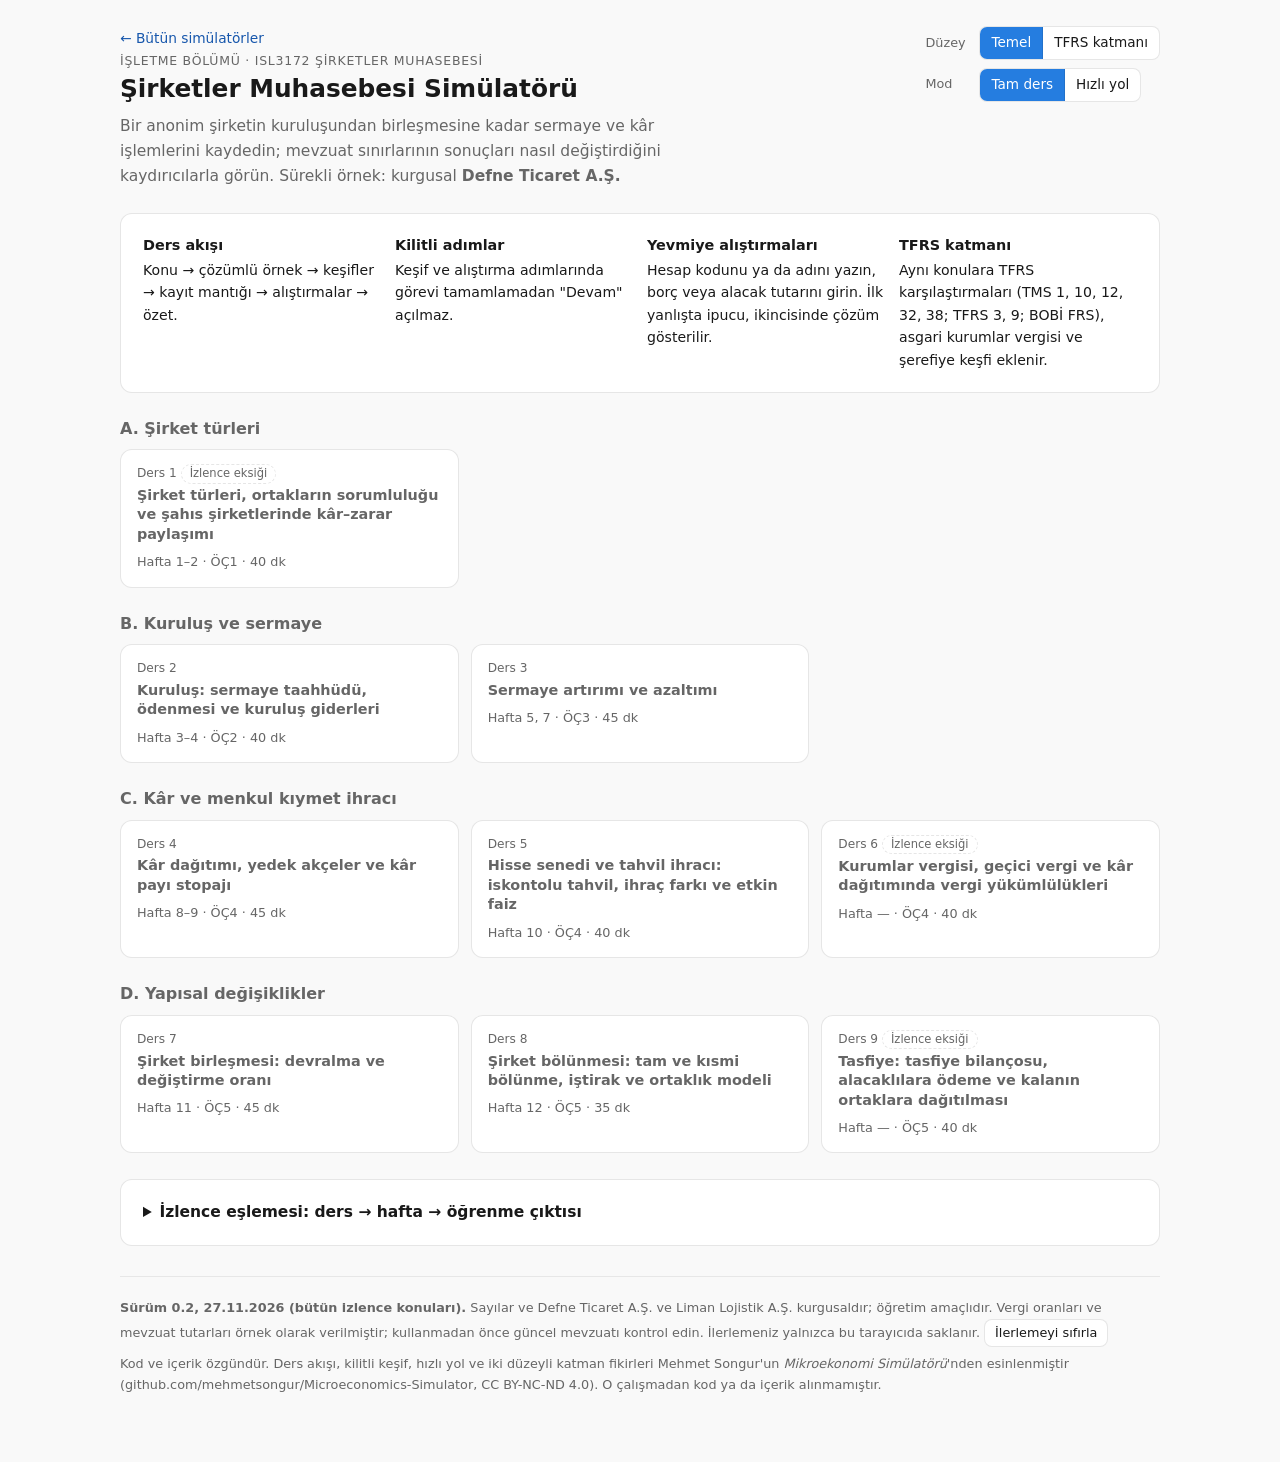
<file: dersler/simulatorler/sirketler-muhasebesi.html>
<!doctype html>
<html lang="tr">
<head>
<meta charset="utf-8">
<meta name="viewport" content="width=device-width, initial-scale=1">
<title>Şirketler Muhasebesi Simülatörü</title>
<meta name="description" content="Şirketler Muhasebesi Simülatörü: tarayıcıda çalışan etkileşimli ders aracı. M. M. Tuncer Çalışkan.">
<style>
:root{color-scheme:light;
  --page:#f9f9f9;--surface:#ffffff;--ink:#191919;--ink2:#666666;--grid:#e7e7e7;--axis:#c2c2c2;--border:rgba(11,11,11,.10);
  --s1:#257de0;--s2:#f47230;--s3:#00b894;--s4:#f2a600;--s5:#ee7fac;
  --good:#0aac23;--crit:#dc3c3d;--goodtext:#006c10;
  --accent:#257de0;--accent-ink:#1757ac;--wash:#eef5fd;--ylwash:#f4f1fd;--ylink:#6a4ce2;}
@media (prefers-color-scheme:dark){:root{color-scheme:dark;
  --page:#0b0b0b;--surface:#191919;--ink:#efefef;--ink2:#9c9c9c;--grid:#303030;--axis:#474747;--border:rgba(255,255,255,.10);
  --s1:#338ced;--s2:#e76624;--s3:#00a888;--s4:#d28e05;--s5:#e24d8b;--goodtext:#53c556;
  --accent:#338ced;--accent-ink:#84b9f3;--wash:#14243a;--ylwash:#211c35;--ylink:#9887ef;}}
*{box-sizing:border-box}
body{margin:0;background:var(--page);color:var(--ink);font:15.5px/1.6 system-ui,-apple-system,"Segoe UI",Roboto,sans-serif}
#app{max-width:1080px;margin:0 auto;padding:18px 20px 60px}
a{color:var(--accent-ink)}
h1{font-size:1.55rem;line-height:1.25;margin:.15em 0}
h2{font-size:1.22rem;line-height:1.3;margin:.15em 0}
h3{font-size:1.02rem;margin:1.3em 0 .35em}
p{margin:.55em 0}
ul,ol{margin:.4em 0;padding-left:1.3em} li{margin:.2em 0}
.card{background:var(--surface);border:1px solid var(--border);border-radius:12px;padding:20px 22px}
.hero{display:flex;gap:18px 28px;justify-content:space-between;align-items:flex-start;flex-wrap:wrap;margin:8px 0 16px}
.kicker{font-size:.78rem;color:var(--ink2);text-transform:uppercase;letter-spacing:.06em}
.lead{color:var(--ink2);max-width:62ch}
.toggles{display:flex;flex-direction:column;gap:8px}
.tg{display:flex;align-items:center;gap:8px;font-size:.8rem;color:var(--ink2)} .tg .lbl{min-width:46px}
.seg{display:inline-flex;flex-wrap:wrap;border:1px solid var(--border);border-radius:8px;overflow:hidden;background:var(--surface)}
.seg button{border:0;border-right:1px solid var(--border);background:transparent;color:var(--ink);padding:5px 11px;font:inherit;font-size:.85rem;cursor:pointer}
.seg button:last-child{border-right:0}
.seg button.on{background:var(--accent);color:#fff}
.seg button:focus-visible,.btn:focus-visible,.stp:focus-visible{outline:2px solid var(--accent);outline-offset:2px}
.howto{display:grid;grid-template-columns:repeat(auto-fit,minmax(220px,1fr));gap:14px;font-size:.88rem}
.howto b{display:block;font-size:.9rem;margin-bottom:2px}
.unit h2{font-size:1rem;margin:26px 0 10px;color:var(--ink2);font-weight:600}
.cards{display:grid;grid-template-columns:repeat(auto-fill,minmax(300px,1fr));gap:12px}
.lc{display:block;text-decoration:none;color:inherit;background:var(--surface);border:1px solid var(--border);border-radius:12px;padding:14px 16px;transition:border-color .15s,transform .15s}
a.lc:hover{border-color:var(--accent);transform:translateY(-1px)}
.lc.off{opacity:.6}
.lc .no{font-size:.76rem;color:var(--ink2)} .lc .tt{font-weight:600;margin:2px 0 8px;line-height:1.35} .lc .mt{font-size:.8rem;color:var(--ink2)}
.chip{display:inline-block;font-size:.72rem;line-height:1.5;padding:0 8px;border-radius:99px;border:1px solid var(--border);color:var(--ink2);margin-right:4px;vertical-align:middle;white-space:nowrap}
.chip.pilot{background:var(--wash);color:var(--accent-ink);border-color:transparent}
.chip.gap{border-style:dashed}
.chip.ok{color:var(--goodtext);border-color:transparent;background:rgba(10,172,35,.11)}
.chip.yl{background:var(--ylwash);color:var(--ylink);border-color:transparent}
.lh{display:flex;flex-wrap:wrap;gap:12px 24px;justify-content:space-between;align-items:flex-end;margin:4px 0 12px}
.back{font-size:.86rem;text-decoration:none}
.lmeta{font-size:.8rem;color:var(--ink2)}
.steps{display:flex;gap:6px;overflow-x:auto;padding:2px 2px 12px}
.stp{display:flex;align-items:center;gap:6px;border:1px solid var(--border);background:var(--surface);color:var(--ink2);border-radius:99px;padding:3px 11px 3px 3px;font:inherit;font-size:.78rem;cursor:pointer;white-space:nowrap}
.stp .sn{width:22px;height:22px;border-radius:50%;display:inline-grid;place-items:center;background:var(--page);font-weight:600;font-size:.76rem}
.stp.cur{border-color:var(--accent);color:var(--ink)} .stp.cur .sn{background:var(--accent);color:#fff}
.stp.done .sn{background:var(--good);color:#fff}
.stp:disabled{opacity:.4;cursor:not-allowed}
.step .sh{display:flex;flex-direction:column;align-items:flex-start;gap:4px;margin-bottom:12px}
.chip.t-kesif{background:var(--wash);color:var(--accent-ink);border-color:transparent}
.chip.t-alistirma{background:rgba(242,166,0,.15);color:inherit;border-color:transparent}
.nav{display:flex;justify-content:space-between;align-items:center;margin-top:16px;gap:10px}
.lockmsg{font-size:.84rem;color:var(--ink2);text-align:center}
.btn{font:inherit;font-size:.92rem;padding:8px 16px;border-radius:8px;border:1px solid var(--border);background:var(--surface);color:var(--ink);cursor:pointer}
.btn.primary{background:var(--accent);border-color:var(--accent);color:#fff}
.btn.sm{padding:3px 10px;font-size:.8rem}
.btn:disabled{opacity:.42;cursor:not-allowed}
.eq{font-family:"Cambria Math",Cambria,Georgia,serif;font-size:1.08rem;text-align:center;margin:12px 0;padding:10px 12px;background:var(--page);border-radius:8px;overflow-x:auto}
.eq i{font-style:italic}
.fr{display:inline-flex;flex-direction:column;vertical-align:middle;text-align:center;margin:0 3px}
.fr>span{line-height:1.3;padding:0 3px} .fr>span:first-child{border-bottom:1px solid currentColor}
.tbl{border-collapse:collapse;font-size:.87rem;margin:10px 0;font-variant-numeric:tabular-nums}
.tbl th,.tbl td{border-bottom:1px solid var(--grid);padding:5px 12px;text-align:right}
.tbl th:first-child,.tbl td:first-child{text-align:left}
.tbl th{color:var(--ink2);font-weight:600}
.tbl.sym td{text-align:left}
.tbl tr.tot td{font-weight:700;border-top:1.5px solid var(--axis)}
.tbl tr.sub td{color:var(--ink2)}
.tbl td.l{text-align:left}
.note{padding:10px 14px;border-radius:8px;margin:14px 0;background:var(--page);font-size:.92rem}
.note.yl{background:var(--ylwash);border-left:3px solid var(--ylink)}
.note.yl::before{content:var(--yl-label,"İleri düzey");display:block;font-size:.7rem;font-weight:700;color:var(--ylink);letter-spacing:.06em;text-transform:uppercase;margin-bottom:2px}
.note.tr::before{content:"Mevzuat notu";display:block;font-size:.7rem;font-weight:700;color:var(--ink2);letter-spacing:.06em;text-transform:uppercase;margin-bottom:2px}
.note.warn{border-left:3px solid var(--s4)}
body:not(.yl) .yl-only{display:none!important}
.k-intro{margin-bottom:14px}
.kgrid{display:grid;grid-template-columns:270px minmax(0,1fr);gap:22px}
.kgrid>*{min-width:0}
@media (max-width:840px){.kgrid{grid-template-columns:minmax(0,1fr)}}
.sl{display:block;margin:0 0 13px}
.sl-top{display:flex;justify-content:space-between;gap:8px;font-size:.84rem;color:var(--ink2)}
.sl output{font-weight:600;color:var(--ink);font-variant-numeric:tabular-nums}
input[type=range]{width:100%;accent-color:var(--accent);margin:2px 0 0}
.segw{margin:0 0 13px} .segw .seg{margin-top:4px}
.task{border:1px dashed var(--accent);border-radius:10px;padding:10px 12px;margin-bottom:16px;background:var(--wash);font-size:.86rem}
.task.all{border-style:solid;border-color:var(--good)}
.task-h{font-weight:700;font-size:.8rem;letter-spacing:.04em;text-transform:uppercase;margin-bottom:4px}
.task-s{font-weight:400;text-transform:none;letter-spacing:0;color:var(--ink2)}
.ti{display:flex;gap:8px;margin:5px 0}
.cb{flex:0 0 16px;height:16px;border:1.5px solid var(--ink2);border-radius:4px;margin-top:3px;position:relative}
.ti.ok .cb{background:var(--good);border-color:var(--good)}
.ti.ok .cb::after{content:"";position:absolute;left:4px;top:0;width:5px;height:9px;border:solid #fff;border-width:0 2px 2px 0;transform:rotate(45deg)}
.ti.ok>span:last-child{color:var(--ink2)}
.ro{display:grid;grid-template-columns:repeat(auto-fill,minmax(150px,1fr));gap:8px;margin-top:10px}
.ro-i{border:1px solid var(--border);border-radius:8px;padding:6px 10px;background:var(--surface)}
.ro-i.wide{grid-column:1/-1}
.ro-l{font-size:.74rem;color:var(--ink2);line-height:1.35}
.ro-v{font-weight:600;font-variant-numeric:tabular-nums}
.flag{display:inline-flex;gap:5px;align-items:center;font-weight:600;font-size:.82rem;padding:1px 9px;border-radius:99px}
.flag.good{color:var(--goodtext);background:rgba(10,172,35,.12)}
.flag.bad{color:var(--crit);background:rgba(220,60,61,.11)}
.legend{display:flex;gap:6px 16px;flex-wrap:wrap;font-size:.8rem;color:var(--ink2);margin-bottom:2px}
.lg{display:inline-flex;align-items:center;gap:6px}
.sw{display:inline-block;width:18px;height:0;border-top:2.5px solid var(--ink2)}
.sw.l1{border-color:var(--s1)} .sw.l2{border-color:var(--s2)} .sw.l3{border-color:var(--s3)}
.sw.ref{border-top:1.5px dashed var(--ink2)}
.sw.box{width:12px;height:12px;border:0;border-radius:3px}
.sw.box.f1{background:var(--s1)} .sw.box.f2{background:var(--s2)} .sw.box.f3{background:var(--s3)} .sw.box.f4{background:var(--s4)} .sw.box.f5{background:var(--s5)}
.sw.box.fg{background:var(--axis)}
.chart{position:relative}
.chart svg{width:100%;height:auto;display:block;overflow:visible;touch-action:pan-y}
svg text{font-family:system-ui,-apple-system,"Segoe UI",sans-serif}
.grid{stroke:var(--grid);stroke-width:1}
.axis{stroke:var(--axis);stroke-width:1}
.tick{fill:var(--ink2);font-size:11.5px;font-variant-numeric:tabular-nums}
.atitle{fill:var(--ink2);font-size:12px}
.l1,.l2,.l3{fill:none;stroke-width:2;stroke-linejoin:round;stroke-linecap:round}
.l1{stroke:var(--s1)} .l2{stroke:var(--s2)} .l3{stroke:var(--s3)}
.ref{stroke:var(--ink2);stroke-width:1.25;stroke-dasharray:4 4;fill:none}
.cur{fill:var(--ink);stroke:var(--surface);stroke-width:2}
.d1{fill:var(--s1);stroke:var(--surface);stroke-width:2}
.d2{fill:var(--s2);stroke:var(--surface);stroke-width:2}
.d3{fill:var(--s3);stroke:var(--surface);stroke-width:2}
.f1{fill:var(--s1)} .f2{fill:var(--s2)} .f3{fill:var(--s3)} .f4{fill:var(--s4)} .f5{fill:var(--s5)} .fg{fill:var(--axis)}
.seg-r{stroke:var(--surface);stroke-width:2}
.area1{fill:var(--s1);opacity:.14} .area-g{fill:var(--good);opacity:.14} .area-c{fill:var(--crit);opacity:.12}
.bar1{fill:var(--s1)} .bar1.dim{opacity:.38}
.ref2{stroke:var(--axis);stroke-width:1.25;stroke-dasharray:2 3;fill:none}
.sw.box.bar1{background:var(--s1)} .sw.box.area1{background:var(--s1);opacity:.3}
.sw.box.area-g{background:var(--good);opacity:.35} .sw.box.area-c{background:var(--crit);opacity:.3}
.sw.dot{width:10px;height:10px;border:0;border-radius:50%;background:var(--ink)} .sw.dot.d2{background:var(--s2)} .sw.dot.d3{background:var(--s3)}
.dim{opacity:.38}
.lab,.lab2{font-size:12px;paint-order:stroke;stroke:var(--surface);stroke-width:4px;stroke-linejoin:round}
.lab{fill:var(--ink)} .lab2{fill:var(--ink2)}
.labin{font-size:11.5px;fill:#fff;font-variant-numeric:tabular-nums}
.labin.dk{fill:#0b0b0b}
.hov line{stroke:var(--ink2);stroke-width:1}
.tip{position:absolute;pointer-events:none;background:var(--surface);border:1px solid var(--border);box-shadow:0 4px 14px rgba(0,0,0,.14);border-radius:8px;padding:6px 10px;font-size:.78rem;line-height:1.45;white-space:nowrap;z-index:5;font-variant-numeric:tabular-nums}
details.dt summary{cursor:pointer;font-size:.82rem;color:var(--ink2);margin-top:10px}
.dtw{max-height:260px;overflow:auto}
.q{border:1px solid var(--border);border-radius:10px;padding:14px 16px;margin:12px 0}
.qh{display:flex;gap:4px;align-items:center;margin-bottom:6px}
.qn{margin-left:auto;font-size:.76rem;color:var(--ink2)}
.qa{display:flex;gap:8px;align-items:center;flex-wrap:wrap;margin-top:10px}
input.num,input.acc,select.sel{font:inherit;padding:6px 10px;border:1px solid var(--axis);border-radius:8px;background:var(--surface);color:var(--ink)}
input.num{width:190px}
.unit{color:var(--ink2);font-size:.9rem}
.opts label{display:flex;gap:8px;align-items:flex-start;padding:3px 0;cursor:pointer}
.opts input{margin-top:5px}
.fb{margin-top:10px;padding:8px 12px;border-radius:8px;font-size:.9rem}
.fb:empty{display:none}
.fb.ok{background:rgba(10,172,35,.11)}
.fb.try{background:rgba(242,166,0,.15)}
.fb.rev{background:var(--wash)}
.qsum{font-size:.86rem;color:var(--ink2);margin-bottom:4px}
.about{font-size:.8rem;color:var(--ink2);margin-top:30px;border-top:1px solid var(--grid);padding-top:14px}
.map summary{cursor:pointer;font-weight:600}
.map{margin-top:26px}
.done-box{text-align:center;padding:30px}
.summary li{margin:.35em 0}
/* ---- Muhasebeye özgü bileşenler ---- */
.jt{border-collapse:collapse;font-size:.88rem;margin:8px 0 12px;font-variant-numeric:tabular-nums;min-width:min(100%,520px)}
.jt td,.jt th{padding:4px 10px;border-bottom:1px solid var(--grid)}
.jt th{color:var(--ink2);font-weight:600;font-size:.78rem;text-align:right}
.jt th:first-child{text-align:left}
.jt td.n{text-align:right;width:110px}
.jt td.cr{padding-left:38px}
.jt tr.mh td{border-bottom:1.5px solid var(--axis);font-size:.78rem;color:var(--ink2);text-align:center}
.jt tr.ex td{font-size:.8rem;color:var(--ink2);font-style:italic;border-bottom:1.5px solid var(--axis)}
.jt tr.tot td{font-weight:700}
.ta-wrap{display:flex;flex-wrap:wrap;gap:12px;margin:10px 0}
.ta{min-width:200px;flex:1 1 200px;max-width:300px;font-size:.84rem;font-variant-numeric:tabular-nums}
.ta-h{text-align:center;font-weight:600;border-bottom:2px solid var(--ink);padding:2px 4px}
.ta-b{display:grid;grid-template-columns:1fr 1fr;min-height:50px}
.ta-b>div{padding:3px 6px}
.ta-b>div:first-child{border-right:2px solid var(--ink)}
.ta-b>div:last-child{text-align:right}
.ta-l{display:flex;justify-content:space-between;gap:6px} .ta-b>div:last-child .ta-l{flex-direction:row-reverse}
.ta-l span:first-child{color:var(--ink2);font-size:.74rem}
.ta-f{display:grid;grid-template-columns:1fr 1fr;border-top:1px solid var(--axis);font-size:.78rem}
.ta-f>div{padding:2px 6px} .ta-f>div:last-child{text-align:right}
.ta-bal{text-align:center;font-size:.78rem;color:var(--ink2)}
.ta.new .ta-h{color:var(--accent-ink)}
.je{border-collapse:collapse;margin-top:8px;font-size:.88rem}
.je td,.je th{padding:3px 4px}
.je th{color:var(--ink2);font-weight:600;font-size:.76rem;text-align:left}
.je input.acc{width:250px}
.je input.num{width:130px;text-align:right}
.je .tot td{font-size:.82rem;color:var(--ink2);font-variant-numeric:tabular-nums}
.xbtn{border:0;background:transparent;color:var(--ink2);cursor:pointer;font-size:1rem}
.tx-list{display:flex;flex-direction:column;gap:6px}
.tx{display:flex;gap:8px;align-items:flex-start;text-align:left;font:inherit;font-size:.84rem;border:1px solid var(--border);background:var(--surface);color:var(--ink);border-radius:8px;padding:6px 10px;cursor:pointer}
.tx:hover:not(:disabled){border-color:var(--accent)}
.tx:disabled{opacity:.5;cursor:default}
.tx .txn{font-weight:700;color:var(--ink2);min-width:18px}
.tx select{max-width:100%;min-width:0}
.tx.on{border-color:var(--good);background:rgba(10,172,35,.07)}
.cls-row{display:flex;flex-wrap:wrap;justify-content:space-between;align-items:center;gap:6px 10px;padding:6px 0;border-bottom:1px solid var(--grid);font-size:.88rem}
/* Metin en az 180 px yer alır; sığmazsa açılır liste alt satıra iner (dar panelde kelime kelime kırılmayı önler) */
.cls-row>span{flex:1 1 180px;min-width:0}
.cls-row select{flex:0 1 auto;max-width:100%;min-width:0}
.cls-row.ok select{border-color:var(--good)} .cls-row.bad select{border-color:var(--crit)}
.fs{display:grid;grid-template-columns:1fr 1fr;gap:16px}
@media (max-width:700px){.fs{grid-template-columns:1fr}}
.fs .tbl{width:100%}
.mono{font-variant-numeric:tabular-nums}
/* Motorun tablolara eklediği kapsayıcı: dar ekranda tablo sayfayı değil kendini kaydırır */
.tw{max-width:100%;overflow-x:auto;-webkit-overflow-scrolling:touch}
.fs>.tw>.tbl{width:100%}
/* ---- Telefon (≤600 px): metin sütunları kelime kelime kırılmasın, geniş tablolar kendi içinde kaysın ---- */
@media (max-width:600px){
  #app{padding:12px 10px 50px}
  .card{padding:14px 12px}
  .q{padding:12px 10px}
  .tbl th,.tbl td{padding:4px 7px}
  .tbl:not(.sym) td:not(:first-child){white-space:nowrap}
  /* Tablo, sütun sayısına göre bir alt genişlik alır; ekrana sığmazsa .tw içinde yana kayar */
  .tbl.sym:has(tr>:nth-child(2)){min-width:21em}
  .tbl.sym:has(tr>:nth-child(3)){min-width:31em}
  .tbl.sym:has(tr>:nth-child(4)){min-width:40em}
  .tbl:not(.sym):has(tr>:nth-child(4)){min-width:30em}
  .tbl:not(.sym):has(tr>:nth-child(5)){min-width:36em}
  .jt{min-width:21em}
  .jt td,.jt th{padding:4px 6px}
  .jt td.n{width:auto;white-space:nowrap}
  .jt td.cr{padding-left:18px}
  .je{width:100%;font-size:.84rem}
  .je td,.je th{padding:3px 2px}
  .je input.acc{width:100%;min-width:7.5em;padding:6px}
  .je input.num{width:4.6em;padding:6px 4px}
}

</style>
</head>
<body>
<div id="app"></div>
<script>
"use strict";
/* ============================================================
   Muhasebe simülatörleri — ortak motor, sürüm 0.1 (pilot), 27.11.2026
   Özgün kod. Mimari 12_Finans_Simulatoru ile aynıdır; ders akışı
   fikri M. Songur'un Mikroekonomi Simülatörü'nden esinlenmiştir,
   o çalışmadan kod alınmamıştır.
   ============================================================ */

/* ---------- Yardımcılar ---------- */
const $=(s,r=document)=>r.querySelector(s);
function el(tag,cls,html){const e=document.createElement(tag);if(cls)e.className=cls;if(html!=null)e.innerHTML=html;return e;}
function nf(x,d=0){return Number(x).toLocaleString('tr-TR',{minimumFractionDigits:d,maximumFractionDigits:d});}
function tl(x,d=0){return (x<-1e-9?'−':'')+nf(Math.abs(x),d)+' TL';}
function pc(x,d=1){return (x<-1e-12?'−%':'%')+nf(Math.abs(x)*100,d);}
function pp(x,d=1){return (x<-1e-12?'−':'')+nf(Math.abs(x)*100,d)+' puan';}
function kTL(v){const a=Math.abs(v),s=v<0?'−':'';if(a>=1e6)return s+nf(a/1e6,(a%1e6)?1:0)+' mn';if(a>=1e3)return s+nf(a/1e3,0)+' bin';return s+nf(a,0);}
function fr(n,d){return `<span class="fr"><span>${n}</span><span>${d}</span></span>`;}
function clamp(v,a,b){return Math.max(a,Math.min(b,v));}
function r2(x){return Math.round(x*100)/100;}
const pctFmt=v=>'%'+nf(v,Number.isInteger(v)?0:1);

/* ---------- Tekdüzen Hesap Planı (ders kapsamındaki hesaplar) ----------
   Bakiye yönü: B = borç bakiyesi verir, A = alacak bakiyesi verir, X = her ikisi */
const TDHP_SRC=`100|Kasa|B;101|Alınan Çekler|B;102|Bankalar|B;103|Verilen Çekler ve Ödeme Emirleri (−)|A;108|Diğer Hazır Değerler|B;
110|Hisse Senetleri|B;111|Özel Kesim Tahvil, Senet ve Bonoları|B;112|Kamu Kesimi Tahvil, Senet ve Bonoları|B;118|Diğer Menkul Kıymetler|B;119|Menkul Kıymetler Değer Düşüklüğü Karşılığı (−)|A;
120|Alıcılar|B;121|Alacak Senetleri|B;122|Alacak Senetleri Reeskontu (−)|A;126|Verilen Depozito ve Teminatlar|B;127|Diğer Ticari Alacaklar|B;128|Şüpheli Ticari Alacaklar|B;129|Şüpheli Ticari Alacaklar Karşılığı (−)|A;
131|Ortaklardan Alacaklar|B;135|Personelden Alacaklar|B;136|Diğer Çeşitli Alacaklar|B;
150|İlk Madde ve Malzeme|B;151|Yarı Mamuller|B;152|Mamuller|B;153|Ticari Mallar|B;157|Diğer Stoklar|B;158|Stok Değer Düşüklüğü Karşılığı (−)|A;159|Verilen Sipariş Avansları|B;
180|Gelecek Aylara Ait Giderler|B;181|Gelir Tahakkukları|B;190|Devreden KDV|B;191|İndirilecek KDV|B;193|Peşin Ödenen Vergiler ve Fonlar|B;195|İş Avansları|B;196|Personel Avansları|B;
220|Alıcılar (uzun vadeli)|B;226|Verilen Depozito ve Teminatlar (uzun vadeli)|B;240|Bağlı Menkul Kıymetler|B;242|İştirakler|B;245|Bağlı Ortaklıklar|B;
250|Arazi ve Arsalar|B;251|Yeraltı ve Yerüstü Düzenleri|B;252|Binalar|B;253|Tesis, Makine ve Cihazlar|B;254|Taşıtlar|B;255|Demirbaşlar|B;256|Diğer Maddi Duran Varlıklar|B;257|Birikmiş Amortismanlar (−)|A;258|Yapılmakta Olan Yatırımlar|B;259|Verilen Avanslar|B;
260|Haklar|B;261|Şerefiye|B;262|Kuruluş ve Örgütlenme Giderleri|B;263|Araştırma ve Geliştirme Giderleri|B;264|Özel Maliyetler|B;267|Diğer Maddi Olmayan Duran Varlıklar|B;268|Birikmiş Amortismanlar (−) (maddi olmayan)|A;280|Gelecek Yıllara Ait Giderler|B;
300|Banka Kredileri|A;303|Uzun Vadeli Kredilerin Anapara Taksitleri ve Faizleri|A;304|Tahvil Anapara Borç, Taksit ve Faizleri|A;305|Çıkarılmış Bonolar ve Senetler|A;308|Menkul Kıymetler İhraç Farkı (−)|B;309|Diğer Mali Borçlar|A;
320|Satıcılar|A;321|Borç Senetleri|A;322|Borç Senetleri Reeskontu (−)|B;326|Alınan Depozito ve Teminatlar|A;329|Diğer Ticari Borçlar|A;
331|Ortaklara Borçlar|A;335|Personele Borçlar|A;336|Diğer Çeşitli Borçlar|A;340|Alınan Sipariş Avansları|A;
360|Ödenecek Vergi ve Fonlar|A;361|Ödenecek Sosyal Güvenlik Kesintileri|A;370|Dönem Kârı Vergi ve Diğer Yasal Yükümlülük Karşılıkları|A;371|Dönem Kârının Peşin Ödenen Vergi ve Diğer Yükümlülükleri (−)|B;
380|Gelecek Aylara Ait Gelirler|A;381|Gider Tahakkukları|A;391|Hesaplanan KDV|A;
400|Banka Kredileri (uzun vadeli)|A;405|Çıkarılmış Tahviller|A;408|Menkul Kıymetler İhraç Farkı (−) (uzun vadeli)|B;420|Satıcılar (uzun vadeli)|A;421|Borç Senetleri (uzun vadeli)|A;480|Gelecek Yıllara Ait Gelirler|A;481|Gider Tahakkukları (uzun vadeli)|A;
500|Sermaye|A;501|Ödenmemiş Sermaye (−)|B;502|Sermaye Düzeltmesi Olumlu Farkları|A;520|Hisse Senedi İhraç Primleri|A;521|Hisse Senedi İptal Kârları|A;522|MDV Yeniden Değerleme Artışları|A;529|Diğer Sermaye Yedekleri|A;
540|Yasal Yedekler|A;541|Statü Yedekleri|A;542|Olağanüstü Yedekler|A;548|Diğer Kâr Yedekleri|A;570|Geçmiş Yıllar Kârları|A;580|Geçmiş Yıllar Zararları (−)|B;590|Dönem Net Kârı|A;591|Dönem Net Zararı (−)|B;
600|Yurt İçi Satışlar|A;601|Yurt Dışı Satışlar|A;602|Diğer Gelirler|A;610|Satıştan İadeler (−)|B;611|Satış İskontoları (−)|B;612|Diğer İndirimler (−)|B;
620|Satılan Mamuller Maliyeti (−)|B;621|Satılan Ticari Mallar Maliyeti (−)|B;622|Satılan Hizmet Maliyeti (−)|B;
630|Araştırma ve Geliştirme Giderleri (−)|B;631|Pazarlama, Satış ve Dağıtım Giderleri (−)|B;632|Genel Yönetim Giderleri (−)|B;
640|İştiraklerden Temettü Gelirleri|A;642|Faiz Gelirleri|A;644|Konusu Kalmayan Karşılıklar|A;645|Menkul Kıymet Satış Kârları|A;646|Kambiyo Kârları|A;647|Reeskont Faiz Gelirleri|A;649|Diğer Olağan Gelir ve Kârlar|A;
653|Komisyon Giderleri (−)|B;654|Karşılık Giderleri (−)|B;655|Menkul Kıymet Satış Zararları (−)|B;656|Kambiyo Zararları (−)|B;657|Reeskont Faiz Giderleri (−)|B;659|Diğer Olağan Gider ve Zararlar (−)|B;
660|Kısa Vadeli Borçlanma Giderleri (−)|B;661|Uzun Vadeli Borçlanma Giderleri (−)|B;671|Önceki Dönem Gelir ve Kârları|A;679|Diğer Olağan Dışı Gelir ve Kârlar|A;680|Çalışmayan Kısım Gider ve Zararları (−)|B;681|Önceki Dönem Gider ve Zararları (−)|B;689|Diğer Olağan Dışı Gider ve Zararlar (−)|B;
690|Dönem Kârı veya Zararı|X;691|Dönem Kârı Vergi ve Diğer Yasal Yükümlülük Karşılıkları (−)|B;692|Dönem Net Kârı veya Zararı|X;
710|Direkt İlk Madde ve Malzeme Giderleri|B;711|Direkt İlk Madde ve Malzeme Giderleri Yansıtma|A;720|Direkt İşçilik Giderleri|B;721|Direkt İşçilik Giderleri Yansıtma|A;730|Genel Üretim Giderleri|B;731|Genel Üretim Giderleri Yansıtma|A;
740|Hizmet Üretim Maliyeti|B;741|Hizmet Üretim Maliyeti Yansıtma|A;750|Araştırma ve Geliştirme Giderleri|B;751|Araştırma ve Geliştirme Giderleri Yansıtma|A;
760|Pazarlama, Satış ve Dağıtım Giderleri|B;761|Pazarlama, Satış ve Dağıtım Giderleri Yansıtma|A;770|Genel Yönetim Giderleri|B;771|Genel Yönetim Giderleri Yansıtma|A;780|Finansman Giderleri|B;781|Finansman Giderleri Yansıtma|A;
790|İlk Madde ve Malzeme Giderleri|B;791|İşçi Ücret ve Giderleri|B;792|Memur Ücret ve Giderleri|B;793|Dışarıdan Sağlanan Fayda ve Hizmetler|B;794|Çeşitli Giderler|B;795|Vergi, Resim ve Harçlar|B;796|Amortismanlar ve Tükenme Payları|B;797|Finansman Giderleri (7/B)|B;798|Gider Çeşitleri Yansıtma Hesabı|A;799|Üretim Maliyet Hesabı|B`;
const TDHP={};
TDHP_SRC.split(';').forEach(s=>{const [c,n,b]=s.trim().split('|');if(c)TDHP[c]={c,n,b};});
const GRP={'10':'Hazır Değerler','11':'Menkul Kıymetler','12':'Ticari Alacaklar','13':'Diğer Alacaklar','15':'Stoklar','18':'Gelecek Aylara Ait Giderler ve Gelir Tahakkukları','19':'Diğer Dönen Varlıklar',
 '22':'Ticari Alacaklar','24':'Mali Duran Varlıklar','25':'Maddi Duran Varlıklar','26':'Maddi Olmayan Duran Varlıklar','28':'Gelecek Yıllara Ait Giderler ve Gelir Tahakkukları',
 '30':'Mali Borçlar','32':'Ticari Borçlar','33':'Diğer Borçlar','34':'Alınan Avanslar','36':'Ödenecek Vergi ve Diğer Yükümlülükler','37':'Borç ve Gider Karşılıkları','38':'Gelecek Aylara Ait Gelirler ve Gider Tahakkukları','39':'Diğer Kısa Vadeli Yabancı Kaynaklar',
 '40':'Mali Borçlar','42':'Ticari Borçlar','48':'Gelecek Yıllara Ait Gelirler ve Gider Tahakkukları',
 '50':'Ödenmiş Sermaye','52':'Sermaye Yedekleri','54':'Kâr Yedekleri','57':'Geçmiş Yıllar Kârları','58':'Geçmiş Yıllar Zararları (−)','59':'Dönem Net Kârı (Zararı)'};
const CLS={'1':'Dönen Varlıklar','2':'Duran Varlıklar','3':'Kısa Vadeli Yabancı Kaynaklar','4':'Uzun Vadeli Yabancı Kaynaklar','5':'Özkaynaklar','6':'Gelir Tablosu Hesapları','7':'Maliyet Hesapları'};
function an(c){const a=TDHP[c];return a?`${c} ${a.n}`:`${c} (?)`;}
function findCode(str){
  const s=String(str||'').trim();if(!s)return null;
  const m=s.match(/^(\d{3})/);if(m)return TDHP[m[1]]?m[1]:null;
  const low=s.toLocaleLowerCase('tr-TR');
  const hit=Object.values(TDHP).find(a=>a.n.toLocaleLowerCase('tr-TR')===low);return hit?hit.c:null;
}

/* ---------- Yevmiye maddeleri ----------
   Madde: {d:'açıklama', l:[[kod,borç,alacak],...]}  — B(kod,t) / A(kod,t) yardımcıları */
const B=(c,t,l)=>l?[String(c),t,0,l]:[String(c),t,0], A=(c,t,l)=>l?[String(c),0,t,l]:[String(c),0,t]; /* l: isteğe bağlı alt hesap etiketi */
const anl=x=>an(x[0])+(x[3]?` · ${x[3]}`:'');
const J=(d,l)=>({d,l});
function entryTotals(l){let b=0,a=0;l.forEach(x=>{b+=x[1];a+=x[2];});return {b,a};}
let JT_N=0;const JT_ERR=[];
function jt(entries,o={}){
  let no=o.start||1,s=`<table class="jt"><thead><tr><th>Hesap</th><th>Borç</th><th>Alacak</th></tr></thead><tbody>`;
  entries.forEach(e=>{
    const tt=entryTotals(e.l);JT_N++;if(Math.abs(tt.b-tt.a)>0.01||e.l.some(x=>!TDHP[x[0]]))JT_ERR.push(`${e.d}: ${nf(tt.b,2)} / ${nf(tt.a,2)}`);
    if(o.num!==false)s+=`<tr class="mh"><td colspan="3">${no++}${e.date?' · '+e.date:''}</td></tr>`;
    const dr=e.l.filter(x=>x[1]>0),cr=e.l.filter(x=>x[2]>0);
    dr.forEach(x=>{s+=`<tr><td>${anl(x)}</td><td class="n">${nf(x[1],x[1]%1?2:0)}</td><td class="n"></td></tr>`;});
    cr.forEach(x=>{s+=`<tr><td class="cr">${anl(x)}</td><td class="n"></td><td class="n">${nf(x[2],x[2]%1?2:0)}</td></tr>`;});
    if(e.d)s+=`<tr class="ex"><td colspan="3">${e.d}</td></tr>`;
  });
  return s+'</tbody></table>';
}
function balances(entries){const m={};entries.forEach(e=>e.l.forEach(([c,b,a])=>{if(!m[c])m[c]={b:0,a:0};m[c].b+=b;m[c].a+=a;}));return m;}
function net(m,c){const x=m[c];return x?x.b-x.a:0;}
function mizan(entries,o={}){
  const m=balances(entries),codes=Object.keys(m).sort();
  let tb=0,ta=0,bb=0,ba=0;
  const rows=codes.map(c=>{const x=m[c],d=x.b-x.a;tb+=x.b;ta+=x.a;if(d>0)bb+=d;else ba+=-d;
    return `<tr${o.hl&&o.hl.includes(c)?' style="background:var(--wash)"':''}><td>${an(c)}</td><td>${nf(x.b)}</td><td>${nf(x.a)}</td><td>${d>0.005?nf(d):''}</td><td>${d<-0.005?nf(-d):''}</td></tr>`;}).join('');
  const ok=Math.abs(tb-ta)<0.01&&Math.abs(bb-ba)<0.01;
  return {ok,tb,ta,bb,ba,html:`<table class="tbl"><thead><tr><th>Hesap</th><th>Borç toplamı</th><th>Alacak toplamı</th><th>Borç bakiyesi</th><th>Alacak bakiyesi</th></tr></thead><tbody>${rows||'<tr><td colspan="5" class="l lmeta">Henüz kayıt yok.</td></tr>'}
   <tr class="tot"><td>Toplam</td><td>${nf(tb)}</td><td>${nf(ta)}</td><td>${nf(bb)}</td><td>${nf(ba)}</td></tr></tbody></table>`};
}
function taccounts(host,entries,codes,o={}){
  const items={};codes.forEach(c=>items[c]={d:[],k:[]});
  entries.forEach((e,i)=>e.l.forEach(([c,b,a])=>{if(!items[c])return;if(b)items[c].d.push([i+1,b]);if(a)items[c].k.push([i+1,a]);}));
  host.innerHTML=`<div class="ta-wrap">${codes.map(c=>{const x=items[c],sb=x.d.reduce((s,v)=>s+v[1],0),sa=x.k.reduce((s,v)=>s+v[1],0),d=sb-sa;
    const ln=arr=>arr.map(v=>`<div class="ta-l"><span>(${v[0]})</span><span>${nf(v[1])}</span></div>`).join('');
    return `<div class="ta${o.hl&&o.hl.includes(c)?' new':''}"><div class="ta-h">${an(c)}</div><div class="ta-b"><div>${ln(x.d)}</div><div>${ln(x.k)}</div></div>
     <div class="ta-f"><div>${nf(sb)}</div><div>${nf(sa)}</div></div><div class="ta-bal">${Math.abs(d)<0.005?'Bakiye yok':(d>0?'Borç bakiyesi ':'Alacak bakiyesi ')+nf(Math.abs(d))}</div></div>`;}).join('')}</div>`;
}

/* ---------- Durum (tarayıcıda saklanır) ---------- */
let S={lvl:'lisans',mode:'tam',done:{},unl:{},pos:{},qs:{}};
let NOSAVE=false;
function loadState(){try{const o=JSON.parse(localStorage.getItem(CONFIG.key)||'{}');if(o&&typeof o==='object')S=Object.assign(S,o);}catch(e){}}
function save(){if(NOSAVE)return;try{localStorage.setItem(CONFIG.key,JSON.stringify(S));}catch(e){}}

/* ---------- Grafik çekirdeği (elle SVG) ---------- */
function niceStep(span,n){const s0=span/n,mag=Math.pow(10,Math.floor(Math.log10(s0))),e=s0/mag;return mag*(e>=7.5?10:e>=3.5?5:e>=1.5?2:1);}
function niceTicks(a,b,n=5){if(!(b>a))return [a];const st=niceStep(b-a,n),out=[];for(let v=Math.ceil(a/st-1e-9)*st;v<=b+st*1e-6;v+=st)out.push(Math.round(v/st)*st||0);return out;}
function niceMax(v,n=5){if(!(v>0))return 1;const st=niceStep(v,n);return Math.ceil(v*1.0001/st)*st;}
function niceRange(lo,hi,n=5){if(hi-lo<1e-9){hi=lo+1;}const st=niceStep(hi-lo,n);return [Math.floor(lo/st)*st,Math.ceil(hi/st)*st];}
let CPID=0;
function frame(host,o){
  const W=o.w||640,H=o.h||330,m={l:o.ml||66,r:o.mr||22,t:14,b:o.mb||46};
  if(!host._svg){
    host.classList.add('chart');
    host.innerHTML=`<svg viewBox="0 0 ${W} ${H}" role="img"></svg><div class="tip" hidden></div>`;
    host._svg=host.querySelector('svg');host._tip=host.querySelector('.tip');
    const svg=host._svg;
    const hide=()=>{host._tip.hidden=true;const g=svg.querySelector('.hov');if(g)g.innerHTML='';};
    svg.addEventListener('pointermove',e=>{
      const f=host._f;if(!f||!f.hoverFn)return;
      const ctm=svg.getScreenCTM();if(!ctm)return;
      const pt=svg.createSVGPoint();pt.x=e.clientX;pt.y=e.clientY;const p=pt.matrixTransform(ctm.inverse());
      if(p.x<f.m.l-4||p.x>f.W-f.m.r+4||p.y<f.m.t-4||p.y>f.H-f.m.b+4){hide();return;}
      const r=f.hoverFn(f.ix(clamp(p.x,f.m.l,f.W-f.m.r)),f.iy(p.y));if(!r){hide();return;}
      const g=svg.querySelector('.hov');let s='';
      if(r.x!=null&&r.x>=f.o.x[0]&&r.x<=f.o.x[1])s+=`<line x1="${f.X(r.x)}" x2="${f.X(r.x)}" y1="${f.m.t}" y2="${f.H-f.m.b}"/>`;
      (r.pts||[]).forEach(q=>{if(isFinite(q[1])&&q[1]>=f.o.y[0]&&q[1]<=f.o.y[1])s+=`<circle cx="${f.X(q[0])}" cy="${f.Y(q[1])}" r="5" class="${q[2]||'cur'}"/>`;});
      g.innerHTML=s;
      const tip=host._tip;tip.innerHTML=r.html;tip.hidden=false;
      const rect=host.getBoundingClientRect();let lx=e.clientX-rect.left+14;const tw=tip.offsetWidth;if(lx+tw>rect.width)lx=e.clientX-rect.left-tw-14;
      tip.style.left=Math.max(0,lx)+'px';tip.style.top=Math.max(0,e.clientY-rect.top-12)+'px';
    });
    svg.addEventListener('pointerleave',hide);
  }
  const svg=host._svg;svg.setAttribute('viewBox',`0 0 ${W} ${H}`);svg.setAttribute('aria-label',o.aria||'Grafik');
  const pw=W-m.l-m.r,ph=H-m.t-m.b;
  const X=v=>m.l+(v-o.x[0])/(o.x[1]-o.x[0])*pw;
  const Y=v=>m.t+ph-(v-o.y[0])/(o.y[1]-o.y[0])*ph;
  const ix=px=>o.x[0]+(px-m.l)/pw*(o.x[1]-o.x[0]);
  const iy=py=>o.y[0]+(m.t+ph-py)/ph*(o.y[1]-o.y[0]);
  const id='cp'+(++CPID);
  let s=`<defs><clipPath id="${id}"><rect x="${m.l}" y="${m.t-3}" width="${pw}" height="${ph+6}"/></clipPath></defs>`;
  const yt=o.yticks||niceTicks(o.y[0],o.y[1],5);
  yt.forEach(v=>{if(v<o.y[0]-1e-9||v>o.y[1]+1e-9)return;s+=`<line class="grid" x1="${m.l}" x2="${W-m.r}" y1="${Y(v)}" y2="${Y(v)}"/><text class="tick" x="${m.l-8}" y="${Y(v)+4}" text-anchor="end">${o.yfmt?o.yfmt(v):nf(v)}</text>`;});
  if(o.xcats){o.xcats.forEach((c,i)=>{const parts=String(c).split('|');s+=`<text class="tick" x="${X(i+.5)}" y="${H-m.b+17}" text-anchor="middle">${parts.map((p,k)=>`<tspan x="${X(i+.5)}" dy="${k?13:0}">${p}</tspan>`).join('')}</text>`;});}
  else{(o.xticks||niceTicks(o.x[0],o.x[1],6)).forEach(v=>{if(v<o.x[0]-1e-9||v>o.x[1]+1e-9)return;s+=`<text class="tick" x="${X(v)}" y="${H-m.b+18}" text-anchor="middle">${o.xfmt?o.xfmt(v):nf(v)}</text>`;});}
  const y0=(o.y[0]<=0&&o.y[1]>=0)?0:o.y[0];
  s+=`<line class="axis" x1="${m.l}" x2="${W-m.r}" y1="${Y(y0)}" y2="${Y(y0)}"/>`;
  if(o.xlab)s+=`<text class="atitle" x="${m.l+pw/2}" y="${H-6}" text-anchor="middle">${o.xlab}</text>`;
  if(o.ylab)s+=`<text class="atitle" transform="translate(13 ${m.t+ph/2}) rotate(-90)" text-anchor="middle">${o.ylab}</text>`;
  s+=`<g class="data" clip-path="url(#${id})"></g><g class="ann"></g><g class="hov"></g>`;
  svg.innerHTML=s;
  const gd=svg.querySelector('.data'),ga=svg.querySelector('.ann');
  const cy=v=>clamp(Y(v),-2000,H+2000);
  const f={W,H,m,o,X,Y,ix,iy,hoverFn:null,
    add(str){gd.insertAdjacentHTML('beforeend',str);},
    ann(str){ga.insertAdjacentHTML('beforeend',str);},
    d(pts){let d='',pen=false;pts.forEach(p=>{if(!isFinite(p[1])){pen=false;return;}d+=(pen?'L':'M')+X(p[0]).toFixed(1)+','+cy(p[1]).toFixed(1);pen=true;});return d;},
    line(pts,cls){const d=f.d(pts);if(d)f.add(`<path class="${cls}" d="${d}"/>`);},
    hline(v,cls='ref',lab,anchor='end'){if(v<o.y[0]||v>o.y[1])return;f.add(`<line class="${cls}" x1="${m.l}" x2="${W-m.r}" y1="${Y(v)}" y2="${Y(v)}"/>`);if(lab)f.text(anchor==='end'?o.x[1]:o.x[0],v,lab,'lab2',anchor,anchor==='end'?-4:4,-6);},
    vline(v,cls='ref',lab,dy=0){if(v<o.x[0]||v>o.x[1])return;f.add(`<line class="${cls}" x1="${X(v)}" x2="${X(v)}" y1="${m.t}" y2="${H-m.b}"/>`);if(lab){const right=X(v)>m.l+pw*0.72;f.ann(`<text class="lab2" x="${X(v)+(right?-5:5)}" y="${m.t+12+dy}" text-anchor="${right?'end':'start'}">${lab}</text>`);}},
    dot(x,y,cls='cur',r=5){if(!isFinite(y)||y<o.y[0]||y>o.y[1]||x<o.x[0]||x>o.x[1])return;f.ann(`<circle cx="${X(x)}" cy="${Y(y)}" r="${r}" class="${cls}"/>`);},
    text(x,y,t,cls='lab',anchor='start',dx=0,dy=0){if(!isFinite(y))return;const px=clamp(X(x)+dx,m.l+2,W-m.r-2),py=clamp(Y(y)+dy,m.t+10,H-m.b-4);f.ann(`<text class="${cls}" x="${px}" y="${py}" text-anchor="${anchor}">${t}</text>`);},
    /* x0..x1 veri biriminde; v0..v1 değer aralığı; round: uç yuvarlatma (veri ucu) */
    rect(x0,x1,v0,v1,cls,round=true){const lo=Math.min(v0,v1),hi=Math.max(v0,v1);if(hi-lo<1e-9)return;
      const px0=X(x0),px1=X(x1),w=px1-px0,yt=Y(hi),yb=Y(lo),h=yb-yt,r=round?Math.min(4,w/2,h):0;
      if(!r){f.add(`<rect class="${cls}" x="${px0}" y="${yt}" width="${w}" height="${h}"/>`);return;}
      const up=v1>=v0; /* veri ucu: up ise üst, değilse alt */
      const p=up?`M${px0},${yb}V${yt+r}Q${px0},${yt} ${px0+r},${yt}H${px1-r}Q${px1},${yt} ${px1},${yt+r}V${yb}Z`
               :`M${px0},${yt}V${yb-r}Q${px0},${yb} ${px0+r},${yb}H${px1-r}Q${px1},${yb} ${px1},${yb-r}V${yt}Z`;
      f.add(`<path class="${cls}" d="${p}"/>`);},
    area(top,bot,cls){const pts=top.concat(bot.slice().reverse());if(pts.length<3)return;f.add(`<path class="${cls}" d="${f.d(pts)}Z"/>`);},
    bar(i,v,cls='bar1',base=0){f.rect(i+.22,i+.78,base,v,cls);},
    hover(fn){f.hoverFn=fn;}
  };
  host._f=f;return f;
}
/* Yığılmış sütun (bilanço): cols=[{name, items:[[etiket,değer,sınıf]]}] */
function stackChart(host,cols,o={}){
  const tot=cols.map(c=>c.items.reduce((s,x)=>s+Math.max(0,x[1]),0));
  const ymax=niceMax(Math.max(o.minMax||0,...tot,1)*1.1);
  const f=frame(host,{x:[0,cols.length],y:[0,ymax],xcats:cols.map(c=>c.name),yfmt:kTL,ylab:o.ylab||'TL',aria:o.aria||'Yığılmış sütun grafiği',h:o.h||320});
  cols.forEach((c,i)=>{let base=0;const pos=c.items.filter(x=>x[1]>0.5);
    pos.forEach((x,k)=>{const top=k===pos.length-1;f.rect(i+.22,i+.78,base,base+x[1],x[2]+' seg-r',top);
      const hpx=f.Y(base)-f.Y(base+x[1]);if(hpx>16)f.ann(`<text class="labin${x[2]==='f4'?' dk':''}" x="${f.X(i+.5)}" y="${f.Y(base+x[1]/2)+4}" text-anchor="middle">${x[0]}: ${kTL(x[1])}</text>`);
      base+=x[1];});
    f.text(i+.5,base,'Toplam '+tl(base),'lab','middle',0,-8);});
  f.hover(x=>{const i=clamp(Math.floor(x),0,cols.length-1),c=cols[i];return {html:`<b>${c.name.replace(/\|/g,' ')}</b><br>`+c.items.map(it=>`${it[0]}: ${tl(it[1])}`).join('<br>')+`<br><b>Toplam: ${tl(tot[i])}</b>`};});
  return f;
}
/* Şelale: items=[{l, v, t:'total'|'delta'}] */
function waterfall(host,items,o={}){
  let run=0;const bars=items.map(it=>{let a,b;if(it.t==='total'){a=0;b=it.v;run=it.v;}else{a=run;b=run+it.v;run=b;}return {...it,a,b};});
  const lo=Math.min(0,...bars.map(x=>Math.min(x.a,x.b))),hi=Math.max(0,...bars.map(x=>Math.max(x.a,x.b)));
  const pad=(hi-lo||1)*0.1;const [y0,y1]=niceRange(lo<0?lo-pad:0,hi+pad,5);
  const f=frame(host,{x:[0,items.length],y:[y0,y1],xcats:items.map(x=>x.l),yfmt:kTL,ylab:'TL',aria:o.aria||'Şelale grafiği',h:o.h||340,mb:58});
  bars.forEach((x,i)=>{const cls=x.t==='total'?'f1':(x.v>=0?'f3':'f2');f.rect(i+.18,i+.82,x.a,x.b,cls,x.t==='total');
    if(Math.abs(x.v)>0.5){const top=Math.max(x.a,x.b);f.text(i+.5,x.t==='total'&&x.v<0?Math.min(x.a,x.b):top,(x.t!=='total'&&x.v>0?'+':'')+kTL(x.v),'lab','middle',0,x.t==='total'&&x.v<0?14:-6);}
    if(i<bars.length-1){const nx=bars[i+1];const lv=x.b;f.add(`<line class="ref" x1="${f.X(i+.82)}" x2="${f.X(i+1.18)}" y1="${f.Y(lv)}" y2="${f.Y(lv)}"/>`);}
  });
  f.hover(xx=>{const i=clamp(Math.floor(xx),0,items.length-1),b=bars[i];return {html:`<b>${b.l.replace(/\|/g,' ')}</b><br>${b.t==='total'?'Ara toplam':'Değişim'}: ${tl(b.v)}${b.t!=='total'?'<br>Sonrası: '+tl(b.b):''}`};});
  return f;
}
/* Gruplu sütun: cats=['..'], series=[{n, cls, v:[..]}] */
function groupChart(host,cats,series,o={}){
  const all=series.flatMap(s=>s.v),mn=Math.min(0,...all),mx=Math.max(0,...all,1),pad=(mx-mn)*0.1;const [y0,y1]=niceRange(mn<0?mn-pad:0,mx+pad,5);
  const f=frame(host,{x:[0,cats.length],y:[y0,y1],xcats:cats,yfmt:o.yfmt||kTL,ylab:o.ylab||'TL',aria:o.aria||'Gruplu sütun grafiği',h:o.h||320,mb:o.mb});
  const k=series.length,w=.64/k;
  cats.forEach((c,i)=>series.forEach((s,j)=>{const x0=i+.18+j*w+.01,x1=x0+w-.02;f.rect(x0,x1,0,s.v[i],s.cls);
    if(o.labels!==false&&Math.abs(s.v[i])>0.5)f.text((x0+x1)/2,s.v[i],(o.vfmt||kTL)(s.v[i]),'lab','middle',0,s.v[i]>=0?-6:14);}));
  f.hover(x=>{const i=clamp(Math.floor(x),0,cats.length-1);return {html:`<b>${String(cats[i]).replace(/\|/g,' ')}</b><br>`+series.map(s=>`${s.n}: ${(o.tfmt||tl)(s.v[i])}`).join('<br>')};});
  return f;
}

/* ---------- Arayüz bileşenleri ---------- */
function sl(host,o){
  const w=el('label','sl',`<span class="sl-top"><span>${o.label}</span><output></output></span><input type="range" min="${o.min}" max="${o.max}" step="${o.step}" value="${o.value}">`);
  if(o.yl)w.classList.add('yl-only');
  host.appendChild(w);const inp=$('input',w),out=$('output',w);
  const upd=()=>{out.textContent=o.fmt(+inp.value);};upd();inp.addEventListener('input',upd);
  return {get v(){return +inp.value;},set v(x){inp.value=x;upd();},on(fn){inp.addEventListener('input',fn);},el:inp};
}
function seg(host,label,opts,val,onChange){
  const w=el('div','segw',`<div class="sl-top"><span>${label}</span></div><div class="seg" role="group" aria-label="${label}"></div>`);
  const g=$('.seg',w);
  opts.forEach(([v,t])=>{const b=el('button','',t);b.type='button';if(String(v)===String(val))b.classList.add('on');
    b.onclick=()=>{g.querySelectorAll('button').forEach(x=>x.classList.toggle('on',x===b));onChange(v);};g.appendChild(b);});
  host.appendChild(w);return w;
}
function legend(host,items){host.innerHTML=items.map(([c,t])=>`<span class="lg"><span class="sw ${c}"></span>${t}</span>`).join('');}
function readouts(host,items){
  host.innerHTML=items.map(([k,l,yl])=>`<div class="ro-i${yl?' yl-only':''}" data-k="${k}"><div class="ro-l">${l}</div><div class="ro-v">—</div></div>`).join('');
  /* Uzun metin değerleri (ör. hesap adı) dar kutuda kelime kelime kırılmasın: kutu satırın tamamını alır */
  return {set(k,v){const e=host.querySelector(`[data-k="${k}"] .ro-v`);if(e){e.innerHTML=v;e.parentNode.classList.toggle('wide',e.textContent.trim().split(/\s+/).length>2);}}};
}
function checklist(host,items,api){
  const box=el('div','task',`<div class="task-h">Görev <span class="task-s"></span></div>`+items.map(i=>`<div class="ti" data-id="${i.id}"><span class="cb" aria-hidden="true"></span><span>${i.t}</span></div>`).join(''));
  host.appendChild(box);const done=new Set();
  const setS=()=>{$('.task-s',box).textContent=done.size===items.length?'— tamamlandı, devam edebilirsiniz':`(${done.size}/${items.length})`;};
  const mark=id=>{if(done.has(id))return;done.add(id);const e=box.querySelector(`[data-id="${id}"]`);if(e)e.classList.add('ok');setS();if(done.size===items.length){box.classList.add('all');api.unlock();}};
  if(api.unlocked)items.forEach(i=>mark(i.id));else setS();
  return {mark,has:id=>done.has(id)};
}
function kl(root,intro){
  root.insertAdjacentHTML('beforeend',`${intro?`<div class="k-intro">${intro}</div>`:''}<div class="kgrid"><div class="kctl"><div class="ktask"></div></div><div class="kmain"><div class="legend"></div><div class="kch"></div><div class="ro"></div><div class="kx"></div></div></div>`);
  return {ctl:$('.kctl',root),task:$('.ktask',root),leg:$('.legend',root),ch:$('.kch',root),ro:$('.ro',root),x:$('.kx',root),main:$('.kmain',root)};
}
function dtable(host,cols,rows){
  let d=host.querySelector('details.dt');
  if(!d){d=el('details','dt','<summary>Veri tablosu</summary><div class="dtw"></div>');host.appendChild(d);}
  $('.dtw',d).innerHTML=`<table class="tbl"><thead><tr>${cols.map(c=>`<th>${c}</th>`).join('')}</tr></thead><tbody>${rows.map(r=>`<tr>${r.map(x=>`<td>${x}</td>`).join('')}</tr>`).join('')}</tbody></table>`;
}
/* Sıralı işlem listesi. txs=[{t:'metin', e:madde, ask:{q,opts,correct}}]; onChange(uygulanan maddeler, son indeks, tahmin doğru mu) */
function txList(host,txs,onChange,o={}){
  const w=el('div','');host.appendChild(w);let n=0;const res=[];
  function render(){
    w.innerHTML=`<div class="tx-list">${txs.map((x,i)=>`<div class="tx${i<n?' on':''}" data-i="${i}" style="flex-direction:column;cursor:default">
      <div style="display:flex;gap:8px"><span class="txn">${i+1}</span><span>${x.t}</span></div>
      ${i===n?`<div style="display:flex;gap:6px;flex-wrap:wrap;align-items:center;margin-left:26px">${x.ask?`<select class="sel" aria-label="Tahmin"><option value="">${x.ask.q}</option>${x.ask.opts.map((op,k)=>`<option value="${k}">${op}</option>`).join('')}</select>`:''}<button type="button" class="btn sm primary">Kaydet</button></div>`:''}
      ${i<n&&res[i]!=null?`<div style="margin-left:26px;font-size:.78rem">${res[i]?'<span class="flag good">✓ Tahmin doğru</span>':`<span class="flag bad">✗ Doğrusu: ${x.ask.opts[x.ask.correct]}</span>`}</div>`:''}
     </div>`).join('')}</div><div style="margin-top:8px"><button type="button" class="btn sm" data-reset>↺ Baştan başla</button></div>`;
    const cur=w.querySelector(`.tx[data-i="${n}"]`);
    if(cur){const b=$('button',cur),sel=$('select',cur);b.onclick=()=>{const x=txs[n];let ok=null;
      if(x.ask){if(sel.value===''){sel.focus();return;}ok=+sel.value===x.ask.correct;}res[n]=ok;n++;render();onChange(txs.slice(0,n).map(t=>t.e),n-1,ok,res);};}
    $('[data-reset]',w).onclick=()=>{n=0;res.length=0;render();onChange([],-1,null,res);};
  }
  render();
  return {get n(){return n;}};
}

/* ---------- Katalog, görünüm ---------- */
const TYPE={anlatim:'Konu',ornek:'Çözümlü örnek',kesif:'Keşif',turetim:'Kayıt mantığı',alistirma:'Alıştırmalar',ozet:'Özet'};
const TAG={hesap:'Hesap',grafik:'Grafik',kavram:'Kavram',kayit:'Yevmiye kaydı'};
let CAT={};
const app=document.getElementById('app');
function isLocked(s){return s.type==='kesif'||s.type==='alistirma';}
function visSteps(L){return L.steps.filter(s=>(s.level!=='yl'||S.lvl==='yl')&&(S.mode==='tam'||s.core));}
function toggles(){
  const [l1,l2]=CONFIG.lvlLabels;
  return `<div class="toggles">
   <div class="tg"><span class="lbl">Düzey</span><div class="seg" role="group" aria-label="Düzey"><button type="button" data-lvl="lisans" class="${S.lvl==='lisans'?'on':''}">${l1}</button><button type="button" data-lvl="yl" class="${S.lvl==='yl'?'on':''}">${l2}</button></div></div>
   <div class="tg"><span class="lbl">Mod</span><div class="seg" role="group" aria-label="Mod"><button type="button" data-mode="tam" class="${S.mode==='tam'?'on':''}">Tam ders</button><button type="button" data-mode="hizli" class="${S.mode==='hizli'?'on':''}">Hızlı yol</button></div></div></div>`;
}
function bindToggles(onChange){
  app.querySelectorAll('[data-lvl]').forEach(b=>b.onclick=()=>{S.lvl=b.dataset.lvl;save();applyLvl();onChange();});
  app.querySelectorAll('[data-mode]').forEach(b=>b.onclick=()=>{S.mode=b.dataset.mode;save();onChange();});
}
function applyLvl(){document.body.classList.toggle('yl',S.lvl==='yl');}

function renderHome(){
  document.title=CONFIG.title;
  const card=x=>{
    const L=LESSONS[x.id];
    const meta=`<div class="mt">Hafta ${x.h} · ${x.oc}${L?' · '+L.sure:''}</div>`;
    const gap=x.gap?`<span class="chip gap" title="${x.gapt||'İzlencenin ders içeriğinde ya da öğrenme çıktılarında var, haftalık planda yok'}">İzlence eksiği</span>`:'';
    if(!L)return `<div class="lc off" aria-disabled="true"><div class="no">Ders ${x.no} <span class="chip">Planlandı</span>${gap}</div><div class="tt">${x.t}</div>${meta}</div>`;
    const st=S.done[x.id]?'<span class="chip ok">✓ Tamamlandı</span>':S.pos[x.id]?'<span class="chip pilot">Devam ediyor</span>':'';
    return `<a class="lc" href="#/ders/${x.id}"><div class="no">Ders ${x.no} ${st}${gap}</div><div class="tt">${x.t}</div>${meta}</a>`;
  };
  const rows=CATALOG.flatMap(u=>u.items).map(x=>`<tr><td>${x.no}</td><td style="text-align:left">${x.t}</td><td>${x.h}</td><td>${x.oc}</td><td>${LESSONS[x.id]?'Hazır':'Planlandı'}${x.gap?' · izlence eksiği':''}</td></tr>`).join('');
  const site=/\/dersler\/simulatorler\//.test(location.pathname.replace(/\\/g,'/'))?`<a class="back" href="../../dersler.html#simulatorler">← Bütün simülatörler</a>`:'';
  app.innerHTML=`<header class="hero"><div>${site}<div class="kicker">${CONFIG.kicker}</div><h1>${CONFIG.title}</h1>
   <p class="lead">${CONFIG.lead}</p></div>${toggles()}</header>
   <section class="card howto">
    <div><b>Ders akışı</b>Konu → çözümlü örnek → keşifler → ${TYPE.turetim.toLocaleLowerCase('tr-TR')} → alıştırmalar → özet.</div>
    <div><b>Kilitli adımlar</b>Keşif ve alıştırma adımlarında görevi tamamlamadan "Devam" açılmaz.</div>
    ${CONFIG.howto3?`<div><b>${CONFIG.howto3[0]}</b>${CONFIG.howto3[1]}</div>`:`<div><b>Yevmiye alıştırmaları</b>Hesap kodunu ya da adını yazın, borç veya alacak tutarını girin. İlk yanlışta ipucu, ikincisinde çözüm gösterilir.</div>`}
    <div><b>${CONFIG.lvlLabels[1]}</b>${CONFIG.lvlHelp}</div>
   </section>
   ${CATALOG.map(u=>`<section class="unit"><h2>${u.u}</h2><div class="cards">${u.items.map(card).join('')}</div></section>`).join('')}
   <details class="card map"><summary>İzlence eşlemesi: ders → hafta → öğrenme çıktısı</summary>
    <table class="tbl"><thead><tr><th>Ders</th><th style="text-align:left">Konu</th><th>Hafta</th><th>ÖÇ</th><th>Durum</th></tr></thead><tbody>${rows}</tbody></table>
    <p class="lmeta">${CONFIG.mapNote}</p></details>
   <footer class="about">
    <p><b>Sürüm ${CONFIG.version}.</b> Sayılar ve ${CONFIG.company} kurgusaldır; öğretim amaçlıdır. ${CONFIG.footNote||'Vergi oranları ve mevzuat tutarları örnek olarak verilmiştir; kullanmadan önce güncel mevzuatı kontrol edin.'} İlerlemeniz yalnızca bu tarayıcıda saklanır. <button class="btn sm" id="reset">İlerlemeyi sıfırla</button></p>
    <p>Kod ve içerik özgündür. Ders akışı, kilitli keşif, hızlı yol ve iki düzeyli katman fikirleri Mehmet Songur'un <i>Mikroekonomi Simülatörü</i>'nden esinlenmiştir (github.com/mehmetsongur/Microeconomics-Simulator, CC BY-NC-ND 4.0). O çalışmadan kod ya da içerik alınmamıştır.</p></footer>`;
  bindToggles(renderHome);
  $('#reset').onclick=()=>{if(confirm('Bütün ilerleme ve alıştırma cevapları silinsin mi?')){S.done={};S.unl={};S.pos={};S.qs={};save();renderHome();}};
}
function mountStep(body,id,st,api){
  if(st.html)body.innerHTML=st.html();
  if(st.mount)st.mount(body,api);
  if(st.type==='alistirma')renderExercises(body,id,st,api);
}
function renderLesson(id,idxArg){
  const L=LESSONS[id];if(!L){location.hash='#/';return;}
  const meta=CAT[id];document.title=L.title+' · '+CONFIG.title;
  const steps=visSteps(L);
  let idx=idxArg;
  if(idx==null){const k=S.pos[id];idx=Math.max(0,steps.findIndex(s=>s.k===k));}
  idx=clamp(idx|0,0,steps.length-1);
  let reach=steps.length-1;
  if(!PREVIEW)for(let i=0;i<steps.length;i++){if(isLocked(steps[i])&&!S.unl[id+':'+steps[i].k]){reach=i;break;}}
  if(idx>reach)idx=reach;
  const st=steps[idx];S.pos[id]=st.k;save();
  const isDone=i=>i<idx||(isLocked(steps[i])&&S.unl[id+':'+steps[i].k]);
  app.innerHTML=`<header class="lh"><div><a href="#/" class="back">← Ders kataloğu</a>
    <div class="lmeta">Ders ${meta.no} · Hafta ${meta.h} · ${meta.oc}${meta.gap?' · <span class="chip gap">İzlence eksiği giderildi</span>':''}</div><h1>${L.title}</h1></div>${toggles()}</header>
   <nav class="steps" aria-label="Ders adımları">${steps.map((s,i)=>`<button type="button" class="stp${i===idx?' cur':''}${i!==idx&&isDone(i)?' done':''}" data-i="${i}" ${i>reach?'disabled':''}><span class="sn">${i+1}</span><span>${TYPE[s.type]}</span></button>`).join('')}</nav>
   <article class="card step"><div class="sh"><span class="chip t-${st.type}">${TYPE[st.type]}${st.level==='yl'?' · '+CONFIG.lvlLabels[1]:''}</span><h2>${st.title}</h2></div><div class="sb"></div></article>
   <footer class="nav"><button type="button" class="btn" id="prev" ${idx===0?'disabled':''}>← Geri</button><span class="lockmsg"></span><button type="button" class="btn primary" id="next"></button></footer>`;
  bindToggles(()=>{const ns=visSteps(L);let j=ns.findIndex(s=>s.k===st.k);if(j<0){const oi=L.steps.indexOf(st);j=0;ns.forEach((s,k)=>{if(L.steps.indexOf(s)<=oi)j=k;});}go(id,j);});
  app.querySelectorAll('.stp').forEach(b=>b.onclick=()=>go(id,+b.dataset.i));
  const key=id+':'+st.k,locked=isLocked(st),next=$('#next'),msg=$('.lockmsg'),last=idx===steps.length-1;
  const setNext=()=>{const ok=!locked||S.unl[key];next.disabled=!ok;next.textContent=last?'Dersi tamamla ✓':'Devam →';msg.textContent=ok?'':(st.type==='kesif'?'Devam etmek için görevi tamamlayın.':'Devam etmek için bütün soruları cevaplayın.');};
  const api={unlocked:!!S.unl[key],unlock(){if(!S.unl[key]){S.unl[key]=1;save();}setNext();}};
  mountStep($('.sb'),id,st,api);
  setNext();
  $('#prev').onclick=()=>go(id,idx-1);
  next.onclick=()=>{if(next.disabled)return;if(last){S.done[id]=1;save();renderDone(id);}else go(id,idx+1);};
  window.scrollTo(0,0);
}
function renderDone(id){
  const L=LESSONS[id];
  app.innerHTML=`<div class="card done-box"><h1>Ders tamamlandı ✓</h1><p>${L.title}</p><p><a class="btn primary" href="#/" style="text-decoration:none;display:inline-block">Ders kataloğuna dön</a></p></div>`;
  window.scrollTo(0,0);
}
/* Öğretim elemanı önizlemesi: #/ders/<id>/<adım>/onizle — kilitleri kaldırır, ilerleme kaydetmez */
let PREVIEW=false;
function go(id,i){location.hash=`#/ders/${id}/${i}`+(PREVIEW?'/onizle':'');}

/* ---------- Alıştırmalar ---------- */
function parseNum(s){
  s=String(s).trim().replace(/\s/g,'').replace(/TL|tl|adet|yıl|gün|pay|%/g,'').replace(/[−–]/g,'-');
  if(!s)return NaN;
  if(s.includes(','))s=s.replace(/\./g,'').replace(',','.');
  else if(/^-?\d{1,3}(\.\d{3})+$/.test(s))s=s.replace(/\./g,'');
  return Number(s);
}
function isRight(q,v){if(!isFinite(v))return false;const t=q.abs!=null?q.abs:Math.max(Math.abs(q.ans)*(q.rel||0.005),0.01);return Math.abs(v-q.ans)<=t;}
function netMap(lines){const m={};lines.forEach(([c,b,a])=>{m[c]=(m[c]||0)+b-a;});Object.keys(m).forEach(c=>{if(Math.abs(m[c])<0.5)delete m[c];});return m;}
/* Öğrenci satırlarını beklenen kayıtla (ya da alternatifleriyle) karşılaştırır */
function gradeEntry(q,lines){
  const tol=q.tol||1;const sm=netMap(lines);
  const res=[q.entry].concat(q.alt||[]).map(ex=>{const em=netMap(ex);const codes=new Set([...Object.keys(em),...Object.keys(sm)]);let good=0,bad=0;
    codes.forEach(c=>{if(em[c]!=null&&sm[c]!=null&&Math.abs(em[c]-sm[c])<=tol)good++;else bad++;});
    return {ok:bad===0,good,total:Object.keys(em).length,wrongAcc:Object.keys(sm).filter(c=>em[c]==null)};});
  return res.find(r=>r.ok)||res.reduce((a,b)=>(b.good-b.wrongAcc.length)>(a.good-a.wrongAcc.length)?b:a);
}
let DLID=0;
function ensureDatalist(){if(document.getElementById('tdhp-dl'))return;const d=el('datalist','');d.id='tdhp-dl';d.innerHTML=Object.values(TDHP).map(a=>`<option value="${a.c} ${a.n}">`).join('');document.body.appendChild(d);}
function renderExercises(root,lid,step,api){
  const qs=step.qs.filter(q=>!q.yl||S.lvl==='yl');
  const sum=el('div','qsum');root.appendChild(sum);
  root.insertAdjacentHTML('beforeend','<p class="lmeta">Sayısal cevaplarda ondalık için virgül kullanın (ör. 42,58); binlik ayırıcı zorunlu değildir. Yevmiye sorularında hesap kodunu (ör. 153) ya da listeden hesabı seçin; her satıra yalnızca borç <i>ya da</i> alacak tutarı yazın. İlk yanlışta ipucu, ikinci yanlışta çözüm gösterilir.</p>');
  ensureDatalist();
  const upd=()=>{const n=qs.length,d=qs.filter(q=>(S.qs[lid+':'+q.id]||{}).s).length,f=qs.filter(q=>{const s=S.qs[lid+':'+q.id];return s&&s.s==='ok'&&s.a===0;}).length;
    sum.innerHTML=`Cevaplanan: <b>${d}/${n}</b> · İlk denemede doğru: <b>${f}</b>`;if(d===n)api.unlock();};
  qs.forEach((q,i)=>{
    const key=lid+':'+q.id;const st=S.qs[key]||(S.qs[key]={a:0,s:''});
    const c=el('div','q');const kay=q.tag==='kayit';
    const solHTML=()=>(kay?jt([J(q.ed||'',q.entry)],{num:false}):'')+(q.sol||'');
    let inner='';
    if(q.opts)inner=`<div class="opts" role="radiogroup">${q.opts.map((o,k)=>`<label><input type="radio" name="r${key}" value="${k}"><span>${o}</span></label>`).join('')}</div><div class="qa"><button type="button" class="btn chk">Kontrol et</button></div>`;
    else if(kay)inner=`<table class="je"><thead><tr><th>Hesap</th><th>Borç (TL)</th><th>Alacak (TL)</th><th></th></tr></thead><tbody></tbody><tfoot><tr class="tot"><td style="text-align:right">Toplam</td><td class="tb" style="text-align:right">0</td><td class="tc" style="text-align:right">0</td><td></td></tr></tfoot></table>
      <div class="qa"><button type="button" class="btn sm addr">+ Satır ekle</button><button type="button" class="btn chk">Kontrol et</button></div>`;
    else inner=`<div class="qa"><input class="num" inputmode="decimal" aria-label="Cevap" placeholder="Cevabınız"> <span class="unit">${q.unit||''}</span><button type="button" class="btn chk">Kontrol et</button></div>`;
    c.innerHTML=`<div class="qh"><span class="chip">${TAG[q.tag]}</span>${q.yl?`<span class="chip yl">${CONFIG.lvlLabels[1]}</span>`:''}<span class="qn">Soru ${i+1}/${qs.length}</span></div><div>${q.p}</div>${inner}<div class="fb"></div>`;
    root.appendChild(c);
    const fb=$('.fb',c),btn=$('.chk',c),inp=$('input.num',c);
    let tbody,addRow,rowsData;
    if(kay){tbody=$('tbody',c);
      const tot=()=>{let b=0,a=0;tbody.querySelectorAll('tr').forEach(r=>{b+=parseNum(r.querySelector('.vb').value)||0;a+=parseNum(r.querySelector('.va').value)||0;});$('.tb',c).textContent=nf(b,b%1?2:0);$('.tc',c).textContent=nf(a,a%1?2:0);};
      addRow=()=>{const r=el('tr','',`<td><input class="acc" list="tdhp-dl" placeholder="ör. 102 Bankalar" aria-label="Hesap"></td><td><input class="num vb" inputmode="decimal" aria-label="Borç"></td><td><input class="num va" inputmode="decimal" aria-label="Alacak"></td><td><button type="button" class="xbtn" title="Satırı sil">×</button></td>`);
        tbody.appendChild(r);r.querySelectorAll('input').forEach(x=>x.addEventListener('input',tot));$('.xbtn',r).onclick=()=>{if(tbody.children.length>1){r.remove();tot();}};};
      addRow();addRow();$('.addr',c).onclick=addRow;
      rowsData=()=>{const out=[],errs=[];tbody.querySelectorAll('tr').forEach((r,k)=>{const as=r.querySelector('.acc').value,vb=r.querySelector('.vb').value,va=r.querySelector('.va').value;
        if(!as.trim()&&!vb.trim()&&!va.trim())return;
        const code=findCode(as);const b=vb.trim()?parseNum(vb):0,a=va.trim()?parseNum(va):0;
        if(!code)errs.push(`${k+1}. satırdaki hesap tanınmadı ("${as||'boş'}").`);
        else if(!isFinite(b)||!isFinite(a))errs.push(`${k+1}. satırdaki tutar sayı değil.`);
        else if((b>0)===(a>0))errs.push(`${k+1}. satıra yalnızca borç ya da yalnızca alacak tutarı yazın.`);
        else out.push([code,b,a]);});
        return {out,errs};};
    }
    const lock=()=>{c.querySelectorAll('input,button.chk,button.addr,button.xbtn').forEach(x=>x.disabled=true);};
    const show=(extra)=>{
      if(st.s==='ok'){fb.className='fb ok';fb.innerHTML='<b>Doğru.</b> '+solHTML();lock();}
      else if(st.s==='rev'){fb.className='fb rev';fb.innerHTML='<b>Çözüm:</b> '+solHTML();lock();}
      else if(st.a===1){fb.className='fb try';fb.innerHTML='<b>Henüz değil; bir kez daha deneyin.</b> '+(extra||'')+'İpucu: '+q.hint;}
    };
    btn.onclick=()=>{
      let right,extra='';
      if(q.opts){const r=c.querySelector('input[type=radio]:checked');if(!r){fb.className='fb try';fb.textContent='Bir seçenek işaretleyin.';return;}right=+r.value===q.correct;}
      else if(kay){const {out,errs}=rowsData();
        if(errs.length){fb.className='fb try';fb.innerHTML=errs.join('<br>');return;}
        if(out.length<2){fb.className='fb try';fb.textContent='Bir yevmiye maddesinde en az bir borç ve bir alacak satırı olmalıdır.';return;}
        const t=entryTotals(out);if(Math.abs(t.b-t.a)>0.5){fb.className='fb try';fb.innerHTML=`Kayıt denk değil: borç toplamı ${nf(t.b)}, alacak toplamı ${nf(t.a)}. Çift taraflı kayıtta iki toplam eşit olmalıdır.`;return;}
        const g=gradeEntry(q,out);right=g.ok;
        if(!right)extra=`Beklenen ${g.total} hesaptan ${Math.min(g.good,g.total)} tanesi doğru tutar ve yönde.${g.wrongAcc.length?` Bu kayıtta yer almaması gereken hesap: ${g.wrongAcc.join(', ')}.`:''} `;}
      else{const v=parseNum(inp.value);if(!isFinite(v)){fb.className='fb try';fb.textContent='Sayısal bir değer girin.';return;}right=isRight(q,v);}
      if(right)st.s='ok';else{st.a++;if(st.a>=2)st.s='rev';}
      S.qs[key]=st;save();show(extra);upd();
    };
    if(inp)inp.addEventListener('keydown',e=>{if(e.key==='Enter')btn.click();});
    show();
  });
  upd();
}

/* ---------- Öz-sınama: #/selftest ---------- */
/* Bir adımın etkileşimlerini dener: kaydırıcılar, seçim düğmeleri, işlem listeleri, yevmiye cevapları */
let UICHK=0,TXCHK=0;
function poke(b,st,err,tag){
  if(b.querySelector('.tx-list'))TXCHK++;
  b.querySelectorAll('input[type=range]').forEach(r=>{[r.min,r.max,r.defaultValue].forEach(v=>{r.value=v;r.dispatchEvent(new Event('input'));});});
  b.querySelectorAll('.seg button').forEach(x=>x.click());
  for(let g=0;g<40;g++){const cur=b.querySelector('.tx-list .tx button.primary');if(!cur)break;const sel=cur.parentNode.querySelector('select');if(sel)sel.value='0';cur.click();}
  b.querySelectorAll('[data-s]').forEach((x,i)=>{if(i===0)x.click();});
  b.querySelectorAll('.cls-row select').forEach(s=>{s.value=s.options[1]?s.options[1].value:'';s.dispatchEvent(new Event('change'));});
  b.querySelectorAll('button[data-step]').forEach(x=>{for(let k=0;k<12;k++)if(!x.disabled)x.click();});
  if(st.qs){const qs=st.qs.filter(q=>!q.yl||S.lvl==='yl');b.querySelectorAll('.q').forEach((c,i)=>{const q=qs[i];if(!q||q.tag!=='kayit')return;
    const tb=c.querySelector('tbody');while(tb.children.length<q.entry.length)c.querySelector('.addr').click();
    q.entry.forEach((x,k)=>{const r=tb.children[k];r.querySelector('.acc').value=an(x[0]);r.querySelector('.vb').value=x[1]?nf(x[1],2):'';r.querySelector('.va').value=x[2]?nf(x[2],2):'';});
    c.querySelector('.chk').click();UICHK++;if(!c.querySelector('.fb.ok'))err(`${tag} S${q.id}: doğru kayıt arayüzde kabul edilmedi (${c.querySelector('.fb').textContent.slice(0,90)})`);});}
}
function selfTest(){
  NOSAVE=true;const out=[];let fail=0;const keep=JSON.parse(JSON.stringify(S));S.qs={};S.unl={};
  const err=(m)=>{fail++;out.push('HATA  '+m);};
  window.addEventListener('error',e=>err('pencere: '+e.message));
  Object.keys(LESSONS).forEach(id=>{if(!CAT[id])err(`${id}: katalogda yok`);});
  const host=el('div','');host.style.cssText='position:absolute;left:-9999px;width:1000px';document.body.appendChild(host);
  let nSteps=0,nQ=0,nK=0;
  ['lisans','yl'].forEach(lvl=>{S.lvl=lvl;S.mode='tam';applyLvl();
    Object.entries(LESSONS).forEach(([id,L])=>{visSteps(L).forEach(st=>{
      const b=el('div','');host.appendChild(b);
      try{mountStep(b,id,st,{unlocked:false,unlock(){}});nSteps++;}catch(e){err(`${lvl} ${id}/${st.k}: ${e.message}`);}
      try{poke(b,st,err,`${lvl} ${id}/${st.k}`);}catch(e){err(`${lvl} ${id}/${st.k} etkileşim: ${e.message}`);}
      S.qs={};
      if(st.qs&&lvl==='yl')st.qs.forEach(q=>{nQ++;
        if(q.tag==='kayit'){nK++;[q.entry].concat(q.alt||[]).forEach((ex,k)=>{const t=entryTotals(ex);if(Math.abs(t.b-t.a)>0.01)err(`${id} S${q.id} kayıt${k?' alt'+k:''} denk değil (${t.b} / ${t.a})`);
            ex.forEach(x=>{if(!TDHP[x[0]])err(`${id} S${q.id}: hesap yok ${x[0]}`);});});
          if(!gradeEntry(q,q.entry).ok)err(`${id} S${q.id}: doğru cevap kabul edilmiyor`);
          const wrong=q.entry.map(x=>[x[0],x[2],x[1]]);if(gradeEntry(q,wrong).ok)err(`${id} S${q.id}: ters kayıt kabul ediliyor`);}
        else if(q.opts){if(!(q.correct>=0&&q.correct<q.opts.length))err(`${id} S${q.id}: doğru seçenek yok`);}
        else if(!isFinite(q.ans))err(`${id} S${q.id}: cevap sayı değil`);
        if(!q.hint)err(`${id} S${q.id}: ipucu yok`);});
      b.remove();});});});
  /* Ders metinlerindeki örnek maddelerin denkliği */
  (window.EXAMPLE_ENTRIES||[]).forEach(([n,ex])=>{const t=entryTotals(ex.l);if(Math.abs(t.b-t.a)>0.01)err(`örnek madde denk değil: ${n} (${t.b} / ${t.a})`);ex.l.forEach(x=>{if(!TDHP[x[0]])err(`örnek madde ${n}: hesap yok ${x[0]}`);});});
  [...new Set(JT_ERR)].slice(0,20).forEach(m=>err('ekranda denk olmayan ya da tanımsız hesaplı madde: '+m));
  out.push(`Ekranda üretilen yevmiye maddesi: ${JT_N}`);
  host.remove();S=keep;NOSAVE=false;applyLvl();
  out.unshift(`${CONFIG.title}: ${Object.keys(LESSONS).length} ders, ${nSteps} adım açıldı (iki düzey), ${nQ} soru (${nK} yevmiye) denetlendi, ${(window.EXAMPLE_ENTRIES||[]).length} örnek madde; arayüzde ${UICHK} yevmiye cevabı girildi, ${TXCHK} işlem listesi sonuna kadar oynatıldı. Hata: ${fail}`);
  app.innerHTML=`<pre id="selftest">${out.join('\n')}</pre>`;document.title=fail?'SELFTEST FAIL '+fail:'SELFTEST OK';
}
/* İçerik dosyaları örnek maddelerini buraya kaydeder (öz-sınama için) */
window.EXAMPLE_ENTRIES=[];
function EX(name,entries){entries.forEach((e,i)=>window.EXAMPLE_ENTRIES.push([name+' #'+(i+1),e]));return entries;}

function route(){
  applyLvl();
  const h=location.hash.replace(/^#\/?/,'').split('/');
  if(h[0]==='selftest'){selfTest();return;}
  PREVIEW=h[3]==='onizle';NOSAVE=PREVIEW;
  if(h[0]==='ders'&&h[1])renderLesson(h[1],h[2]!=null&&h[2]!==''?+h[2]:null);
  else renderHome();
}
function BASLAT(){
  if(CONFIG.typeLabels)Object.assign(TYPE,CONFIG.typeLabels);
  loadState();
  document.documentElement.style.setProperty('--yl-label',`"${CONFIG.lvlLabels[1]}"`);
  CAT={};let NO=0;CATALOG.forEach(u=>u.items.forEach(x=>{x.no=++NO;CAT[x.id]=x;}));
  window.addEventListener('hashchange',route);
  /* Her .tbl/.jt tablosunu yana kayan bir kapsayıcıya sarar (dar ekranda metin sütunları sıkışmasın) */
  const sar=()=>app.querySelectorAll('table.tbl,table.jt').forEach(t=>{if(t.parentNode.classList.contains('tw'))return;const w=el('div','tw');t.parentNode.insertBefore(w,t);w.appendChild(t);});
  new MutationObserver(sar).observe(app,{childList:true,subtree:true});
  route();sar();
}

/* ================= Ders içeriği: sirketler.js + sirketler_ek.js ================= */
/* ============================================================
   Şirketler Muhasebesi Simülatörü (ISL3172) — ders içeriği
   Sürekli örnek: kurgusal Defne Ticaret A.Ş. ve Liman Lojistik A.Ş.
   ============================================================ */
const CONFIG={
  key:'sirketsim.v1',title:'Şirketler Muhasebesi Simülatörü',
  kicker:'İşletme Bölümü · ISL3172 Şirketler Muhasebesi',
  lead:'Bir anonim şirketin kuruluşundan birleşmesine kadar sermaye ve kâr işlemlerini kaydedin; mevzuat sınırlarının sonuçları nasıl değiştirdiğini kaydırıcılarla görün. Sürekli örnek: kurgusal <b>Defne Ticaret A.Ş.</b>',
  company:'Defne Ticaret A.Ş. ve Liman Lojistik A.Ş.',version:'0.2, 27.11.2026 (bütün izlence konuları)',
  lvlLabels:['Temel','TFRS katmanı'],
  lvlHelp:'Aynı konulara TFRS karşılaştırmaları (TMS 1, 10, 12, 32, 38; TFRS 3, 9; BOBİ FRS), asgari kurumlar vergisi ve şerefiye keşfi eklenir.',
  mapNote:'"İzlence eksiği": öğrenme çıktısında (ÖÇ5: tasfiye) ya da ders içeriğinde (vergi yükümlülükleri, devralma) yer alıp haftalık planda karşılığı olmayan konular. 6. hafta (vize hazırlığı) ile 13–14. haftalar (final hazırlığı) yeni konu içermiyor. Ayrıntı için IZLENCE_ANALIZI.md.'
};
const NOM=10; /* pay başına nominal değer (TL) */

/* ============================================================
   DERS 2 — Kuruluş: sermaye taahhüdü, ödenmesi ve kuruluş giderleri
   ============================================================ */
function K_taahhut(root,api){
  const L=kl(root,'Ortaklar esas sözleşmeyle sermaye <b>taahhüt eder</b>; taahhüt edilen ama henüz ödenmemiş kısım <b>501 Ödenmemiş Sermaye (−)</b> hesabında izlenir. Ortaklardan biri sermaye payını <b>ayni</b> olarak (bina) getiriyor, diğerleri nakit ödüyor. Kuruluş için mevzuat koşullarını sağlayın.');
  const ck=checklist(L.task,[{id:'a',t:'Esas sermayeyi <b>asgari tutarın altına</b> indirin ve uyarıyı görün.'},{id:'b',t:'Bir anonim şirkette tescil öncesi nakit ödemeyi <b>%25\'in altına</b> indirin.'},{id:'c',t:'Bütün koşulları sağlayan bir <b>anonim şirket</b> kuruluşu oluşturun.'}],api);
  let tur='AS';seg(L.ctl,'Şirket türü',[['AS','Anonim şirket'],['LTD','Limited şirket']],'AS',v=>{tur=v;draw(1);});
  const S0=sl(L.ctl,{label:'Esas sermaye',min:20000,max:5000000,step:10000,value:1000000,fmt:v=>tl(v)});
  const ay=sl(L.ctl,{label:'Ayni sermaye payı (bina)',min:0,max:80,step:5,value:30,fmt:v=>'%'+v});
  const od=sl(L.ctl,{label:'Tescilden önce ödenen nakit (nakdi sermayenin %\'si)',min:0,max:100,step:5,value:25,fmt:v=>'%'+v});
  legend(L.leg,[['box f1','500 Sermaye'],['box f4','Ayni olarak getirilen'],['box f3','Nakit ödenen'],['box f2','501 Ödenmemiş sermaye']]);
  const ro=readouts(L.ro,[['asg','Asgari esas sermaye'],['min','Tescil öncesi en az nakit'],['ods','Bilançoda ödenmiş sermaye'],['du','Durum']]);
  function draw(u){
    const S=S0.v,AY=S*ay.v/100,NK=S-AY,OD=NK*od.v/100,OM=S-AY-OD,asg=tur==='AS'?250000:50000,minN=tur==='AS'?NK*.25:0;
    stackChart(L.ch,[{name:'Taahhüt|(500 Sermaye)',items:[['Sermaye',S,'f1']]},{name:'Ödeme durumu',items:[['Ayni',AY,'f4'],['Nakit',OD,'f3'],['501',OM,'f2']]}],{aria:'Taahhüt edilen ve ödenen sermaye'});
    const e1=S>=asg,e2=OD+1e-6>=minN,ok=e1&&e2;
    ro.set('asg',tl(asg));ro.set('min',tur==='AS'?tl(minN):'Kanunda tescil öncesi oran yok');ro.set('ods',tl(S-OM));
    ro.set('du',ok?'<span class="flag good">✓ Koşullar sağlanıyor</span>':`<span class="flag bad">${!e1?'Asgari sermayenin altında':'%25 kuralı sağlanmıyor'}</span>`);
    const ents=[J('Sermaye taahhüdü',[B(501,S),A(500,S)])];if(AY>0)ents.push(J('Ayni sermaye: bina',[B(252,AY),A(501,AY)]));if(OD>0)ents.push(J('Nakdi sermayenin ödenen kısmı (şirket adına açılan banka hesabı)',[B(102,OD),A(501,OD)]));
    L.x.innerHTML='<h3>Kayıtlar</h3>'+jt(ents)+`<p class="lmeta">Kalan ${tl(OM)} tescilden sonra 24 ay içinde ödenmelidir. Bilançoda özkaynaklar: 500 Sermaye ${nf(S)} − 501 Ödenmemiş sermaye ${nf(OM)} = ${nf(S-OM)} TL.</p>`;
    if(u){if(!e1)ck.mark('a');if(tur==='AS'&&!e2)ck.mark('b');if(tur==='AS'&&ok)ck.mark('c');}
  }
  [S0,ay,od].forEach(x=>x.on(()=>draw(1)));draw(0);
}
function K_kurgider(root,api){
  const L=kl(root,'Kuruluş sırasında noter, danışmanlık, tescil ve ilan giderleri yapılır. VUK uygulamasında bu giderler <b>doğrudan gider</b> yazılabilir ya da <b>262 Kuruluş ve Örgütlenme Giderleri</b> hesabında aktifleştirilip beş yılda eşit tutarlarla itfa edilebilir. TFRS\'de (TMS 38) ise aktifleştirilemez, gider yazılır.');
  const ck=checklist(L.task,[{id:'a',t:'Üç uygulamayı da tek tek seçin.'},{id:'b',t:'Beş yılın <b>toplam</b> giderinin üç uygulamada da aynı olduğunu doğrulayın (veri tablosunu açın).'}],api);
  const g=sl(L.ctl,{label:'Kuruluş giderleri (KDV hariç)',min:20000,max:500000,step:10000,value:60000,fmt:v=>tl(v)});
  let p='aktif';const seen=new Set(['aktif']);
  seg(L.ctl,'Uygulama',[['aktif','VUK: aktifleştir'],['gider','VUK: doğrudan gider'],['tfrs','TFRS (TMS 38)']],'aktif',v=>{p=v;seen.add(v);if(seen.size===3)ck.mark('a');draw();});
  legend(L.leg,[['box f1','Seçili uygulamada yıllık gider'],['box fg','Diğer yaklaşım']]);
  const ro=readouts(L.ro,[['y1','1. yıl gideri'],['bl','1. yıl sonu bilançoda 262 net'],['tp','5 yılın toplamı']]);
  function draw(){
    const G=g.v,akt=[1,2,3,4,5].map(()=>G/5),dg=[G,0,0,0,0],sel=p==='aktif'?akt:dg,oth=p==='aktif'?dg:akt;
    groupChart(L.ch,['1. yıl','2. yıl','3. yıl','4. yıl','5. yıl'],[{n:p==='aktif'?'Aktifleştirme':'Doğrudan gider',cls:'f1',v:sel},{n:p==='aktif'?'Doğrudan gider':'Aktifleştirme',cls:'fg',v:oth}],{aria:'Kuruluş giderinin yıllara dağılımı'});
    ro.set('y1',tl(sel[0]));ro.set('bl',p==='aktif'?tl(G-G/5):'0 TL (aktifleştirilmedi)');ro.set('tp',tl(G));
    const ents=p==='aktif'?[J('Kuruluş giderlerinin aktifleştirilmesi',[B(262,G),A(102,G)]),J('1. yıl sonu itfa payı',[B(770,G/5),A(268,G/5)])]:[J(p==='tfrs'?'TMS 38: kuruluş giderleri gider yazılır':'Kuruluş giderlerinin doğrudan gider yazılması',[B(770,G),A(102,G)])];
    L.x.innerHTML='<h3>Kayıtlar (KDV gösterilmemiştir)</h3>'+jt(ents)+(p==='tfrs'?'<div class="note yl yl-only">VUK\'ta aktifleştiren bir şirket TFRS tablolarında bu tutarı gider yazdığında, iki defter arasındaki fark beş yılda kapanan bir <b>geçici farktır</b> ve ertelenmiş vergi doğurur.</div>':'');
    dtable(L.main,['Yıl','Aktifleştirme','Doğrudan gider'],[1,2,3,4,5].map(t=>[t,tl(akt[t-1]),tl(dg[t-1])]).concat([['Toplam',tl(G),tl(G)]]));
    const d=L.main.querySelector('details.dt');if(d&&!d._b){d._b=1;d.addEventListener('toggle',()=>{if(d.open)ck.mark('b');});}
  }
  g.on(draw);draw();
}

/* ============================================================
   DERS 3 — Sermaye artırımı ve azaltımı
   ============================================================ */
function K_artirim(root,api){
  const N=100000;
  const L=kl(root,`Defne Ticaret\'in ${nf(N)} payı var (pay başına nominal ${NOM} TL, sermaye ${tl(N*NOM)}). Payın piyasa fiyatı nominal değerin üzerinde. <b>Bedelli</b> artırımda yeni paylar nakit karşılığı satılır; <b>bedelsiz</b> artırımda iç kaynaklar sermayeye eklenir ve paylar ortaklara ücretsiz dağıtılır. Artırımdan sonraki <b>teorik pay fiyatını</b> ve eski ortağın yeni pay alma (rüçhan) hakkının değerini izleyin.`);
  const ck=checklist(L.task,[{id:'a',t:'<b>Bedelsiz</b> artırımda şirketin toplam piyasa değerinin değişmediğini görün.'},{id:'b',t:'Payları nominal değerin üzerinde satarak <b>primli</b> bir bedelli artırım yapın.'},{id:'c',t:'İhraç fiyatını piyasa fiyatına eşitleyin: rüçhan hakkının değeri ne olur?'}],api);
  let tur='bedelli';seg(L.ctl,'Artırım türü',[['bedelli','Bedelli (nakit)'],['bedelsiz','Bedelsiz (iç kaynak)']],'bedelli',v=>{tur=v;draw(1);});
  const P=sl(L.ctl,{label:'Artırım öncesi pay fiyatı',min:10,max:100,step:1,value:30,fmt:v=>tl(v)});
  const r=sl(L.ctl,{label:'Artırım oranı',min:10,max:200,step:10,value:50,fmt:v=>'%'+v});
  const E=sl(L.ctl,{label:'İhraç fiyatı (bedelli)',min:10,max:100,step:1,value:10,fmt:v=>tl(v)});
  legend(L.leg,[['box f1','Artırım öncesi piyasa değeri'],['box f3','Şirkete giren yeni nakit']]);
  const ro=readouts(L.ro,[['n','Yeni pay sayısı'],['tf','Teorik pay fiyatı'],['rh','Rüçhan hakkı değeri (eski pay başına)'],['pr','İhraç primi (520)']]);
  function draw(u){
    if(E.v>P.v)E.v=P.v;
    const n=N*r.v/100,e=tur==='bedelli'?E.v:0,V0=P.v*N,cash=e*n,Pt=(V0+cash)/(N+n),prim=tur==='bedelli'?(e-NOM)*n:0;
    stackChart(L.ch,[{name:'Artırım öncesi',items:[['Piyasa değeri',V0,'f1']]},{name:'Artırım sonrası',items:[['Önceki değer',V0,'f1'],['Yeni nakit',cash,'f3']]}],{aria:'Şirketin piyasa değeri'});
    ro.set('n',nf(n));ro.set('tf',tl(Pt,2));ro.set('rh',tl(P.v-Pt,2));ro.set('pr',tl(prim));
    const ents=tur==='bedelli'?[J('Bedelli artırımın taahhüdü',[B(501,n*NOM),A(500,n*NOM)]),J('Taahhüdün nakden ödenmesi'+(prim>0?'; ihraç primi':''),[B(102,cash)].concat([A(501,n*NOM)]).concat(prim>0?[A(520,prim)]:[]))]
      :[J('İç kaynaklardan (olağanüstü yedekler) sermaye artırımı',[B(542,n*NOM),A(500,n*NOM)])];
    L.x.innerHTML='<h3>Kayıtlar</h3>'+jt(ents)+'<p class="lmeta">Teorik fiyat = (eski pay sayısı × piyasa fiyatı + yeni pay sayısı × ihraç fiyatı) / toplam pay sayısı. Gerçek piyasa fiyatı beklentilere göre bundan sapabilir.</p>';
    if(u){if(tur==='bedelsiz')ck.mark('a');if(tur==='bedelli'&&E.v>NOM)ck.mark('b');if(tur==='bedelli'&&E.v===P.v)ck.mark('c');}
  }
  [P,r,E].forEach(x=>x.on(()=>draw(1)));draw(0);
}
function K_azaltim(root,api){
  const L=kl(root,'Zararlar özkaynağı eritir. TTK md. 376\'ya göre son yıllık bilançodan <b>sermaye ile kanuni yedek akçeler toplamının yarısının</b> zarar sebebiyle karşılıksız kaldığı anlaşılırsa yönetim kurulu genel kurulu toplantıya çağırır ve iyileştirici önlemler sunar; <b>üçte ikisi</b> karşılıksız kalırsa genel kurul sermayenin üçte biriyle yetinmeye ya da sermayenin tamamlanmasına karar vermezse şirket kendiliğinden sona erer. Zararı kapatmak için sermaye azaltılabilir.');
  const ck=checklist(L.task,[{id:'a',t:'Zararı <b>yarı</b> eşiğinin üstüne çıkarın.'},{id:'b',t:'Zararı <b>üçte iki</b> eşiğinin üstüne çıkarın.'},{id:'c',t:'Zararı <b>sermaye azaltımıyla</b> kapatın ve oranın nasıl değiştiğini görün.'}],api);
  const S0=sl(L.ctl,{label:'Sermaye (500)',min:500000,max:5000000,step:100000,value:2000000,fmt:v=>tl(v)});
  const Y=sl(L.ctl,{label:'Kanuni yedek akçeler (540)',min:0,max:500000,step:10000,value:100000,fmt:v=>tl(v)});
  const Z=sl(L.ctl,{label:'Geçmiş yıllar zararı (580)',min:0,max:3000000,step:50000,value:600000,fmt:v=>tl(v)});
  const bx=el('div','',`<button type="button" class="btn primary" data-step>Zararı sermaye azaltımıyla kapat</button><button type="button" class="btn" style="margin-left:6px" data-back>↺ Geri al</button>`);L.ctl.appendChild(bx);
  legend(L.leg,[['box f1','Sermaye'],['box f4','Kanuni yedekler'],['box f3','Özkaynak'],['ref','Yarı ve üçte iki eşikleri']]);
  const ro=readouts(L.ro,[['oz','Özkaynak'],['ks','Karşılıksız kalan oran'],['du','TTK 376 durumu']]);
  let az=0;
  function draw(u){
    const S=S0.v-az,Zc=Math.max(0,Z.v-az),OZ=S+Y.v-Zc,base=S+Y.v,kr=base>0?Math.max(0,base-OZ)/base:0;
    const f=stackChart(L.ch,[{name:'Sermaye + kanuni yedekler',items:[['Sermaye',S,'f1'],['Yedek',Y.v,'f4']]},{name:'Özkaynak',items:[['Özkaynak',Math.max(0,OZ),'f3']]}],{aria:'Sermaye kaybı',minMax:S0.v+Y.v});
    f.hline(base/2,'ref','Yarı');f.hline(base/3,'ref','Üçte iki kayıp');
    ro.set('oz',tl(OZ));ro.set('ks',pc(kr,1));
    ro.set('du',OZ<0?'<span class="flag bad">Borca batıklık şüphesi (md. 376/3)</span>':kr>=2/3?'<span class="flag bad">Üçte iki karşılıksız (md. 376/2)</span>':kr>=.5?'<span class="flag bad">Yarı karşılıksız (md. 376/1)</span>':'<span class="flag good">Eşiklerin altında</span>');
    $('[data-step]',bx).disabled=az>0||Z.v<=0||Z.v>S0.v;
    L.x.innerHTML=az>0?'<h3>Sermaye azaltımı kaydı</h3>'+jt([J('Zararın kapatılması amacıyla sermaye azaltımı',[B(500,az),A(580,az)])],{num:false})+'<p class="lmeta">Özkaynak toplamı değişmez; ama sermaye küçüldüğü için karşılıksız kalan oran sıfırlanır. Azaltım ortaklara bir ödeme yapılmadığı için alacaklıların güvencesini azaltmaz; yine de TTK\'nın sermaye azaltımı usulüne uyulur. Uygulamada azaltım çoğu zaman eş zamanlı bir artırımla birlikte yapılır.</p>':'';
    if(u){if(kr>=.5)ck.mark('a');if(kr>=2/3)ck.mark('b');}
  }
  $('[data-step]',bx).onclick=()=>{az=Z.v;draw(0);ck.mark('c');};
  $('[data-back]',bx).onclick=()=>{az=0;draw(0);};
  [S0,Y,Z].forEach(x=>x.on(()=>{az=0;draw(1);}));draw(0);
}

/* ============================================================
   DERS 4 — Kâr dağıtımı ve yedek akçeler
   ============================================================ */
function karDagit(NK,GYZ,C,Y,s){
  const mah=Math.min(NK,GYZ),D0=NK-mah;
  const I=Math.max(0,Math.min(.05*D0,.2*C-Y));
  const R1=D0-I,T1=Math.min(.05*C,R1),R2=R1-T1,T2=s*R2/1.1,II=.1*T2,K=R2-T2-II;
  return {mah,D0,I,T1,T2,II,K,cap:.05*D0>.2*C-Y+1e-6};
}
function karKayit(r,NK,hes){
  const l=[B(590,NK)];if(r.mah>0)l.push(A(580,r.mah));if(r.I+r.II>0.5)l.push(A(540,r2(r.I+r.II)));if(r.T1+r.T2>0.5)l.push(A(331,r2(r.T1+r.T2)));
  const k=r2(NK-r.mah-r2(r.I+r.II)-r2(r.T1+r.T2));if(k>0.5)l.push(A(hes,k));return J('Kâr dağıtımı (genel kurul kararı)',l);
}
function K_kar(root,api){
  const L=kl(root,'Genel kurul dönem net kârının dağıtımına karar verir. TTK md. 519\'a göre önce geçmiş yıl zararları mahsup edilir; yıllık kârın <b>%5\'i</b>, ödenmiş sermayenin <b>%20\'sine</b> ulaşıncaya kadar genel kanuni yedek akçeye (I. tertip) ayrılır. Pay sahiplerine %5 oranında kâr payı ödendikten sonra, dağıtılacak toplam tutarın <b>%10\'u</b> da genel kanuni yedeğe eklenir (II. tertip).');
  const ck=checklist(L.task,[{id:'a',t:'I. tertip yedeğin <b>%20 sınırına takıldığı</b> bir durum oluşturun.'},{id:'b',t:'Geçmiş yıl zararını kârdan büyük yapın: dağıtım yapılabiliyor mu?'},{id:'c',t:'II. tertip yedek doğuran bir ikinci kâr payı dağıtın.'}],api);
  const NK=sl(L.ctl,{label:'Dönem net kârı (590)',min:0,max:3000000,step:50000,value:900000,fmt:v=>tl(v)});
  const G=sl(L.ctl,{label:'Geçmiş yıllar zararı (580)',min:0,max:1500000,step:50000,value:100000,fmt:v=>tl(v)});
  const C=sl(L.ctl,{label:'Ödenmiş sermaye',min:500000,max:5000000,step:100000,value:2000000,fmt:v=>tl(v)});
  const Y=sl(L.ctl,{label:'Mevcut genel kanuni yedek (540)',min:0,max:1000000,step:10000,value:360000,fmt:v=>tl(v)});
  const s=sl(L.ctl,{label:'Kalan kârın ikinci kâr payına ayrılan kısmı',min:0,max:100,step:5,value:60,fmt:v=>'%'+v});
  let hes='542';seg(L.ctl,'Dağıtılmayan kalan',[['542','542 Olağanüstü yedek'],['570','570 Geçmiş yıllar kârı']],'542',v=>{hes=v;draw(0);});
  legend(L.leg,[['box f1','Toplam'],['box f2','Ayrılan / dağıtılan']]);
  const ro=readouts(L.ro,[['i','I. tertip yedek'],['t','Toplam kâr payı (331)'],['ii','II. tertip yedek'],['k','Dağıtılmayan kalan'],['y','Dağıtım sonrası 540']]);
  function draw(u){
    const r=karDagit(NK.v,G.v,C.v,Y.v,s.v/100);
    waterfall(L.ch,[{l:'Dönem|net kârı',v:NK.v,t:'total'},{l:'Geçmiş yıl|zararı',v:-r.mah},{l:'I. tertip|yedek',v:-r.I},{l:'Birinci|kâr payı',v:-r.T1},{l:'İkinci|kâr payı',v:-r.T2},{l:'II. tertip|yedek',v:-r.II},{l:'Kalan',v:r.K,t:'total'}],{aria:'Kâr dağıtım tablosu'});
    ro.set('i',tl(r.I)+(r.cap?' <span class="flag bad">sınırda</span>':''));ro.set('t',tl(r.T1+r.T2));ro.set('ii',tl(r.II));ro.set('k',tl(r.K));ro.set('y',tl(Y.v+r.I+r.II));
    L.x.innerHTML='<h3>Dağıtım kaydı</h3>'+jt([karKayit(r,NK.v,hes)],{num:false});
    dtable(L.main,['Kalem','Hesaplama','Tutar'],[['Dağıtılabilir kâr','590 − 580',tl(r.D0)],['I. tertip','min(%5 × dağıtılabilir; %20 × sermaye − 540)',tl(r.I)],['Birinci kâr payı','%5 × ödenmiş sermaye',tl(r.T1)],['İkinci kâr payı','oran × kalan / 1,1',tl(r.T2)],['II. tertip','%10 × ikinci kâr payı',tl(r.II)]]);
    if(u){if(r.cap&&NK.v>G.v)ck.mark('a');if(G.v>=NK.v&&NK.v>0)ck.mark('b');if(r.II>0.5)ck.mark('c');}
  }
  [NK,G,C,Y,s].forEach(x=>x.on(()=>draw(1)));draw(0);
}
function K_stopaj(root,api){
  const L=kl(root,'Dağıtılan kâr payı önce <b>331 Ortaklara Borçlar</b> hesabına alınır; ödemede gerçek kişi ortaklara ödenen tutar üzerinden gelir vergisi kesintisi (stopaj) yapılır ve <b>360 Ödenecek Vergi ve Fonlar</b>\'a alınır. Tam mükellef kurumlara dağıtılan kâr paylarında stopaj yapılmaz.');
  const ck=checklist(L.task,[{id:'a',t:'Bütün ortakların <b>kurum</b> olduğu durumu görün.'},{id:'b',t:'Bütün ortakların <b>gerçek kişi</b> olduğu durumu görün.'}],api);
  const g=sl(L.ctl,{label:'Brüt kâr payı (331)',min:100000,max:2000000,step:50000,value:500000,fmt:v=>tl(v)});
  const gk=sl(L.ctl,{label:'Gerçek kişi ortakların payı',min:0,max:100,step:10,value:60,fmt:v=>'%'+v});
  const o=sl(L.ctl,{label:'Stopaj oranı',min:0,max:25,step:1,value:15,fmt:v=>'%'+v});
  const ro=readouts(L.ro,[['s','Stopaj (360)'],['n','Ortaklara net ödeme'],['e','Gerçek kişi ortağın net / brüt']]);
  function draw(u){
    const G=g.v,st=G*gk.v/100*o.v/100;
    L.ch.innerHTML='<h3 style="margin-top:0">Ödeme kaydı</h3>'+jt([J('Kâr payının ödenmesi',[B(331,G),A(102,G-st)].concat(st>0?[A(360,st)]:[]))],{num:false});
    ro.set('s',tl(st));ro.set('n',tl(G-st));ro.set('e',pc(1-o.v/100,0));
    if(u){if(gk.v===0)ck.mark('a');if(gk.v===100)ck.mark('b');}
  }
  [g,gk,o].forEach(x=>x.on(()=>draw(1)));draw(0);
  L.x.innerHTML='<div class="note tr">Kâr payı stopaj oranı 22.12.2024\'ten itibaren 9286 sayılı Cumhurbaşkanı Kararı ile %15\'tir (önceki oran %10). Oran Cumhurbaşkanı kararıyla değişebilir; uygulamadan önce Gelir İdaresi\'nin güncel duyurularını kontrol edin.</div>';
}

/* ============================================================
   DERS 6 — Birleşme (devralma yoluyla)
   ============================================================ */
function K_oran(root,api){
  const NA=200000,NB=50000;
  const L=kl(root,`Defne Ticaret (devralan, ${nf(NA)} pay) Liman Lojistik\'i (devrolunan, ${nf(NB)} pay) devralıyor. Liman\'ın ortakları paylarının karşılığında Defne\'nin yeni paylarını alacak. <b>Değiştirme oranı</b> (Liman\'ın bir payı karşılığında verilen Defne payı) adil değilse bir ortak grubundan ötekine değer aktarılır.`);
  const ck=checklist(L.task,[{id:'a',t:'<b>Adil</b> değiştirme oranını bulun (ortaklık payı = değer katkısı, ±0,5 puan).'},{id:'b',t:'Oranı yüksek tutup Liman ortaklarına değer aktarıldığını görün.'},{id:'c',t:'Oranı düşük tutup Defne ortaklarına değer aktarıldığını görün.'}],api);
  const VA=sl(L.ctl,{label:'Defne\'nin net değeri',min:1000000,max:10000000,step:100000,value:3000000,fmt:v=>tl(v)});
  const VB=sl(L.ctl,{label:'Liman\'ın net değeri',min:200000,max:5000000,step:50000,value:900000,fmt:v=>tl(v)});
  const r=sl(L.ctl,{label:'Uygulanan değiştirme oranı',min:0.2,max:5,step:0.01,value:1,fmt:v=>nf(v,2)});
  legend(L.leg,[['box f1','Birleşik şirkete değer katkısı'],['box f2','Birleşme sonrası ortaklık payı']]);
  const ro=readouts(L.ro,[['ad','Adil değiştirme oranı'],['n','Verilecek yeni pay'],['sa','Sermaye artışı'],['pr','Birleşme primi'],['dt','Liman ortaklarına değer aktarımı']]);
  function draw(u){
    const fair=(VB.v/NB)/(VA.v/NA),n=NB*r.v,own=n/(NA+n),vs=VB.v/(VA.v+VB.v),tr=own*(VA.v+VB.v)-VB.v;
    groupChart(L.ch,['Liman ortakları','Defne ortakları'],[{n:'Değer katkısı',cls:'f1',v:[vs*100,(1-vs)*100]},{n:'Ortaklık payı',cls:'f2',v:[own*100,(1-own)*100]}],{yfmt:v=>'%'+nf(v,0),ylab:'Yüzde',vfmt:v=>'%'+nf(v,1),tfmt:v=>'%'+nf(v,1),aria:'Değer katkısı ve ortaklık payı'});
    ro.set('ad',nf(fair,3));ro.set('n',nf(Math.round(n)));ro.set('sa',tl(Math.round(n)*NOM));ro.set('pr',tl(VB.v-Math.round(n)*NOM));
    ro.set('dt',Math.abs(tr)<VB.v*0.005?'Yok (adil)':tr>0?`<span class="flag bad">+${tl(tr)}</span>`:`<span class="flag bad">${tl(tr)}</span>`);
    if(u){const d=(own-vs)*100;if(Math.abs(d)<=0.5)ck.mark('a');if(d>2)ck.mark('b');if(d<-2)ck.mark('c');}
  }
  [VA,VB,r].forEach(x=>x.on(()=>draw(1)));draw(0);
  L.x.innerHTML='<p class="lmeta">Basitleştirme: net değer hem değiştirme oranının hem de muhasebe kaydının temeli alınmıştır. Uygulamada değiştirme oranı bilirkişi raporundaki gerçek değerlere (ör. indirgenmiş nakit akışı, piyasa değeri) dayanır; muhasebe kaydı ise vergisiz birleşmede kayıtlı değerlerle yapılır. Kesirli paylar için denkleştirme ödemesi yapılabilir.</p>';
}
function K_serefiye(root,api){
  const L=kl(root,'TFRS 3\'e göre işletme birleşmesinde <b>satın alma yöntemi</b> uygulanır: devralınan tanımlanabilir varlıklar ve üstlenilen yükümlülükler <b>gerçeğe uygun değerle</b> ölçülür. Devir bedeli bunların netini aşarsa fark <b>şerefiyedir</b>; altında kalırsa (yeniden değerlendirmeden sonra) <b>pazarlıklı satın alma kazancı</b> kâr veya zarara yazılır.');
  const ck=checklist(L.task,[{id:'a',t:'Şerefiye doğan bir birleşme oluşturun.'},{id:'b',t:'Pazarlıklı satın alma durumunu oluşturun.'}],api);
  const bd=sl(L.ctl,{label:'Devir bedeli (verilen payların gerçeğe uygun değeri)',min:600000,max:3000000,step:50000,value:2000000,fmt:v=>tl(v)});
  const gud=sl(L.ctl,{label:'Net tanımlanabilir varlıkların gerçeğe uygun değeri',min:500000,max:3000000,step:50000,value:1700000,fmt:v=>tl(v)});
  legend(L.leg,[['box f1','Devir bedeli'],['box f3','Net varlıkların GUD']]);
  const ro=readouts(L.ro,[['s','Şerefiye'],['k','Pazarlıklı satın alma kazancı']]);
  function draw(u){
    const Bd=bd.v,Gd=gud.v,d=Bd-Gd,SA=600000;
    groupChart(L.ch,['Devir bedeli','Net varlıklar (GUD)'],[{n:'Devir bedeli',cls:'f1',v:[Bd,0]},{n:'Net varlıklar',cls:'f3',v:[0,Gd]}],{aria:'Devir bedeli ve net varlıklar',h:260});
    ro.set('s',d>0?tl(d):'—');ro.set('k',d<0?tl(-d):'—');
    const bina=Gd+600000-300000-600000; /* borçlar 600 bin; nakit 300 bin; stok 600 bin */
    const l=[B(102,300000),B(153,600000),B(252,bina)];if(d>0)l.push(B(261,d));l.push(A(320,600000),A(500,SA));if(Bd-SA>0)l.push(A(520,Bd-SA));if(d<0)l.push(A(679,-d));
    L.x.innerHTML='<h3>Devralanın kaydı (TFRS tabloları)</h3>'+jt([J('Liman\'ın varlık ve borçlarının devralınması; 60.000 yeni pay (nominal 600.000 TL)',l)],{num:false})+'<p class="lmeta">Pazarlıklı satın alma kazancı TFRS tablolarında kâr veya zararda gösterilir; TDHP\'de burada olağan dışı gelir (679) olarak izlenmiştir. TFRS 3 ortak kontrol altındaki işletmelerin birleşmesini kapsamaz; Türkiye\'de bu birleşmeler için KGK ilke kararıyla hakların birleşmesi yöntemi uygulanır.</p>';
    if(u){if(d>0)ck.mark('a');if(d<0)ck.mark('b');}
  }
  [bd,gud].forEach(x=>x.on(()=>draw(1)));draw(0);
}

/* ============================================================
   Ders tanımları
   ============================================================ */
const ORN_KUR=EX('kurulus-ornek',[J('2.1.2026: sermaye taahhüdü',[B(501,1000000),A(500,1000000)]),J('Ayni sermaye: bina',[B(252,300000),A(501,300000)]),
  J('Nakdi sermayenin %25\'inin bankaya yatırılması',[B(102,175000),A(501,175000)]),J('Kuruluş giderleri (aktifleştirme)',[B(262,40000),B(191,6000),A(102,46000)])]);
const ORN_ART=EX('artirim-ornek',[J('Bedelli artırımın taahhüdü',[B(501,500000),A(500,500000)]),J('Taahhüdün ödenmesi',[B(102,500000),A(501,500000)]),J('Bedelsiz artırım (542)',[B(542,200000),A(500,200000)])]);
const ORN_KR=karDagit(900000,100000,2000000,360000,400000/(660000/1.1));
const ORN_KAR=EX('kar-ornek',[karKayit(ORN_KR,900000,'542'),J('Kâr payının ödenmesi (%15 stopaj, ortaklar gerçek kişi)',[B(331,500000),A(102,425000),A(360,75000)])]);
const ORN_BIR=EX('birlesme-ornek',[J('Liman\'ın varlık ve borçlarının devralınması',[B(102,200000),B(120,300000),B(153,400000),B(252,600000),A(320,350000),A(300,250000),A(500,600000),A(520,300000)])]);

const LESSONS={
kurulus:{title:'Kuruluş: sermaye taahhüdü, ödenmesi ve kuruluş giderleri',sure:'40 dk',steps:[
 {k:'a',type:'anlatim',title:'Anonim ve limited şirketin kuruluşu',html:()=>`
  <p>Sermaye şirketleri ortakların <b>sermaye taahhüdüyle</b> kurulur. Taahhüt, ortağın şirkete belirli bir tutar koyma borcudur. Taahhüt edilen tutarın tamamı <b>500 Sermaye</b> hesabına alacak, henüz ödenmemiş kısmı <b>501 Ödenmemiş Sermaye (−)</b> hesabına borç yazılır. Ödendikçe 501 alacaklandırılır. Bilançoda <b>ödenmiş sermaye</b> = 500 − 501 olarak gösterilir.</p>
  <table class="tbl sym"><thead><tr><th>Kural</th><th>Anonim şirket</th><th>Limited şirket</th></tr></thead><tbody>
   <tr><td>Asgari esas sermaye</td><td>250.000 TL (kayıtlı sermaye sisteminde başlangıç sermayesi 500.000 TL)</td><td>50.000 TL</td></tr>
   <tr><td>Tescilden önce nakdi sermaye ödemesi</td><td>Nakden taahhüt edilen payların itibari değerinin en az %25'i (TTK md. 344)</td><td>Tescil öncesi oran öngörülmemiştir</td></tr>
   <tr><td>Kalan kısmın ödenmesi</td><td>Tescilden sonra 24 ay içinde</td><td>Tescilden sonra 24 ay içinde</td></tr></tbody></table>
  <div class="note tr">Asgari sermaye tutarları 7887 sayılı Cumhurbaşkanı Kararı (RG 25.11.2023) ile artırılmış ve 1.1.2024'ten itibaren kurulan şirketlere uygulanmaktadır; daha önce kurulan şirketlerin sermayeyi artırması için uyum süreleri ayrıca düzenlenmiştir. Tutarlar yeniden değişebilir.</div>
  <p><b>Ayni sermaye</b> (bina, makine, taşıt, marka gibi para dışı varlıklar) bilirkişi raporundaki değeriyle kaydedilir: ilgili varlık hesabı borç, 501 alacak.</p>
  <h3>Kuruluş giderleri</h3>
  <p>Noter, danışmanlık, tescil, ilan ve harç giderleri VUK uygulamasında doğrudan gider yazılabilir ya da <b>262 Kuruluş ve Örgütlenme Giderleri</b> hesabında aktifleştirilerek beş yılda eşit tutarlarla itfa edilebilir (770 borç, 268 alacak).</p>
  <div class="note yl yl-only"><b>TMS 38 Maddi Olmayan Duran Varlıklar</b> kuruluş ve faaliyete başlama giderlerinin aktifleştirilmesine izin vermez; bu giderler oluştuğunda gider yazılır. <b>TMS 32</b>'ye göre ise yeni pay ihracıyla doğrudan ilişkili işlem maliyetleri gider yazılmaz, özkaynaktan düşülür.</div>`},
 {k:'o',type:'ornek',title:'Defne Ticaret A.Ş.\'nin kuruluşu',html:()=>`
  <p><b>Soru.</b> Defne Ticaret A.Ş. 2 Ocak 2026'da 1.000.000 TL esas sermayeyle kuruluyor. Ortak A payını 300.000 TL değerindeki bir binayla, ortaklar B ve C 700.000 TL'yi nakit olarak taahhüt ediyor. Tescil öncesinde nakdi sermayenin %25'i bankaya yatırılıyor. Kuruluş için 30.000 TL + %20 KDV noter ve danışmanlık gideri ile 10.000 TL KDV'siz tescil harcı bankadan ödeniyor ve aktifleştiriliyor.</p>
  <p><b>Tescil öncesi en az nakit:</b> 700.000 × %25 = 175.000 TL.</p>
  ${jt(ORN_KUR)}
  <p>Bilançoda ödenmiş sermaye: 1.000.000 − 525.000 = <b>475.000 TL</b>. Kalan 525.000 TL 24 ay içinde ödenecek. Kuruluş giderleri yıllık 8.000 TL itfa edilecek.</p>`},
 {k:'k1',type:'kesif',core:true,title:'Taahhütten ödemeye: mevzuat koşulları',mount:K_taahhut},
 {k:'k2',type:'kesif',core:false,title:'Kuruluş giderleri: VUK ve TFRS',mount:K_kurgider},
 {k:'t',type:'turetim',title:'501 neden borç bakiyeli bir özkaynak hesabıdır?',html:()=>`
  <p>Taahhüt anında şirketin ortaklardan bir <b>alacağı</b> doğar, ama bu alacak bilançonun aktifinde gösterilmez. Bunun yerine özkaynakların içinde bir düzenleyici hesap kullanılır: 500 taahhüt edilen tutarın tamamını gösterir, 501 ise henüz ödenmemiş kısmı düşer. Böylece:</p>
  <div class="eq">Özkaynaktaki sermaye = 500 Sermaye − 501 Ödenmemiş Sermaye = Fiilen ödenmiş sermaye</div>
  <p>Bu gösterim, alacaklıların işletmeye fiilen konmuş sermayeyi görmesini sağlar. Taahhüdün ödenmesi (nakit ya da ayni) aktifi artırır ve 501'i azaltır; özkaynak toplamı da aynı tutarda artar.</p>`},
 {k:'q',type:'alistirma',title:'Alıştırmalar',qs:[
  {id:1,tag:'kayit',p:'Bir anonim şirketin ortakları 2.000.000 TL esas sermaye taahhüt etti.',entry:[B(501,2000000),A(500,2000000)],hint:'Taahhüt anında para henüz girmemiştir.',sol:''},
  {id:2,tag:'hesap',p:'Bu sermayenin 1.600.000 TL\'si nakit olarak taahhüt edildi. Tescilden önce en az kaç TL ödenmelidir?',ans:400000,abs:1,unit:'TL',hint:'TTK md. 344: nakdi taahhüdün en az %25\'i.',sol:'1.600.000 × %25 = <b>400.000 TL</b>.'},
  {id:3,tag:'kayit',p:'400.000 TL şirket adına açılan banka hesabına yatırıldı.',entry:[B(102,400000),A(501,400000)],hint:'Ödenmemiş sermaye azalır.',sol:''},
  {id:4,tag:'kayit',p:'Bir ortak taahhüdü karşılığında bilirkişi değeri 400.000 TL olan bir kamyonu şirkete getirdi.',entry:[B(254,400000),A(501,400000)],hint:'Ayni sermaye ilgili varlık hesabına borç yazılır.',sol:''},
  {id:5,tag:'kayit',p:'Kuruluş giderleri 60.000 TL + 12.000 TL KDV bankadan ödendi ve aktifleştirildi.',entry:[B(262,60000),B(191,12000),A(102,72000)],hint:'Aktifleştirilen kuruluş giderleri 26 grubunda izlenir.',sol:''},
  {id:6,tag:'hesap',p:'Aktifleştirilen bu 60.000 TL\'lik kuruluş gideri için yıllık itfa payı kaç TL\'dir?',ans:12000,abs:1,unit:'TL',hint:'Beş yılda eşit tutarlarla.',sol:'60.000 / 5 = <b>12.000 TL</b> (770 borç, 268 alacak).'},
  {id:7,tag:'kavram',p:'2026 yılında kayıtlı sermaye sistemini benimsemeden kurulacak bir anonim şirketin esas sermayesi en az kaç TL olmalıdır?',opts:['50.000 TL','100.000 TL','250.000 TL','500.000 TL'],correct:2,hint:'7887 sayılı Cumhurbaşkanı Kararı.',sol:'<b>250.000 TL</b>. 500.000 TL kayıtlı sermaye sistemindeki başlangıç sermayesidir; 50.000 TL limited şirketin asgari sermayesidir.'},
  {id:8,tag:'kavram',yl:1,p:'TFRS\'ye göre rapor veren bir şirketin kuruluş giderleri nasıl muhasebeleştirilir?',opts:['Maddi olmayan duran varlık olarak aktifleştirilir, 5 yılda itfa edilir','Oluştuğunda gider yazılır','Özkaynaktan düşülür','Şerefiyeye eklenir'],correct:1,hint:'TMS 38 kuruluş giderleri için açık bir hüküm içerir.',sol:'TMS 38\'e göre <b>gider yazılır</b>. Yalnızca pay ihracına doğrudan bağlanabilen işlem maliyetleri (TMS 32) özkaynaktan düşülür.'}
 ]},
 {k:'s',type:'ozet',core:true,title:'Özet',html:()=>`<ul class="summary">
  <li>Taahhüt: 501 borç / 500 alacak. Ödeme: varlık hesabı borç / 501 alacak.</li>
  <li>Bilançoda ödenmiş sermaye = 500 − 501.</li>
  <li>AŞ'de asgari sermaye 250.000 TL, Ltd'de 50.000 TL (1.1.2024'ten itibaren kurulanlar); AŞ'de nakdi taahhüdün en az %25'i tescilden önce ödenir.</li>
  <li>VUK'ta kuruluş giderleri gider yazılabilir ya da 262'de aktifleştirilip 5 yılda itfa edilir; TFRS'de gider yazılır.</li></ul>
  <p class="lmeta">İzlence: Hafta 3 (sermaye taahhüdü ve ödenmesi), 4 (kuruluş giderleri) · ÖÇ2.</p>`}
]},

sermaye:{title:'Sermaye artırımı ve azaltımı',sure:'45 dk',steps:[
 {k:'a',type:'anlatim',title:'Artırım türleri ve azaltım',html:()=>`
  <p>Esas sermaye sisteminde sermaye genel kurul kararıyla, kayıtlı sermaye sisteminde ise esas sözleşmedeki tavan içinde yönetim kurulu kararıyla artırılır.</p>
  <table class="tbl sym"><thead><tr><th>Artırım türü</th><th>Kayıt</th></tr></thead><tbody>
   <tr><td><b>Bedelli (nakdi ya da ayni)</b></td><td>Taahhüt: 501 / 500 · Ödeme: 102 (ya da varlık) / 501</td></tr>
   <tr><td><b>Primli ihraç</b> (nominal değerin üzerinde)</td><td>102 / 500 (nominal) ve <b>520 Hisse Senedi İhraç Primleri</b> (fark)</td></tr>
   <tr><td><b>İç kaynaklardan (bedelsiz)</b></td><td>520, 522, 542, 570 gibi özkaynak kalemleri / 500</td></tr></tbody></table>
  <p>Bedelsiz artırımda şirkete yeni değer girmez; yalnızca özkaynak kalemleri arasında yer değişir ve pay sayısı artar. Bu yüzden pay başına değer düşer. Bedelli artırımda eski ortakların <b>yeni pay alma (rüçhan) hakkı</b> vardır; ihraç fiyatı piyasa fiyatının altındaysa bu hakkın bir değeri oluşur.</p>
  <div class="eq">Teorik fiyat = ${fr('<i>N</i> · <i>P</i> + <i>n</i> · <i>E</i>','<i>N</i> + <i>n</i>')} &nbsp;&nbsp;&nbsp; (bedelsizde <i>E</i> = 0)</div>
  <h3>Sermaye azaltımı</h3>
  <p>Sermaye ortaklara iade amacıyla (500 / 331, sonra 331 / 102) ya da <b>zararları kapatmak</b> amacıyla (500 / 580) azaltılabilir. Azaltım alacaklıların güvencesini etkileyebileceği için TTK'daki usule (genel kurul kararı, denetim raporu, alacaklılara çağrı) uyulur. Zarar kapatma amaçlı azaltım çoğu zaman eş zamanlı bir artırımla birlikte yapılır.</p>
  <div class="note yl yl-only"><b>TMS 32</b>'ye göre özkaynak işlemlerinin doğrudan işlem maliyetleri (aracı kurum komisyonu, izahname giderleri) gider yazılmaz; vergi etkisi düşülerek özkaynaktan indirilir.</div>`},
 {k:'o',type:'ornek',title:'Defne Ticaret\'in iki artırımı',html:()=>`
  <p><b>Soru.</b> Defne Ticaret'in sermayesi 1.000.000 TL'dir (100.000 pay, nominal 10 TL); pay fiyatı 30 TL. (1) Sermaye %50 oranında, nominal değerden (10 TL) bedelli olarak artırılıyor ve tamamı ödeniyor. (2) Ardından olağanüstü yedeklerden 200.000 TL bedelsiz artırım yapılıyor.</p>
  ${jt(ORN_ART)}
  <p><b>Bedelli artırımdan sonra teorik fiyat:</b> (100.000 × 30 + 50.000 × 10) / 150.000 = <b>23,33 TL</b>. Eski ortağın pay başına değer kaybı 6,67 TL'dir; rüçhan hakkını kullanan ortak bu kaybı yeni paylardaki kazançla telafi eder.</p>
  <p><b>Bedelsizden sonra:</b> 150.000 paya 20.000 bedelsiz pay eklenir. Şirket değeri değişmediği için teorik fiyat 23,33 × 150.000 / 170.000 = <b>20,59 TL</b>'ye iner.</p>`},
 {k:'k1',type:'kesif',core:true,title:'Bedelli, bedelsiz ve primli artırım',mount:K_artirim},
 {k:'k2',type:'kesif',core:true,title:'Sermaye kaybı ve zarar kapatma amaçlı azaltım',mount:K_azaltim},
 {k:'t',type:'turetim',title:'Rüçhan hakkının değeri nereden gelir?',html:()=>`
  <p>Artırımdan önce şirketin piyasa değeri <i>N P</i>'dir. Bedelli artırım şirkete <i>n E</i> nakit getirir. Piyasa artırımdan önceki değeri ve giren nakdi doğru değerliyorsa artırım sonrası değer <i>N P</i> + <i>n E</i>, pay başına değer ise teorik fiyattır.</p>
  <p><i>E</i> &lt; <i>P</i> olduğunda teorik fiyat <i>P</i>'nin altına düşer. Eski ortağın her payı <i>P</i> − <i>P</i><sub>t</sub> kadar değer kaybeder; ama yeni payları <i>E</i>'den alıp <i>P</i><sub>t</sub>'den değerleme hakkı (rüçhan hakkı) bu kaybı karşılar. Rüçhan hakkını kullanmayan ortağın payı <b>sulanır</b>.</p>
  <div class="eq">Rüçhan hakkı değeri (eski pay başına) = <i>P</i> − <i>P</i><sub>t</sub> = ${fr('<i>n</i>(<i>P</i> − <i>E</i>)','<i>N</i> + <i>n</i>')}</div>
  <p><i>E</i> = <i>P</i> ise değer sıfırdır. Bedelsiz artırımda <i>E</i> = 0'dır; değer kaybı tamamen yeni bedelsiz paylarla karşılanır, ortağın servetinde değişiklik olmaz.</p>`},
 {k:'q',type:'alistirma',title:'Alıştırmalar',qs:[
  {id:1,tag:'kayit',p:'Genel kurul sermayenin nakden 600.000 TL artırılmasına karar verdi; ortaklar yeni payları taahhüt etti.',entry:[B(501,600000),A(500,600000)],hint:'Bedelli artırımın ilk adımı kuruluştaki taahhüt kaydıyla aynıdır.',sol:''},
  {id:2,tag:'kayit',p:'Olağanüstü yedeklerden 150.000 TL ve geçmiş yıllar kârlarından 50.000 TL sermayeye eklendi.',entry:[B(542,150000),B(570,50000),A(500,200000)],hint:'İç kaynaklar borçlanır, sermaye alacaklanır.',sol:''},
  {id:3,tag:'kayit',p:'Nominal değeri 10 TL olan 20.000 pay, pay başına 25 TL\'den nakit karşılığı satıldı ve bedeli bankaya yatırıldı (tek madde).',entry:[B(102,500000),A(500,200000),A(520,300000)],hint:'Nominal değer sermayeye, aşan kısım ihraç primine.',sol:'20.000 × 25 = 500.000 TL; sermaye 20.000 × 10 = 200.000 TL; prim 300.000 TL. Taahhüt ve ödeme ayrı maddelerle (501 üzerinden) de yapılabilirdi.'},
  {id:4,tag:'hesap',p:'200.000 paylı bir şirkette pay fiyatı 40 TL\'dir. 100.000 bedelsiz pay dağıtılırsa teorik pay fiyatı kaç TL olur? (2 ondalık)',ans:200000*40/300000,abs:0.01,unit:'TL',hint:'Şirket değeri değişmez, pay sayısı artar.',sol:'200.000 × 40 / 300.000 = <b>26,67 TL</b>.'},
  {id:5,tag:'hesap',p:'Aynı şirkette (pay fiyatı 40 TL) %50 oranında, pay başına 10 TL\'den bedelli artırım yapılırsa teorik pay fiyatı kaç TL olur?',ans:30,abs:0.01,unit:'TL',hint:'Teorik fiyat = (N · P + n · E) / (N + n).',sol:'(200.000 × 40 + 100.000 × 10) / 300.000 = <b>30 TL</b>.'},
  {id:6,tag:'kayit',p:'Geçmiş yıllar zararlarını kapatmak için sermaye 250.000 TL azaltıldı.',entry:[B(500,250000),A(580,250000)],hint:'580 borç bakiyeli bir düzenleyici hesaptır; kapatmak için alacaklandırılır.',sol:''},
  {id:7,tag:'kavram',p:'TTK md. 376\'ya göre sermaye ile kanuni yedek akçeler toplamının <b>üçte ikisi</b> zarar sebebiyle karşılıksız kalırsa ne olur?',opts:['Yönetim kurulu yalnızca bilgi verir','Genel kurul sermayenin üçte biriyle yetinmeye ya da sermayenin tamamlanmasına karar vermezse şirket kendiliğinden sona erer','Şirket derhâl iflas eder','Kâr dağıtımı zorunlu hâle gelir'],correct:1,hint:'Keşif 2\'deki ikinci eşik.',sol:'Genel kurul <b>üçte biriyle yetinme</b> ya da <b>tamamlama</b> kararı almazsa şirket kendiliğinden sona erer.'},
  {id:8,tag:'kavram',yl:1,p:'TMS 32\'ye göre yeni pay ihracında aracı kuruma ödenen 50.000 TL komisyon nasıl muhasebeleştirilir?',opts:['Finansman gideri yazılır','Vergi etkisi düşülerek özkaynaktan indirilir','Aktifleştirilip itfa edilir','Satılan malın maliyetine eklenir'],correct:1,hint:'Özkaynak işleminin doğrudan maliyeti.',sol:'Özkaynak işleminin doğrudan maliyeti olarak <b>özkaynaktan düşülür</b>.'}
 ]},
 {k:'s',type:'ozet',core:true,title:'Özet',html:()=>`<ul class="summary">
  <li>Bedelli artırım: 501 / 500, sonra 102 / 501. Nominalin üzerindeki satış bedeli 520'ye yazılır.</li>
  <li>Bedelsiz artırım özkaynak kalemleri arasında yer değişimidir; şirket değeri değişmez, pay başına değer düşer.</li>
  <li>Rüçhan hakkı, ihraç fiyatı piyasa fiyatının altındayken eski ortağı sulanmaya karşı korur.</li>
  <li>Zarar kapatma amaçlı azaltım: 500 / 580. TTK md. 376 yarı ve üçte iki eşiklerinde genel kurulun harekete geçmesini ister.</li></ul>
  <p class="lmeta">İzlence: Hafta 5 (sermaye artırımı), 7 (sermaye azaltımı) · ÖÇ3.</p>`}
]},

kar:{title:'Kâr dağıtımı, yedek akçeler ve kâr payı stopajı',sure:'45 dk',steps:[
 {k:'a',type:'anlatim',title:'Kâr dağıtımının sırası',html:()=>`
  <p>Dönem net kârı (590) genel kurul kararıyla dağıtılır. Dağıtım şu sırayla yapılır:</p>
  <ol><li><b>Geçmiş yıl zararlarının mahsubu</b> (580).</li>
  <li><b>I. tertip genel kanuni yedek akçe</b> (540): yıllık kârın %5'i, ödenmiş sermayenin %20'sine ulaşıncaya kadar (TTK md. 519/1).</li>
  <li><b>Birinci kâr payı</b>: ödenmiş sermayenin %5'i.</li>
  <li>Esas sözleşmede öngörülmüşse <b>statü yedekleri</b> (541).</li>
  <li><b>İkinci kâr payı</b> ve buna bağlı <b>II. tertip genel kanuni yedek akçe</b>: %5 kâr payı ödendikten sonra dağıtılacak toplam tutarın %10'u (TTK md. 519/2-c).</li>
  <li>Kalan tutar <b>olağanüstü yedek</b> (542) ya da <b>geçmiş yıllar kârı</b> (570) olarak bırakılır.</li></ol>
  <p>Genel kanuni yedek akçe, sermayenin yarısını aşmadıkça yalnızca zararların kapatılmasına, işlerin iyi gitmediği zamanlarda işletmeyi sürdürmeye ya da işsizliğin önüne geçmeye ve sonuçlarını hafifletmeye yönelik önlemler için kullanılabilir (TTK md. 519/3).</p>
  <div class="note">Simülatörde yönetim kuruluna ve çalışanlara kâr payı, statü yedekleri ve kâr payı avansı gösterilmemiştir. II. tertip yedek, ders kitaplarında yaygın olan yorumla (birinci kâr payını aşan dağıtım × %10) hesaplanmıştır.</div>
  <h3>Kayıtlar</h3>
  <p>Genel kurul kararıyla 590 borçlandırılır; 580, 540, 542/570 ve ortaklara ödenecek kâr payı için <b>331 Ortaklara Borçlar</b> alacaklandırılır. Ödemede gerçek kişi ortaklar için yapılan stopaj 360'a alınır.</p>
  <div class="note yl yl-only"><b>TMS 10</b>'a göre raporlama döneminden sonra ilan edilen kâr payları o dönemin bilançosunda <b>yükümlülük olarak gösterilmez</b>; dipnotta açıklanır. Kâr payı borcu, genel kurulun dağıtım kararıyla doğar.</div>`},
 {k:'o',type:'ornek',title:'Defne Ticaret\'in 2026 kârının dağıtımı',html:()=>{const r=ORN_KR;return `
  <p><b>Soru.</b> 590 Dönem Net Kârı 900.000 TL, 580 Geçmiş Yıllar Zararları 100.000 TL, ödenmiş sermaye 2.000.000 TL, mevcut genel kanuni yedek 360.000 TL. Genel kurul toplam 500.000 TL kâr payı dağıtmaya, kalanı olağanüstü yedeğe ayırmaya karar veriyor. Ortakların tamamı gerçek kişi; stopaj %15.</p>
  <table class="tbl"><tbody>
   <tr><td class="l">Dağıtılabilir kâr: 900.000 − 100.000</td><td>${nf(r.D0)}</td></tr>
   <tr><td class="l">I. tertip: min(%5 × 800.000 = 40.000; %20 × 2.000.000 − 360.000 = 40.000)</td><td>${nf(r.I)}</td></tr>
   <tr><td class="l">Birinci kâr payı: %5 × 2.000.000</td><td>${nf(r.T1)}</td></tr>
   <tr><td class="l">İkinci kâr payı: 500.000 − 100.000</td><td>${nf(r.T2)}</td></tr>
   <tr><td class="l">II. tertip: %10 × 400.000</td><td>${nf(r.II)}</td></tr>
   <tr class="tot"><td class="l">Olağanüstü yedeğe kalan</td><td>${nf(r.K)}</td></tr></tbody></table>
  ${jt(ORN_KAR)}`;}},
 {k:'k1',type:'kesif',core:true,title:'Kâr dağıtım tablosu',mount:K_kar},
 {k:'k2',type:'kesif',core:false,title:'Kâr payının ödenmesi ve stopaj',mount:K_stopaj},
 {k:'t',type:'turetim',title:'İkinci kâr payının üst sınırı',html:()=>`
  <p>Birinci kâr payından sonra kalan tutar <i>R</i> olsun. Ortaklara <i>T</i><sub>2</sub> kadar ikinci kâr payı dağıtılırsa ayrıca 0,1 · <i>T</i><sub>2</sub> II. tertip yedek ayrılmalıdır. İkisinin toplamı kalan kârı aşamaz:</p>
  <div class="eq"><i>T</i><sub>2</sub> + 0,1 · <i>T</i><sub>2</sub> ≤ <i>R</i> &nbsp;⇒&nbsp; <i>T</i><sub>2</sub> ≤ ${fr('<i>R</i>','1,1')}</div>
  <p>Bu yüzden kalan kârın tamamı dağıtılmak istense bile ortaklara ancak <i>R</i>/1,1 ödenebilir; kalan <i>R</i>/11 yedeğe gider. Keşifteki kaydırıcı, kalan kârın ne kadarının dağıtılacağını bu sınıra göre ölçekler.</p>
  <p><b>I. tertip sınırı:</b> 540'ın bakiyesi ödenmiş sermayenin %20'sine ulaşınca I. tertip ayrılmaz; ama II. tertip yedek bu sınırdan bağımsız olarak ayrılmaya devam eder.</p>`},
 {k:'q',type:'alistirma',title:'Alıştırmalar',qs:[
  {id:1,tag:'hesap',p:'Dönem net kârı 600.000 TL, geçmiş yıl zararı yok, ödenmiş sermaye 1.000.000 TL, mevcut genel kanuni yedek 100.000 TL. I. tertip yedek kaç TL\'dir?',ans:30000,abs:1,unit:'TL',hint:'%5 × kâr ile %20 sınırına kalan tutarı karşılaştırın.',sol:'%5 × 600.000 = 30.000; sınıra kalan 200.000 − 100.000 = 100.000 → <b>30.000 TL</b>.'},
  {id:2,tag:'hesap',p:'Aynı durumda mevcut genel kanuni yedek 190.000 TL olsaydı I. tertip yedek kaç TL olurdu?',ans:10000,abs:1,unit:'TL',hint:'Sınıra ne kadar kaldı?',sol:'Sınıra kalan 200.000 − 190.000 = <b>10.000 TL</b>; %5 (30.000) bu sınırı aşar.'},
  {id:3,tag:'hesap',p:'Ödenmiş sermaye 1.000.000 TL; ortaklara toplam 250.000 TL kâr payı dağıtılacak. II. tertip yedek kaç TL\'dir?',ans:20000,abs:1,unit:'TL',hint:'Birinci kâr payı sermayenin %5\'i.',sol:'(250.000 − 50.000) × %10 = <b>20.000 TL</b>.'},
  {id:4,tag:'kayit',p:'Genel kurul, 590 hesabındaki kârdan 80.000 TL tutarındaki geçmiş yıl zararının mahsubuna karar verdi (yalnızca bu kayıt).',entry:[B(590,80000),A(580,80000)],hint:'580 borç bakiyelidir; kapatmak için alacaklandırılır.',sol:''},
  {id:5,tag:'kayit',p:'590 bakiyesi 500.000 TL. Genel kurul kararı: I. tertip 25.000 TL, ortaklara 300.000 TL kâr payı, II. tertip 25.000 TL, kalan 150.000 TL olağanüstü yedek.',entry:[B(590,500000),A(540,50000),A(331,300000),A(542,150000)],hint:'İki tertip de aynı hesaba (540) gider; kâr payı ödenene kadar 331\'de bekler.',sol:'I. ve II. tertip toplamı 540\'a 50.000 TL olarak alacak yazılır.'},
  {id:6,tag:'kayit',p:'300.000 TL brüt kâr payı, tamamı gerçek kişi olan ortaklara %15 stopajla bankadan ödendi.',entry:[B(331,300000),A(102,255000),A(360,45000)],hint:'Stopaj 300.000 × %15; ödenecek vergi hesabına.',sol:''},
  {id:7,tag:'kavram',p:'Genel kanuni yedek akçenin I. tertip ayrılması hangi sınıra ulaşınca durur?',opts:['Ödenmiş sermayenin %5\'i','Ödenmiş sermayenin %20\'si','Ödenmiş sermayenin %50\'si','Sınır yoktur'],correct:1,hint:'TTK md. 519/1.',sol:'<b>Ödenmiş sermayenin %20\'si</b>.'},
  {id:8,tag:'kavram',yl:1,p:'31.12.2026 tarihli bilanço, 20.3.2027\'de onaylanmadan önce yönetim kurulu 15.2.2027\'de kâr payı dağıtımını önerdi. TMS 10\'a göre 2026 bilançosunda bu kâr payı nasıl gösterilir?',opts:['Kısa vadeli yükümlülük olarak','Gösterilmez; dipnotta açıklanır','Özkaynaktan düşülür','Gider olarak'],correct:1,hint:'Raporlama döneminden sonra ilan edilen kâr payı.',sol:'Raporlama dönemi sonunda bir yükümlülük yoktur; <b>dipnotta açıklanır</b>.'}
 ]},
 {k:'s',type:'ozet',core:true,title:'Özet',html:()=>`<ul class="summary">
  <li>Sıra: geçmiş yıl zararı → I. tertip (%5, ödenmiş sermayenin %20'sine kadar) → birinci kâr payı (%5) → ikinci kâr payı ve II. tertip (%10) → kalan.</li>
  <li>Kayıt: 590 borç; 580, 540, 331, 542/570 alacak.</li>
  <li>Ödemede gerçek kişi ortaklar için stopaj kesilir (22.12.2024'ten itibaren %15); tam mükellef kurumlara stopaj yapılmaz.</li>
  <li>İkinci kâr payı en fazla kalan kârın 1/1,1'i olabilir.</li></ul>
  <p class="lmeta">İzlence: Hafta 8 (kâr dağıtımı), 9 (yedek akçeler ve kanuni yedekler) ve ders içeriğindeki "vergi yükümlülükleri" · ÖÇ4.</p>`}
]},

birlesme:{title:'Şirket birleşmesi: devralma ve değiştirme oranı',sure:'45 dk',steps:[
 {k:'a',type:'anlatim',title:'Birleşmenin hukuki ve muhasebe çerçevesi',html:()=>`
  <p>TTK'ya göre (md. 134 vd.) şirketler iki yolla birleşir: <b>devralma yoluyla</b> (bir şirket ötekini devralır) ya da <b>yeni kuruluş yoluyla</b> (iki şirket yeni bir şirkette birleşir). Devrolunan şirket tasfiyesiz sona erer; ortakları devralan şirketin paylarını alır.</p>
  <h3>Değiştirme oranı</h3>
  <p>Birleşme sözleşmesi, devrolunan şirketin bir payı karşılığında kaç devralan payı verileceğini belirler:</p>
  <div class="eq">Değiştirme oranı = ${fr('Devrolunan şirketin pay başına değeri','Devralan şirketin pay başına değeri')} &nbsp;&nbsp; Yeni pay sayısı = Devrolunan pay sayısı × oran</div>
  <p>Kesirli paylar için sınırlı bir <b>denkleştirme ödemesi</b> yapılabilir. Devralan şirket, devrolunan şirketin bütün paylarına sahipse <b>kolaylaştırılmış birleşme</b> hükümleri uygulanır; bu durumda sermaye artırımı gerekmez.</p>
  <h3>Devralanın kaydı (kayıtlı değerlerle)</h3>
  <p>Vergisiz birleşmede devrolunanın varlık ve borçları kayıtlı değerleriyle devralınır: varlık hesapları borç, borç hesapları alacak, artırılan sermaye 500 alacak. Devralınan net varlıklar artırılan sermayeyi aşarsa fark <b>birleşme primi</b> olarak özkaynakta izlenir (uygulamada 520 ya da 529 hesabının bir alt hesabında).</p>
  <div class="note yl yl-only"><b>TFRS 3 İşletme Birleşmeleri</b> satın alma yöntemini öngörür: devralan belirlenir, devralınan tanımlanabilir varlık ve yükümlülükler <b>gerçeğe uygun değerle</b> ölçülür; devir bedelini aşan kısım <b>şerefiye</b>dir. Şerefiye amortismana tabi tutulmaz, her yıl değer düşüklüğü testine (TMS 36) girer. Ortak kontrol altındaki işletmelerin birleşmeleri TFRS 3'ün kapsamı dışındadır.</div>`},
 {k:'o',type:'ornek',title:'Defne Ticaret Liman Lojistik\'i devralıyor',html:()=>`
  <p><b>Soru.</b> Defne'nin net varlıkları 3.000.000 TL, 200.000 payı var (nominal 10 TL). Liman'ın varlıkları: banka 200.000, alıcılar 300.000, ticari mallar 400.000, binalar 600.000 TL; borçları: satıcılar 350.000, banka kredisi 250.000 TL; 50.000 payı var. Değiştirme oranını ve Defne'nin kaydını bulun.</p>
  <p><b>Pay başına değerler:</b> Defne 3.000.000 / 200.000 = 15 TL; Liman (1.500.000 − 600.000) / 50.000 = 18 TL. <b>Değiştirme oranı</b> 18 / 15 = <b>1,2</b>.</p>
  <p><b>Yeni pay:</b> 50.000 × 1,2 = 60.000 → sermaye artışı 600.000 TL; birleşme primi 900.000 − 600.000 = 300.000 TL.</p>
  ${jt(ORN_BIR)}
  <p>Birleşme sonrası Liman'ın eski ortakları 60.000 / 260.000 = %23,1 paya sahip olur; bu, birleşik şirkete katkılarına (900.000 / 3.900.000 = %23,1) eşittir.</p>`},
 {k:'k1',type:'kesif',core:true,title:'Değiştirme oranı ve ortaklık payı',mount:K_oran},
 {k:'k2',type:'kesif',core:false,level:'yl',title:'TFRS 3: şerefiye ve pazarlıklı satın alma',mount:K_serefiye},
 {k:'t',type:'turetim',title:'Adil değiştirme oranı neden pay başına değerlerin oranıdır?',html:()=>`
  <p>Devralanın <i>N</i><sub>A</sub> payı ve <i>V</i><sub>A</sub> değeri, devrolunanın <i>N</i><sub>B</sub> payı ve <i>V</i><sub>B</sub> değeri olsun. Devrolunan ortaklarına <i>n</i> yeni pay verilir. Birleşmenin adil olması için onların birleşik şirketteki payı, katkılarına eşit olmalıdır:</p>
  <div class="eq">${fr('<i>n</i>','<i>N</i><sub>A</sub> + <i>n</i>')} = ${fr('<i>V</i><sub>B</sub>','<i>V</i><sub>A</sub> + <i>V</i><sub>B</sub>')} &nbsp;⇒&nbsp; <i>n</i> = <i>N</i><sub>A</sub> ${fr('<i>V</i><sub>B</sub>','<i>V</i><sub>A</sub>')} &nbsp;⇒&nbsp; ${fr('<i>n</i>','<i>N</i><sub>B</sub>')} = ${fr('<i>V</i><sub>B</sub> / <i>N</i><sub>B</sub>','<i>V</i><sub>A</sub> / <i>N</i><sub>A</sub>')}</div>
  <p>Oran bundan yüksek tutulursa devrolunan ortakları katkılarından fazla pay alır ve fark devralan ortaklarının servetinden aktarılır; düşük tutulursa tersi olur. Bu nedenle değiştirme oranı bağımsız bir değerleme ve birleşme raporuyla gerekçelendirilir ve ortakların denetimine açılır.</p>`},
 {k:'q',type:'alistirma',title:'Alıştırmalar',qs:[
  {id:1,tag:'hesap',p:'Devralan şirketin pay başına değeri 20 TL, devrolunan şirketinki 30 TL\'dir. Değiştirme oranı kaçtır?',ans:1.5,abs:0.001,unit:'',hint:'Devrolunanın değeri / devralanın değeri.',sol:'30 / 20 = <b>1,5</b>: devrolunanın her payı için 1,5 devralan payı verilir.'},
  {id:2,tag:'hesap',p:'Devrolunan şirketin 40.000 payı varsa kaç yeni pay ihraç edilir?',ans:60000,abs:0.5,unit:'pay',hint:'Pay sayısı × değiştirme oranı.',sol:'40.000 × 1,5 = <b>60.000 pay</b>.'},
  {id:3,tag:'hesap',p:'Pay başına nominal değer 10 TL ise devralanın sermaye artışı kaç TL\'dir?',ans:600000,abs:1,unit:'TL',hint:'Yeni pay × nominal değer.',sol:'60.000 × 10 = <b>600.000 TL</b>.'},
  {id:4,tag:'kayit',p:'Devralınan varlıklar: banka 300.000, ticari mallar 500.000, makineler 700.000 TL; borçlar: satıcılar 400.000 TL. Sermaye 600.000 TL artırıldı; farkı birleşme primi olarak 520\'de izleyin.',entry:[B(102,300000),B(153,500000),B(253,700000),A(320,400000),A(500,600000),A(520,500000)],alt:[[B(102,300000),B(153,500000),B(253,700000),A(320,400000),A(500,600000),A(529,500000)]],hint:'Net varlık 1.100.000 TL; sermaye artışı 600.000 TL.',sol:'Prim 1.100.000 − 600.000 = 500.000 TL. 529 alt hesabında izlenmesi de kabul edilir.'},
  {id:5,tag:'hesap',p:'Devralanın birleşmeden önce 150.000 payı vardı ve 60.000 yeni pay ihraç etti. Devrolunanın eski ortaklarının birleşik şirketteki payı yüzde kaçtır? (2 ondalık)',ans:100*60000/210000,abs:0.01,unit:'%',hint:'Yeni pay / toplam pay.',sol:`60.000 / 210.000 = <b>%${nf(100*60000/210000,2)}</b>.`},
  {id:6,tag:'kavram',p:'Hangi durumda kolaylaştırılmış birleşme hükümleri uygulanabilir?',opts:['İki şirketin sermayesi eşitse','Devralan, devrolunanın oy hakkı veren bütün paylarına sahipse','Devrolunan şirket zarardaysa','Birleşme yeni kuruluş yoluyla yapılıyorsa'],correct:1,hint:'Sermaye artırımına gerek kalmayan durum.',sol:'Devralan, devrolunanın <b>oy hakkı veren bütün paylarına</b> sahipse (ya da aynı kişi iki şirketin bütün paylarına sahipse) kolaylaştırılmış birleşme uygulanır.'},
  {id:7,tag:'hesap',yl:1,p:'TFRS 3\'e göre devir bedeli 2.000.000 TL, devralınan net tanımlanabilir varlıkların gerçeğe uygun değeri 1.700.000 TL ise şerefiye kaç TL\'dir?',ans:300000,abs:1,unit:'TL',hint:'Bedel − net GUD.',sol:'2.000.000 − 1.700.000 = <b>300.000 TL</b> şerefiye (261).'}
 ]},
 {k:'s',type:'ozet',core:true,title:'Özet',html:()=>`<ul class="summary">
  <li>Devralma yoluyla birleşmede devrolunan tasfiyesiz sona erer; ortakları devralanın paylarını alır.</li>
  <li>Adil değiştirme oranı pay başına değerlerin oranıdır; sapma bir ortak grubundan ötekine değer aktarır.</li>
  <li>Devralan, devrolunanın varlık ve borçlarını kaydeder; sermaye artışını 500'e, aşan net varlığı birleşme primi olarak özkaynağa yazar.</li>
  <li class="yl-only">TFRS 3'te gerçeğe uygun değer esas alınır; bedeli aşan kısım şerefiyedir, amortismana tabi tutulmaz.</li></ul>
  <p class="lmeta">İzlence: Hafta 11 (şirket birleşme işlemleri) ve ders içeriğindeki "devralma" · ÖÇ5.</p>`}
]}
};

const CATALOG=[
 {u:'A. Şirket türleri',items:[
  {id:'turler',h:'1–2',oc:'ÖÇ1',gap:1,gapt:'Dersin amacında şahıs şirketlerinin muhasebeleştirilmesi var; haftalık planda yalnızca "farklar" işleniyor',t:'Şirket türleri, ortakların sorumluluğu ve şahıs şirketlerinde kâr–zarar paylaşımı'}]},
 {u:'B. Kuruluş ve sermaye',items:[
  {id:'kurulus',h:'3–4',oc:'ÖÇ2',t:'Kuruluş: sermaye taahhüdü, ödenmesi ve kuruluş giderleri'},
  {id:'sermaye',h:'5, 7',oc:'ÖÇ3',t:'Sermaye artırımı ve azaltımı'}]},
 {u:'C. Kâr ve menkul kıymet ihracı',items:[
  {id:'kar',h:'8–9',oc:'ÖÇ4',t:'Kâr dağıtımı, yedek akçeler ve kâr payı stopajı'},
  {id:'ihrac',h:'10',oc:'ÖÇ4',t:'Hisse senedi ve tahvil ihracı: iskontolu tahvil, ihraç farkı ve etkin faiz'},
  {id:'vergi',h:'—',oc:'ÖÇ4',gap:1,gapt:'Ders içeriğinde "vergi yükümlülükleri" var; haftalık planda ayrı hafta yok',t:'Kurumlar vergisi, geçici vergi ve kâr dağıtımında vergi yükümlülükleri'}]},
 {u:'D. Yapısal değişiklikler',items:[
  {id:'birlesme',h:'11',oc:'ÖÇ5',t:'Şirket birleşmesi: devralma ve değiştirme oranı'},
  {id:'bolunme',h:'12',oc:'ÖÇ5',t:'Şirket bölünmesi: tam ve kısmi bölünme, iştirak ve ortaklık modeli'},
  {id:'tasfiye',h:'—',oc:'ÖÇ5',gap:1,gapt:'ÖÇ5 ve dersin amacında var; haftalık planda tasfiyeye ayrılmış hafta yok',t:'Tasfiye: tasfiye bilançosu, alacaklılara ödeme ve kalanın ortaklara dağıtılması'}]}
];

/* ============================================================
   Şirketler Muhasebesi — ek dersler (sürüm 0.2, 27.11.2026)
   Şirket türleri ve şahıs şirketleri · Tahvil ihracı · Vergi yükümlülükleri
   · Bölünme · Tasfiye
   ============================================================ */

/* ---------- DERS 1 — Şirket türleri ve şahıs şirketleri ---------- */
const TURAD={kol:'Kollektif şirket',kom:'Komandit şirket',ltd:'Limited şirket',as:'Anonim şirket'};
function sorumluluk(tur,V,Do,Dk,Aw,Bw){
  const D=Do+Dk,acik=Math.max(0,D-V),kamuAcik=D>0?Dk*acik/D:0;let a=0,b=0;
  if(tur==='kol'){a=Math.min(Aw,acik/2);b=Math.min(Bw,acik/2);let rem=acik-a-b;const xa=Math.min(Aw-a,rem);a+=xa;rem-=xa;const xb=Math.min(Bw-b,rem);b+=xb;}
  else if(tur==='kom'){a=Math.min(Aw,acik);}
  else if(tur==='ltd'){a=Math.min(Aw,kamuAcik/2);b=Math.min(Bw,kamuAcik/2);}
  return {D,acik,kamuAcik,a,b,kayip:acik-a-b,sirket:Math.min(V,D)};
}
function K_sorumluluk(root,api){
  const L=kl(root,'Şirket borçlarını ödeyemediğinde açığı kim karşılar? İki ortaklı bir şirkette (paylar eşit) A ortağının kişisel varlığı 2.000.000 TL; B ortağınınkini siz belirleyin. Komandit şirkette A <b>komandite</b> (sınırsız sorumlu), B <b>komanditer</b> (koyduğu sermayeyle sınırlı sorumlu) ortaktır. Ortakların sermaye borçlarını tamamen ödediği varsayılmıştır.');
  const ck=checklist(L.task,[{id:'a',t:'Şirket borçlarını varlıklarının üstüne çıkararak bir <b>açık</b> oluşturun.'},{id:'b',t:'Dört şirket türünün hepsini deneyin.'},{id:'c',t:'Kollektif şirkette B\'nin kişisel varlığı yetmediğinde açığı <b>A\'nın tamamladığını</b> görün.'}],api);
  let tur='kol';const seen=new Set(['kol']);
  seg(L.ctl,'Şirket türü',Object.entries(TURAD).map(([k,v])=>[k,v.split(' ')[0]]),'kol',v=>{tur=v;seen.add(v);if(seen.size===4)ck.mark('b');draw(1);});
  const V=sl(L.ctl,{label:'Şirketin varlıkları',min:0,max:5000000,step:100000,value:1500000,fmt:v=>tl(v)});
  const Do=sl(L.ctl,{label:'Özel borçlar (satıcılar, banka)',min:0,max:5000000,step:100000,value:2400000,fmt:v=>tl(v)});
  const Dk=sl(L.ctl,{label:'Kamu borçları (vergi, SGK)',min:0,max:1000000,step:50000,value:200000,fmt:v=>tl(v)});
  const Bw=sl(L.ctl,{label:'B ortağının kişisel varlığı',min:0,max:3000000,step:50000,value:300000,fmt:v=>tl(v)});
  legend(L.leg,[['box f2','Özel borç'],['box f5','Kamu borcu'],['box f1','Şirket varlıkları'],['box f4','A ortağı'],['box f3','B ortağı'],['box fg','Karşılanmayan (alacaklının kaybı)']]);
  const ro=readouts(L.ro,[['ac','Açık (borç − varlık)'],['a','A ortağının ödediği'],['b','B ortağının ödediği'],['k','Alacaklıların kaybı']]);
  function draw(u){
    const r=sorumluluk(tur,V.v,Do.v,Dk.v,2000000,Bw.v);
    stackChart(L.ch,[{name:'Şirket borçları',items:[['Özel',Do.v,'f2'],['Kamu',Dk.v,'f5']]},{name:'Borcu karşılayan',items:[['Şirket',r.sirket,'f1'],['A',r.a,'f4'],['B',r.b,'f3'],['Karşılanmayan',r.kayip,'fg']]}],{aria:'Şirket borçlarının karşılanması'});
    ro.set('ac',tl(r.acik));ro.set('a',tl(r.a));ro.set('b',tl(r.b));ro.set('k',tl(r.kayip));
    const not={kol:'Kollektif şirket ortakları, şirket borçlarından şirket malvarlığıyla ödenemeyen kısım için <b>sınırsız ve müteselsil</b> sorumludur: alacaklı açığın tamamını ortaklardan herhangi birinden isteyebilir. Ortaklar aralarında sözleşmedeki paylara göre rücu eder.',
      kom:'Komandit şirkette komandite ortak kollektif ortak gibi sınırsız sorumludur; komanditer ortak yalnızca koymayı taahhüt ettiği sermaye kadar sorumludur.',
      ltd:'Limited şirket ortakları şirket borçlarından sorumlu değildir; ancak şirketten tahsil edilemeyen <b>kamu alacaklarından</b> sermaye payları oranında sorumludur (6183 sayılı Kanun md. 35).',
      as:'Anonim şirkette pay sahipleri yalnızca taahhüt ettikleri sermayeyi ödemekle yükümlüdür. Tahsil edilemeyen kamu alacakları için sorumluluk pay sahiplerine değil kanuni temsilcilere (yönetim kurulu üyelerine) yöneltilir.'}[tur];
    L.x.innerHTML=`<div class="note">${not}</div>`;
    if(u){if(r.acik>0)ck.mark('a');if(tur==='kol'&&r.acik>0&&Bw.v<r.acik/2&&r.a>r.acik/2+1)ck.mark('c');}
  }
  [V,Do,Dk,Bw].forEach(x=>x.on(()=>draw(1)));draw(0);
}
function paylas(K,sa,sb,kural){
  if(kural==='faiz'&&K>0){const fa=.1*sa,fb=.1*sb,r=K-fa-fb;return [fa+r/2,fb+r/2];}
  if(kural==='sermaye')return [K*sa/(sa+sb),K*sb/(sa+sb)];
  return [K/2,K/2];
}
function K_paylasim(root,api){
  const L=kl(root,'Kollektif şirkette kâr ve zarar ortaklar arasında <b>şirket sözleşmesine</b> göre paylaşılır; sözleşmede hüküm yoksa ortaklar eşit pay alır. Şahıs şirketleri kurumlar vergisi mükellefi değildir ve kanuni yedek akçe ayırma zorunlulukları yoktur; ortakların payları ortaklar adına açılan <b>alt hesaplarda</b> izlenir.');
  const ck=checklist(L.task,[{id:'a',t:'Üç paylaşım kuralını da deneyin.'},{id:'b',t:'Dönemi <b>zararla</b> kapatın ve zararın ortaklara nasıl yüklendiğini görün.'}],api);
  const K=sl(L.ctl,{label:'Dönem sonucu (kâr +, zarar −)',min:-600000,max:1200000,step:30000,value:450000,fmt:v=>tl(v)});
  const sa=sl(L.ctl,{label:'A ortağının sermayesi',min:100000,max:2000000,step:100000,value:600000,fmt:v=>tl(v)});
  const sb=sl(L.ctl,{label:'B ortağının sermayesi',min:100000,max:2000000,step:100000,value:300000,fmt:v=>tl(v)});
  let kural='esit';const seen=new Set(['esit']);
  seg(L.ctl,'Paylaşım kuralı',[['esit','Eşit (kanuni)'],['sermaye','Sermaye oranında'],['faiz','Önce %10 sermaye faizi, kalan eşit']],'esit',v=>{kural=v;seen.add(v);if(seen.size===3)ck.mark('a');draw(1);});
  legend(L.leg,[['box f1','Ortağın payı']]);
  const ro=readouts(L.ro,[['a','A ortağının payı'],['b','B ortağının payı']]);
  function draw(u){
    const k=K.v,[pa,pb]=paylas(k,sa.v,sb.v,kural);
    groupChart(L.ch,['A ortağı','B ortağı'],[{n:'Pay',cls:'f1',v:[pa,pb]}],{aria:'Ortakların kâr veya zarar payı',h:260});
    ro.set('a',tl(pa));ro.set('b',tl(pb));
    let e;if(k>0)e=J('Kârın ortakların cari hesaplarına aktarılması',[B(590,k),A(331,pa,'A ortağı'),A(331,pb,'B ortağı')]);
    else if(k<0)e=J('Zararın ortaklara yüklenmesi',[B(131,-pa,'A ortağı'),B(131,-pb,'B ortağı'),A(591,-k)]);
    L.x.innerHTML=(e?'<h3>Kayıt</h3>'+jt([e],{num:false}):'<p class="lmeta">Dönem sonucu sıfır.</p>')+(kural==='faiz'&&k<0?'<p class="lmeta">Zararlı dönemde sermaye faizi hesaplanmadı; zarar eşit paylaştırıldı.</p>':'')+'<p class="lmeta">Uygulamada kâr payları ortakların cari hesaplarında bekletilebilir ya da şirket sözleşmesine göre sermaye hesaplarına eklenebilir. Ortaklar şirketten aldıkları kâr paylarını kendi gelir vergisi beyannamelerinde ticari kazanç olarak beyan eder.</p>';
    if(u&&k<0)ck.mark('b');
  }
  [K,sa,sb].forEach(x=>x.on(()=>draw(1)));draw(0);
}

/* ---------- DERS 5 — Tahvil ihracı ---------- */
function tahvilFiyat(N,c,y,n){let P=0;for(let t=1;t<=n;t++)P+=(c*N+(t===n?N:0))/Math.pow(1+y,t);return P;}
function tahvilPlan(N,c,y,n){const P=tahvilFiyat(N,c,y,n),d=[],e=[];let cv=P;for(let t=0;t<=n;t++){d.push([t,P+(N-P)*t/n]);if(t>0)cv=cv*(1+y)-c*N;e.push([t,t===n?N:cv]);}return {P,d,e};}
function K_tahvil(root,api){
  const N=1000000;
  const L=kl(root,`Defne Ticaret nominal değeri ${tl(N)} olan, yılda bir kupon ödeyen tahvil ihraç ediyor. Piyasa getirisi kupon oranından yüksekse yatırımcı tahvili nominal değerin altında alır (<b>iskontolu ihraç</b>). Aradaki fark <b>408 Menkul Kıymetler İhraç Farkı (−)</b> hesabında izlenir ve vadeye kadar faiz giderine dönüştürülür. Defter değerinin vadeye kadar nominal değere nasıl ulaştığını iki yöntemle izleyin.`);
  const ck=checklist(L.task,[{id:'a',t:'Tahvili <b>iskontolu</b> ihraç edin.'},{id:'b',t:'Kupon oranını piyasa getirisine eşitleyin: ihraç farkı ne olur?'},{id:'c',t:'İskontolu ve 5 yıl vadeli bir tahvilde doğrusal ve etkin faiz yöntemlerinin 1. yıl faiz giderlerini karşılaştırın.'}],api);
  const c=sl(L.ctl,{label:'Kupon oranı',min:0,max:60,step:1,value:30,fmt:v=>'%'+v});
  const y=sl(L.ctl,{label:'Piyasa getirisi (ihraç anında)',min:5,max:70,step:1,value:40,fmt:v=>'%'+v});
  const n=sl(L.ctl,{label:'Vade',min:2,max:5,step:1,value:3,fmt:v=>v+' yıl'});
  legend(L.leg,[['l1','Doğrusal itfa (uygulamada yaygın)'],['l2','Etkin faiz yöntemi (TFRS 9)'],['ref','Nominal değer']]);
  const ro=readouts(L.ro,[['P','İhraç bedeli'],['f','İhraç farkı (408)'],['gd','1. yıl faiz gideri · doğrusal'],['ge','1. yıl faiz gideri · etkin faiz'],['t','Toplam faiz gideri (vade boyunca)']]);
  function draw(u){
    const cc=c.v/100,yy=y.v/100,nn=n.v,R=tahvilPlan(N,cc,yy,nn),P=R.P,F=N-P;
    const lo=Math.min(P,N),hi=Math.max(P,N),pad=(hi-lo)*.15+20000;
    const f=frame(L.ch,{x:[0,nn],y:niceRange(lo-pad,hi+pad,5),xlab:'Yıl sonu',ylab:'Tahvilin defter değeri (TL)',yfmt:kTL,xticks:[...Array(nn+1).keys()],aria:'Tahvil defter değeri'});
    f.hline(N,'ref','Nominal');f.line(R.d,'l1');f.line(R.e,'l2');R.d.forEach(p=>f.dot(p[0],p[1],'d1',4));R.e.forEach(p=>f.dot(p[0],p[1],'d2',4));
    f.hover(x=>{const t=clamp(Math.round(x),0,nn);return {x:t,pts:[[t,R.d[t][1],'d1'],[t,R.e[t][1],'d2']],html:`<b>${t}. yıl sonu</b><br>Doğrusal: ${tl(R.d[t][1])}<br>Etkin faiz: ${tl(R.e[t][1])}`};});
    const gd=cc*N+F/nn,ge=P*yy;
    ro.set('P',tl(P));ro.set('f',F>0.5?tl(F):F<-0.5?'Primli ihraç: '+tl(-F):'Yok (başa baş)');ro.set('gd',tl(gd));ro.set('ge',tl(ge));ro.set('t',tl(cc*N*nn+F));
    let h='';
    if(F>0.5){h='<h3>Kayıtlar (doğrusal itfa)</h3>'+jt([J('Tahvil ihracı',[B(102,r2(P)),B(408,r2(F)),A(405,N)]),J('1. yıl kupon ödemesi',[B(780,cc*N||0.01),A(102,cc*N||0.01)].filter(x=>cc>0||x)),J('1. yıl ihraç farkı itfası',[B(780,r2(F/nn)),A(408,r2(F/nn))])].filter(e=>e.l[0][1]>0.5));}
    else if(F<-0.5)h='<div class="note">Primli ihraçta ihraç bedeli nominal değeri aşar. TDHP\'de tahvil ihraç primi için ayrı bir hesap yoktur ve uygulama farklılık gösterir; TFRS 9\'a göre tahvil ihraç bedeliyle kaydedilir ve etkin faiz yöntemiyle vadede nominal değere indirgenir (yeşil çizgi).</div>';
    else h='<h3>Kayıt</h3>'+jt([J('Başa baş ihraç',[B(102,N),A(405,N)])],{num:false});
    L.x.innerHTML=h+'<p class="lmeta">Vadesine bir yıldan az kalan tahviller 405\'ten 304 Tahvil Anapara Borç, Taksit ve Faizleri hesabına aktarılır.</p>';
    if(u){if(F>0.5)ck.mark('a');if(c.v===y.v)ck.mark('b');if(F>0.5&&nn===5)ck.mark('c');}
  }
  [c,y,n].forEach(x=>x.on(()=>draw(1)));draw(0);
}

/* ---------- DERS 6 — Kurumlar vergisi ve geçici vergi ---------- */
function K_kv(root,api){
  const L=kl(root,'Kurumlar vergisi matrahı ticari kârdan türetilir: <b>kanunen kabul edilmeyen giderler</b> (KKEG) eklenir, <b>istisna ve indirimler</b> düşülür. Yıl içinde ödenen geçici vergiler hesaplanan vergiden mahsup edilir. Oran %25 alınmıştır.');
  const ck=checklist(L.task,[{id:'a',t:'Ödenen geçici verginin hesaplanan vergiyi <b>aştığı</b> bir durum oluşturun.'},{id:'b',t:'İstisnayı artırarak <b>matrahı sıfırlayın</b>.'},{id:'c',t:'KKEG\'i değiştirin: vergi ne kadar değişiyor?'}],api);
  const tk=sl(L.ctl,{label:'Ticari kâr (vergi öncesi)',min:-500000,max:5000000,step:50000,value:2000000,fmt:v=>tl(v)});
  const kk=sl(L.ctl,{label:'Kanunen kabul edilmeyen giderler',min:0,max:1000000,step:10000,value:150000,fmt:v=>tl(v)});
  const is=sl(L.ctl,{label:'İstisna ve indirimler (ör. iştirak kazancı)',min:0,max:3000000,step:50000,value:300000,fmt:v=>tl(v)});
  const gv=sl(L.ctl,{label:'Yıl içinde ödenen geçici vergi (193)',min:0,max:1000000,step:10000,value:400000,fmt:v=>tl(v)});
  legend(L.leg,[['box f1','Ara toplam'],['box f3','Ekleme'],['box f2','İndirim']]);
  const ro=readouts(L.ro,[['m','Kurumlar vergisi matrahı'],['v','Hesaplanan vergi (%25)'],['as','Asgari kurumlar vergisi (%10)',1],['o','Ödenecek / iade-mahsup']]);
  const kk0=kk.v;
  function draw(u){
    const Mr=tk.v+kk.v-is.v,M=Math.max(0,Mr),Vn=.25*M,asg=.10*Math.max(0,tk.v+kk.v),V=S.lvl==='yl'?Math.max(Vn,asg):Vn,O=V-gv.v;
    waterfall(L.ch,[{l:'Ticari|kâr',v:tk.v,t:'total'},{l:'KKEG',v:kk.v},{l:'İstisna ve|indirimler',v:-is.v},{l:'Matrah',v:Mr,t:'total'}],{aria:'Ticari kârdan vergi matrahına',h:300});
    ro.set('m',Mr<0?'Mali zarar: '+tl(-Mr):tl(M));ro.set('v',tl(Vn));ro.set('as',tl(asg)+(asg>Vn?' <span class="flag bad">bağlayıcı</span>':''));
    ro.set('o',O>=0?`Ödenecek ${tl(O)}`:`<span class="flag good">İade / mahsup ${tl(-O)}</span>`);
    const ents=[];if(V>0.5)ents.push(J('Kurumlar vergisi karşılığı',[B(691,V),A(370,V)]));if(gv.v>0)ents.push(J('Peşin ödenen geçici verginin bilanço gösterimi',[B(371,gv.v),A(193,gv.v)]));
    L.x.innerHTML=(ents.length?'<h3>Dönem sonu kayıtları</h3>'+jt(ents):'')+'<p class="lmeta">Gelir tablosundaki vergi gideri (691) kurumlar vergisi matrahından düşülmez; kendisi de kanunen kabul edilmeyen giderdir. KKEG örnekleri: vergi cezaları ve gecikme zamları, örtülü kazanç dağıtımı, belirli sınırları aşan binek araç giderleri.</p><div class="note yl yl-only"><b>Yurt içi asgari kurumlar vergisi</b> (5520 sayılı Kanun md. 32/C, 2025\'ten itibaren): hesaplanan vergi, indirim ve istisnalar düşülmeden önceki kurum kazancının %10\'undan az olamaz. Kanun bazı istisna ve indirimlerin bu hesapta da düşülmesine izin verir; burada hiçbir istisnanın düşülemediği varsayılmıştır. TFRS katmanında ödenecek tutar asgari vergiyle karşılaştırılarak bulunur.</div>';
    if(u){if(O<0)ck.mark('a');if(Mr<=0&&tk.v>0)ck.mark('b');if(kk.v!==kk0)ck.mark('c');}
  }
  [tk,kk,is,gv].forEach(x=>x.on(()=>draw(1)));draw(0);
}
function gecici(q){let cum=0,pd=0;const due=[],cums=[];q.forEach(v=>{cum+=v;cums.push(cum);const d=Math.max(0,.25*Math.max(0,cum)-pd);due.push(d);pd+=d;});const yil=.25*Math.max(0,cum);return {due,cums,pd,yil,son:yil-pd};}
function K_gecici(root,api){
  const L=kl(root,'Geçici vergi, yılın üçer aylık dönemlerinde <b>yılbaşından itibaren birikimli</b> kâr üzerinden hesaplanır; önceki dönemlerde ödenen geçici vergiler düşülür. Yıl sonunda kurumlar vergisi beyannamesinde ödenen geçici vergilerin tamamı mahsup edilir; fazlası iade ya da diğer vergi borçlarına mahsup edilir. Matrahın ticari kâra eşit olduğu varsayılmıştır.');
  const ck=checklist(L.task,[{id:'a',t:'Birikimli kârın düştüğü bir dönem oluşturun: o dönem geçici vergi çıkıyor mu?'},{id:'b',t:'Yıllık beyanda <b>iade / mahsup</b> doğan bir durum oluşturun.'}],api);
  const qs=[400000,300000,-200000,500000].map((v,i)=>sl(L.ctl,{label:`${i+1}. çeyrek kârı (zarar −)`,min:-500000,max:1500000,step:50000,value:v,fmt:x=>tl(x)}));
  legend(L.leg,[['box f1','Ödeme'],['box f2','İade / mahsup (yıllık beyan)']]);
  const ro=readouts(L.ro,[['c','Yıllık kâr'],['p','Ödenen geçici vergi toplamı'],['y','Yıllık kurumlar vergisi'],['s','Yıllık beyanda']]);
  function draw(u){
    const r=gecici(qs.map(s=>s.v)),vals=r.due.concat([r.son]);
    groupChart(L.ch,['1. dönem','2. dönem','3. dönem','4. dönem','Yıllık|beyan'],[{n:'Ödeme (+) / iade (−)',cls:'f1',v:vals}],{aria:'Geçici vergi ödemeleri',mb:58});
    ro.set('c',tl(r.cums[3]));ro.set('p',tl(r.pd));ro.set('y',tl(r.yil));ro.set('s',r.son>=0?'Ödenecek '+tl(r.son):`<span class="flag good">İade / mahsup ${tl(-r.son)}</span>`);
    dtable(L.main,['Dönem','Birikimli kâr','%25','Önceki ödemeler','Bu dönem ödenen'],r.due.map((d,i)=>[i+1,tl(r.cums[i]),tl(.25*Math.max(0,r.cums[i])),tl(r.due.slice(0,i).reduce((a,b)=>a+b,0)),tl(d)]));
    const ilk=r.due.findIndex(d=>d>0.5);
    L.x.innerHTML=(ilk>=0?'<h3>Her ödemenin kaydı</h3>'+jt([J(`Geçici vergi ödemesi (${ilk+1}. dönem)`,[B(193,r.due[ilk]),A(102,r.due[ilk])])],{num:false}):'')+'<div class="note tr">4. dönem geçici vergi beyanı 7338 sayılı Kanunla 2022\'den itibaren kaldırılmış, 7566 sayılı Kanunla (RG 19.12.2025) 1.1.2025\'ten başlayan dönemler için yeniden getirilmiştir. Uygulamadan önce güncel mevzuatı kontrol edin.</div>';
    if(u){if(r.cums.some((c,i)=>i>0&&c<r.cums[i-1]&&r.due[i]===0))ck.mark('a');if(r.son<-0.5)ck.mark('b');}
  }
  qs.forEach(x=>x.on(()=>draw(1)));draw(0);
}

/* ---------- DERS 8 — Bölünme ---------- */
const BOL_ONCE=J('Defne Ticaret: bölünme öncesi bilanço',[B(102,400000),B(153,600000),B(252,800000),B(254,500000),B(255,200000),A(320,300000),A(300,400000),A(500,1200000),A(570,600000)]);
const BOL_IST=J('Kısmi bölünme, iştirak modeli: lojistik bölümünün devri',[B(245,900000),B(300,400000),A(252,800000),A(254,500000)]);
const BOL_ORT=J('Kısmi bölünme, ortaklık modeli: devir ve sermaye azaltımı',[B(300,400000),B(500,900000),A(252,800000),A(254,500000)]);
const BOL_YENI=J('Defne Lojistik A.Ş. (yeni şirket): devralma',[B(252,800000),B(254,500000),A(300,400000),A(500,900000)]);
EX('bolunme',[BOL_ONCE,BOL_IST,BOL_ORT,BOL_YENI]);
function K_bolunme(root,api){
  const L=kl(root,'Defne Ticaret lojistik bölümünü (depo binası 800.000 TL, taşıtlar 500.000 TL ve bunlara bağlı 400.000 TL banka kredisi; net 900.000 TL) yeni kurulan Defne Lojistik A.Ş.\'ye devrediyor. Karşılığında verilen yeni paylar <b>iştirak modelinde</b> bölünen şirketin kendisine, <b>ortaklık modelinde</b> bölünen şirketin ortaklarına verilir.');
  const ck=checklist(L.task,[{id:'a',t:'İki modeli de seçin.'},{id:'b',t:'Aşağıdaki soruyu cevaplayın.'}],api);
  let m='ist';const seen=new Set(['ist']);
  seg(L.ctl,'Bölünme modeli',[['ist','İştirak modeli'],['ort','Ortaklık modeli']],'ist',v=>{m=v;seen.add(v);if(seen.size===2)ck.mark('a');draw();});
  const qq=el('div','note',`<b>Soru.</b> Hangi modelde bölünen şirketin (Defne Ticaret) özkaynak toplamı değişmez?<div class="opts" style="margin-top:6px"><label><input type="radio" name="qbol" value="0"><span>İştirak modelinde</span></label><label><input type="radio" name="qbol" value="1"><span>Ortaklık modelinde</span></label><label><input type="radio" name="qbol" value="2"><span>İkisinde de değişir</span></label></div><div class="fb"></div>`);
  L.ctl.appendChild(qq);
  qq.querySelectorAll('input').forEach(x=>x.onchange=()=>{const fb=$('.fb',qq);if(x.value==='0'){fb.className='fb ok';fb.innerHTML='Doğru: devredilen net varlığın yerine 900.000 TL\'lik bağlı ortaklık payı gelir; özkaynak aynı kalır.';ck.mark('b');}else{fb.className='fb try';fb.textContent='İki modelde Defne\'nin aktifine ne giriyor, ona bakın.';}});
  legend(L.leg,[['box f1','Dönen varlıklar'],['box f4','Bina ve taşıtlar'],['box f5','Demirbaşlar'],['box f3','Bağlı ortaklık payı']]);
  const ro=readouts(L.ro,[['o0','Defne özkaynak (önce)'],['o1','Defne özkaynak (sonra)'],['pay','Yeni şirketin payları kimde?']]);
  function draw(){
    const sonra=m==='ist'?[['Dönen',1000000,'f1'],['Demirbaş',200000,'f5'],['Bağlı ortaklık',900000,'f3']]:[['Dönen',1000000,'f1'],['Demirbaş',200000,'f5']];
    stackChart(L.ch,[{name:'Defne · önce|(aktif)',items:[['Dönen',1000000,'f1'],['Bina, taşıt',1300000,'f4'],['Demirbaş',200000,'f5']]},{name:'Defne · sonra|(aktif)',items:sonra},{name:'Defne Lojistik|(aktif)',items:[['Bina, taşıt',1300000,'f4']]}],{aria:'Bölünme öncesi ve sonrası aktifler',h:340});
    ro.set('o0',tl(1800000));ro.set('o1',tl(m==='ist'?1800000:900000));ro.set('pay',m==='ist'?'Defne Ticaret\'te (%100 bağlı ortaklık)':'Defne\'nin ortaklarında');
    L.x.innerHTML='<h3>Kayıtlar</h3>'+jt([m==='ist'?BOL_IST:BOL_ORT,BOL_YENI])+(m==='ort'?'<p class="lmeta">Ortaklık modelinde devredilen net varlık kadar özkaynak azalır; burada sermaye 1.200.000 TL\'den 300.000 TL\'ye indirilmiştir (azaltım geçmiş yıl kârlarından da karşılanabilirdi). Ortaklar artık iki şirketin paylarına doğrudan sahiptir.</p>':'');
  }
  draw();
}

/* ---------- DERS 9 — Tasfiye ---------- */
const TAS_AC=J('Tasfiye başlangıç bilançosu (açılış)',[B(102,100000),B(120,200000),B(153,300000),B(252,900000),A(257,300000),A(320,250000),A(300,150000),A(500,500000),A(570,300000)]);
const TX_TAS=[
  {t:'Alıcılardan 190.000 TL tahsil edildi; kalan 10.000 TL tahsil edilemeyeceği anlaşıldı.',e:J('Alacakların tahsili',[B(102,190000),B(689,10000),A(120,200000)]),ask:{q:'Tahsil edilemeyen 10.000 TL?',opts:['120 Alıcılar\'da bekletilir','689 Diğer Olağan Dışı Gider ve Zararlar','500 Sermaye\'den düşülür'],correct:1}},
  {t:'Stoklar 340.000 TL\'ye peşin satıldı (KDV göz ardı edildi).',e:J('Stokların satışı ve maliyeti',[B(102,340000),B(621,300000),A(600,340000),A(153,300000)]),ask:{q:'Hangi hesaplar alacaklanır?',opts:['Yalnızca 153','600 ve 153','679 ve 153'],correct:1}},
  {t:'Bina (maliyet 900.000, birikmiş amortisman 300.000) 560.000 TL\'ye satıldı.',e:J('Binanın satışı',[B(102,560000),B(257,300000),B(689,40000),A(252,900000)]),ask:{q:'40.000 TL\'lik fark?',opts:['679 kâr','257\'ye eklenir','689 zarar'],correct:2}},
  {t:'Tasfiye giderleri (ilan, tasfiye memuru ücreti) 30.000 TL bankadan ödendi.',e:J('Tasfiye giderleri',[B(689,30000),A(102,30000)]),ask:{q:'Hangi hesap alacaklanır?',opts:['102 Bankalar','689','331 Ortaklara Borçlar'],correct:0}},
  {t:'Satıcılara ve bankaya olan borçların tamamı ödendi.',e:J('Borçların ödenmesi',[B(320,250000),B(300,150000),A(102,400000)]),ask:{q:'Hangi hesaplar borçlanır?',opts:['102','320 ve 300','500 ve 570'],correct:1}},
  {t:'Tasfiye döneminin gelir ve giderleri 690\'da kapatıldı.',e:J('Gelir tablosu hesaplarının kapatılması',[B(600,340000),B(690,40000),A(621,300000),A(689,80000)]),ask:{q:'690\'ın borç bakiyesi neyi gösterir?',opts:['Tasfiye kârı','Tasfiye zararı','Ödenecek vergi'],correct:1}},
  {t:'Kalan özkaynak ortaklara borç olarak aktarıldı.',e:J('Tasfiye bakiyesinin ortaklara aktarılması',[B(500,500000),B(570,300000),A(690,40000),A(331,760000)]),ask:{q:'Ortaklara ödenecek tutar?',opts:['800.000 TL','760.000 TL','500.000 TL'],correct:1}},
  {t:'Alacaklılara yapılan son çağrıdan itibaren bekleme süresi doldu; ortaklara ödeme yapıldı.',e:J('Tasfiye payının ödenmesi',[B(331,760000),A(102,760000)]),ask:{q:'Ödemeden sonra bütün hesaplar?',opts:['Sıfırlanır','102\'de bakiye kalır','500\'de bakiye kalır'],correct:0}}
];
EX('tasfiye',[TAS_AC].concat(TX_TAS.map(x=>x.e)));
function K_tasfiyeAdim(root,api){
  const L=kl(root,'Ticari faaliyetine son veren bir şirketin tasfiye başlangıç bilançosundan başlayarak varlıkları paraya çevirin, borçları ödeyin ve kalanı ortaklara dağıtın. Mizan her adımdan sonra güncellenir; sonunda bütün hesaplar sıfırlanmalıdır. Vergi göz ardı edilmiştir.');
  const ck=checklist(L.task,[{id:'a',t:'Sekiz adımın hepsini kaydedin ve bütün hesapların sıfırlandığını görün.'},{id:'b',t:'En az <b>altı</b> tahmini doğru yapın.'}],api);
  const ro=readouts(L.ro,[['b','Banka bakiyesi'],['h','Bakiyesi kalan hesap sayısı']]);
  function draw(ents,i){
    const all=[TAS_AC].concat(ents),z=mizan(all,{hl:i>=0?ents[i].l.map(x=>x[0]):[]}),m=balances(all);
    L.ch.innerHTML='<h3 style="margin-top:0">Mizan</h3>'+z.html;
    ro.set('b',tl(net(m,'102')));ro.set('h',Object.keys(m).filter(c=>Math.abs(net(m,c))>0.5).length);
    L.x.innerHTML=ents.length?'<h3>Tasfiye kayıtları</h3>'+jt(ents,{start:2}):'<h3>Açılış</h3>'+jt([TAS_AC]);
  }
  txList(L.ctl,TX_TAS,(ents,i,ok,res)=>{draw(ents,i);if(ents.length===TX_TAS.length){ck.mark('a');if(res.filter(Boolean).length>=6)ck.mark('b');}});
  draw([],-1);
}
function K_tasfiyeOran(root,api){
  const DD=1200000,BOR=400000,SER=500000,OZ=800000,PAY=50000;
  const L=kl(root,`Aynı şirkette varlıkların defter değeri ${tl(DD)}, borçlar ${tl(BOR)}, özkaynak ${tl(OZ)} (sermaye ${tl(SER)}, ${nf(PAY)} pay). Varlıkların tasfiyede kaça satılabileceği ve tasfiye giderleri ortaklara kalan tutarı belirler.`);
  const ck=checklist(L.task,[{id:'a',t:'Ortaklara <b>özkaynağın defter değerinden fazla</b> kalan bir durum oluşturun.'},{id:'b',t:'Ortaklara <b>sermayeden az</b> kalan bir durum oluşturun.'},{id:'c',t:'Şirketin <b>borca batık</b> olduğu bir durum oluşturun.'}],api);
  const r=sl(L.ctl,{label:'Satış bedeli / defter değeri',min:20,max:130,step:5,value:90,fmt:v=>'%'+v});
  const g=sl(L.ctl,{label:'Tasfiye giderleri',min:0,max:200000,step:10000,value:30000,fmt:v=>tl(v)});
  legend(L.leg,[['box f1','Toplam'],['box f3','Artış'],['box f2','Azalış']]);
  const ro=readouts(L.ro,[['k','Ortaklara kalan'],['p','Pay başına'],['d','Durum']]);
  function draw(u){
    const sat=DD*r.v/100,K=sat-g.v-BOR;
    waterfall(L.ch,[{l:'Varlıkların|defter değeri',v:DD,t:'total'},{l:'Satış|farkı',v:sat-DD},{l:'Tasfiye|giderleri',v:-g.v},{l:'Borçların|ödenmesi',v:-BOR},{l:'Ortaklara|kalan',v:K,t:'total'}],{aria:'Tasfiyede ortaklara kalan tutar'});
    ro.set('k',tl(K));ro.set('p',tl(K/PAY,2));
    ro.set('d',K<0?'<span class="flag bad">Borca batık: tasfiye memurları mahkemeye bildirir</span>':K<SER?'<span class="flag bad">Sermayenin altında</span>':'<span class="flag good">Sermaye korunuyor</span>');
    L.x.innerHTML='<p class="lmeta">Vergi açısından tasfiye sonunda ortaklara dağıtılan tutarın ortağın sermaye payını aşan kısmı kâr payı sayılır ve gerçek kişi ortaklarda stopaja tabidir. Tasfiye dönemleri için ayrıca tasfiye kârı üzerinden kurumlar vergisi hesaplanır.</p>';
    if(u){if(K>OZ+0.5)ck.mark('a');if(K>=0&&K<SER)ck.mark('b');if(K<0)ck.mark('c');}
  }
  [r,g].forEach(x=>x.on(()=>draw(1)));draw(0);
}

/* ============================================================
   Ek ders tanımları
   ============================================================ */
const TAH_P=r2(tahvilFiyat(1000000,.2,.25,2));
Object.assign(LESSONS,{
turler:{title:'Şirket türleri, ortakların sorumluluğu ve şahıs şirketlerinde kâr–zarar paylaşımı',sure:'40 dk',steps:[
 {k:'a',type:'anlatim',title:'Ticaret şirketleri',html:()=>`
  <p>TTK'ya göre ticaret şirketleri <b>kollektif, komandit, anonim ve limited şirketler</b> ile <b>kooperatiflerdir</b>. Kollektif ve komandit şirketler <b>şahıs şirketi</b>, anonim ve limited şirketler <b>sermaye şirketi</b> olarak sınıflanır.</p>
  <table class="tbl sym"><thead><tr><th>Tür</th><th>Ortakların şirket borçlarından sorumluluğu</th><th>Vergi</th></tr></thead><tbody>
   <tr><td>Kollektif</td><td>Şirket malvarlığıyla ödenemeyen kısım için sınırsız ve müteselsil</td><td>Ortaklar gelir vergisi</td></tr>
   <tr><td>Komandit</td><td>Komandite: sınırsız · Komanditer: taahhüt ettiği sermaye kadar</td><td>Ortaklar gelir vergisi (sermayesi paylara bölünmüş komandit şirket kurumlar vergisi)</td></tr>
   <tr><td>Limited</td><td>Taahhüt edilen sermaye; tahsil edilemeyen kamu alacaklarında sermaye payı oranında</td><td>Kurumlar vergisi</td></tr>
   <tr><td>Anonim</td><td>Yalnızca taahhüt edilen sermaye</td><td>Kurumlar vergisi</td></tr></tbody></table>
  <h3>Şahıs şirketlerinde muhasebe</h3>
  <p>Şahıs şirketlerinde her ortak için sermaye ve cari hesaplar <b>alt hesaplar</b> olarak açılır (ör. 500.01 A ortağı, 500.02 B ortağı; 331.01, 131.01). Kâr ve zarar şirket sözleşmesine göre, hüküm yoksa eşit paylaştırılır. Kanuni yedek akçe zorunluluğu (TTK md. 519) anonim ve limited şirketler içindir; şahıs şirketlerinde yoktur.</p>
  <ul><li>Kârın paylaştırılması: 590 borç / 331 (her ortak için) alacak.</li><li>Zararın paylaştırılması: 131 (her ortak için) borç / 591 alacak.</li><li>Ortağın şirketten para çekmesi: 131 borç / 100–102 alacak; şirkete borç vermesi: 100–102 borç / 331 alacak.</li></ul>
  <div class="note yl yl-only"><b>Hangi standart?</b> KGK düzenlemelerine göre bağımsız denetime tabi olup TFRS uygulamak zorunda olmayan işletmeler <b>BOBİ FRS</b>'yi (Büyük ve Orta Boy İşletmeler için Finansal Raporlama Standardı) uygular; kamu yararını ilgilendiren kuruluşlar TFRS'yi uygular. Bağımsız denetime tabi olmayan işletmeler VUK ve Muhasebe Sistemi Uygulama Genel Tebliği ile yetinir.</div>`},
 {k:'o',type:'ornek',title:'Defne ve Ortakları Kollektif Şirketi',html:()=>{const e=EX('turler-ornek',[J('Kârın paylaştırılması (sermaye oranında)',[B(590,450000),A(331,300000,'A ortağı'),A(331,150000,'B ortağı')]),J('A ortağının kâr payını çekmesi',[B(331,300000,'A ortağı'),A(102,300000)])]);return `
  <p><b>Soru.</b> A ortağının sermayesi 600.000 TL, B'ninki 300.000 TL. Sözleşmeye göre kâr sermaye oranında paylaşılıyor. Dönem kârı 450.000 TL. A payının tamamını bankadan çekiyor.</p>
  <p>A: 450.000 × 600/900 = <b>300.000 TL</b>; B: <b>150.000 TL</b>.</p>${jt(e)}
  <p>Sözleşmede hüküm olmasaydı ortaklar kârı eşit paylaşır, her biri 225.000 TL alırdı.</p>`;}},
 {k:'k1',type:'kesif',core:true,title:'Açığı kim karşılar? Şirket türü ve sorumluluk',mount:K_sorumluluk},
 {k:'k2',type:'kesif',core:true,title:'Kollektif şirkette kâr ve zarar paylaşımı',mount:K_paylasim},
 {k:'t',type:'turetim',title:'Sorumluluk muhasebeyi neden değiştirir?',html:()=>`
  <p>Sermaye şirketlerinde alacaklının güvencesi yalnızca şirket malvarlığıdır. Bu yüzden kanun sermayenin korunmasını ister: asgari sermaye, kanuni yedek akçe, sermaye kaybı halinde genel kurulun harekete geçmesi (TTK md. 376) ve sermaye azaltımında alacaklıların korunması. Önceki derslerdeki 501, 540 ve 580 hesaplarının hepsi bu korumanın muhasebedeki izidir.</p>
  <p>Şahıs şirketlerinde ise ortakların kişisel malvarlığı da güvencedir. Bu nedenle sermayenin korunmasına ilişkin kurallar gevşektir; ortaklar sermaye ve cari hesapları arasında daha serbest para hareketi yapabilir ve yedek ayırma zorunluluğu yoktur. Muhasebedeki temel fark, her ortağın hesabının ayrı tutulmasıdır: kimin ne kadar sermaye koyduğu ve ne kadar kâr çektiği ortaklar arası hesaplaşmanın temelidir.</p>`},
 {k:'q',type:'alistirma',title:'Alıştırmalar',qs:[
  {id:1,tag:'kavram',p:'Ortaklarının tamamı şirket borçlarından sınırsız ve müteselsil sorumlu olan şirket türü hangisidir?',opts:['Anonim şirket','Limited şirket','Kollektif şirket','Kooperatif'],correct:2,hint:'Şahıs şirketlerinden hangisinde sınırlı sorumlu ortak yoktur?',sol:'<b>Kollektif şirkette</b> bütün ortaklar sınırsız sorumludur; komandit şirkette yalnızca komandite ortaklar.'},
  {id:2,tag:'kavram',p:'Komandit şirkette komanditer ortağın sorumluluğu nedir?',opts:['Sınırsız ve müteselsil','Koymayı taahhüt ettiği sermaye kadar','Hiç sorumlu değildir','Kamu borçlarının tamamından sorumludur'],correct:1,hint:'Komanditer, sınırlı sorumlu ortaktır.',sol:'Komanditer ortak <b>taahhüt ettiği sermaye</b> kadar sorumludur.'},
  {id:3,tag:'kayit',p:'Kollektif şirketin 300.000 TL dönem kârı iki ortak arasında eşit paylaştırıldı ve ortakların cari hesaplarına alındı. (Her ortak için ayrı satır açabilir ya da tek satır yazabilirsiniz.)',entry:[B(590,300000),A(331,150000,'A ortağı'),A(331,150000,'B ortağı')],hint:'Kâr payı ödenene kadar ortaklara borçtur.',sol:''},
  {id:4,tag:'hesap',p:'Kâr 420.000 TL; A\'nın sermayesi 800.000 TL, B\'ninki 400.000 TL; kâr sermaye oranında paylaşılıyor. A\'nın payı kaç TL\'dir?',ans:280000,abs:1,unit:'TL',hint:'A\'nın sermaye payı 800 / 1.200.',sol:'420.000 × 2/3 = <b>280.000 TL</b>.'},
  {id:5,tag:'hesap',p:'Aynı şirkette sözleşme önce sermayeye %10 faiz, kalanın eşit paylaşılmasını öngörüyor. A\'nın payı kaç TL\'dir?',ans:230000,abs:1,unit:'TL',hint:'Faizler 80.000 ve 40.000 TL; kalan 300.000 TL.',sol:'80.000 + 300.000 / 2 = <b>230.000 TL</b> (B: 40.000 + 150.000 = 190.000 TL).'},
  {id:6,tag:'kayit',p:'Kollektif şirketin 120.000 TL dönem zararı ortaklara eşit olarak yüklendi.',entry:[B(131,60000,'A ortağı'),B(131,60000,'B ortağı'),A(591,120000)],hint:'Zarar ortakların şirkete borcu hâline gelir.',sol:''},
  {id:7,tag:'kavram',p:'Limited şirket ortağı, şirketten tahsil edilemeyen vergi borcundan nasıl sorumludur?',opts:['Hiç sorumlu değildir','Tamamından sınırsız sorumludur','Sermaye payı oranında sorumludur','Yalnızca müdürse sorumludur'],correct:2,hint:'6183 sayılı Kanun md. 35.',sol:'Ortaklar tahsil edilemeyen kamu alacaklarından <b>sermaye payları oranında</b> sorumludur.'},
  {id:8,tag:'kavram',yl:1,p:'Bağımsız denetime tabi olan ama kamu yararını ilgilendiren kuruluş olmayan bir limited şirket hangi çerçeveyi uygular?',opts:['TFRS','BOBİ FRS','Yalnızca VUK','US GAAP'],correct:1,hint:'KGK\'nın büyük ve orta boy işletmeler için yayımladığı standart.',sol:'<b>BOBİ FRS</b> (isterse TFRS\'yi de seçebilir).'}
 ]},
 {k:'s',type:'ozet',core:true,title:'Özet',html:()=>`<ul class="summary">
  <li>Kollektif ortaklar ve komandite ortaklar sınırsız, komanditer ortaklar ile sermaye şirketi ortakları sınırlı sorumludur.</li>
  <li>Limited şirket ortakları tahsil edilemeyen kamu alacaklarından sermaye payları oranında sorumludur.</li>
  <li>Şahıs şirketlerinde her ortak için ayrı sermaye ve cari hesap tutulur; kâr 590 / 331, zarar 131 / 591 ile paylaştırılır.</li>
  <li>Kâr ve zarar sözleşmeye göre, hüküm yoksa eşit paylaşılır; kanuni yedek zorunluluğu yoktur.</li></ul>
  <p class="lmeta">İzlence: Hafta 1–2 · ÖÇ1. Dersin amacındaki "şahıs şirketlerinin muhasebeleştirilmesi" bu derse eklendi.</p>`}
]},

ihrac:{title:'Hisse senedi ve tahvil ihracı: iskontolu tahvil, ihraç farkı ve etkin faiz',sure:'40 dk',steps:[
 {k:'a',type:'anlatim',title:'Pay ve tahvil ihracı',html:()=>`
  <p><b>Pay (hisse senedi) ihracı</b> sermaye artırımıdır ve 3. derste işlendi: nominal değer 500'e, nominal değeri aşan satış bedeli 520 Hisse Senedi İhraç Primleri'ne yazılır. <b>Tahvil</b> ise şirketin borçlanma aracıdır; sahibine faiz (kupon) ve vadede anapara ödenir.</p>
  <table class="tbl sym"><thead><tr><th>Hesap</th><th>Kullanım</th></tr></thead><tbody>
   <tr><td>405 Çıkarılmış Tahviller</td><td>Vadesi bir yıldan uzun tahvillerin nominal değeri</td></tr>
   <tr><td>408 Menkul Kıymetler İhraç Farkı (−)</td><td>İskontolu ihraçta nominal değer ile ihraç bedeli arasındaki fark</td></tr>
   <tr><td>304 Tahvil Anapara Borç, Taksit ve Faizleri</td><td>Vadesine bir yıldan az kalan tahviller</td></tr>
   <tr><td>780 → 661 Uzun Vadeli Borçlanma Giderleri</td><td>Kupon faizleri ve ihraç farkının itfası</td></tr></tbody></table>
  <p>Piyasa getirisi kupon oranından yüksekse tahvil nominal değerin altında satılır. İhraç farkı yatırımcıya vadede ödenecek ek faizdir; bu yüzden vadeye kadar faiz giderine dönüştürülür (780 borç / 408 alacak). Uygulamada itfa çoğu zaman <b>eşit tutarlarla</b> yapılır.</p>
  <div class="eq">Tahvil fiyatı = Σ<sub><i>t</i>=1</sub><sup><i>n</i></sup> ${fr('<i>c N</i>','(1 + <i>y</i>)<sup><i>t</i></sup>')} + ${fr('<i>N</i>','(1 + <i>y</i>)<sup><i>n</i></sup>')}</div>
  <div class="note yl yl-only"><b>TFRS 9</b>'a göre ihraç edilen tahvil bir finansal yükümlülüktür; ilk kayıtta gerçeğe uygun değerinden (ihraç bedeli, işlem maliyetleri düşülerek) ölçülür, sonra <b>etkin faiz yöntemiyle itfa edilmiş maliyetten</b> izlenir. Her dönemin faiz gideri, dönem başı defter değeri × ihraç anındaki piyasa getirisidir; eşit tutarlı itfa yalnızca fark önemsizse kabul edilebilir.</div>`},
 {k:'o',type:'ornek',title:'Defne Ticaret\'in iki yıllık tahvili',html:()=>{const P=TAH_P,F=r2(1000000-P),e=EX('ihrac-ornek',[J('Tahvil ihracı',[B(102,P),B(408,F),A(405,1000000)]),J('1. yıl kupon ödemesi',[B(780,200000),A(102,200000)]),J('1. yıl ihraç farkı itfası (eşit tutarlı)',[B(780,r2(F/2)),A(408,r2(F/2))])]);return `
  <p><b>Soru.</b> Nominal değeri 1.000.000 TL, kupon oranı %20 (yıllık), vadesi 2 yıl olan tahvil, piyasa getirisi %25 iken ihraç ediliyor. İhraç bedelini bulun ve ilk yılın kayıtlarını yapın.</p>
  <p><b>İhraç bedeli:</b> 200.000 / 1,25 + 1.200.000 / 1,25<sup>2</sup> = 160.000 + 768.000 = <b>${nf(P)} TL</b>. İhraç farkı ${nf(F)} TL.</p>${jt(e)}
  <p>1. yıl toplam faiz gideri 200.000 + 36.000 = 236.000 TL. Etkin faiz yöntemiyle 928.000 × %25 = 232.000 TL olurdu.</p>`;}},
 {k:'k1',type:'kesif',core:true,title:'İskontolu tahvil: defter değeri nominal değere nasıl ulaşır?',mount:K_tahvil},
 {k:'t',type:'turetim',title:'Etkin faiz yöntemi neden vadede nominal değere ulaşır?',html:()=>`
  <p>İhraç bedeli <i>P</i>, kupon akışlarının <i>y</i> oranıyla indirgenmiş değeridir. Her yıl defter değeri faiz kadar artar, kupon ödemesi kadar azalır:</p>
  <div class="eq"><i>DD</i><sub><i>t</i></sub> = <i>DD</i><sub><i>t</i>−1</sub>(1 + <i>y</i>) − <i>c N</i></div>
  <p><i>DD</i><sub><i>t</i></sub>, kalan kupon ve anaparanın <i>y</i> ile indirgenmiş değerine eşit kalır; son kupon ödenmeden hemen önce bu değer <i>N</i>(1 + <i>c</i>)'ye, ödemeden sonra <i>N</i>'ye ulaşır. Eşit tutarlı itfa aynı toplam faizi verir ama ilk yıllarda gideri fazla, son yıllarda az gösterir; çünkü defter değeri artarken faiz gideri sabit kalır.</p>`},
 {k:'q',type:'alistirma',title:'Alıştırmalar',qs:[
  {id:1,tag:'hesap',p:'Nominal 1.000.000 TL, kupon %20 (yıllık), vade 2 yıl, piyasa getirisi %25. İhraç bedeli kaç TL\'dir?',ans:928000,abs:1,unit:'TL',hint:'Kuponları ve anaparayı %25 ile indirgeyin.',sol:'160.000 + 768.000 = <b>928.000 TL</b>.'},
  {id:2,tag:'kayit',p:'Bu tahvilin ihracını kaydedin; bedel bankaya yatırıldı.',entry:[B(102,928000),B(408,72000),A(405,1000000)],hint:'Tahvil nominal değerle 405\'e yazılır; fark düzenleyici hesaba.',sol:''},
  {id:3,tag:'kayit',p:'1. yılın 200.000 TL kuponu bankadan ödendi (7/A).',entry:[B(780,200000),A(102,200000)],hint:'Kupon faizi bir finansman gideridir.',sol:''},
  {id:4,tag:'hesap',p:'İhraç farkı eşit tutarlarla itfa edilirse yıllık itfa kaç TL\'dir?',ans:36000,abs:1,unit:'TL',hint:'Fark / vade.',sol:'72.000 / 2 = <b>36.000 TL</b>.'},
  {id:5,tag:'kayit',p:'1. yıl ihraç farkı itfasını kaydedin.',entry:[B(780,36000),A(408,36000)],hint:'Düzenleyici hesap azalır, faiz gideri artar.',sol:''},
  {id:6,tag:'kavram',p:'Vadesine 8 ay kalan çıkarılmış tahviller bilançoda hangi hesapta gösterilir?',opts:['405 Çıkarılmış Tahviller','304 Tahvil Anapara Borç, Taksit ve Faizleri','300 Banka Kredileri','520 Hisse Senedi İhraç Primleri'],correct:1,hint:'Bir yıldan kısa vade: kısa vadeli yabancı kaynak.',sol:'405\'ten <b>304</b>\'e aktarılır.'},
  {id:7,tag:'hesap',yl:1,p:'Aynı tahvil için etkin faiz yöntemiyle 1. yıl faiz gideri kaç TL\'dir?',ans:232000,abs:1,unit:'TL',hint:'Dönem başı defter değeri × piyasa getirisi.',sol:'928.000 × %25 = <b>232.000 TL</b>; ihraç farkının bu yıl itfa edilen kısmı 32.000 TL.'}
 ]},
 {k:'s',type:'ozet',core:true,title:'Özet',html:()=>`<ul class="summary">
  <li>Pay ihracı sermaye artırımıdır (500, 520); tahvil ihracı borçlanmadır (405, 304).</li>
  <li>Piyasa getirisi kupon oranından yüksekse tahvil iskontolu satılır; fark 408'de izlenir ve vadeye kadar faiz giderine dönüştürülür.</li>
  <li>Toplam faiz gideri = kuponlar + ihraç farkı; yöntem yalnızca dağılımı değiştirir.</li>
  <li class="yl-only">TFRS 9 etkin faiz yöntemini ister: faiz gideri = dönem başı defter değeri × ihraç anındaki getiri.</li></ul>
  <p class="lmeta">İzlence: Hafta 10 · ÖÇ4 (izlencede bu hafta ÖÇ4'e bağlı; pay ihracı içerik olarak ÖÇ3 ile ilişkilidir).</p>`}
]},

vergi:{title:'Kurumlar vergisi, geçici vergi ve dönem sonu vergi kayıtları',sure:'40 dk',steps:[
 {k:'a',type:'anlatim',title:'Kurumlar vergisinin hesaplanması',html:()=>`
  <p>Sermaye şirketleri <b>kurumlar vergisi</b> mükellefidir. Vergi, ticari kârdan şu düzeltmelerle bulunan matrah üzerinden hesaplanır:</p>
  <div class="eq">Matrah = Ticari kâr + Kanunen kabul edilmeyen giderler − İstisna ve indirimler (− mahsup edilebilir geçmiş yıl zararları)</div>
  <p>Genel oran %25'tir (bazı finans kuruluşlarında daha yüksek). Yıl içinde üçer aylık dönemler için <b>geçici vergi</b> ödenir; geçici vergi yılbaşından itibaren birikimli kâr üzerinden hesaplanır ve önceki dönemlerde ödenenler düşülür.</p>
  <h3>Kayıtlar</h3>
  <ul><li>Geçici vergi ödemesi: 193 Peşin Ödenen Vergiler ve Fonlar borç / 102 alacak.</li>
  <li>Yıl sonu vergi karşılığı: 691 borç / 370 alacak.</li>
  <li>Bilanço gösterimi: 371 borç / 193 alacak; bilançoda 370 − 371 net görünür.</li>
  <li>Beyanname döneminde ödeme: 370 borç / 371 ve 102 alacak.</li></ul>
  <div class="note tr">Kurumlar vergisi oranı %25, yurt içi asgari kurumlar vergisi %10'dur (5520 sayılı Kanun md. 32/C, 7524 sayılı Kanunla 2025'ten itibaren). 4. dönem geçici vergi 7338 sayılı Kanunla kaldırılmış, 7566 sayılı Kanunla 2025'ten başlayan dönemler için yeniden getirilmiştir. Oranlar ve dönemler sık değiştiği için uygulamadan önce güncel mevzuatı kontrol edin.</div>
  <div class="note yl yl-only"><b>TMS 12</b>'ye göre gelir tablosundaki vergi gideri cari vergi ile ertelenmiş verginin toplamıdır. KKEG gibi <b>kalıcı farklar</b> ertelenmiş vergi doğurmaz; amortisman yöntemi farkı gibi <b>geçici farklar</b> doğurur. Geçmiş yıl zararları, gelecekte vergiye tabi kâr elde edilmesi muhtemelse ertelenmiş vergi varlığı oluşturur.</div>`},
 {k:'o',type:'ornek',title:'Defne Ticaret\'in 2026 kurumlar vergisi',html:()=>{const e=EX('vergi-ornek',[J('Kurumlar vergisi karşılığı',[B(691,462500),A(370,462500)]),J('Geçici vergilerin 371\'e aktarılması',[B(371,400000),A(193,400000)]),J('Beyanname döneminde ödeme',[B(370,462500),A(371,400000),A(102,62500)])]);return `
  <p><b>Soru.</b> Ticari kâr 2.000.000 TL; KKEG 150.000 TL (vergi cezaları, sınırı aşan binek araç giderleri); iştirak kazancı istisnası 300.000 TL; yıl içinde 400.000 TL geçici vergi ödenmiş. Kayıtları yapın.</p>
  <p><b>Matrah:</b> 2.000.000 + 150.000 − 300.000 = 1.850.000 TL. <b>Vergi:</b> 1.850.000 × %25 = <b>462.500 TL</b>. Ödenecek: 462.500 − 400.000 = <b>62.500 TL</b>.</p>${jt(e)}`;}},
 {k:'k1',type:'kesif',core:true,title:'Ticari kârdan vergi matrahına',mount:K_kv},
 {k:'k2',type:'kesif',core:true,title:'Geçici vergi dönemleri',mount:K_gecici},
 {k:'t',type:'turetim',title:'Geçici vergi neden birikimli kâr üzerinden hesaplanır?',html:()=>`
  <p>Geçici vergi, yıllık verginin yıl içine yayılmış bir peşin ödemesidir. <i>k</i>. dönemde ödenecek tutar:</p>
  <div class="eq"><i>GV</i><sub><i>k</i></sub> = max(0; 0,25 × <i>K</i><sub>1..<i>k</i></sub> − Σ<sub><i>j</i>&lt;<i>k</i></sub> <i>GV</i><sub><i>j</i></sub>)</div>
  <p>Birikimli kâr düştüğünde formül negatif sonuç verir; ama ödenmiş geçici vergi yıl içinde iade edilmez, o dönem sıfır ödenir. Böylece yıl içinde toplam ödenen, birikimli kârın <b>ulaştığı en yüksek değerin</b> %25'i olur. Yıllık vergi ise yıl sonu kârına göre hesaplanır; yıl sonu kârı en yüksek birikimli kârdan düşükse fark yıllık beyanda iade edilir ya da başka vergi borçlarına mahsup edilir.</p>`},
 {k:'q',type:'alistirma',title:'Alıştırmalar',qs:[
  {id:1,tag:'hesap',p:'Ticari kâr 1.000.000 TL, KKEG 80.000 TL, istisnalar 200.000 TL. Kurumlar vergisi matrahı kaç TL\'dir?',ans:880000,abs:1,unit:'TL',hint:'KKEG eklenir, istisna düşülür.',sol:'1.000.000 + 80.000 − 200.000 = <b>880.000 TL</b>.'},
  {id:2,tag:'hesap',p:'Oran %25 ise hesaplanan kurumlar vergisi kaç TL\'dir?',ans:220000,abs:1,unit:'TL',hint:'Matrah × oran.',sol:'880.000 × 0,25 = <b>220.000 TL</b>.'},
  {id:3,tag:'kayit',p:'Bu vergi için yıl sonu karşılık kaydını yapın.',entry:[B(691,220000),A(370,220000)],hint:'Gelir tablosundaki vergi hesabı ile bilançodaki karşılık hesabı.',sol:''},
  {id:4,tag:'kayit',p:'1. dönem geçici vergisi 60.000 TL bankadan ödendi.',entry:[B(193,60000),A(102,60000)],hint:'Peşin ödenen vergi bir dönen varlıktır.',sol:''},
  {id:5,tag:'hesap',p:'Birikimli kâr 1. dönemde 400.000 TL, 2. dönemde 700.000 TL. 1. dönemde 100.000 TL geçici vergi ödendi. 2. dönemde ödenecek geçici vergi kaç TL\'dir?',ans:75000,abs:1,unit:'TL',hint:'Birikimli kâr × %25 − önceki ödemeler.',sol:'700.000 × 0,25 − 100.000 = <b>75.000 TL</b>.'},
  {id:6,tag:'kavram',p:'Aşağıdakilerden hangisi kanunen kabul edilmeyen gider (KKEG) örneğidir?',opts:['Personel ücretleri','Ödenen vergi cezaları','İşyeri kirası','Normal amortisman'],correct:1,hint:'Matrahtan indirilmesi kanunla yasaklanan giderler.',sol:'<b>Vergi cezaları</b> (ve gecikme zamları) matrahtan indirilemez.'},
  {id:7,tag:'hesap',yl:1,p:'Ticari kâr 1.000.000 TL, KKEG yok, istisna 900.000 TL; bu istisnanın asgari vergi hesabında düşülemediğini varsayın. Asgari kurumlar vergisi dikkate alındığında ödenecek vergi kaç TL\'dir?',ans:100000,abs:1,unit:'TL',hint:'Normal vergi ile istisna öncesi kazancın %10\'unu karşılaştırın.',sol:'Normal: (1.000.000 − 900.000) × %25 = 25.000; asgari: 1.000.000 × %10 = 100.000 → <b>100.000 TL</b>.'}
 ]},
 {k:'s',type:'ozet',core:true,title:'Özet',html:()=>`<ul class="summary">
  <li>Matrah = ticari kâr + KKEG − istisna ve indirimler; genel oran %25, asgari vergi %10.</li>
  <li>Geçici vergi birikimli kâr üzerinden hesaplanır ve 193'te izlenir; yıllık beyanda mahsup edilir, fazlası iade ya da mahsup edilir.</li>
  <li>Kayıtlar: 691 / 370 (karşılık), 371 / 193 (gösterim), 370 / 371 ve 102 (ödeme).</li>
  <li>Kâr payı stopajı 4. derste işlendi.</li></ul>
  <p class="lmeta">İzlence: Dersin içeriğindeki "vergi yükümlülükleri" (haftalık planda ayrı hafta yok) · ÖÇ4.</p>`}
]},

bolunme:{title:'Şirket bölünmesi: tam ve kısmi bölünme, iştirak ve ortaklık modeli',sure:'35 dk',steps:[
 {k:'a',type:'anlatim',title:'Bölünme türleri',html:()=>`
  <p>TTK'ya göre (md. 159 vd.) iki tür bölünme vardır:</p>
  <ul><li><b>Tam bölünme:</b> Şirketin bütün malvarlığı bölümlere ayrılarak başka şirketlere devredilir; bölünen şirket sona erer. Ortaklarına devralan şirketlerin payları verilir.</li>
  <li><b>Kısmi bölünme:</b> Şirketin bir ya da birden fazla bölümü başka şirketlere devredilir; bölünen şirket devam eder. Karşılık paylar ya <b>bölünen şirketin ortaklarına</b> (ortaklık modeli) ya da <b>bölünen şirketin kendisine</b> (iştirak modeli) verilir.</li></ul>
  <h3>Kayıtlar (kayıtlı değerlerle)</h3>
  <p>Vergi kanunlarındaki koşullar sağlandığında bölünme kayıtlı değerler üzerinden ve vergisiz yapılır. İştirak modelinde bölünen şirket devrettiği varlık ve borçları kapatır, karşılığında aldığı payları <b>242 İştirakler</b> ya da <b>245 Bağlı Ortaklıklar</b> hesabına alır. Ortaklık modelinde devredilen net varlık kadar özkaynak azalır (sermaye azaltımı ya da özkaynak kalemleri). Devralan şirket varlıkları borç, borçları alacak, sermayesini 500'e alacak kaydeder.</p>
  <div class="note yl yl-only">Bölünen şirketin kendi bağlı ortaklığına yaptığı devir (iştirak modeli) grup açısından bir kontrol değişikliği yaratmaz ve <b>TFRS 3</b> kapsamında bir işletme birleşmesi değildir; konsolide tablolarda varlıklar kayıtlı değerleriyle kalır.</div>`},
 {k:'o',type:'ornek',title:'Defne Ticaret lojistik bölümünü ayırıyor',html:()=>`
  <p><b>Soru.</b> Defne Ticaret'in bilançosu aşağıdadır. Lojistik bölümü (depo binası 800.000 TL, taşıtlar 500.000 TL, bu varlıkları finanse eden 400.000 TL banka kredisi) kısmi bölünmeyle yeni kurulan Defne Lojistik A.Ş.'ye devrediliyor. İki model için kayıtları yapın.</p>
  ${jt([BOL_ONCE],{num:false})}
  <p><b>Devredilen net varlık:</b> 800.000 + 500.000 − 400.000 = <b>900.000 TL</b>. Yeni şirketin sermayesi 900.000 TL olacak.</p>
  ${jt([BOL_IST,BOL_ORT,BOL_YENI])}`},
 {k:'k1',type:'kesif',core:true,title:'İştirak modeli ve ortaklık modeli',mount:K_bolunme},
 {k:'t',type:'turetim',title:'İki modelde değer nereye gider?',html:()=>`
  <p>Bölünme öncesinde ortaklar, Defne Ticaret'in tamamına sahiptir. <b>İştirak modelinde</b> ortakların sahip olduğu şey değişmez: Defne'nin aktifinde 1.300.000 TL'lik varlık ve 400.000 TL'lik borç yerine 900.000 TL'lik bağlı ortaklık payı yer alır; ortaklar lojistik bölümüne Defne üzerinden dolaylı olarak sahiptir.</p>
  <p><b>Ortaklık modelinde</b> ortaklar lojistik bölümüne doğrudan sahip olur. Bu yüzden 900.000 TL'lik net varlık Defne'den çıkar ve karşılığı Defne'ye değil ortaklara gider; Defne'nin özkaynağı aynı tutarda azalır. Ortakların toplam serveti iki modelde de aynıdır (iki şirketin özkaynakları toplamı 1.800.000 TL); değişen, servetin hangi şirket üzerinden tutulduğudur.</p>`},
 {k:'q',type:'alistirma',title:'Alıştırmalar',qs:[
  {id:1,tag:'kavram',p:'Bölünen şirketin sona erdiği bölünme türü hangisidir?',opts:['Kısmi bölünme','Tam bölünme','İştirak modeli','Kolaylaştırılmış bölünme'],correct:1,hint:'Malvarlığının tamamı devredilir.',sol:'<b>Tam bölünmede</b> bütün malvarlığı devredilir ve bölünen şirket sona erer.'},
  {id:2,tag:'kayit',p:'İştirak modeliyle kısmi bölünme: maliyeti 600.000 TL olan makineler ve bunlara bağlı 200.000 TL banka kredisi yeni kurulan ve tamamına sahip olunacak şirkete devredildi.',entry:[B(245,400000),B(300,200000),A(253,600000)],hint:'Net varlık karşılığında alınan paylar bağlı ortaklıktır.',sol:'Net devir 400.000 TL; paylar 245\'e alınır.'},
  {id:3,tag:'kayit',p:'Aynı devri yeni şirketin (devralanın) defterinde kaydedin; sermayesi 400.000 TL.',entry:[B(253,600000),A(300,200000),A(500,400000)],hint:'Devralınan varlık borç, üstlenilen borç ve sermaye alacak.',sol:''},
  {id:4,tag:'kavram',p:'Ortaklık modelinde yeni şirketin payları kime verilir?',opts:['Bölünen şirketin kendisine','Bölünen şirketin ortaklarına','Alacaklılara','Devralan şirketin yöneticilerine'],correct:1,hint:'Modelin adı ipucu veriyor.',sol:'<b>Bölünen şirketin ortaklarına</b>.'},
  {id:5,tag:'hesap',p:'Ortaklık modelinde 2. sorudaki devir yapılsaydı bölünen şirketin özkaynağı kaç TL azalırdı?',ans:400000,abs:1,unit:'TL',hint:'Devredilen net varlık.',sol:'600.000 − 200.000 = <b>400.000 TL</b>.'},
  {id:6,tag:'kavram',p:'Vergisiz bölünmede varlıklar devralan şirkete hangi değerle devredilir?',opts:['Gerçeğe uygun değerle','Kayıtlı (defter) değerleriyle','Piyasa değeriyle','Yeniden değerleme sonrası değerle'],correct:1,hint:'Vergisiz devrin temel koşulu.',sol:'<b>Kayıtlı değerlerle</b>; böylece bölünme anında vergilendirilecek bir değer artışı doğmaz.'},
  {id:7,tag:'kavram',yl:1,p:'İştirak modeliyle kendi %100 bağlı ortaklığına bölüm devreden şirket, konsolide tablolarında bu işlemi TFRS 3\'e göre işletme birleşmesi olarak mı gösterir?',opts:['Evet, şerefiye hesaplanır','Hayır; kontrol değişmediği için varlıklar kayıtlı değerleriyle kalır','Evet, pazarlıklı satın alma kazancı doğar','Yalnızca bölünme vergisizse'],correct:1,hint:'Devirden önce de sonra da varlıkları aynı şirket kontrol ediyor.',sol:'Kontrol değişmez; işlem <b>TFRS 3 kapsamında değildir</b>.'}
 ]},
 {k:'s',type:'ozet',core:true,title:'Özet',html:()=>`<ul class="summary">
  <li>Tam bölünmede şirket sona erer; kısmi bölünmede devam eder.</li>
  <li>İştirak modelinde paylar bölünen şirkete gelir (242/245); özkaynak değişmez.</li>
  <li>Ortaklık modelinde paylar ortaklara gider; bölünen şirketin özkaynağı devredilen net varlık kadar azalır.</li>
  <li>Vergisiz bölünmede devir kayıtlı değerlerle yapılır.</li></ul>
  <p class="lmeta">İzlence: Hafta 12 · ÖÇ5.</p>`}
]},

tasfiye:{title:'Tasfiye: varlıkların paraya çevrilmesi, borçların ödenmesi ve dağıtım',sure:'40 dk',steps:[
 {k:'a',type:'anlatim',title:'Tasfiye süreci',html:()=>`
  <p>Sona eren bir sermaye şirketi <b>tasfiye</b> edilir (TTK md. 529 vd.). Şirketin tüzel kişiliği tasfiye süresince devam eder; unvanına "<b>tasfiye hâlinde</b>" ibaresi eklenir ve şirketi tasfiye memurları temsil eder.</p>
  <ol><li>Tasfiye memurları <b>tasfiye başlangıç bilançosunu</b> çıkarır.</li>
  <li>Alacaklılar ticaret sicili gazetesinde ve şirketin internet sitesinde <b>üç kez ilanla</b> alacaklarını bildirmeye çağrılır.</li>
  <li>Alacaklar tahsil edilir, varlıklar paraya çevrilir, borçlar ödenir. Şirket borca batık çıkarsa tasfiye memurları durumu mahkemeye bildirir.</li>
  <li>Borçlar ödendikten sonra kalan tutar, kanunda öngörülen bekleme süresinden sonra ortaklara paylarına göre dağıtılır.</li>
  <li>Tasfiye sonu bilançosu hazırlanır, şirket sicilden silinir.</li></ol>
  <h3>Kayıtlar</h3>
  <p>Tasfiye kâr ve zararları gelir tablosu hesaplarında izlenir (satışlar 600 / 621, satış zararları ve tasfiye giderleri 689, kârlar 679) ve 690'da toplanır. Uygulamada ayrıca "tasfiye kâr ve zararı" adlı yardımcı bir hesap da kullanılır. Kalan özkaynak 331 Ortaklara Borçlar hesabına aktarılır ve ödenir.</p>
  <div class="note tr">Vergi açısından tasfiye dönemleri için tasfiye kârı üzerinden kurumlar vergisi hesaplanır; ortaklara dağıtılan tutarın sermaye payını aşan kısmı kâr payı sayılır ve gerçek kişi ortaklarda stopaja tabidir. Simülatörde vergi göz ardı edilmiştir.</div>
  <div class="note yl yl-only"><b>TMS 1</b>'e göre yönetim işletmeyi tasfiye etmeyi amaçlıyorsa ya da faaliyetini sürdürmekten başka gerçekçi bir seçeneği yoksa finansal tablolar <b>işletmenin sürekliliği esasına göre hazırlanmaz</b>; bu durum ve kullanılan esas açıklanır.</div>`},
 {k:'o',type:'ornek',title:'Tasfiye başlangıç bilançosu',html:()=>`
  <p>Ticari faaliyetine son veren bir anonim şirketin tasfiye başlangıç bilançosu:</p>${jt([TAS_AC],{num:false})}
  <p>Aktif toplamı 1.200.000 TL (bina net 600.000 TL), borçlar 400.000 TL, özkaynak 800.000 TL. Varlıklar defter değerinden satılabilse ortaklara 800.000 TL kalırdı. Keşif 1'de tahsil edilemeyen alacaklar, satış farkları ve tasfiye giderleri bu tutarı 760.000 TL'ye indirecek.</p>`},
 {k:'k1',type:'kesif',core:true,title:'Tasfiye adım adım',mount:K_tasfiyeAdim},
 {k:'k2',type:'kesif',core:false,title:'Ortaklara ne kalır?',mount:K_tasfiyeOran},
 {k:'t',type:'turetim',title:'Tasfiye neden bütün hesapları sıfırlar?',html:()=>`
  <p>Tasfiyede her varlık ya paraya çevrilir ya da (tahsil edilemiyorsa) zarar yazılır; her borç ödenir. Gelir tablosu hesapları 690'da toplanır ve 690 özkaynağa kapatılır. Bu noktada bilançoda yalnızca banka ve özkaynak kalır:</p>
  <div class="eq">Banka = Özkaynak (defter değeri) ± Tasfiye kâr veya zararı</div>
  <p>Kalan banka bakiyesi ortaklara borç olarak aktarılıp ödenince denklemin iki tarafı da sıfırlanır. Ortaklara kalan tutar, özkaynağın defter değerinden ancak varlıklar defter değerinden yüksek satılabilirse fazla olur.</p>`},
 {k:'q',type:'alistirma',title:'Alıştırmalar',qs:[
  {id:1,tag:'kavram',p:'Tasfiye hâlindeki bir şirketi kim temsil eder?',opts:['Yönetim kurulu','Tasfiye memurları','Ticaret sicili müdürü','Alacaklılar kurulu'],correct:1,hint:'Tasfiye sürecini yürüten organ.',sol:'<b>Tasfiye memurları</b>.'},
  {id:2,tag:'kavram',p:'Tasfiyede alacaklılar alacaklarını bildirmeye kaç kez ilanla çağrılır?',opts:['Bir','İki','Üç','Çağrı gerekmez'],correct:2,hint:'TTK\'daki çağrı sayısı.',sol:'<b>Üç kez</b>.'},
  {id:3,tag:'kayit',p:'150.000 TL\'lik alacağın 140.000 TL\'si tahsil edildi; kalanı tahsil edilemeyecek.',entry:[B(102,140000),B(689,10000),A(120,150000)],hint:'Tahsil edilemeyen kısım tasfiye zararıdır.',sol:''},
  {id:4,tag:'kayit',p:'Maliyeti 400.000 TL, birikmiş amortismanı 250.000 TL olan makine 120.000 TL\'ye peşin satıldı (KDV göz ardı).',entry:[B(102,120000),B(257,250000),B(689,30000),A(253,400000)],hint:'Net defter değeri 150.000 TL.',sol:''},
  {id:5,tag:'hesap',p:'Varlıklar 900.000 TL\'ye satıldı, borçlar 350.000 TL, tasfiye giderleri 50.000 TL. Ortaklara kaç TL kalır?',ans:500000,abs:1,unit:'TL',hint:'Satış − borç − gider.',sol:'900.000 − 350.000 − 50.000 = <b>500.000 TL</b>.'},
  {id:6,tag:'kayit',p:'Sermaye 400.000 TL, geçmiş yıllar kârları 150.000 TL; tasfiye zararı 690\'da 50.000 TL borç bakiyesi veriyor. Kalan 500.000 TL\'yi ortaklara borç olarak aktarın.',entry:[B(500,400000),B(570,150000),A(690,50000),A(331,500000)],hint:'Özkaynak hesapları kapanır; 690 kapatılır; fark ortaklara borçtur.',sol:''},
  {id:7,tag:'kavram',yl:1,p:'TMS 1\'e göre tasfiyesine karar verilmiş bir işletmenin finansal tabloları nasıl hazırlanır?',opts:['Her zamanki gibi süreklilik esasına göre','Süreklilik esasına göre hazırlanmaz; kullanılan esas açıklanır','Hiç hazırlanmaz','Yalnızca nakit esasına göre'],correct:1,hint:'İşletmenin sürekliliği varsayımı ortadan kalkmıştır.',sol:'<b>Süreklilik esası terk edilir</b> ve bu durum ile kullanılan esas açıklanır.'}
 ]},
 {k:'s',type:'ozet',core:true,title:'Özet',html:()=>`<ul class="summary">
  <li>Tasfiye: başlangıç bilançosu → alacaklılara üç kez çağrı → varlıkların paraya çevrilmesi → borçların ödenmesi → kalanın dağıtımı.</li>
  <li>Tasfiye kâr ve zararları 679/689 ve satış hesaplarında izlenir, 690'da toplanır ve özkaynağa kapatılır.</li>
  <li>Kalan özkaynak 331'e aktarılır ve ödenir; sonunda bütün hesaplar sıfırlanır.</li>
  <li>Borca batıklık durumunda tasfiye memurları mahkemeye bildirimde bulunur.</li></ul>
  <p class="lmeta">İzlence: ÖÇ5 ve dersin amacı ("tasfiye"); haftalık planda ayrı hafta yok. Önerilen yer: 13. hafta.</p>`}
]}
});

BASLAT();
</script>
</body>
</html>
</file>
<file: assets/css/style.css>
/* ==========================================================
   Kişisel akademik site — ortak stil
   Renkler: Bandırma Onyedi Eylül Üniversitesi Kurumsal Kimlik
   Rehberi (2017) logo renkleri: #005AA4 koyu mavi, #27AAE1 açık mavi
   ========================================================== */
:root {
  --banu-blue: #005aa4;     /* kurumsal koyu mavi */
  --banu-cyan: #27aae1;     /* kurumsal açık mavi */
  --banu-tint: #dff3fb;     /* rehberdeki açık ton */
  --bg: #ffffff;
  --surface: #f6fafd;
  --text: #1c2733;
  --muted: #56636f;
  --line: #dde6ee;
  --navy: #0a4e9b;          /* başlıklar: rehberdeki koyu ton */
  --accent: #005aa4;        /* bağlantılar */
  --accent-soft: #dff3fb;
  --serif: "Iowan Old Style", "Palatino Linotype", Palatino, Georgia, Cambria, serif;
  --sans: system-ui, -apple-system, "Segoe UI", Roboto, "Helvetica Neue", Arial, sans-serif;
  --max: 1040px;
  --radius: 10px;
}
@media (prefers-color-scheme: dark) {
  :root {
    --bg: #0f1722;
    --surface: #152131;
    --text: #e6edf3;
    --muted: #a0aebb;
    --line: #26364a;
    --navy: #a4dbf3;
    --accent: #6dc6eb;
    --accent-soft: #15324a;
  }
}

* { box-sizing: border-box; }
html { scroll-behavior: smooth; }
body {
  margin: 0;
  background: var(--bg);
  color: var(--text);
  font-family: var(--sans);
  font-size: 17px;
  line-height: 1.65;
  -webkit-font-smoothing: antialiased;
}
a { color: var(--accent); text-decoration-thickness: 1px; text-underline-offset: 3px; }
a:hover { text-decoration-thickness: 2px; }
img { max-width: 100%; display: block; }
h1, h2, h3 { font-family: var(--serif); color: var(--navy); line-height: 1.25; font-weight: 600; }
h1 { font-size: clamp(1.9rem, 4vw, 2.6rem); margin: 0 0 .4rem; }
h2 { font-size: 1.55rem; margin: 2.8rem 0 1rem; padding-bottom: .4rem; border-bottom: 1px solid var(--line); }
h3 { font-size: 1.15rem; margin: 1.8rem 0 .6rem; }
.wrap { max-width: var(--max); margin: 0 auto; padding: 0 1.4rem; }

/* ---------- Dil görünürlüğü ---------- */
html[lang="tr"] [data-l="en"],
html[lang="en"] [data-l="tr"] { display: none !important; }

/* ---------- Üniversite şeridi (logo) ---------- */
.uni-bar {
  background: #ffffff;
  border-top: 5px solid var(--banu-blue);
  box-shadow: inset 0 -3px 0 var(--banu-cyan);
}
.uni-bar .wrap { display: flex; align-items: center; justify-content: space-between; gap: 1.2rem; padding-top: .7rem; padding-bottom: .9rem; }
/* Rehber: logo 2 cm'in altında kullanılamaz → amblem en az 76 px */
.uni-logo img { height: 80px; width: auto; }
.uni-unit { color: #0a4e9b; font-size: .86rem; line-height: 1.4; text-align: right; }
@media (max-width: 640px) { .uni-unit { display: none; } }

/* ---------- Üst menü ---------- */
.site-header {
  position: sticky; top: 0; z-index: 10;
  background: color-mix(in srgb, var(--bg) 92%, transparent);
  backdrop-filter: blur(8px);
  border-bottom: 1px solid var(--line);
}
.site-header .wrap { display: flex; align-items: center; gap: 1rem; min-height: 64px; }
.brand { font-family: var(--serif); font-weight: 600; color: var(--navy); text-decoration: none; font-size: 1.08rem; margin-right: auto; }
.brand small { display: block; font-family: var(--sans); font-weight: 400; font-size: .78rem; color: var(--muted); }
nav.main { display: flex; gap: .2rem; flex-wrap: wrap; }
nav.main a {
  color: var(--text); text-decoration: none; padding: .4rem .7rem; border-radius: 6px; font-size: .95rem;
}
nav.main a:hover { background: var(--accent-soft); }
nav.main a[aria-current="page"] { color: var(--accent); font-weight: 600; }
.lang-btn, .icon-btn {
  border: 1px solid var(--line); background: var(--surface); color: var(--text);
  border-radius: 6px; padding: .35rem .6rem; font: 600 .8rem var(--sans); cursor: pointer; letter-spacing: .04em;
}
.lang-btn:hover, .icon-btn:hover { border-color: var(--accent); color: var(--accent); }
.menu-btn { display: none; }
@media (max-width: 820px) {
  .menu-btn { display: inline-block; }
  nav.main { display: none; position: absolute; top: 64px; left: 0; right: 0; background: var(--surface);
    flex-direction: column; padding: .6rem 1.4rem 1rem; border-bottom: 1px solid var(--line); }
  nav.main.open { display: flex; }
}

/* ---------- Ana sayfa kahraman alanı ---------- */
.hero { padding: 3rem 0 2rem; background: linear-gradient(180deg, var(--accent-soft) 0%, var(--bg) 100%); }
.hero h1 { color: var(--banu-blue); }
@media (prefers-color-scheme: dark) { .hero h1 { color: var(--navy); } }
h2 { border-bottom: 2px solid var(--banu-cyan); }
.hero .wrap { display: grid; grid-template-columns: 170px 1fr; gap: 2.2rem; align-items: center; }
.hero img.portrait {
  width: 170px; height: 210px; object-fit: cover; border-radius: var(--radius);
  border: 1px solid var(--line); box-shadow: 0 6px 24px rgba(20, 30, 50, .10);
}
.hero .title { color: var(--accent); font-weight: 600; margin: 0; }
.hero .affil { color: var(--muted); margin: .2rem 0 1rem; }
@media (max-width: 640px) {
  .hero .wrap { grid-template-columns: 1fr; }
  .hero img.portrait { width: 140px; height: 172px; }
}

/* ---------- Profil bağlantıları ---------- */
.links { display: flex; flex-wrap: wrap; gap: .5rem; margin: 0; padding: 0; list-style: none; }
.links a {
  display: inline-block; padding: .3rem .75rem; border: 1px solid var(--line); border-radius: 999px;
  background: var(--surface); color: var(--text); text-decoration: none; font-size: .88rem;
}
.links a:hover { border-color: var(--accent); color: var(--accent); }

/* ---------- Kartlar ve ızgaralar ---------- */
.grid { display: grid; gap: 1rem; grid-template-columns: repeat(auto-fill, minmax(230px, 1fr)); }
.card {
  background: var(--surface); border: 1px solid var(--line); border-radius: var(--radius); padding: 1.1rem 1.2rem;
}
.card h3 { margin: 0 0 .35rem; font-size: 1.05rem; }
.card p { margin: 0; color: var(--muted); font-size: .94rem; }
.card .btn { margin-top: .8rem; }
.grid.sims .card { display: flex; flex-direction: column; align-items: flex-start; }
.grid.sims .card .btn { margin-top: auto; }
.grid.sims .card p { margin-bottom: .9rem; }
.tag {
  display: inline-block; font-size: .75rem; font-weight: 600; letter-spacing: .03em; color: var(--accent);
  background: var(--accent-soft); padding: .1rem .5rem; border-radius: 4px; margin-bottom: .4rem;
}
.lead { font-size: 1.08rem; text-align: justify; hyphens: auto; -webkit-hyphens: auto; }
.muted { color: var(--muted); }

/* ---------- Zaman çizelgesi (özgeçmiş) ---------- */
.timeline { list-style: none; margin: 0; padding: 0; }
.timeline li {
  display: grid; grid-template-columns: 120px 1fr; gap: 1rem; padding: .8rem 0; border-bottom: 1px dashed var(--line);
}
.timeline .yr { color: var(--accent); font-weight: 600; font-variant-numeric: tabular-nums; font-size: .93rem; }
.timeline strong { display: block; color: var(--text); }
.timeline span.sub { color: var(--muted); font-size: .93rem; }
@media (max-width: 560px) { .timeline li { grid-template-columns: 1fr; gap: .1rem; } }

/* ---------- Yayınlar ---------- */
.toolbar { display: flex; flex-wrap: wrap; gap: .5rem; align-items: center; margin: 1.2rem 0 .4rem; }
.toolbar input[type="search"] {
  flex: 1 1 240px; padding: .55rem .8rem; border: 1px solid var(--line); border-radius: 8px;
  background: var(--surface); color: var(--text); font: inherit; font-size: .95rem;
}
.chip {
  border: 1px solid var(--line); background: var(--surface); color: var(--text); border-radius: 999px;
  padding: .35rem .8rem; font: .86rem var(--sans); cursor: pointer;
}
.chip[aria-pressed="true"] { background: var(--navy); color: var(--bg); border-color: var(--navy); }
.count { color: var(--muted); font-size: .88rem; margin: .3rem 0 0; }
ol.pubs { list-style: none; padding: 0; margin: 0; }
ol.pubs li {
  padding: .85rem 0 .85rem 1rem; border-left: 3px solid transparent; border-bottom: 1px solid var(--line);
  text-indent: -1rem; padding-left: 2rem;  /* APA asılı girinti */
}
ol.pubs li:hover { border-left-color: var(--accent); }
ol.pubs li .me { font-weight: 700; }
ol.pubs li a.doi { font-size: .9rem; word-break: break-all; }
ol.pubs li .kind { text-indent: 0; display: inline-block; margin-left: .4rem; }
.pub-section[hidden] { display: none; }

/* ---------- Tablolar (dersler) ---------- */
table { width: 100%; border-collapse: collapse; font-size: .95rem; }
th, td { text-align: left; padding: .55rem .6rem; border-bottom: 1px solid var(--line); vertical-align: top; }
th { font-size: .8rem; text-transform: uppercase; letter-spacing: .05em; color: var(--muted); font-weight: 600; }
td.yr { white-space: nowrap; font-variant-numeric: tabular-nums; color: var(--muted); }
.badge-now { font-size: .72rem; font-weight: 700; color: var(--accent); background: var(--accent-soft); padding: .05rem .45rem; border-radius: 4px; margin-left: .35rem; }

/* ---------- Altbilgi ---------- */
footer.site-footer { margin-top: 4rem; border-top: 4px solid var(--banu-blue); padding: 2rem 0 3rem; color: var(--muted); font-size: .9rem; }
footer.site-footer .wrap { display: flex; flex-wrap: wrap; justify-content: space-between; gap: 1rem; }

main { padding-bottom: 1rem; }
/* İç sayfa başlığı: ana sayfadaki gibi tam genişlikte kurumsal açık mavi bant */
.page-head {
  padding: 2.6rem 0 1.8rem;
  background: var(--accent-soft);
  box-shadow: 0 0 0 100vmax var(--accent-soft);
  clip-path: inset(0 -100vmax);
  margin-bottom: 1rem;
}
.page-head h1 { color: var(--banu-blue); }
@media (prefers-color-scheme: dark) { .page-head h1 { color: var(--navy); } }
.page-head p { color: var(--muted); max-width: 70ch; margin: .2rem 0 0; }
.btn {
  display: inline-block; padding: .55rem 1rem; border-radius: 8px; background: var(--navy); color: var(--bg);
  text-decoration: none; font-weight: 600; font-size: .92rem;
}
.btn:hover { opacity: .9; }
.btn.ghost { background: transparent; color: var(--navy); border: 1px solid var(--line); }
</file>
